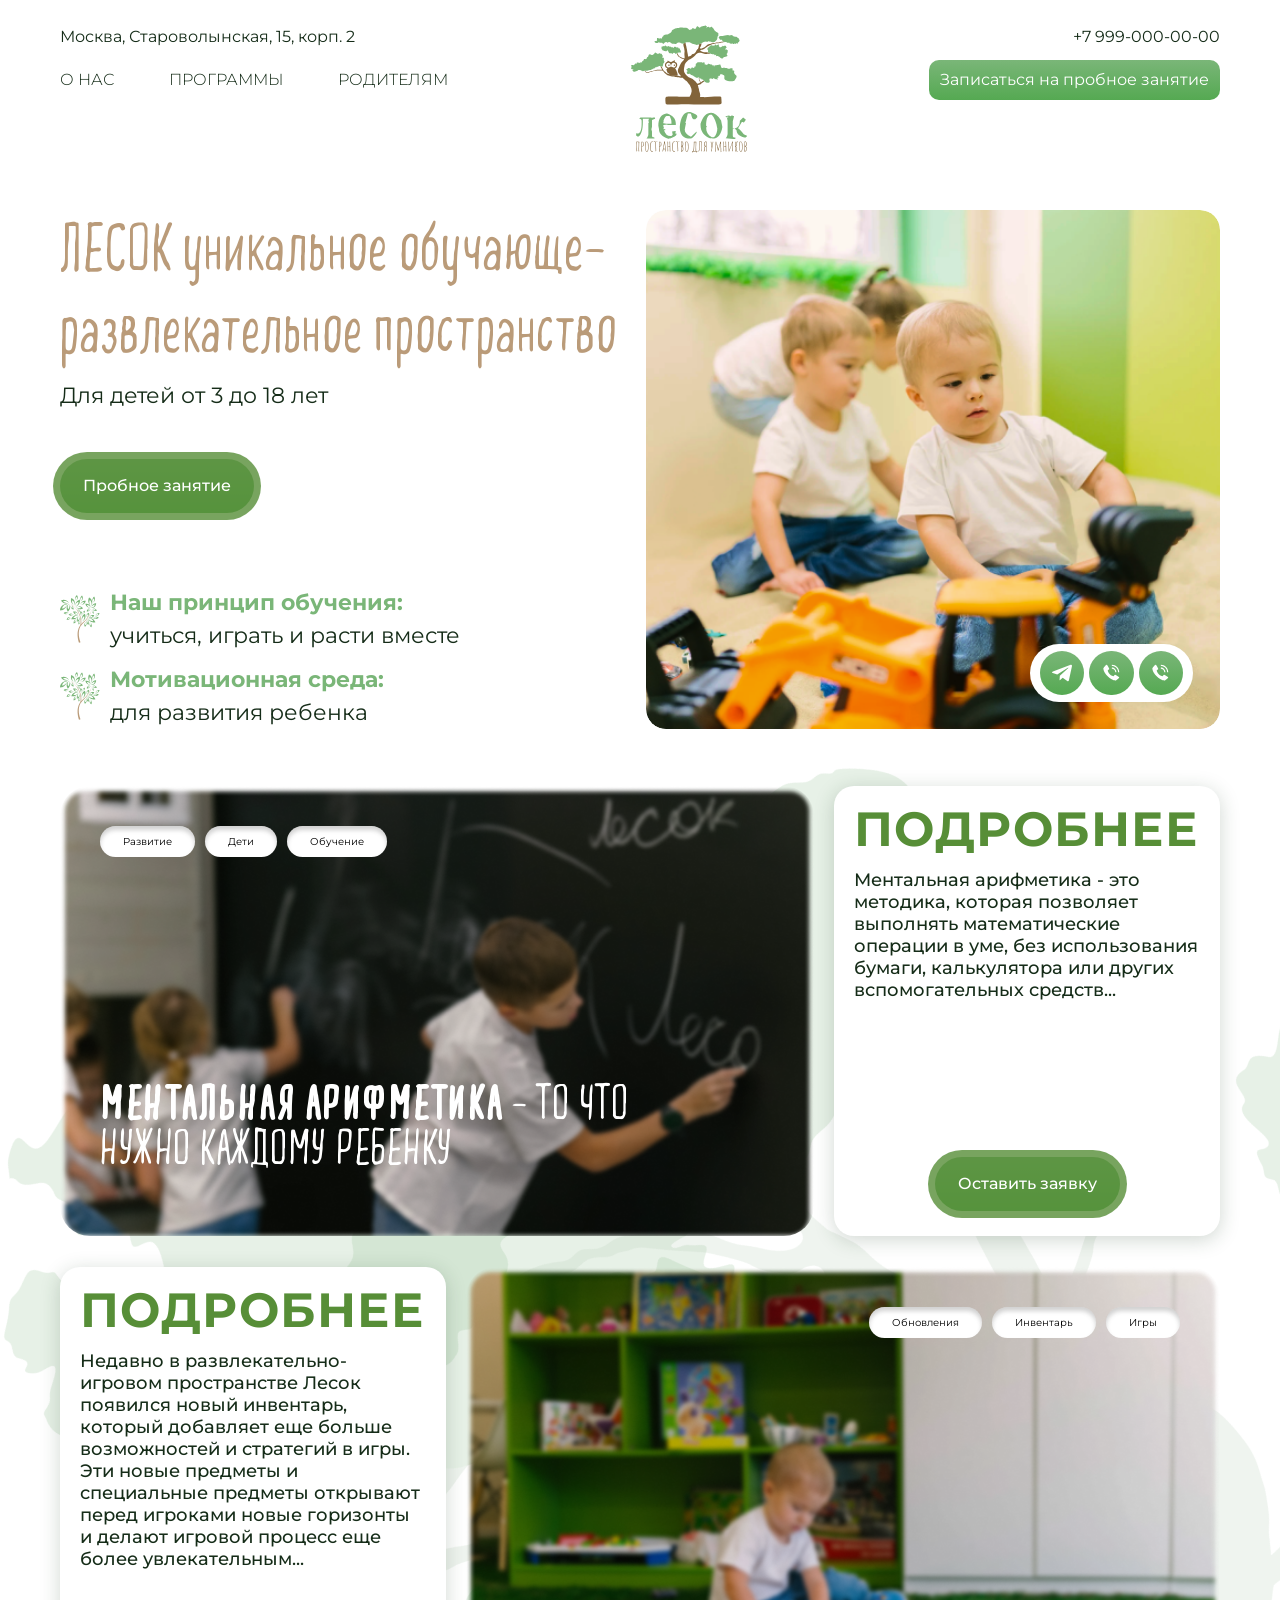
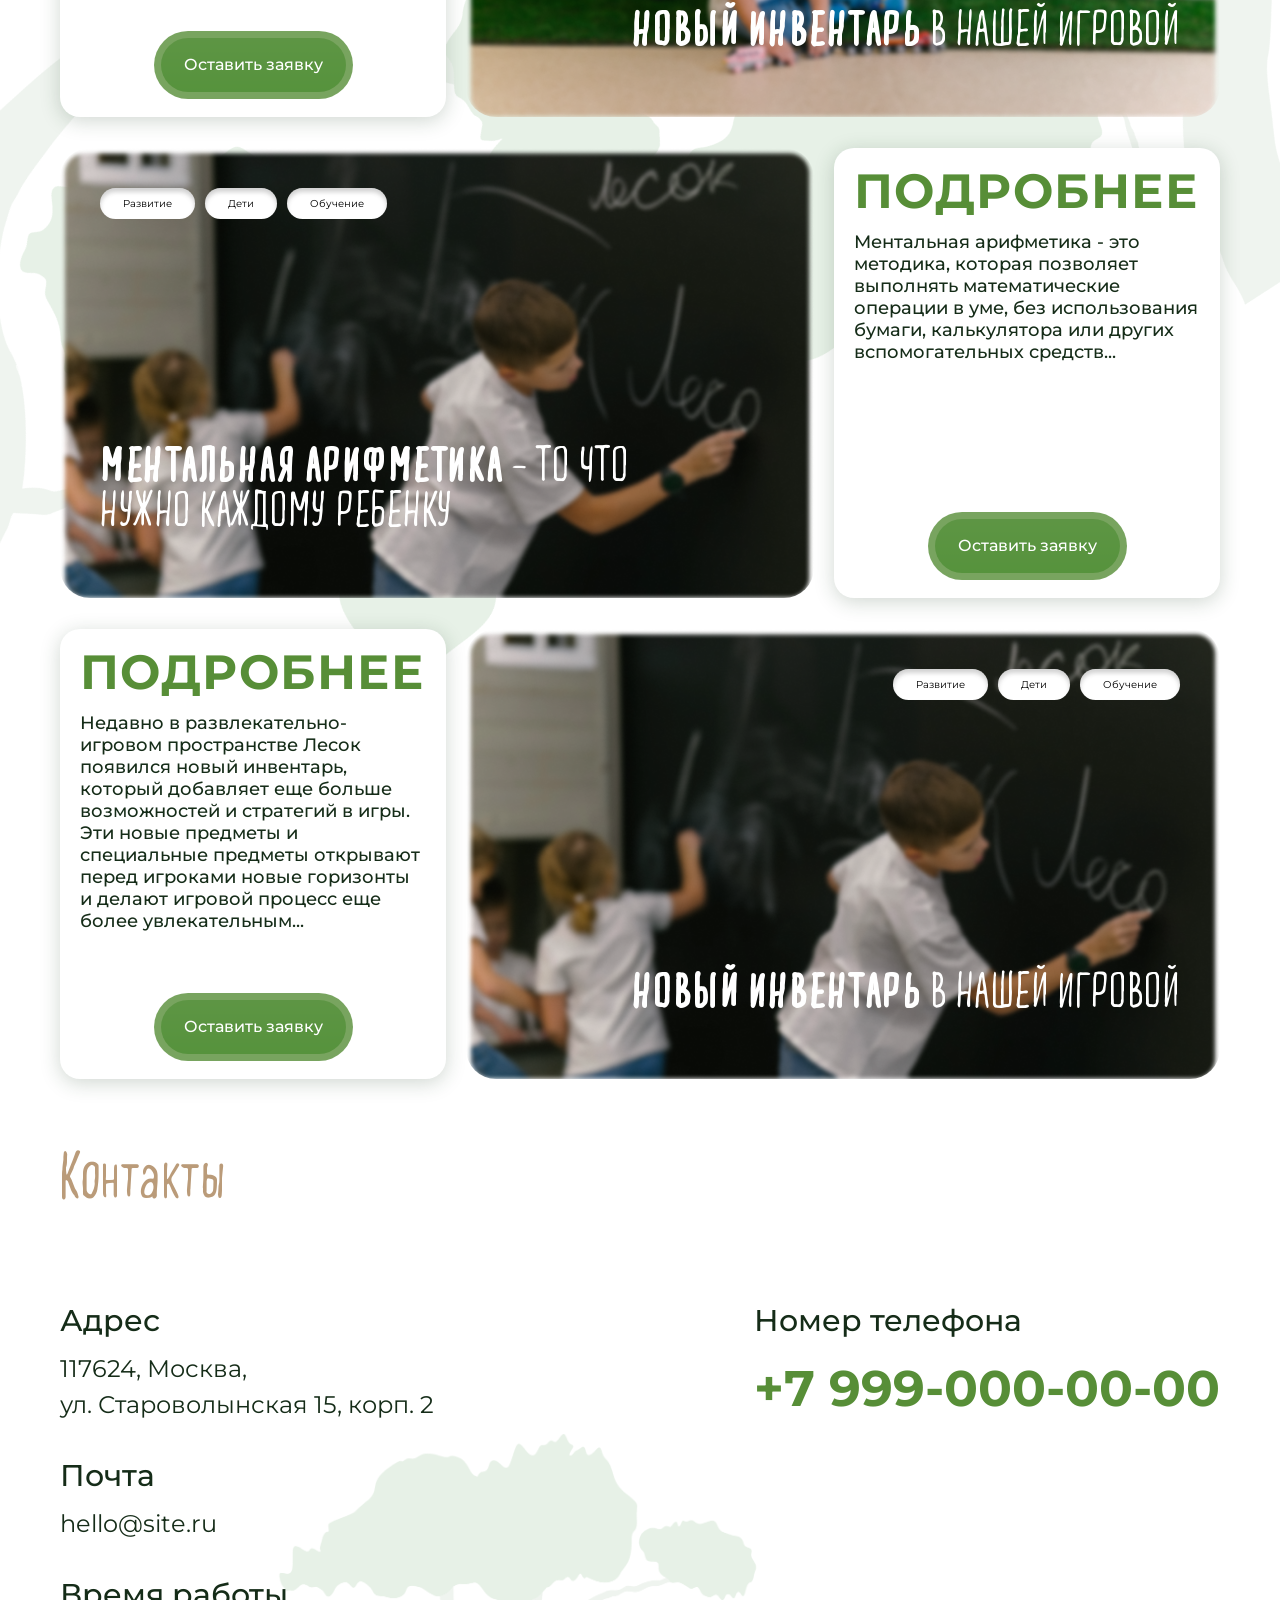
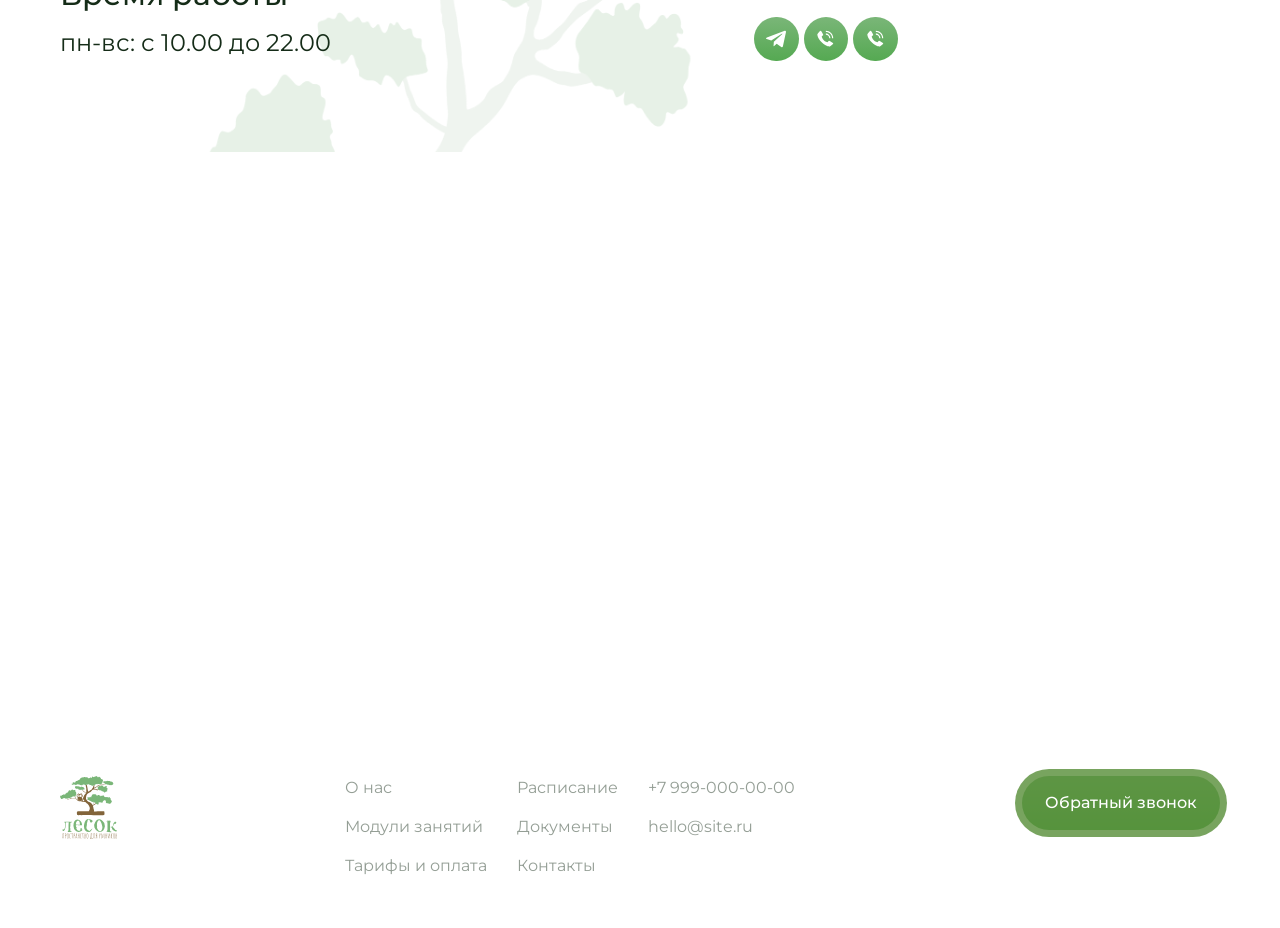
<file: archive-news.html>
<!DOCTYPE html>
<html lang="en">

<head>
	<meta charset="UTF-8">
	<meta name="viewport" content="width=device-width, initial-scale=1.0">
	<title>Лесок - пространство для детей и подростков</title>
	<link rel="preconnect" href="https://fonts.gstatic.com" crossorigin>
	<link href="https://fonts.googleapis.com/css2?family=Montserrat:wght@300;400;500;600;700;800&display=swap"
		rel="stylesheet">
	<link rel="stylesheet" href="assets/dist/magnific-popup/magnific-popup.css">
	<link rel="stylesheet" type="text/css" href="assets/dist/slick/slick.css" />
	<link rel="stylesheet" type="text/css" href="assets/dist/slick/slick-theme.css" />
	<link rel="stylesheet" href="assets/css/standart.css">
	<link rel="stylesheet" href="assets/css/style.css">
	<link rel="stylesheet" href="assets/css/category.css">
	<!-- добавить нижние -->
	<link rel="stylesheet" href="assets/css/rent.css">
	<link rel="stylesheet" href="assets/css/tarif.css">
	<link rel="stylesheet" href="assets/css/news.css">


	<link rel="apple-touch-icon" sizes="180x180" href="assets/favicon/apple-touch-icon.png">

	<link rel="manifest" href="assets/favicon/site.webmanifest">
	<link rel="mask-icon" href="assets/favicon/safari-pinned-tab.svg" color="#5bbad5">
	<meta name="msapplication-TileColor" content="#ffffff">
	<meta name="theme-color" content="#ffffff">
</head>

<body class="categories arenda news">
	<div class="home-page category ">
		<header class="header">
			<div class="container">
				<div class="header-content">
					<div class="nav-menu_left">
						<a href="#" class="adress-link_ya link-info-nav">Москва, Староволынская, 15, корп. 2</a>
						<div class="nav-menu_left_links">
							<a href="#" class="nav-menu_left_link">О НАС</a>
							<a href="#" class="nav-menu_left_link">ПРОГРАММЫ</a>
							<a href="#" class="nav-menu_left_link">РОДИТЕЛЯМ</a>
						</div>
					</div>
					<div class="nav-menu_center">
						<a href="/" class="logo-link">
							<svg xmlns="http://www.w3.org/2000/svg" width="116" height="128" viewBox="0 0 116 128"
								fill="none">
								<g clip-path="url(#clip0_68_464)">
									<path fill-rule="evenodd" clip-rule="evenodd"
										d="M55.7086 36.7875C55.9055 36.6465 56.0354 36.5118 56.1945 36.3328C56.515 35.9581 56.8354 35.6087 57.2271 35.3013C57.625 34.9982 57.9308 34.7834 58.3706 34.5477C60.4064 33.4593 62.6285 32.2699 64.1176 30.4594C62.6264 32.2699 60.4064 33.4593 58.3706 34.5477C57.9308 34.7834 57.6229 34.996 57.2271 35.3013C56.8354 35.6087 56.515 35.9581 56.1945 36.3328C56.0375 36.5118 55.9055 36.6465 55.7086 36.7875ZM55.7086 36.7875C55.9055 36.6465 56.0354 36.5118 56.1945 36.3328C56.515 35.9581 56.8354 35.6087 57.2271 35.3013C57.625 34.9982 57.9308 34.7834 58.3706 34.5477C57.9308 34.7834 57.6229 34.996 57.2271 35.3013C56.8354 35.6087 56.515 35.9581 56.1945 36.3328C56.0375 36.5118 55.9055 36.6465 55.7086 36.7875ZM58.3727 34.5477C58.8921 34.2698 59.4241 33.9856 59.9519 33.6866C61.4933 32.813 63.0097 31.8088 64.1197 30.4615C62.6306 32.272 60.4084 33.4593 58.3727 34.5477ZM67.8687 20.6873C67.5817 21.3799 67.632 21.8556 67.4959 22.5335C67.4226 22.8977 67.1838 23.3335 67.0205 23.6829C66.9178 23.904 66.6225 24.1187 66.4424 24.3124C66.2351 24.5334 66.0549 24.725 65.8413 24.9397C65.5418 25.2407 65.3805 25.5397 65.2297 25.9354C64.6831 27.468 63.9187 27.8448 63.6757 28.1901C63.4307 28.5374 62.3835 28.7837 61.6777 29.1016C60.9718 29.4195 60.6996 29.6784 60.354 30.171C59.9226 30.7331 58.534 31.3183 57.8428 31.472C57.6878 31.5078 57.1747 31.6931 57.0742 31.5583C56.9674 31.4131 56.982 30.9773 56.9862 30.7984C56.9925 30.3373 56.8647 29.6447 56.7977 29.1669C56.7181 28.6153 56.5652 27.9417 56.4438 27.3901C56.3118 26.7943 56.1212 26.3691 56.1024 25.7355C56.0982 25.607 56.0982 25.4786 56.0961 25.3502C56.0898 24.7229 55.9076 24.0408 55.7107 23.4514C55.562 23.0072 55.5076 22.7882 55.451 22.3167C55.3966 21.8135 55.3631 21.5567 55.2332 21.0578L55.1934 20.8978C55.1159 20.601 55.03 20.3547 54.9295 20.0663C54.6091 19.0453 54.6845 18.7884 54.6468 17.8074C54.6447 17.7253 54.6363 17.6516 54.6237 17.5843C53.9514 17.9569 53.9891 18.2748 52.2277 18.6621C52.2592 18.9379 52.2969 19.2095 52.3471 19.4852C52.3785 19.6452 52.3786 19.7905 52.3765 19.9505C52.3723 20.1484 52.3848 20.241 52.4079 20.4304C52.4246 20.5589 52.6299 20.7378 52.632 20.8683C52.6383 21.2094 52.5775 21.4072 52.6822 21.7272C52.8351 22.1967 53.0027 22.3609 53.1032 22.9019C53.1975 23.4661 53.2268 24.0219 53.3252 24.5966C53.3818 24.9881 53.4216 25.2639 53.5095 25.6555C53.7315 26.6322 53.5011 26.9859 53.4299 27.9185C53.3755 28.5964 53.3985 29.2742 53.4425 29.9521C53.4697 30.2994 53.5032 30.6257 53.5263 30.9773C53.5619 31.5288 53.719 31.8067 53.6394 32.4109L53.6331 32.453C53.5828 32.813 53.4949 33.2046 53.4027 33.5561C52.7116 33.4088 52.4435 33.3098 51.7984 33.0298C51.2162 32.7835 50.747 32.573 50.1836 32.2825C49.6873 32.0299 49.1783 31.7709 48.6882 31.5141C47.7814 31.0257 47.9007 30.7289 47.3646 29.9647C47.0672 29.5416 46.952 29.409 46.7258 28.9248C46.5687 28.5837 46.4137 28.2511 46.2483 27.9206C45.9048 28.0869 45.8063 28.1206 45.6199 28.2911C45.7749 28.5058 45.8608 28.7521 45.9446 29.03L45.9634 29.0911C46.2085 29.891 46.2755 29.8405 46.6986 30.5142C47.0923 31.1394 47.0567 31.5688 47.8672 31.8615C48.284 32.0109 48.4935 32.0909 48.839 32.3899C49.2621 32.7667 50.7261 33.3835 51.3146 33.6424L51.3837 33.674C51.9618 33.9308 52.5231 34.1182 53.12 34.3119C52.8435 34.9076 52.4288 35.5097 51.8152 36.0718C49.9847 37.7664 49.1637 39.76 48.1562 41.9662C47.9468 42.4273 47.7499 42.8967 47.4777 43.3241C47.0881 43.9872 46.9185 44.9135 46.8535 45.6797C46.82 46.3513 46.9876 46.8334 47.285 47.4249C47.3813 47.6186 47.5552 48.0944 47.7102 48.3259C48.0055 48.7638 48.2149 49.0669 48.5563 49.4901C48.839 49.8416 49.2391 50.09 49.5134 50.4479C49.7543 50.7616 50.0056 51.0626 50.2569 51.3679C49.4548 51.2942 48.6778 51.17 47.8861 51.0205C47.6201 50.97 47.3562 50.9132 47.0986 50.829C45.576 50.3195 45.2409 50.3111 43.6345 50.309C41.9883 50.3069 40.8657 50.6227 39.3284 49.9216C39.2258 49.8753 39.1504 49.7974 38.9702 49.6522C38.6372 49.3764 37.9838 49.0206 36.9743 48.6922C35.9208 48.3491 35.5354 47.9975 34.9595 47.4186C34.3856 46.8418 33.1206 46.4944 32.3143 45.0503C31.908 44.3219 31.2126 42.8209 30.6199 41.5073L29.491 41.2821C29.6628 41.7578 29.8596 42.2841 29.9832 42.5325C30.2429 43.0525 30.5864 43.2567 30.645 43.6293C30.7016 44.0061 31.2482 44.7008 31.2482 44.7008C31.2482 44.7008 29.868 44.844 29.38 44.844C28.8899 44.844 27.4511 44.6714 27.0511 44.6714C26.6489 44.6714 25.2394 44.7871 24.7786 44.9324C24.32 45.0777 22.3617 45.5955 21.6706 45.886C21.3941 46.0018 20.4642 46.1744 19.4128 46.4439C18.8243 46.5955 18.2127 46.8649 17.6179 46.9576C17.0461 47.046 16.4911 47.3828 16.0743 47.3554C15.7769 47.3365 15.5466 46.9681 15.4314 46.9281C15.0816 46.806 14.4407 46.3008 14.0302 45.745C13.8417 45.6987 13.649 45.7071 13.4773 45.7239C13.5485 45.8355 13.6218 45.9513 13.6909 46.0692C13.9129 46.4397 14.3486 46.6649 14.5789 46.9955C14.8638 47.3996 15.1591 47.6186 15.4879 47.8228C16.1141 48.2101 17.6493 47.6165 19.4798 47.0312C20.0348 46.8544 20.6904 46.7702 21.2705 46.5934C21.8088 46.4292 22.2528 46.1976 22.7659 46.0418C24.232 45.5997 25.6269 45.3176 26.4206 45.3934C27.361 45.4861 27.5642 45.4145 27.648 45.4145C27.7736 45.4145 27.5788 45.4503 28.892 45.4503C31.0786 45.4503 31.1372 45.4503 31.6524 45.7408C32.1718 46.0292 33.4955 47.7344 33.4955 47.7344C33.4955 47.7344 34.1552 48.4585 35.481 49.6143C36.8025 50.77 38.1555 50.6858 39.852 51.2626C40.2562 51.3995 40.5222 51.37 40.7798 51.4079C41.0584 51.45 41.3306 51.5531 41.7977 51.4773C42.4448 51.3742 43.0271 51.5552 43.6512 51.7089C44.1476 51.831 44.6335 51.9889 45.1299 52.1047C46.0116 52.3047 46.6546 52.3615 47.4253 52.3678C47.6787 52.3699 47.974 52.4541 48.2673 52.4457C48.6694 52.4352 49.0631 52.5594 49.4715 52.6289C49.6077 52.652 50.215 52.7362 50.3198 52.7341C50.4706 52.732 51.3858 52.7678 51.4591 52.7973C51.5178 52.8183 52.2278 53.3551 52.3178 53.433C52.965 54.0098 53.5661 54.5803 54.2426 55.1382C54.4939 55.3445 54.7955 55.595 55.0698 55.7698L55.0971 55.7845C55.9914 56.3466 56.8522 57.6223 57.4972 58.4644C57.8617 58.938 58.247 59.3991 58.6073 59.8706C59.0597 60.5085 59.133 60.7969 59.5456 61.74C59.8011 62.3252 59.8765 62.1568 60.0524 62.7273C60.2325 63.3083 60.3959 63.6389 60.509 64.5146C60.6221 65.8598 60.8169 66.2935 60.3603 67.5902C60.2304 67.9502 60.2765 68.4512 60.0859 68.7839L59.9246 69.1481C59.6419 69.6722 59.577 69.7754 59.3801 70.3059C59.1581 70.8469 58.8544 71.2343 58.5403 71.6595C58.247 71.6427 57.9517 71.6321 57.6606 71.6342C56.2092 71.6427 54.6887 71.6279 53.2393 71.6342C51.7921 71.6427 50.2611 71.6258 48.816 71.71C47.1342 71.8069 45.5592 71.5606 43.8732 71.5921C43.1863 71.6048 42.5705 71.4258 41.8919 71.4279C41.1044 71.43 40.3169 71.4364 39.5294 71.4364C35.5878 71.4364 34.3814 71.529 34.3898 73.9289C34.394 74.7625 34.2914 75.4088 34.4212 76.2888C34.5113 76.8887 34.4526 77.434 34.5804 78.0171C34.6579 78.3771 34.6809 78.636 34.9595 78.9118C35.5522 79.497 36.5554 79.5286 37.3282 79.5286C37.7513 79.5286 38.1723 79.5475 38.5933 79.5539C39.2949 79.5623 40.0028 79.4149 40.7212 79.4276C43.9444 79.4865 47.1656 79.4065 50.3826 79.2234C51.2874 79.1728 52.1963 79.1139 53.0969 79.2107C53.8132 79.2907 54.4646 79.1055 55.185 79.1707C55.8804 79.2339 56.848 79.1349 57.5475 79.1349C61.1624 79.1349 64.5805 79.5286 68.1954 79.5286C68.6708 79.5286 66.057 79.5286 87.7382 79.5286H87.7612C89.8347 79.5286 90.4588 78.9244 90.6033 77.8508C90.6389 76.6424 90.4023 75.2572 90.4148 73.9331C90.2787 73.8531 90.4337 72.3942 90.1405 72.1058C89.642 71.6153 88.9152 71.6048 88.2785 71.5816C85.5495 71.489 83.0677 71.6343 80.1439 71.6721C77.6558 71.7037 75.2095 72.1984 72.7235 72.1248C71.6889 72.0932 70.6437 71.8974 69.5903 71.9395C69.385 71.9479 69.1798 71.9521 68.9745 71.9542C69.008 71.8574 69.0394 71.75 69.0667 71.6342C69.3054 70.6259 69.2594 69.4323 68.9913 68.4197C68.7274 67.4176 68.3462 66.6387 68.1912 66.085C67.9566 65.2409 68.1703 64.6093 67.8854 63.9062C67.6257 63.262 67.3032 62.5715 67.1273 61.0537C67.1 60.8137 66.8927 60.538 66.8697 60.298C66.8529 60.1064 66.9136 60.159 67.1189 60.0896C67.7116 59.8811 68.3315 59.6517 68.9284 59.4748C69.5274 59.298 69.6657 59.077 69.829 58.938C70.0448 58.757 70.2165 58.6454 70.6249 58.2033C71.3433 57.4223 72.2732 57.3002 72.8114 56.7276C72.979 56.5487 73.1905 56.3676 73.4 56.2034C73.023 55.8813 72.8827 55.6077 72.6125 55.3424C72.6188 55.3487 72.623 55.355 72.6292 55.3614C72.5413 55.4561 72.4407 55.5508 72.3318 55.6371C71.959 55.9319 71.4459 56.0582 71.2595 56.3529C70.8532 56.9908 70.6396 57.0034 70.1201 57.2876C69.8563 57.1213 69.3683 56.8687 69.3012 56.3803C69.2782 56.2097 69.1756 56.1487 69.1484 56.0813C69.0813 55.8961 69.0646 55.8919 68.8112 55.2814C68.4656 54.4435 68.3232 54.673 68.3232 54.1235C68.3232 53.8288 68.254 53.1931 68.1912 52.6668C68.0656 52.5215 67.9629 52.4331 67.7849 52.3678C67.8017 52.5089 67.8163 52.6562 67.8205 52.7952C67.8352 53.2436 67.8058 53.1994 67.8792 53.7193C67.9525 54.2414 67.8645 54.0667 68.009 54.4435C68.0907 54.6561 68.0865 54.7319 68.1263 54.8182C68.1577 54.8835 68.2415 54.9488 68.2415 55.1382C68.2415 55.3403 68.3399 55.4856 68.386 55.635C68.4404 55.8077 68.4467 55.9719 68.5159 56.0245C68.6457 56.1276 68.6143 56.3087 68.8007 56.5381C68.9892 56.7697 69.2175 57.0287 69.2615 57.1318C69.3054 57.2329 69.5358 57.4055 69.5358 57.4055L69.6594 57.5634L69.5651 57.6244C68.6436 58.2307 68.9326 58.0286 67.9545 58.2307C67.433 58.3381 66.8466 58.6012 66.411 58.8265C65.5355 57.4665 62.3981 53.9425 59.5267 53.0099C57.2082 52.2563 54.1923 49.3911 53.3064 47.1281C53.1702 46.7807 52.9629 46.4397 52.9796 46.065C52.9943 45.7429 52.9147 45.4019 52.9126 45.0545C52.9084 44.3156 53.0215 43.7219 53.1095 42.9999L53.1262 42.8567C53.1618 42.543 53.2184 42.2357 53.277 41.922C53.3545 41.4947 53.4739 41.0715 53.5598 40.64C53.7441 39.68 53.6687 39.6421 54.1797 38.7664C54.3829 38.4211 54.5798 37.9959 54.7808 37.6738C55.0154 37.2991 55.3631 37.0423 55.7191 36.7896C55.916 36.6486 56.0458 36.5139 56.205 36.3349C56.5254 35.9602 56.8459 35.6108 57.2375 35.3034C57.6355 35.0003 57.9413 34.7855 58.3811 34.5498C60.4168 33.4614 62.639 32.272 64.1281 30.4615C65.634 28.5711 66.2204 28.2764 67.1315 27.9859C68.2143 27.6385 68.8195 27.5796 69.9777 27.769C71.1066 27.9669 72.1056 28.348 73.1989 28.6553C73.7665 28.8027 74.3362 28.7732 74.9226 28.8974C75.6996 29.0553 76.3279 28.9458 77.1049 28.8448C77.5741 28.7858 78.0516 28.7121 78.5229 28.649C78.837 28.6069 79.0946 28.5522 79.3648 28.4785C78.9103 28.0174 78.571 27.5733 77.528 27.4133C76.7426 27.569 76.1583 27.4869 75.264 27.3375C74.8933 27.2764 74.5896 27.2491 74.2126 27.247C73.2994 27.247 72.8659 27.1585 71.9883 26.9249C71.4878 26.7922 71.2113 26.6638 70.7443 26.4554C70.2751 26.2491 69.3829 26.1039 69.2007 25.5965C69.1148 25.3123 69.4311 25.0534 69.674 24.9734C70.3945 24.7313 70.5914 24.8408 71.293 24.765C71.7559 24.7144 72.0512 24.485 72.4826 24.2913C73.113 24.0071 73.7916 23.5566 74.0974 23.1482C74.4032 22.7377 76.5876 21.3336 76.9437 21.1673C77.5552 20.8831 78.1501 20.6073 78.7679 20.3273C79.5554 19.9631 80.301 19.5547 81.0969 19.1863C81.5849 18.961 81.9053 18.9695 82.2739 18.9021C82.5839 18.8474 82.9336 18.7021 83.4091 18.6874C84.117 18.6663 84.5149 18.3316 85.1977 18.1927C86.0606 18.0179 86.6889 18.3337 87.5581 18.1842C88.2597 18.0664 88.8419 17.7758 89.5435 17.6285C90.1425 17.5022 90.5782 17.5759 91.1625 17.5169C91.8474 17.4516 92.4192 17.1653 93.0998 17.1085C93.2066 17.1022 93.3093 17.0917 93.4098 17.0811C93.3093 17.0917 93.1941 16.7296 92.637 16.5864C92.3731 16.6369 92.1448 16.7022 91.7908 16.8096C91.4138 16.9275 91.0389 16.8412 90.6473 16.8643C89.6797 16.9233 88.7309 17.0875 87.8052 17.3801C87.1853 17.5737 87.0093 17.6222 86.3538 17.5422C85.5098 17.4348 85.4574 17.5253 84.6867 17.8222C83.7442 18.1821 82.963 17.8622 81.9933 18.1042L81.9053 18.1253C81.6309 18.199 81.3608 18.2853 81.0843 18.3611C80.5816 18.4937 80.1879 18.5842 79.6873 18.7547C79.3501 18.8726 79.015 18.9968 78.6778 19.1126C78.4035 19.2073 78.1521 19.2705 77.8694 19.3316C77.5238 19.4052 77.1992 19.4263 76.8934 19.6073C76.2798 19.9757 75.2388 20.9083 75.0797 21.0557C74.6734 21.4325 74.2063 21.7862 73.7811 22.003C73.2408 22.2788 72.8722 22.4998 72.3695 22.8324C71.5506 23.3419 70.2668 23.885 69.3054 23.5335C68.8886 23.3798 68.9536 22.9187 69.0436 22.5651C69.0834 22.443 69.1253 22.3588 69.1881 22.2514C69.4814 21.8283 69.6133 21.763 69.8227 21.2409C69.9526 20.9167 70.0468 20.6641 70.1955 20.3357C70.4511 19.7863 70.3861 19.1905 70.5055 18.5947C70.5307 18.4684 70.5453 18.3527 70.5537 18.239C69.1588 19.2789 68.4656 18.9105 67.4079 19.4326C67.9106 19.2389 67.7116 19.9568 68.1912 19.8894C68.1179 20.1126 68.0383 20.3147 67.8687 20.6873Z"
										fill="#82643A" />
									<path fill-rule="evenodd" clip-rule="evenodd"
										d="M29.4869 41.2805L30.6158 41.5058C31.3844 41.6194 32.0023 41.6384 31.8892 40.6763C31.8473 40.3079 32.0735 40.1395 32.1259 39.8953C32.1719 39.6743 32.0379 39.369 32.0923 39.1648C32.1824 38.8238 32.2829 38.4512 32.5091 38.2491C32.7269 38.0533 33.0704 38.028 33.1312 37.7586C33.1626 37.6196 33.1144 37.3586 33.194 37.1523C33.2945 36.8913 33.5207 36.6765 33.4788 36.4513C33.3992 36.0197 32.8945 35.7692 32.9071 35.4155C32.9175 35.1335 32.5678 34.9145 32.639 34.6008C32.6683 34.464 33.1333 34.3124 33.1479 34.1272C33.1626 33.9335 32.8673 33.744 32.8484 33.4641C32.8338 33.243 32.7542 32.8725 32.6055 32.7715C32.3751 32.6136 31.9834 32.9293 31.5436 32.8157C30.5739 32.5652 32.7919 30.5484 31.3174 30.2116C30.442 30.0116 31.7866 28.6664 29.7885 28.6917C28.9947 28.7022 28.9235 27.8728 27.3925 28.8138C26.6469 29.2706 25.5809 27.8012 24.6887 27.6265L24.6363 27.6201C24.0583 27.6012 23.6771 28.1191 23.3503 28.5296C23.0278 28.9317 22.9671 28.9527 22.5524 29.2306C21.9492 29.6348 22.3031 29.6811 21.4361 29.9042C20.8769 30.0495 20.6025 30.18 20.1585 29.74C19.6454 29.2306 18.9144 28.9927 18.2568 29.3885C18.0662 29.5021 17.6452 29.8832 17.6117 30.1126C17.6033 30.46 17.4756 30.9526 17.3332 31.2621C17.0609 31.8389 16.996 31.7799 16.4891 32.0536C15.3183 32.7167 16.2483 33.4514 15.4461 33.8704C14.6293 34.2935 14.5099 34.2556 13.6366 34.083C13.0438 33.9651 12.8197 34.5672 12.6396 35.024C12.5517 35.2513 12.3946 35.8282 12.116 35.8639C11.628 35.8639 11.3683 36.0955 11.0227 36.8176C10.9159 37.0407 10.7442 37.4302 10.5054 37.5228C10.0551 37.6954 10.0635 37.0976 9.6949 37.0976C8.92417 37.0028 10.2415 39.4385 7.95656 37.5691L7.91676 37.5396C7.60051 37.3039 7.7157 37.8912 7.13974 37.7186C6.83396 37.6281 6.73762 37.5333 6.36901 37.4912C5.76163 37.4218 5.69252 38.028 5.65482 38.4933C5.59199 39.2659 5.08305 38.2154 4.50709 38.4891C4.26205 38.6049 4.28299 38.5922 4.19503 38.8259C4.05889 39.1922 3.54158 38.8743 3.77406 39.3964C4.06308 39.9816 3.87668 39.6869 3.57718 39.6259C2.91326 39.4932 3.19391 40.5921 2.28704 40.3058C1.87235 40.1753 1.72783 40.1143 1.27963 40.0553C-1.10169 39.8069 0.992701 41.7205 0.647126 42.1689C0.452348 42.4068 0.213587 42.6194 0.0900176 42.9057C-0.125705 43.4046 0.0502242 43.7099 0.510991 43.9057C0.931964 44.0867 1.19795 44.2846 1.67757 44.3393C1.76972 44.3477 2.39385 44.3625 2.38338 44.4677C2.36034 44.6867 1.41158 44.7393 1.48279 45.2929C1.57494 46.0424 2.32264 46.5624 2.97819 46.796C3.60441 46.9687 4.616 46.6066 5.1773 46.335C5.65901 46.1013 5.76792 45.9161 6.33131 45.8508C6.80255 45.7961 6.80045 45.7519 6.96172 45.3456L6.98685 45.2866C7.23609 44.7372 8.92207 44.7519 9.82685 45.3498C10.1745 45.5708 10.2855 45.6003 10.6939 45.6382C11.0437 45.6824 11.2008 45.775 11.4709 45.9898C11.6071 46.0929 11.7788 46.2171 11.9506 46.2466C12.2605 46.2971 12.7988 45.9687 13.1171 45.8382C13.2428 45.7898 13.358 45.7498 13.4711 45.7224C13.6428 45.7056 13.8355 45.6971 14.024 45.7435C14.5476 45.8698 14.6188 45.8698 15.1843 45.8319C15.9739 45.775 16.1561 45.8487 16.9645 45.5898C17.5237 45.4066 18.3154 45.0151 18.8767 45.0045C19.9072 44.9877 21.1491 44.2677 21.9827 43.712C22.5964 43.3015 23.0592 43.7099 23.5912 43.2131C23.8593 42.9646 24.0289 42.9099 24.2698 42.6215C24.7347 42.0678 24.5902 42.5099 25.095 42.2299C25.3861 42.051 25.407 42.3331 25.5641 42.1689C25.7798 41.9436 25.583 41.6784 25.8238 41.7794C26.1275 41.91 26.4396 41.9163 26.7495 41.7963C27.1349 41.6216 27.3276 41.331 27.8135 41.1521C28.2554 40.9921 28.9424 41.15 29.4869 41.2805ZM45.6158 28.2854C45.8022 28.1149 45.9007 28.0812 46.2442 27.9149C46.4117 27.8517 46.6086 27.8033 46.839 27.7717C47.4065 27.7107 47.9867 27.658 48.5564 27.5991C48.7826 27.5759 50.0769 27.4412 50.0895 27.1486C50.0811 27.0538 50.0434 27.0054 49.9952 26.9254C49.8004 26.5844 49.7837 26.397 49.7606 26.016C49.6999 24.9424 48.8873 25.1234 48.9752 24.0351C48.9941 23.7193 49.0088 23.5024 48.6443 23.5088C48.2862 23.5151 48.2024 23.5109 47.861 23.4098C46.9248 23.1256 47.7249 22.1594 46.5164 22.3951C46.4452 22.4141 46.3803 22.4309 46.3091 22.4583L46.2651 22.473C45.6096 22.6562 45.3938 22.2836 44.9456 21.8794C44.7906 21.7383 44.5833 21.5089 44.4137 21.7131C44.1414 22.0351 44.1644 22.113 43.7351 21.8667C43.3057 21.6183 43.2157 21.8267 43.0418 22.2141C42.9308 22.4562 42.7633 22.772 42.4868 22.8498C41.8564 23.0267 41.5904 22.0457 41.2951 21.8899C40.9412 21.7699 40.5788 22.6056 40.005 22.1699C39.5253 21.8099 39.7117 21.4015 38.9075 21.6625C38.0928 21.9257 38.1556 21.1447 37.6069 21.0626C37.2445 21.0878 36.9471 21.3236 36.6246 21.471C35.6423 21.8899 35.5041 20.972 34.7355 20.6626C34.6328 20.6226 34.5281 20.5847 34.4171 20.57C33.9605 20.5047 33.8872 20.8731 33.6736 21.1173C33.3364 21.391 33.0746 21.2773 32.6851 21.1826C32.4358 21.1236 32.3311 21.0647 32.107 21.2015C31.7426 21.4268 31.4912 21.4183 31.0912 21.4962C30.2702 21.6541 30.4022 21.9425 30.532 22.6035C30.599 23.0077 30.5488 23.0435 30.4336 23.4098C30.3456 23.6856 30.6095 23.9087 30.7771 24.1214C31.0598 24.4813 31.1624 24.7255 31.3823 25.1024C31.5331 25.3529 31.6295 25.5445 31.9415 25.5318C32.3667 25.515 32.4798 25.5823 32.8233 25.8118C33.4118 26.2034 33.6443 25.8897 34.2412 25.915C34.8569 25.9423 34.1616 26.6244 35.1271 26.3297C35.2381 26.2897 35.3575 26.2434 35.4622 26.1928C35.8497 25.9844 35.9104 25.7697 36.1994 25.5045C36.8236 24.9255 37.0958 26.216 37.3053 26.5549C37.5734 26.9865 37.8582 26.9275 37.8163 27.538C37.7954 27.8517 38.0237 27.8349 38.2938 27.9654C38.5158 28.0706 38.719 28.1548 38.9599 28.2117C39.9463 28.4496 40.2207 28.0538 41.2595 28.6306C41.8166 28.9401 41.7936 28.8664 42.0135 28.3822L42.0344 28.338C42.2418 27.8896 42.4889 27.5822 43.0314 27.7443C43.5445 27.9001 43.9278 28.1717 44.2964 28.5506C44.4325 28.6917 44.7173 29.0769 44.9226 29.0032C45.1593 28.9106 45.287 28.5885 45.6158 28.2854ZM67.7787 52.3684C67.9546 52.4337 68.0573 52.52 68.185 52.6673C68.5055 53.0652 68.6437 53.6652 69.0919 53.621C69.6218 53.5683 69.9988 53.1241 70.2794 53.8546C70.3967 54.1536 70.4428 54.4336 70.7674 54.5514C71.2198 54.6735 71.6806 54.3957 72.1581 54.8462C72.3173 54.9977 72.468 55.1662 72.6021 55.3388C72.8723 55.6061 73.0126 55.8798 73.3917 56.2019C75.0065 57.7092 77.1804 58.3702 78.3554 57.1892C79.7356 55.8019 76.7448 53.8357 79.7356 53.6062C80.3849 53.5557 80.5 53.7578 81.0404 53.8967C81.3985 53.9578 81.6038 53.9536 81.7965 53.6378C82.0457 53.2568 82.1986 53.3157 82.6321 53.3473C83.5139 53.4147 83.4867 53.9431 84.0794 54.2609C84.7349 54.5578 84.6281 53.7578 85.5308 54.3346C85.9622 54.6104 86.0963 54.6925 86.6115 54.4925C87.1225 54.2672 86.513 53.8483 86.3602 53.4673C86.1151 52.8105 86.645 52.5894 87.2084 52.6526C87.6629 52.7031 87.6273 52.6863 87.2984 52.3158C87.1958 52.1958 87.0764 52.1221 86.9508 52.08C86.9633 52 86.9487 51.901 86.8963 51.7726C86.8335 51.6169 86.8921 51.3474 87.1644 51.2232C87.4157 51.1074 87.51 51.4695 87.7257 51.499C87.9309 51.4905 87.8786 51.3053 87.8367 51.1453C87.7655 50.8548 87.5435 50.4211 87.977 50.8169C88.3394 51.1474 88.3058 50.7453 88.5446 50.8485C88.8169 50.9643 88.8776 51.0042 88.9132 50.7622C88.9823 50.2864 88.8378 49.1875 89.5206 49.1454C89.8138 49.1286 90.1657 49.2591 90.4924 49.2717C91.1123 49.297 91.1375 49.4296 91.6527 49.6906C92.0171 49.8717 91.9417 49.6696 92.2663 50.0253C92.6056 50.3959 92.9135 49.9854 93.1858 50.5159C93.2654 50.6716 93.2989 50.8422 93.3303 51.0106C93.4895 51.88 93.3115 52.4926 93.2821 53.3178C93.2696 54.143 93.6759 54.6735 94.3586 55.0714C96.2247 56.1577 102.763 57.345 103.899 54.9935C104.877 52.9705 106.546 51.5832 104.99 50.1938C103.438 48.8065 102.805 47.476 103.151 46.6676C103.494 45.8592 103.553 45.514 101.942 45.3961C100.332 45.2803 102.632 43.9499 101.423 43.4888C100.217 43.0257 100.332 43.6046 98.4343 43.7204C96.5347 43.8362 96.4761 42.6805 95.2697 42.9099C94.943 42.9731 94.2078 43.1562 93.9209 43.051C93.301 42.8278 93.4224 42.251 92.5575 42.7057C91.8956 43.0531 91.6338 43.3099 90.8924 42.9036C90.5699 42.7289 90.3772 42.5057 90.2662 42.1563C90.1091 41.6384 89.8641 41.3458 89.7091 40.8363C89.6211 40.5458 89.4641 39.7922 89.263 39.609C89.0159 39.3859 88.4148 39.6595 88.0755 39.7038C87.7257 39.748 87.4074 39.6806 87.1016 39.8995C86.5905 40.1522 86.4356 40.0322 85.9413 40.0174C85.3611 40.0195 85.1978 40.6511 84.781 40.489C84.4668 40.3648 84.3831 40.4385 84.36 40.1037C84.3516 40.0111 84.1296 40.1058 84.0982 40.1774C83.8259 40.8132 83.4636 39.8553 83.4406 40.6974C83.4364 40.8237 83.4385 41.5247 83.2772 41.5016C83.1306 41.4805 82.7452 41.0595 82.6719 40.9269C82.519 40.6427 82.5463 40.1879 82.4876 40.0869C82.3473 39.849 81.4928 40.4974 81.2729 40.3648C80.9503 40.1732 81.4321 39.3017 80.6781 39.4238C80.3493 39.4764 80.2529 39.5206 79.9052 39.4596L79.7754 39.4238C79.2644 39.249 79.0591 38.9417 78.4203 38.8954L78.3554 38.8891C77.8862 38.8554 77.2621 38.607 76.8746 38.9859C76.6003 39.2785 75.9552 40.5058 75.4798 39.8722C75.1991 39.4974 74.8368 39.5374 74.7342 39.4596C74.4996 39.2785 74.3006 39.8785 73.777 39.3753C73.5529 39.1627 73.7498 38.6322 73.6975 38.3122C73.6346 37.9186 73.3163 37.2176 72.8178 37.3249C72.4345 37.4091 72.179 37.7081 71.735 37.6996C71.6575 37.6933 71.6052 37.6765 71.5319 37.6554C71.2156 37.5565 71.1067 37.447 70.8428 37.3249C70.7423 37.2786 70.6815 37.266 70.5747 37.247L70.5035 37.2386C70.1935 37.2239 69.7642 37.2702 69.4479 37.2976C68.7191 37.3586 68.1033 37.3081 67.385 37.3081C66.8404 37.306 66.4278 37.287 66.122 37.7986C65.8519 38.2512 65.8288 38.3333 65.3199 38.4764C64.8172 38.6175 64.7942 38.9227 64.7418 39.4217C64.6601 40.2069 64.6308 40.1374 64.7293 40.7205C64.7649 40.9226 64.6329 41.0384 64.5094 41.19C64.3271 41.4174 64.3125 41.5942 64.0276 41.6405C63.5732 41.7142 63.1166 41.6994 62.8171 42.1163C62.6495 42.3478 63.0202 42.5289 63.1857 42.6194C63.2967 42.6783 63.8769 42.9141 63.881 42.9941C63.8936 43.2088 62.7647 43.0636 62.593 43.0741C61.9458 43.1436 61.8683 42.8846 61.5018 42.4636C60.9091 41.7879 60.44 43.0173 60.1635 43.3794C59.5226 44.2151 58.8754 43.2236 58.0565 43.1036L57.979 43.0931C57.0303 42.9836 56.9758 43.4552 56.2742 43.9035C55.9496 44.1099 55.5286 44.0972 55.3338 44.2888C55.1097 44.5498 55.47 44.813 55.6647 44.9772C56.1506 45.3835 56.8187 45.8487 56.381 46.5582C56.1339 46.9581 55.3925 46.9245 55.6124 47.3244C55.7967 47.657 55.9328 47.6549 55.981 48.0823C56.0313 48.556 56.3266 49.0612 56.869 49.0086C57.3905 48.9559 57.5874 48.6759 58.2597 48.6844C58.7142 48.6907 58.8922 48.6928 59.131 49.097C59.3132 49.4001 59.4723 49.5054 59.7949 49.6254C60.6934 49.9411 61.6317 50.2211 62.3626 50.8737L62.4108 50.9137C62.8359 51.3053 62.9846 51.2695 63.4307 51.5221C63.8308 51.8063 63.8643 52.0779 64.0926 52.2589C64.4779 52.5621 64.9806 52.0189 65.4414 52.7515C65.6717 53.1178 65.7723 53.1894 66.1765 52.9052C66.7106 52.5284 67.0813 52.1052 67.7787 52.3684ZM70.5475 18.2395C70.8805 17.9996 71.1276 17.8311 71.2826 17.6775C71.4963 17.7175 71.779 17.6269 72.1748 17.3554C72.6691 17.0164 72.9623 16.8375 73.5655 16.8522C74.2336 16.8733 74.154 16.907 74.7279 16.5849C75.6117 16.1828 75.4588 17.4585 76.5458 16.7196C76.7595 16.5765 77.0673 16.1849 77.1951 16.1302C77.5763 15.9723 77.6936 16.9028 78.2423 16.5744C78.414 16.4502 78.5942 16.5554 78.7847 16.6144C79.0905 16.7007 79.4005 16.7807 79.7084 16.8607C81.8949 17.4375 83.6772 17.0333 84.3684 16.166C85.0574 15.2986 86.4879 14.9723 86.4397 12.2925C86.4146 10.8462 87.533 11.6567 87.3613 9.86312C87.1874 8.07163 88.2807 8.41687 85.4051 6.97273C82.5295 5.52649 83.6207 4.31181 81.897 3.09713C81.3148 2.68873 81.386 2.69294 81.0551 2.07613C80.7618 1.52458 80.4456 1.75615 80.033 2.03613C79.6874 2.27191 79.1094 2.66768 78.6716 2.60242C78.0454 2.45085 78.3868 1.34985 77.438 1.75404C77.1113 1.89509 76.9312 1.98771 76.5772 2.09087C76.0746 2.23612 75.884 2.73084 75.4023 2.63821C75.1342 2.58768 75.8798 1.84667 75.9091 1.81509C76.2107 1.44879 75.7311 1.44879 75.4693 1.32038C74.9876 1.06986 74.8242 0.450948 74.4787 0.248852C73.976 -0.0416596 73.2534 1.21302 72.6963 1.10355C72.5895 1.0825 72.4283 1.01934 72.3193 0.985658C71.6617 0.777247 71.5842 1.47616 70.7192 1.47406C70.2606 1.47406 70.1516 1.48458 69.8417 1.85509C69.3307 2.49716 69.0165 2.87188 68.1515 2.4698C67.8248 2.29507 67.4876 1.99403 67.1839 1.76246C66.3189 1.09513 66.0341 1.15407 65.5126 2.12244C65.2717 2.57084 64.7586 3.80447 64.3125 3.99814C63.7302 4.17708 63.2925 3.74973 62.7899 3.48869C62.35 3.26134 61.8725 3.0845 61.3929 3.30975C60.8253 3.575 61.0243 4.34339 60.1614 4.4697L60.019 4.49075C59.5268 4.55601 59.7739 4.44654 59.3006 4.69284C59.1121 4.80442 59.0137 4.92652 58.9718 5.06125C58.4398 5.0023 57.9853 4.7981 57.6272 4.35181C57.1727 3.79394 56.67 3.25923 55.9852 3.00872C55.5349 2.84662 54.5505 2.61716 54.1044 2.72452C53.7965 2.7982 53.7965 2.84241 53.4405 2.8382C52.7095 2.83188 51.9514 2.60453 51.2288 2.50348C50.9817 2.4719 50.7429 2.45295 50.4937 2.44453C49.457 2.40875 49.1972 2.43822 48.2527 2.81504C47.771 3.0024 47.4882 3.04029 46.9751 2.99609C46.3719 2.94977 46.2777 3.03608 45.7499 3.26134C45.3917 3.41712 45.3624 3.19608 44.9079 3.3266C44.5184 3.43817 44.089 3.61079 43.7141 3.76868C43.4335 3.89078 43.1591 4.0234 42.8847 4.15603L42.8408 4.17708C39.3327 5.91173 41.8061 6.54749 39.1588 7.87795C36.5136 9.20841 37.7786 8.97474 35.303 9.6105C34.3669 9.84417 33.4097 10.0315 32.5091 10.3894C32.0882 10.5536 32.6599 11.3451 32.2515 11.3367C31.8641 11.3283 31.4954 11.5662 31.2336 12.1977C31.1771 12.3346 30.8315 13.1093 30.8231 13.1808C30.8022 13.3472 31.0912 13.585 30.8462 13.6229C30.6828 13.6482 30.3351 13.4882 30.176 13.4229C28.7036 12.8356 29.3215 13.7787 28.312 13.5408C27.6941 13.3956 27.2333 13.0251 26.5506 12.9872C26.3809 12.983 26.2699 13.004 26.1443 13.1177C26.027 13.2503 26.0018 13.4356 25.9851 13.6019C25.9516 14.1513 25.9977 14.726 25.9537 15.2481C25.828 16.4207 24.9526 16.107 24.0918 16.0312C23.4174 15.9723 23.5786 16.467 23.7629 16.8986C24.0457 17.5554 24.2886 17.5996 24.7955 18.0248C25.0363 18.229 24.8122 18.109 25.1829 18.0332C25.5913 17.9469 25.8029 18.189 26.4291 17.9469C26.4815 17.9259 26.5338 17.9027 26.5841 17.8817C27.2375 17.5722 27.491 17.2143 28.3036 17.3912C28.9947 17.5617 28.8963 17.7533 29.732 17.6606C30.222 17.6059 30.3624 17.6333 30.8169 17.8248C31.3844 18.0669 31.3467 18.0332 31.7656 18.4564C32.1677 18.8606 32.5384 18.7995 32.9636 18.4669C33.5563 18.0059 33.4307 17.6859 34.325 17.328C34.6915 17.187 35.3428 17.0164 35.7282 17.1533C36.078 17.2775 36.5534 17.7301 36.8215 17.728C37.276 17.7259 37.4812 16.9175 38.2226 17.0143C38.7902 17.088 39.2824 17.3933 39.7662 17.6817C40.4008 18.0564 40.2856 18.5785 41.3558 18.6564C41.7894 18.6901 42.0889 18.669 42.5434 18.7595C43.4419 18.9342 44.4932 19.0016 45.3708 18.6922C46.6379 18.2311 45.8316 17.3617 47.6725 17.5385C49.5114 17.7112 49.1093 17.9427 51.1241 18.5785C51.5346 18.709 51.8969 18.7279 52.2299 18.6753C53.9913 18.288 53.9536 17.9722 54.6259 17.5975C55.0888 17.4038 55.6103 17.2733 56.2449 17.3049C58.5445 17.4206 58.3162 16.4965 60.042 18.0564C61.7657 19.6184 63.3218 18.7511 64.4151 19.5595C65.5084 20.37 66.6582 19.7342 67.4059 19.4437C68.4594 18.909 69.1526 19.2795 70.5475 18.2395ZM92.6245 16.587C93.1816 16.7301 93.2968 17.0922 93.3973 17.0817C93.5125 17.1617 93.7806 17.1996 94.455 17.1175C94.943 17.0607 95.4142 17.2585 95.8708 17.427C96.1116 17.5175 96.3483 17.6101 96.585 17.709C97.2301 17.9848 97.3013 17.7785 97.8982 17.6585C98.5809 17.5175 98.6124 18.3911 99.3622 18.6016C99.7266 18.7048 100.154 18.8353 100.531 18.7827C101.046 18.6879 101.413 18.3132 101.871 18.669C102.192 18.9174 102.611 19.3974 103.013 18.9132C103.071 18.8269 103.126 18.7322 103.184 18.6479C103.272 18.549 103.325 18.509 103.455 18.4774C103.932 18.3659 104.104 18.6564 104.428 18.8669C104.965 19.2184 104.981 18.1174 105.549 18.2101C105.754 18.2648 105.817 18.3532 105.962 18.4985C106.466 19.01 106.657 18.3048 106.824 17.9132C107.321 16.747 107.75 17.3975 108.079 16.7533C108.238 16.4438 108.251 16.1828 108.466 15.8186C108.638 15.5365 108.712 15.3092 108.5 15.0187C108.337 14.7955 108.085 14.5829 107.903 14.3261C107.637 13.9577 107.836 13.8419 107.844 13.545C107.851 13.2124 107.252 13.1745 107.002 13.0966C106.586 12.9682 106.533 12.9009 106.355 12.5409C106.148 12.1177 105.706 11.9156 105.264 11.8504C104.475 11.7914 103.848 11.6546 103.086 11.4567C102.608 11.3304 102.317 11.3052 101.963 10.9283C101.681 10.6147 101.639 10.3241 101.203 10.1494C100.958 10.0694 100.872 10.0336 100.273 10.1473C99.9988 10.1999 99.7349 10.2715 99.4354 10.3263C98.9684 10.4126 98.6605 10.5178 98.1872 10.3936L98.1076 10.3726C97.6301 10.2463 97.3767 9.94522 96.8719 10.0421C96.7881 10.0631 96.7253 10.0778 96.6415 10.1052C96.5619 10.1305 96.3986 10.1831 96.3253 10.1894C96.0656 10.2105 96.0719 10.162 95.6655 10.101C95.3535 10.0547 95.3367 10.4147 95.0582 10.6568C94.9911 10.7157 94.9283 10.7241 94.8697 10.722C94.8299 10.722 94.7105 10.6968 94.6812 10.6083C94.5786 10.2715 94.4696 10.0989 94.055 10.2947C93.7785 10.4273 93.4748 10.8125 93.2528 10.7936C92.6789 10.6989 92.6517 10.562 92.0402 10.8778C91.1814 11.3388 90.8401 10.7178 89.6567 10.9536C88.2074 11.3199 87.9917 11.7367 87.7948 12.2525C87.6461 12.6419 87.8786 13.1808 88.2954 13.4524C88.8315 13.804 88.7059 13.9829 88.9761 14.4229C89.263 14.8544 90.1929 14.6839 90.6809 14.7555C91.2401 14.8376 91.2359 15.0208 91.2401 15.4965C91.261 16.107 92.0045 16.4038 92.6245 16.587ZM77.5197 27.4138C78.5627 27.5738 78.902 28.0159 79.3565 28.479C79.9492 29.0811 80.0539 28.898 80.6446 28.9359C81.1744 28.9674 81.5221 29.1758 81.9954 29.2769C82.3075 29.3464 82.4604 29.2558 82.7683 29.3274C83.1285 29.4116 83.1222 29.4074 83.3317 29.7442C83.7191 30.3674 83.694 30.2663 84.3998 30.0369C84.7244 29.9337 84.9171 29.8158 85.1789 29.599C85.2941 29.5021 85.2124 29.6748 85.1873 29.7548C85.0595 30.1569 84.9318 30.6474 85.1684 31.0347C85.47 31.3757 86.1738 30.8116 86.6638 30.9421C87.1477 31.0705 87.2335 31.4957 87.8325 31.4431C88.243 31.4242 88.3708 31.6599 88.6347 31.9378C89.1792 32.5041 90.0819 33.3441 90.8547 33.502C91.0851 33.5504 91.2652 33.5462 91.4998 33.5104C91.6715 33.4725 91.7888 33.4135 91.9354 33.3146C92.7564 32.6767 92.4234 32.1694 92.6685 31.9736C92.9763 31.7252 93.59 32.3315 94.0801 32.0347C94.4173 31.8262 94.4676 31.6368 94.9409 31.6052C95.4687 31.5757 95.5378 31.5778 96.0195 31.3042C96.5599 30.9968 96.4363 30.601 96.208 30.0979C96.0593 29.7695 95.8017 29.4958 95.6886 29.2327C95.5629 28.9359 95.7849 28.7632 95.9776 28.538C96.4949 27.9317 96.518 28.1338 96.5515 27.2791C96.5703 26.8265 96.585 26.7318 96.7714 26.317C96.895 26.035 96.9557 25.7697 96.8321 25.4771C96.6876 25.2792 96.3944 25.075 96.2017 24.875C95.9252 24.5887 95.6656 24.7108 95.2823 24.5761C94.8236 24.414 94.6037 24.4919 94.1492 24.5087C93.391 24.5361 94.5702 24.1298 94.765 23.7698C94.9639 23.4014 94.5262 23.414 94.4843 23.1109C94.4089 22.5488 95.4435 23.2646 95.6027 22.8877C95.7933 22.433 95.1147 22.4183 95.2173 22.0015C95.4058 21.2352 94.4948 20.2837 93.3031 20.8626C93.0936 20.9657 92.7627 21.3552 92.5826 21.191C92.436 21.0605 92.1721 20.6394 91.594 20.9089C91.1584 21.111 91.0181 21.5552 90.5887 21.7867C90.3605 21.9109 89.3719 22.4962 89.1541 22.4814C88.6095 22.4414 88.5676 21.8394 88.2325 21.4983L88.176 21.4436C87.843 21.1362 87.7362 21.1299 87.8199 20.6184C87.866 20.3342 88.1278 19.6879 87.7885 19.5279C87.2398 19.2669 86.5843 19.7026 86.1591 20.0142C85.9894 20.1363 85.8952 20.2037 85.6941 20.2752C84.936 20.4542 85.2774 19.4016 84.5422 19.4584C84.0542 19.4984 83.5704 19.6605 83.4238 20.1889C83.3023 20.631 83.5893 21.1952 82.6698 20.7973C82.429 20.6921 82.3222 20.65 82.0625 20.591C81.4844 20.4689 81.5033 20.9131 80.7577 20.3531C80.2718 19.9868 79.9471 20.2079 79.5639 20.5952C78.5355 21.6836 77.0359 22.8498 77.0317 22.8498C77.0317 22.8498 75.8254 23.833 76.8014 25.0455C77.3187 25.6876 76.9312 26.0897 76.9794 26.7591C77.0129 27.1865 77.1867 27.3612 77.5197 27.4138Z"
										fill="#7AB678" />
									<path
										d="M42.1936 37.8591C41.7475 37.9391 41.4019 38.1265 41.0082 38.5075C40.6459 38.857 40.4888 39.1412 40.3945 39.6085C40.3652 39.7538 40.3505 39.9032 40.3254 40.3032L40.317 40.4506L40.227 40.3832C40.1788 40.3474 40.1306 40.318 40.1244 40.318C40.116 40.318 40.0113 40.379 39.8919 40.4548C39.7725 40.5285 39.672 40.5895 39.6699 40.5874C39.6678 40.5853 39.6741 40.5116 39.6866 40.4232C39.7118 40.2064 39.7013 39.8506 39.6657 39.6401C39.5442 38.9475 39.14 38.417 38.4928 38.1012C38.1095 37.9139 37.6111 37.8065 37.2131 37.8254C36.1052 37.8781 35.1544 38.897 35.102 40.0843C35.0538 41.1832 35.8664 42.2189 36.9472 42.4421C37.2027 42.4947 37.632 42.501 37.8519 42.4568C38.2603 42.3726 38.6918 42.1284 39.0353 41.781C39.1128 41.7032 39.2007 41.6042 39.23 41.5642C39.2594 41.5242 39.2866 41.4905 39.2929 41.4884C39.2971 41.4884 39.385 41.5663 39.4877 41.661C39.8437 42 40.0154 42.1515 40.0469 42.1663C40.0908 42.1831 40.0992 42.1747 40.4678 41.8147L40.7736 41.5137L40.8029 41.5705C40.8867 41.7347 41.0585 41.9326 41.2407 42.0694C41.5967 42.3389 42.2041 42.5136 42.6837 42.4842C43.1591 42.4547 43.4838 42.3557 43.8293 42.1284C44.265 41.8442 44.6524 41.3411 44.8116 40.8548C44.8849 40.6295 44.8975 40.5369 44.8954 40.2211C44.8933 39.9117 44.8744 39.7475 44.8053 39.5159C44.5498 38.6191 43.8272 37.9686 42.9497 37.8423C42.7738 37.8149 42.3947 37.8233 42.1936 37.8591ZM43.9717 35.3666C43.9717 35.5456 43.9508 35.6971 43.8922 35.9224C43.844 36.1118 43.8084 36.2087 43.6681 36.5539C43.6366 36.6318 43.6094 36.7076 43.6094 36.7181C43.6094 36.7497 43.6743 36.7813 43.7372 36.7813C43.8063 36.7813 44.0094 36.8339 44.1351 36.8844C44.4618 37.015 44.8702 37.2886 45.2053 37.6023C45.6933 38.0591 46.0599 38.7833 46.1792 39.5369C46.2128 39.7496 46.2128 40.3748 46.1792 40.5895C46.0871 41.1769 45.8525 41.741 45.5384 42.1305C45.2682 42.4652 44.9142 42.7305 44.1288 43.1831C44.0702 43.2168 44.022 43.2504 44.022 43.2525C44.022 43.2568 44.1498 43.4273 44.3048 43.6315C44.4618 43.8357 44.6105 44.042 44.6378 44.0925C44.6629 44.143 44.8158 44.4167 44.9729 44.6988C45.5028 45.6461 45.6535 45.9871 46.0326 47.1113C46.3426 48.0292 46.3615 48.0965 46.5688 49.0291C46.6337 49.3196 46.7196 49.688 46.7573 49.848C46.8097 50.0564 46.8285 50.1638 46.8285 50.2269C46.8285 50.2775 46.8243 50.3175 46.8159 50.3175C46.8097 50.3175 46.3447 50.3701 45.7855 50.4354L44.7655 50.5532L44.3194 50.5596C43.9382 50.5638 43.7623 50.5596 43.1361 50.5259C42.7319 50.5027 42.3989 50.488 42.3968 50.4901C42.3947 50.4922 42.4072 50.528 42.4261 50.5701C42.4764 50.6964 42.4659 50.7659 42.3884 50.8059C42.3549 50.8248 42.3172 50.829 42.1852 50.829C41.9821 50.8269 41.7747 50.7911 41.4082 50.6985C41.1485 50.6332 41.1234 50.6269 41.0208 50.6332C40.96 50.6375 40.8574 50.6564 40.7946 50.6732C40.4804 50.7595 40.4238 50.7722 40.3296 50.7848C40.2751 50.7932 40.1725 50.7995 40.1034 50.7995C39.9882 50.7995 39.9694 50.7953 39.8961 50.7595C39.8081 50.7153 39.7557 50.6564 39.7201 50.5596C39.7034 50.5154 39.6992 50.4732 39.7055 50.3575C39.7097 50.2754 39.7159 50.1933 39.7201 50.1764C39.7285 50.1448 39.7264 50.1427 39.6531 50.1343C39.6112 50.1301 39.5191 50.1091 39.4479 50.0859C39.2845 50.0333 39.184 50.0333 39.0206 50.0775C38.9557 50.0943 38.8237 50.1322 38.7232 50.1596C38.5494 50.208 38.5326 50.208 38.342 50.2101C38.1703 50.2101 38.1347 50.2059 38.097 50.1848C38.009 50.1364 37.9567 50.0838 37.9169 50.0059C37.8813 49.9343 37.8771 49.9154 37.8771 49.808C37.8771 49.7217 37.8833 49.6754 37.9022 49.6375C37.9315 49.5743 38.03 49.4817 38.1033 49.448C38.2373 49.3891 38.298 49.3807 38.652 49.3744L38.9934 49.368L38.9033 49.3091C38.719 49.1849 38.5221 49.0838 38.4153 49.0565C37.9923 48.9554 37.3241 48.4186 37.1796 48.0628C37.1566 48.006 37.144 47.9934 37.1231 47.9955C37.1 47.9997 37.0959 48.0144 37.0791 48.1681C37.0707 48.2607 37.0603 48.3386 37.0582 48.3407C37.0477 48.3533 36.9723 48.2986 36.9136 48.2355C36.7147 48.0228 36.4592 47.4776 36.4005 47.1366C36.3921 47.0776 36.3796 47.0271 36.3754 47.0229C36.3733 47.0208 36.3544 47.0524 36.3356 47.0966C36.3042 47.1639 36.2958 47.1745 36.2665 47.1745C36.233 47.1745 36.2309 47.1702 36.2141 47.086C36.2057 47.0376 36.1576 46.8566 36.1073 46.684C35.9942 46.2861 35.967 46.1535 35.9565 45.964C35.9523 45.8798 35.9439 45.8061 35.9398 45.7977C35.9335 45.7872 35.8874 45.804 35.7931 45.8503C35.7177 45.8882 35.6528 45.9156 35.6486 45.9135C35.6465 45.9093 35.634 45.8272 35.6214 45.7324C35.6047 45.6019 35.6005 45.503 35.6067 45.3493C35.6109 45.1682 35.6193 45.124 35.6528 45.004C35.6738 44.9283 35.6926 44.863 35.6884 44.8567C35.6863 44.8504 35.6214 44.8925 35.5481 44.9493C35.4727 45.0083 35.4057 45.0546 35.4015 45.0546C35.3889 45.0546 35.3952 44.8041 35.4099 44.7177C35.4392 44.5388 35.5502 44.2883 35.7073 44.0462C35.8246 43.8673 35.9335 43.762 36.1262 43.6357C36.4529 43.4231 36.5136 43.3831 36.5178 43.3683C36.5199 43.362 36.3733 43.3052 36.189 43.2462C36.0047 43.1873 35.8099 43.1157 35.7534 43.0883C35.5188 42.9726 35.257 42.7726 34.9763 42.4884C34.6768 42.1873 34.5575 42.0252 34.3794 41.68C34.2056 41.3453 34.0799 40.9369 34.015 40.4969C33.9836 40.2716 33.9836 39.7496 34.0171 39.5348C34.0716 39.1791 34.1574 38.9117 34.3292 38.5601C34.5407 38.1307 34.6601 37.956 34.9219 37.6991C35.4957 37.1392 36.0256 36.8192 36.4319 36.7897C36.5325 36.7813 36.5995 36.7581 36.5995 36.7308C36.5995 36.7223 36.5639 36.476 36.522 36.1834C36.4801 35.8908 36.4466 35.6487 36.4487 35.6445C36.4592 35.6361 36.656 35.6971 36.8843 35.7792C37.1796 35.8866 37.5294 36.0276 38.43 36.4003C39.4395 36.8171 39.873 36.9792 39.9945 36.9834C40.0196 36.9855 40.2898 36.8739 40.7129 36.6929C41.8753 36.1918 43.4984 35.474 43.8189 35.3182C43.8943 35.2824 43.9592 35.2529 43.9655 35.2529C43.9676 35.2466 43.9717 35.3014 43.9717 35.3666Z"
										fill="#82643A" />
									<path
										d="M43.4921 39.3876C43.6219 39.4339 43.823 39.6212 43.8921 39.756C43.9591 39.8907 43.9717 39.9517 43.9717 40.1728C43.9717 40.4043 43.9591 40.4633 43.8858 40.6043C43.8502 40.6717 43.8062 40.7328 43.7308 40.8043C43.5591 40.977 43.4271 41.0275 43.2386 40.9938C42.9852 40.9496 42.7925 40.7538 42.713 40.4633C42.6732 40.3159 42.6732 40.0507 42.713 39.9096C42.7967 39.617 42.9747 39.4233 43.2051 39.3812C43.3015 39.3623 43.4355 39.3665 43.4921 39.3876Z"
										fill="#82643A" />
									<path
										d="M38.1577 39.3878C38.3651 39.4552 38.5829 39.7225 38.629 39.9646C38.652 40.0867 38.6374 40.3814 38.6038 40.4888C38.5578 40.6298 38.4593 40.7751 38.3525 40.8614C38.2331 40.9582 38.1515 40.994 38.0405 41.0046C37.741 41.0319 37.4645 40.7919 37.3598 40.4172C37.3242 40.2888 37.32 40.0846 37.3535 39.952C37.4142 39.6973 37.5964 39.4888 37.8247 39.4109C37.9294 39.3731 38.0865 39.3625 38.1577 39.3878Z"
										fill="#82643A" />
									<path
										d="M8.19103 93.8414L9.40996 92.6099H20.393L21.0213 93.2077L21.614 92.6099H24.0498V93.8414L21.0213 95.0645V101.788L20.393 104.241L21.0213 106.695V111.013C21.0213 111.828 21.6266 112.236 22.8329 112.236L23.4633 112.834V113.424H15.513C16.7424 111.946 17.3603 110.521 17.3603 109.154V98.1106L17.9551 97.5212L17.3603 95.6645L17.9551 93.8435H11.8562V96.8897C11.8562 104.445 10.4383 109.352 7.59831 111.605H6.37938L5.15625 110.382V107.929L5.74896 108.556H6.37938C9.21518 108.556 10.631 105.285 10.631 98.7464V95.6666C10.631 94.6456 9.82046 94.0372 8.19103 93.8414Z"
										fill="#7AB678" />
									<path
										d="M32.3314 96.2248H32.9555L32.3314 96.8879V98.1826L35.4667 98.8099H40.4451V96.89C40.4451 95.2564 39.8335 93.3113 38.5978 91.0524H35.4667C34.497 91.2524 33.4519 92.9786 32.3314 96.2248ZM35.4667 88.4673H36.0908C41.9132 90.324 44.8244 93.7702 44.8244 98.8078V100.098H36.717L36.0887 99.471L32.3293 100.098V101.393L32.9534 102.062V102.69H32.3293L32.9534 104.641L33.5817 103.984H34.208V105.275H32.9534C34.342 109.165 36.4301 111.11 39.2261 111.11H40.443L41.6954 109.816L41.0713 106.57L44.2066 105.938L44.8244 106.57V107.233L44.2066 107.866V108.527H45.4527V109.816C45.2999 110.921 43.017 112.205 38.5936 113.664V113.032L37.9695 113.664H37.3391C31.0915 111.742 27.9729 108.513 27.9729 103.984L27.3425 100.768C27.3509 93.4039 30.0569 89.3072 35.4667 88.4673Z"
										fill="#7AB678" />
									<path
										d="M58.1214 87.1074H59.3738C63.9522 88.8337 66.2393 90.122 66.2393 90.9851V92.2819L64.3564 94.2018H62.4735C61.6379 94.2018 60.8148 92.4756 60.0022 89.0273L59.3738 88.4H56.8669L54.362 98.0795H54.9861L53.7336 104.542C53.7336 107.57 55.8218 109.946 60.0043 111.666L65.6109 106.492V107.789C63.282 111.654 61.2043 113.588 59.3759 113.588C52.2927 113.588 48.7532 109.708 48.7532 101.951C49.7438 92.0567 52.8687 87.1074 58.1214 87.1074Z"
										fill="#7AB678" />
									<path
										d="M75.1385 100.666L75.7627 101.3V101.955L75.1385 102.588C75.1385 107.077 77.0151 110.31 80.7787 112.297H81.9977C83.958 112.297 85.4157 109.714 86.3854 104.546H85.755L86.3854 103.885C85.3487 97.2097 83.4784 92.4668 80.7787 89.6648H78.8959C76.3931 90.8079 75.1385 94.4751 75.1385 100.666ZM80.1504 87.7407C83.5161 87.7407 86.8336 90.3238 90.1113 95.4982L91.3701 101.955C90.1344 109.689 86.8106 113.563 81.405 113.563L80.7808 112.929L80.1504 113.563L79.5221 112.929V113.563C72.8619 110.843 69.5339 106.325 69.5339 100.005V98.7107C71.8859 91.3932 75.4234 87.7407 80.1504 87.7407Z"
										fill="#7AB678" />
									<path
										d="M94.658 91.1514L97.8938 90.4883L99.8416 91.1514L100.466 90.4883H101.123L103.077 91.1514L101.789 96.3533V103.483C106.512 103.483 108.877 100.888 108.877 95.6901L112.111 92.4377L114.712 94.4018V95.0291L112.768 97.65L112.111 96.9806H110.823L106.963 103.486C107.951 103.486 109.886 105.437 112.768 109.351L115.998 110.641V111.302L114.71 112.597H113.42C108.232 110.965 105.637 108.576 105.637 105.443L103.727 103.486L101.785 104.147V110.641C101.785 111.946 102.638 112.597 104.355 112.597V113.893H102.407L94.6538 113.266C95.9523 111.668 96.6016 110.144 96.6016 108.689V95.6943L95.944 92.4419H97.232V91.7851H95.944L95.3198 92.4419L94.6538 91.7851V91.1514H94.658Z"
										fill="#7AB678" />
									<path
										d="M7.86228 126.461C7.66541 126.461 7.56488 126.335 7.56488 126.076C7.55231 125.956 7.54812 125.842 7.5565 125.726C7.56069 125.613 7.56488 125.512 7.56488 125.421V124.988C7.56488 124.697 7.5565 124.512 7.54812 124.423C7.52927 124.063 7.52089 123.8 7.52089 123.63C7.52089 123.181 7.56069 122.522 7.64027 121.649C7.66122 121.362 7.6696 120.918 7.6696 120.322C7.68007 120.144 7.68426 119.683 7.68426 118.937V117.866C7.7052 117.735 7.72405 117.643 7.7429 117.588C7.76175 117.531 7.76594 117.405 7.75547 117.207C7.78688 117.198 7.55022 117.182 7.04337 117.163C6.54281 117.142 6.17839 117.131 5.96057 117.118C5.9857 117.118 5.99199 117.234 5.99199 117.464C5.99199 117.75 5.98152 118.142 5.95219 118.645C5.92916 119.148 5.90821 119.51 5.88936 119.729C5.88098 120.087 5.87261 120.63 5.87261 121.354V122.04C5.87261 122.249 5.88517 122.482 5.89983 122.739C5.91868 122.998 5.93544 123.181 5.94591 123.291C5.96685 123.43 5.9857 123.64 6.00455 123.918C6.0255 124.129 6.04854 124.478 6.07576 124.966C6.10718 125.459 6.12812 125.825 6.13859 126.065C6.11346 126.293 6.01293 126.406 5.82653 126.406C5.72809 126.406 5.6527 126.379 5.60243 126.322C5.55426 126.267 5.53122 126.175 5.53122 126.049L5.49981 124.87L5.44116 122.59C5.44116 122.015 5.44954 121.141 5.47258 119.965V116.939C5.47258 116.82 5.49562 116.729 5.54798 116.662C5.59615 116.598 5.69458 116.567 5.84329 116.567C6.11556 116.586 6.325 116.607 6.46323 116.63L6.89467 116.67C6.99311 116.683 7.13553 116.691 7.32612 116.693C7.51042 116.697 7.67378 116.708 7.80783 116.729C7.94187 116.752 8.05706 116.784 8.1555 116.832C8.28535 116.885 8.33352 117.003 8.30629 117.194C8.24346 117.651 8.19948 118.11 8.17225 118.579C8.14084 119.085 8.12827 119.489 8.12827 119.788V120.116C8.12827 120.196 8.12827 120.301 8.13246 120.438C8.13874 120.569 8.13665 120.737 8.12827 120.935C8.12827 121.074 8.1157 121.293 8.09685 121.59C8.078 121.868 8.06544 122.078 8.06544 122.217C8.06544 122.369 8.06125 122.476 8.05078 122.543L8.03821 123.771C8.03821 124.263 8.06544 124.851 8.12827 125.524C8.13665 125.604 8.15131 125.695 8.17225 125.798C8.1911 125.905 8.19948 125.983 8.19948 126.049C8.19948 126.129 8.18272 126.202 8.1555 126.282C8.09895 126.4 8.00051 126.461 7.86228 126.461Z"
										fill="#82643A" />
									<path
										d="M11.0773 121.303C11.3663 121.303 11.6072 121.173 11.8082 120.906C11.8753 120.807 11.9381 120.672 11.9988 120.501C12.0596 120.335 12.0973 120.169 12.1182 120.009C12.1768 119.722 12.2104 119.39 12.2104 119.013V118.611C12.2104 118.472 12.202 118.337 12.1936 118.207C12.1831 118.076 12.1622 117.952 12.135 117.834C12.0952 117.708 12.0428 117.598 11.98 117.512C11.913 117.428 11.8271 117.358 11.7203 117.297C11.6009 117.238 11.4564 117.207 11.2888 117.207C11.1715 117.207 11.0878 117.238 11.0354 117.297C10.9872 117.356 10.9642 117.462 10.9642 117.611C10.9642 117.849 10.9747 118.207 11.004 118.683L11.0354 119.758C11.0354 120.013 11.0228 120.247 11.004 120.457L10.9789 121.156L11.0773 121.303ZM10.8281 126.758L10.6019 126.64C10.495 126.017 10.4406 125.301 10.4406 124.495C10.4406 124.177 10.4574 123.718 10.4888 123.11L10.5118 121.724C10.4448 121.586 10.4092 121.47 10.4092 121.383C10.5076 121.221 10.5579 120.765 10.5579 120.009C10.5579 118.203 10.5348 117.238 10.4867 117.118C10.5725 116.872 10.6396 116.744 10.6919 116.744H11.3433C11.4501 116.744 11.6072 116.796 11.8124 116.904C12.0135 117.007 12.1831 117.118 12.3172 117.236C12.5664 117.466 12.6879 118.051 12.6879 118.994C12.6879 119.501 12.6774 119.887 12.6439 120.154C12.625 120.343 12.5936 120.495 12.5496 120.607C12.5015 120.714 12.4345 120.838 12.3486 120.977C12.202 121.202 11.9507 121.404 11.5946 121.575C11.4459 121.651 11.2407 121.731 10.9747 121.811V123.585C10.9747 123.836 10.9998 124.32 11.0459 125.046L11.0752 125.522L11.1066 126.491C11.1087 126.669 11.0145 126.758 10.8281 126.758Z"
										fill="#82643A" />
									<path
										d="M15.7773 126.314C16.1647 126.314 16.4496 126.04 16.6381 125.491C16.8266 124.935 16.9418 124.371 16.9774 123.792C17.0172 123.2 17.0402 122.724 17.0402 122.362C17.0402 121.964 17.0088 121.381 16.948 120.607C16.8978 119.741 16.8726 119.154 16.8726 118.845L16.814 118.725L16.8454 118.649C16.8454 118.213 16.7239 117.836 16.4789 117.518C16.236 117.2 15.9448 117.04 15.6014 117.04C15.1469 117.04 14.8746 117.259 14.7845 117.695C14.7636 117.845 14.7447 118.059 14.7259 118.339C14.7259 119.074 14.6945 119.577 14.6337 119.845C14.6337 119.996 14.6191 120.226 14.5898 120.543L14.5646 121.247C14.5646 121.466 14.5688 121.659 14.5814 121.825L14.5919 122.425C14.5919 122.891 14.6316 123.428 14.7112 124.034C14.7699 124.478 14.8369 124.857 14.9207 125.166C15.0003 125.472 15.1134 125.737 15.26 125.956C15.4066 126.194 15.5804 126.314 15.7773 126.314ZM15.8359 126.745C14.6819 126.745 14.106 124.918 14.106 121.263V120.739C14.106 117.969 14.4578 116.582 15.1678 116.582C15.2181 116.582 15.2893 116.598 15.3773 116.63C15.6935 116.737 16.0056 116.805 16.3093 116.832C16.4978 116.876 16.6883 117.07 16.8726 117.417C17.0821 117.773 17.2371 118.247 17.3397 118.83C17.4465 119.417 17.4968 120.021 17.4968 120.634L17.4654 120.714C17.4654 121.04 17.4696 121.333 17.4821 121.592L17.4968 122.484C17.4968 122.992 17.4779 123.449 17.4339 123.859C17.3774 124.474 17.2811 125.002 17.1386 125.451C17.0507 125.722 16.948 125.943 16.8391 126.122C16.7239 126.301 16.5815 126.451 16.4161 126.573C16.259 126.686 16.0663 126.745 15.8359 126.745Z"
										fill="#82643A" />
									<path
										d="M20.8809 126.701L20.5249 126.568C20.3343 126.509 20.173 126.421 20.0432 126.313C19.9091 126.202 19.7814 126.04 19.6641 125.821C19.4546 125.423 19.3332 124.857 19.2934 124.109C19.2724 123.773 19.262 123.474 19.262 123.213V121.514C19.262 120.87 19.2808 120.242 19.3206 119.64C19.352 119.192 19.396 118.815 19.4546 118.505C19.5133 118.196 19.6075 117.889 19.7353 117.585C19.8735 117.268 20.0264 117.04 20.1982 116.914C20.2694 116.855 20.4013 116.783 20.5982 116.703C20.728 116.657 20.8516 116.6 20.9689 116.537H21.6056C21.6182 116.55 21.6328 116.554 21.6538 116.554L21.725 116.571L21.7878 116.619C21.815 116.647 21.8318 116.666 21.8318 116.674C21.8423 116.695 21.8464 116.727 21.8464 116.764L21.6538 116.992H21.0296C20.839 116.992 20.6694 117.082 20.5207 117.265C20.3657 117.449 20.2484 117.68 20.173 117.96C20.0934 118.207 20.0264 118.495 19.9803 118.834C19.928 119.175 19.8966 119.465 19.8945 119.716C19.8693 120.034 19.8631 120.253 19.8631 120.371L19.8316 120.446C19.8316 121.006 19.8233 121.507 19.8002 121.956L19.773 123.457C19.773 123.899 19.8002 124.299 19.8631 124.665C19.9112 125.065 20.0536 125.423 20.2903 125.741C20.5207 126.059 20.8705 126.219 21.3459 126.219C21.4925 126.219 21.614 126.175 21.7124 126.084C21.8632 126.084 21.9386 126.141 21.9386 126.25C21.9386 126.318 21.8758 126.398 21.7543 126.492C21.6307 126.587 21.5051 126.661 21.3773 126.711H20.8809V126.701Z"
										fill="#82643A" />
									<path
										d="M24.7955 126.373L24.63 126.255L24.6175 125.703C24.607 125.545 24.6028 125.366 24.6028 125.168C24.6028 125.069 24.607 124.985 24.6175 124.918L24.63 124.644C24.63 124.545 24.6112 124.425 24.5714 124.286C24.5714 123.619 24.5232 122.385 24.4248 120.579C24.3264 118.832 24.2719 117.645 24.2593 117.013C23.6499 117.013 23.2394 117 23.0257 116.973C22.8289 116.923 22.7346 116.843 22.7346 116.731C22.7828 116.624 22.877 116.569 23.0195 116.569C23.3127 116.569 23.742 116.588 24.3075 116.632C24.8206 116.68 25.25 116.704 25.5956 116.704H25.9076L26.2197 116.689C26.3977 116.689 26.4878 116.752 26.4878 116.883C26.4878 116.941 26.4564 116.99 26.3893 117.021C26.3265 117.057 26.2469 117.078 26.1569 117.078C25.96 117.078 25.7526 117.066 25.5369 117.047L24.9002 117.015C24.8562 117.015 24.8374 117.032 24.8374 117.064C24.829 117.095 24.8269 117.186 24.8269 117.346C24.8269 118.312 24.8856 119.771 25.007 121.729C25.1138 123.758 25.1683 125.211 25.1683 126.097C25.1683 126.164 25.1243 126.227 25.0385 126.286C24.9526 126.345 24.873 126.373 24.7955 126.373Z"
										fill="#82643A" />
									<path
										d="M28.7371 121.303C29.0219 121.303 29.2669 121.173 29.4638 120.906C29.5308 120.807 29.5979 120.672 29.6544 120.501C29.7172 120.335 29.757 120.169 29.7759 120.009C29.8345 119.722 29.8618 119.39 29.8618 119.013V118.611C29.8618 118.472 29.8576 118.337 29.845 118.207C29.8366 118.076 29.8178 117.952 29.7864 117.834C29.7466 117.708 29.6963 117.598 29.6314 117.512C29.5685 117.428 29.4827 117.358 29.3717 117.297C29.2523 117.238 29.1099 117.207 28.9444 117.207C28.825 117.207 28.7392 117.238 28.691 117.297C28.6386 117.356 28.6156 117.462 28.6156 117.611C28.6156 117.849 28.6323 118.207 28.6596 118.683L28.691 119.758C28.691 120.013 28.6784 120.247 28.6596 120.457L28.6282 121.156L28.7371 121.303ZM28.4857 126.758L28.2637 126.64C28.1569 126.017 28.1025 125.301 28.1025 124.495C28.1025 124.177 28.1129 123.718 28.1423 123.11L28.1737 121.724C28.1067 121.586 28.071 121.47 28.071 121.383C28.1695 121.221 28.2218 120.765 28.2218 120.009C28.2218 118.203 28.1946 117.238 28.1423 117.118C28.2344 116.872 28.3035 116.744 28.3517 116.744H29.003C29.1141 116.744 29.2669 116.796 29.4701 116.904C29.6754 117.007 29.845 117.118 29.9832 117.236C30.2325 117.466 30.3539 118.051 30.3539 118.994C30.3539 119.501 30.3393 119.887 30.31 120.154C30.2869 120.343 30.2555 120.495 30.2157 120.607C30.1675 120.714 30.1005 120.838 30.0125 120.977C29.8638 121.202 29.6104 121.404 29.2586 121.575C29.1078 121.651 28.9004 121.731 28.6302 121.811V123.585C28.6302 123.836 28.6596 124.32 28.7056 125.046L28.7371 125.522L28.7685 126.491C28.7685 126.669 28.6742 126.758 28.4857 126.758Z"
										fill="#82643A" />
									<path
										d="M34.0465 123.914H34.1952C34.0968 122.484 33.9062 120.373 33.6297 117.581L32.8276 121.56C32.5993 122.703 32.4883 123.423 32.4883 123.72C32.4883 123.768 32.6726 123.813 33.0517 123.855C33.4266 123.895 33.7575 123.914 34.0465 123.914ZM34.8759 126.596C34.7293 126.596 34.635 126.579 34.591 126.543C34.5554 126.507 34.524 126.417 34.5052 126.265C34.4172 125.543 34.3628 125.088 34.3439 124.914L34.2685 124.316C34.0528 124.267 33.8015 124.244 33.5292 124.244L32.993 124.213C32.7564 124.181 32.5804 124.164 32.4757 124.164C32.4171 124.164 32.3815 124.194 32.3731 124.244C32.3731 124.274 32.3689 124.284 32.3584 124.284L32.327 124.585C32.3207 124.764 32.2642 125.122 32.1657 125.657C32.1155 125.928 32.0547 126.135 31.9877 126.28C31.9081 126.45 31.8327 126.539 31.7615 126.539C31.705 126.539 31.6421 126.507 31.5709 126.453C31.4997 126.4 31.4641 126.345 31.4641 126.282L31.4809 126.242L31.4955 126.194C31.6736 125.488 31.8202 124.789 31.9395 124.095L32.1197 123.171L32.2977 122.038C32.2977 122.038 32.35 121.71 32.4589 121.055C32.5113 120.785 32.5972 120.352 32.7291 119.76C32.8674 119.08 32.9511 118.621 32.9784 118.371C32.9909 118.343 33.0098 118.156 33.0412 117.819C33.0768 117.442 33.1124 117.169 33.1438 116.99C33.171 116.727 33.2025 116.579 33.236 116.537H33.3386C33.3679 116.55 33.4014 116.554 33.4412 116.554C33.5606 116.554 33.6465 116.527 33.7093 116.468C33.7763 116.468 33.8392 116.491 33.8936 116.535C33.946 116.579 33.9732 116.63 33.9732 116.691C33.9732 117.169 34.0088 117.716 34.0758 118.331C34.1156 118.649 34.147 118.914 34.1659 119.12C34.2727 120.402 34.5533 122.804 34.9953 126.335V126.379C34.9932 126.471 34.9555 126.547 34.8759 126.596Z"
										fill="#82643A" />
									<path
										d="M38.3316 121.112V121.085L38.3588 121.112H38.3316ZM39.0709 126.539C38.9515 126.539 38.8824 126.531 38.8552 126.516C38.8342 126.499 38.8238 126.463 38.8238 126.404C38.8238 126.314 38.8196 126.234 38.8091 126.162C38.7693 124.375 38.7505 123.148 38.7505 122.482L38.7023 122.426L38.7609 122.287C38.7609 122.108 38.74 121.925 38.7023 121.739L38.4803 121.68C38.3944 121.708 38.296 121.725 38.185 121.725C38.1054 121.725 37.9399 121.699 37.6949 121.649C37.5252 121.6 37.3744 121.577 37.2362 121.577L37.0708 121.634C37.0708 121.983 37.0666 122.297 37.054 122.575C37.0456 122.853 37.0435 123.167 37.0435 123.512L37.0708 123.575C37.0708 123.849 37.0875 124.265 37.1189 124.825C37.1462 125.369 37.1629 125.781 37.1629 126.063C37.1629 126.171 37.142 126.263 37.1043 126.337C37.0645 126.408 37.0058 126.444 36.9262 126.444C36.7105 126.444 36.5995 126.152 36.5995 125.556C36.5995 125.049 36.6079 124.592 36.6163 124.183L36.6309 122.826C36.6309 121.925 36.6163 121.436 36.5849 121.369C36.6351 121.27 36.6644 120.939 36.6644 120.386C36.6644 119.908 36.6435 119.329 36.6016 118.643L36.5744 118.062L36.543 116.899C36.543 116.828 36.566 116.765 36.6184 116.704C36.6686 116.645 36.7294 116.617 36.7964 116.617C36.9933 116.617 37.0938 116.904 37.0938 117.483C37.0938 118.154 37.0896 118.765 37.077 119.31C37.0561 119.861 37.0498 120.461 37.0498 121.116C37.0498 121.238 37.4247 121.299 38.1787 121.299H38.2331C38.4237 121.299 38.562 121.259 38.6457 121.183C38.7295 121.108 38.7672 120.981 38.7672 120.802C38.7672 120.274 38.7358 119.592 38.6688 118.746C38.6059 117.832 38.5745 117.146 38.5745 116.689C38.5745 116.63 38.6018 116.577 38.6541 116.533C38.7023 116.491 38.7609 116.466 38.8321 116.466L38.962 116.51C39.0332 116.518 39.0751 116.533 39.096 116.554C39.096 117.333 39.1233 118.487 39.1819 120.028C39.2426 121.575 39.2741 122.739 39.2741 123.514C39.2741 124.286 39.3264 125.244 39.4228 126.377V126.465C39.3222 126.512 39.2091 126.539 39.0709 126.539Z"
										fill="#82643A" />
									<path
										d="M42.8994 126.701L42.5434 126.566C42.3528 126.507 42.1957 126.419 42.0617 126.312C41.9276 126.2 41.802 126.038 41.6826 125.819C41.4732 125.421 41.3517 124.855 41.3161 124.107C41.293 123.771 41.2847 123.472 41.2847 123.211V121.512C41.2847 120.868 41.3035 120.24 41.3412 119.638C41.3726 119.19 41.4166 118.813 41.4794 118.503C41.5381 118.194 41.6302 117.887 41.7601 117.584C41.8983 117.266 42.0512 117.038 42.2188 116.912C42.2858 116.853 42.4198 116.781 42.6209 116.701C42.7466 116.655 42.8701 116.598 42.9874 116.535H43.6241C43.6367 116.548 43.6513 116.552 43.6723 116.552L43.7477 116.569L43.8042 116.617C43.8356 116.645 43.8524 116.664 43.8524 116.672C43.8608 116.693 43.8692 116.725 43.8692 116.763L43.6744 116.99H43.0502C42.8638 116.99 42.6942 117.08 42.5413 117.264C42.3884 117.447 42.269 117.678 42.1894 117.958C42.1099 118.205 42.047 118.493 41.9968 118.832C41.9486 119.173 41.9214 119.463 41.9109 119.714C41.892 120.032 41.8837 120.251 41.8837 120.369L41.8522 120.444C41.8522 121.004 41.8397 121.505 41.8208 121.954L41.7978 123.455C41.7978 123.897 41.825 124.297 41.8858 124.663C41.9339 125.063 42.0784 125.421 42.313 125.739C42.5413 126.057 42.8932 126.217 43.3686 126.217C43.5173 126.217 43.6409 126.173 43.7393 126.082C43.8859 126.082 43.9613 126.139 43.9613 126.248C43.9613 126.316 43.8985 126.396 43.7791 126.49C43.6534 126.585 43.5257 126.659 43.4 126.709H42.8994V126.701Z"
										fill="#82643A" />
									<path
										d="M46.8139 126.373L46.6485 126.255L46.6317 125.703C46.6233 125.545 46.6191 125.366 46.6191 125.168C46.6191 125.069 46.6233 124.985 46.6317 124.918L46.6485 124.644C46.6485 124.545 46.6275 124.425 46.5898 124.286C46.5898 123.619 46.5375 122.385 46.4411 120.579C46.3427 118.832 46.2903 117.645 46.2778 117.013C45.6662 117.013 45.2599 117 45.0504 116.973C44.8515 116.923 44.7551 116.843 44.7551 116.731C44.8012 116.624 44.8975 116.569 45.0358 116.569C45.3311 116.569 45.7625 116.588 46.328 116.632C46.8411 116.68 47.2684 116.704 47.6161 116.704H47.9281L48.2402 116.689C48.4182 116.689 48.5083 116.752 48.5083 116.883C48.5083 116.941 48.4727 116.99 48.4098 117.021C48.3449 117.057 48.2716 117.078 48.1795 117.078C47.9826 117.078 47.7773 117.066 47.5595 117.047L46.9144 117.015C46.8788 117.015 46.86 117.032 46.86 117.064C46.8474 117.095 46.8432 117.186 46.8432 117.346C46.8432 118.312 46.9019 119.771 47.0213 121.729C47.1323 123.758 47.1867 125.211 47.1867 126.097C47.1867 126.164 47.1427 126.227 47.0611 126.286C46.971 126.345 46.8872 126.373 46.8139 126.373Z"
										fill="#82643A" />
									<path
										d="M50.546 126.047C50.7827 126.047 51.0047 125.967 51.2057 125.805C51.4131 125.649 51.5743 125.442 51.6916 125.188C51.8047 124.933 51.8655 124.682 51.8655 124.438L51.8801 124.375V124.093C51.8801 123.676 51.8445 123.274 51.7775 122.901C51.6707 122.394 51.478 122.024 51.1974 121.794C51.0424 121.668 50.8539 121.605 50.6361 121.605C50.5837 122.43 50.5607 123.106 50.5607 123.63V123.971C50.5607 124.261 50.5753 124.491 50.6046 124.657C50.5565 124.748 50.5334 124.986 50.5334 125.375V125.762L50.546 126.047ZM50.6528 121.085H50.7722C51.4235 121.085 51.7482 120.422 51.7482 119.104C51.7482 118.992 51.7398 118.777 51.7189 118.46L51.7042 118.173L51.6749 118.148C51.6351 117.815 51.5806 117.556 51.5136 117.371C51.4612 117.232 51.3838 117.117 51.2727 117.034C51.1659 116.95 51.0466 116.912 50.9167 116.912C50.6989 116.912 50.5921 117.559 50.5921 118.862C50.5921 119.112 50.5963 119.279 50.6046 119.369V120.171C50.5963 120.333 50.5921 120.512 50.5921 120.71V120.889C50.5921 120.889 50.6004 120.916 50.6193 120.975L50.6528 121.085ZM50.3114 126.628C50.2318 126.628 50.1648 126.596 50.1104 126.541C50.0559 126.478 50.0308 126.402 50.0308 126.316L50.0161 125.855C50.0161 125.495 50.0433 124.969 50.102 124.276C50.1522 123.501 50.1774 122.981 50.1774 122.712L50.1606 122.04C50.1522 121.843 50.146 121.624 50.146 121.386C50.146 120.988 50.1606 120.396 50.192 119.611C50.2214 118.805 50.2318 118.209 50.2318 117.82L50.2214 116.959L50.1627 116.883V116.797C50.1627 116.538 50.2653 116.409 50.4748 116.409C50.6319 116.409 50.8895 116.472 51.2518 116.594C51.612 116.717 51.7922 116.822 51.7922 116.9V116.944C51.9702 117.234 52.0896 117.519 52.1566 117.809C52.2194 118.095 52.2508 118.464 52.2508 118.912C52.2508 119.634 52.1712 120.226 52.0163 120.685H52.0246C51.989 120.765 51.9094 120.891 51.7901 121.074L51.5806 121.388C51.7628 121.527 51.9136 121.729 52.0309 121.996C52.1566 122.266 52.232 122.525 52.2634 122.773C52.276 122.861 52.2843 122.973 52.2948 123.101C52.3032 123.228 52.3158 123.379 52.3241 123.563L52.3388 123.946V124.156C52.3388 125.11 52.0414 125.815 51.4508 126.27C51.145 126.508 50.7659 126.628 50.3114 126.628Z"
										fill="#82643A" />
									<path
										d="M55.7508 126.314C56.1341 126.314 56.4231 126.04 56.6116 125.491C56.798 124.935 56.9111 124.371 56.9551 123.792C56.9907 123.2 57.0116 122.724 57.0116 122.362C57.0116 121.964 56.9823 121.381 56.9258 120.607C56.8734 119.741 56.8504 119.154 56.8504 118.845L56.7917 118.725L56.819 118.649C56.819 118.213 56.6996 117.836 56.4608 117.518C56.2158 117.2 55.9226 117.04 55.5749 117.04C55.1204 117.04 54.8481 117.259 54.7602 117.695C54.7392 117.845 54.7162 118.059 54.6973 118.339C54.6973 119.074 54.668 119.577 54.6094 119.845C54.6094 119.996 54.5926 120.226 54.5654 120.543L54.534 121.247C54.534 121.466 54.5382 121.659 54.5507 121.825L54.5675 122.425C54.5675 122.891 54.6073 123.428 54.6806 124.034C54.7434 124.478 54.8104 124.857 54.89 125.166C54.9696 125.472 55.0827 125.737 55.2335 125.956C55.3801 126.194 55.5539 126.314 55.7508 126.314ZM55.8115 126.745C54.6554 126.745 54.0774 124.918 54.0774 121.263V120.739C54.0774 117.969 54.4334 116.582 55.1476 116.582C55.1958 116.582 55.2607 116.598 55.3487 116.63C55.6649 116.737 55.977 116.805 56.2891 116.832C56.4734 116.876 56.6598 117.07 56.8483 117.417C57.0556 117.773 57.2085 118.247 57.3153 118.83C57.4179 119.417 57.4703 120.021 57.4703 120.634L57.441 120.714C57.441 121.04 57.4452 121.333 57.4536 121.592L57.4703 122.484C57.4703 122.992 57.4494 123.449 57.4138 123.859C57.3509 124.474 57.2525 125.002 57.1164 125.451C57.0263 125.722 56.9237 125.943 56.8085 126.122C56.6954 126.301 56.5551 126.451 56.3854 126.573C56.2283 126.686 56.0356 126.745 55.8115 126.745Z"
										fill="#82643A" />
									<path
										d="M62.5699 126.104C63.4496 126.064 64.1219 126.032 64.5889 126C64.6287 124.186 64.6643 122.78 64.6957 121.784L64.7355 120.34C64.7607 119.681 64.7669 119.201 64.7669 118.893C64.7669 118.424 64.7628 118.028 64.7502 117.698C64.7502 117.559 64.7293 117.462 64.6936 117.416C64.6539 117.363 64.5722 117.336 64.4528 117.323C64.346 117.315 64.1763 117.31 63.9501 117.31H63.4286C63.37 118.144 63.3072 119.359 63.2359 120.959C63.1689 122.506 63.1166 123.413 63.0893 123.674C63.0223 124.281 62.9553 124.737 62.8925 125.043C62.8254 125.356 62.7186 125.706 62.5699 126.104ZM65.6738 127.788C65.5251 127.758 65.4644 127.668 65.4916 127.506L65.567 127.118C65.6131 126.899 65.6424 126.702 65.6424 126.527C65.3073 126.495 64.9701 126.478 64.635 126.478C64.2077 126.478 63.7491 126.502 63.259 126.546C62.7689 126.59 62.2956 126.638 61.8285 126.689C61.7489 126.769 61.7091 126.87 61.7091 127.003C61.7091 127.011 61.7259 127.106 61.7531 127.285C61.7741 127.365 61.7845 127.419 61.7845 127.447C61.7845 127.539 61.7301 127.596 61.6191 127.626L61.5625 127.64C61.4788 127.64 61.4075 127.617 61.3384 127.569C61.2714 127.516 61.2316 127.457 61.2211 127.39C61.1813 126.969 61.1604 126.655 61.1604 126.445C61.1604 126.358 61.196 126.291 61.2714 126.251C61.3468 126.203 61.4264 126.188 61.506 126.194C61.7112 126.207 61.8578 126.154 61.9479 126.047C62.0338 125.935 62.1134 125.777 62.1846 125.571C62.3814 124.832 62.5071 124.276 62.5553 123.9C62.6537 123.013 62.7165 122.329 62.7438 121.834C62.7752 121.342 62.7961 120.769 62.8066 120.117C62.8066 119.946 62.8108 119.656 62.8233 119.251C62.8296 118.847 62.8464 118.418 62.8673 117.969C62.8778 117.87 62.8715 117.719 62.8506 117.521C62.8296 117.363 62.8233 117.243 62.8233 117.165C62.8108 117.005 62.838 116.898 62.9029 116.835C62.9658 116.78 63.0789 116.748 63.2339 116.748L64.9115 116.704C65.0308 116.704 65.1251 116.74 65.2005 116.811C65.2759 116.879 65.3073 116.974 65.2947 117.094L65.1649 120.119C65.1062 121.07 65.0748 121.794 65.0748 122.291C65.0748 122.811 65.0958 123.403 65.1335 124.066C65.1335 124.645 65.1481 125.304 65.1816 126.051C65.5251 125.971 65.7848 125.933 65.9628 125.933C66.0843 125.933 66.1807 125.96 66.2519 126.019C66.3273 126.078 66.3629 126.154 66.3629 126.245C66.3629 126.312 66.3419 126.371 66.3063 126.424C66.1555 126.643 66.0697 126.88 66.0445 127.141C66.0215 127.409 66.0047 127.563 65.9922 127.611C65.9587 127.771 65.8477 127.83 65.6738 127.788Z"
										fill="#82643A" />
									<path
										d="M67.63 126.373C67.5107 126.444 67.4122 126.476 67.3326 126.476C67.2133 126.476 67.1379 126.417 67.1064 126.297V126.253C67.1064 126.185 67.1462 126.122 67.2258 126.065C67.3054 126.011 67.3599 125.973 67.3871 125.954C67.5777 125.796 67.7222 125.6 67.829 125.375C67.9316 125.143 68.0384 124.834 68.1453 124.447C68.3442 123.684 68.4427 122.811 68.4427 121.826C68.4427 121.579 68.4343 121.207 68.4154 120.71C68.384 120.093 68.3589 119.384 68.3359 118.577C68.3191 117.771 68.3149 117.259 68.3275 117.041C68.3149 117.041 68.3003 117.045 68.2793 117.049C68.2605 117.053 68.2353 117.057 68.2039 117.057C67.9861 117.057 67.8772 117.009 67.8772 116.91C67.8772 116.798 67.9568 116.714 68.118 116.655C68.2646 116.596 68.4301 116.569 68.6207 116.571C68.8113 116.575 68.9328 116.58 68.9914 116.58H69.7014C70.0365 116.58 70.2271 116.575 70.2669 116.565C70.5119 116.544 70.69 116.569 70.7968 116.641C70.912 116.712 70.9664 116.843 70.9664 117.041C70.9664 117.133 70.9601 117.201 70.9517 117.251C70.912 117.537 70.8931 117.872 70.8931 118.249L70.9057 119.306C70.9057 119.914 70.9015 120.367 70.8931 120.664L70.8784 122.036V122.48C70.8784 123.055 70.9057 123.933 70.9685 125.105C70.9685 125.253 70.9769 125.419 70.9936 125.602C71.0167 125.79 71.0292 125.92 71.0418 126V126.063C71.0418 126.158 71.0209 126.23 70.9895 126.267C70.9538 126.312 70.891 126.335 70.7926 126.347H70.7612C70.6753 126.347 70.5999 126.318 70.5433 126.267C70.4931 126.219 70.4638 126.147 70.4638 126.049L70.4763 125.108C70.4847 124.739 70.4931 124.19 70.4931 123.451L70.4491 119.533L70.4638 118.611C70.4638 118.211 70.4491 117.83 70.4198 117.464C70.4198 117.401 70.3884 117.283 70.3255 117.108H68.7128L68.7715 118.283L68.8155 119.144C68.8553 120.556 68.8741 121.617 68.8741 122.32C68.8553 123.396 68.7003 124.381 68.4154 125.286C68.2458 125.794 67.984 126.154 67.63 126.373Z"
										fill="#82643A" />
									<path
										d="M74.2085 120.874C74.3509 120.954 74.4808 120.994 74.6085 120.994C74.7384 120.994 74.8578 120.954 74.9667 120.874L74.9793 116.988L74.6986 117.108C74.5206 117.175 74.3991 117.238 74.3279 117.297C73.9719 117.615 73.7498 117.988 73.6598 118.417C73.6053 118.695 73.5739 119.032 73.5739 119.43C73.5739 119.68 73.5781 119.864 73.5907 119.977C73.6577 120.409 73.8671 120.708 74.2085 120.874ZM75.3395 126.611H75.3081C75.2222 126.611 75.1468 126.588 75.084 126.539C75.0274 126.486 75.0002 126.417 75.0128 126.329C75.0337 125.554 75.0526 124.979 75.0735 124.602L75.1007 123.769L74.9709 121.497C74.9206 121.51 74.8599 121.52 74.7824 121.529C74.7112 121.541 74.6609 121.554 74.6295 121.577C74.5939 121.607 74.5269 121.649 74.4347 121.699C74.3488 121.756 74.2776 121.802 74.2211 121.842C74.1666 121.882 74.1268 121.941 74.0996 122.021C74.0682 122.101 74.0242 122.207 73.9614 122.348C73.9027 122.491 73.8588 122.617 73.8231 122.729C73.7875 122.842 73.7666 122.967 73.7666 123.097L73.754 123.916L73.7666 124.735C73.7582 125.084 73.6954 125.434 73.5697 125.783C73.4482 126.137 73.2807 126.352 73.0754 126.423C73.044 126.432 73 126.436 72.9414 126.436C72.8576 126.436 72.7739 126.404 72.688 126.348C72.6084 126.289 72.5686 126.217 72.5686 126.137C72.5686 126.057 72.6168 125.99 72.7152 125.931C72.7948 125.878 72.8576 125.823 72.9016 125.76C72.9435 125.693 72.9812 125.609 73.0126 125.51C73.1425 125.124 73.2053 124.727 73.2053 124.318C73.2053 123.821 73.2262 123.417 73.2618 123.106C73.2933 122.788 73.3729 122.455 73.5027 122.097C73.5425 121.99 73.6326 121.824 73.7666 121.605L73.9446 121.318C73.6284 121.08 73.3917 120.849 73.2388 120.624C73.0754 120.392 72.998 120.112 72.998 119.773C72.998 119.702 73.0105 119.594 73.0294 119.459C73.0503 119.276 73.0608 119.123 73.0692 118.988C73.0734 118.853 73.0754 118.742 73.0754 118.651C73.1236 117.878 73.4441 117.27 74.0368 116.832C74.3719 116.599 74.7237 116.479 75.0882 116.479C75.2683 116.479 75.3877 116.519 75.4505 116.599C75.5175 116.679 75.5426 116.805 75.5217 116.988C75.4589 117.384 75.4316 117.881 75.4316 118.476V119.889C75.4316 120.525 75.4337 121 75.4463 121.318C75.4463 121.775 75.4589 122.223 75.4903 122.661C75.5112 123.118 75.5217 123.451 75.5217 123.661V125.777C75.5217 125.884 75.5259 125.979 75.5385 126.063C75.5468 126.139 75.5573 126.211 75.5657 126.268V126.316C75.5657 126.396 75.5468 126.463 75.507 126.518C75.4631 126.569 75.4065 126.6 75.3395 126.611Z"
										fill="#82643A" />
									<path
										d="M80.1735 126.421C80.075 126.381 80.0227 126.295 80.0227 126.162C80.0227 126.122 80.0311 126.076 80.0499 126.015C80.207 125.617 80.3306 125.259 80.4122 124.939C80.496 124.621 80.563 124.261 80.6133 123.855C80.6342 123.735 80.6531 123.577 80.6719 123.379C80.6908 123.16 80.7117 123.007 80.7306 122.918V122.87C80.7306 122.802 80.718 122.748 80.6992 122.708C80.6007 122.47 80.5253 122.203 80.4793 121.91C80.4311 121.615 80.3955 121.417 80.3724 121.318C80.3557 121.08 80.3368 120.914 80.3159 120.813C80.297 120.554 80.2572 120.211 80.1944 119.773C80.1274 119.253 80.0164 118.487 79.8593 117.479C79.8467 117.407 79.8279 117.331 79.8007 117.26C79.7693 117.184 79.7483 117.133 79.7357 117.106C79.7001 117.026 79.6792 116.967 79.6792 116.923C79.6792 116.855 79.7106 116.801 79.7818 116.761C79.8216 116.729 79.8761 116.716 79.9431 116.716C80.0729 116.716 80.1609 116.756 80.207 116.83C80.2698 116.923 80.3138 117.072 80.3494 117.274C80.385 117.476 80.406 117.668 80.4164 117.845C80.4751 118.262 80.5107 118.575 80.5191 118.786C80.6384 119.798 80.7327 120.552 80.8039 121.049L80.9337 121.821L81.0364 121.167C81.0615 120.988 81.0887 120.817 81.1264 120.659L81.1851 120.318L81.4846 118.634C81.5642 118.188 81.6228 117.742 81.6605 117.291C81.6772 117.184 81.6961 117.036 81.717 116.86C81.7485 116.721 81.8113 116.653 81.9097 116.653L82.0605 116.681C82.1988 116.74 82.2658 116.843 82.2658 116.982C82.2658 117.036 82.2574 117.104 82.2385 117.18C82.2176 117.255 82.2029 117.306 82.1904 117.333L82.0123 118.23C81.7945 119.232 81.6563 119.925 81.5977 120.314C81.5223 120.771 81.4238 121.457 81.3045 122.371L81.095 123.863C81.0552 124.129 80.9882 124.518 80.9002 125.023C80.8081 125.531 80.7431 125.87 80.6908 126.04C80.6112 126.327 80.4981 126.47 80.3515 126.47C80.3368 126.476 80.2719 126.457 80.1735 126.421Z"
										fill="#82643A" />
									<path
										d="M89.5124 118.135V118.104H89.4977L89.4684 118.121L89.5124 118.135ZM90.0025 127.238C89.8035 127.238 89.7051 126.92 89.7051 126.28V125.299C89.7051 123.866 89.6737 122.75 89.615 121.95L89.5711 121.394C89.5313 121.148 89.5124 120.929 89.5124 120.739C89.5124 120.403 89.525 120.091 89.5438 119.815L89.5731 118.893C89.5731 118.584 89.5522 118.35 89.5145 118.19C89.3176 118.329 88.7207 120.422 87.7217 124.463L87.7049 124.691C87.6735 124.941 87.6379 125.139 87.5856 125.287C87.5583 125.394 87.5144 125.48 87.4599 125.541C87.4034 125.6 87.3447 125.628 87.2777 125.628C87.1164 125.628 87.0054 125.588 86.9342 125.508C86.863 125.428 86.8274 125.306 86.8274 125.133C86.8274 124.868 86.7017 124.173 86.4483 123.049C86.1991 121.925 85.9268 120.849 85.6336 119.813C85.3425 118.78 85.1435 118.213 85.0346 118.102C85.0262 118.451 84.9864 119.27 84.9194 120.558C84.777 122.845 84.71 124.64 84.71 125.954L84.7267 126.55C84.6827 126.68 84.5801 126.743 84.4147 126.743C84.3832 126.743 84.3351 126.716 84.266 126.659C84.1989 126.607 84.1633 126.564 84.1633 126.537C84.1633 125.64 84.2429 124.072 84.4 121.824C84.5487 119.74 84.6241 118.175 84.6241 117.131C84.6241 117.079 84.6136 117.032 84.5927 116.984C84.5613 116.921 84.5445 116.876 84.5445 116.845C84.5445 116.698 84.6744 116.626 84.932 116.626C85.1016 116.626 85.2021 116.698 85.2294 116.845C85.2734 117.047 85.2922 117.199 85.2922 117.293L85.3048 117.476C85.3529 117.731 85.4995 118.129 85.7362 118.664C85.9205 119.093 86.0629 119.466 86.1635 119.784C86.2263 120.022 86.2808 120.215 86.3289 120.363C86.486 120.942 86.5907 121.367 86.6368 121.645L86.8295 122.034C86.8609 122.186 86.9196 122.428 87.0117 122.765C87.0976 123.141 87.1604 123.447 87.2002 123.687C87.2442 123.929 87.263 124.156 87.263 124.373C87.3698 124.202 87.6777 123.186 88.1867 121.325C88.6956 119.462 88.9951 118.276 89.0872 117.759C89.0956 117.74 89.0998 117.708 89.104 117.674C89.1124 117.639 89.1208 117.59 89.127 117.531C89.148 117.401 89.1899 117.209 89.2611 116.95C89.3407 116.752 89.458 116.653 89.6171 116.653C89.6883 116.653 89.7658 116.685 89.8538 116.74C89.9459 116.799 89.9878 116.86 89.9878 116.919C89.9878 121.064 90.0507 123.251 90.1805 123.489V124.268C90.17 124.493 90.1659 124.756 90.1659 125.057C90.1659 125.693 90.2015 126.169 90.2685 126.487C90.2811 126.499 90.2894 126.512 90.2936 126.535C90.2978 126.556 90.3041 126.579 90.3167 126.607C90.325 126.647 90.3292 126.693 90.3292 126.741C90.3292 126.853 90.2978 126.96 90.235 127.072C90.168 127.183 90.0884 127.238 90.0025 127.238Z"
										fill="#82643A" />
									<path
										d="M94.2874 121.112V121.085L94.3147 121.112H94.2874ZM95.0267 126.539C94.9074 126.539 94.8424 126.531 94.8131 126.516C94.7901 126.499 94.7775 126.463 94.7775 126.404C94.7775 126.314 94.7691 126.234 94.7629 126.162C94.7189 124.375 94.7 123.148 94.7 122.482L94.6602 122.426L94.7168 122.287C94.7168 122.108 94.6958 121.925 94.6602 121.739L94.434 121.68C94.3482 121.708 94.2497 121.725 94.1387 121.725C94.0591 121.725 93.8979 121.699 93.6486 121.649C93.4832 121.6 93.3303 121.577 93.19 121.577L93.0287 121.634C93.0287 121.983 93.0245 122.297 93.0119 122.575C93.0036 122.853 92.9952 123.167 92.9952 123.512L93.0266 123.575C93.0266 123.849 93.0413 124.265 93.0706 124.825C93.0978 125.369 93.1146 125.781 93.1146 126.063C93.1146 126.171 93.0936 126.263 93.0559 126.337C93.0161 126.408 92.9575 126.444 92.8779 126.444C92.6601 126.444 92.5512 126.152 92.5512 125.556C92.5512 125.049 92.5554 124.592 92.5679 124.183L92.5826 122.826C92.5826 121.925 92.5679 121.436 92.5386 121.369C92.5868 121.27 92.6098 120.939 92.6098 120.386C92.6098 119.908 92.5889 119.329 92.5512 118.643L92.5239 118.062L92.4946 116.899C92.4946 116.828 92.5198 116.765 92.5658 116.704C92.6182 116.645 92.6768 116.617 92.7418 116.617C92.9407 116.617 93.0392 116.904 93.0392 117.483C93.0392 118.154 93.0371 118.765 93.0287 119.31C93.0078 119.861 92.9973 120.461 92.9973 121.116C92.9973 121.238 93.3743 121.299 94.1241 121.299H94.1869C94.3733 121.299 94.5073 121.259 94.5932 121.183C94.677 121.108 94.7147 120.981 94.7147 120.802C94.7147 120.274 94.6833 119.592 94.6121 118.746C94.5534 117.832 94.522 117.146 94.522 116.689C94.522 116.63 94.5513 116.577 94.5974 116.533C94.6477 116.491 94.7084 116.466 94.7796 116.466L94.9095 116.51C94.9807 116.518 95.0247 116.533 95.0435 116.554C95.0435 117.333 95.0707 118.487 95.1357 120.028C95.1943 121.575 95.2215 122.739 95.2215 123.514C95.2215 124.286 95.2697 125.244 95.3681 126.377V126.465C95.2781 126.512 95.165 126.539 95.0267 126.539Z"
										fill="#82643A" />
									<path
										d="M98.2144 126.444L98.0364 126.461C97.9107 126.461 97.8186 126.438 97.7725 126.381C97.7201 126.324 97.6971 126.234 97.6971 126.103C97.6049 121.375 97.5233 118.64 97.4437 117.893C97.4164 117.708 97.3787 117.424 97.341 117.042C97.3306 116.916 97.3578 116.813 97.4248 116.737C97.4877 116.666 97.5714 116.63 97.6824 116.63C97.873 116.63 97.9673 116.756 97.9673 117.011C97.9547 117.36 97.9735 118.289 98.0217 119.802C98.0427 120.358 98.0531 120.878 98.0531 121.366C98.0531 122.03 98.0699 122.867 98.1013 123.872L98.1997 125.301L98.3191 125.149C98.5998 124.427 98.9433 123.482 99.3579 122.318C99.7726 121.154 100.022 120.453 100.099 120.202L100.288 119.724C100.451 119.327 100.577 118.975 100.675 118.663C100.738 118.484 100.818 118.198 100.916 117.802C100.996 117.512 101.069 117.247 101.149 117.005C101.232 116.762 101.299 116.615 101.358 116.565C101.398 116.533 101.452 116.512 101.519 116.497C101.591 116.487 101.649 116.482 101.702 116.489C101.729 116.501 101.76 116.533 101.79 116.588C101.817 116.638 101.834 116.691 101.834 116.741C101.844 116.912 101.844 117.099 101.842 117.301C101.838 117.508 101.834 117.691 101.834 117.861V118.484C101.834 118.874 101.852 119.453 101.892 120.232C101.915 120.478 101.932 120.863 101.951 121.379C101.959 121.554 101.968 121.821 101.968 122.164C101.968 122.701 101.959 123.101 101.951 123.36L101.934 124.568C101.934 125.044 101.951 125.52 101.982 125.998V126.029C101.982 126.097 101.951 126.16 101.888 126.217C101.821 126.269 101.741 126.301 101.655 126.311C101.57 126.311 101.49 126.282 101.425 126.231C101.362 126.177 101.335 126.109 101.341 126.029L101.39 124.926L101.475 122.619V122.166C101.457 121.404 101.44 120.514 101.431 119.505C101.423 118.497 101.423 117.986 101.431 117.965L101.325 117.952L100.3 120.794C99.4145 123.324 98.7192 125.206 98.2144 126.444Z"
										fill="#82643A" />
									<path
										d="M105.999 126.569C105.794 126.51 105.633 126.404 105.518 126.263C105.405 126.12 105.317 125.933 105.258 125.703C105.191 125.426 105.147 125.143 105.13 124.861C105.116 124.579 105.111 124.221 105.111 123.794C105.111 123.476 105.103 123.238 105.095 123.082C105.095 122.824 105.063 122.558 105.007 122.289C104.988 122.154 104.94 122.053 104.866 121.992C104.791 121.935 104.653 121.897 104.456 121.872L104.443 122.323C104.418 122.718 104.412 123.013 104.412 123.205C104.412 123.432 104.418 123.765 104.443 124.2L104.456 124.693L104.563 126.034L104.575 126.181C104.575 126.293 104.531 126.367 104.445 126.407C104.387 126.436 104.33 126.447 104.28 126.447C104.2 126.447 104.138 126.428 104.085 126.383C104.037 126.339 104.01 126.272 103.999 126.181C103.993 126.074 103.993 125.945 104.008 125.809C104.024 125.674 104.033 125.577 104.033 125.527L104.048 124.931C104.068 124.396 104.077 124.002 104.077 123.756L104.064 122.828C104.043 122.017 104.033 121.407 104.033 120.998V120.55C104.033 120.085 104.052 119.443 104.087 118.632L104.119 117.794L104.102 117.167C104.102 116.948 104.129 116.813 104.177 116.765C104.209 116.733 104.244 116.721 104.28 116.721C104.332 116.721 104.383 116.733 104.437 116.765C104.494 116.796 104.536 116.828 104.563 116.868C104.603 116.919 104.621 116.994 104.621 117.093L104.605 117.272L104.546 119.06C104.5 120.182 104.471 120.883 104.471 121.158C104.59 121.19 104.68 121.179 104.743 121.131C104.81 121.078 104.873 121 104.927 120.893C105.158 120.455 105.296 119.923 105.346 119.3L105.509 117.417C105.528 117.209 105.62 117.02 105.782 116.849C105.947 116.683 106.134 116.578 106.343 116.535C106.37 116.529 106.414 116.525 106.473 116.525C106.603 116.525 106.705 116.565 106.785 116.643C106.915 116.754 106.946 116.853 106.888 116.942C106.867 116.982 106.825 117.028 106.753 117.091C106.686 117.148 106.634 117.18 106.607 117.18C106.33 117.22 106.148 117.283 106.062 117.367C105.979 117.451 105.924 117.636 105.893 117.927C105.865 118.177 105.834 118.582 105.79 119.146C105.763 119.666 105.671 120.167 105.526 120.651C105.495 120.763 105.463 120.87 105.428 120.973C105.396 121.08 105.344 121.167 105.275 121.236C105.128 121.386 104.948 121.47 104.73 121.491C104.739 121.51 104.793 121.541 104.9 121.59C105.003 121.63 105.061 121.657 105.082 121.67C105.231 121.769 105.327 121.876 105.373 121.996C105.417 122.114 105.453 122.293 105.484 122.535C105.514 122.71 105.528 122.908 105.528 123.127C105.528 123.346 105.528 123.48 105.528 123.531C105.541 124 105.581 124.52 105.646 125.099C105.646 125.167 105.654 125.278 105.677 125.436C105.744 125.857 105.958 126.059 106.312 126.051H106.441C106.563 126.051 106.642 126.078 106.682 126.139C106.701 126.179 106.714 126.215 106.714 126.247C106.714 126.322 106.682 126.402 106.624 126.482C106.531 126.575 106.414 126.617 106.265 126.617C106.165 126.611 106.079 126.596 105.999 126.569Z"
										fill="#82643A" />
									<path
										d="M109.794 126.314C110.177 126.314 110.466 126.04 110.655 125.491C110.841 124.935 110.954 124.371 110.994 123.792C111.034 123.2 111.053 122.724 111.053 122.362C111.053 121.964 111.021 121.381 110.967 120.607C110.915 119.741 110.892 119.154 110.892 118.845L110.829 118.725L110.86 118.649C110.86 118.213 110.739 117.836 110.5 117.518C110.255 117.2 109.964 117.04 109.616 117.04C109.162 117.04 108.889 117.259 108.801 117.695C108.778 117.845 108.757 118.059 108.739 118.339C108.739 119.074 108.709 119.577 108.653 119.845C108.653 119.996 108.636 120.226 108.609 120.543L108.577 121.247C108.577 121.466 108.582 121.659 108.592 121.825L108.609 122.425C108.609 122.891 108.649 123.428 108.724 124.034C108.787 124.478 108.854 124.857 108.933 125.166C109.013 125.472 109.128 125.737 109.277 125.956C109.423 126.194 109.597 126.314 109.794 126.314ZM109.853 126.745C108.697 126.745 108.119 124.918 108.119 121.263V120.739C108.119 117.969 108.475 116.582 109.185 116.582C109.233 116.582 109.302 116.598 109.39 116.63C109.706 116.737 110.018 116.805 110.326 116.832C110.517 116.876 110.701 117.07 110.892 117.417C111.097 117.773 111.25 118.247 111.359 118.83C111.461 119.417 111.512 120.021 111.512 120.634L111.484 120.714C111.484 121.04 111.489 121.333 111.495 121.592L111.512 122.484C111.512 122.992 111.491 123.449 111.455 123.859C111.392 124.474 111.294 125.002 111.158 125.451C111.068 125.722 110.965 125.943 110.85 126.122C110.735 126.301 110.596 126.451 110.427 126.573C110.272 126.686 110.079 126.745 109.853 126.745Z"
										fill="#82643A" />
									<path
										d="M113.918 126.047C114.155 126.047 114.373 125.967 114.578 125.805C114.779 125.649 114.942 125.442 115.06 125.188C115.177 124.933 115.238 124.682 115.238 124.438L115.252 124.375V124.093C115.252 123.676 115.217 123.274 115.145 122.901C115.034 122.394 114.846 122.024 114.567 121.794C114.406 121.668 114.22 121.605 114.004 121.605C113.956 122.43 113.929 123.106 113.929 123.63V123.971C113.929 124.261 113.943 124.491 113.973 124.657C113.924 124.748 113.901 124.986 113.901 125.375V125.762L113.918 126.047ZM114.021 121.085H114.136C114.787 121.085 115.116 120.422 115.116 119.104C115.116 118.992 115.108 118.777 115.087 118.46L115.072 118.173L115.043 118.148C115.003 117.815 114.949 117.556 114.877 117.371C114.829 117.232 114.752 117.117 114.641 117.034C114.53 116.95 114.415 116.912 114.289 116.912C114.071 116.912 113.962 117.559 113.962 118.862C113.962 119.112 113.966 119.279 113.975 119.369V120.171C113.966 120.333 113.962 120.512 113.962 120.71V120.889C113.962 120.889 113.971 120.916 113.989 120.975L114.021 121.085ZM113.677 126.628C113.598 126.628 113.531 126.596 113.474 126.541C113.424 126.478 113.395 126.402 113.395 126.316L113.38 125.855C113.38 125.495 113.411 124.969 113.468 124.276C113.518 123.501 113.547 122.981 113.547 122.712L113.531 122.04C113.518 121.843 113.514 121.624 113.514 121.386C113.514 120.988 113.531 120.396 113.558 119.611C113.589 118.805 113.606 118.209 113.606 117.82L113.591 116.959L113.533 116.883V116.797C113.533 116.538 113.635 116.409 113.841 116.409C114.002 116.409 114.264 116.472 114.622 116.594C114.982 116.717 115.162 116.822 115.162 116.9V116.944C115.34 117.234 115.462 117.519 115.527 117.809C115.589 118.095 115.621 118.464 115.621 118.912C115.621 119.634 115.541 120.226 115.382 120.685H115.401C115.361 120.765 115.282 120.891 115.164 121.074L114.955 121.388C115.133 121.527 115.286 121.729 115.409 121.996C115.531 122.266 115.606 122.525 115.638 122.773C115.646 122.861 115.659 122.973 115.665 123.101C115.677 123.228 115.686 123.379 115.696 123.563L115.711 123.946V124.156C115.711 125.11 115.416 125.815 114.819 126.27C114.515 126.508 114.132 126.628 113.677 126.628Z"
										fill="#82643A" />
								</g>
								<defs>
									<clipPath id="clip0_68_464">
										<rect width="116" height="127.6" fill="white"
											transform="translate(0 0.200195)" />
									</clipPath>
								</defs>
							</svg>
						</a>
					</div>
					<div class="nav-menu_right">
						<div class="offline-info">

							<a href="tel:+79990000000" class="link-info-nav">+7 999-000-00-00</a>
						</div>
						<div class="social-links_nav">

							<a href="#" class="form-link popap-modal btn">Записаться на пробное занятие</a>
						</div>
					</div>
				</div>
			</div>
		</header>
		<header class="mobile-header">
			<div class="container">
				<div class="mobile-header__content">
					<div class="nav-menu_center">
						<a href="/" class="logo-link">
							<svg xmlns="http://www.w3.org/2000/svg" width="116" height="128" viewBox="0 0 116 128"
								fill="none">
								<g clip-path="url(#clip0_68_464)">
									<path fill-rule="evenodd" clip-rule="evenodd"
										d="M55.7086 36.7875C55.9055 36.6465 56.0354 36.5118 56.1945 36.3328C56.515 35.9581 56.8354 35.6087 57.2271 35.3013C57.625 34.9982 57.9308 34.7834 58.3706 34.5477C60.4064 33.4593 62.6285 32.2699 64.1176 30.4594C62.6264 32.2699 60.4064 33.4593 58.3706 34.5477C57.9308 34.7834 57.6229 34.996 57.2271 35.3013C56.8354 35.6087 56.515 35.9581 56.1945 36.3328C56.0375 36.5118 55.9055 36.6465 55.7086 36.7875ZM55.7086 36.7875C55.9055 36.6465 56.0354 36.5118 56.1945 36.3328C56.515 35.9581 56.8354 35.6087 57.2271 35.3013C57.625 34.9982 57.9308 34.7834 58.3706 34.5477C57.9308 34.7834 57.6229 34.996 57.2271 35.3013C56.8354 35.6087 56.515 35.9581 56.1945 36.3328C56.0375 36.5118 55.9055 36.6465 55.7086 36.7875ZM58.3727 34.5477C58.8921 34.2698 59.4241 33.9856 59.9519 33.6866C61.4933 32.813 63.0097 31.8088 64.1197 30.4615C62.6306 32.272 60.4084 33.4593 58.3727 34.5477ZM67.8687 20.6873C67.5817 21.3799 67.632 21.8556 67.4959 22.5335C67.4226 22.8977 67.1838 23.3335 67.0205 23.6829C66.9178 23.904 66.6225 24.1187 66.4424 24.3124C66.2351 24.5334 66.0549 24.725 65.8413 24.9397C65.5418 25.2407 65.3805 25.5397 65.2297 25.9354C64.6831 27.468 63.9187 27.8448 63.6757 28.1901C63.4307 28.5374 62.3835 28.7837 61.6777 29.1016C60.9718 29.4195 60.6996 29.6784 60.354 30.171C59.9226 30.7331 58.534 31.3183 57.8428 31.472C57.6878 31.5078 57.1747 31.6931 57.0742 31.5583C56.9674 31.4131 56.982 30.9773 56.9862 30.7984C56.9925 30.3373 56.8647 29.6447 56.7977 29.1669C56.7181 28.6153 56.5652 27.9417 56.4438 27.3901C56.3118 26.7943 56.1212 26.3691 56.1024 25.7355C56.0982 25.607 56.0982 25.4786 56.0961 25.3502C56.0898 24.7229 55.9076 24.0408 55.7107 23.4514C55.562 23.0072 55.5076 22.7882 55.451 22.3167C55.3966 21.8135 55.3631 21.5567 55.2332 21.0578L55.1934 20.8978C55.1159 20.601 55.03 20.3547 54.9295 20.0663C54.6091 19.0453 54.6845 18.7884 54.6468 17.8074C54.6447 17.7253 54.6363 17.6516 54.6237 17.5843C53.9514 17.9569 53.9891 18.2748 52.2277 18.6621C52.2592 18.9379 52.2969 19.2095 52.3471 19.4852C52.3785 19.6452 52.3786 19.7905 52.3765 19.9505C52.3723 20.1484 52.3848 20.241 52.4079 20.4304C52.4246 20.5589 52.6299 20.7378 52.632 20.8683C52.6383 21.2094 52.5775 21.4072 52.6822 21.7272C52.8351 22.1967 53.0027 22.3609 53.1032 22.9019C53.1975 23.4661 53.2268 24.0219 53.3252 24.5966C53.3818 24.9881 53.4216 25.2639 53.5095 25.6555C53.7315 26.6322 53.5011 26.9859 53.4299 27.9185C53.3755 28.5964 53.3985 29.2742 53.4425 29.9521C53.4697 30.2994 53.5032 30.6257 53.5263 30.9773C53.5619 31.5288 53.719 31.8067 53.6394 32.4109L53.6331 32.453C53.5828 32.813 53.4949 33.2046 53.4027 33.5561C52.7116 33.4088 52.4435 33.3098 51.7984 33.0298C51.2162 32.7835 50.747 32.573 50.1836 32.2825C49.6873 32.0299 49.1783 31.7709 48.6882 31.5141C47.7814 31.0257 47.9007 30.7289 47.3646 29.9647C47.0672 29.5416 46.952 29.409 46.7258 28.9248C46.5687 28.5837 46.4137 28.2511 46.2483 27.9206C45.9048 28.0869 45.8063 28.1206 45.6199 28.2911C45.7749 28.5058 45.8608 28.7521 45.9446 29.03L45.9634 29.0911C46.2085 29.891 46.2755 29.8405 46.6986 30.5142C47.0923 31.1394 47.0567 31.5688 47.8672 31.8615C48.284 32.0109 48.4935 32.0909 48.839 32.3899C49.2621 32.7667 50.7261 33.3835 51.3146 33.6424L51.3837 33.674C51.9618 33.9308 52.5231 34.1182 53.12 34.3119C52.8435 34.9076 52.4288 35.5097 51.8152 36.0718C49.9847 37.7664 49.1637 39.76 48.1562 41.9662C47.9468 42.4273 47.7499 42.8967 47.4777 43.3241C47.0881 43.9872 46.9185 44.9135 46.8535 45.6797C46.82 46.3513 46.9876 46.8334 47.285 47.4249C47.3813 47.6186 47.5552 48.0944 47.7102 48.3259C48.0055 48.7638 48.2149 49.0669 48.5563 49.4901C48.839 49.8416 49.2391 50.09 49.5134 50.4479C49.7543 50.7616 50.0056 51.0626 50.2569 51.3679C49.4548 51.2942 48.6778 51.17 47.8861 51.0205C47.6201 50.97 47.3562 50.9132 47.0986 50.829C45.576 50.3195 45.2409 50.3111 43.6345 50.309C41.9883 50.3069 40.8657 50.6227 39.3284 49.9216C39.2258 49.8753 39.1504 49.7974 38.9702 49.6522C38.6372 49.3764 37.9838 49.0206 36.9743 48.6922C35.9208 48.3491 35.5354 47.9975 34.9595 47.4186C34.3856 46.8418 33.1206 46.4944 32.3143 45.0503C31.908 44.3219 31.2126 42.8209 30.6199 41.5073L29.491 41.2821C29.6628 41.7578 29.8596 42.2841 29.9832 42.5325C30.2429 43.0525 30.5864 43.2567 30.645 43.6293C30.7016 44.0061 31.2482 44.7008 31.2482 44.7008C31.2482 44.7008 29.868 44.844 29.38 44.844C28.8899 44.844 27.4511 44.6714 27.0511 44.6714C26.6489 44.6714 25.2394 44.7871 24.7786 44.9324C24.32 45.0777 22.3617 45.5955 21.6706 45.886C21.3941 46.0018 20.4642 46.1744 19.4128 46.4439C18.8243 46.5955 18.2127 46.8649 17.6179 46.9576C17.0461 47.046 16.4911 47.3828 16.0743 47.3554C15.7769 47.3365 15.5466 46.9681 15.4314 46.9281C15.0816 46.806 14.4407 46.3008 14.0302 45.745C13.8417 45.6987 13.649 45.7071 13.4773 45.7239C13.5485 45.8355 13.6218 45.9513 13.6909 46.0692C13.9129 46.4397 14.3486 46.6649 14.5789 46.9955C14.8638 47.3996 15.1591 47.6186 15.4879 47.8228C16.1141 48.2101 17.6493 47.6165 19.4798 47.0312C20.0348 46.8544 20.6904 46.7702 21.2705 46.5934C21.8088 46.4292 22.2528 46.1976 22.7659 46.0418C24.232 45.5997 25.6269 45.3176 26.4206 45.3934C27.361 45.4861 27.5642 45.4145 27.648 45.4145C27.7736 45.4145 27.5788 45.4503 28.892 45.4503C31.0786 45.4503 31.1372 45.4503 31.6524 45.7408C32.1718 46.0292 33.4955 47.7344 33.4955 47.7344C33.4955 47.7344 34.1552 48.4585 35.481 49.6143C36.8025 50.77 38.1555 50.6858 39.852 51.2626C40.2562 51.3995 40.5222 51.37 40.7798 51.4079C41.0584 51.45 41.3306 51.5531 41.7977 51.4773C42.4448 51.3742 43.0271 51.5552 43.6512 51.7089C44.1476 51.831 44.6335 51.9889 45.1299 52.1047C46.0116 52.3047 46.6546 52.3615 47.4253 52.3678C47.6787 52.3699 47.974 52.4541 48.2673 52.4457C48.6694 52.4352 49.0631 52.5594 49.4715 52.6289C49.6077 52.652 50.215 52.7362 50.3198 52.7341C50.4706 52.732 51.3858 52.7678 51.4591 52.7973C51.5178 52.8183 52.2278 53.3551 52.3178 53.433C52.965 54.0098 53.5661 54.5803 54.2426 55.1382C54.4939 55.3445 54.7955 55.595 55.0698 55.7698L55.0971 55.7845C55.9914 56.3466 56.8522 57.6223 57.4972 58.4644C57.8617 58.938 58.247 59.3991 58.6073 59.8706C59.0597 60.5085 59.133 60.7969 59.5456 61.74C59.8011 62.3252 59.8765 62.1568 60.0524 62.7273C60.2325 63.3083 60.3959 63.6389 60.509 64.5146C60.6221 65.8598 60.8169 66.2935 60.3603 67.5902C60.2304 67.9502 60.2765 68.4512 60.0859 68.7839L59.9246 69.1481C59.6419 69.6722 59.577 69.7754 59.3801 70.3059C59.1581 70.8469 58.8544 71.2343 58.5403 71.6595C58.247 71.6427 57.9517 71.6321 57.6606 71.6342C56.2092 71.6427 54.6887 71.6279 53.2393 71.6342C51.7921 71.6427 50.2611 71.6258 48.816 71.71C47.1342 71.8069 45.5592 71.5606 43.8732 71.5921C43.1863 71.6048 42.5705 71.4258 41.8919 71.4279C41.1044 71.43 40.3169 71.4364 39.5294 71.4364C35.5878 71.4364 34.3814 71.529 34.3898 73.9289C34.394 74.7625 34.2914 75.4088 34.4212 76.2888C34.5113 76.8887 34.4526 77.434 34.5804 78.0171C34.6579 78.3771 34.6809 78.636 34.9595 78.9118C35.5522 79.497 36.5554 79.5286 37.3282 79.5286C37.7513 79.5286 38.1723 79.5475 38.5933 79.5539C39.2949 79.5623 40.0028 79.4149 40.7212 79.4276C43.9444 79.4865 47.1656 79.4065 50.3826 79.2234C51.2874 79.1728 52.1963 79.1139 53.0969 79.2107C53.8132 79.2907 54.4646 79.1055 55.185 79.1707C55.8804 79.2339 56.848 79.1349 57.5475 79.1349C61.1624 79.1349 64.5805 79.5286 68.1954 79.5286C68.6708 79.5286 66.057 79.5286 87.7382 79.5286H87.7612C89.8347 79.5286 90.4588 78.9244 90.6033 77.8508C90.6389 76.6424 90.4023 75.2572 90.4148 73.9331C90.2787 73.8531 90.4337 72.3942 90.1405 72.1058C89.642 71.6153 88.9152 71.6048 88.2785 71.5816C85.5495 71.489 83.0677 71.6343 80.1439 71.6721C77.6558 71.7037 75.2095 72.1984 72.7235 72.1248C71.6889 72.0932 70.6437 71.8974 69.5903 71.9395C69.385 71.9479 69.1798 71.9521 68.9745 71.9542C69.008 71.8574 69.0394 71.75 69.0667 71.6342C69.3054 70.6259 69.2594 69.4323 68.9913 68.4197C68.7274 67.4176 68.3462 66.6387 68.1912 66.085C67.9566 65.2409 68.1703 64.6093 67.8854 63.9062C67.6257 63.262 67.3032 62.5715 67.1273 61.0537C67.1 60.8137 66.8927 60.538 66.8697 60.298C66.8529 60.1064 66.9136 60.159 67.1189 60.0896C67.7116 59.8811 68.3315 59.6517 68.9284 59.4748C69.5274 59.298 69.6657 59.077 69.829 58.938C70.0448 58.757 70.2165 58.6454 70.6249 58.2033C71.3433 57.4223 72.2732 57.3002 72.8114 56.7276C72.979 56.5487 73.1905 56.3676 73.4 56.2034C73.023 55.8813 72.8827 55.6077 72.6125 55.3424C72.6188 55.3487 72.623 55.355 72.6292 55.3614C72.5413 55.4561 72.4407 55.5508 72.3318 55.6371C71.959 55.9319 71.4459 56.0582 71.2595 56.3529C70.8532 56.9908 70.6396 57.0034 70.1201 57.2876C69.8563 57.1213 69.3683 56.8687 69.3012 56.3803C69.2782 56.2097 69.1756 56.1487 69.1484 56.0813C69.0813 55.8961 69.0646 55.8919 68.8112 55.2814C68.4656 54.4435 68.3232 54.673 68.3232 54.1235C68.3232 53.8288 68.254 53.1931 68.1912 52.6668C68.0656 52.5215 67.9629 52.4331 67.7849 52.3678C67.8017 52.5089 67.8163 52.6562 67.8205 52.7952C67.8352 53.2436 67.8058 53.1994 67.8792 53.7193C67.9525 54.2414 67.8645 54.0667 68.009 54.4435C68.0907 54.6561 68.0865 54.7319 68.1263 54.8182C68.1577 54.8835 68.2415 54.9488 68.2415 55.1382C68.2415 55.3403 68.3399 55.4856 68.386 55.635C68.4404 55.8077 68.4467 55.9719 68.5159 56.0245C68.6457 56.1276 68.6143 56.3087 68.8007 56.5381C68.9892 56.7697 69.2175 57.0287 69.2615 57.1318C69.3054 57.2329 69.5358 57.4055 69.5358 57.4055L69.6594 57.5634L69.5651 57.6244C68.6436 58.2307 68.9326 58.0286 67.9545 58.2307C67.433 58.3381 66.8466 58.6012 66.411 58.8265C65.5355 57.4665 62.3981 53.9425 59.5267 53.0099C57.2082 52.2563 54.1923 49.3911 53.3064 47.1281C53.1702 46.7807 52.9629 46.4397 52.9796 46.065C52.9943 45.7429 52.9147 45.4019 52.9126 45.0545C52.9084 44.3156 53.0215 43.7219 53.1095 42.9999L53.1262 42.8567C53.1618 42.543 53.2184 42.2357 53.277 41.922C53.3545 41.4947 53.4739 41.0715 53.5598 40.64C53.7441 39.68 53.6687 39.6421 54.1797 38.7664C54.3829 38.4211 54.5798 37.9959 54.7808 37.6738C55.0154 37.2991 55.3631 37.0423 55.7191 36.7896C55.916 36.6486 56.0458 36.5139 56.205 36.3349C56.5254 35.9602 56.8459 35.6108 57.2375 35.3034C57.6355 35.0003 57.9413 34.7855 58.3811 34.5498C60.4168 33.4614 62.639 32.272 64.1281 30.4615C65.634 28.5711 66.2204 28.2764 67.1315 27.9859C68.2143 27.6385 68.8195 27.5796 69.9777 27.769C71.1066 27.9669 72.1056 28.348 73.1989 28.6553C73.7665 28.8027 74.3362 28.7732 74.9226 28.8974C75.6996 29.0553 76.3279 28.9458 77.1049 28.8448C77.5741 28.7858 78.0516 28.7121 78.5229 28.649C78.837 28.6069 79.0946 28.5522 79.3648 28.4785C78.9103 28.0174 78.571 27.5733 77.528 27.4133C76.7426 27.569 76.1583 27.4869 75.264 27.3375C74.8933 27.2764 74.5896 27.2491 74.2126 27.247C73.2994 27.247 72.8659 27.1585 71.9883 26.9249C71.4878 26.7922 71.2113 26.6638 70.7443 26.4554C70.2751 26.2491 69.3829 26.1039 69.2007 25.5965C69.1148 25.3123 69.4311 25.0534 69.674 24.9734C70.3945 24.7313 70.5914 24.8408 71.293 24.765C71.7559 24.7144 72.0512 24.485 72.4826 24.2913C73.113 24.0071 73.7916 23.5566 74.0974 23.1482C74.4032 22.7377 76.5876 21.3336 76.9437 21.1673C77.5552 20.8831 78.1501 20.6073 78.7679 20.3273C79.5554 19.9631 80.301 19.5547 81.0969 19.1863C81.5849 18.961 81.9053 18.9695 82.2739 18.9021C82.5839 18.8474 82.9336 18.7021 83.4091 18.6874C84.117 18.6663 84.5149 18.3316 85.1977 18.1927C86.0606 18.0179 86.6889 18.3337 87.5581 18.1842C88.2597 18.0664 88.8419 17.7758 89.5435 17.6285C90.1425 17.5022 90.5782 17.5759 91.1625 17.5169C91.8474 17.4516 92.4192 17.1653 93.0998 17.1085C93.2066 17.1022 93.3093 17.0917 93.4098 17.0811C93.3093 17.0917 93.1941 16.7296 92.637 16.5864C92.3731 16.6369 92.1448 16.7022 91.7908 16.8096C91.4138 16.9275 91.0389 16.8412 90.6473 16.8643C89.6797 16.9233 88.7309 17.0875 87.8052 17.3801C87.1853 17.5737 87.0093 17.6222 86.3538 17.5422C85.5098 17.4348 85.4574 17.5253 84.6867 17.8222C83.7442 18.1821 82.963 17.8622 81.9933 18.1042L81.9053 18.1253C81.6309 18.199 81.3608 18.2853 81.0843 18.3611C80.5816 18.4937 80.1879 18.5842 79.6873 18.7547C79.3501 18.8726 79.015 18.9968 78.6778 19.1126C78.4035 19.2073 78.1521 19.2705 77.8694 19.3316C77.5238 19.4052 77.1992 19.4263 76.8934 19.6073C76.2798 19.9757 75.2388 20.9083 75.0797 21.0557C74.6734 21.4325 74.2063 21.7862 73.7811 22.003C73.2408 22.2788 72.8722 22.4998 72.3695 22.8324C71.5506 23.3419 70.2668 23.885 69.3054 23.5335C68.8886 23.3798 68.9536 22.9187 69.0436 22.5651C69.0834 22.443 69.1253 22.3588 69.1881 22.2514C69.4814 21.8283 69.6133 21.763 69.8227 21.2409C69.9526 20.9167 70.0468 20.6641 70.1955 20.3357C70.4511 19.7863 70.3861 19.1905 70.5055 18.5947C70.5307 18.4684 70.5453 18.3527 70.5537 18.239C69.1588 19.2789 68.4656 18.9105 67.4079 19.4326C67.9106 19.2389 67.7116 19.9568 68.1912 19.8894C68.1179 20.1126 68.0383 20.3147 67.8687 20.6873Z"
										fill="#82643A" />
									<path fill-rule="evenodd" clip-rule="evenodd"
										d="M29.4869 41.2805L30.6158 41.5058C31.3844 41.6194 32.0023 41.6384 31.8892 40.6763C31.8473 40.3079 32.0735 40.1395 32.1259 39.8953C32.1719 39.6743 32.0379 39.369 32.0923 39.1648C32.1824 38.8238 32.2829 38.4512 32.5091 38.2491C32.7269 38.0533 33.0704 38.028 33.1312 37.7586C33.1626 37.6196 33.1144 37.3586 33.194 37.1523C33.2945 36.8913 33.5207 36.6765 33.4788 36.4513C33.3992 36.0197 32.8945 35.7692 32.9071 35.4155C32.9175 35.1335 32.5678 34.9145 32.639 34.6008C32.6683 34.464 33.1333 34.3124 33.1479 34.1272C33.1626 33.9335 32.8673 33.744 32.8484 33.4641C32.8338 33.243 32.7542 32.8725 32.6055 32.7715C32.3751 32.6136 31.9834 32.9293 31.5436 32.8157C30.5739 32.5652 32.7919 30.5484 31.3174 30.2116C30.442 30.0116 31.7866 28.6664 29.7885 28.6917C28.9947 28.7022 28.9235 27.8728 27.3925 28.8138C26.6469 29.2706 25.5809 27.8012 24.6887 27.6265L24.6363 27.6201C24.0583 27.6012 23.6771 28.1191 23.3503 28.5296C23.0278 28.9317 22.9671 28.9527 22.5524 29.2306C21.9492 29.6348 22.3031 29.6811 21.4361 29.9042C20.8769 30.0495 20.6025 30.18 20.1585 29.74C19.6454 29.2306 18.9144 28.9927 18.2568 29.3885C18.0662 29.5021 17.6452 29.8832 17.6117 30.1126C17.6033 30.46 17.4756 30.9526 17.3332 31.2621C17.0609 31.8389 16.996 31.7799 16.4891 32.0536C15.3183 32.7167 16.2483 33.4514 15.4461 33.8704C14.6293 34.2935 14.5099 34.2556 13.6366 34.083C13.0438 33.9651 12.8197 34.5672 12.6396 35.024C12.5517 35.2513 12.3946 35.8282 12.116 35.8639C11.628 35.8639 11.3683 36.0955 11.0227 36.8176C10.9159 37.0407 10.7442 37.4302 10.5054 37.5228C10.0551 37.6954 10.0635 37.0976 9.6949 37.0976C8.92417 37.0028 10.2415 39.4385 7.95656 37.5691L7.91676 37.5396C7.60051 37.3039 7.7157 37.8912 7.13974 37.7186C6.83396 37.6281 6.73762 37.5333 6.36901 37.4912C5.76163 37.4218 5.69252 38.028 5.65482 38.4933C5.59199 39.2659 5.08305 38.2154 4.50709 38.4891C4.26205 38.6049 4.28299 38.5922 4.19503 38.8259C4.05889 39.1922 3.54158 38.8743 3.77406 39.3964C4.06308 39.9816 3.87668 39.6869 3.57718 39.6259C2.91326 39.4932 3.19391 40.5921 2.28704 40.3058C1.87235 40.1753 1.72783 40.1143 1.27963 40.0553C-1.10169 39.8069 0.992701 41.7205 0.647126 42.1689C0.452348 42.4068 0.213587 42.6194 0.0900176 42.9057C-0.125705 43.4046 0.0502242 43.7099 0.510991 43.9057C0.931964 44.0867 1.19795 44.2846 1.67757 44.3393C1.76972 44.3477 2.39385 44.3625 2.38338 44.4677C2.36034 44.6867 1.41158 44.7393 1.48279 45.2929C1.57494 46.0424 2.32264 46.5624 2.97819 46.796C3.60441 46.9687 4.616 46.6066 5.1773 46.335C5.65901 46.1013 5.76792 45.9161 6.33131 45.8508C6.80255 45.7961 6.80045 45.7519 6.96172 45.3456L6.98685 45.2866C7.23609 44.7372 8.92207 44.7519 9.82685 45.3498C10.1745 45.5708 10.2855 45.6003 10.6939 45.6382C11.0437 45.6824 11.2008 45.775 11.4709 45.9898C11.6071 46.0929 11.7788 46.2171 11.9506 46.2466C12.2605 46.2971 12.7988 45.9687 13.1171 45.8382C13.2428 45.7898 13.358 45.7498 13.4711 45.7224C13.6428 45.7056 13.8355 45.6971 14.024 45.7435C14.5476 45.8698 14.6188 45.8698 15.1843 45.8319C15.9739 45.775 16.1561 45.8487 16.9645 45.5898C17.5237 45.4066 18.3154 45.0151 18.8767 45.0045C19.9072 44.9877 21.1491 44.2677 21.9827 43.712C22.5964 43.3015 23.0592 43.7099 23.5912 43.2131C23.8593 42.9646 24.0289 42.9099 24.2698 42.6215C24.7347 42.0678 24.5902 42.5099 25.095 42.2299C25.3861 42.051 25.407 42.3331 25.5641 42.1689C25.7798 41.9436 25.583 41.6784 25.8238 41.7794C26.1275 41.91 26.4396 41.9163 26.7495 41.7963C27.1349 41.6216 27.3276 41.331 27.8135 41.1521C28.2554 40.9921 28.9424 41.15 29.4869 41.2805ZM45.6158 28.2854C45.8022 28.1149 45.9007 28.0812 46.2442 27.9149C46.4117 27.8517 46.6086 27.8033 46.839 27.7717C47.4065 27.7107 47.9867 27.658 48.5564 27.5991C48.7826 27.5759 50.0769 27.4412 50.0895 27.1486C50.0811 27.0538 50.0434 27.0054 49.9952 26.9254C49.8004 26.5844 49.7837 26.397 49.7606 26.016C49.6999 24.9424 48.8873 25.1234 48.9752 24.0351C48.9941 23.7193 49.0088 23.5024 48.6443 23.5088C48.2862 23.5151 48.2024 23.5109 47.861 23.4098C46.9248 23.1256 47.7249 22.1594 46.5164 22.3951C46.4452 22.4141 46.3803 22.4309 46.3091 22.4583L46.2651 22.473C45.6096 22.6562 45.3938 22.2836 44.9456 21.8794C44.7906 21.7383 44.5833 21.5089 44.4137 21.7131C44.1414 22.0351 44.1644 22.113 43.7351 21.8667C43.3057 21.6183 43.2157 21.8267 43.0418 22.2141C42.9308 22.4562 42.7633 22.772 42.4868 22.8498C41.8564 23.0267 41.5904 22.0457 41.2951 21.8899C40.9412 21.7699 40.5788 22.6056 40.005 22.1699C39.5253 21.8099 39.7117 21.4015 38.9075 21.6625C38.0928 21.9257 38.1556 21.1447 37.6069 21.0626C37.2445 21.0878 36.9471 21.3236 36.6246 21.471C35.6423 21.8899 35.5041 20.972 34.7355 20.6626C34.6328 20.6226 34.5281 20.5847 34.4171 20.57C33.9605 20.5047 33.8872 20.8731 33.6736 21.1173C33.3364 21.391 33.0746 21.2773 32.6851 21.1826C32.4358 21.1236 32.3311 21.0647 32.107 21.2015C31.7426 21.4268 31.4912 21.4183 31.0912 21.4962C30.2702 21.6541 30.4022 21.9425 30.532 22.6035C30.599 23.0077 30.5488 23.0435 30.4336 23.4098C30.3456 23.6856 30.6095 23.9087 30.7771 24.1214C31.0598 24.4813 31.1624 24.7255 31.3823 25.1024C31.5331 25.3529 31.6295 25.5445 31.9415 25.5318C32.3667 25.515 32.4798 25.5823 32.8233 25.8118C33.4118 26.2034 33.6443 25.8897 34.2412 25.915C34.8569 25.9423 34.1616 26.6244 35.1271 26.3297C35.2381 26.2897 35.3575 26.2434 35.4622 26.1928C35.8497 25.9844 35.9104 25.7697 36.1994 25.5045C36.8236 24.9255 37.0958 26.216 37.3053 26.5549C37.5734 26.9865 37.8582 26.9275 37.8163 27.538C37.7954 27.8517 38.0237 27.8349 38.2938 27.9654C38.5158 28.0706 38.719 28.1548 38.9599 28.2117C39.9463 28.4496 40.2207 28.0538 41.2595 28.6306C41.8166 28.9401 41.7936 28.8664 42.0135 28.3822L42.0344 28.338C42.2418 27.8896 42.4889 27.5822 43.0314 27.7443C43.5445 27.9001 43.9278 28.1717 44.2964 28.5506C44.4325 28.6917 44.7173 29.0769 44.9226 29.0032C45.1593 28.9106 45.287 28.5885 45.6158 28.2854ZM67.7787 52.3684C67.9546 52.4337 68.0573 52.52 68.185 52.6673C68.5055 53.0652 68.6437 53.6652 69.0919 53.621C69.6218 53.5683 69.9988 53.1241 70.2794 53.8546C70.3967 54.1536 70.4428 54.4336 70.7674 54.5514C71.2198 54.6735 71.6806 54.3957 72.1581 54.8462C72.3173 54.9977 72.468 55.1662 72.6021 55.3388C72.8723 55.6061 73.0126 55.8798 73.3917 56.2019C75.0065 57.7092 77.1804 58.3702 78.3554 57.1892C79.7356 55.8019 76.7448 53.8357 79.7356 53.6062C80.3849 53.5557 80.5 53.7578 81.0404 53.8967C81.3985 53.9578 81.6038 53.9536 81.7965 53.6378C82.0457 53.2568 82.1986 53.3157 82.6321 53.3473C83.5139 53.4147 83.4867 53.9431 84.0794 54.2609C84.7349 54.5578 84.6281 53.7578 85.5308 54.3346C85.9622 54.6104 86.0963 54.6925 86.6115 54.4925C87.1225 54.2672 86.513 53.8483 86.3602 53.4673C86.1151 52.8105 86.645 52.5894 87.2084 52.6526C87.6629 52.7031 87.6273 52.6863 87.2984 52.3158C87.1958 52.1958 87.0764 52.1221 86.9508 52.08C86.9633 52 86.9487 51.901 86.8963 51.7726C86.8335 51.6169 86.8921 51.3474 87.1644 51.2232C87.4157 51.1074 87.51 51.4695 87.7257 51.499C87.9309 51.4905 87.8786 51.3053 87.8367 51.1453C87.7655 50.8548 87.5435 50.4211 87.977 50.8169C88.3394 51.1474 88.3058 50.7453 88.5446 50.8485C88.8169 50.9643 88.8776 51.0042 88.9132 50.7622C88.9823 50.2864 88.8378 49.1875 89.5206 49.1454C89.8138 49.1286 90.1657 49.2591 90.4924 49.2717C91.1123 49.297 91.1375 49.4296 91.6527 49.6906C92.0171 49.8717 91.9417 49.6696 92.2663 50.0253C92.6056 50.3959 92.9135 49.9854 93.1858 50.5159C93.2654 50.6716 93.2989 50.8422 93.3303 51.0106C93.4895 51.88 93.3115 52.4926 93.2821 53.3178C93.2696 54.143 93.6759 54.6735 94.3586 55.0714C96.2247 56.1577 102.763 57.345 103.899 54.9935C104.877 52.9705 106.546 51.5832 104.99 50.1938C103.438 48.8065 102.805 47.476 103.151 46.6676C103.494 45.8592 103.553 45.514 101.942 45.3961C100.332 45.2803 102.632 43.9499 101.423 43.4888C100.217 43.0257 100.332 43.6046 98.4343 43.7204C96.5347 43.8362 96.4761 42.6805 95.2697 42.9099C94.943 42.9731 94.2078 43.1562 93.9209 43.051C93.301 42.8278 93.4224 42.251 92.5575 42.7057C91.8956 43.0531 91.6338 43.3099 90.8924 42.9036C90.5699 42.7289 90.3772 42.5057 90.2662 42.1563C90.1091 41.6384 89.8641 41.3458 89.7091 40.8363C89.6211 40.5458 89.4641 39.7922 89.263 39.609C89.0159 39.3859 88.4148 39.6595 88.0755 39.7038C87.7257 39.748 87.4074 39.6806 87.1016 39.8995C86.5905 40.1522 86.4356 40.0322 85.9413 40.0174C85.3611 40.0195 85.1978 40.6511 84.781 40.489C84.4668 40.3648 84.3831 40.4385 84.36 40.1037C84.3516 40.0111 84.1296 40.1058 84.0982 40.1774C83.8259 40.8132 83.4636 39.8553 83.4406 40.6974C83.4364 40.8237 83.4385 41.5247 83.2772 41.5016C83.1306 41.4805 82.7452 41.0595 82.6719 40.9269C82.519 40.6427 82.5463 40.1879 82.4876 40.0869C82.3473 39.849 81.4928 40.4974 81.2729 40.3648C80.9503 40.1732 81.4321 39.3017 80.6781 39.4238C80.3493 39.4764 80.2529 39.5206 79.9052 39.4596L79.7754 39.4238C79.2644 39.249 79.0591 38.9417 78.4203 38.8954L78.3554 38.8891C77.8862 38.8554 77.2621 38.607 76.8746 38.9859C76.6003 39.2785 75.9552 40.5058 75.4798 39.8722C75.1991 39.4974 74.8368 39.5374 74.7342 39.4596C74.4996 39.2785 74.3006 39.8785 73.777 39.3753C73.5529 39.1627 73.7498 38.6322 73.6975 38.3122C73.6346 37.9186 73.3163 37.2176 72.8178 37.3249C72.4345 37.4091 72.179 37.7081 71.735 37.6996C71.6575 37.6933 71.6052 37.6765 71.5319 37.6554C71.2156 37.5565 71.1067 37.447 70.8428 37.3249C70.7423 37.2786 70.6815 37.266 70.5747 37.247L70.5035 37.2386C70.1935 37.2239 69.7642 37.2702 69.4479 37.2976C68.7191 37.3586 68.1033 37.3081 67.385 37.3081C66.8404 37.306 66.4278 37.287 66.122 37.7986C65.8519 38.2512 65.8288 38.3333 65.3199 38.4764C64.8172 38.6175 64.7942 38.9227 64.7418 39.4217C64.6601 40.2069 64.6308 40.1374 64.7293 40.7205C64.7649 40.9226 64.6329 41.0384 64.5094 41.19C64.3271 41.4174 64.3125 41.5942 64.0276 41.6405C63.5732 41.7142 63.1166 41.6994 62.8171 42.1163C62.6495 42.3478 63.0202 42.5289 63.1857 42.6194C63.2967 42.6783 63.8769 42.9141 63.881 42.9941C63.8936 43.2088 62.7647 43.0636 62.593 43.0741C61.9458 43.1436 61.8683 42.8846 61.5018 42.4636C60.9091 41.7879 60.44 43.0173 60.1635 43.3794C59.5226 44.2151 58.8754 43.2236 58.0565 43.1036L57.979 43.0931C57.0303 42.9836 56.9758 43.4552 56.2742 43.9035C55.9496 44.1099 55.5286 44.0972 55.3338 44.2888C55.1097 44.5498 55.47 44.813 55.6647 44.9772C56.1506 45.3835 56.8187 45.8487 56.381 46.5582C56.1339 46.9581 55.3925 46.9245 55.6124 47.3244C55.7967 47.657 55.9328 47.6549 55.981 48.0823C56.0313 48.556 56.3266 49.0612 56.869 49.0086C57.3905 48.9559 57.5874 48.6759 58.2597 48.6844C58.7142 48.6907 58.8922 48.6928 59.131 49.097C59.3132 49.4001 59.4723 49.5054 59.7949 49.6254C60.6934 49.9411 61.6317 50.2211 62.3626 50.8737L62.4108 50.9137C62.8359 51.3053 62.9846 51.2695 63.4307 51.5221C63.8308 51.8063 63.8643 52.0779 64.0926 52.2589C64.4779 52.5621 64.9806 52.0189 65.4414 52.7515C65.6717 53.1178 65.7723 53.1894 66.1765 52.9052C66.7106 52.5284 67.0813 52.1052 67.7787 52.3684ZM70.5475 18.2395C70.8805 17.9996 71.1276 17.8311 71.2826 17.6775C71.4963 17.7175 71.779 17.6269 72.1748 17.3554C72.6691 17.0164 72.9623 16.8375 73.5655 16.8522C74.2336 16.8733 74.154 16.907 74.7279 16.5849C75.6117 16.1828 75.4588 17.4585 76.5458 16.7196C76.7595 16.5765 77.0673 16.1849 77.1951 16.1302C77.5763 15.9723 77.6936 16.9028 78.2423 16.5744C78.414 16.4502 78.5942 16.5554 78.7847 16.6144C79.0905 16.7007 79.4005 16.7807 79.7084 16.8607C81.8949 17.4375 83.6772 17.0333 84.3684 16.166C85.0574 15.2986 86.4879 14.9723 86.4397 12.2925C86.4146 10.8462 87.533 11.6567 87.3613 9.86312C87.1874 8.07163 88.2807 8.41687 85.4051 6.97273C82.5295 5.52649 83.6207 4.31181 81.897 3.09713C81.3148 2.68873 81.386 2.69294 81.0551 2.07613C80.7618 1.52458 80.4456 1.75615 80.033 2.03613C79.6874 2.27191 79.1094 2.66768 78.6716 2.60242C78.0454 2.45085 78.3868 1.34985 77.438 1.75404C77.1113 1.89509 76.9312 1.98771 76.5772 2.09087C76.0746 2.23612 75.884 2.73084 75.4023 2.63821C75.1342 2.58768 75.8798 1.84667 75.9091 1.81509C76.2107 1.44879 75.7311 1.44879 75.4693 1.32038C74.9876 1.06986 74.8242 0.450948 74.4787 0.248852C73.976 -0.0416596 73.2534 1.21302 72.6963 1.10355C72.5895 1.0825 72.4283 1.01934 72.3193 0.985658C71.6617 0.777247 71.5842 1.47616 70.7192 1.47406C70.2606 1.47406 70.1516 1.48458 69.8417 1.85509C69.3307 2.49716 69.0165 2.87188 68.1515 2.4698C67.8248 2.29507 67.4876 1.99403 67.1839 1.76246C66.3189 1.09513 66.0341 1.15407 65.5126 2.12244C65.2717 2.57084 64.7586 3.80447 64.3125 3.99814C63.7302 4.17708 63.2925 3.74973 62.7899 3.48869C62.35 3.26134 61.8725 3.0845 61.3929 3.30975C60.8253 3.575 61.0243 4.34339 60.1614 4.4697L60.019 4.49075C59.5268 4.55601 59.7739 4.44654 59.3006 4.69284C59.1121 4.80442 59.0137 4.92652 58.9718 5.06125C58.4398 5.0023 57.9853 4.7981 57.6272 4.35181C57.1727 3.79394 56.67 3.25923 55.9852 3.00872C55.5349 2.84662 54.5505 2.61716 54.1044 2.72452C53.7965 2.7982 53.7965 2.84241 53.4405 2.8382C52.7095 2.83188 51.9514 2.60453 51.2288 2.50348C50.9817 2.4719 50.7429 2.45295 50.4937 2.44453C49.457 2.40875 49.1972 2.43822 48.2527 2.81504C47.771 3.0024 47.4882 3.04029 46.9751 2.99609C46.3719 2.94977 46.2777 3.03608 45.7499 3.26134C45.3917 3.41712 45.3624 3.19608 44.9079 3.3266C44.5184 3.43817 44.089 3.61079 43.7141 3.76868C43.4335 3.89078 43.1591 4.0234 42.8847 4.15603L42.8408 4.17708C39.3327 5.91173 41.8061 6.54749 39.1588 7.87795C36.5136 9.20841 37.7786 8.97474 35.303 9.6105C34.3669 9.84417 33.4097 10.0315 32.5091 10.3894C32.0882 10.5536 32.6599 11.3451 32.2515 11.3367C31.8641 11.3283 31.4954 11.5662 31.2336 12.1977C31.1771 12.3346 30.8315 13.1093 30.8231 13.1808C30.8022 13.3472 31.0912 13.585 30.8462 13.6229C30.6828 13.6482 30.3351 13.4882 30.176 13.4229C28.7036 12.8356 29.3215 13.7787 28.312 13.5408C27.6941 13.3956 27.2333 13.0251 26.5506 12.9872C26.3809 12.983 26.2699 13.004 26.1443 13.1177C26.027 13.2503 26.0018 13.4356 25.9851 13.6019C25.9516 14.1513 25.9977 14.726 25.9537 15.2481C25.828 16.4207 24.9526 16.107 24.0918 16.0312C23.4174 15.9723 23.5786 16.467 23.7629 16.8986C24.0457 17.5554 24.2886 17.5996 24.7955 18.0248C25.0363 18.229 24.8122 18.109 25.1829 18.0332C25.5913 17.9469 25.8029 18.189 26.4291 17.9469C26.4815 17.9259 26.5338 17.9027 26.5841 17.8817C27.2375 17.5722 27.491 17.2143 28.3036 17.3912C28.9947 17.5617 28.8963 17.7533 29.732 17.6606C30.222 17.6059 30.3624 17.6333 30.8169 17.8248C31.3844 18.0669 31.3467 18.0332 31.7656 18.4564C32.1677 18.8606 32.5384 18.7995 32.9636 18.4669C33.5563 18.0059 33.4307 17.6859 34.325 17.328C34.6915 17.187 35.3428 17.0164 35.7282 17.1533C36.078 17.2775 36.5534 17.7301 36.8215 17.728C37.276 17.7259 37.4812 16.9175 38.2226 17.0143C38.7902 17.088 39.2824 17.3933 39.7662 17.6817C40.4008 18.0564 40.2856 18.5785 41.3558 18.6564C41.7894 18.6901 42.0889 18.669 42.5434 18.7595C43.4419 18.9342 44.4932 19.0016 45.3708 18.6922C46.6379 18.2311 45.8316 17.3617 47.6725 17.5385C49.5114 17.7112 49.1093 17.9427 51.1241 18.5785C51.5346 18.709 51.8969 18.7279 52.2299 18.6753C53.9913 18.288 53.9536 17.9722 54.6259 17.5975C55.0888 17.4038 55.6103 17.2733 56.2449 17.3049C58.5445 17.4206 58.3162 16.4965 60.042 18.0564C61.7657 19.6184 63.3218 18.7511 64.4151 19.5595C65.5084 20.37 66.6582 19.7342 67.4059 19.4437C68.4594 18.909 69.1526 19.2795 70.5475 18.2395ZM92.6245 16.587C93.1816 16.7301 93.2968 17.0922 93.3973 17.0817C93.5125 17.1617 93.7806 17.1996 94.455 17.1175C94.943 17.0607 95.4142 17.2585 95.8708 17.427C96.1116 17.5175 96.3483 17.6101 96.585 17.709C97.2301 17.9848 97.3013 17.7785 97.8982 17.6585C98.5809 17.5175 98.6124 18.3911 99.3622 18.6016C99.7266 18.7048 100.154 18.8353 100.531 18.7827C101.046 18.6879 101.413 18.3132 101.871 18.669C102.192 18.9174 102.611 19.3974 103.013 18.9132C103.071 18.8269 103.126 18.7322 103.184 18.6479C103.272 18.549 103.325 18.509 103.455 18.4774C103.932 18.3659 104.104 18.6564 104.428 18.8669C104.965 19.2184 104.981 18.1174 105.549 18.2101C105.754 18.2648 105.817 18.3532 105.962 18.4985C106.466 19.01 106.657 18.3048 106.824 17.9132C107.321 16.747 107.75 17.3975 108.079 16.7533C108.238 16.4438 108.251 16.1828 108.466 15.8186C108.638 15.5365 108.712 15.3092 108.5 15.0187C108.337 14.7955 108.085 14.5829 107.903 14.3261C107.637 13.9577 107.836 13.8419 107.844 13.545C107.851 13.2124 107.252 13.1745 107.002 13.0966C106.586 12.9682 106.533 12.9009 106.355 12.5409C106.148 12.1177 105.706 11.9156 105.264 11.8504C104.475 11.7914 103.848 11.6546 103.086 11.4567C102.608 11.3304 102.317 11.3052 101.963 10.9283C101.681 10.6147 101.639 10.3241 101.203 10.1494C100.958 10.0694 100.872 10.0336 100.273 10.1473C99.9988 10.1999 99.7349 10.2715 99.4354 10.3263C98.9684 10.4126 98.6605 10.5178 98.1872 10.3936L98.1076 10.3726C97.6301 10.2463 97.3767 9.94522 96.8719 10.0421C96.7881 10.0631 96.7253 10.0778 96.6415 10.1052C96.5619 10.1305 96.3986 10.1831 96.3253 10.1894C96.0656 10.2105 96.0719 10.162 95.6655 10.101C95.3535 10.0547 95.3367 10.4147 95.0582 10.6568C94.9911 10.7157 94.9283 10.7241 94.8697 10.722C94.8299 10.722 94.7105 10.6968 94.6812 10.6083C94.5786 10.2715 94.4696 10.0989 94.055 10.2947C93.7785 10.4273 93.4748 10.8125 93.2528 10.7936C92.6789 10.6989 92.6517 10.562 92.0402 10.8778C91.1814 11.3388 90.8401 10.7178 89.6567 10.9536C88.2074 11.3199 87.9917 11.7367 87.7948 12.2525C87.6461 12.6419 87.8786 13.1808 88.2954 13.4524C88.8315 13.804 88.7059 13.9829 88.9761 14.4229C89.263 14.8544 90.1929 14.6839 90.6809 14.7555C91.2401 14.8376 91.2359 15.0208 91.2401 15.4965C91.261 16.107 92.0045 16.4038 92.6245 16.587ZM77.5197 27.4138C78.5627 27.5738 78.902 28.0159 79.3565 28.479C79.9492 29.0811 80.0539 28.898 80.6446 28.9359C81.1744 28.9674 81.5221 29.1758 81.9954 29.2769C82.3075 29.3464 82.4604 29.2558 82.7683 29.3274C83.1285 29.4116 83.1222 29.4074 83.3317 29.7442C83.7191 30.3674 83.694 30.2663 84.3998 30.0369C84.7244 29.9337 84.9171 29.8158 85.1789 29.599C85.2941 29.5021 85.2124 29.6748 85.1873 29.7548C85.0595 30.1569 84.9318 30.6474 85.1684 31.0347C85.47 31.3757 86.1738 30.8116 86.6638 30.9421C87.1477 31.0705 87.2335 31.4957 87.8325 31.4431C88.243 31.4242 88.3708 31.6599 88.6347 31.9378C89.1792 32.5041 90.0819 33.3441 90.8547 33.502C91.0851 33.5504 91.2652 33.5462 91.4998 33.5104C91.6715 33.4725 91.7888 33.4135 91.9354 33.3146C92.7564 32.6767 92.4234 32.1694 92.6685 31.9736C92.9763 31.7252 93.59 32.3315 94.0801 32.0347C94.4173 31.8262 94.4676 31.6368 94.9409 31.6052C95.4687 31.5757 95.5378 31.5778 96.0195 31.3042C96.5599 30.9968 96.4363 30.601 96.208 30.0979C96.0593 29.7695 95.8017 29.4958 95.6886 29.2327C95.5629 28.9359 95.7849 28.7632 95.9776 28.538C96.4949 27.9317 96.518 28.1338 96.5515 27.2791C96.5703 26.8265 96.585 26.7318 96.7714 26.317C96.895 26.035 96.9557 25.7697 96.8321 25.4771C96.6876 25.2792 96.3944 25.075 96.2017 24.875C95.9252 24.5887 95.6656 24.7108 95.2823 24.5761C94.8236 24.414 94.6037 24.4919 94.1492 24.5087C93.391 24.5361 94.5702 24.1298 94.765 23.7698C94.9639 23.4014 94.5262 23.414 94.4843 23.1109C94.4089 22.5488 95.4435 23.2646 95.6027 22.8877C95.7933 22.433 95.1147 22.4183 95.2173 22.0015C95.4058 21.2352 94.4948 20.2837 93.3031 20.8626C93.0936 20.9657 92.7627 21.3552 92.5826 21.191C92.436 21.0605 92.1721 20.6394 91.594 20.9089C91.1584 21.111 91.0181 21.5552 90.5887 21.7867C90.3605 21.9109 89.3719 22.4962 89.1541 22.4814C88.6095 22.4414 88.5676 21.8394 88.2325 21.4983L88.176 21.4436C87.843 21.1362 87.7362 21.1299 87.8199 20.6184C87.866 20.3342 88.1278 19.6879 87.7885 19.5279C87.2398 19.2669 86.5843 19.7026 86.1591 20.0142C85.9894 20.1363 85.8952 20.2037 85.6941 20.2752C84.936 20.4542 85.2774 19.4016 84.5422 19.4584C84.0542 19.4984 83.5704 19.6605 83.4238 20.1889C83.3023 20.631 83.5893 21.1952 82.6698 20.7973C82.429 20.6921 82.3222 20.65 82.0625 20.591C81.4844 20.4689 81.5033 20.9131 80.7577 20.3531C80.2718 19.9868 79.9471 20.2079 79.5639 20.5952C78.5355 21.6836 77.0359 22.8498 77.0317 22.8498C77.0317 22.8498 75.8254 23.833 76.8014 25.0455C77.3187 25.6876 76.9312 26.0897 76.9794 26.7591C77.0129 27.1865 77.1867 27.3612 77.5197 27.4138Z"
										fill="#7AB678" />
									<path
										d="M42.1936 37.8591C41.7475 37.9391 41.4019 38.1265 41.0082 38.5075C40.6459 38.857 40.4888 39.1412 40.3945 39.6085C40.3652 39.7538 40.3505 39.9032 40.3254 40.3032L40.317 40.4506L40.227 40.3832C40.1788 40.3474 40.1306 40.318 40.1244 40.318C40.116 40.318 40.0113 40.379 39.8919 40.4548C39.7725 40.5285 39.672 40.5895 39.6699 40.5874C39.6678 40.5853 39.6741 40.5116 39.6866 40.4232C39.7118 40.2064 39.7013 39.8506 39.6657 39.6401C39.5442 38.9475 39.14 38.417 38.4928 38.1012C38.1095 37.9139 37.6111 37.8065 37.2131 37.8254C36.1052 37.8781 35.1544 38.897 35.102 40.0843C35.0538 41.1832 35.8664 42.2189 36.9472 42.4421C37.2027 42.4947 37.632 42.501 37.8519 42.4568C38.2603 42.3726 38.6918 42.1284 39.0353 41.781C39.1128 41.7032 39.2007 41.6042 39.23 41.5642C39.2594 41.5242 39.2866 41.4905 39.2929 41.4884C39.2971 41.4884 39.385 41.5663 39.4877 41.661C39.8437 42 40.0154 42.1515 40.0469 42.1663C40.0908 42.1831 40.0992 42.1747 40.4678 41.8147L40.7736 41.5137L40.8029 41.5705C40.8867 41.7347 41.0585 41.9326 41.2407 42.0694C41.5967 42.3389 42.2041 42.5136 42.6837 42.4842C43.1591 42.4547 43.4838 42.3557 43.8293 42.1284C44.265 41.8442 44.6524 41.3411 44.8116 40.8548C44.8849 40.6295 44.8975 40.5369 44.8954 40.2211C44.8933 39.9117 44.8744 39.7475 44.8053 39.5159C44.5498 38.6191 43.8272 37.9686 42.9497 37.8423C42.7738 37.8149 42.3947 37.8233 42.1936 37.8591ZM43.9717 35.3666C43.9717 35.5456 43.9508 35.6971 43.8922 35.9224C43.844 36.1118 43.8084 36.2087 43.6681 36.5539C43.6366 36.6318 43.6094 36.7076 43.6094 36.7181C43.6094 36.7497 43.6743 36.7813 43.7372 36.7813C43.8063 36.7813 44.0094 36.8339 44.1351 36.8844C44.4618 37.015 44.8702 37.2886 45.2053 37.6023C45.6933 38.0591 46.0599 38.7833 46.1792 39.5369C46.2128 39.7496 46.2128 40.3748 46.1792 40.5895C46.0871 41.1769 45.8525 41.741 45.5384 42.1305C45.2682 42.4652 44.9142 42.7305 44.1288 43.1831C44.0702 43.2168 44.022 43.2504 44.022 43.2525C44.022 43.2568 44.1498 43.4273 44.3048 43.6315C44.4618 43.8357 44.6105 44.042 44.6378 44.0925C44.6629 44.143 44.8158 44.4167 44.9729 44.6988C45.5028 45.6461 45.6535 45.9871 46.0326 47.1113C46.3426 48.0292 46.3615 48.0965 46.5688 49.0291C46.6337 49.3196 46.7196 49.688 46.7573 49.848C46.8097 50.0564 46.8285 50.1638 46.8285 50.2269C46.8285 50.2775 46.8243 50.3175 46.8159 50.3175C46.8097 50.3175 46.3447 50.3701 45.7855 50.4354L44.7655 50.5532L44.3194 50.5596C43.9382 50.5638 43.7623 50.5596 43.1361 50.5259C42.7319 50.5027 42.3989 50.488 42.3968 50.4901C42.3947 50.4922 42.4072 50.528 42.4261 50.5701C42.4764 50.6964 42.4659 50.7659 42.3884 50.8059C42.3549 50.8248 42.3172 50.829 42.1852 50.829C41.9821 50.8269 41.7747 50.7911 41.4082 50.6985C41.1485 50.6332 41.1234 50.6269 41.0208 50.6332C40.96 50.6375 40.8574 50.6564 40.7946 50.6732C40.4804 50.7595 40.4238 50.7722 40.3296 50.7848C40.2751 50.7932 40.1725 50.7995 40.1034 50.7995C39.9882 50.7995 39.9694 50.7953 39.8961 50.7595C39.8081 50.7153 39.7557 50.6564 39.7201 50.5596C39.7034 50.5154 39.6992 50.4732 39.7055 50.3575C39.7097 50.2754 39.7159 50.1933 39.7201 50.1764C39.7285 50.1448 39.7264 50.1427 39.6531 50.1343C39.6112 50.1301 39.5191 50.1091 39.4479 50.0859C39.2845 50.0333 39.184 50.0333 39.0206 50.0775C38.9557 50.0943 38.8237 50.1322 38.7232 50.1596C38.5494 50.208 38.5326 50.208 38.342 50.2101C38.1703 50.2101 38.1347 50.2059 38.097 50.1848C38.009 50.1364 37.9567 50.0838 37.9169 50.0059C37.8813 49.9343 37.8771 49.9154 37.8771 49.808C37.8771 49.7217 37.8833 49.6754 37.9022 49.6375C37.9315 49.5743 38.03 49.4817 38.1033 49.448C38.2373 49.3891 38.298 49.3807 38.652 49.3744L38.9934 49.368L38.9033 49.3091C38.719 49.1849 38.5221 49.0838 38.4153 49.0565C37.9923 48.9554 37.3241 48.4186 37.1796 48.0628C37.1566 48.006 37.144 47.9934 37.1231 47.9955C37.1 47.9997 37.0959 48.0144 37.0791 48.1681C37.0707 48.2607 37.0603 48.3386 37.0582 48.3407C37.0477 48.3533 36.9723 48.2986 36.9136 48.2355C36.7147 48.0228 36.4592 47.4776 36.4005 47.1366C36.3921 47.0776 36.3796 47.0271 36.3754 47.0229C36.3733 47.0208 36.3544 47.0524 36.3356 47.0966C36.3042 47.1639 36.2958 47.1745 36.2665 47.1745C36.233 47.1745 36.2309 47.1702 36.2141 47.086C36.2057 47.0376 36.1576 46.8566 36.1073 46.684C35.9942 46.2861 35.967 46.1535 35.9565 45.964C35.9523 45.8798 35.9439 45.8061 35.9398 45.7977C35.9335 45.7872 35.8874 45.804 35.7931 45.8503C35.7177 45.8882 35.6528 45.9156 35.6486 45.9135C35.6465 45.9093 35.634 45.8272 35.6214 45.7324C35.6047 45.6019 35.6005 45.503 35.6067 45.3493C35.6109 45.1682 35.6193 45.124 35.6528 45.004C35.6738 44.9283 35.6926 44.863 35.6884 44.8567C35.6863 44.8504 35.6214 44.8925 35.5481 44.9493C35.4727 45.0083 35.4057 45.0546 35.4015 45.0546C35.3889 45.0546 35.3952 44.8041 35.4099 44.7177C35.4392 44.5388 35.5502 44.2883 35.7073 44.0462C35.8246 43.8673 35.9335 43.762 36.1262 43.6357C36.4529 43.4231 36.5136 43.3831 36.5178 43.3683C36.5199 43.362 36.3733 43.3052 36.189 43.2462C36.0047 43.1873 35.8099 43.1157 35.7534 43.0883C35.5188 42.9726 35.257 42.7726 34.9763 42.4884C34.6768 42.1873 34.5575 42.0252 34.3794 41.68C34.2056 41.3453 34.0799 40.9369 34.015 40.4969C33.9836 40.2716 33.9836 39.7496 34.0171 39.5348C34.0716 39.1791 34.1574 38.9117 34.3292 38.5601C34.5407 38.1307 34.6601 37.956 34.9219 37.6991C35.4957 37.1392 36.0256 36.8192 36.4319 36.7897C36.5325 36.7813 36.5995 36.7581 36.5995 36.7308C36.5995 36.7223 36.5639 36.476 36.522 36.1834C36.4801 35.8908 36.4466 35.6487 36.4487 35.6445C36.4592 35.6361 36.656 35.6971 36.8843 35.7792C37.1796 35.8866 37.5294 36.0276 38.43 36.4003C39.4395 36.8171 39.873 36.9792 39.9945 36.9834C40.0196 36.9855 40.2898 36.8739 40.7129 36.6929C41.8753 36.1918 43.4984 35.474 43.8189 35.3182C43.8943 35.2824 43.9592 35.2529 43.9655 35.2529C43.9676 35.2466 43.9717 35.3014 43.9717 35.3666Z"
										fill="#82643A" />
									<path
										d="M43.4921 39.3876C43.6219 39.4339 43.823 39.6212 43.8921 39.756C43.9591 39.8907 43.9717 39.9517 43.9717 40.1728C43.9717 40.4043 43.9591 40.4633 43.8858 40.6043C43.8502 40.6717 43.8062 40.7328 43.7308 40.8043C43.5591 40.977 43.4271 41.0275 43.2386 40.9938C42.9852 40.9496 42.7925 40.7538 42.713 40.4633C42.6732 40.3159 42.6732 40.0507 42.713 39.9096C42.7967 39.617 42.9747 39.4233 43.2051 39.3812C43.3015 39.3623 43.4355 39.3665 43.4921 39.3876Z"
										fill="#82643A" />
									<path
										d="M38.1577 39.3878C38.3651 39.4552 38.5829 39.7225 38.629 39.9646C38.652 40.0867 38.6374 40.3814 38.6038 40.4888C38.5578 40.6298 38.4593 40.7751 38.3525 40.8614C38.2331 40.9582 38.1515 40.994 38.0405 41.0046C37.741 41.0319 37.4645 40.7919 37.3598 40.4172C37.3242 40.2888 37.32 40.0846 37.3535 39.952C37.4142 39.6973 37.5964 39.4888 37.8247 39.4109C37.9294 39.3731 38.0865 39.3625 38.1577 39.3878Z"
										fill="#82643A" />
									<path
										d="M8.19103 93.8414L9.40996 92.6099H20.393L21.0213 93.2077L21.614 92.6099H24.0498V93.8414L21.0213 95.0645V101.788L20.393 104.241L21.0213 106.695V111.013C21.0213 111.828 21.6266 112.236 22.8329 112.236L23.4633 112.834V113.424H15.513C16.7424 111.946 17.3603 110.521 17.3603 109.154V98.1106L17.9551 97.5212L17.3603 95.6645L17.9551 93.8435H11.8562V96.8897C11.8562 104.445 10.4383 109.352 7.59831 111.605H6.37938L5.15625 110.382V107.929L5.74896 108.556H6.37938C9.21518 108.556 10.631 105.285 10.631 98.7464V95.6666C10.631 94.6456 9.82046 94.0372 8.19103 93.8414Z"
										fill="#7AB678" />
									<path
										d="M32.3314 96.2248H32.9555L32.3314 96.8879V98.1826L35.4667 98.8099H40.4451V96.89C40.4451 95.2564 39.8335 93.3113 38.5978 91.0524H35.4667C34.497 91.2524 33.4519 92.9786 32.3314 96.2248ZM35.4667 88.4673H36.0908C41.9132 90.324 44.8244 93.7702 44.8244 98.8078V100.098H36.717L36.0887 99.471L32.3293 100.098V101.393L32.9534 102.062V102.69H32.3293L32.9534 104.641L33.5817 103.984H34.208V105.275H32.9534C34.342 109.165 36.4301 111.11 39.2261 111.11H40.443L41.6954 109.816L41.0713 106.57L44.2066 105.938L44.8244 106.57V107.233L44.2066 107.866V108.527H45.4527V109.816C45.2999 110.921 43.017 112.205 38.5936 113.664V113.032L37.9695 113.664H37.3391C31.0915 111.742 27.9729 108.513 27.9729 103.984L27.3425 100.768C27.3509 93.4039 30.0569 89.3072 35.4667 88.4673Z"
										fill="#7AB678" />
									<path
										d="M58.1214 87.1074H59.3738C63.9522 88.8337 66.2393 90.122 66.2393 90.9851V92.2819L64.3564 94.2018H62.4735C61.6379 94.2018 60.8148 92.4756 60.0022 89.0273L59.3738 88.4H56.8669L54.362 98.0795H54.9861L53.7336 104.542C53.7336 107.57 55.8218 109.946 60.0043 111.666L65.6109 106.492V107.789C63.282 111.654 61.2043 113.588 59.3759 113.588C52.2927 113.588 48.7532 109.708 48.7532 101.951C49.7438 92.0567 52.8687 87.1074 58.1214 87.1074Z"
										fill="#7AB678" />
									<path
										d="M75.1385 100.666L75.7627 101.3V101.955L75.1385 102.588C75.1385 107.077 77.0151 110.31 80.7787 112.297H81.9977C83.958 112.297 85.4157 109.714 86.3854 104.546H85.755L86.3854 103.885C85.3487 97.2097 83.4784 92.4668 80.7787 89.6648H78.8959C76.3931 90.8079 75.1385 94.4751 75.1385 100.666ZM80.1504 87.7407C83.5161 87.7407 86.8336 90.3238 90.1113 95.4982L91.3701 101.955C90.1344 109.689 86.8106 113.563 81.405 113.563L80.7808 112.929L80.1504 113.563L79.5221 112.929V113.563C72.8619 110.843 69.5339 106.325 69.5339 100.005V98.7107C71.8859 91.3932 75.4234 87.7407 80.1504 87.7407Z"
										fill="#7AB678" />
									<path
										d="M94.658 91.1514L97.8938 90.4883L99.8416 91.1514L100.466 90.4883H101.123L103.077 91.1514L101.789 96.3533V103.483C106.512 103.483 108.877 100.888 108.877 95.6901L112.111 92.4377L114.712 94.4018V95.0291L112.768 97.65L112.111 96.9806H110.823L106.963 103.486C107.951 103.486 109.886 105.437 112.768 109.351L115.998 110.641V111.302L114.71 112.597H113.42C108.232 110.965 105.637 108.576 105.637 105.443L103.727 103.486L101.785 104.147V110.641C101.785 111.946 102.638 112.597 104.355 112.597V113.893H102.407L94.6538 113.266C95.9523 111.668 96.6016 110.144 96.6016 108.689V95.6943L95.944 92.4419H97.232V91.7851H95.944L95.3198 92.4419L94.6538 91.7851V91.1514H94.658Z"
										fill="#7AB678" />
									<path
										d="M7.86228 126.461C7.66541 126.461 7.56488 126.335 7.56488 126.076C7.55231 125.956 7.54812 125.842 7.5565 125.726C7.56069 125.613 7.56488 125.512 7.56488 125.421V124.988C7.56488 124.697 7.5565 124.512 7.54812 124.423C7.52927 124.063 7.52089 123.8 7.52089 123.63C7.52089 123.181 7.56069 122.522 7.64027 121.649C7.66122 121.362 7.6696 120.918 7.6696 120.322C7.68007 120.144 7.68426 119.683 7.68426 118.937V117.866C7.7052 117.735 7.72405 117.643 7.7429 117.588C7.76175 117.531 7.76594 117.405 7.75547 117.207C7.78688 117.198 7.55022 117.182 7.04337 117.163C6.54281 117.142 6.17839 117.131 5.96057 117.118C5.9857 117.118 5.99199 117.234 5.99199 117.464C5.99199 117.75 5.98152 118.142 5.95219 118.645C5.92916 119.148 5.90821 119.51 5.88936 119.729C5.88098 120.087 5.87261 120.63 5.87261 121.354V122.04C5.87261 122.249 5.88517 122.482 5.89983 122.739C5.91868 122.998 5.93544 123.181 5.94591 123.291C5.96685 123.43 5.9857 123.64 6.00455 123.918C6.0255 124.129 6.04854 124.478 6.07576 124.966C6.10718 125.459 6.12812 125.825 6.13859 126.065C6.11346 126.293 6.01293 126.406 5.82653 126.406C5.72809 126.406 5.6527 126.379 5.60243 126.322C5.55426 126.267 5.53122 126.175 5.53122 126.049L5.49981 124.87L5.44116 122.59C5.44116 122.015 5.44954 121.141 5.47258 119.965V116.939C5.47258 116.82 5.49562 116.729 5.54798 116.662C5.59615 116.598 5.69458 116.567 5.84329 116.567C6.11556 116.586 6.325 116.607 6.46323 116.63L6.89467 116.67C6.99311 116.683 7.13553 116.691 7.32612 116.693C7.51042 116.697 7.67378 116.708 7.80783 116.729C7.94187 116.752 8.05706 116.784 8.1555 116.832C8.28535 116.885 8.33352 117.003 8.30629 117.194C8.24346 117.651 8.19948 118.11 8.17225 118.579C8.14084 119.085 8.12827 119.489 8.12827 119.788V120.116C8.12827 120.196 8.12827 120.301 8.13246 120.438C8.13874 120.569 8.13665 120.737 8.12827 120.935C8.12827 121.074 8.1157 121.293 8.09685 121.59C8.078 121.868 8.06544 122.078 8.06544 122.217C8.06544 122.369 8.06125 122.476 8.05078 122.543L8.03821 123.771C8.03821 124.263 8.06544 124.851 8.12827 125.524C8.13665 125.604 8.15131 125.695 8.17225 125.798C8.1911 125.905 8.19948 125.983 8.19948 126.049C8.19948 126.129 8.18272 126.202 8.1555 126.282C8.09895 126.4 8.00051 126.461 7.86228 126.461Z"
										fill="#82643A" />
									<path
										d="M11.0773 121.303C11.3663 121.303 11.6072 121.173 11.8082 120.906C11.8753 120.807 11.9381 120.672 11.9988 120.501C12.0596 120.335 12.0973 120.169 12.1182 120.009C12.1768 119.722 12.2104 119.39 12.2104 119.013V118.611C12.2104 118.472 12.202 118.337 12.1936 118.207C12.1831 118.076 12.1622 117.952 12.135 117.834C12.0952 117.708 12.0428 117.598 11.98 117.512C11.913 117.428 11.8271 117.358 11.7203 117.297C11.6009 117.238 11.4564 117.207 11.2888 117.207C11.1715 117.207 11.0878 117.238 11.0354 117.297C10.9872 117.356 10.9642 117.462 10.9642 117.611C10.9642 117.849 10.9747 118.207 11.004 118.683L11.0354 119.758C11.0354 120.013 11.0228 120.247 11.004 120.457L10.9789 121.156L11.0773 121.303ZM10.8281 126.758L10.6019 126.64C10.495 126.017 10.4406 125.301 10.4406 124.495C10.4406 124.177 10.4574 123.718 10.4888 123.11L10.5118 121.724C10.4448 121.586 10.4092 121.47 10.4092 121.383C10.5076 121.221 10.5579 120.765 10.5579 120.009C10.5579 118.203 10.5348 117.238 10.4867 117.118C10.5725 116.872 10.6396 116.744 10.6919 116.744H11.3433C11.4501 116.744 11.6072 116.796 11.8124 116.904C12.0135 117.007 12.1831 117.118 12.3172 117.236C12.5664 117.466 12.6879 118.051 12.6879 118.994C12.6879 119.501 12.6774 119.887 12.6439 120.154C12.625 120.343 12.5936 120.495 12.5496 120.607C12.5015 120.714 12.4345 120.838 12.3486 120.977C12.202 121.202 11.9507 121.404 11.5946 121.575C11.4459 121.651 11.2407 121.731 10.9747 121.811V123.585C10.9747 123.836 10.9998 124.32 11.0459 125.046L11.0752 125.522L11.1066 126.491C11.1087 126.669 11.0145 126.758 10.8281 126.758Z"
										fill="#82643A" />
									<path
										d="M15.7773 126.314C16.1647 126.314 16.4496 126.04 16.6381 125.491C16.8266 124.935 16.9418 124.371 16.9774 123.792C17.0172 123.2 17.0402 122.724 17.0402 122.362C17.0402 121.964 17.0088 121.381 16.948 120.607C16.8978 119.741 16.8726 119.154 16.8726 118.845L16.814 118.725L16.8454 118.649C16.8454 118.213 16.7239 117.836 16.4789 117.518C16.236 117.2 15.9448 117.04 15.6014 117.04C15.1469 117.04 14.8746 117.259 14.7845 117.695C14.7636 117.845 14.7447 118.059 14.7259 118.339C14.7259 119.074 14.6945 119.577 14.6337 119.845C14.6337 119.996 14.6191 120.226 14.5898 120.543L14.5646 121.247C14.5646 121.466 14.5688 121.659 14.5814 121.825L14.5919 122.425C14.5919 122.891 14.6316 123.428 14.7112 124.034C14.7699 124.478 14.8369 124.857 14.9207 125.166C15.0003 125.472 15.1134 125.737 15.26 125.956C15.4066 126.194 15.5804 126.314 15.7773 126.314ZM15.8359 126.745C14.6819 126.745 14.106 124.918 14.106 121.263V120.739C14.106 117.969 14.4578 116.582 15.1678 116.582C15.2181 116.582 15.2893 116.598 15.3773 116.63C15.6935 116.737 16.0056 116.805 16.3093 116.832C16.4978 116.876 16.6883 117.07 16.8726 117.417C17.0821 117.773 17.2371 118.247 17.3397 118.83C17.4465 119.417 17.4968 120.021 17.4968 120.634L17.4654 120.714C17.4654 121.04 17.4696 121.333 17.4821 121.592L17.4968 122.484C17.4968 122.992 17.4779 123.449 17.4339 123.859C17.3774 124.474 17.2811 125.002 17.1386 125.451C17.0507 125.722 16.948 125.943 16.8391 126.122C16.7239 126.301 16.5815 126.451 16.4161 126.573C16.259 126.686 16.0663 126.745 15.8359 126.745Z"
										fill="#82643A" />
									<path
										d="M20.8809 126.701L20.5249 126.568C20.3343 126.509 20.173 126.421 20.0432 126.313C19.9091 126.202 19.7814 126.04 19.6641 125.821C19.4546 125.423 19.3332 124.857 19.2934 124.109C19.2724 123.773 19.262 123.474 19.262 123.213V121.514C19.262 120.87 19.2808 120.242 19.3206 119.64C19.352 119.192 19.396 118.815 19.4546 118.505C19.5133 118.196 19.6075 117.889 19.7353 117.585C19.8735 117.268 20.0264 117.04 20.1982 116.914C20.2694 116.855 20.4013 116.783 20.5982 116.703C20.728 116.657 20.8516 116.6 20.9689 116.537H21.6056C21.6182 116.55 21.6328 116.554 21.6538 116.554L21.725 116.571L21.7878 116.619C21.815 116.647 21.8318 116.666 21.8318 116.674C21.8423 116.695 21.8464 116.727 21.8464 116.764L21.6538 116.992H21.0296C20.839 116.992 20.6694 117.082 20.5207 117.265C20.3657 117.449 20.2484 117.68 20.173 117.96C20.0934 118.207 20.0264 118.495 19.9803 118.834C19.928 119.175 19.8966 119.465 19.8945 119.716C19.8693 120.034 19.8631 120.253 19.8631 120.371L19.8316 120.446C19.8316 121.006 19.8233 121.507 19.8002 121.956L19.773 123.457C19.773 123.899 19.8002 124.299 19.8631 124.665C19.9112 125.065 20.0536 125.423 20.2903 125.741C20.5207 126.059 20.8705 126.219 21.3459 126.219C21.4925 126.219 21.614 126.175 21.7124 126.084C21.8632 126.084 21.9386 126.141 21.9386 126.25C21.9386 126.318 21.8758 126.398 21.7543 126.492C21.6307 126.587 21.5051 126.661 21.3773 126.711H20.8809V126.701Z"
										fill="#82643A" />
									<path
										d="M24.7955 126.373L24.63 126.255L24.6175 125.703C24.607 125.545 24.6028 125.366 24.6028 125.168C24.6028 125.069 24.607 124.985 24.6175 124.918L24.63 124.644C24.63 124.545 24.6112 124.425 24.5714 124.286C24.5714 123.619 24.5232 122.385 24.4248 120.579C24.3264 118.832 24.2719 117.645 24.2593 117.013C23.6499 117.013 23.2394 117 23.0257 116.973C22.8289 116.923 22.7346 116.843 22.7346 116.731C22.7828 116.624 22.877 116.569 23.0195 116.569C23.3127 116.569 23.742 116.588 24.3075 116.632C24.8206 116.68 25.25 116.704 25.5956 116.704H25.9076L26.2197 116.689C26.3977 116.689 26.4878 116.752 26.4878 116.883C26.4878 116.941 26.4564 116.99 26.3893 117.021C26.3265 117.057 26.2469 117.078 26.1569 117.078C25.96 117.078 25.7526 117.066 25.5369 117.047L24.9002 117.015C24.8562 117.015 24.8374 117.032 24.8374 117.064C24.829 117.095 24.8269 117.186 24.8269 117.346C24.8269 118.312 24.8856 119.771 25.007 121.729C25.1138 123.758 25.1683 125.211 25.1683 126.097C25.1683 126.164 25.1243 126.227 25.0385 126.286C24.9526 126.345 24.873 126.373 24.7955 126.373Z"
										fill="#82643A" />
									<path
										d="M28.7371 121.303C29.0219 121.303 29.2669 121.173 29.4638 120.906C29.5308 120.807 29.5979 120.672 29.6544 120.501C29.7172 120.335 29.757 120.169 29.7759 120.009C29.8345 119.722 29.8618 119.39 29.8618 119.013V118.611C29.8618 118.472 29.8576 118.337 29.845 118.207C29.8366 118.076 29.8178 117.952 29.7864 117.834C29.7466 117.708 29.6963 117.598 29.6314 117.512C29.5685 117.428 29.4827 117.358 29.3717 117.297C29.2523 117.238 29.1099 117.207 28.9444 117.207C28.825 117.207 28.7392 117.238 28.691 117.297C28.6386 117.356 28.6156 117.462 28.6156 117.611C28.6156 117.849 28.6323 118.207 28.6596 118.683L28.691 119.758C28.691 120.013 28.6784 120.247 28.6596 120.457L28.6282 121.156L28.7371 121.303ZM28.4857 126.758L28.2637 126.64C28.1569 126.017 28.1025 125.301 28.1025 124.495C28.1025 124.177 28.1129 123.718 28.1423 123.11L28.1737 121.724C28.1067 121.586 28.071 121.47 28.071 121.383C28.1695 121.221 28.2218 120.765 28.2218 120.009C28.2218 118.203 28.1946 117.238 28.1423 117.118C28.2344 116.872 28.3035 116.744 28.3517 116.744H29.003C29.1141 116.744 29.2669 116.796 29.4701 116.904C29.6754 117.007 29.845 117.118 29.9832 117.236C30.2325 117.466 30.3539 118.051 30.3539 118.994C30.3539 119.501 30.3393 119.887 30.31 120.154C30.2869 120.343 30.2555 120.495 30.2157 120.607C30.1675 120.714 30.1005 120.838 30.0125 120.977C29.8638 121.202 29.6104 121.404 29.2586 121.575C29.1078 121.651 28.9004 121.731 28.6302 121.811V123.585C28.6302 123.836 28.6596 124.32 28.7056 125.046L28.7371 125.522L28.7685 126.491C28.7685 126.669 28.6742 126.758 28.4857 126.758Z"
										fill="#82643A" />
									<path
										d="M34.0465 123.914H34.1952C34.0968 122.484 33.9062 120.373 33.6297 117.581L32.8276 121.56C32.5993 122.703 32.4883 123.423 32.4883 123.72C32.4883 123.768 32.6726 123.813 33.0517 123.855C33.4266 123.895 33.7575 123.914 34.0465 123.914ZM34.8759 126.596C34.7293 126.596 34.635 126.579 34.591 126.543C34.5554 126.507 34.524 126.417 34.5052 126.265C34.4172 125.543 34.3628 125.088 34.3439 124.914L34.2685 124.316C34.0528 124.267 33.8015 124.244 33.5292 124.244L32.993 124.213C32.7564 124.181 32.5804 124.164 32.4757 124.164C32.4171 124.164 32.3815 124.194 32.3731 124.244C32.3731 124.274 32.3689 124.284 32.3584 124.284L32.327 124.585C32.3207 124.764 32.2642 125.122 32.1657 125.657C32.1155 125.928 32.0547 126.135 31.9877 126.28C31.9081 126.45 31.8327 126.539 31.7615 126.539C31.705 126.539 31.6421 126.507 31.5709 126.453C31.4997 126.4 31.4641 126.345 31.4641 126.282L31.4809 126.242L31.4955 126.194C31.6736 125.488 31.8202 124.789 31.9395 124.095L32.1197 123.171L32.2977 122.038C32.2977 122.038 32.35 121.71 32.4589 121.055C32.5113 120.785 32.5972 120.352 32.7291 119.76C32.8674 119.08 32.9511 118.621 32.9784 118.371C32.9909 118.343 33.0098 118.156 33.0412 117.819C33.0768 117.442 33.1124 117.169 33.1438 116.99C33.171 116.727 33.2025 116.579 33.236 116.537H33.3386C33.3679 116.55 33.4014 116.554 33.4412 116.554C33.5606 116.554 33.6465 116.527 33.7093 116.468C33.7763 116.468 33.8392 116.491 33.8936 116.535C33.946 116.579 33.9732 116.63 33.9732 116.691C33.9732 117.169 34.0088 117.716 34.0758 118.331C34.1156 118.649 34.147 118.914 34.1659 119.12C34.2727 120.402 34.5533 122.804 34.9953 126.335V126.379C34.9932 126.471 34.9555 126.547 34.8759 126.596Z"
										fill="#82643A" />
									<path
										d="M38.3316 121.112V121.085L38.3588 121.112H38.3316ZM39.0709 126.539C38.9515 126.539 38.8824 126.531 38.8552 126.516C38.8342 126.499 38.8238 126.463 38.8238 126.404C38.8238 126.314 38.8196 126.234 38.8091 126.162C38.7693 124.375 38.7505 123.148 38.7505 122.482L38.7023 122.426L38.7609 122.287C38.7609 122.108 38.74 121.925 38.7023 121.739L38.4803 121.68C38.3944 121.708 38.296 121.725 38.185 121.725C38.1054 121.725 37.9399 121.699 37.6949 121.649C37.5252 121.6 37.3744 121.577 37.2362 121.577L37.0708 121.634C37.0708 121.983 37.0666 122.297 37.054 122.575C37.0456 122.853 37.0435 123.167 37.0435 123.512L37.0708 123.575C37.0708 123.849 37.0875 124.265 37.1189 124.825C37.1462 125.369 37.1629 125.781 37.1629 126.063C37.1629 126.171 37.142 126.263 37.1043 126.337C37.0645 126.408 37.0058 126.444 36.9262 126.444C36.7105 126.444 36.5995 126.152 36.5995 125.556C36.5995 125.049 36.6079 124.592 36.6163 124.183L36.6309 122.826C36.6309 121.925 36.6163 121.436 36.5849 121.369C36.6351 121.27 36.6644 120.939 36.6644 120.386C36.6644 119.908 36.6435 119.329 36.6016 118.643L36.5744 118.062L36.543 116.899C36.543 116.828 36.566 116.765 36.6184 116.704C36.6686 116.645 36.7294 116.617 36.7964 116.617C36.9933 116.617 37.0938 116.904 37.0938 117.483C37.0938 118.154 37.0896 118.765 37.077 119.31C37.0561 119.861 37.0498 120.461 37.0498 121.116C37.0498 121.238 37.4247 121.299 38.1787 121.299H38.2331C38.4237 121.299 38.562 121.259 38.6457 121.183C38.7295 121.108 38.7672 120.981 38.7672 120.802C38.7672 120.274 38.7358 119.592 38.6688 118.746C38.6059 117.832 38.5745 117.146 38.5745 116.689C38.5745 116.63 38.6018 116.577 38.6541 116.533C38.7023 116.491 38.7609 116.466 38.8321 116.466L38.962 116.51C39.0332 116.518 39.0751 116.533 39.096 116.554C39.096 117.333 39.1233 118.487 39.1819 120.028C39.2426 121.575 39.2741 122.739 39.2741 123.514C39.2741 124.286 39.3264 125.244 39.4228 126.377V126.465C39.3222 126.512 39.2091 126.539 39.0709 126.539Z"
										fill="#82643A" />
									<path
										d="M42.8994 126.701L42.5434 126.566C42.3528 126.507 42.1957 126.419 42.0617 126.312C41.9276 126.2 41.802 126.038 41.6826 125.819C41.4732 125.421 41.3517 124.855 41.3161 124.107C41.293 123.771 41.2847 123.472 41.2847 123.211V121.512C41.2847 120.868 41.3035 120.24 41.3412 119.638C41.3726 119.19 41.4166 118.813 41.4794 118.503C41.5381 118.194 41.6302 117.887 41.7601 117.584C41.8983 117.266 42.0512 117.038 42.2188 116.912C42.2858 116.853 42.4198 116.781 42.6209 116.701C42.7466 116.655 42.8701 116.598 42.9874 116.535H43.6241C43.6367 116.548 43.6513 116.552 43.6723 116.552L43.7477 116.569L43.8042 116.617C43.8356 116.645 43.8524 116.664 43.8524 116.672C43.8608 116.693 43.8692 116.725 43.8692 116.763L43.6744 116.99H43.0502C42.8638 116.99 42.6942 117.08 42.5413 117.264C42.3884 117.447 42.269 117.678 42.1894 117.958C42.1099 118.205 42.047 118.493 41.9968 118.832C41.9486 119.173 41.9214 119.463 41.9109 119.714C41.892 120.032 41.8837 120.251 41.8837 120.369L41.8522 120.444C41.8522 121.004 41.8397 121.505 41.8208 121.954L41.7978 123.455C41.7978 123.897 41.825 124.297 41.8858 124.663C41.9339 125.063 42.0784 125.421 42.313 125.739C42.5413 126.057 42.8932 126.217 43.3686 126.217C43.5173 126.217 43.6409 126.173 43.7393 126.082C43.8859 126.082 43.9613 126.139 43.9613 126.248C43.9613 126.316 43.8985 126.396 43.7791 126.49C43.6534 126.585 43.5257 126.659 43.4 126.709H42.8994V126.701Z"
										fill="#82643A" />
									<path
										d="M46.8139 126.373L46.6485 126.255L46.6317 125.703C46.6233 125.545 46.6191 125.366 46.6191 125.168C46.6191 125.069 46.6233 124.985 46.6317 124.918L46.6485 124.644C46.6485 124.545 46.6275 124.425 46.5898 124.286C46.5898 123.619 46.5375 122.385 46.4411 120.579C46.3427 118.832 46.2903 117.645 46.2778 117.013C45.6662 117.013 45.2599 117 45.0504 116.973C44.8515 116.923 44.7551 116.843 44.7551 116.731C44.8012 116.624 44.8975 116.569 45.0358 116.569C45.3311 116.569 45.7625 116.588 46.328 116.632C46.8411 116.68 47.2684 116.704 47.6161 116.704H47.9281L48.2402 116.689C48.4182 116.689 48.5083 116.752 48.5083 116.883C48.5083 116.941 48.4727 116.99 48.4098 117.021C48.3449 117.057 48.2716 117.078 48.1795 117.078C47.9826 117.078 47.7773 117.066 47.5595 117.047L46.9144 117.015C46.8788 117.015 46.86 117.032 46.86 117.064C46.8474 117.095 46.8432 117.186 46.8432 117.346C46.8432 118.312 46.9019 119.771 47.0213 121.729C47.1323 123.758 47.1867 125.211 47.1867 126.097C47.1867 126.164 47.1427 126.227 47.0611 126.286C46.971 126.345 46.8872 126.373 46.8139 126.373Z"
										fill="#82643A" />
									<path
										d="M50.546 126.047C50.7827 126.047 51.0047 125.967 51.2057 125.805C51.4131 125.649 51.5743 125.442 51.6916 125.188C51.8047 124.933 51.8655 124.682 51.8655 124.438L51.8801 124.375V124.093C51.8801 123.676 51.8445 123.274 51.7775 122.901C51.6707 122.394 51.478 122.024 51.1974 121.794C51.0424 121.668 50.8539 121.605 50.6361 121.605C50.5837 122.43 50.5607 123.106 50.5607 123.63V123.971C50.5607 124.261 50.5753 124.491 50.6046 124.657C50.5565 124.748 50.5334 124.986 50.5334 125.375V125.762L50.546 126.047ZM50.6528 121.085H50.7722C51.4235 121.085 51.7482 120.422 51.7482 119.104C51.7482 118.992 51.7398 118.777 51.7189 118.46L51.7042 118.173L51.6749 118.148C51.6351 117.815 51.5806 117.556 51.5136 117.371C51.4612 117.232 51.3838 117.117 51.2727 117.034C51.1659 116.95 51.0466 116.912 50.9167 116.912C50.6989 116.912 50.5921 117.559 50.5921 118.862C50.5921 119.112 50.5963 119.279 50.6046 119.369V120.171C50.5963 120.333 50.5921 120.512 50.5921 120.71V120.889C50.5921 120.889 50.6004 120.916 50.6193 120.975L50.6528 121.085ZM50.3114 126.628C50.2318 126.628 50.1648 126.596 50.1104 126.541C50.0559 126.478 50.0308 126.402 50.0308 126.316L50.0161 125.855C50.0161 125.495 50.0433 124.969 50.102 124.276C50.1522 123.501 50.1774 122.981 50.1774 122.712L50.1606 122.04C50.1522 121.843 50.146 121.624 50.146 121.386C50.146 120.988 50.1606 120.396 50.192 119.611C50.2214 118.805 50.2318 118.209 50.2318 117.82L50.2214 116.959L50.1627 116.883V116.797C50.1627 116.538 50.2653 116.409 50.4748 116.409C50.6319 116.409 50.8895 116.472 51.2518 116.594C51.612 116.717 51.7922 116.822 51.7922 116.9V116.944C51.9702 117.234 52.0896 117.519 52.1566 117.809C52.2194 118.095 52.2508 118.464 52.2508 118.912C52.2508 119.634 52.1712 120.226 52.0163 120.685H52.0246C51.989 120.765 51.9094 120.891 51.7901 121.074L51.5806 121.388C51.7628 121.527 51.9136 121.729 52.0309 121.996C52.1566 122.266 52.232 122.525 52.2634 122.773C52.276 122.861 52.2843 122.973 52.2948 123.101C52.3032 123.228 52.3158 123.379 52.3241 123.563L52.3388 123.946V124.156C52.3388 125.11 52.0414 125.815 51.4508 126.27C51.145 126.508 50.7659 126.628 50.3114 126.628Z"
										fill="#82643A" />
									<path
										d="M55.7508 126.314C56.1341 126.314 56.4231 126.04 56.6116 125.491C56.798 124.935 56.9111 124.371 56.9551 123.792C56.9907 123.2 57.0116 122.724 57.0116 122.362C57.0116 121.964 56.9823 121.381 56.9258 120.607C56.8734 119.741 56.8504 119.154 56.8504 118.845L56.7917 118.725L56.819 118.649C56.819 118.213 56.6996 117.836 56.4608 117.518C56.2158 117.2 55.9226 117.04 55.5749 117.04C55.1204 117.04 54.8481 117.259 54.7602 117.695C54.7392 117.845 54.7162 118.059 54.6973 118.339C54.6973 119.074 54.668 119.577 54.6094 119.845C54.6094 119.996 54.5926 120.226 54.5654 120.543L54.534 121.247C54.534 121.466 54.5382 121.659 54.5507 121.825L54.5675 122.425C54.5675 122.891 54.6073 123.428 54.6806 124.034C54.7434 124.478 54.8104 124.857 54.89 125.166C54.9696 125.472 55.0827 125.737 55.2335 125.956C55.3801 126.194 55.5539 126.314 55.7508 126.314ZM55.8115 126.745C54.6554 126.745 54.0774 124.918 54.0774 121.263V120.739C54.0774 117.969 54.4334 116.582 55.1476 116.582C55.1958 116.582 55.2607 116.598 55.3487 116.63C55.6649 116.737 55.977 116.805 56.2891 116.832C56.4734 116.876 56.6598 117.07 56.8483 117.417C57.0556 117.773 57.2085 118.247 57.3153 118.83C57.4179 119.417 57.4703 120.021 57.4703 120.634L57.441 120.714C57.441 121.04 57.4452 121.333 57.4536 121.592L57.4703 122.484C57.4703 122.992 57.4494 123.449 57.4138 123.859C57.3509 124.474 57.2525 125.002 57.1164 125.451C57.0263 125.722 56.9237 125.943 56.8085 126.122C56.6954 126.301 56.5551 126.451 56.3854 126.573C56.2283 126.686 56.0356 126.745 55.8115 126.745Z"
										fill="#82643A" />
									<path
										d="M62.5699 126.104C63.4496 126.064 64.1219 126.032 64.5889 126C64.6287 124.186 64.6643 122.78 64.6957 121.784L64.7355 120.34C64.7607 119.681 64.7669 119.201 64.7669 118.893C64.7669 118.424 64.7628 118.028 64.7502 117.698C64.7502 117.559 64.7293 117.462 64.6936 117.416C64.6539 117.363 64.5722 117.336 64.4528 117.323C64.346 117.315 64.1763 117.31 63.9501 117.31H63.4286C63.37 118.144 63.3072 119.359 63.2359 120.959C63.1689 122.506 63.1166 123.413 63.0893 123.674C63.0223 124.281 62.9553 124.737 62.8925 125.043C62.8254 125.356 62.7186 125.706 62.5699 126.104ZM65.6738 127.788C65.5251 127.758 65.4644 127.668 65.4916 127.506L65.567 127.118C65.6131 126.899 65.6424 126.702 65.6424 126.527C65.3073 126.495 64.9701 126.478 64.635 126.478C64.2077 126.478 63.7491 126.502 63.259 126.546C62.7689 126.59 62.2956 126.638 61.8285 126.689C61.7489 126.769 61.7091 126.87 61.7091 127.003C61.7091 127.011 61.7259 127.106 61.7531 127.285C61.7741 127.365 61.7845 127.419 61.7845 127.447C61.7845 127.539 61.7301 127.596 61.6191 127.626L61.5625 127.64C61.4788 127.64 61.4075 127.617 61.3384 127.569C61.2714 127.516 61.2316 127.457 61.2211 127.39C61.1813 126.969 61.1604 126.655 61.1604 126.445C61.1604 126.358 61.196 126.291 61.2714 126.251C61.3468 126.203 61.4264 126.188 61.506 126.194C61.7112 126.207 61.8578 126.154 61.9479 126.047C62.0338 125.935 62.1134 125.777 62.1846 125.571C62.3814 124.832 62.5071 124.276 62.5553 123.9C62.6537 123.013 62.7165 122.329 62.7438 121.834C62.7752 121.342 62.7961 120.769 62.8066 120.117C62.8066 119.946 62.8108 119.656 62.8233 119.251C62.8296 118.847 62.8464 118.418 62.8673 117.969C62.8778 117.87 62.8715 117.719 62.8506 117.521C62.8296 117.363 62.8233 117.243 62.8233 117.165C62.8108 117.005 62.838 116.898 62.9029 116.835C62.9658 116.78 63.0789 116.748 63.2339 116.748L64.9115 116.704C65.0308 116.704 65.1251 116.74 65.2005 116.811C65.2759 116.879 65.3073 116.974 65.2947 117.094L65.1649 120.119C65.1062 121.07 65.0748 121.794 65.0748 122.291C65.0748 122.811 65.0958 123.403 65.1335 124.066C65.1335 124.645 65.1481 125.304 65.1816 126.051C65.5251 125.971 65.7848 125.933 65.9628 125.933C66.0843 125.933 66.1807 125.96 66.2519 126.019C66.3273 126.078 66.3629 126.154 66.3629 126.245C66.3629 126.312 66.3419 126.371 66.3063 126.424C66.1555 126.643 66.0697 126.88 66.0445 127.141C66.0215 127.409 66.0047 127.563 65.9922 127.611C65.9587 127.771 65.8477 127.83 65.6738 127.788Z"
										fill="#82643A" />
									<path
										d="M67.63 126.373C67.5107 126.444 67.4122 126.476 67.3326 126.476C67.2133 126.476 67.1379 126.417 67.1064 126.297V126.253C67.1064 126.185 67.1462 126.122 67.2258 126.065C67.3054 126.011 67.3599 125.973 67.3871 125.954C67.5777 125.796 67.7222 125.6 67.829 125.375C67.9316 125.143 68.0384 124.834 68.1453 124.447C68.3442 123.684 68.4427 122.811 68.4427 121.826C68.4427 121.579 68.4343 121.207 68.4154 120.71C68.384 120.093 68.3589 119.384 68.3359 118.577C68.3191 117.771 68.3149 117.259 68.3275 117.041C68.3149 117.041 68.3003 117.045 68.2793 117.049C68.2605 117.053 68.2353 117.057 68.2039 117.057C67.9861 117.057 67.8772 117.009 67.8772 116.91C67.8772 116.798 67.9568 116.714 68.118 116.655C68.2646 116.596 68.4301 116.569 68.6207 116.571C68.8113 116.575 68.9328 116.58 68.9914 116.58H69.7014C70.0365 116.58 70.2271 116.575 70.2669 116.565C70.5119 116.544 70.69 116.569 70.7968 116.641C70.912 116.712 70.9664 116.843 70.9664 117.041C70.9664 117.133 70.9601 117.201 70.9517 117.251C70.912 117.537 70.8931 117.872 70.8931 118.249L70.9057 119.306C70.9057 119.914 70.9015 120.367 70.8931 120.664L70.8784 122.036V122.48C70.8784 123.055 70.9057 123.933 70.9685 125.105C70.9685 125.253 70.9769 125.419 70.9936 125.602C71.0167 125.79 71.0292 125.92 71.0418 126V126.063C71.0418 126.158 71.0209 126.23 70.9895 126.267C70.9538 126.312 70.891 126.335 70.7926 126.347H70.7612C70.6753 126.347 70.5999 126.318 70.5433 126.267C70.4931 126.219 70.4638 126.147 70.4638 126.049L70.4763 125.108C70.4847 124.739 70.4931 124.19 70.4931 123.451L70.4491 119.533L70.4638 118.611C70.4638 118.211 70.4491 117.83 70.4198 117.464C70.4198 117.401 70.3884 117.283 70.3255 117.108H68.7128L68.7715 118.283L68.8155 119.144C68.8553 120.556 68.8741 121.617 68.8741 122.32C68.8553 123.396 68.7003 124.381 68.4154 125.286C68.2458 125.794 67.984 126.154 67.63 126.373Z"
										fill="#82643A" />
									<path
										d="M74.2085 120.874C74.3509 120.954 74.4808 120.994 74.6085 120.994C74.7384 120.994 74.8578 120.954 74.9667 120.874L74.9793 116.988L74.6986 117.108C74.5206 117.175 74.3991 117.238 74.3279 117.297C73.9719 117.615 73.7498 117.988 73.6598 118.417C73.6053 118.695 73.5739 119.032 73.5739 119.43C73.5739 119.68 73.5781 119.864 73.5907 119.977C73.6577 120.409 73.8671 120.708 74.2085 120.874ZM75.3395 126.611H75.3081C75.2222 126.611 75.1468 126.588 75.084 126.539C75.0274 126.486 75.0002 126.417 75.0128 126.329C75.0337 125.554 75.0526 124.979 75.0735 124.602L75.1007 123.769L74.9709 121.497C74.9206 121.51 74.8599 121.52 74.7824 121.529C74.7112 121.541 74.6609 121.554 74.6295 121.577C74.5939 121.607 74.5269 121.649 74.4347 121.699C74.3488 121.756 74.2776 121.802 74.2211 121.842C74.1666 121.882 74.1268 121.941 74.0996 122.021C74.0682 122.101 74.0242 122.207 73.9614 122.348C73.9027 122.491 73.8588 122.617 73.8231 122.729C73.7875 122.842 73.7666 122.967 73.7666 123.097L73.754 123.916L73.7666 124.735C73.7582 125.084 73.6954 125.434 73.5697 125.783C73.4482 126.137 73.2807 126.352 73.0754 126.423C73.044 126.432 73 126.436 72.9414 126.436C72.8576 126.436 72.7739 126.404 72.688 126.348C72.6084 126.289 72.5686 126.217 72.5686 126.137C72.5686 126.057 72.6168 125.99 72.7152 125.931C72.7948 125.878 72.8576 125.823 72.9016 125.76C72.9435 125.693 72.9812 125.609 73.0126 125.51C73.1425 125.124 73.2053 124.727 73.2053 124.318C73.2053 123.821 73.2262 123.417 73.2618 123.106C73.2933 122.788 73.3729 122.455 73.5027 122.097C73.5425 121.99 73.6326 121.824 73.7666 121.605L73.9446 121.318C73.6284 121.08 73.3917 120.849 73.2388 120.624C73.0754 120.392 72.998 120.112 72.998 119.773C72.998 119.702 73.0105 119.594 73.0294 119.459C73.0503 119.276 73.0608 119.123 73.0692 118.988C73.0734 118.853 73.0754 118.742 73.0754 118.651C73.1236 117.878 73.4441 117.27 74.0368 116.832C74.3719 116.599 74.7237 116.479 75.0882 116.479C75.2683 116.479 75.3877 116.519 75.4505 116.599C75.5175 116.679 75.5426 116.805 75.5217 116.988C75.4589 117.384 75.4316 117.881 75.4316 118.476V119.889C75.4316 120.525 75.4337 121 75.4463 121.318C75.4463 121.775 75.4589 122.223 75.4903 122.661C75.5112 123.118 75.5217 123.451 75.5217 123.661V125.777C75.5217 125.884 75.5259 125.979 75.5385 126.063C75.5468 126.139 75.5573 126.211 75.5657 126.268V126.316C75.5657 126.396 75.5468 126.463 75.507 126.518C75.4631 126.569 75.4065 126.6 75.3395 126.611Z"
										fill="#82643A" />
									<path
										d="M80.1735 126.421C80.075 126.381 80.0227 126.295 80.0227 126.162C80.0227 126.122 80.0311 126.076 80.0499 126.015C80.207 125.617 80.3306 125.259 80.4122 124.939C80.496 124.621 80.563 124.261 80.6133 123.855C80.6342 123.735 80.6531 123.577 80.6719 123.379C80.6908 123.16 80.7117 123.007 80.7306 122.918V122.87C80.7306 122.802 80.718 122.748 80.6992 122.708C80.6007 122.47 80.5253 122.203 80.4793 121.91C80.4311 121.615 80.3955 121.417 80.3724 121.318C80.3557 121.08 80.3368 120.914 80.3159 120.813C80.297 120.554 80.2572 120.211 80.1944 119.773C80.1274 119.253 80.0164 118.487 79.8593 117.479C79.8467 117.407 79.8279 117.331 79.8007 117.26C79.7693 117.184 79.7483 117.133 79.7357 117.106C79.7001 117.026 79.6792 116.967 79.6792 116.923C79.6792 116.855 79.7106 116.801 79.7818 116.761C79.8216 116.729 79.8761 116.716 79.9431 116.716C80.0729 116.716 80.1609 116.756 80.207 116.83C80.2698 116.923 80.3138 117.072 80.3494 117.274C80.385 117.476 80.406 117.668 80.4164 117.845C80.4751 118.262 80.5107 118.575 80.5191 118.786C80.6384 119.798 80.7327 120.552 80.8039 121.049L80.9337 121.821L81.0364 121.167C81.0615 120.988 81.0887 120.817 81.1264 120.659L81.1851 120.318L81.4846 118.634C81.5642 118.188 81.6228 117.742 81.6605 117.291C81.6772 117.184 81.6961 117.036 81.717 116.86C81.7485 116.721 81.8113 116.653 81.9097 116.653L82.0605 116.681C82.1988 116.74 82.2658 116.843 82.2658 116.982C82.2658 117.036 82.2574 117.104 82.2385 117.18C82.2176 117.255 82.2029 117.306 82.1904 117.333L82.0123 118.23C81.7945 119.232 81.6563 119.925 81.5977 120.314C81.5223 120.771 81.4238 121.457 81.3045 122.371L81.095 123.863C81.0552 124.129 80.9882 124.518 80.9002 125.023C80.8081 125.531 80.7431 125.87 80.6908 126.04C80.6112 126.327 80.4981 126.47 80.3515 126.47C80.3368 126.476 80.2719 126.457 80.1735 126.421Z"
										fill="#82643A" />
									<path
										d="M89.5124 118.135V118.104H89.4977L89.4684 118.121L89.5124 118.135ZM90.0025 127.238C89.8035 127.238 89.7051 126.92 89.7051 126.28V125.299C89.7051 123.866 89.6737 122.75 89.615 121.95L89.5711 121.394C89.5313 121.148 89.5124 120.929 89.5124 120.739C89.5124 120.403 89.525 120.091 89.5438 119.815L89.5731 118.893C89.5731 118.584 89.5522 118.35 89.5145 118.19C89.3176 118.329 88.7207 120.422 87.7217 124.463L87.7049 124.691C87.6735 124.941 87.6379 125.139 87.5856 125.287C87.5583 125.394 87.5144 125.48 87.4599 125.541C87.4034 125.6 87.3447 125.628 87.2777 125.628C87.1164 125.628 87.0054 125.588 86.9342 125.508C86.863 125.428 86.8274 125.306 86.8274 125.133C86.8274 124.868 86.7017 124.173 86.4483 123.049C86.1991 121.925 85.9268 120.849 85.6336 119.813C85.3425 118.78 85.1435 118.213 85.0346 118.102C85.0262 118.451 84.9864 119.27 84.9194 120.558C84.777 122.845 84.71 124.64 84.71 125.954L84.7267 126.55C84.6827 126.68 84.5801 126.743 84.4147 126.743C84.3832 126.743 84.3351 126.716 84.266 126.659C84.1989 126.607 84.1633 126.564 84.1633 126.537C84.1633 125.64 84.2429 124.072 84.4 121.824C84.5487 119.74 84.6241 118.175 84.6241 117.131C84.6241 117.079 84.6136 117.032 84.5927 116.984C84.5613 116.921 84.5445 116.876 84.5445 116.845C84.5445 116.698 84.6744 116.626 84.932 116.626C85.1016 116.626 85.2021 116.698 85.2294 116.845C85.2734 117.047 85.2922 117.199 85.2922 117.293L85.3048 117.476C85.3529 117.731 85.4995 118.129 85.7362 118.664C85.9205 119.093 86.0629 119.466 86.1635 119.784C86.2263 120.022 86.2808 120.215 86.3289 120.363C86.486 120.942 86.5907 121.367 86.6368 121.645L86.8295 122.034C86.8609 122.186 86.9196 122.428 87.0117 122.765C87.0976 123.141 87.1604 123.447 87.2002 123.687C87.2442 123.929 87.263 124.156 87.263 124.373C87.3698 124.202 87.6777 123.186 88.1867 121.325C88.6956 119.462 88.9951 118.276 89.0872 117.759C89.0956 117.74 89.0998 117.708 89.104 117.674C89.1124 117.639 89.1208 117.59 89.127 117.531C89.148 117.401 89.1899 117.209 89.2611 116.95C89.3407 116.752 89.458 116.653 89.6171 116.653C89.6883 116.653 89.7658 116.685 89.8538 116.74C89.9459 116.799 89.9878 116.86 89.9878 116.919C89.9878 121.064 90.0507 123.251 90.1805 123.489V124.268C90.17 124.493 90.1659 124.756 90.1659 125.057C90.1659 125.693 90.2015 126.169 90.2685 126.487C90.2811 126.499 90.2894 126.512 90.2936 126.535C90.2978 126.556 90.3041 126.579 90.3167 126.607C90.325 126.647 90.3292 126.693 90.3292 126.741C90.3292 126.853 90.2978 126.96 90.235 127.072C90.168 127.183 90.0884 127.238 90.0025 127.238Z"
										fill="#82643A" />
									<path
										d="M94.2874 121.112V121.085L94.3147 121.112H94.2874ZM95.0267 126.539C94.9074 126.539 94.8424 126.531 94.8131 126.516C94.7901 126.499 94.7775 126.463 94.7775 126.404C94.7775 126.314 94.7691 126.234 94.7629 126.162C94.7189 124.375 94.7 123.148 94.7 122.482L94.6602 122.426L94.7168 122.287C94.7168 122.108 94.6958 121.925 94.6602 121.739L94.434 121.68C94.3482 121.708 94.2497 121.725 94.1387 121.725C94.0591 121.725 93.8979 121.699 93.6486 121.649C93.4832 121.6 93.3303 121.577 93.19 121.577L93.0287 121.634C93.0287 121.983 93.0245 122.297 93.0119 122.575C93.0036 122.853 92.9952 123.167 92.9952 123.512L93.0266 123.575C93.0266 123.849 93.0413 124.265 93.0706 124.825C93.0978 125.369 93.1146 125.781 93.1146 126.063C93.1146 126.171 93.0936 126.263 93.0559 126.337C93.0161 126.408 92.9575 126.444 92.8779 126.444C92.6601 126.444 92.5512 126.152 92.5512 125.556C92.5512 125.049 92.5554 124.592 92.5679 124.183L92.5826 122.826C92.5826 121.925 92.5679 121.436 92.5386 121.369C92.5868 121.27 92.6098 120.939 92.6098 120.386C92.6098 119.908 92.5889 119.329 92.5512 118.643L92.5239 118.062L92.4946 116.899C92.4946 116.828 92.5198 116.765 92.5658 116.704C92.6182 116.645 92.6768 116.617 92.7418 116.617C92.9407 116.617 93.0392 116.904 93.0392 117.483C93.0392 118.154 93.0371 118.765 93.0287 119.31C93.0078 119.861 92.9973 120.461 92.9973 121.116C92.9973 121.238 93.3743 121.299 94.1241 121.299H94.1869C94.3733 121.299 94.5073 121.259 94.5932 121.183C94.677 121.108 94.7147 120.981 94.7147 120.802C94.7147 120.274 94.6833 119.592 94.6121 118.746C94.5534 117.832 94.522 117.146 94.522 116.689C94.522 116.63 94.5513 116.577 94.5974 116.533C94.6477 116.491 94.7084 116.466 94.7796 116.466L94.9095 116.51C94.9807 116.518 95.0247 116.533 95.0435 116.554C95.0435 117.333 95.0707 118.487 95.1357 120.028C95.1943 121.575 95.2215 122.739 95.2215 123.514C95.2215 124.286 95.2697 125.244 95.3681 126.377V126.465C95.2781 126.512 95.165 126.539 95.0267 126.539Z"
										fill="#82643A" />
									<path
										d="M98.2144 126.444L98.0364 126.461C97.9107 126.461 97.8186 126.438 97.7725 126.381C97.7201 126.324 97.6971 126.234 97.6971 126.103C97.6049 121.375 97.5233 118.64 97.4437 117.893C97.4164 117.708 97.3787 117.424 97.341 117.042C97.3306 116.916 97.3578 116.813 97.4248 116.737C97.4877 116.666 97.5714 116.63 97.6824 116.63C97.873 116.63 97.9673 116.756 97.9673 117.011C97.9547 117.36 97.9735 118.289 98.0217 119.802C98.0427 120.358 98.0531 120.878 98.0531 121.366C98.0531 122.03 98.0699 122.867 98.1013 123.872L98.1997 125.301L98.3191 125.149C98.5998 124.427 98.9433 123.482 99.3579 122.318C99.7726 121.154 100.022 120.453 100.099 120.202L100.288 119.724C100.451 119.327 100.577 118.975 100.675 118.663C100.738 118.484 100.818 118.198 100.916 117.802C100.996 117.512 101.069 117.247 101.149 117.005C101.232 116.762 101.299 116.615 101.358 116.565C101.398 116.533 101.452 116.512 101.519 116.497C101.591 116.487 101.649 116.482 101.702 116.489C101.729 116.501 101.76 116.533 101.79 116.588C101.817 116.638 101.834 116.691 101.834 116.741C101.844 116.912 101.844 117.099 101.842 117.301C101.838 117.508 101.834 117.691 101.834 117.861V118.484C101.834 118.874 101.852 119.453 101.892 120.232C101.915 120.478 101.932 120.863 101.951 121.379C101.959 121.554 101.968 121.821 101.968 122.164C101.968 122.701 101.959 123.101 101.951 123.36L101.934 124.568C101.934 125.044 101.951 125.52 101.982 125.998V126.029C101.982 126.097 101.951 126.16 101.888 126.217C101.821 126.269 101.741 126.301 101.655 126.311C101.57 126.311 101.49 126.282 101.425 126.231C101.362 126.177 101.335 126.109 101.341 126.029L101.39 124.926L101.475 122.619V122.166C101.457 121.404 101.44 120.514 101.431 119.505C101.423 118.497 101.423 117.986 101.431 117.965L101.325 117.952L100.3 120.794C99.4145 123.324 98.7192 125.206 98.2144 126.444Z"
										fill="#82643A" />
									<path
										d="M105.999 126.569C105.794 126.51 105.633 126.404 105.518 126.263C105.405 126.12 105.317 125.933 105.258 125.703C105.191 125.426 105.147 125.143 105.13 124.861C105.116 124.579 105.111 124.221 105.111 123.794C105.111 123.476 105.103 123.238 105.095 123.082C105.095 122.824 105.063 122.558 105.007 122.289C104.988 122.154 104.94 122.053 104.866 121.992C104.791 121.935 104.653 121.897 104.456 121.872L104.443 122.323C104.418 122.718 104.412 123.013 104.412 123.205C104.412 123.432 104.418 123.765 104.443 124.2L104.456 124.693L104.563 126.034L104.575 126.181C104.575 126.293 104.531 126.367 104.445 126.407C104.387 126.436 104.33 126.447 104.28 126.447C104.2 126.447 104.138 126.428 104.085 126.383C104.037 126.339 104.01 126.272 103.999 126.181C103.993 126.074 103.993 125.945 104.008 125.809C104.024 125.674 104.033 125.577 104.033 125.527L104.048 124.931C104.068 124.396 104.077 124.002 104.077 123.756L104.064 122.828C104.043 122.017 104.033 121.407 104.033 120.998V120.55C104.033 120.085 104.052 119.443 104.087 118.632L104.119 117.794L104.102 117.167C104.102 116.948 104.129 116.813 104.177 116.765C104.209 116.733 104.244 116.721 104.28 116.721C104.332 116.721 104.383 116.733 104.437 116.765C104.494 116.796 104.536 116.828 104.563 116.868C104.603 116.919 104.621 116.994 104.621 117.093L104.605 117.272L104.546 119.06C104.5 120.182 104.471 120.883 104.471 121.158C104.59 121.19 104.68 121.179 104.743 121.131C104.81 121.078 104.873 121 104.927 120.893C105.158 120.455 105.296 119.923 105.346 119.3L105.509 117.417C105.528 117.209 105.62 117.02 105.782 116.849C105.947 116.683 106.134 116.578 106.343 116.535C106.37 116.529 106.414 116.525 106.473 116.525C106.603 116.525 106.705 116.565 106.785 116.643C106.915 116.754 106.946 116.853 106.888 116.942C106.867 116.982 106.825 117.028 106.753 117.091C106.686 117.148 106.634 117.18 106.607 117.18C106.33 117.22 106.148 117.283 106.062 117.367C105.979 117.451 105.924 117.636 105.893 117.927C105.865 118.177 105.834 118.582 105.79 119.146C105.763 119.666 105.671 120.167 105.526 120.651C105.495 120.763 105.463 120.87 105.428 120.973C105.396 121.08 105.344 121.167 105.275 121.236C105.128 121.386 104.948 121.47 104.73 121.491C104.739 121.51 104.793 121.541 104.9 121.59C105.003 121.63 105.061 121.657 105.082 121.67C105.231 121.769 105.327 121.876 105.373 121.996C105.417 122.114 105.453 122.293 105.484 122.535C105.514 122.71 105.528 122.908 105.528 123.127C105.528 123.346 105.528 123.48 105.528 123.531C105.541 124 105.581 124.52 105.646 125.099C105.646 125.167 105.654 125.278 105.677 125.436C105.744 125.857 105.958 126.059 106.312 126.051H106.441C106.563 126.051 106.642 126.078 106.682 126.139C106.701 126.179 106.714 126.215 106.714 126.247C106.714 126.322 106.682 126.402 106.624 126.482C106.531 126.575 106.414 126.617 106.265 126.617C106.165 126.611 106.079 126.596 105.999 126.569Z"
										fill="#82643A" />
									<path
										d="M109.794 126.314C110.177 126.314 110.466 126.04 110.655 125.491C110.841 124.935 110.954 124.371 110.994 123.792C111.034 123.2 111.053 122.724 111.053 122.362C111.053 121.964 111.021 121.381 110.967 120.607C110.915 119.741 110.892 119.154 110.892 118.845L110.829 118.725L110.86 118.649C110.86 118.213 110.739 117.836 110.5 117.518C110.255 117.2 109.964 117.04 109.616 117.04C109.162 117.04 108.889 117.259 108.801 117.695C108.778 117.845 108.757 118.059 108.739 118.339C108.739 119.074 108.709 119.577 108.653 119.845C108.653 119.996 108.636 120.226 108.609 120.543L108.577 121.247C108.577 121.466 108.582 121.659 108.592 121.825L108.609 122.425C108.609 122.891 108.649 123.428 108.724 124.034C108.787 124.478 108.854 124.857 108.933 125.166C109.013 125.472 109.128 125.737 109.277 125.956C109.423 126.194 109.597 126.314 109.794 126.314ZM109.853 126.745C108.697 126.745 108.119 124.918 108.119 121.263V120.739C108.119 117.969 108.475 116.582 109.185 116.582C109.233 116.582 109.302 116.598 109.39 116.63C109.706 116.737 110.018 116.805 110.326 116.832C110.517 116.876 110.701 117.07 110.892 117.417C111.097 117.773 111.25 118.247 111.359 118.83C111.461 119.417 111.512 120.021 111.512 120.634L111.484 120.714C111.484 121.04 111.489 121.333 111.495 121.592L111.512 122.484C111.512 122.992 111.491 123.449 111.455 123.859C111.392 124.474 111.294 125.002 111.158 125.451C111.068 125.722 110.965 125.943 110.85 126.122C110.735 126.301 110.596 126.451 110.427 126.573C110.272 126.686 110.079 126.745 109.853 126.745Z"
										fill="#82643A" />
									<path
										d="M113.918 126.047C114.155 126.047 114.373 125.967 114.578 125.805C114.779 125.649 114.942 125.442 115.06 125.188C115.177 124.933 115.238 124.682 115.238 124.438L115.252 124.375V124.093C115.252 123.676 115.217 123.274 115.145 122.901C115.034 122.394 114.846 122.024 114.567 121.794C114.406 121.668 114.22 121.605 114.004 121.605C113.956 122.43 113.929 123.106 113.929 123.63V123.971C113.929 124.261 113.943 124.491 113.973 124.657C113.924 124.748 113.901 124.986 113.901 125.375V125.762L113.918 126.047ZM114.021 121.085H114.136C114.787 121.085 115.116 120.422 115.116 119.104C115.116 118.992 115.108 118.777 115.087 118.46L115.072 118.173L115.043 118.148C115.003 117.815 114.949 117.556 114.877 117.371C114.829 117.232 114.752 117.117 114.641 117.034C114.53 116.95 114.415 116.912 114.289 116.912C114.071 116.912 113.962 117.559 113.962 118.862C113.962 119.112 113.966 119.279 113.975 119.369V120.171C113.966 120.333 113.962 120.512 113.962 120.71V120.889C113.962 120.889 113.971 120.916 113.989 120.975L114.021 121.085ZM113.677 126.628C113.598 126.628 113.531 126.596 113.474 126.541C113.424 126.478 113.395 126.402 113.395 126.316L113.38 125.855C113.38 125.495 113.411 124.969 113.468 124.276C113.518 123.501 113.547 122.981 113.547 122.712L113.531 122.04C113.518 121.843 113.514 121.624 113.514 121.386C113.514 120.988 113.531 120.396 113.558 119.611C113.589 118.805 113.606 118.209 113.606 117.82L113.591 116.959L113.533 116.883V116.797C113.533 116.538 113.635 116.409 113.841 116.409C114.002 116.409 114.264 116.472 114.622 116.594C114.982 116.717 115.162 116.822 115.162 116.9V116.944C115.34 117.234 115.462 117.519 115.527 117.809C115.589 118.095 115.621 118.464 115.621 118.912C115.621 119.634 115.541 120.226 115.382 120.685H115.401C115.361 120.765 115.282 120.891 115.164 121.074L114.955 121.388C115.133 121.527 115.286 121.729 115.409 121.996C115.531 122.266 115.606 122.525 115.638 122.773C115.646 122.861 115.659 122.973 115.665 123.101C115.677 123.228 115.686 123.379 115.696 123.563L115.711 123.946V124.156C115.711 125.11 115.416 125.815 114.819 126.27C114.515 126.508 114.132 126.628 113.677 126.628Z"
										fill="#82643A" />
								</g>
								<defs>
									<clipPath id="clip0_68_464">
										<rect width="116" height="127.6" fill="white"
											transform="translate(0 0.200195)" />
									</clipPath>
								</defs>
							</svg>
						</a>
					</div>
					<div class="social-links_nav">

						<a href="#" class="form-link popap-modal btn">Записаться на пробное занятие</a>
						<a class="burger"><svg xmlns="http://www.w3.org/2000/svg" width="40" height="25"
								viewBox="0 0 40 25" fill="none">
								<rect width="40" height="5" fill="#578E37" />
								<rect y="10" width="40" height="5" fill="#578E37" />
								<rect y="20" width="40" height="5" fill="#578E37" />
							</svg></a>
					</div>

				</div>
				<div class="menu-mobile">
					<a class="close-burger"><svg xmlns="http://www.w3.org/2000/svg" width="21" height="21"
							viewBox="0 0 21 21" fill="none">
							<path d="M1.0769 19.6934L19.7702 1.00004" stroke="white" stroke-width="1.38469"
								stroke-linecap="round" />
							<path d="M1.36353 1L20.0568 19.6933" stroke="white" stroke-width="1.38469"
								stroke-linecap="round" />
						</svg></a>
					<a href="#" class="nav-menu_left_link">О нас <img src="assets/img/strela.svg" alt=""></a>
					<a href="#" class="nav-menu_left_link">Расписание занятий <img src="assets/img/strela.svg"
							alt=""></a>
					<a href="#" class="nav-menu_left_link">Образовательные программы <img src="assets/img/strela.svg"
							alt=""></a>
					<a href="#" class="nav-menu_left_link">Развлекательные программы <img src="assets/img/strela.svg"
							alt=""></a>
					<a href="#" class="nav-menu_left_link">Тарифы и оплата <img src="assets/img/strela.svg" alt=""></a>
					<a href="#" class="nav-menu_left_link">Аренда под мероприятие <img src="assets/img/strela.svg"
							alt=""></a>
					<a href="#" class="nav-menu_left_link">Контакты <img src="assets/img/strela.svg" alt=""></a>
					<a href="#" class="btn">Записаться на экскурсию</a>
					<a href="tel:+79990000000" class="link-info-nav">+7 999-000-00-00</a>
				</div>
			</div>
		</header>
		<section class="main ">
			<div class="container">
				<div class="main-content">
					<div class="main-head">
						<div class="main-head__left-item">
							<h1 class="title"> ЛЕСОК уникальное обучающе-развлекательное пространство</h1>
							<p class='text'>Для детей от 3 до 18 лет</p>
							<a href="#" class="btn-opacity">Пробное занятие</a>
							<div class="advantages-main">
								<div class="advantage-main__item">
									<img src="assets/img/derevo.svg" alt="">
									<p class="advantage-main__item__text"><span class="green">Наш принцип
											обучения:</span><br>
										учиться, играть и расти вместе</p>
								</div>
								<div class="advantage-main__item">
									<img src="assets/img/derevo.svg" alt="">
									<p class="advantage-main__item__text"><span class="green">Мотивационная
											среда:</span><br>
										для развития ребенка</p>
								</div>
							</div>
						</div>
						<div class="main-head__right-item">
							<div class="main-head__wrapper" style="background-image: url(assets/img/news/news-main.png);
							background-position: center center;
							background-size: cover;
							background-repeat: no-repeat;">
								<div class="social__btns">
									<a href="#" class="social__link"><svg xmlns="http://www.w3.org/2000/svg" width="20"
											height="18" viewBox="0 0 20 18" fill="none">
											<path
												d="M7.8474 11.6508L7.51657 16.3041C7.98991 16.3041 8.1949 16.1008 8.44074 15.8566L10.6599 13.7358L15.2582 17.1033C16.1016 17.5733 16.6957 17.3258 16.9232 16.3274L19.9416 2.1841L19.9424 2.18326C20.2099 0.936598 19.4916 0.449098 18.6699 0.754931L0.928237 7.54743C-0.282596 8.01743 -0.264263 8.69243 0.722404 8.99826L5.25824 10.4091L15.7941 3.8166C16.2899 3.48826 16.7407 3.66993 16.3699 3.99826L7.8474 11.6508Z"
												fill="white" />
										</svg></a>
									<a href="#" class="social__link"><img src="assets/img/tel.svg" alt=""></a>
									<a href="#" class="social__link"><img src="assets/img/tel.svg" alt=""></a>
								</div>
							</div>
						</div>
					</div>
					<!-- <div class="main-image">
						<img src="assets/img/main-top-bg.png" alt="">
					</div> -->
				</div>
			</div>
		</section>
	</div>
	<section class=" news-block">
		<img src="/assets/img/news/news-tree-bg-lft.png" class="news-tree-left" alt="" >
		<img src="/assets/img/news/news-tree-bg-rght.png" class="news-tree-right" alt="" >
		<div class="container">
			<div class="news-content">
				<div class="growth-head">
					<div class="growth-head__left-item"  style="background: url(/assets/img/news/news-img1.png); background-repeat: no-repeat; background-size: cover;">
						<div class="growth_tabs">
							<div class="growth-tabs__items">
								<a href="#" class="growth-tabs__item">
									Развитие
								</a>
								<a href="#" class="growth-tabs__item">
									Дети
								</a>
								<a href="#" class="growth-tabs__item">
									Обучение
								</a>
							</div>
						</div>
						<div class="growth-description">
							<h2 class="title">Ментальная арифметика <span>- то что нужно каждому ребенку</span></h2>
						</div>
					</div>
					<div class="growth-head__right-item">
						<div class="growth-head__wrapper">
							<h2 class="title">Подробнее</h2>
							<p class="detailed-text">
								Ментальная арифметика - это методика, которая позволяет выполнять математические операции в уме, без использования бумаги, калькулятора или других вспомогательных средств...
							</p>
						</div>
						<a href="#" class="btn-opacity">Оставить заявку</a>
					</div>
				</div>

				<!-- <div class="main-image">
					<img src="assets/img/main-top-bg.png" alt="">
				</div> -->
			</div>
			<div class="news-content">
				<div class="growth-head">
					<div class="growth-head__left-item"  style="background: url(/assets/img/news/news-img2.png); background-repeat: no-repeat; background-size: cover;">
						<div class="growth_tabs">
							<div class="growth-tabs__items">
								<a href="#" class="growth-tabs__item">
									Обновления
								</a>
								<a href="#" class="growth-tabs__item">
									Инвентарь
								</a>
								<a href="#" class="growth-tabs__item">
									Игры
								</a>
							</div>
						</div>
						<div class="growth-description">
							<h2 class="title">новый инвентарь <span>в нашей игровой</span></h2>
						</div>
					</div>
					<div class="growth-head__right-item">
						<div class="growth-head__wrapper">
							<h2 class="title">Подробнее</h2>
							<p class="detailed-text">
								Недавно в развлекательно-игровом пространстве Лесок появился новый инвентарь, который добавляет еще больше возможностей и стратегий в игры. Эти новые предметы и специальные предметы открывают перед игроками новые горизонты и делают игровой процесс еще более увлекательным...
							</p>
						</div>
						<a href="#" class="btn-opacity">Оставить заявку</a>
					</div>
				</div>

				<!-- <div class="main-image">
					<img src="assets/img/main-top-bg.png" alt="">
				</div> -->
			</div>
			<div class="news-content">
				<div class="growth-head">
					<div class="growth-head__left-item"  style="background: url(/assets/img/news/news-img1.png); background-repeat: no-repeat; background-size: cover;">
						<div class="growth_tabs">
							<div class="growth-tabs__items">
								<a href="#" class="growth-tabs__item">
									Развитие
								</a>
								<a href="#" class="growth-tabs__item">
									Дети
								</a>
								<a href="#" class="growth-tabs__item">
									Обучение
								</a>
							</div>
						</div>
						<div class="growth-description">
							<h2 class="title">Ментальная арифметика <span>- то что нужно каждому ребенку</span></h2>
						</div>
					</div>
					<div class="growth-head__right-item">
						<div class="growth-head__wrapper">
							<h2 class="title">Подробнее</h2>
							<p class="detailed-text">
								Ментальная арифметика - это методика, которая позволяет выполнять математические операции в уме, без использования бумаги, калькулятора или других вспомогательных средств...
							</p>
						</div>
						<a href="#" class="btn-opacity">Оставить заявку</a>
					</div>
				</div>

				<!-- <div class="main-image">
					<img src="assets/img/main-top-bg.png" alt="">
				</div> -->
			</div>
			<div class="news-content">
				<div class="growth-head">
					<div class="growth-head__left-item"  style="background: url(/assets/img/news/news-img1.png); background-repeat: no-repeat; background-size: cover;">
						<div class="growth_tabs">
							<div class="growth-tabs__items">
								<a href="#" class="growth-tabs__item">
									Развитие
								</a>
								<a href="#" class="growth-tabs__item">
									Дети
								</a>
								<a href="#" class="growth-tabs__item">
									Обучение
								</a>
							</div>
						</div>
						<div class="growth-description">
							<h2 class="title">новый инвентарь <span>в нашей игровой</span></h2>
						</div>
					</div>
					<div class="growth-head__right-item">
						<div class="growth-head__wrapper">
							<h2 class="title">Подробнее</h2>
							<p class="detailed-text">
								Недавно в развлекательно-игровом пространстве Лесок появился новый инвентарь, который добавляет еще больше возможностей и стратегий в игры. Эти новые предметы и специальные предметы открывают перед игроками новые горизонты и делают игровой процесс еще более увлекательным...
							</p>
						</div>
						<a href="#" class="btn-opacity">Оставить заявку</a>
					</div>
				</div>

				<!-- <div class="main-image">
					<img src="assets/img/main-top-bg.png" alt="">
				</div> -->
			</div>
		</div>
		<!-- <img class="growth-tree-right" src="./assets/img/growth-tree.png" alt="tree-background"> -->
	</section>
	<section class="contacts">
		<div class="container">
			<div class="contacts-content">
				<h2 class="title">Контакты</h2>
				<div class="contacts__info">
					<div class="contacts__items">
						<div class="contacts__item">
							<div class="article-contact">Адрес</div>
							<a href="#" class="contact-link">117624, Москва, <br>
								ул. Староволынская 15, корп. 2</a>
						</div>
						<div class="contacts__item">
							<div class="article-contact">Почта</div>
							<a href="#" class="contact-link">hello@site.ru</a>
						</div>
						<div class="contacts__item">
							<div class="article-contact">Время работы</div>
							<a href="#" class="contact-link">пн-вс: с 10.00 до 22.00</a>
						</div>
					</div>
					<div class="contacts__items between">
						<div class="contacts__item">
							<div class="article-contact">Номер телефона</div>
							<a href="#" class="contact-link__tel">+7 999-000-00-00</a>
						</div>
						<div class="social__btns">
							<a href="#" class="social__link"><svg xmlns="http://www.w3.org/2000/svg" width="20"
									height="18" viewBox="0 0 20 18" fill="none">
									<path
										d="M7.8474 11.6508L7.51657 16.3041C7.98991 16.3041 8.1949 16.1008 8.44074 15.8566L10.6599 13.7358L15.2582 17.1033C16.1016 17.5733 16.6957 17.3258 16.9232 16.3274L19.9416 2.1841L19.9424 2.18326C20.2099 0.936598 19.4916 0.449098 18.6699 0.754931L0.928237 7.54743C-0.282596 8.01743 -0.264263 8.69243 0.722404 8.99826L5.25824 10.4091L15.7941 3.8166C16.2899 3.48826 16.7407 3.66993 16.3699 3.99826L7.8474 11.6508Z"
										fill="white" />
								</svg></a>
							<a href="#" class="social__link"><img src="assets/img/tel.svg" alt=""></a>
							<a href="#" class="social__link"><img src="assets/img/tel.svg" alt=""></a>
						</div>
					</div>
				</div>
			</div>
		</div>
	</section>
	<section class="map">
		<iframe
			src="https://yandex.ru/map-widget/v1/?um=constructor%3A3e3bb2d25c6e1bdea0f282e352b61c649146fbd1266d77ad3e5ac1c62576fa60&amp;source=constructor"
			width="100%" height="571" frameborder="0"></iframe>
	</section>
	<footer>
		<div class="container">
			<div class="footer-content">
				<a href="/" class="logo-footer"><img src="assets/img/Logo-footer.svg" alt=""></a>
				<div class="footer-navs">
					<div class="navs__links">
						<a href="#" class="nav__link">О нас</a>
						<a href="#" class="nav__link">Модули занятий</a>
						<a href="#" class="nav__link">Тарифы и оплата</a>
					</div>
					<div class="navs__links">
						<a href="#" class="nav__link">Расписание</a>
						<a href="#" class="nav__link">Документы</a>
						<a href="#" class="nav__link">Контакты</a>
					</div>
					<div class="navs__links">
						<a href="tel:+79990000000" class="nav__link">+7 999-000-00-00</a>
						<a href="mailto:hello@site.ru" class="nav__link">hello@site.ru</a>
					</div>
				</div>
				<a href="#" class="btn-opacity">Обратный звонок</a>
			</div>
		</div>
	</footer>




	<script src="https://code.jquery.com/jquery-3.4.1.min.js"></script>
	<script src="https://cdnjs.cloudflare.com/ajax/libs/gsap/3.12.2/gsap.min.js"
		integrity="sha512-16esztaSRplJROstbIIdwX3N97V1+pZvV33ABoG1H2OyTttBxEGkTsoIVsiP1iaTtM8b3+hu2kB6pQ4Clr5yug=="
		crossorigin="anonymous" referrerpolicy="no-referrer"></script>
	<script src="assets/dist/magnific-popup/jquery.magnific-popup.min.js"></script>
	<script type="text/javascript" src="assets/dist/slick/slick.min.js"></script>
	<script type="text/javascript" src="assets/js/jquery.maskedinput.min.js"></script>
	<script src="assets/js/main.js"></script>
</body>

</html>
</file>
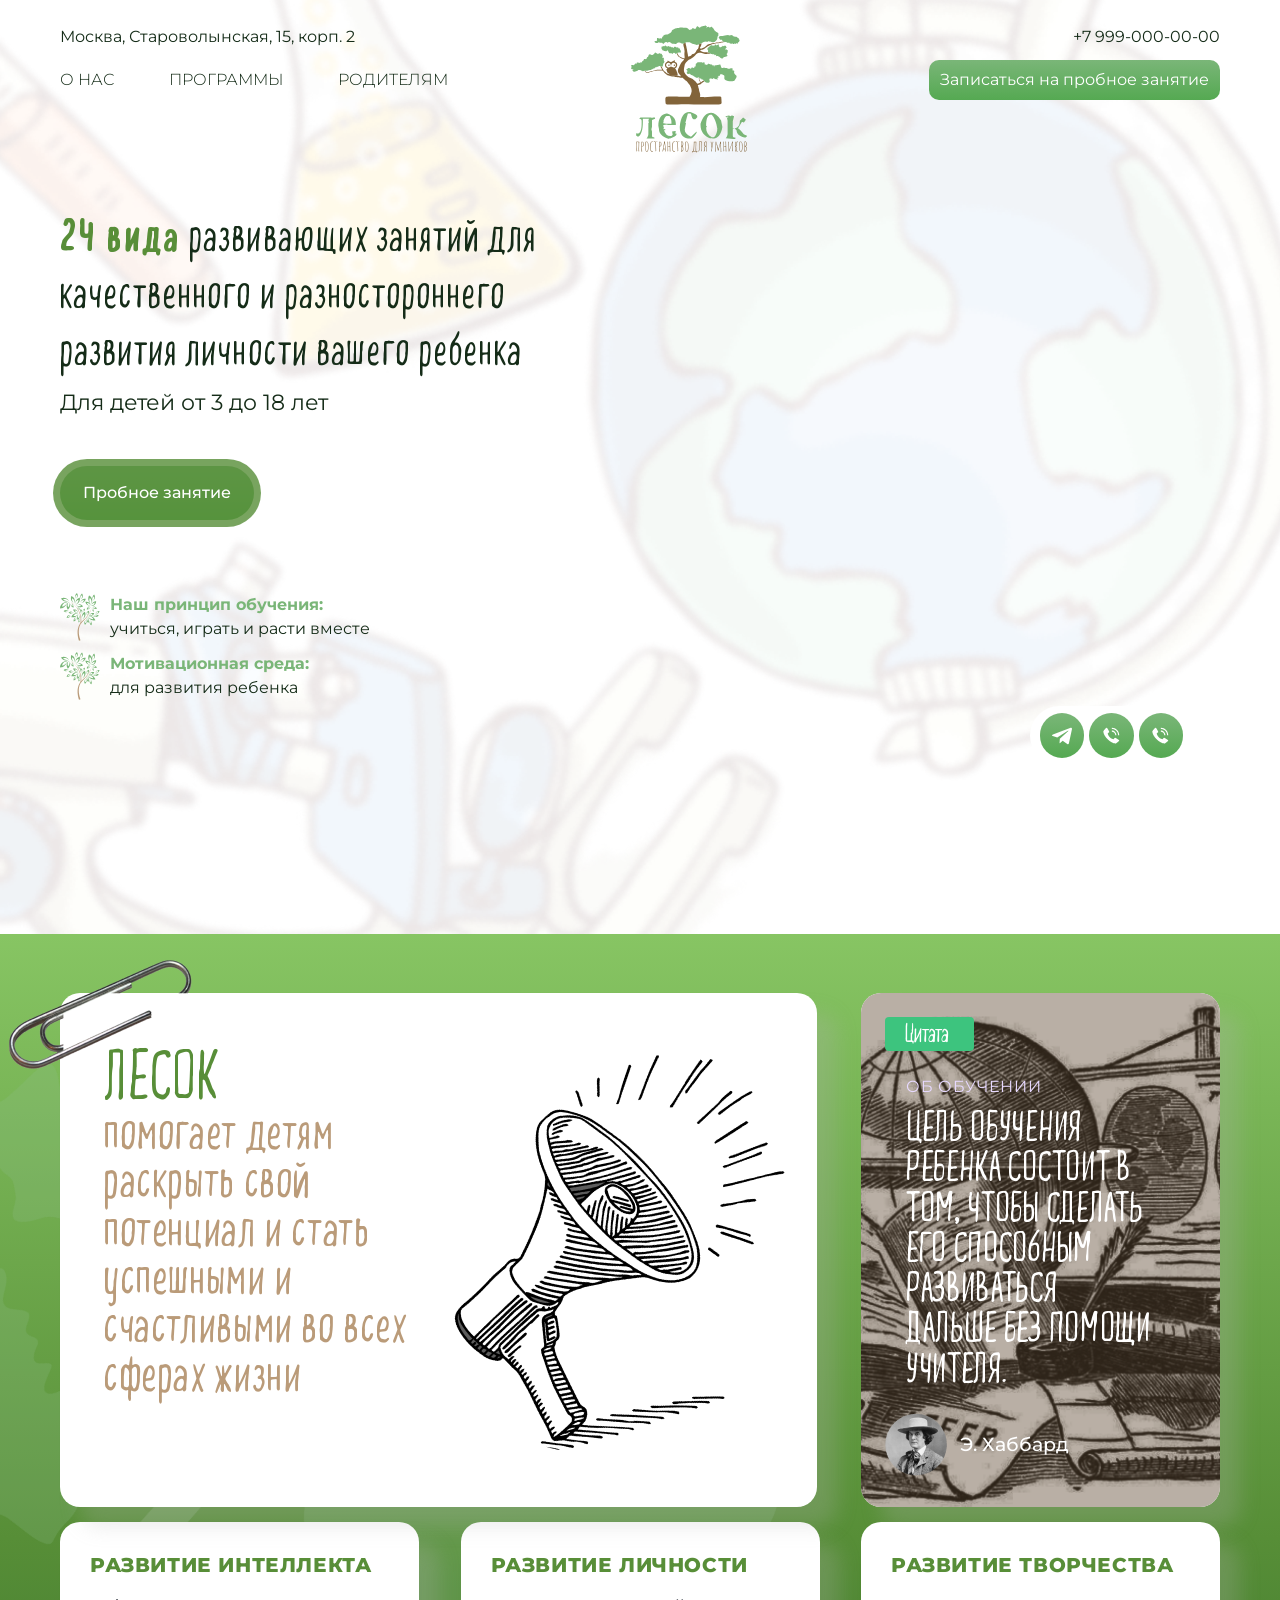
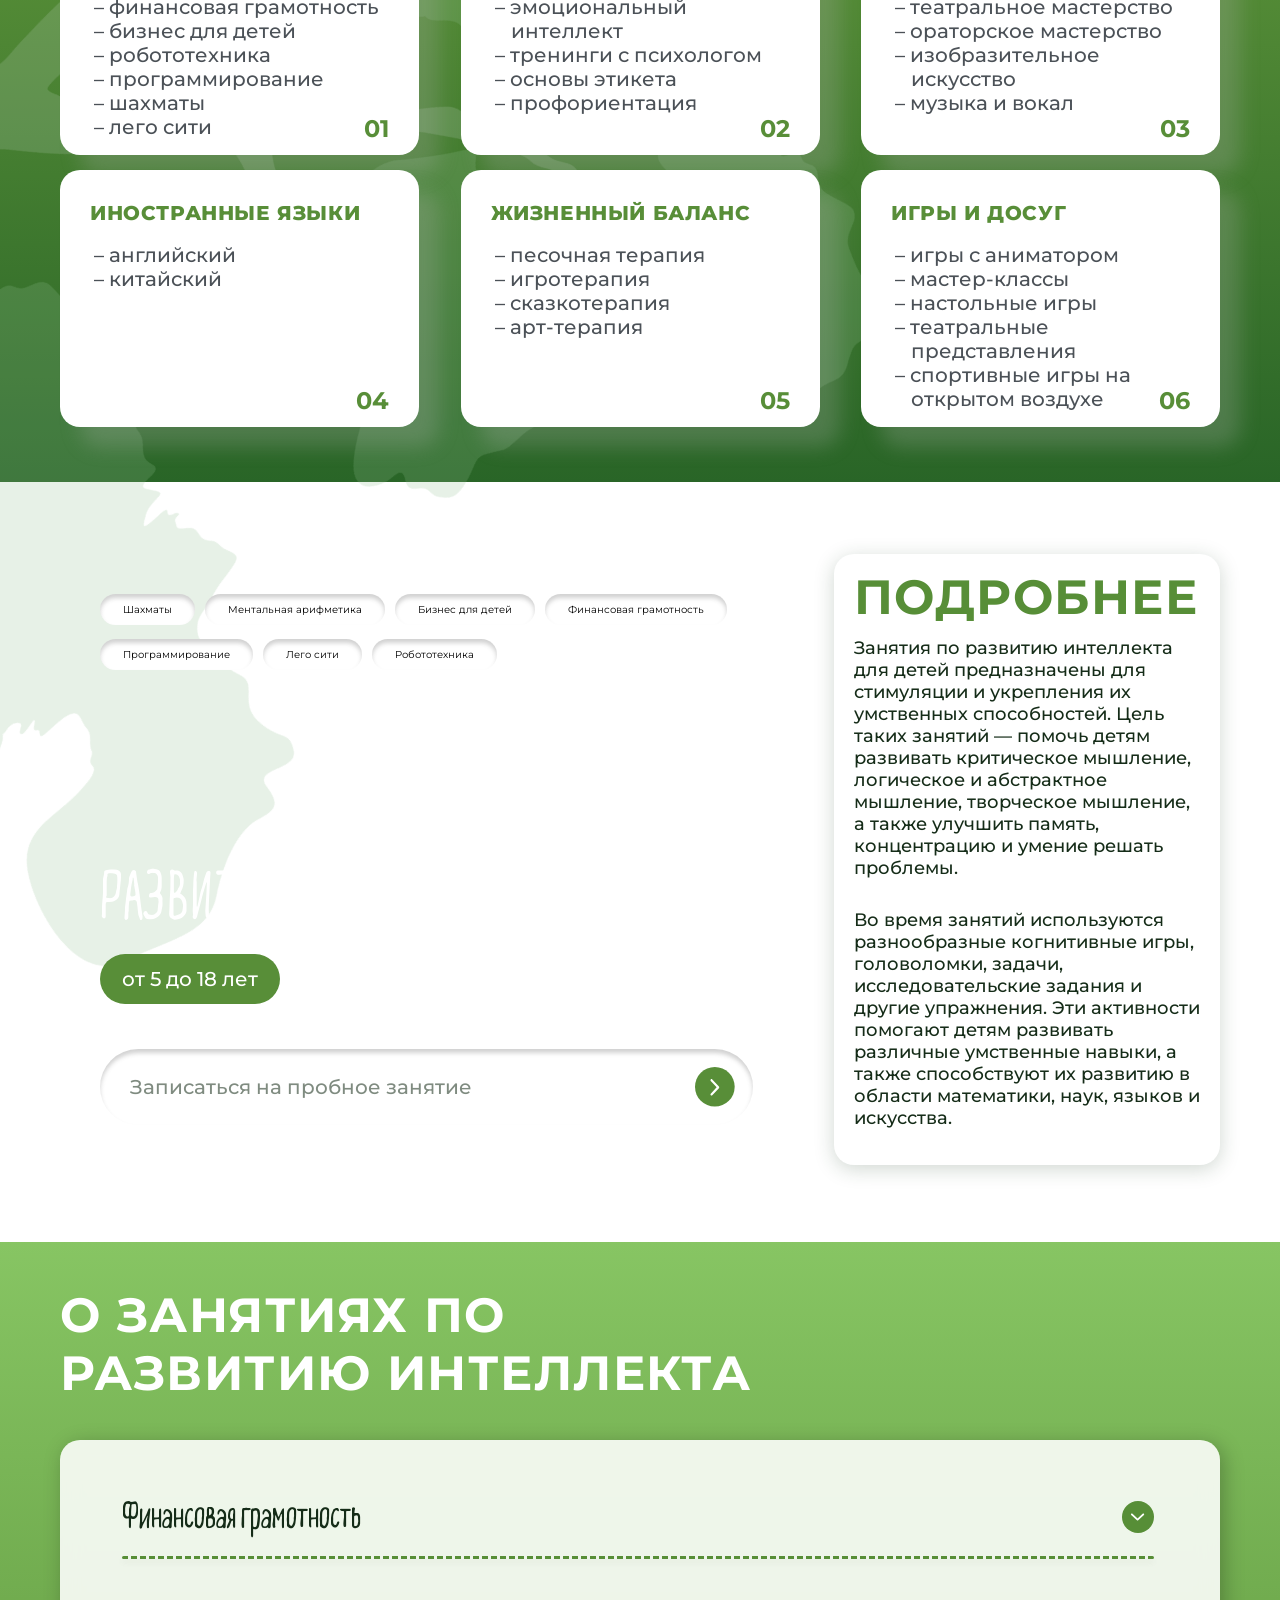
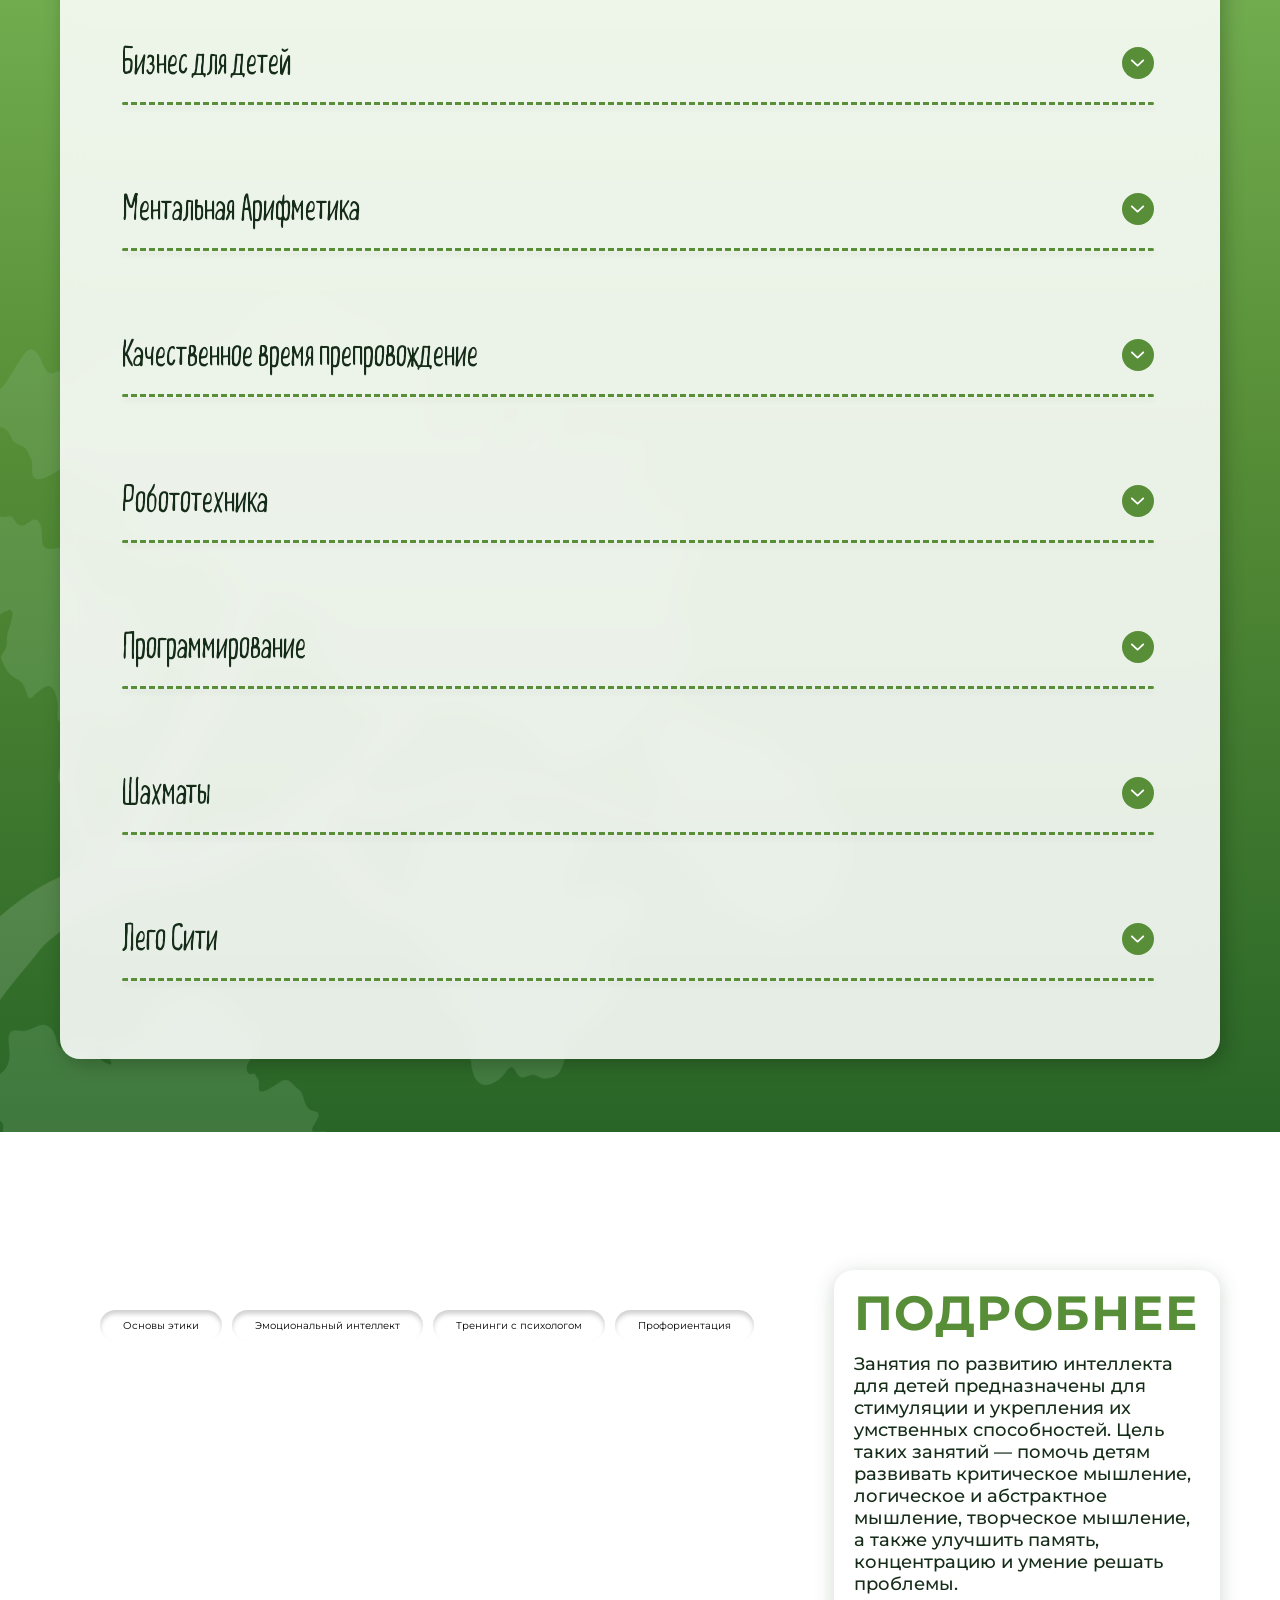
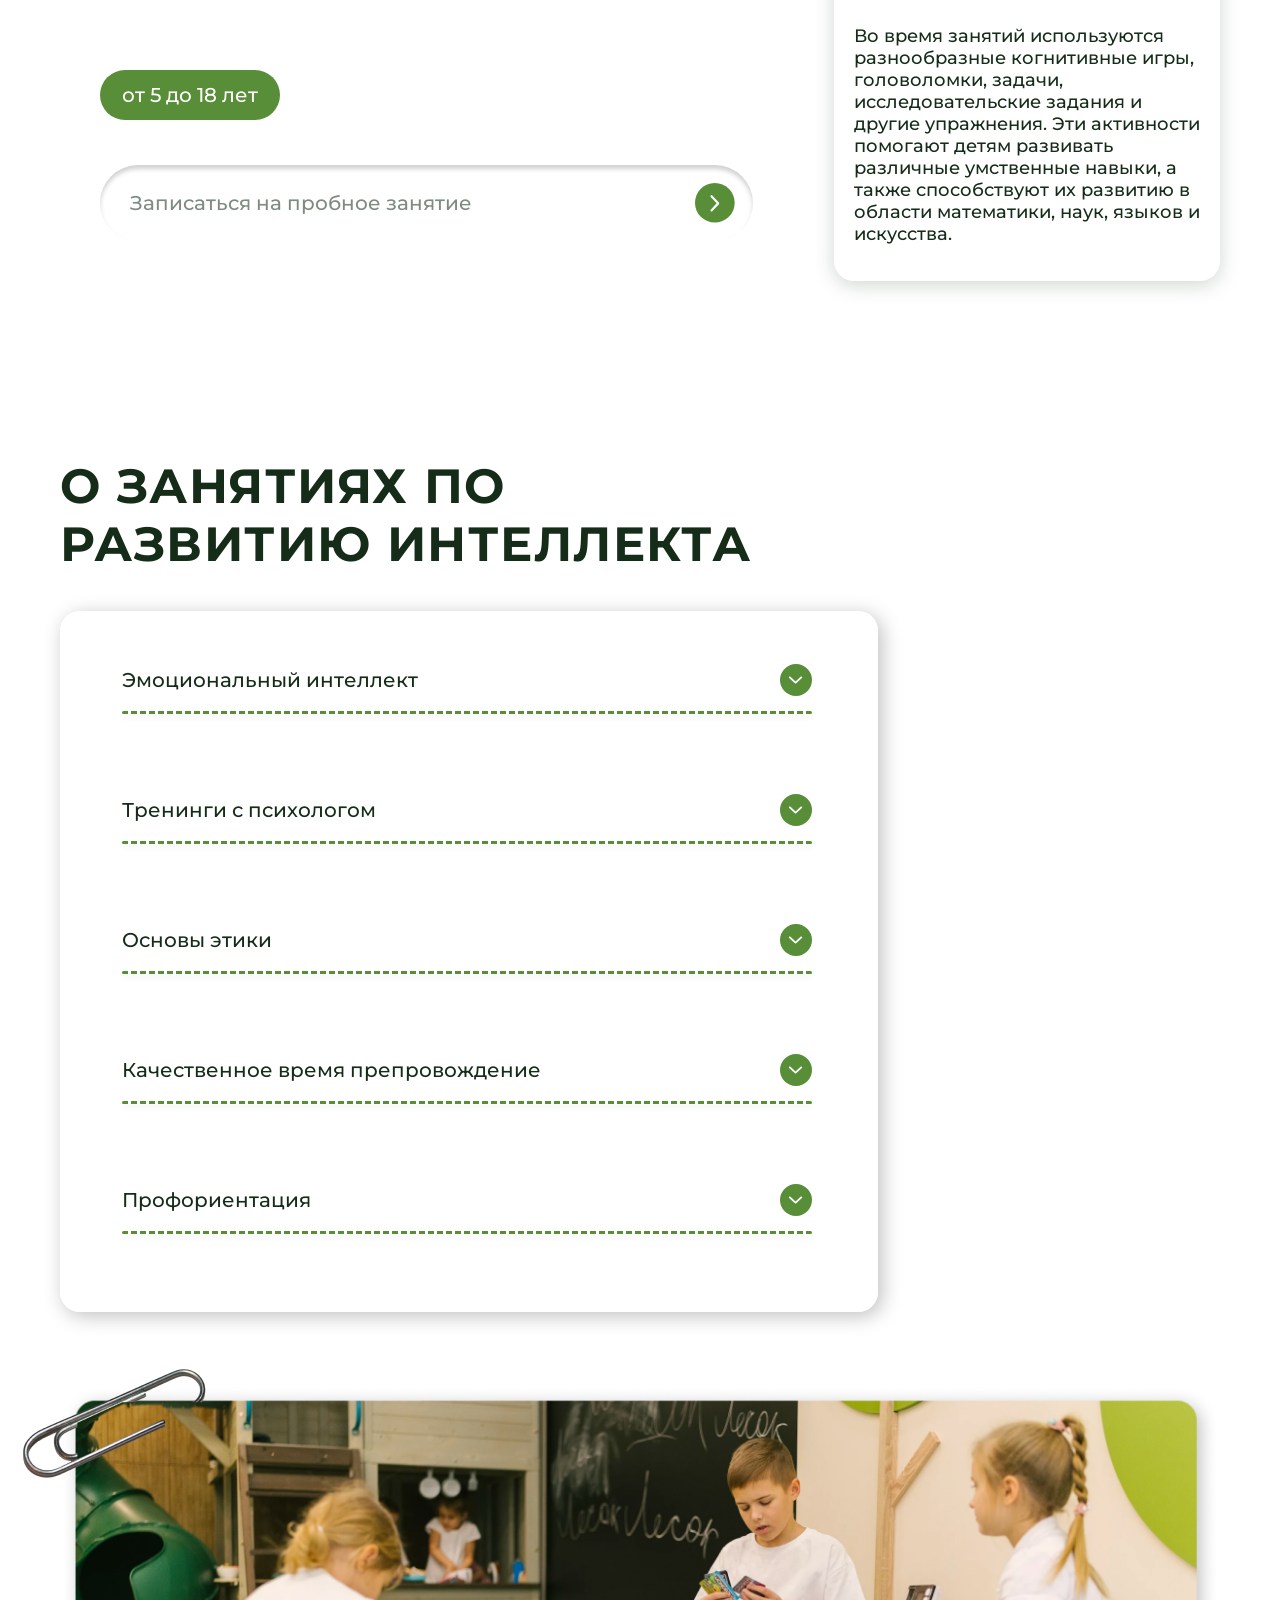
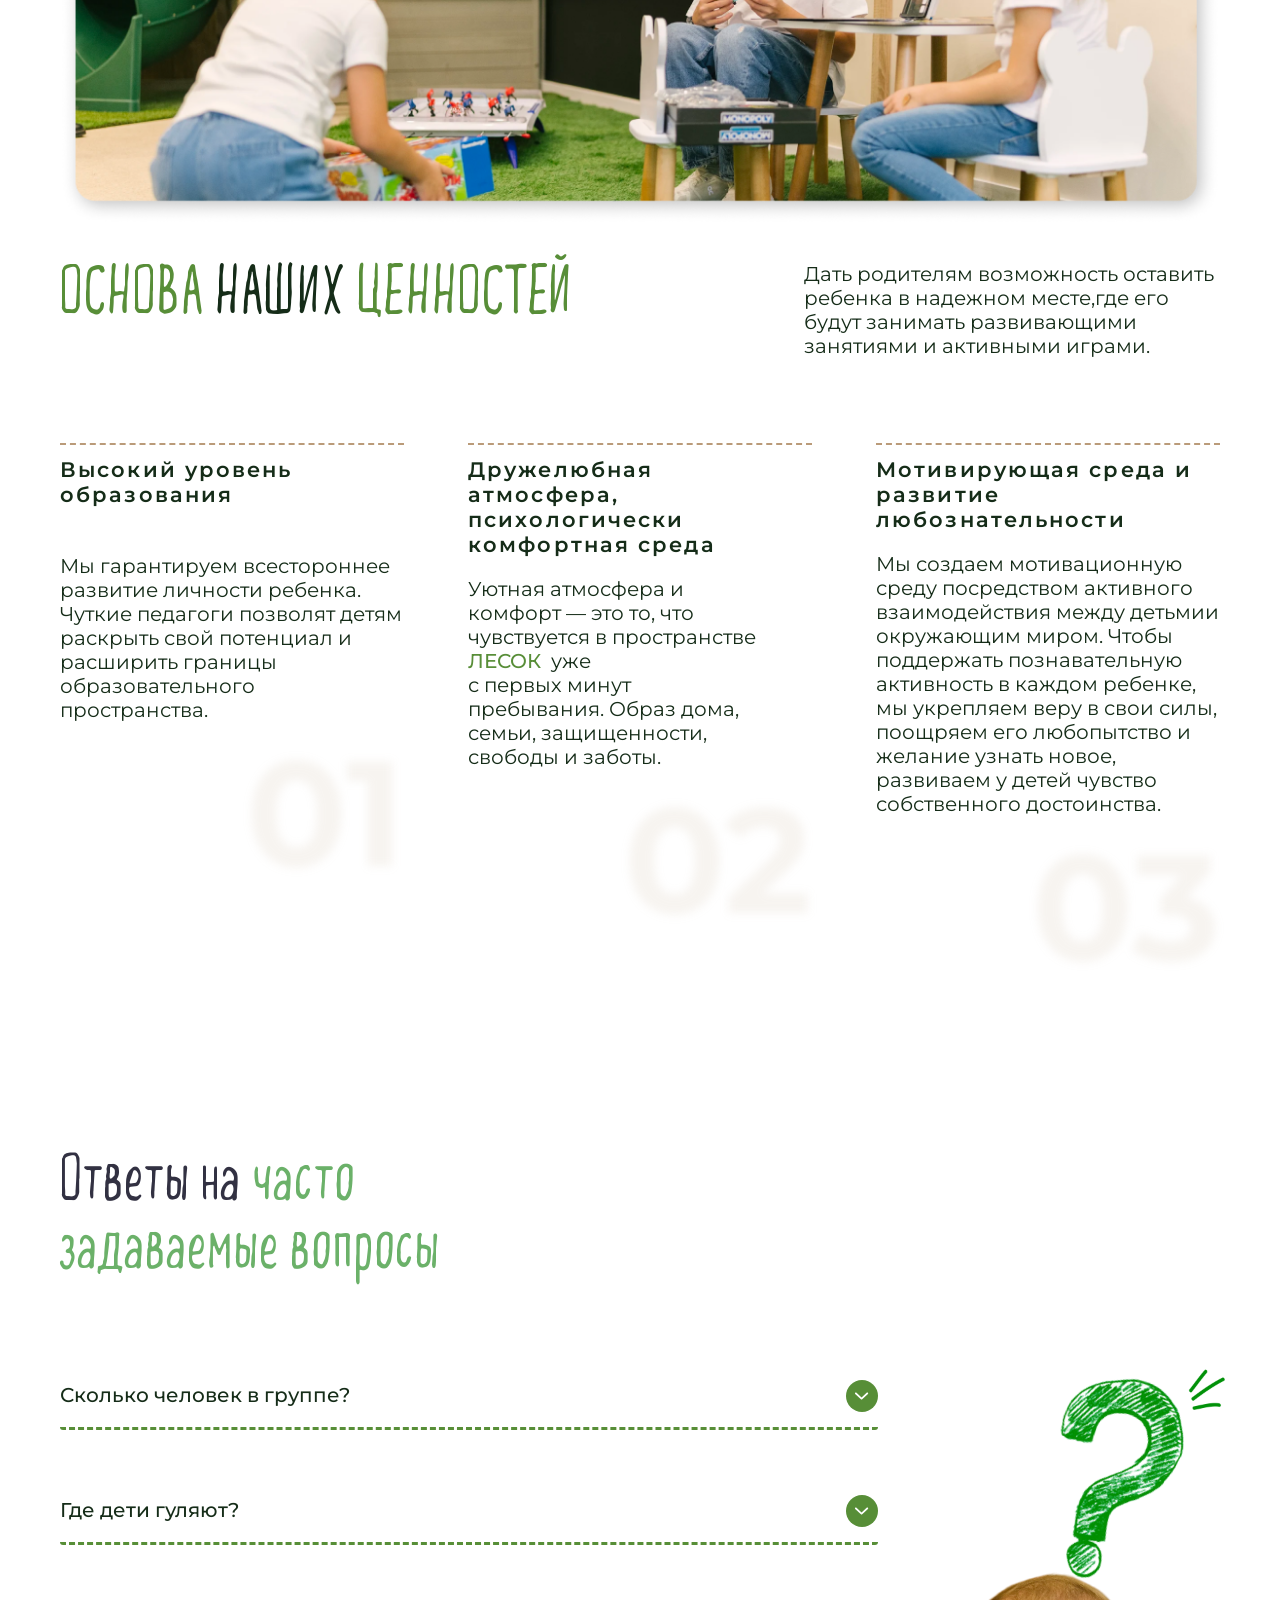
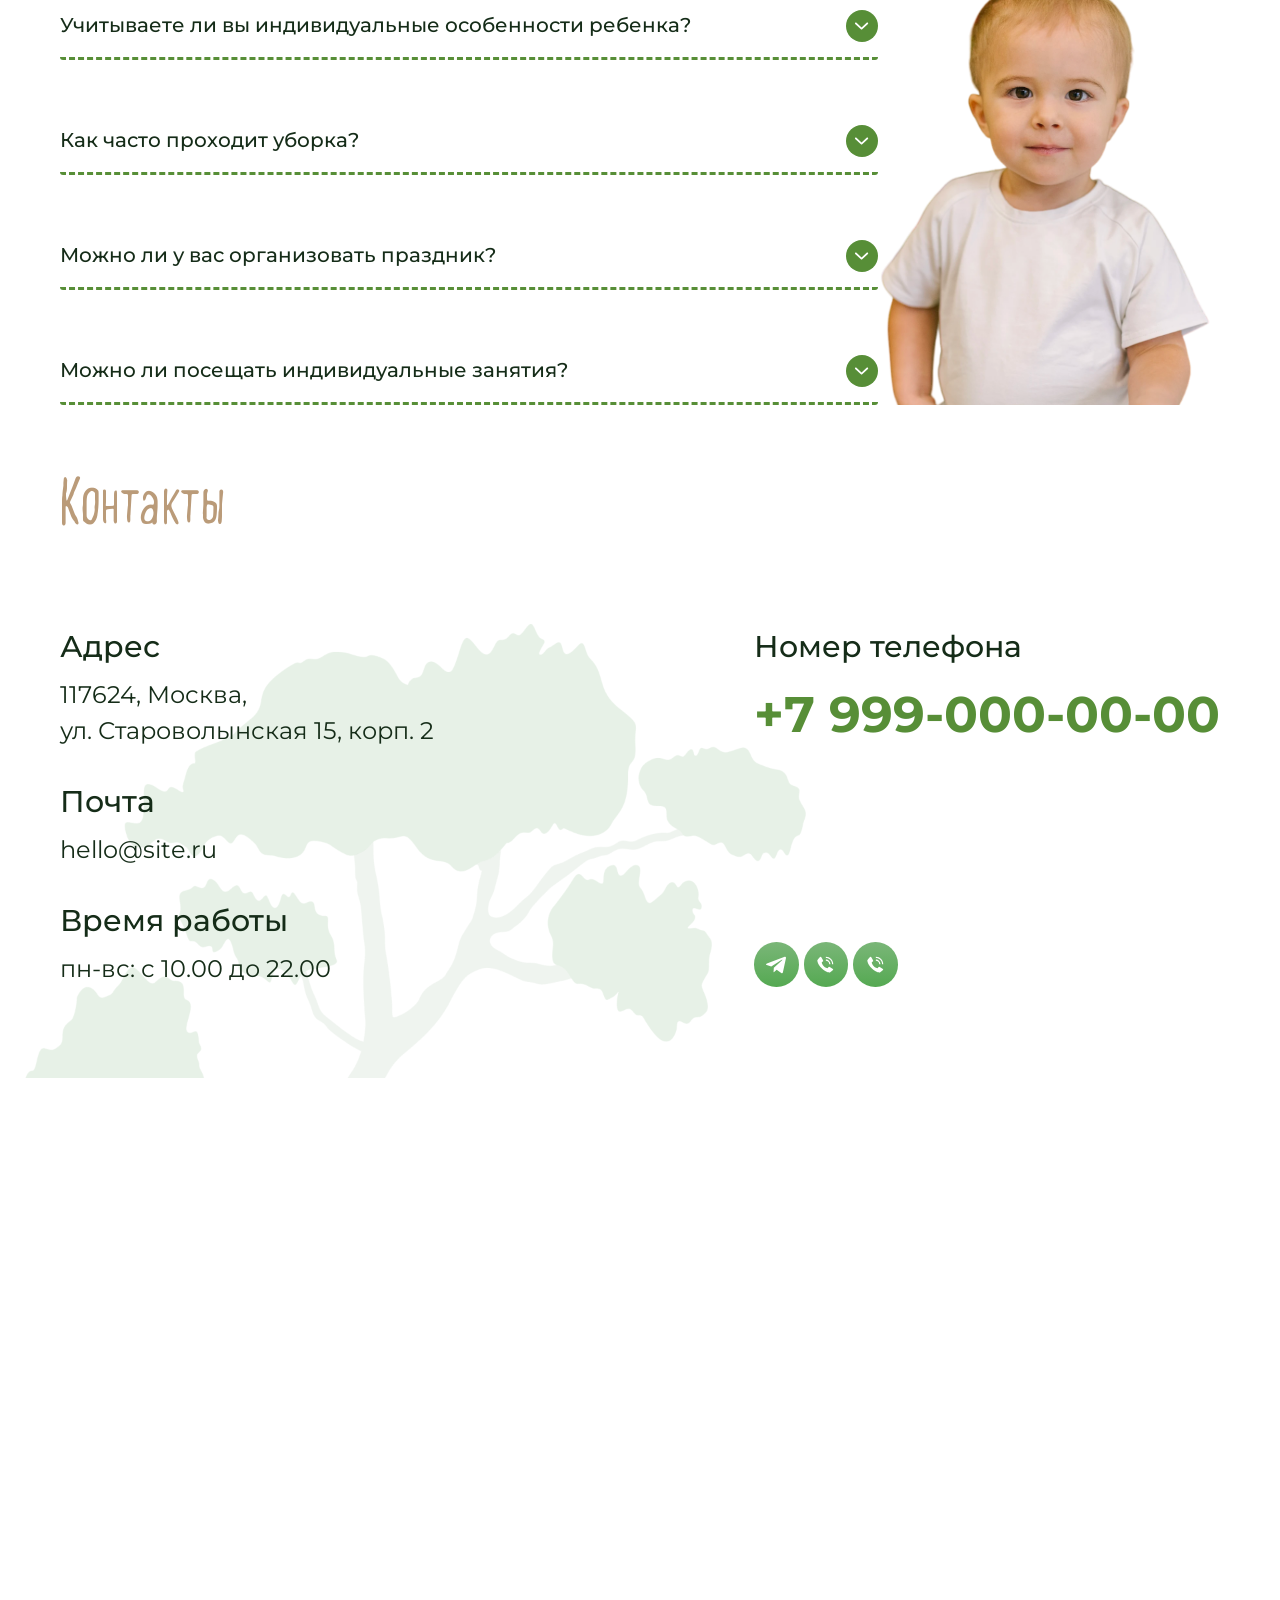
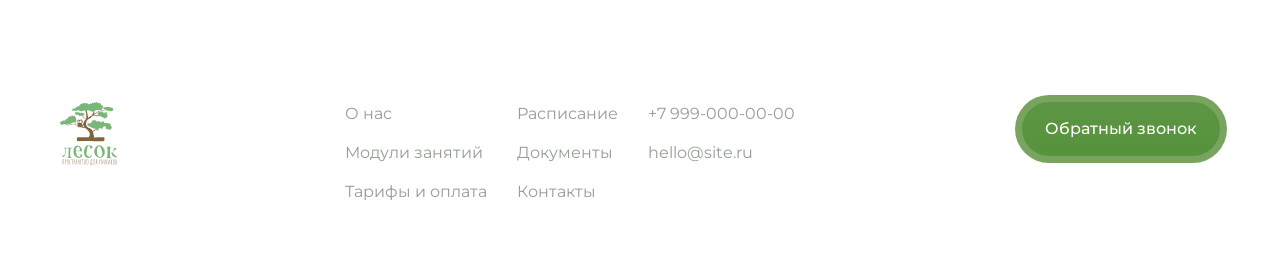
<file: category.html>
<!DOCTYPE html>
<html lang="en">

<head>
	<meta charset="UTF-8">
	<meta name="viewport" content="width=device-width, initial-scale=1.0">
	<title>Лесок - пространство для детей и подростков</title>
	<link rel="preconnect" href="https://fonts.gstatic.com" crossorigin>
	<link href="https://fonts.googleapis.com/css2?family=Montserrat:wght@300;400;500;600;700;800&display=swap"
		rel="stylesheet">
	<link rel="stylesheet" href="assets/dist/magnific-popup/magnific-popup.css">
	<link rel="stylesheet" type="text/css" href="assets/dist/slick/slick.css" />
	<link rel="stylesheet" type="text/css" href="assets/dist/slick/slick-theme.css" />
	<link rel="stylesheet" href="assets/css/standart.css">
	<link rel="stylesheet" href="assets/css/style.css">
	<link rel="stylesheet" href="assets/css/category.css">

	<link rel="apple-touch-icon" sizes="180x180" href="assets/favicon/apple-touch-icon.png">

	<link rel="manifest" href="assets/favicon/site.webmanifest">
	<link rel="mask-icon" href="assets/favicon/safari-pinned-tab.svg" color="#5bbad5">
	<meta name="msapplication-TileColor" content="#ffffff">
	<meta name="theme-color" content="#ffffff">
</head>

<body class="categories">
	<div class="home-page category">
		<img src="./assets/img/main-background-image.png" alt="" class="background-image">
		<header class="header">
			<div class="container">
				<div class="header-content">
					<div class="nav-menu_left">
						<a href="" class="adress-link_ya link-info-nav">Москва, Староволынская, 15, корп. 2</a>
						<div class="nav-menu_left_links">
							<a href="" class="nav-menu_left_link">О НАС</a>
							<a href="" class="nav-menu_left_link">ПРОГРАММЫ</a>
							<a href="" class="nav-menu_left_link">РОДИТЕЛЯМ</a>
						</div>
					</div>
					<div class="nav-menu_center">
						<a href="/" class="logo-link">
							<svg xmlns="http://www.w3.org/2000/svg" width="116" height="128" viewBox="0 0 116 128"
								fill="none">
								<g clip-path="url(#clip0_68_464)">
									<path fill-rule="evenodd" clip-rule="evenodd"
										d="M55.7086 36.7875C55.9055 36.6465 56.0354 36.5118 56.1945 36.3328C56.515 35.9581 56.8354 35.6087 57.2271 35.3013C57.625 34.9982 57.9308 34.7834 58.3706 34.5477C60.4064 33.4593 62.6285 32.2699 64.1176 30.4594C62.6264 32.2699 60.4064 33.4593 58.3706 34.5477C57.9308 34.7834 57.6229 34.996 57.2271 35.3013C56.8354 35.6087 56.515 35.9581 56.1945 36.3328C56.0375 36.5118 55.9055 36.6465 55.7086 36.7875ZM55.7086 36.7875C55.9055 36.6465 56.0354 36.5118 56.1945 36.3328C56.515 35.9581 56.8354 35.6087 57.2271 35.3013C57.625 34.9982 57.9308 34.7834 58.3706 34.5477C57.9308 34.7834 57.6229 34.996 57.2271 35.3013C56.8354 35.6087 56.515 35.9581 56.1945 36.3328C56.0375 36.5118 55.9055 36.6465 55.7086 36.7875ZM58.3727 34.5477C58.8921 34.2698 59.4241 33.9856 59.9519 33.6866C61.4933 32.813 63.0097 31.8088 64.1197 30.4615C62.6306 32.272 60.4084 33.4593 58.3727 34.5477ZM67.8687 20.6873C67.5817 21.3799 67.632 21.8556 67.4959 22.5335C67.4226 22.8977 67.1838 23.3335 67.0205 23.6829C66.9178 23.904 66.6225 24.1187 66.4424 24.3124C66.2351 24.5334 66.0549 24.725 65.8413 24.9397C65.5418 25.2407 65.3805 25.5397 65.2297 25.9354C64.6831 27.468 63.9187 27.8448 63.6757 28.1901C63.4307 28.5374 62.3835 28.7837 61.6777 29.1016C60.9718 29.4195 60.6996 29.6784 60.354 30.171C59.9226 30.7331 58.534 31.3183 57.8428 31.472C57.6878 31.5078 57.1747 31.6931 57.0742 31.5583C56.9674 31.4131 56.982 30.9773 56.9862 30.7984C56.9925 30.3373 56.8647 29.6447 56.7977 29.1669C56.7181 28.6153 56.5652 27.9417 56.4438 27.3901C56.3118 26.7943 56.1212 26.3691 56.1024 25.7355C56.0982 25.607 56.0982 25.4786 56.0961 25.3502C56.0898 24.7229 55.9076 24.0408 55.7107 23.4514C55.562 23.0072 55.5076 22.7882 55.451 22.3167C55.3966 21.8135 55.3631 21.5567 55.2332 21.0578L55.1934 20.8978C55.1159 20.601 55.03 20.3547 54.9295 20.0663C54.6091 19.0453 54.6845 18.7884 54.6468 17.8074C54.6447 17.7253 54.6363 17.6516 54.6237 17.5843C53.9514 17.9569 53.9891 18.2748 52.2277 18.6621C52.2592 18.9379 52.2969 19.2095 52.3471 19.4852C52.3785 19.6452 52.3786 19.7905 52.3765 19.9505C52.3723 20.1484 52.3848 20.241 52.4079 20.4304C52.4246 20.5589 52.6299 20.7378 52.632 20.8683C52.6383 21.2094 52.5775 21.4072 52.6822 21.7272C52.8351 22.1967 53.0027 22.3609 53.1032 22.9019C53.1975 23.4661 53.2268 24.0219 53.3252 24.5966C53.3818 24.9881 53.4216 25.2639 53.5095 25.6555C53.7315 26.6322 53.5011 26.9859 53.4299 27.9185C53.3755 28.5964 53.3985 29.2742 53.4425 29.9521C53.4697 30.2994 53.5032 30.6257 53.5263 30.9773C53.5619 31.5288 53.719 31.8067 53.6394 32.4109L53.6331 32.453C53.5828 32.813 53.4949 33.2046 53.4027 33.5561C52.7116 33.4088 52.4435 33.3098 51.7984 33.0298C51.2162 32.7835 50.747 32.573 50.1836 32.2825C49.6873 32.0299 49.1783 31.7709 48.6882 31.5141C47.7814 31.0257 47.9007 30.7289 47.3646 29.9647C47.0672 29.5416 46.952 29.409 46.7258 28.9248C46.5687 28.5837 46.4137 28.2511 46.2483 27.9206C45.9048 28.0869 45.8063 28.1206 45.6199 28.2911C45.7749 28.5058 45.8608 28.7521 45.9446 29.03L45.9634 29.0911C46.2085 29.891 46.2755 29.8405 46.6986 30.5142C47.0923 31.1394 47.0567 31.5688 47.8672 31.8615C48.284 32.0109 48.4935 32.0909 48.839 32.3899C49.2621 32.7667 50.7261 33.3835 51.3146 33.6424L51.3837 33.674C51.9618 33.9308 52.5231 34.1182 53.12 34.3119C52.8435 34.9076 52.4288 35.5097 51.8152 36.0718C49.9847 37.7664 49.1637 39.76 48.1562 41.9662C47.9468 42.4273 47.7499 42.8967 47.4777 43.3241C47.0881 43.9872 46.9185 44.9135 46.8535 45.6797C46.82 46.3513 46.9876 46.8334 47.285 47.4249C47.3813 47.6186 47.5552 48.0944 47.7102 48.3259C48.0055 48.7638 48.2149 49.0669 48.5563 49.4901C48.839 49.8416 49.2391 50.09 49.5134 50.4479C49.7543 50.7616 50.0056 51.0626 50.2569 51.3679C49.4548 51.2942 48.6778 51.17 47.8861 51.0205C47.6201 50.97 47.3562 50.9132 47.0986 50.829C45.576 50.3195 45.2409 50.3111 43.6345 50.309C41.9883 50.3069 40.8657 50.6227 39.3284 49.9216C39.2258 49.8753 39.1504 49.7974 38.9702 49.6522C38.6372 49.3764 37.9838 49.0206 36.9743 48.6922C35.9208 48.3491 35.5354 47.9975 34.9595 47.4186C34.3856 46.8418 33.1206 46.4944 32.3143 45.0503C31.908 44.3219 31.2126 42.8209 30.6199 41.5073L29.491 41.2821C29.6628 41.7578 29.8596 42.2841 29.9832 42.5325C30.2429 43.0525 30.5864 43.2567 30.645 43.6293C30.7016 44.0061 31.2482 44.7008 31.2482 44.7008C31.2482 44.7008 29.868 44.844 29.38 44.844C28.8899 44.844 27.4511 44.6714 27.0511 44.6714C26.6489 44.6714 25.2394 44.7871 24.7786 44.9324C24.32 45.0777 22.3617 45.5955 21.6706 45.886C21.3941 46.0018 20.4642 46.1744 19.4128 46.4439C18.8243 46.5955 18.2127 46.8649 17.6179 46.9576C17.0461 47.046 16.4911 47.3828 16.0743 47.3554C15.7769 47.3365 15.5466 46.9681 15.4314 46.9281C15.0816 46.806 14.4407 46.3008 14.0302 45.745C13.8417 45.6987 13.649 45.7071 13.4773 45.7239C13.5485 45.8355 13.6218 45.9513 13.6909 46.0692C13.9129 46.4397 14.3486 46.6649 14.5789 46.9955C14.8638 47.3996 15.1591 47.6186 15.4879 47.8228C16.1141 48.2101 17.6493 47.6165 19.4798 47.0312C20.0348 46.8544 20.6904 46.7702 21.2705 46.5934C21.8088 46.4292 22.2528 46.1976 22.7659 46.0418C24.232 45.5997 25.6269 45.3176 26.4206 45.3934C27.361 45.4861 27.5642 45.4145 27.648 45.4145C27.7736 45.4145 27.5788 45.4503 28.892 45.4503C31.0786 45.4503 31.1372 45.4503 31.6524 45.7408C32.1718 46.0292 33.4955 47.7344 33.4955 47.7344C33.4955 47.7344 34.1552 48.4585 35.481 49.6143C36.8025 50.77 38.1555 50.6858 39.852 51.2626C40.2562 51.3995 40.5222 51.37 40.7798 51.4079C41.0584 51.45 41.3306 51.5531 41.7977 51.4773C42.4448 51.3742 43.0271 51.5552 43.6512 51.7089C44.1476 51.831 44.6335 51.9889 45.1299 52.1047C46.0116 52.3047 46.6546 52.3615 47.4253 52.3678C47.6787 52.3699 47.974 52.4541 48.2673 52.4457C48.6694 52.4352 49.0631 52.5594 49.4715 52.6289C49.6077 52.652 50.215 52.7362 50.3198 52.7341C50.4706 52.732 51.3858 52.7678 51.4591 52.7973C51.5178 52.8183 52.2278 53.3551 52.3178 53.433C52.965 54.0098 53.5661 54.5803 54.2426 55.1382C54.4939 55.3445 54.7955 55.595 55.0698 55.7698L55.0971 55.7845C55.9914 56.3466 56.8522 57.6223 57.4972 58.4644C57.8617 58.938 58.247 59.3991 58.6073 59.8706C59.0597 60.5085 59.133 60.7969 59.5456 61.74C59.8011 62.3252 59.8765 62.1568 60.0524 62.7273C60.2325 63.3083 60.3959 63.6389 60.509 64.5146C60.6221 65.8598 60.8169 66.2935 60.3603 67.5902C60.2304 67.9502 60.2765 68.4512 60.0859 68.7839L59.9246 69.1481C59.6419 69.6722 59.577 69.7754 59.3801 70.3059C59.1581 70.8469 58.8544 71.2343 58.5403 71.6595C58.247 71.6427 57.9517 71.6321 57.6606 71.6342C56.2092 71.6427 54.6887 71.6279 53.2393 71.6342C51.7921 71.6427 50.2611 71.6258 48.816 71.71C47.1342 71.8069 45.5592 71.5606 43.8732 71.5921C43.1863 71.6048 42.5705 71.4258 41.8919 71.4279C41.1044 71.43 40.3169 71.4364 39.5294 71.4364C35.5878 71.4364 34.3814 71.529 34.3898 73.9289C34.394 74.7625 34.2914 75.4088 34.4212 76.2888C34.5113 76.8887 34.4526 77.434 34.5804 78.0171C34.6579 78.3771 34.6809 78.636 34.9595 78.9118C35.5522 79.497 36.5554 79.5286 37.3282 79.5286C37.7513 79.5286 38.1723 79.5475 38.5933 79.5539C39.2949 79.5623 40.0028 79.4149 40.7212 79.4276C43.9444 79.4865 47.1656 79.4065 50.3826 79.2234C51.2874 79.1728 52.1963 79.1139 53.0969 79.2107C53.8132 79.2907 54.4646 79.1055 55.185 79.1707C55.8804 79.2339 56.848 79.1349 57.5475 79.1349C61.1624 79.1349 64.5805 79.5286 68.1954 79.5286C68.6708 79.5286 66.057 79.5286 87.7382 79.5286H87.7612C89.8347 79.5286 90.4588 78.9244 90.6033 77.8508C90.6389 76.6424 90.4023 75.2572 90.4148 73.9331C90.2787 73.8531 90.4337 72.3942 90.1405 72.1058C89.642 71.6153 88.9152 71.6048 88.2785 71.5816C85.5495 71.489 83.0677 71.6343 80.1439 71.6721C77.6558 71.7037 75.2095 72.1984 72.7235 72.1248C71.6889 72.0932 70.6437 71.8974 69.5903 71.9395C69.385 71.9479 69.1798 71.9521 68.9745 71.9542C69.008 71.8574 69.0394 71.75 69.0667 71.6342C69.3054 70.6259 69.2594 69.4323 68.9913 68.4197C68.7274 67.4176 68.3462 66.6387 68.1912 66.085C67.9566 65.2409 68.1703 64.6093 67.8854 63.9062C67.6257 63.262 67.3032 62.5715 67.1273 61.0537C67.1 60.8137 66.8927 60.538 66.8697 60.298C66.8529 60.1064 66.9136 60.159 67.1189 60.0896C67.7116 59.8811 68.3315 59.6517 68.9284 59.4748C69.5274 59.298 69.6657 59.077 69.829 58.938C70.0448 58.757 70.2165 58.6454 70.6249 58.2033C71.3433 57.4223 72.2732 57.3002 72.8114 56.7276C72.979 56.5487 73.1905 56.3676 73.4 56.2034C73.023 55.8813 72.8827 55.6077 72.6125 55.3424C72.6188 55.3487 72.623 55.355 72.6292 55.3614C72.5413 55.4561 72.4407 55.5508 72.3318 55.6371C71.959 55.9319 71.4459 56.0582 71.2595 56.3529C70.8532 56.9908 70.6396 57.0034 70.1201 57.2876C69.8563 57.1213 69.3683 56.8687 69.3012 56.3803C69.2782 56.2097 69.1756 56.1487 69.1484 56.0813C69.0813 55.8961 69.0646 55.8919 68.8112 55.2814C68.4656 54.4435 68.3232 54.673 68.3232 54.1235C68.3232 53.8288 68.254 53.1931 68.1912 52.6668C68.0656 52.5215 67.9629 52.4331 67.7849 52.3678C67.8017 52.5089 67.8163 52.6562 67.8205 52.7952C67.8352 53.2436 67.8058 53.1994 67.8792 53.7193C67.9525 54.2414 67.8645 54.0667 68.009 54.4435C68.0907 54.6561 68.0865 54.7319 68.1263 54.8182C68.1577 54.8835 68.2415 54.9488 68.2415 55.1382C68.2415 55.3403 68.3399 55.4856 68.386 55.635C68.4404 55.8077 68.4467 55.9719 68.5159 56.0245C68.6457 56.1276 68.6143 56.3087 68.8007 56.5381C68.9892 56.7697 69.2175 57.0287 69.2615 57.1318C69.3054 57.2329 69.5358 57.4055 69.5358 57.4055L69.6594 57.5634L69.5651 57.6244C68.6436 58.2307 68.9326 58.0286 67.9545 58.2307C67.433 58.3381 66.8466 58.6012 66.411 58.8265C65.5355 57.4665 62.3981 53.9425 59.5267 53.0099C57.2082 52.2563 54.1923 49.3911 53.3064 47.1281C53.1702 46.7807 52.9629 46.4397 52.9796 46.065C52.9943 45.7429 52.9147 45.4019 52.9126 45.0545C52.9084 44.3156 53.0215 43.7219 53.1095 42.9999L53.1262 42.8567C53.1618 42.543 53.2184 42.2357 53.277 41.922C53.3545 41.4947 53.4739 41.0715 53.5598 40.64C53.7441 39.68 53.6687 39.6421 54.1797 38.7664C54.3829 38.4211 54.5798 37.9959 54.7808 37.6738C55.0154 37.2991 55.3631 37.0423 55.7191 36.7896C55.916 36.6486 56.0458 36.5139 56.205 36.3349C56.5254 35.9602 56.8459 35.6108 57.2375 35.3034C57.6355 35.0003 57.9413 34.7855 58.3811 34.5498C60.4168 33.4614 62.639 32.272 64.1281 30.4615C65.634 28.5711 66.2204 28.2764 67.1315 27.9859C68.2143 27.6385 68.8195 27.5796 69.9777 27.769C71.1066 27.9669 72.1056 28.348 73.1989 28.6553C73.7665 28.8027 74.3362 28.7732 74.9226 28.8974C75.6996 29.0553 76.3279 28.9458 77.1049 28.8448C77.5741 28.7858 78.0516 28.7121 78.5229 28.649C78.837 28.6069 79.0946 28.5522 79.3648 28.4785C78.9103 28.0174 78.571 27.5733 77.528 27.4133C76.7426 27.569 76.1583 27.4869 75.264 27.3375C74.8933 27.2764 74.5896 27.2491 74.2126 27.247C73.2994 27.247 72.8659 27.1585 71.9883 26.9249C71.4878 26.7922 71.2113 26.6638 70.7443 26.4554C70.2751 26.2491 69.3829 26.1039 69.2007 25.5965C69.1148 25.3123 69.4311 25.0534 69.674 24.9734C70.3945 24.7313 70.5914 24.8408 71.293 24.765C71.7559 24.7144 72.0512 24.485 72.4826 24.2913C73.113 24.0071 73.7916 23.5566 74.0974 23.1482C74.4032 22.7377 76.5876 21.3336 76.9437 21.1673C77.5552 20.8831 78.1501 20.6073 78.7679 20.3273C79.5554 19.9631 80.301 19.5547 81.0969 19.1863C81.5849 18.961 81.9053 18.9695 82.2739 18.9021C82.5839 18.8474 82.9336 18.7021 83.4091 18.6874C84.117 18.6663 84.5149 18.3316 85.1977 18.1927C86.0606 18.0179 86.6889 18.3337 87.5581 18.1842C88.2597 18.0664 88.8419 17.7758 89.5435 17.6285C90.1425 17.5022 90.5782 17.5759 91.1625 17.5169C91.8474 17.4516 92.4192 17.1653 93.0998 17.1085C93.2066 17.1022 93.3093 17.0917 93.4098 17.0811C93.3093 17.0917 93.1941 16.7296 92.637 16.5864C92.3731 16.6369 92.1448 16.7022 91.7908 16.8096C91.4138 16.9275 91.0389 16.8412 90.6473 16.8643C89.6797 16.9233 88.7309 17.0875 87.8052 17.3801C87.1853 17.5737 87.0093 17.6222 86.3538 17.5422C85.5098 17.4348 85.4574 17.5253 84.6867 17.8222C83.7442 18.1821 82.963 17.8622 81.9933 18.1042L81.9053 18.1253C81.6309 18.199 81.3608 18.2853 81.0843 18.3611C80.5816 18.4937 80.1879 18.5842 79.6873 18.7547C79.3501 18.8726 79.015 18.9968 78.6778 19.1126C78.4035 19.2073 78.1521 19.2705 77.8694 19.3316C77.5238 19.4052 77.1992 19.4263 76.8934 19.6073C76.2798 19.9757 75.2388 20.9083 75.0797 21.0557C74.6734 21.4325 74.2063 21.7862 73.7811 22.003C73.2408 22.2788 72.8722 22.4998 72.3695 22.8324C71.5506 23.3419 70.2668 23.885 69.3054 23.5335C68.8886 23.3798 68.9536 22.9187 69.0436 22.5651C69.0834 22.443 69.1253 22.3588 69.1881 22.2514C69.4814 21.8283 69.6133 21.763 69.8227 21.2409C69.9526 20.9167 70.0468 20.6641 70.1955 20.3357C70.4511 19.7863 70.3861 19.1905 70.5055 18.5947C70.5307 18.4684 70.5453 18.3527 70.5537 18.239C69.1588 19.2789 68.4656 18.9105 67.4079 19.4326C67.9106 19.2389 67.7116 19.9568 68.1912 19.8894C68.1179 20.1126 68.0383 20.3147 67.8687 20.6873Z"
										fill="#82643A" />
									<path fill-rule="evenodd" clip-rule="evenodd"
										d="M29.4869 41.2805L30.6158 41.5058C31.3844 41.6194 32.0023 41.6384 31.8892 40.6763C31.8473 40.3079 32.0735 40.1395 32.1259 39.8953C32.1719 39.6743 32.0379 39.369 32.0923 39.1648C32.1824 38.8238 32.2829 38.4512 32.5091 38.2491C32.7269 38.0533 33.0704 38.028 33.1312 37.7586C33.1626 37.6196 33.1144 37.3586 33.194 37.1523C33.2945 36.8913 33.5207 36.6765 33.4788 36.4513C33.3992 36.0197 32.8945 35.7692 32.9071 35.4155C32.9175 35.1335 32.5678 34.9145 32.639 34.6008C32.6683 34.464 33.1333 34.3124 33.1479 34.1272C33.1626 33.9335 32.8673 33.744 32.8484 33.4641C32.8338 33.243 32.7542 32.8725 32.6055 32.7715C32.3751 32.6136 31.9834 32.9293 31.5436 32.8157C30.5739 32.5652 32.7919 30.5484 31.3174 30.2116C30.442 30.0116 31.7866 28.6664 29.7885 28.6917C28.9947 28.7022 28.9235 27.8728 27.3925 28.8138C26.6469 29.2706 25.5809 27.8012 24.6887 27.6265L24.6363 27.6201C24.0583 27.6012 23.6771 28.1191 23.3503 28.5296C23.0278 28.9317 22.9671 28.9527 22.5524 29.2306C21.9492 29.6348 22.3031 29.6811 21.4361 29.9042C20.8769 30.0495 20.6025 30.18 20.1585 29.74C19.6454 29.2306 18.9144 28.9927 18.2568 29.3885C18.0662 29.5021 17.6452 29.8832 17.6117 30.1126C17.6033 30.46 17.4756 30.9526 17.3332 31.2621C17.0609 31.8389 16.996 31.7799 16.4891 32.0536C15.3183 32.7167 16.2483 33.4514 15.4461 33.8704C14.6293 34.2935 14.5099 34.2556 13.6366 34.083C13.0438 33.9651 12.8197 34.5672 12.6396 35.024C12.5517 35.2513 12.3946 35.8282 12.116 35.8639C11.628 35.8639 11.3683 36.0955 11.0227 36.8176C10.9159 37.0407 10.7442 37.4302 10.5054 37.5228C10.0551 37.6954 10.0635 37.0976 9.6949 37.0976C8.92417 37.0028 10.2415 39.4385 7.95656 37.5691L7.91676 37.5396C7.60051 37.3039 7.7157 37.8912 7.13974 37.7186C6.83396 37.6281 6.73762 37.5333 6.36901 37.4912C5.76163 37.4218 5.69252 38.028 5.65482 38.4933C5.59199 39.2659 5.08305 38.2154 4.50709 38.4891C4.26205 38.6049 4.28299 38.5922 4.19503 38.8259C4.05889 39.1922 3.54158 38.8743 3.77406 39.3964C4.06308 39.9816 3.87668 39.6869 3.57718 39.6259C2.91326 39.4932 3.19391 40.5921 2.28704 40.3058C1.87235 40.1753 1.72783 40.1143 1.27963 40.0553C-1.10169 39.8069 0.992701 41.7205 0.647126 42.1689C0.452348 42.4068 0.213587 42.6194 0.0900176 42.9057C-0.125705 43.4046 0.0502242 43.7099 0.510991 43.9057C0.931964 44.0867 1.19795 44.2846 1.67757 44.3393C1.76972 44.3477 2.39385 44.3625 2.38338 44.4677C2.36034 44.6867 1.41158 44.7393 1.48279 45.2929C1.57494 46.0424 2.32264 46.5624 2.97819 46.796C3.60441 46.9687 4.616 46.6066 5.1773 46.335C5.65901 46.1013 5.76792 45.9161 6.33131 45.8508C6.80255 45.7961 6.80045 45.7519 6.96172 45.3456L6.98685 45.2866C7.23609 44.7372 8.92207 44.7519 9.82685 45.3498C10.1745 45.5708 10.2855 45.6003 10.6939 45.6382C11.0437 45.6824 11.2008 45.775 11.4709 45.9898C11.6071 46.0929 11.7788 46.2171 11.9506 46.2466C12.2605 46.2971 12.7988 45.9687 13.1171 45.8382C13.2428 45.7898 13.358 45.7498 13.4711 45.7224C13.6428 45.7056 13.8355 45.6971 14.024 45.7435C14.5476 45.8698 14.6188 45.8698 15.1843 45.8319C15.9739 45.775 16.1561 45.8487 16.9645 45.5898C17.5237 45.4066 18.3154 45.0151 18.8767 45.0045C19.9072 44.9877 21.1491 44.2677 21.9827 43.712C22.5964 43.3015 23.0592 43.7099 23.5912 43.2131C23.8593 42.9646 24.0289 42.9099 24.2698 42.6215C24.7347 42.0678 24.5902 42.5099 25.095 42.2299C25.3861 42.051 25.407 42.3331 25.5641 42.1689C25.7798 41.9436 25.583 41.6784 25.8238 41.7794C26.1275 41.91 26.4396 41.9163 26.7495 41.7963C27.1349 41.6216 27.3276 41.331 27.8135 41.1521C28.2554 40.9921 28.9424 41.15 29.4869 41.2805ZM45.6158 28.2854C45.8022 28.1149 45.9007 28.0812 46.2442 27.9149C46.4117 27.8517 46.6086 27.8033 46.839 27.7717C47.4065 27.7107 47.9867 27.658 48.5564 27.5991C48.7826 27.5759 50.0769 27.4412 50.0895 27.1486C50.0811 27.0538 50.0434 27.0054 49.9952 26.9254C49.8004 26.5844 49.7837 26.397 49.7606 26.016C49.6999 24.9424 48.8873 25.1234 48.9752 24.0351C48.9941 23.7193 49.0088 23.5024 48.6443 23.5088C48.2862 23.5151 48.2024 23.5109 47.861 23.4098C46.9248 23.1256 47.7249 22.1594 46.5164 22.3951C46.4452 22.4141 46.3803 22.4309 46.3091 22.4583L46.2651 22.473C45.6096 22.6562 45.3938 22.2836 44.9456 21.8794C44.7906 21.7383 44.5833 21.5089 44.4137 21.7131C44.1414 22.0351 44.1644 22.113 43.7351 21.8667C43.3057 21.6183 43.2157 21.8267 43.0418 22.2141C42.9308 22.4562 42.7633 22.772 42.4868 22.8498C41.8564 23.0267 41.5904 22.0457 41.2951 21.8899C40.9412 21.7699 40.5788 22.6056 40.005 22.1699C39.5253 21.8099 39.7117 21.4015 38.9075 21.6625C38.0928 21.9257 38.1556 21.1447 37.6069 21.0626C37.2445 21.0878 36.9471 21.3236 36.6246 21.471C35.6423 21.8899 35.5041 20.972 34.7355 20.6626C34.6328 20.6226 34.5281 20.5847 34.4171 20.57C33.9605 20.5047 33.8872 20.8731 33.6736 21.1173C33.3364 21.391 33.0746 21.2773 32.6851 21.1826C32.4358 21.1236 32.3311 21.0647 32.107 21.2015C31.7426 21.4268 31.4912 21.4183 31.0912 21.4962C30.2702 21.6541 30.4022 21.9425 30.532 22.6035C30.599 23.0077 30.5488 23.0435 30.4336 23.4098C30.3456 23.6856 30.6095 23.9087 30.7771 24.1214C31.0598 24.4813 31.1624 24.7255 31.3823 25.1024C31.5331 25.3529 31.6295 25.5445 31.9415 25.5318C32.3667 25.515 32.4798 25.5823 32.8233 25.8118C33.4118 26.2034 33.6443 25.8897 34.2412 25.915C34.8569 25.9423 34.1616 26.6244 35.1271 26.3297C35.2381 26.2897 35.3575 26.2434 35.4622 26.1928C35.8497 25.9844 35.9104 25.7697 36.1994 25.5045C36.8236 24.9255 37.0958 26.216 37.3053 26.5549C37.5734 26.9865 37.8582 26.9275 37.8163 27.538C37.7954 27.8517 38.0237 27.8349 38.2938 27.9654C38.5158 28.0706 38.719 28.1548 38.9599 28.2117C39.9463 28.4496 40.2207 28.0538 41.2595 28.6306C41.8166 28.9401 41.7936 28.8664 42.0135 28.3822L42.0344 28.338C42.2418 27.8896 42.4889 27.5822 43.0314 27.7443C43.5445 27.9001 43.9278 28.1717 44.2964 28.5506C44.4325 28.6917 44.7173 29.0769 44.9226 29.0032C45.1593 28.9106 45.287 28.5885 45.6158 28.2854ZM67.7787 52.3684C67.9546 52.4337 68.0573 52.52 68.185 52.6673C68.5055 53.0652 68.6437 53.6652 69.0919 53.621C69.6218 53.5683 69.9988 53.1241 70.2794 53.8546C70.3967 54.1536 70.4428 54.4336 70.7674 54.5514C71.2198 54.6735 71.6806 54.3957 72.1581 54.8462C72.3173 54.9977 72.468 55.1662 72.6021 55.3388C72.8723 55.6061 73.0126 55.8798 73.3917 56.2019C75.0065 57.7092 77.1804 58.3702 78.3554 57.1892C79.7356 55.8019 76.7448 53.8357 79.7356 53.6062C80.3849 53.5557 80.5 53.7578 81.0404 53.8967C81.3985 53.9578 81.6038 53.9536 81.7965 53.6378C82.0457 53.2568 82.1986 53.3157 82.6321 53.3473C83.5139 53.4147 83.4867 53.9431 84.0794 54.2609C84.7349 54.5578 84.6281 53.7578 85.5308 54.3346C85.9622 54.6104 86.0963 54.6925 86.6115 54.4925C87.1225 54.2672 86.513 53.8483 86.3602 53.4673C86.1151 52.8105 86.645 52.5894 87.2084 52.6526C87.6629 52.7031 87.6273 52.6863 87.2984 52.3158C87.1958 52.1958 87.0764 52.1221 86.9508 52.08C86.9633 52 86.9487 51.901 86.8963 51.7726C86.8335 51.6169 86.8921 51.3474 87.1644 51.2232C87.4157 51.1074 87.51 51.4695 87.7257 51.499C87.9309 51.4905 87.8786 51.3053 87.8367 51.1453C87.7655 50.8548 87.5435 50.4211 87.977 50.8169C88.3394 51.1474 88.3058 50.7453 88.5446 50.8485C88.8169 50.9643 88.8776 51.0042 88.9132 50.7622C88.9823 50.2864 88.8378 49.1875 89.5206 49.1454C89.8138 49.1286 90.1657 49.2591 90.4924 49.2717C91.1123 49.297 91.1375 49.4296 91.6527 49.6906C92.0171 49.8717 91.9417 49.6696 92.2663 50.0253C92.6056 50.3959 92.9135 49.9854 93.1858 50.5159C93.2654 50.6716 93.2989 50.8422 93.3303 51.0106C93.4895 51.88 93.3115 52.4926 93.2821 53.3178C93.2696 54.143 93.6759 54.6735 94.3586 55.0714C96.2247 56.1577 102.763 57.345 103.899 54.9935C104.877 52.9705 106.546 51.5832 104.99 50.1938C103.438 48.8065 102.805 47.476 103.151 46.6676C103.494 45.8592 103.553 45.514 101.942 45.3961C100.332 45.2803 102.632 43.9499 101.423 43.4888C100.217 43.0257 100.332 43.6046 98.4343 43.7204C96.5347 43.8362 96.4761 42.6805 95.2697 42.9099C94.943 42.9731 94.2078 43.1562 93.9209 43.051C93.301 42.8278 93.4224 42.251 92.5575 42.7057C91.8956 43.0531 91.6338 43.3099 90.8924 42.9036C90.5699 42.7289 90.3772 42.5057 90.2662 42.1563C90.1091 41.6384 89.8641 41.3458 89.7091 40.8363C89.6211 40.5458 89.4641 39.7922 89.263 39.609C89.0159 39.3859 88.4148 39.6595 88.0755 39.7038C87.7257 39.748 87.4074 39.6806 87.1016 39.8995C86.5905 40.1522 86.4356 40.0322 85.9413 40.0174C85.3611 40.0195 85.1978 40.6511 84.781 40.489C84.4668 40.3648 84.3831 40.4385 84.36 40.1037C84.3516 40.0111 84.1296 40.1058 84.0982 40.1774C83.8259 40.8132 83.4636 39.8553 83.4406 40.6974C83.4364 40.8237 83.4385 41.5247 83.2772 41.5016C83.1306 41.4805 82.7452 41.0595 82.6719 40.9269C82.519 40.6427 82.5463 40.1879 82.4876 40.0869C82.3473 39.849 81.4928 40.4974 81.2729 40.3648C80.9503 40.1732 81.4321 39.3017 80.6781 39.4238C80.3493 39.4764 80.2529 39.5206 79.9052 39.4596L79.7754 39.4238C79.2644 39.249 79.0591 38.9417 78.4203 38.8954L78.3554 38.8891C77.8862 38.8554 77.2621 38.607 76.8746 38.9859C76.6003 39.2785 75.9552 40.5058 75.4798 39.8722C75.1991 39.4974 74.8368 39.5374 74.7342 39.4596C74.4996 39.2785 74.3006 39.8785 73.777 39.3753C73.5529 39.1627 73.7498 38.6322 73.6975 38.3122C73.6346 37.9186 73.3163 37.2176 72.8178 37.3249C72.4345 37.4091 72.179 37.7081 71.735 37.6996C71.6575 37.6933 71.6052 37.6765 71.5319 37.6554C71.2156 37.5565 71.1067 37.447 70.8428 37.3249C70.7423 37.2786 70.6815 37.266 70.5747 37.247L70.5035 37.2386C70.1935 37.2239 69.7642 37.2702 69.4479 37.2976C68.7191 37.3586 68.1033 37.3081 67.385 37.3081C66.8404 37.306 66.4278 37.287 66.122 37.7986C65.8519 38.2512 65.8288 38.3333 65.3199 38.4764C64.8172 38.6175 64.7942 38.9227 64.7418 39.4217C64.6601 40.2069 64.6308 40.1374 64.7293 40.7205C64.7649 40.9226 64.6329 41.0384 64.5094 41.19C64.3271 41.4174 64.3125 41.5942 64.0276 41.6405C63.5732 41.7142 63.1166 41.6994 62.8171 42.1163C62.6495 42.3478 63.0202 42.5289 63.1857 42.6194C63.2967 42.6783 63.8769 42.9141 63.881 42.9941C63.8936 43.2088 62.7647 43.0636 62.593 43.0741C61.9458 43.1436 61.8683 42.8846 61.5018 42.4636C60.9091 41.7879 60.44 43.0173 60.1635 43.3794C59.5226 44.2151 58.8754 43.2236 58.0565 43.1036L57.979 43.0931C57.0303 42.9836 56.9758 43.4552 56.2742 43.9035C55.9496 44.1099 55.5286 44.0972 55.3338 44.2888C55.1097 44.5498 55.47 44.813 55.6647 44.9772C56.1506 45.3835 56.8187 45.8487 56.381 46.5582C56.1339 46.9581 55.3925 46.9245 55.6124 47.3244C55.7967 47.657 55.9328 47.6549 55.981 48.0823C56.0313 48.556 56.3266 49.0612 56.869 49.0086C57.3905 48.9559 57.5874 48.6759 58.2597 48.6844C58.7142 48.6907 58.8922 48.6928 59.131 49.097C59.3132 49.4001 59.4723 49.5054 59.7949 49.6254C60.6934 49.9411 61.6317 50.2211 62.3626 50.8737L62.4108 50.9137C62.8359 51.3053 62.9846 51.2695 63.4307 51.5221C63.8308 51.8063 63.8643 52.0779 64.0926 52.2589C64.4779 52.5621 64.9806 52.0189 65.4414 52.7515C65.6717 53.1178 65.7723 53.1894 66.1765 52.9052C66.7106 52.5284 67.0813 52.1052 67.7787 52.3684ZM70.5475 18.2395C70.8805 17.9996 71.1276 17.8311 71.2826 17.6775C71.4963 17.7175 71.779 17.6269 72.1748 17.3554C72.6691 17.0164 72.9623 16.8375 73.5655 16.8522C74.2336 16.8733 74.154 16.907 74.7279 16.5849C75.6117 16.1828 75.4588 17.4585 76.5458 16.7196C76.7595 16.5765 77.0673 16.1849 77.1951 16.1302C77.5763 15.9723 77.6936 16.9028 78.2423 16.5744C78.414 16.4502 78.5942 16.5554 78.7847 16.6144C79.0905 16.7007 79.4005 16.7807 79.7084 16.8607C81.8949 17.4375 83.6772 17.0333 84.3684 16.166C85.0574 15.2986 86.4879 14.9723 86.4397 12.2925C86.4146 10.8462 87.533 11.6567 87.3613 9.86312C87.1874 8.07163 88.2807 8.41687 85.4051 6.97273C82.5295 5.52649 83.6207 4.31181 81.897 3.09713C81.3148 2.68873 81.386 2.69294 81.0551 2.07613C80.7618 1.52458 80.4456 1.75615 80.033 2.03613C79.6874 2.27191 79.1094 2.66768 78.6716 2.60242C78.0454 2.45085 78.3868 1.34985 77.438 1.75404C77.1113 1.89509 76.9312 1.98771 76.5772 2.09087C76.0746 2.23612 75.884 2.73084 75.4023 2.63821C75.1342 2.58768 75.8798 1.84667 75.9091 1.81509C76.2107 1.44879 75.7311 1.44879 75.4693 1.32038C74.9876 1.06986 74.8242 0.450948 74.4787 0.248852C73.976 -0.0416596 73.2534 1.21302 72.6963 1.10355C72.5895 1.0825 72.4283 1.01934 72.3193 0.985658C71.6617 0.777247 71.5842 1.47616 70.7192 1.47406C70.2606 1.47406 70.1516 1.48458 69.8417 1.85509C69.3307 2.49716 69.0165 2.87188 68.1515 2.4698C67.8248 2.29507 67.4876 1.99403 67.1839 1.76246C66.3189 1.09513 66.0341 1.15407 65.5126 2.12244C65.2717 2.57084 64.7586 3.80447 64.3125 3.99814C63.7302 4.17708 63.2925 3.74973 62.7899 3.48869C62.35 3.26134 61.8725 3.0845 61.3929 3.30975C60.8253 3.575 61.0243 4.34339 60.1614 4.4697L60.019 4.49075C59.5268 4.55601 59.7739 4.44654 59.3006 4.69284C59.1121 4.80442 59.0137 4.92652 58.9718 5.06125C58.4398 5.0023 57.9853 4.7981 57.6272 4.35181C57.1727 3.79394 56.67 3.25923 55.9852 3.00872C55.5349 2.84662 54.5505 2.61716 54.1044 2.72452C53.7965 2.7982 53.7965 2.84241 53.4405 2.8382C52.7095 2.83188 51.9514 2.60453 51.2288 2.50348C50.9817 2.4719 50.7429 2.45295 50.4937 2.44453C49.457 2.40875 49.1972 2.43822 48.2527 2.81504C47.771 3.0024 47.4882 3.04029 46.9751 2.99609C46.3719 2.94977 46.2777 3.03608 45.7499 3.26134C45.3917 3.41712 45.3624 3.19608 44.9079 3.3266C44.5184 3.43817 44.089 3.61079 43.7141 3.76868C43.4335 3.89078 43.1591 4.0234 42.8847 4.15603L42.8408 4.17708C39.3327 5.91173 41.8061 6.54749 39.1588 7.87795C36.5136 9.20841 37.7786 8.97474 35.303 9.6105C34.3669 9.84417 33.4097 10.0315 32.5091 10.3894C32.0882 10.5536 32.6599 11.3451 32.2515 11.3367C31.8641 11.3283 31.4954 11.5662 31.2336 12.1977C31.1771 12.3346 30.8315 13.1093 30.8231 13.1808C30.8022 13.3472 31.0912 13.585 30.8462 13.6229C30.6828 13.6482 30.3351 13.4882 30.176 13.4229C28.7036 12.8356 29.3215 13.7787 28.312 13.5408C27.6941 13.3956 27.2333 13.0251 26.5506 12.9872C26.3809 12.983 26.2699 13.004 26.1443 13.1177C26.027 13.2503 26.0018 13.4356 25.9851 13.6019C25.9516 14.1513 25.9977 14.726 25.9537 15.2481C25.828 16.4207 24.9526 16.107 24.0918 16.0312C23.4174 15.9723 23.5786 16.467 23.7629 16.8986C24.0457 17.5554 24.2886 17.5996 24.7955 18.0248C25.0363 18.229 24.8122 18.109 25.1829 18.0332C25.5913 17.9469 25.8029 18.189 26.4291 17.9469C26.4815 17.9259 26.5338 17.9027 26.5841 17.8817C27.2375 17.5722 27.491 17.2143 28.3036 17.3912C28.9947 17.5617 28.8963 17.7533 29.732 17.6606C30.222 17.6059 30.3624 17.6333 30.8169 17.8248C31.3844 18.0669 31.3467 18.0332 31.7656 18.4564C32.1677 18.8606 32.5384 18.7995 32.9636 18.4669C33.5563 18.0059 33.4307 17.6859 34.325 17.328C34.6915 17.187 35.3428 17.0164 35.7282 17.1533C36.078 17.2775 36.5534 17.7301 36.8215 17.728C37.276 17.7259 37.4812 16.9175 38.2226 17.0143C38.7902 17.088 39.2824 17.3933 39.7662 17.6817C40.4008 18.0564 40.2856 18.5785 41.3558 18.6564C41.7894 18.6901 42.0889 18.669 42.5434 18.7595C43.4419 18.9342 44.4932 19.0016 45.3708 18.6922C46.6379 18.2311 45.8316 17.3617 47.6725 17.5385C49.5114 17.7112 49.1093 17.9427 51.1241 18.5785C51.5346 18.709 51.8969 18.7279 52.2299 18.6753C53.9913 18.288 53.9536 17.9722 54.6259 17.5975C55.0888 17.4038 55.6103 17.2733 56.2449 17.3049C58.5445 17.4206 58.3162 16.4965 60.042 18.0564C61.7657 19.6184 63.3218 18.7511 64.4151 19.5595C65.5084 20.37 66.6582 19.7342 67.4059 19.4437C68.4594 18.909 69.1526 19.2795 70.5475 18.2395ZM92.6245 16.587C93.1816 16.7301 93.2968 17.0922 93.3973 17.0817C93.5125 17.1617 93.7806 17.1996 94.455 17.1175C94.943 17.0607 95.4142 17.2585 95.8708 17.427C96.1116 17.5175 96.3483 17.6101 96.585 17.709C97.2301 17.9848 97.3013 17.7785 97.8982 17.6585C98.5809 17.5175 98.6124 18.3911 99.3622 18.6016C99.7266 18.7048 100.154 18.8353 100.531 18.7827C101.046 18.6879 101.413 18.3132 101.871 18.669C102.192 18.9174 102.611 19.3974 103.013 18.9132C103.071 18.8269 103.126 18.7322 103.184 18.6479C103.272 18.549 103.325 18.509 103.455 18.4774C103.932 18.3659 104.104 18.6564 104.428 18.8669C104.965 19.2184 104.981 18.1174 105.549 18.2101C105.754 18.2648 105.817 18.3532 105.962 18.4985C106.466 19.01 106.657 18.3048 106.824 17.9132C107.321 16.747 107.75 17.3975 108.079 16.7533C108.238 16.4438 108.251 16.1828 108.466 15.8186C108.638 15.5365 108.712 15.3092 108.5 15.0187C108.337 14.7955 108.085 14.5829 107.903 14.3261C107.637 13.9577 107.836 13.8419 107.844 13.545C107.851 13.2124 107.252 13.1745 107.002 13.0966C106.586 12.9682 106.533 12.9009 106.355 12.5409C106.148 12.1177 105.706 11.9156 105.264 11.8504C104.475 11.7914 103.848 11.6546 103.086 11.4567C102.608 11.3304 102.317 11.3052 101.963 10.9283C101.681 10.6147 101.639 10.3241 101.203 10.1494C100.958 10.0694 100.872 10.0336 100.273 10.1473C99.9988 10.1999 99.7349 10.2715 99.4354 10.3263C98.9684 10.4126 98.6605 10.5178 98.1872 10.3936L98.1076 10.3726C97.6301 10.2463 97.3767 9.94522 96.8719 10.0421C96.7881 10.0631 96.7253 10.0778 96.6415 10.1052C96.5619 10.1305 96.3986 10.1831 96.3253 10.1894C96.0656 10.2105 96.0719 10.162 95.6655 10.101C95.3535 10.0547 95.3367 10.4147 95.0582 10.6568C94.9911 10.7157 94.9283 10.7241 94.8697 10.722C94.8299 10.722 94.7105 10.6968 94.6812 10.6083C94.5786 10.2715 94.4696 10.0989 94.055 10.2947C93.7785 10.4273 93.4748 10.8125 93.2528 10.7936C92.6789 10.6989 92.6517 10.562 92.0402 10.8778C91.1814 11.3388 90.8401 10.7178 89.6567 10.9536C88.2074 11.3199 87.9917 11.7367 87.7948 12.2525C87.6461 12.6419 87.8786 13.1808 88.2954 13.4524C88.8315 13.804 88.7059 13.9829 88.9761 14.4229C89.263 14.8544 90.1929 14.6839 90.6809 14.7555C91.2401 14.8376 91.2359 15.0208 91.2401 15.4965C91.261 16.107 92.0045 16.4038 92.6245 16.587ZM77.5197 27.4138C78.5627 27.5738 78.902 28.0159 79.3565 28.479C79.9492 29.0811 80.0539 28.898 80.6446 28.9359C81.1744 28.9674 81.5221 29.1758 81.9954 29.2769C82.3075 29.3464 82.4604 29.2558 82.7683 29.3274C83.1285 29.4116 83.1222 29.4074 83.3317 29.7442C83.7191 30.3674 83.694 30.2663 84.3998 30.0369C84.7244 29.9337 84.9171 29.8158 85.1789 29.599C85.2941 29.5021 85.2124 29.6748 85.1873 29.7548C85.0595 30.1569 84.9318 30.6474 85.1684 31.0347C85.47 31.3757 86.1738 30.8116 86.6638 30.9421C87.1477 31.0705 87.2335 31.4957 87.8325 31.4431C88.243 31.4242 88.3708 31.6599 88.6347 31.9378C89.1792 32.5041 90.0819 33.3441 90.8547 33.502C91.0851 33.5504 91.2652 33.5462 91.4998 33.5104C91.6715 33.4725 91.7888 33.4135 91.9354 33.3146C92.7564 32.6767 92.4234 32.1694 92.6685 31.9736C92.9763 31.7252 93.59 32.3315 94.0801 32.0347C94.4173 31.8262 94.4676 31.6368 94.9409 31.6052C95.4687 31.5757 95.5378 31.5778 96.0195 31.3042C96.5599 30.9968 96.4363 30.601 96.208 30.0979C96.0593 29.7695 95.8017 29.4958 95.6886 29.2327C95.5629 28.9359 95.7849 28.7632 95.9776 28.538C96.4949 27.9317 96.518 28.1338 96.5515 27.2791C96.5703 26.8265 96.585 26.7318 96.7714 26.317C96.895 26.035 96.9557 25.7697 96.8321 25.4771C96.6876 25.2792 96.3944 25.075 96.2017 24.875C95.9252 24.5887 95.6656 24.7108 95.2823 24.5761C94.8236 24.414 94.6037 24.4919 94.1492 24.5087C93.391 24.5361 94.5702 24.1298 94.765 23.7698C94.9639 23.4014 94.5262 23.414 94.4843 23.1109C94.4089 22.5488 95.4435 23.2646 95.6027 22.8877C95.7933 22.433 95.1147 22.4183 95.2173 22.0015C95.4058 21.2352 94.4948 20.2837 93.3031 20.8626C93.0936 20.9657 92.7627 21.3552 92.5826 21.191C92.436 21.0605 92.1721 20.6394 91.594 20.9089C91.1584 21.111 91.0181 21.5552 90.5887 21.7867C90.3605 21.9109 89.3719 22.4962 89.1541 22.4814C88.6095 22.4414 88.5676 21.8394 88.2325 21.4983L88.176 21.4436C87.843 21.1362 87.7362 21.1299 87.8199 20.6184C87.866 20.3342 88.1278 19.6879 87.7885 19.5279C87.2398 19.2669 86.5843 19.7026 86.1591 20.0142C85.9894 20.1363 85.8952 20.2037 85.6941 20.2752C84.936 20.4542 85.2774 19.4016 84.5422 19.4584C84.0542 19.4984 83.5704 19.6605 83.4238 20.1889C83.3023 20.631 83.5893 21.1952 82.6698 20.7973C82.429 20.6921 82.3222 20.65 82.0625 20.591C81.4844 20.4689 81.5033 20.9131 80.7577 20.3531C80.2718 19.9868 79.9471 20.2079 79.5639 20.5952C78.5355 21.6836 77.0359 22.8498 77.0317 22.8498C77.0317 22.8498 75.8254 23.833 76.8014 25.0455C77.3187 25.6876 76.9312 26.0897 76.9794 26.7591C77.0129 27.1865 77.1867 27.3612 77.5197 27.4138Z"
										fill="#7AB678" />
									<path
										d="M42.1936 37.8591C41.7475 37.9391 41.4019 38.1265 41.0082 38.5075C40.6459 38.857 40.4888 39.1412 40.3945 39.6085C40.3652 39.7538 40.3505 39.9032 40.3254 40.3032L40.317 40.4506L40.227 40.3832C40.1788 40.3474 40.1306 40.318 40.1244 40.318C40.116 40.318 40.0113 40.379 39.8919 40.4548C39.7725 40.5285 39.672 40.5895 39.6699 40.5874C39.6678 40.5853 39.6741 40.5116 39.6866 40.4232C39.7118 40.2064 39.7013 39.8506 39.6657 39.6401C39.5442 38.9475 39.14 38.417 38.4928 38.1012C38.1095 37.9139 37.6111 37.8065 37.2131 37.8254C36.1052 37.8781 35.1544 38.897 35.102 40.0843C35.0538 41.1832 35.8664 42.2189 36.9472 42.4421C37.2027 42.4947 37.632 42.501 37.8519 42.4568C38.2603 42.3726 38.6918 42.1284 39.0353 41.781C39.1128 41.7032 39.2007 41.6042 39.23 41.5642C39.2594 41.5242 39.2866 41.4905 39.2929 41.4884C39.2971 41.4884 39.385 41.5663 39.4877 41.661C39.8437 42 40.0154 42.1515 40.0469 42.1663C40.0908 42.1831 40.0992 42.1747 40.4678 41.8147L40.7736 41.5137L40.8029 41.5705C40.8867 41.7347 41.0585 41.9326 41.2407 42.0694C41.5967 42.3389 42.2041 42.5136 42.6837 42.4842C43.1591 42.4547 43.4838 42.3557 43.8293 42.1284C44.265 41.8442 44.6524 41.3411 44.8116 40.8548C44.8849 40.6295 44.8975 40.5369 44.8954 40.2211C44.8933 39.9117 44.8744 39.7475 44.8053 39.5159C44.5498 38.6191 43.8272 37.9686 42.9497 37.8423C42.7738 37.8149 42.3947 37.8233 42.1936 37.8591ZM43.9717 35.3666C43.9717 35.5456 43.9508 35.6971 43.8922 35.9224C43.844 36.1118 43.8084 36.2087 43.6681 36.5539C43.6366 36.6318 43.6094 36.7076 43.6094 36.7181C43.6094 36.7497 43.6743 36.7813 43.7372 36.7813C43.8063 36.7813 44.0094 36.8339 44.1351 36.8844C44.4618 37.015 44.8702 37.2886 45.2053 37.6023C45.6933 38.0591 46.0599 38.7833 46.1792 39.5369C46.2128 39.7496 46.2128 40.3748 46.1792 40.5895C46.0871 41.1769 45.8525 41.741 45.5384 42.1305C45.2682 42.4652 44.9142 42.7305 44.1288 43.1831C44.0702 43.2168 44.022 43.2504 44.022 43.2525C44.022 43.2568 44.1498 43.4273 44.3048 43.6315C44.4618 43.8357 44.6105 44.042 44.6378 44.0925C44.6629 44.143 44.8158 44.4167 44.9729 44.6988C45.5028 45.6461 45.6535 45.9871 46.0326 47.1113C46.3426 48.0292 46.3615 48.0965 46.5688 49.0291C46.6337 49.3196 46.7196 49.688 46.7573 49.848C46.8097 50.0564 46.8285 50.1638 46.8285 50.2269C46.8285 50.2775 46.8243 50.3175 46.8159 50.3175C46.8097 50.3175 46.3447 50.3701 45.7855 50.4354L44.7655 50.5532L44.3194 50.5596C43.9382 50.5638 43.7623 50.5596 43.1361 50.5259C42.7319 50.5027 42.3989 50.488 42.3968 50.4901C42.3947 50.4922 42.4072 50.528 42.4261 50.5701C42.4764 50.6964 42.4659 50.7659 42.3884 50.8059C42.3549 50.8248 42.3172 50.829 42.1852 50.829C41.9821 50.8269 41.7747 50.7911 41.4082 50.6985C41.1485 50.6332 41.1234 50.6269 41.0208 50.6332C40.96 50.6375 40.8574 50.6564 40.7946 50.6732C40.4804 50.7595 40.4238 50.7722 40.3296 50.7848C40.2751 50.7932 40.1725 50.7995 40.1034 50.7995C39.9882 50.7995 39.9694 50.7953 39.8961 50.7595C39.8081 50.7153 39.7557 50.6564 39.7201 50.5596C39.7034 50.5154 39.6992 50.4732 39.7055 50.3575C39.7097 50.2754 39.7159 50.1933 39.7201 50.1764C39.7285 50.1448 39.7264 50.1427 39.6531 50.1343C39.6112 50.1301 39.5191 50.1091 39.4479 50.0859C39.2845 50.0333 39.184 50.0333 39.0206 50.0775C38.9557 50.0943 38.8237 50.1322 38.7232 50.1596C38.5494 50.208 38.5326 50.208 38.342 50.2101C38.1703 50.2101 38.1347 50.2059 38.097 50.1848C38.009 50.1364 37.9567 50.0838 37.9169 50.0059C37.8813 49.9343 37.8771 49.9154 37.8771 49.808C37.8771 49.7217 37.8833 49.6754 37.9022 49.6375C37.9315 49.5743 38.03 49.4817 38.1033 49.448C38.2373 49.3891 38.298 49.3807 38.652 49.3744L38.9934 49.368L38.9033 49.3091C38.719 49.1849 38.5221 49.0838 38.4153 49.0565C37.9923 48.9554 37.3241 48.4186 37.1796 48.0628C37.1566 48.006 37.144 47.9934 37.1231 47.9955C37.1 47.9997 37.0959 48.0144 37.0791 48.1681C37.0707 48.2607 37.0603 48.3386 37.0582 48.3407C37.0477 48.3533 36.9723 48.2986 36.9136 48.2355C36.7147 48.0228 36.4592 47.4776 36.4005 47.1366C36.3921 47.0776 36.3796 47.0271 36.3754 47.0229C36.3733 47.0208 36.3544 47.0524 36.3356 47.0966C36.3042 47.1639 36.2958 47.1745 36.2665 47.1745C36.233 47.1745 36.2309 47.1702 36.2141 47.086C36.2057 47.0376 36.1576 46.8566 36.1073 46.684C35.9942 46.2861 35.967 46.1535 35.9565 45.964C35.9523 45.8798 35.9439 45.8061 35.9398 45.7977C35.9335 45.7872 35.8874 45.804 35.7931 45.8503C35.7177 45.8882 35.6528 45.9156 35.6486 45.9135C35.6465 45.9093 35.634 45.8272 35.6214 45.7324C35.6047 45.6019 35.6005 45.503 35.6067 45.3493C35.6109 45.1682 35.6193 45.124 35.6528 45.004C35.6738 44.9283 35.6926 44.863 35.6884 44.8567C35.6863 44.8504 35.6214 44.8925 35.5481 44.9493C35.4727 45.0083 35.4057 45.0546 35.4015 45.0546C35.3889 45.0546 35.3952 44.8041 35.4099 44.7177C35.4392 44.5388 35.5502 44.2883 35.7073 44.0462C35.8246 43.8673 35.9335 43.762 36.1262 43.6357C36.4529 43.4231 36.5136 43.3831 36.5178 43.3683C36.5199 43.362 36.3733 43.3052 36.189 43.2462C36.0047 43.1873 35.8099 43.1157 35.7534 43.0883C35.5188 42.9726 35.257 42.7726 34.9763 42.4884C34.6768 42.1873 34.5575 42.0252 34.3794 41.68C34.2056 41.3453 34.0799 40.9369 34.015 40.4969C33.9836 40.2716 33.9836 39.7496 34.0171 39.5348C34.0716 39.1791 34.1574 38.9117 34.3292 38.5601C34.5407 38.1307 34.6601 37.956 34.9219 37.6991C35.4957 37.1392 36.0256 36.8192 36.4319 36.7897C36.5325 36.7813 36.5995 36.7581 36.5995 36.7308C36.5995 36.7223 36.5639 36.476 36.522 36.1834C36.4801 35.8908 36.4466 35.6487 36.4487 35.6445C36.4592 35.6361 36.656 35.6971 36.8843 35.7792C37.1796 35.8866 37.5294 36.0276 38.43 36.4003C39.4395 36.8171 39.873 36.9792 39.9945 36.9834C40.0196 36.9855 40.2898 36.8739 40.7129 36.6929C41.8753 36.1918 43.4984 35.474 43.8189 35.3182C43.8943 35.2824 43.9592 35.2529 43.9655 35.2529C43.9676 35.2466 43.9717 35.3014 43.9717 35.3666Z"
										fill="#82643A" />
									<path
										d="M43.4921 39.3876C43.6219 39.4339 43.823 39.6212 43.8921 39.756C43.9591 39.8907 43.9717 39.9517 43.9717 40.1728C43.9717 40.4043 43.9591 40.4633 43.8858 40.6043C43.8502 40.6717 43.8062 40.7328 43.7308 40.8043C43.5591 40.977 43.4271 41.0275 43.2386 40.9938C42.9852 40.9496 42.7925 40.7538 42.713 40.4633C42.6732 40.3159 42.6732 40.0507 42.713 39.9096C42.7967 39.617 42.9747 39.4233 43.2051 39.3812C43.3015 39.3623 43.4355 39.3665 43.4921 39.3876Z"
										fill="#82643A" />
									<path
										d="M38.1577 39.3878C38.3651 39.4552 38.5829 39.7225 38.629 39.9646C38.652 40.0867 38.6374 40.3814 38.6038 40.4888C38.5578 40.6298 38.4593 40.7751 38.3525 40.8614C38.2331 40.9582 38.1515 40.994 38.0405 41.0046C37.741 41.0319 37.4645 40.7919 37.3598 40.4172C37.3242 40.2888 37.32 40.0846 37.3535 39.952C37.4142 39.6973 37.5964 39.4888 37.8247 39.4109C37.9294 39.3731 38.0865 39.3625 38.1577 39.3878Z"
										fill="#82643A" />
									<path
										d="M8.19103 93.8414L9.40996 92.6099H20.393L21.0213 93.2077L21.614 92.6099H24.0498V93.8414L21.0213 95.0645V101.788L20.393 104.241L21.0213 106.695V111.013C21.0213 111.828 21.6266 112.236 22.8329 112.236L23.4633 112.834V113.424H15.513C16.7424 111.946 17.3603 110.521 17.3603 109.154V98.1106L17.9551 97.5212L17.3603 95.6645L17.9551 93.8435H11.8562V96.8897C11.8562 104.445 10.4383 109.352 7.59831 111.605H6.37938L5.15625 110.382V107.929L5.74896 108.556H6.37938C9.21518 108.556 10.631 105.285 10.631 98.7464V95.6666C10.631 94.6456 9.82046 94.0372 8.19103 93.8414Z"
										fill="#7AB678" />
									<path
										d="M32.3314 96.2248H32.9555L32.3314 96.8879V98.1826L35.4667 98.8099H40.4451V96.89C40.4451 95.2564 39.8335 93.3113 38.5978 91.0524H35.4667C34.497 91.2524 33.4519 92.9786 32.3314 96.2248ZM35.4667 88.4673H36.0908C41.9132 90.324 44.8244 93.7702 44.8244 98.8078V100.098H36.717L36.0887 99.471L32.3293 100.098V101.393L32.9534 102.062V102.69H32.3293L32.9534 104.641L33.5817 103.984H34.208V105.275H32.9534C34.342 109.165 36.4301 111.11 39.2261 111.11H40.443L41.6954 109.816L41.0713 106.57L44.2066 105.938L44.8244 106.57V107.233L44.2066 107.866V108.527H45.4527V109.816C45.2999 110.921 43.017 112.205 38.5936 113.664V113.032L37.9695 113.664H37.3391C31.0915 111.742 27.9729 108.513 27.9729 103.984L27.3425 100.768C27.3509 93.4039 30.0569 89.3072 35.4667 88.4673Z"
										fill="#7AB678" />
									<path
										d="M58.1214 87.1074H59.3738C63.9522 88.8337 66.2393 90.122 66.2393 90.9851V92.2819L64.3564 94.2018H62.4735C61.6379 94.2018 60.8148 92.4756 60.0022 89.0273L59.3738 88.4H56.8669L54.362 98.0795H54.9861L53.7336 104.542C53.7336 107.57 55.8218 109.946 60.0043 111.666L65.6109 106.492V107.789C63.282 111.654 61.2043 113.588 59.3759 113.588C52.2927 113.588 48.7532 109.708 48.7532 101.951C49.7438 92.0567 52.8687 87.1074 58.1214 87.1074Z"
										fill="#7AB678" />
									<path
										d="M75.1385 100.666L75.7627 101.3V101.955L75.1385 102.588C75.1385 107.077 77.0151 110.31 80.7787 112.297H81.9977C83.958 112.297 85.4157 109.714 86.3854 104.546H85.755L86.3854 103.885C85.3487 97.2097 83.4784 92.4668 80.7787 89.6648H78.8959C76.3931 90.8079 75.1385 94.4751 75.1385 100.666ZM80.1504 87.7407C83.5161 87.7407 86.8336 90.3238 90.1113 95.4982L91.3701 101.955C90.1344 109.689 86.8106 113.563 81.405 113.563L80.7808 112.929L80.1504 113.563L79.5221 112.929V113.563C72.8619 110.843 69.5339 106.325 69.5339 100.005V98.7107C71.8859 91.3932 75.4234 87.7407 80.1504 87.7407Z"
										fill="#7AB678" />
									<path
										d="M94.658 91.1514L97.8938 90.4883L99.8416 91.1514L100.466 90.4883H101.123L103.077 91.1514L101.789 96.3533V103.483C106.512 103.483 108.877 100.888 108.877 95.6901L112.111 92.4377L114.712 94.4018V95.0291L112.768 97.65L112.111 96.9806H110.823L106.963 103.486C107.951 103.486 109.886 105.437 112.768 109.351L115.998 110.641V111.302L114.71 112.597H113.42C108.232 110.965 105.637 108.576 105.637 105.443L103.727 103.486L101.785 104.147V110.641C101.785 111.946 102.638 112.597 104.355 112.597V113.893H102.407L94.6538 113.266C95.9523 111.668 96.6016 110.144 96.6016 108.689V95.6943L95.944 92.4419H97.232V91.7851H95.944L95.3198 92.4419L94.6538 91.7851V91.1514H94.658Z"
										fill="#7AB678" />
									<path
										d="M7.86228 126.461C7.66541 126.461 7.56488 126.335 7.56488 126.076C7.55231 125.956 7.54812 125.842 7.5565 125.726C7.56069 125.613 7.56488 125.512 7.56488 125.421V124.988C7.56488 124.697 7.5565 124.512 7.54812 124.423C7.52927 124.063 7.52089 123.8 7.52089 123.63C7.52089 123.181 7.56069 122.522 7.64027 121.649C7.66122 121.362 7.6696 120.918 7.6696 120.322C7.68007 120.144 7.68426 119.683 7.68426 118.937V117.866C7.7052 117.735 7.72405 117.643 7.7429 117.588C7.76175 117.531 7.76594 117.405 7.75547 117.207C7.78688 117.198 7.55022 117.182 7.04337 117.163C6.54281 117.142 6.17839 117.131 5.96057 117.118C5.9857 117.118 5.99199 117.234 5.99199 117.464C5.99199 117.75 5.98152 118.142 5.95219 118.645C5.92916 119.148 5.90821 119.51 5.88936 119.729C5.88098 120.087 5.87261 120.63 5.87261 121.354V122.04C5.87261 122.249 5.88517 122.482 5.89983 122.739C5.91868 122.998 5.93544 123.181 5.94591 123.291C5.96685 123.43 5.9857 123.64 6.00455 123.918C6.0255 124.129 6.04854 124.478 6.07576 124.966C6.10718 125.459 6.12812 125.825 6.13859 126.065C6.11346 126.293 6.01293 126.406 5.82653 126.406C5.72809 126.406 5.6527 126.379 5.60243 126.322C5.55426 126.267 5.53122 126.175 5.53122 126.049L5.49981 124.87L5.44116 122.59C5.44116 122.015 5.44954 121.141 5.47258 119.965V116.939C5.47258 116.82 5.49562 116.729 5.54798 116.662C5.59615 116.598 5.69458 116.567 5.84329 116.567C6.11556 116.586 6.325 116.607 6.46323 116.63L6.89467 116.67C6.99311 116.683 7.13553 116.691 7.32612 116.693C7.51042 116.697 7.67378 116.708 7.80783 116.729C7.94187 116.752 8.05706 116.784 8.1555 116.832C8.28535 116.885 8.33352 117.003 8.30629 117.194C8.24346 117.651 8.19948 118.11 8.17225 118.579C8.14084 119.085 8.12827 119.489 8.12827 119.788V120.116C8.12827 120.196 8.12827 120.301 8.13246 120.438C8.13874 120.569 8.13665 120.737 8.12827 120.935C8.12827 121.074 8.1157 121.293 8.09685 121.59C8.078 121.868 8.06544 122.078 8.06544 122.217C8.06544 122.369 8.06125 122.476 8.05078 122.543L8.03821 123.771C8.03821 124.263 8.06544 124.851 8.12827 125.524C8.13665 125.604 8.15131 125.695 8.17225 125.798C8.1911 125.905 8.19948 125.983 8.19948 126.049C8.19948 126.129 8.18272 126.202 8.1555 126.282C8.09895 126.4 8.00051 126.461 7.86228 126.461Z"
										fill="#82643A" />
									<path
										d="M11.0773 121.303C11.3663 121.303 11.6072 121.173 11.8082 120.906C11.8753 120.807 11.9381 120.672 11.9988 120.501C12.0596 120.335 12.0973 120.169 12.1182 120.009C12.1768 119.722 12.2104 119.39 12.2104 119.013V118.611C12.2104 118.472 12.202 118.337 12.1936 118.207C12.1831 118.076 12.1622 117.952 12.135 117.834C12.0952 117.708 12.0428 117.598 11.98 117.512C11.913 117.428 11.8271 117.358 11.7203 117.297C11.6009 117.238 11.4564 117.207 11.2888 117.207C11.1715 117.207 11.0878 117.238 11.0354 117.297C10.9872 117.356 10.9642 117.462 10.9642 117.611C10.9642 117.849 10.9747 118.207 11.004 118.683L11.0354 119.758C11.0354 120.013 11.0228 120.247 11.004 120.457L10.9789 121.156L11.0773 121.303ZM10.8281 126.758L10.6019 126.64C10.495 126.017 10.4406 125.301 10.4406 124.495C10.4406 124.177 10.4574 123.718 10.4888 123.11L10.5118 121.724C10.4448 121.586 10.4092 121.47 10.4092 121.383C10.5076 121.221 10.5579 120.765 10.5579 120.009C10.5579 118.203 10.5348 117.238 10.4867 117.118C10.5725 116.872 10.6396 116.744 10.6919 116.744H11.3433C11.4501 116.744 11.6072 116.796 11.8124 116.904C12.0135 117.007 12.1831 117.118 12.3172 117.236C12.5664 117.466 12.6879 118.051 12.6879 118.994C12.6879 119.501 12.6774 119.887 12.6439 120.154C12.625 120.343 12.5936 120.495 12.5496 120.607C12.5015 120.714 12.4345 120.838 12.3486 120.977C12.202 121.202 11.9507 121.404 11.5946 121.575C11.4459 121.651 11.2407 121.731 10.9747 121.811V123.585C10.9747 123.836 10.9998 124.32 11.0459 125.046L11.0752 125.522L11.1066 126.491C11.1087 126.669 11.0145 126.758 10.8281 126.758Z"
										fill="#82643A" />
									<path
										d="M15.7773 126.314C16.1647 126.314 16.4496 126.04 16.6381 125.491C16.8266 124.935 16.9418 124.371 16.9774 123.792C17.0172 123.2 17.0402 122.724 17.0402 122.362C17.0402 121.964 17.0088 121.381 16.948 120.607C16.8978 119.741 16.8726 119.154 16.8726 118.845L16.814 118.725L16.8454 118.649C16.8454 118.213 16.7239 117.836 16.4789 117.518C16.236 117.2 15.9448 117.04 15.6014 117.04C15.1469 117.04 14.8746 117.259 14.7845 117.695C14.7636 117.845 14.7447 118.059 14.7259 118.339C14.7259 119.074 14.6945 119.577 14.6337 119.845C14.6337 119.996 14.6191 120.226 14.5898 120.543L14.5646 121.247C14.5646 121.466 14.5688 121.659 14.5814 121.825L14.5919 122.425C14.5919 122.891 14.6316 123.428 14.7112 124.034C14.7699 124.478 14.8369 124.857 14.9207 125.166C15.0003 125.472 15.1134 125.737 15.26 125.956C15.4066 126.194 15.5804 126.314 15.7773 126.314ZM15.8359 126.745C14.6819 126.745 14.106 124.918 14.106 121.263V120.739C14.106 117.969 14.4578 116.582 15.1678 116.582C15.2181 116.582 15.2893 116.598 15.3773 116.63C15.6935 116.737 16.0056 116.805 16.3093 116.832C16.4978 116.876 16.6883 117.07 16.8726 117.417C17.0821 117.773 17.2371 118.247 17.3397 118.83C17.4465 119.417 17.4968 120.021 17.4968 120.634L17.4654 120.714C17.4654 121.04 17.4696 121.333 17.4821 121.592L17.4968 122.484C17.4968 122.992 17.4779 123.449 17.4339 123.859C17.3774 124.474 17.2811 125.002 17.1386 125.451C17.0507 125.722 16.948 125.943 16.8391 126.122C16.7239 126.301 16.5815 126.451 16.4161 126.573C16.259 126.686 16.0663 126.745 15.8359 126.745Z"
										fill="#82643A" />
									<path
										d="M20.8809 126.701L20.5249 126.568C20.3343 126.509 20.173 126.421 20.0432 126.313C19.9091 126.202 19.7814 126.04 19.6641 125.821C19.4546 125.423 19.3332 124.857 19.2934 124.109C19.2724 123.773 19.262 123.474 19.262 123.213V121.514C19.262 120.87 19.2808 120.242 19.3206 119.64C19.352 119.192 19.396 118.815 19.4546 118.505C19.5133 118.196 19.6075 117.889 19.7353 117.585C19.8735 117.268 20.0264 117.04 20.1982 116.914C20.2694 116.855 20.4013 116.783 20.5982 116.703C20.728 116.657 20.8516 116.6 20.9689 116.537H21.6056C21.6182 116.55 21.6328 116.554 21.6538 116.554L21.725 116.571L21.7878 116.619C21.815 116.647 21.8318 116.666 21.8318 116.674C21.8423 116.695 21.8464 116.727 21.8464 116.764L21.6538 116.992H21.0296C20.839 116.992 20.6694 117.082 20.5207 117.265C20.3657 117.449 20.2484 117.68 20.173 117.96C20.0934 118.207 20.0264 118.495 19.9803 118.834C19.928 119.175 19.8966 119.465 19.8945 119.716C19.8693 120.034 19.8631 120.253 19.8631 120.371L19.8316 120.446C19.8316 121.006 19.8233 121.507 19.8002 121.956L19.773 123.457C19.773 123.899 19.8002 124.299 19.8631 124.665C19.9112 125.065 20.0536 125.423 20.2903 125.741C20.5207 126.059 20.8705 126.219 21.3459 126.219C21.4925 126.219 21.614 126.175 21.7124 126.084C21.8632 126.084 21.9386 126.141 21.9386 126.25C21.9386 126.318 21.8758 126.398 21.7543 126.492C21.6307 126.587 21.5051 126.661 21.3773 126.711H20.8809V126.701Z"
										fill="#82643A" />
									<path
										d="M24.7955 126.373L24.63 126.255L24.6175 125.703C24.607 125.545 24.6028 125.366 24.6028 125.168C24.6028 125.069 24.607 124.985 24.6175 124.918L24.63 124.644C24.63 124.545 24.6112 124.425 24.5714 124.286C24.5714 123.619 24.5232 122.385 24.4248 120.579C24.3264 118.832 24.2719 117.645 24.2593 117.013C23.6499 117.013 23.2394 117 23.0257 116.973C22.8289 116.923 22.7346 116.843 22.7346 116.731C22.7828 116.624 22.877 116.569 23.0195 116.569C23.3127 116.569 23.742 116.588 24.3075 116.632C24.8206 116.68 25.25 116.704 25.5956 116.704H25.9076L26.2197 116.689C26.3977 116.689 26.4878 116.752 26.4878 116.883C26.4878 116.941 26.4564 116.99 26.3893 117.021C26.3265 117.057 26.2469 117.078 26.1569 117.078C25.96 117.078 25.7526 117.066 25.5369 117.047L24.9002 117.015C24.8562 117.015 24.8374 117.032 24.8374 117.064C24.829 117.095 24.8269 117.186 24.8269 117.346C24.8269 118.312 24.8856 119.771 25.007 121.729C25.1138 123.758 25.1683 125.211 25.1683 126.097C25.1683 126.164 25.1243 126.227 25.0385 126.286C24.9526 126.345 24.873 126.373 24.7955 126.373Z"
										fill="#82643A" />
									<path
										d="M28.7371 121.303C29.0219 121.303 29.2669 121.173 29.4638 120.906C29.5308 120.807 29.5979 120.672 29.6544 120.501C29.7172 120.335 29.757 120.169 29.7759 120.009C29.8345 119.722 29.8618 119.39 29.8618 119.013V118.611C29.8618 118.472 29.8576 118.337 29.845 118.207C29.8366 118.076 29.8178 117.952 29.7864 117.834C29.7466 117.708 29.6963 117.598 29.6314 117.512C29.5685 117.428 29.4827 117.358 29.3717 117.297C29.2523 117.238 29.1099 117.207 28.9444 117.207C28.825 117.207 28.7392 117.238 28.691 117.297C28.6386 117.356 28.6156 117.462 28.6156 117.611C28.6156 117.849 28.6323 118.207 28.6596 118.683L28.691 119.758C28.691 120.013 28.6784 120.247 28.6596 120.457L28.6282 121.156L28.7371 121.303ZM28.4857 126.758L28.2637 126.64C28.1569 126.017 28.1025 125.301 28.1025 124.495C28.1025 124.177 28.1129 123.718 28.1423 123.11L28.1737 121.724C28.1067 121.586 28.071 121.47 28.071 121.383C28.1695 121.221 28.2218 120.765 28.2218 120.009C28.2218 118.203 28.1946 117.238 28.1423 117.118C28.2344 116.872 28.3035 116.744 28.3517 116.744H29.003C29.1141 116.744 29.2669 116.796 29.4701 116.904C29.6754 117.007 29.845 117.118 29.9832 117.236C30.2325 117.466 30.3539 118.051 30.3539 118.994C30.3539 119.501 30.3393 119.887 30.31 120.154C30.2869 120.343 30.2555 120.495 30.2157 120.607C30.1675 120.714 30.1005 120.838 30.0125 120.977C29.8638 121.202 29.6104 121.404 29.2586 121.575C29.1078 121.651 28.9004 121.731 28.6302 121.811V123.585C28.6302 123.836 28.6596 124.32 28.7056 125.046L28.7371 125.522L28.7685 126.491C28.7685 126.669 28.6742 126.758 28.4857 126.758Z"
										fill="#82643A" />
									<path
										d="M34.0465 123.914H34.1952C34.0968 122.484 33.9062 120.373 33.6297 117.581L32.8276 121.56C32.5993 122.703 32.4883 123.423 32.4883 123.72C32.4883 123.768 32.6726 123.813 33.0517 123.855C33.4266 123.895 33.7575 123.914 34.0465 123.914ZM34.8759 126.596C34.7293 126.596 34.635 126.579 34.591 126.543C34.5554 126.507 34.524 126.417 34.5052 126.265C34.4172 125.543 34.3628 125.088 34.3439 124.914L34.2685 124.316C34.0528 124.267 33.8015 124.244 33.5292 124.244L32.993 124.213C32.7564 124.181 32.5804 124.164 32.4757 124.164C32.4171 124.164 32.3815 124.194 32.3731 124.244C32.3731 124.274 32.3689 124.284 32.3584 124.284L32.327 124.585C32.3207 124.764 32.2642 125.122 32.1657 125.657C32.1155 125.928 32.0547 126.135 31.9877 126.28C31.9081 126.45 31.8327 126.539 31.7615 126.539C31.705 126.539 31.6421 126.507 31.5709 126.453C31.4997 126.4 31.4641 126.345 31.4641 126.282L31.4809 126.242L31.4955 126.194C31.6736 125.488 31.8202 124.789 31.9395 124.095L32.1197 123.171L32.2977 122.038C32.2977 122.038 32.35 121.71 32.4589 121.055C32.5113 120.785 32.5972 120.352 32.7291 119.76C32.8674 119.08 32.9511 118.621 32.9784 118.371C32.9909 118.343 33.0098 118.156 33.0412 117.819C33.0768 117.442 33.1124 117.169 33.1438 116.99C33.171 116.727 33.2025 116.579 33.236 116.537H33.3386C33.3679 116.55 33.4014 116.554 33.4412 116.554C33.5606 116.554 33.6465 116.527 33.7093 116.468C33.7763 116.468 33.8392 116.491 33.8936 116.535C33.946 116.579 33.9732 116.63 33.9732 116.691C33.9732 117.169 34.0088 117.716 34.0758 118.331C34.1156 118.649 34.147 118.914 34.1659 119.12C34.2727 120.402 34.5533 122.804 34.9953 126.335V126.379C34.9932 126.471 34.9555 126.547 34.8759 126.596Z"
										fill="#82643A" />
									<path
										d="M38.3316 121.112V121.085L38.3588 121.112H38.3316ZM39.0709 126.539C38.9515 126.539 38.8824 126.531 38.8552 126.516C38.8342 126.499 38.8238 126.463 38.8238 126.404C38.8238 126.314 38.8196 126.234 38.8091 126.162C38.7693 124.375 38.7505 123.148 38.7505 122.482L38.7023 122.426L38.7609 122.287C38.7609 122.108 38.74 121.925 38.7023 121.739L38.4803 121.68C38.3944 121.708 38.296 121.725 38.185 121.725C38.1054 121.725 37.9399 121.699 37.6949 121.649C37.5252 121.6 37.3744 121.577 37.2362 121.577L37.0708 121.634C37.0708 121.983 37.0666 122.297 37.054 122.575C37.0456 122.853 37.0435 123.167 37.0435 123.512L37.0708 123.575C37.0708 123.849 37.0875 124.265 37.1189 124.825C37.1462 125.369 37.1629 125.781 37.1629 126.063C37.1629 126.171 37.142 126.263 37.1043 126.337C37.0645 126.408 37.0058 126.444 36.9262 126.444C36.7105 126.444 36.5995 126.152 36.5995 125.556C36.5995 125.049 36.6079 124.592 36.6163 124.183L36.6309 122.826C36.6309 121.925 36.6163 121.436 36.5849 121.369C36.6351 121.27 36.6644 120.939 36.6644 120.386C36.6644 119.908 36.6435 119.329 36.6016 118.643L36.5744 118.062L36.543 116.899C36.543 116.828 36.566 116.765 36.6184 116.704C36.6686 116.645 36.7294 116.617 36.7964 116.617C36.9933 116.617 37.0938 116.904 37.0938 117.483C37.0938 118.154 37.0896 118.765 37.077 119.31C37.0561 119.861 37.0498 120.461 37.0498 121.116C37.0498 121.238 37.4247 121.299 38.1787 121.299H38.2331C38.4237 121.299 38.562 121.259 38.6457 121.183C38.7295 121.108 38.7672 120.981 38.7672 120.802C38.7672 120.274 38.7358 119.592 38.6688 118.746C38.6059 117.832 38.5745 117.146 38.5745 116.689C38.5745 116.63 38.6018 116.577 38.6541 116.533C38.7023 116.491 38.7609 116.466 38.8321 116.466L38.962 116.51C39.0332 116.518 39.0751 116.533 39.096 116.554C39.096 117.333 39.1233 118.487 39.1819 120.028C39.2426 121.575 39.2741 122.739 39.2741 123.514C39.2741 124.286 39.3264 125.244 39.4228 126.377V126.465C39.3222 126.512 39.2091 126.539 39.0709 126.539Z"
										fill="#82643A" />
									<path
										d="M42.8994 126.701L42.5434 126.566C42.3528 126.507 42.1957 126.419 42.0617 126.312C41.9276 126.2 41.802 126.038 41.6826 125.819C41.4732 125.421 41.3517 124.855 41.3161 124.107C41.293 123.771 41.2847 123.472 41.2847 123.211V121.512C41.2847 120.868 41.3035 120.24 41.3412 119.638C41.3726 119.19 41.4166 118.813 41.4794 118.503C41.5381 118.194 41.6302 117.887 41.7601 117.584C41.8983 117.266 42.0512 117.038 42.2188 116.912C42.2858 116.853 42.4198 116.781 42.6209 116.701C42.7466 116.655 42.8701 116.598 42.9874 116.535H43.6241C43.6367 116.548 43.6513 116.552 43.6723 116.552L43.7477 116.569L43.8042 116.617C43.8356 116.645 43.8524 116.664 43.8524 116.672C43.8608 116.693 43.8692 116.725 43.8692 116.763L43.6744 116.99H43.0502C42.8638 116.99 42.6942 117.08 42.5413 117.264C42.3884 117.447 42.269 117.678 42.1894 117.958C42.1099 118.205 42.047 118.493 41.9968 118.832C41.9486 119.173 41.9214 119.463 41.9109 119.714C41.892 120.032 41.8837 120.251 41.8837 120.369L41.8522 120.444C41.8522 121.004 41.8397 121.505 41.8208 121.954L41.7978 123.455C41.7978 123.897 41.825 124.297 41.8858 124.663C41.9339 125.063 42.0784 125.421 42.313 125.739C42.5413 126.057 42.8932 126.217 43.3686 126.217C43.5173 126.217 43.6409 126.173 43.7393 126.082C43.8859 126.082 43.9613 126.139 43.9613 126.248C43.9613 126.316 43.8985 126.396 43.7791 126.49C43.6534 126.585 43.5257 126.659 43.4 126.709H42.8994V126.701Z"
										fill="#82643A" />
									<path
										d="M46.8139 126.373L46.6485 126.255L46.6317 125.703C46.6233 125.545 46.6191 125.366 46.6191 125.168C46.6191 125.069 46.6233 124.985 46.6317 124.918L46.6485 124.644C46.6485 124.545 46.6275 124.425 46.5898 124.286C46.5898 123.619 46.5375 122.385 46.4411 120.579C46.3427 118.832 46.2903 117.645 46.2778 117.013C45.6662 117.013 45.2599 117 45.0504 116.973C44.8515 116.923 44.7551 116.843 44.7551 116.731C44.8012 116.624 44.8975 116.569 45.0358 116.569C45.3311 116.569 45.7625 116.588 46.328 116.632C46.8411 116.68 47.2684 116.704 47.6161 116.704H47.9281L48.2402 116.689C48.4182 116.689 48.5083 116.752 48.5083 116.883C48.5083 116.941 48.4727 116.99 48.4098 117.021C48.3449 117.057 48.2716 117.078 48.1795 117.078C47.9826 117.078 47.7773 117.066 47.5595 117.047L46.9144 117.015C46.8788 117.015 46.86 117.032 46.86 117.064C46.8474 117.095 46.8432 117.186 46.8432 117.346C46.8432 118.312 46.9019 119.771 47.0213 121.729C47.1323 123.758 47.1867 125.211 47.1867 126.097C47.1867 126.164 47.1427 126.227 47.0611 126.286C46.971 126.345 46.8872 126.373 46.8139 126.373Z"
										fill="#82643A" />
									<path
										d="M50.546 126.047C50.7827 126.047 51.0047 125.967 51.2057 125.805C51.4131 125.649 51.5743 125.442 51.6916 125.188C51.8047 124.933 51.8655 124.682 51.8655 124.438L51.8801 124.375V124.093C51.8801 123.676 51.8445 123.274 51.7775 122.901C51.6707 122.394 51.478 122.024 51.1974 121.794C51.0424 121.668 50.8539 121.605 50.6361 121.605C50.5837 122.43 50.5607 123.106 50.5607 123.63V123.971C50.5607 124.261 50.5753 124.491 50.6046 124.657C50.5565 124.748 50.5334 124.986 50.5334 125.375V125.762L50.546 126.047ZM50.6528 121.085H50.7722C51.4235 121.085 51.7482 120.422 51.7482 119.104C51.7482 118.992 51.7398 118.777 51.7189 118.46L51.7042 118.173L51.6749 118.148C51.6351 117.815 51.5806 117.556 51.5136 117.371C51.4612 117.232 51.3838 117.117 51.2727 117.034C51.1659 116.95 51.0466 116.912 50.9167 116.912C50.6989 116.912 50.5921 117.559 50.5921 118.862C50.5921 119.112 50.5963 119.279 50.6046 119.369V120.171C50.5963 120.333 50.5921 120.512 50.5921 120.71V120.889C50.5921 120.889 50.6004 120.916 50.6193 120.975L50.6528 121.085ZM50.3114 126.628C50.2318 126.628 50.1648 126.596 50.1104 126.541C50.0559 126.478 50.0308 126.402 50.0308 126.316L50.0161 125.855C50.0161 125.495 50.0433 124.969 50.102 124.276C50.1522 123.501 50.1774 122.981 50.1774 122.712L50.1606 122.04C50.1522 121.843 50.146 121.624 50.146 121.386C50.146 120.988 50.1606 120.396 50.192 119.611C50.2214 118.805 50.2318 118.209 50.2318 117.82L50.2214 116.959L50.1627 116.883V116.797C50.1627 116.538 50.2653 116.409 50.4748 116.409C50.6319 116.409 50.8895 116.472 51.2518 116.594C51.612 116.717 51.7922 116.822 51.7922 116.9V116.944C51.9702 117.234 52.0896 117.519 52.1566 117.809C52.2194 118.095 52.2508 118.464 52.2508 118.912C52.2508 119.634 52.1712 120.226 52.0163 120.685H52.0246C51.989 120.765 51.9094 120.891 51.7901 121.074L51.5806 121.388C51.7628 121.527 51.9136 121.729 52.0309 121.996C52.1566 122.266 52.232 122.525 52.2634 122.773C52.276 122.861 52.2843 122.973 52.2948 123.101C52.3032 123.228 52.3158 123.379 52.3241 123.563L52.3388 123.946V124.156C52.3388 125.11 52.0414 125.815 51.4508 126.27C51.145 126.508 50.7659 126.628 50.3114 126.628Z"
										fill="#82643A" />
									<path
										d="M55.7508 126.314C56.1341 126.314 56.4231 126.04 56.6116 125.491C56.798 124.935 56.9111 124.371 56.9551 123.792C56.9907 123.2 57.0116 122.724 57.0116 122.362C57.0116 121.964 56.9823 121.381 56.9258 120.607C56.8734 119.741 56.8504 119.154 56.8504 118.845L56.7917 118.725L56.819 118.649C56.819 118.213 56.6996 117.836 56.4608 117.518C56.2158 117.2 55.9226 117.04 55.5749 117.04C55.1204 117.04 54.8481 117.259 54.7602 117.695C54.7392 117.845 54.7162 118.059 54.6973 118.339C54.6973 119.074 54.668 119.577 54.6094 119.845C54.6094 119.996 54.5926 120.226 54.5654 120.543L54.534 121.247C54.534 121.466 54.5382 121.659 54.5507 121.825L54.5675 122.425C54.5675 122.891 54.6073 123.428 54.6806 124.034C54.7434 124.478 54.8104 124.857 54.89 125.166C54.9696 125.472 55.0827 125.737 55.2335 125.956C55.3801 126.194 55.5539 126.314 55.7508 126.314ZM55.8115 126.745C54.6554 126.745 54.0774 124.918 54.0774 121.263V120.739C54.0774 117.969 54.4334 116.582 55.1476 116.582C55.1958 116.582 55.2607 116.598 55.3487 116.63C55.6649 116.737 55.977 116.805 56.2891 116.832C56.4734 116.876 56.6598 117.07 56.8483 117.417C57.0556 117.773 57.2085 118.247 57.3153 118.83C57.4179 119.417 57.4703 120.021 57.4703 120.634L57.441 120.714C57.441 121.04 57.4452 121.333 57.4536 121.592L57.4703 122.484C57.4703 122.992 57.4494 123.449 57.4138 123.859C57.3509 124.474 57.2525 125.002 57.1164 125.451C57.0263 125.722 56.9237 125.943 56.8085 126.122C56.6954 126.301 56.5551 126.451 56.3854 126.573C56.2283 126.686 56.0356 126.745 55.8115 126.745Z"
										fill="#82643A" />
									<path
										d="M62.5699 126.104C63.4496 126.064 64.1219 126.032 64.5889 126C64.6287 124.186 64.6643 122.78 64.6957 121.784L64.7355 120.34C64.7607 119.681 64.7669 119.201 64.7669 118.893C64.7669 118.424 64.7628 118.028 64.7502 117.698C64.7502 117.559 64.7293 117.462 64.6936 117.416C64.6539 117.363 64.5722 117.336 64.4528 117.323C64.346 117.315 64.1763 117.31 63.9501 117.31H63.4286C63.37 118.144 63.3072 119.359 63.2359 120.959C63.1689 122.506 63.1166 123.413 63.0893 123.674C63.0223 124.281 62.9553 124.737 62.8925 125.043C62.8254 125.356 62.7186 125.706 62.5699 126.104ZM65.6738 127.788C65.5251 127.758 65.4644 127.668 65.4916 127.506L65.567 127.118C65.6131 126.899 65.6424 126.702 65.6424 126.527C65.3073 126.495 64.9701 126.478 64.635 126.478C64.2077 126.478 63.7491 126.502 63.259 126.546C62.7689 126.59 62.2956 126.638 61.8285 126.689C61.7489 126.769 61.7091 126.87 61.7091 127.003C61.7091 127.011 61.7259 127.106 61.7531 127.285C61.7741 127.365 61.7845 127.419 61.7845 127.447C61.7845 127.539 61.7301 127.596 61.6191 127.626L61.5625 127.64C61.4788 127.64 61.4075 127.617 61.3384 127.569C61.2714 127.516 61.2316 127.457 61.2211 127.39C61.1813 126.969 61.1604 126.655 61.1604 126.445C61.1604 126.358 61.196 126.291 61.2714 126.251C61.3468 126.203 61.4264 126.188 61.506 126.194C61.7112 126.207 61.8578 126.154 61.9479 126.047C62.0338 125.935 62.1134 125.777 62.1846 125.571C62.3814 124.832 62.5071 124.276 62.5553 123.9C62.6537 123.013 62.7165 122.329 62.7438 121.834C62.7752 121.342 62.7961 120.769 62.8066 120.117C62.8066 119.946 62.8108 119.656 62.8233 119.251C62.8296 118.847 62.8464 118.418 62.8673 117.969C62.8778 117.87 62.8715 117.719 62.8506 117.521C62.8296 117.363 62.8233 117.243 62.8233 117.165C62.8108 117.005 62.838 116.898 62.9029 116.835C62.9658 116.78 63.0789 116.748 63.2339 116.748L64.9115 116.704C65.0308 116.704 65.1251 116.74 65.2005 116.811C65.2759 116.879 65.3073 116.974 65.2947 117.094L65.1649 120.119C65.1062 121.07 65.0748 121.794 65.0748 122.291C65.0748 122.811 65.0958 123.403 65.1335 124.066C65.1335 124.645 65.1481 125.304 65.1816 126.051C65.5251 125.971 65.7848 125.933 65.9628 125.933C66.0843 125.933 66.1807 125.96 66.2519 126.019C66.3273 126.078 66.3629 126.154 66.3629 126.245C66.3629 126.312 66.3419 126.371 66.3063 126.424C66.1555 126.643 66.0697 126.88 66.0445 127.141C66.0215 127.409 66.0047 127.563 65.9922 127.611C65.9587 127.771 65.8477 127.83 65.6738 127.788Z"
										fill="#82643A" />
									<path
										d="M67.63 126.373C67.5107 126.444 67.4122 126.476 67.3326 126.476C67.2133 126.476 67.1379 126.417 67.1064 126.297V126.253C67.1064 126.185 67.1462 126.122 67.2258 126.065C67.3054 126.011 67.3599 125.973 67.3871 125.954C67.5777 125.796 67.7222 125.6 67.829 125.375C67.9316 125.143 68.0384 124.834 68.1453 124.447C68.3442 123.684 68.4427 122.811 68.4427 121.826C68.4427 121.579 68.4343 121.207 68.4154 120.71C68.384 120.093 68.3589 119.384 68.3359 118.577C68.3191 117.771 68.3149 117.259 68.3275 117.041C68.3149 117.041 68.3003 117.045 68.2793 117.049C68.2605 117.053 68.2353 117.057 68.2039 117.057C67.9861 117.057 67.8772 117.009 67.8772 116.91C67.8772 116.798 67.9568 116.714 68.118 116.655C68.2646 116.596 68.4301 116.569 68.6207 116.571C68.8113 116.575 68.9328 116.58 68.9914 116.58H69.7014C70.0365 116.58 70.2271 116.575 70.2669 116.565C70.5119 116.544 70.69 116.569 70.7968 116.641C70.912 116.712 70.9664 116.843 70.9664 117.041C70.9664 117.133 70.9601 117.201 70.9517 117.251C70.912 117.537 70.8931 117.872 70.8931 118.249L70.9057 119.306C70.9057 119.914 70.9015 120.367 70.8931 120.664L70.8784 122.036V122.48C70.8784 123.055 70.9057 123.933 70.9685 125.105C70.9685 125.253 70.9769 125.419 70.9936 125.602C71.0167 125.79 71.0292 125.92 71.0418 126V126.063C71.0418 126.158 71.0209 126.23 70.9895 126.267C70.9538 126.312 70.891 126.335 70.7926 126.347H70.7612C70.6753 126.347 70.5999 126.318 70.5433 126.267C70.4931 126.219 70.4638 126.147 70.4638 126.049L70.4763 125.108C70.4847 124.739 70.4931 124.19 70.4931 123.451L70.4491 119.533L70.4638 118.611C70.4638 118.211 70.4491 117.83 70.4198 117.464C70.4198 117.401 70.3884 117.283 70.3255 117.108H68.7128L68.7715 118.283L68.8155 119.144C68.8553 120.556 68.8741 121.617 68.8741 122.32C68.8553 123.396 68.7003 124.381 68.4154 125.286C68.2458 125.794 67.984 126.154 67.63 126.373Z"
										fill="#82643A" />
									<path
										d="M74.2085 120.874C74.3509 120.954 74.4808 120.994 74.6085 120.994C74.7384 120.994 74.8578 120.954 74.9667 120.874L74.9793 116.988L74.6986 117.108C74.5206 117.175 74.3991 117.238 74.3279 117.297C73.9719 117.615 73.7498 117.988 73.6598 118.417C73.6053 118.695 73.5739 119.032 73.5739 119.43C73.5739 119.68 73.5781 119.864 73.5907 119.977C73.6577 120.409 73.8671 120.708 74.2085 120.874ZM75.3395 126.611H75.3081C75.2222 126.611 75.1468 126.588 75.084 126.539C75.0274 126.486 75.0002 126.417 75.0128 126.329C75.0337 125.554 75.0526 124.979 75.0735 124.602L75.1007 123.769L74.9709 121.497C74.9206 121.51 74.8599 121.52 74.7824 121.529C74.7112 121.541 74.6609 121.554 74.6295 121.577C74.5939 121.607 74.5269 121.649 74.4347 121.699C74.3488 121.756 74.2776 121.802 74.2211 121.842C74.1666 121.882 74.1268 121.941 74.0996 122.021C74.0682 122.101 74.0242 122.207 73.9614 122.348C73.9027 122.491 73.8588 122.617 73.8231 122.729C73.7875 122.842 73.7666 122.967 73.7666 123.097L73.754 123.916L73.7666 124.735C73.7582 125.084 73.6954 125.434 73.5697 125.783C73.4482 126.137 73.2807 126.352 73.0754 126.423C73.044 126.432 73 126.436 72.9414 126.436C72.8576 126.436 72.7739 126.404 72.688 126.348C72.6084 126.289 72.5686 126.217 72.5686 126.137C72.5686 126.057 72.6168 125.99 72.7152 125.931C72.7948 125.878 72.8576 125.823 72.9016 125.76C72.9435 125.693 72.9812 125.609 73.0126 125.51C73.1425 125.124 73.2053 124.727 73.2053 124.318C73.2053 123.821 73.2262 123.417 73.2618 123.106C73.2933 122.788 73.3729 122.455 73.5027 122.097C73.5425 121.99 73.6326 121.824 73.7666 121.605L73.9446 121.318C73.6284 121.08 73.3917 120.849 73.2388 120.624C73.0754 120.392 72.998 120.112 72.998 119.773C72.998 119.702 73.0105 119.594 73.0294 119.459C73.0503 119.276 73.0608 119.123 73.0692 118.988C73.0734 118.853 73.0754 118.742 73.0754 118.651C73.1236 117.878 73.4441 117.27 74.0368 116.832C74.3719 116.599 74.7237 116.479 75.0882 116.479C75.2683 116.479 75.3877 116.519 75.4505 116.599C75.5175 116.679 75.5426 116.805 75.5217 116.988C75.4589 117.384 75.4316 117.881 75.4316 118.476V119.889C75.4316 120.525 75.4337 121 75.4463 121.318C75.4463 121.775 75.4589 122.223 75.4903 122.661C75.5112 123.118 75.5217 123.451 75.5217 123.661V125.777C75.5217 125.884 75.5259 125.979 75.5385 126.063C75.5468 126.139 75.5573 126.211 75.5657 126.268V126.316C75.5657 126.396 75.5468 126.463 75.507 126.518C75.4631 126.569 75.4065 126.6 75.3395 126.611Z"
										fill="#82643A" />
									<path
										d="M80.1735 126.421C80.075 126.381 80.0227 126.295 80.0227 126.162C80.0227 126.122 80.0311 126.076 80.0499 126.015C80.207 125.617 80.3306 125.259 80.4122 124.939C80.496 124.621 80.563 124.261 80.6133 123.855C80.6342 123.735 80.6531 123.577 80.6719 123.379C80.6908 123.16 80.7117 123.007 80.7306 122.918V122.87C80.7306 122.802 80.718 122.748 80.6992 122.708C80.6007 122.47 80.5253 122.203 80.4793 121.91C80.4311 121.615 80.3955 121.417 80.3724 121.318C80.3557 121.08 80.3368 120.914 80.3159 120.813C80.297 120.554 80.2572 120.211 80.1944 119.773C80.1274 119.253 80.0164 118.487 79.8593 117.479C79.8467 117.407 79.8279 117.331 79.8007 117.26C79.7693 117.184 79.7483 117.133 79.7357 117.106C79.7001 117.026 79.6792 116.967 79.6792 116.923C79.6792 116.855 79.7106 116.801 79.7818 116.761C79.8216 116.729 79.8761 116.716 79.9431 116.716C80.0729 116.716 80.1609 116.756 80.207 116.83C80.2698 116.923 80.3138 117.072 80.3494 117.274C80.385 117.476 80.406 117.668 80.4164 117.845C80.4751 118.262 80.5107 118.575 80.5191 118.786C80.6384 119.798 80.7327 120.552 80.8039 121.049L80.9337 121.821L81.0364 121.167C81.0615 120.988 81.0887 120.817 81.1264 120.659L81.1851 120.318L81.4846 118.634C81.5642 118.188 81.6228 117.742 81.6605 117.291C81.6772 117.184 81.6961 117.036 81.717 116.86C81.7485 116.721 81.8113 116.653 81.9097 116.653L82.0605 116.681C82.1988 116.74 82.2658 116.843 82.2658 116.982C82.2658 117.036 82.2574 117.104 82.2385 117.18C82.2176 117.255 82.2029 117.306 82.1904 117.333L82.0123 118.23C81.7945 119.232 81.6563 119.925 81.5977 120.314C81.5223 120.771 81.4238 121.457 81.3045 122.371L81.095 123.863C81.0552 124.129 80.9882 124.518 80.9002 125.023C80.8081 125.531 80.7431 125.87 80.6908 126.04C80.6112 126.327 80.4981 126.47 80.3515 126.47C80.3368 126.476 80.2719 126.457 80.1735 126.421Z"
										fill="#82643A" />
									<path
										d="M89.5124 118.135V118.104H89.4977L89.4684 118.121L89.5124 118.135ZM90.0025 127.238C89.8035 127.238 89.7051 126.92 89.7051 126.28V125.299C89.7051 123.866 89.6737 122.75 89.615 121.95L89.5711 121.394C89.5313 121.148 89.5124 120.929 89.5124 120.739C89.5124 120.403 89.525 120.091 89.5438 119.815L89.5731 118.893C89.5731 118.584 89.5522 118.35 89.5145 118.19C89.3176 118.329 88.7207 120.422 87.7217 124.463L87.7049 124.691C87.6735 124.941 87.6379 125.139 87.5856 125.287C87.5583 125.394 87.5144 125.48 87.4599 125.541C87.4034 125.6 87.3447 125.628 87.2777 125.628C87.1164 125.628 87.0054 125.588 86.9342 125.508C86.863 125.428 86.8274 125.306 86.8274 125.133C86.8274 124.868 86.7017 124.173 86.4483 123.049C86.1991 121.925 85.9268 120.849 85.6336 119.813C85.3425 118.78 85.1435 118.213 85.0346 118.102C85.0262 118.451 84.9864 119.27 84.9194 120.558C84.777 122.845 84.71 124.64 84.71 125.954L84.7267 126.55C84.6827 126.68 84.5801 126.743 84.4147 126.743C84.3832 126.743 84.3351 126.716 84.266 126.659C84.1989 126.607 84.1633 126.564 84.1633 126.537C84.1633 125.64 84.2429 124.072 84.4 121.824C84.5487 119.74 84.6241 118.175 84.6241 117.131C84.6241 117.079 84.6136 117.032 84.5927 116.984C84.5613 116.921 84.5445 116.876 84.5445 116.845C84.5445 116.698 84.6744 116.626 84.932 116.626C85.1016 116.626 85.2021 116.698 85.2294 116.845C85.2734 117.047 85.2922 117.199 85.2922 117.293L85.3048 117.476C85.3529 117.731 85.4995 118.129 85.7362 118.664C85.9205 119.093 86.0629 119.466 86.1635 119.784C86.2263 120.022 86.2808 120.215 86.3289 120.363C86.486 120.942 86.5907 121.367 86.6368 121.645L86.8295 122.034C86.8609 122.186 86.9196 122.428 87.0117 122.765C87.0976 123.141 87.1604 123.447 87.2002 123.687C87.2442 123.929 87.263 124.156 87.263 124.373C87.3698 124.202 87.6777 123.186 88.1867 121.325C88.6956 119.462 88.9951 118.276 89.0872 117.759C89.0956 117.74 89.0998 117.708 89.104 117.674C89.1124 117.639 89.1208 117.59 89.127 117.531C89.148 117.401 89.1899 117.209 89.2611 116.95C89.3407 116.752 89.458 116.653 89.6171 116.653C89.6883 116.653 89.7658 116.685 89.8538 116.74C89.9459 116.799 89.9878 116.86 89.9878 116.919C89.9878 121.064 90.0507 123.251 90.1805 123.489V124.268C90.17 124.493 90.1659 124.756 90.1659 125.057C90.1659 125.693 90.2015 126.169 90.2685 126.487C90.2811 126.499 90.2894 126.512 90.2936 126.535C90.2978 126.556 90.3041 126.579 90.3167 126.607C90.325 126.647 90.3292 126.693 90.3292 126.741C90.3292 126.853 90.2978 126.96 90.235 127.072C90.168 127.183 90.0884 127.238 90.0025 127.238Z"
										fill="#82643A" />
									<path
										d="M94.2874 121.112V121.085L94.3147 121.112H94.2874ZM95.0267 126.539C94.9074 126.539 94.8424 126.531 94.8131 126.516C94.7901 126.499 94.7775 126.463 94.7775 126.404C94.7775 126.314 94.7691 126.234 94.7629 126.162C94.7189 124.375 94.7 123.148 94.7 122.482L94.6602 122.426L94.7168 122.287C94.7168 122.108 94.6958 121.925 94.6602 121.739L94.434 121.68C94.3482 121.708 94.2497 121.725 94.1387 121.725C94.0591 121.725 93.8979 121.699 93.6486 121.649C93.4832 121.6 93.3303 121.577 93.19 121.577L93.0287 121.634C93.0287 121.983 93.0245 122.297 93.0119 122.575C93.0036 122.853 92.9952 123.167 92.9952 123.512L93.0266 123.575C93.0266 123.849 93.0413 124.265 93.0706 124.825C93.0978 125.369 93.1146 125.781 93.1146 126.063C93.1146 126.171 93.0936 126.263 93.0559 126.337C93.0161 126.408 92.9575 126.444 92.8779 126.444C92.6601 126.444 92.5512 126.152 92.5512 125.556C92.5512 125.049 92.5554 124.592 92.5679 124.183L92.5826 122.826C92.5826 121.925 92.5679 121.436 92.5386 121.369C92.5868 121.27 92.6098 120.939 92.6098 120.386C92.6098 119.908 92.5889 119.329 92.5512 118.643L92.5239 118.062L92.4946 116.899C92.4946 116.828 92.5198 116.765 92.5658 116.704C92.6182 116.645 92.6768 116.617 92.7418 116.617C92.9407 116.617 93.0392 116.904 93.0392 117.483C93.0392 118.154 93.0371 118.765 93.0287 119.31C93.0078 119.861 92.9973 120.461 92.9973 121.116C92.9973 121.238 93.3743 121.299 94.1241 121.299H94.1869C94.3733 121.299 94.5073 121.259 94.5932 121.183C94.677 121.108 94.7147 120.981 94.7147 120.802C94.7147 120.274 94.6833 119.592 94.6121 118.746C94.5534 117.832 94.522 117.146 94.522 116.689C94.522 116.63 94.5513 116.577 94.5974 116.533C94.6477 116.491 94.7084 116.466 94.7796 116.466L94.9095 116.51C94.9807 116.518 95.0247 116.533 95.0435 116.554C95.0435 117.333 95.0707 118.487 95.1357 120.028C95.1943 121.575 95.2215 122.739 95.2215 123.514C95.2215 124.286 95.2697 125.244 95.3681 126.377V126.465C95.2781 126.512 95.165 126.539 95.0267 126.539Z"
										fill="#82643A" />
									<path
										d="M98.2144 126.444L98.0364 126.461C97.9107 126.461 97.8186 126.438 97.7725 126.381C97.7201 126.324 97.6971 126.234 97.6971 126.103C97.6049 121.375 97.5233 118.64 97.4437 117.893C97.4164 117.708 97.3787 117.424 97.341 117.042C97.3306 116.916 97.3578 116.813 97.4248 116.737C97.4877 116.666 97.5714 116.63 97.6824 116.63C97.873 116.63 97.9673 116.756 97.9673 117.011C97.9547 117.36 97.9735 118.289 98.0217 119.802C98.0427 120.358 98.0531 120.878 98.0531 121.366C98.0531 122.03 98.0699 122.867 98.1013 123.872L98.1997 125.301L98.3191 125.149C98.5998 124.427 98.9433 123.482 99.3579 122.318C99.7726 121.154 100.022 120.453 100.099 120.202L100.288 119.724C100.451 119.327 100.577 118.975 100.675 118.663C100.738 118.484 100.818 118.198 100.916 117.802C100.996 117.512 101.069 117.247 101.149 117.005C101.232 116.762 101.299 116.615 101.358 116.565C101.398 116.533 101.452 116.512 101.519 116.497C101.591 116.487 101.649 116.482 101.702 116.489C101.729 116.501 101.76 116.533 101.79 116.588C101.817 116.638 101.834 116.691 101.834 116.741C101.844 116.912 101.844 117.099 101.842 117.301C101.838 117.508 101.834 117.691 101.834 117.861V118.484C101.834 118.874 101.852 119.453 101.892 120.232C101.915 120.478 101.932 120.863 101.951 121.379C101.959 121.554 101.968 121.821 101.968 122.164C101.968 122.701 101.959 123.101 101.951 123.36L101.934 124.568C101.934 125.044 101.951 125.52 101.982 125.998V126.029C101.982 126.097 101.951 126.16 101.888 126.217C101.821 126.269 101.741 126.301 101.655 126.311C101.57 126.311 101.49 126.282 101.425 126.231C101.362 126.177 101.335 126.109 101.341 126.029L101.39 124.926L101.475 122.619V122.166C101.457 121.404 101.44 120.514 101.431 119.505C101.423 118.497 101.423 117.986 101.431 117.965L101.325 117.952L100.3 120.794C99.4145 123.324 98.7192 125.206 98.2144 126.444Z"
										fill="#82643A" />
									<path
										d="M105.999 126.569C105.794 126.51 105.633 126.404 105.518 126.263C105.405 126.12 105.317 125.933 105.258 125.703C105.191 125.426 105.147 125.143 105.13 124.861C105.116 124.579 105.111 124.221 105.111 123.794C105.111 123.476 105.103 123.238 105.095 123.082C105.095 122.824 105.063 122.558 105.007 122.289C104.988 122.154 104.94 122.053 104.866 121.992C104.791 121.935 104.653 121.897 104.456 121.872L104.443 122.323C104.418 122.718 104.412 123.013 104.412 123.205C104.412 123.432 104.418 123.765 104.443 124.2L104.456 124.693L104.563 126.034L104.575 126.181C104.575 126.293 104.531 126.367 104.445 126.407C104.387 126.436 104.33 126.447 104.28 126.447C104.2 126.447 104.138 126.428 104.085 126.383C104.037 126.339 104.01 126.272 103.999 126.181C103.993 126.074 103.993 125.945 104.008 125.809C104.024 125.674 104.033 125.577 104.033 125.527L104.048 124.931C104.068 124.396 104.077 124.002 104.077 123.756L104.064 122.828C104.043 122.017 104.033 121.407 104.033 120.998V120.55C104.033 120.085 104.052 119.443 104.087 118.632L104.119 117.794L104.102 117.167C104.102 116.948 104.129 116.813 104.177 116.765C104.209 116.733 104.244 116.721 104.28 116.721C104.332 116.721 104.383 116.733 104.437 116.765C104.494 116.796 104.536 116.828 104.563 116.868C104.603 116.919 104.621 116.994 104.621 117.093L104.605 117.272L104.546 119.06C104.5 120.182 104.471 120.883 104.471 121.158C104.59 121.19 104.68 121.179 104.743 121.131C104.81 121.078 104.873 121 104.927 120.893C105.158 120.455 105.296 119.923 105.346 119.3L105.509 117.417C105.528 117.209 105.62 117.02 105.782 116.849C105.947 116.683 106.134 116.578 106.343 116.535C106.37 116.529 106.414 116.525 106.473 116.525C106.603 116.525 106.705 116.565 106.785 116.643C106.915 116.754 106.946 116.853 106.888 116.942C106.867 116.982 106.825 117.028 106.753 117.091C106.686 117.148 106.634 117.18 106.607 117.18C106.33 117.22 106.148 117.283 106.062 117.367C105.979 117.451 105.924 117.636 105.893 117.927C105.865 118.177 105.834 118.582 105.79 119.146C105.763 119.666 105.671 120.167 105.526 120.651C105.495 120.763 105.463 120.87 105.428 120.973C105.396 121.08 105.344 121.167 105.275 121.236C105.128 121.386 104.948 121.47 104.73 121.491C104.739 121.51 104.793 121.541 104.9 121.59C105.003 121.63 105.061 121.657 105.082 121.67C105.231 121.769 105.327 121.876 105.373 121.996C105.417 122.114 105.453 122.293 105.484 122.535C105.514 122.71 105.528 122.908 105.528 123.127C105.528 123.346 105.528 123.48 105.528 123.531C105.541 124 105.581 124.52 105.646 125.099C105.646 125.167 105.654 125.278 105.677 125.436C105.744 125.857 105.958 126.059 106.312 126.051H106.441C106.563 126.051 106.642 126.078 106.682 126.139C106.701 126.179 106.714 126.215 106.714 126.247C106.714 126.322 106.682 126.402 106.624 126.482C106.531 126.575 106.414 126.617 106.265 126.617C106.165 126.611 106.079 126.596 105.999 126.569Z"
										fill="#82643A" />
									<path
										d="M109.794 126.314C110.177 126.314 110.466 126.04 110.655 125.491C110.841 124.935 110.954 124.371 110.994 123.792C111.034 123.2 111.053 122.724 111.053 122.362C111.053 121.964 111.021 121.381 110.967 120.607C110.915 119.741 110.892 119.154 110.892 118.845L110.829 118.725L110.86 118.649C110.86 118.213 110.739 117.836 110.5 117.518C110.255 117.2 109.964 117.04 109.616 117.04C109.162 117.04 108.889 117.259 108.801 117.695C108.778 117.845 108.757 118.059 108.739 118.339C108.739 119.074 108.709 119.577 108.653 119.845C108.653 119.996 108.636 120.226 108.609 120.543L108.577 121.247C108.577 121.466 108.582 121.659 108.592 121.825L108.609 122.425C108.609 122.891 108.649 123.428 108.724 124.034C108.787 124.478 108.854 124.857 108.933 125.166C109.013 125.472 109.128 125.737 109.277 125.956C109.423 126.194 109.597 126.314 109.794 126.314ZM109.853 126.745C108.697 126.745 108.119 124.918 108.119 121.263V120.739C108.119 117.969 108.475 116.582 109.185 116.582C109.233 116.582 109.302 116.598 109.39 116.63C109.706 116.737 110.018 116.805 110.326 116.832C110.517 116.876 110.701 117.07 110.892 117.417C111.097 117.773 111.25 118.247 111.359 118.83C111.461 119.417 111.512 120.021 111.512 120.634L111.484 120.714C111.484 121.04 111.489 121.333 111.495 121.592L111.512 122.484C111.512 122.992 111.491 123.449 111.455 123.859C111.392 124.474 111.294 125.002 111.158 125.451C111.068 125.722 110.965 125.943 110.85 126.122C110.735 126.301 110.596 126.451 110.427 126.573C110.272 126.686 110.079 126.745 109.853 126.745Z"
										fill="#82643A" />
									<path
										d="M113.918 126.047C114.155 126.047 114.373 125.967 114.578 125.805C114.779 125.649 114.942 125.442 115.06 125.188C115.177 124.933 115.238 124.682 115.238 124.438L115.252 124.375V124.093C115.252 123.676 115.217 123.274 115.145 122.901C115.034 122.394 114.846 122.024 114.567 121.794C114.406 121.668 114.22 121.605 114.004 121.605C113.956 122.43 113.929 123.106 113.929 123.63V123.971C113.929 124.261 113.943 124.491 113.973 124.657C113.924 124.748 113.901 124.986 113.901 125.375V125.762L113.918 126.047ZM114.021 121.085H114.136C114.787 121.085 115.116 120.422 115.116 119.104C115.116 118.992 115.108 118.777 115.087 118.46L115.072 118.173L115.043 118.148C115.003 117.815 114.949 117.556 114.877 117.371C114.829 117.232 114.752 117.117 114.641 117.034C114.53 116.95 114.415 116.912 114.289 116.912C114.071 116.912 113.962 117.559 113.962 118.862C113.962 119.112 113.966 119.279 113.975 119.369V120.171C113.966 120.333 113.962 120.512 113.962 120.71V120.889C113.962 120.889 113.971 120.916 113.989 120.975L114.021 121.085ZM113.677 126.628C113.598 126.628 113.531 126.596 113.474 126.541C113.424 126.478 113.395 126.402 113.395 126.316L113.38 125.855C113.38 125.495 113.411 124.969 113.468 124.276C113.518 123.501 113.547 122.981 113.547 122.712L113.531 122.04C113.518 121.843 113.514 121.624 113.514 121.386C113.514 120.988 113.531 120.396 113.558 119.611C113.589 118.805 113.606 118.209 113.606 117.82L113.591 116.959L113.533 116.883V116.797C113.533 116.538 113.635 116.409 113.841 116.409C114.002 116.409 114.264 116.472 114.622 116.594C114.982 116.717 115.162 116.822 115.162 116.9V116.944C115.34 117.234 115.462 117.519 115.527 117.809C115.589 118.095 115.621 118.464 115.621 118.912C115.621 119.634 115.541 120.226 115.382 120.685H115.401C115.361 120.765 115.282 120.891 115.164 121.074L114.955 121.388C115.133 121.527 115.286 121.729 115.409 121.996C115.531 122.266 115.606 122.525 115.638 122.773C115.646 122.861 115.659 122.973 115.665 123.101C115.677 123.228 115.686 123.379 115.696 123.563L115.711 123.946V124.156C115.711 125.11 115.416 125.815 114.819 126.27C114.515 126.508 114.132 126.628 113.677 126.628Z"
										fill="#82643A" />
								</g>
								<defs>
									<clipPath id="clip0_68_464">
										<rect width="116" height="127.6" fill="white"
											transform="translate(0 0.200195)" />
									</clipPath>
								</defs>
							</svg>
						</a>
					</div>
					<div class="nav-menu_right">
						<div class="offline-info">

							<a href="tel:+79990000000" class="link-info-nav">+7 999-000-00-00</a>
						</div>
						<div class="social-links_nav">

							<a href="" class="form-link popap-modal btn">Записаться на пробное занятие</a>
						</div>
					</div>
				</div>
			</div>
		</header>
		<header class="mobile-header">
			<div class="container">
				<div class="mobile-header__content">
					<div class="nav-menu_center">
						<a href="/" class="logo-link">
							<svg xmlns="http://www.w3.org/2000/svg" width="116" height="128" viewBox="0 0 116 128"
								fill="none">
								<g clip-path="url(#clip0_68_464)">
									<path fill-rule="evenodd" clip-rule="evenodd"
										d="M55.7086 36.7875C55.9055 36.6465 56.0354 36.5118 56.1945 36.3328C56.515 35.9581 56.8354 35.6087 57.2271 35.3013C57.625 34.9982 57.9308 34.7834 58.3706 34.5477C60.4064 33.4593 62.6285 32.2699 64.1176 30.4594C62.6264 32.2699 60.4064 33.4593 58.3706 34.5477C57.9308 34.7834 57.6229 34.996 57.2271 35.3013C56.8354 35.6087 56.515 35.9581 56.1945 36.3328C56.0375 36.5118 55.9055 36.6465 55.7086 36.7875ZM55.7086 36.7875C55.9055 36.6465 56.0354 36.5118 56.1945 36.3328C56.515 35.9581 56.8354 35.6087 57.2271 35.3013C57.625 34.9982 57.9308 34.7834 58.3706 34.5477C57.9308 34.7834 57.6229 34.996 57.2271 35.3013C56.8354 35.6087 56.515 35.9581 56.1945 36.3328C56.0375 36.5118 55.9055 36.6465 55.7086 36.7875ZM58.3727 34.5477C58.8921 34.2698 59.4241 33.9856 59.9519 33.6866C61.4933 32.813 63.0097 31.8088 64.1197 30.4615C62.6306 32.272 60.4084 33.4593 58.3727 34.5477ZM67.8687 20.6873C67.5817 21.3799 67.632 21.8556 67.4959 22.5335C67.4226 22.8977 67.1838 23.3335 67.0205 23.6829C66.9178 23.904 66.6225 24.1187 66.4424 24.3124C66.2351 24.5334 66.0549 24.725 65.8413 24.9397C65.5418 25.2407 65.3805 25.5397 65.2297 25.9354C64.6831 27.468 63.9187 27.8448 63.6757 28.1901C63.4307 28.5374 62.3835 28.7837 61.6777 29.1016C60.9718 29.4195 60.6996 29.6784 60.354 30.171C59.9226 30.7331 58.534 31.3183 57.8428 31.472C57.6878 31.5078 57.1747 31.6931 57.0742 31.5583C56.9674 31.4131 56.982 30.9773 56.9862 30.7984C56.9925 30.3373 56.8647 29.6447 56.7977 29.1669C56.7181 28.6153 56.5652 27.9417 56.4438 27.3901C56.3118 26.7943 56.1212 26.3691 56.1024 25.7355C56.0982 25.607 56.0982 25.4786 56.0961 25.3502C56.0898 24.7229 55.9076 24.0408 55.7107 23.4514C55.562 23.0072 55.5076 22.7882 55.451 22.3167C55.3966 21.8135 55.3631 21.5567 55.2332 21.0578L55.1934 20.8978C55.1159 20.601 55.03 20.3547 54.9295 20.0663C54.6091 19.0453 54.6845 18.7884 54.6468 17.8074C54.6447 17.7253 54.6363 17.6516 54.6237 17.5843C53.9514 17.9569 53.9891 18.2748 52.2277 18.6621C52.2592 18.9379 52.2969 19.2095 52.3471 19.4852C52.3785 19.6452 52.3786 19.7905 52.3765 19.9505C52.3723 20.1484 52.3848 20.241 52.4079 20.4304C52.4246 20.5589 52.6299 20.7378 52.632 20.8683C52.6383 21.2094 52.5775 21.4072 52.6822 21.7272C52.8351 22.1967 53.0027 22.3609 53.1032 22.9019C53.1975 23.4661 53.2268 24.0219 53.3252 24.5966C53.3818 24.9881 53.4216 25.2639 53.5095 25.6555C53.7315 26.6322 53.5011 26.9859 53.4299 27.9185C53.3755 28.5964 53.3985 29.2742 53.4425 29.9521C53.4697 30.2994 53.5032 30.6257 53.5263 30.9773C53.5619 31.5288 53.719 31.8067 53.6394 32.4109L53.6331 32.453C53.5828 32.813 53.4949 33.2046 53.4027 33.5561C52.7116 33.4088 52.4435 33.3098 51.7984 33.0298C51.2162 32.7835 50.747 32.573 50.1836 32.2825C49.6873 32.0299 49.1783 31.7709 48.6882 31.5141C47.7814 31.0257 47.9007 30.7289 47.3646 29.9647C47.0672 29.5416 46.952 29.409 46.7258 28.9248C46.5687 28.5837 46.4137 28.2511 46.2483 27.9206C45.9048 28.0869 45.8063 28.1206 45.6199 28.2911C45.7749 28.5058 45.8608 28.7521 45.9446 29.03L45.9634 29.0911C46.2085 29.891 46.2755 29.8405 46.6986 30.5142C47.0923 31.1394 47.0567 31.5688 47.8672 31.8615C48.284 32.0109 48.4935 32.0909 48.839 32.3899C49.2621 32.7667 50.7261 33.3835 51.3146 33.6424L51.3837 33.674C51.9618 33.9308 52.5231 34.1182 53.12 34.3119C52.8435 34.9076 52.4288 35.5097 51.8152 36.0718C49.9847 37.7664 49.1637 39.76 48.1562 41.9662C47.9468 42.4273 47.7499 42.8967 47.4777 43.3241C47.0881 43.9872 46.9185 44.9135 46.8535 45.6797C46.82 46.3513 46.9876 46.8334 47.285 47.4249C47.3813 47.6186 47.5552 48.0944 47.7102 48.3259C48.0055 48.7638 48.2149 49.0669 48.5563 49.4901C48.839 49.8416 49.2391 50.09 49.5134 50.4479C49.7543 50.7616 50.0056 51.0626 50.2569 51.3679C49.4548 51.2942 48.6778 51.17 47.8861 51.0205C47.6201 50.97 47.3562 50.9132 47.0986 50.829C45.576 50.3195 45.2409 50.3111 43.6345 50.309C41.9883 50.3069 40.8657 50.6227 39.3284 49.9216C39.2258 49.8753 39.1504 49.7974 38.9702 49.6522C38.6372 49.3764 37.9838 49.0206 36.9743 48.6922C35.9208 48.3491 35.5354 47.9975 34.9595 47.4186C34.3856 46.8418 33.1206 46.4944 32.3143 45.0503C31.908 44.3219 31.2126 42.8209 30.6199 41.5073L29.491 41.2821C29.6628 41.7578 29.8596 42.2841 29.9832 42.5325C30.2429 43.0525 30.5864 43.2567 30.645 43.6293C30.7016 44.0061 31.2482 44.7008 31.2482 44.7008C31.2482 44.7008 29.868 44.844 29.38 44.844C28.8899 44.844 27.4511 44.6714 27.0511 44.6714C26.6489 44.6714 25.2394 44.7871 24.7786 44.9324C24.32 45.0777 22.3617 45.5955 21.6706 45.886C21.3941 46.0018 20.4642 46.1744 19.4128 46.4439C18.8243 46.5955 18.2127 46.8649 17.6179 46.9576C17.0461 47.046 16.4911 47.3828 16.0743 47.3554C15.7769 47.3365 15.5466 46.9681 15.4314 46.9281C15.0816 46.806 14.4407 46.3008 14.0302 45.745C13.8417 45.6987 13.649 45.7071 13.4773 45.7239C13.5485 45.8355 13.6218 45.9513 13.6909 46.0692C13.9129 46.4397 14.3486 46.6649 14.5789 46.9955C14.8638 47.3996 15.1591 47.6186 15.4879 47.8228C16.1141 48.2101 17.6493 47.6165 19.4798 47.0312C20.0348 46.8544 20.6904 46.7702 21.2705 46.5934C21.8088 46.4292 22.2528 46.1976 22.7659 46.0418C24.232 45.5997 25.6269 45.3176 26.4206 45.3934C27.361 45.4861 27.5642 45.4145 27.648 45.4145C27.7736 45.4145 27.5788 45.4503 28.892 45.4503C31.0786 45.4503 31.1372 45.4503 31.6524 45.7408C32.1718 46.0292 33.4955 47.7344 33.4955 47.7344C33.4955 47.7344 34.1552 48.4585 35.481 49.6143C36.8025 50.77 38.1555 50.6858 39.852 51.2626C40.2562 51.3995 40.5222 51.37 40.7798 51.4079C41.0584 51.45 41.3306 51.5531 41.7977 51.4773C42.4448 51.3742 43.0271 51.5552 43.6512 51.7089C44.1476 51.831 44.6335 51.9889 45.1299 52.1047C46.0116 52.3047 46.6546 52.3615 47.4253 52.3678C47.6787 52.3699 47.974 52.4541 48.2673 52.4457C48.6694 52.4352 49.0631 52.5594 49.4715 52.6289C49.6077 52.652 50.215 52.7362 50.3198 52.7341C50.4706 52.732 51.3858 52.7678 51.4591 52.7973C51.5178 52.8183 52.2278 53.3551 52.3178 53.433C52.965 54.0098 53.5661 54.5803 54.2426 55.1382C54.4939 55.3445 54.7955 55.595 55.0698 55.7698L55.0971 55.7845C55.9914 56.3466 56.8522 57.6223 57.4972 58.4644C57.8617 58.938 58.247 59.3991 58.6073 59.8706C59.0597 60.5085 59.133 60.7969 59.5456 61.74C59.8011 62.3252 59.8765 62.1568 60.0524 62.7273C60.2325 63.3083 60.3959 63.6389 60.509 64.5146C60.6221 65.8598 60.8169 66.2935 60.3603 67.5902C60.2304 67.9502 60.2765 68.4512 60.0859 68.7839L59.9246 69.1481C59.6419 69.6722 59.577 69.7754 59.3801 70.3059C59.1581 70.8469 58.8544 71.2343 58.5403 71.6595C58.247 71.6427 57.9517 71.6321 57.6606 71.6342C56.2092 71.6427 54.6887 71.6279 53.2393 71.6342C51.7921 71.6427 50.2611 71.6258 48.816 71.71C47.1342 71.8069 45.5592 71.5606 43.8732 71.5921C43.1863 71.6048 42.5705 71.4258 41.8919 71.4279C41.1044 71.43 40.3169 71.4364 39.5294 71.4364C35.5878 71.4364 34.3814 71.529 34.3898 73.9289C34.394 74.7625 34.2914 75.4088 34.4212 76.2888C34.5113 76.8887 34.4526 77.434 34.5804 78.0171C34.6579 78.3771 34.6809 78.636 34.9595 78.9118C35.5522 79.497 36.5554 79.5286 37.3282 79.5286C37.7513 79.5286 38.1723 79.5475 38.5933 79.5539C39.2949 79.5623 40.0028 79.4149 40.7212 79.4276C43.9444 79.4865 47.1656 79.4065 50.3826 79.2234C51.2874 79.1728 52.1963 79.1139 53.0969 79.2107C53.8132 79.2907 54.4646 79.1055 55.185 79.1707C55.8804 79.2339 56.848 79.1349 57.5475 79.1349C61.1624 79.1349 64.5805 79.5286 68.1954 79.5286C68.6708 79.5286 66.057 79.5286 87.7382 79.5286H87.7612C89.8347 79.5286 90.4588 78.9244 90.6033 77.8508C90.6389 76.6424 90.4023 75.2572 90.4148 73.9331C90.2787 73.8531 90.4337 72.3942 90.1405 72.1058C89.642 71.6153 88.9152 71.6048 88.2785 71.5816C85.5495 71.489 83.0677 71.6343 80.1439 71.6721C77.6558 71.7037 75.2095 72.1984 72.7235 72.1248C71.6889 72.0932 70.6437 71.8974 69.5903 71.9395C69.385 71.9479 69.1798 71.9521 68.9745 71.9542C69.008 71.8574 69.0394 71.75 69.0667 71.6342C69.3054 70.6259 69.2594 69.4323 68.9913 68.4197C68.7274 67.4176 68.3462 66.6387 68.1912 66.085C67.9566 65.2409 68.1703 64.6093 67.8854 63.9062C67.6257 63.262 67.3032 62.5715 67.1273 61.0537C67.1 60.8137 66.8927 60.538 66.8697 60.298C66.8529 60.1064 66.9136 60.159 67.1189 60.0896C67.7116 59.8811 68.3315 59.6517 68.9284 59.4748C69.5274 59.298 69.6657 59.077 69.829 58.938C70.0448 58.757 70.2165 58.6454 70.6249 58.2033C71.3433 57.4223 72.2732 57.3002 72.8114 56.7276C72.979 56.5487 73.1905 56.3676 73.4 56.2034C73.023 55.8813 72.8827 55.6077 72.6125 55.3424C72.6188 55.3487 72.623 55.355 72.6292 55.3614C72.5413 55.4561 72.4407 55.5508 72.3318 55.6371C71.959 55.9319 71.4459 56.0582 71.2595 56.3529C70.8532 56.9908 70.6396 57.0034 70.1201 57.2876C69.8563 57.1213 69.3683 56.8687 69.3012 56.3803C69.2782 56.2097 69.1756 56.1487 69.1484 56.0813C69.0813 55.8961 69.0646 55.8919 68.8112 55.2814C68.4656 54.4435 68.3232 54.673 68.3232 54.1235C68.3232 53.8288 68.254 53.1931 68.1912 52.6668C68.0656 52.5215 67.9629 52.4331 67.7849 52.3678C67.8017 52.5089 67.8163 52.6562 67.8205 52.7952C67.8352 53.2436 67.8058 53.1994 67.8792 53.7193C67.9525 54.2414 67.8645 54.0667 68.009 54.4435C68.0907 54.6561 68.0865 54.7319 68.1263 54.8182C68.1577 54.8835 68.2415 54.9488 68.2415 55.1382C68.2415 55.3403 68.3399 55.4856 68.386 55.635C68.4404 55.8077 68.4467 55.9719 68.5159 56.0245C68.6457 56.1276 68.6143 56.3087 68.8007 56.5381C68.9892 56.7697 69.2175 57.0287 69.2615 57.1318C69.3054 57.2329 69.5358 57.4055 69.5358 57.4055L69.6594 57.5634L69.5651 57.6244C68.6436 58.2307 68.9326 58.0286 67.9545 58.2307C67.433 58.3381 66.8466 58.6012 66.411 58.8265C65.5355 57.4665 62.3981 53.9425 59.5267 53.0099C57.2082 52.2563 54.1923 49.3911 53.3064 47.1281C53.1702 46.7807 52.9629 46.4397 52.9796 46.065C52.9943 45.7429 52.9147 45.4019 52.9126 45.0545C52.9084 44.3156 53.0215 43.7219 53.1095 42.9999L53.1262 42.8567C53.1618 42.543 53.2184 42.2357 53.277 41.922C53.3545 41.4947 53.4739 41.0715 53.5598 40.64C53.7441 39.68 53.6687 39.6421 54.1797 38.7664C54.3829 38.4211 54.5798 37.9959 54.7808 37.6738C55.0154 37.2991 55.3631 37.0423 55.7191 36.7896C55.916 36.6486 56.0458 36.5139 56.205 36.3349C56.5254 35.9602 56.8459 35.6108 57.2375 35.3034C57.6355 35.0003 57.9413 34.7855 58.3811 34.5498C60.4168 33.4614 62.639 32.272 64.1281 30.4615C65.634 28.5711 66.2204 28.2764 67.1315 27.9859C68.2143 27.6385 68.8195 27.5796 69.9777 27.769C71.1066 27.9669 72.1056 28.348 73.1989 28.6553C73.7665 28.8027 74.3362 28.7732 74.9226 28.8974C75.6996 29.0553 76.3279 28.9458 77.1049 28.8448C77.5741 28.7858 78.0516 28.7121 78.5229 28.649C78.837 28.6069 79.0946 28.5522 79.3648 28.4785C78.9103 28.0174 78.571 27.5733 77.528 27.4133C76.7426 27.569 76.1583 27.4869 75.264 27.3375C74.8933 27.2764 74.5896 27.2491 74.2126 27.247C73.2994 27.247 72.8659 27.1585 71.9883 26.9249C71.4878 26.7922 71.2113 26.6638 70.7443 26.4554C70.2751 26.2491 69.3829 26.1039 69.2007 25.5965C69.1148 25.3123 69.4311 25.0534 69.674 24.9734C70.3945 24.7313 70.5914 24.8408 71.293 24.765C71.7559 24.7144 72.0512 24.485 72.4826 24.2913C73.113 24.0071 73.7916 23.5566 74.0974 23.1482C74.4032 22.7377 76.5876 21.3336 76.9437 21.1673C77.5552 20.8831 78.1501 20.6073 78.7679 20.3273C79.5554 19.9631 80.301 19.5547 81.0969 19.1863C81.5849 18.961 81.9053 18.9695 82.2739 18.9021C82.5839 18.8474 82.9336 18.7021 83.4091 18.6874C84.117 18.6663 84.5149 18.3316 85.1977 18.1927C86.0606 18.0179 86.6889 18.3337 87.5581 18.1842C88.2597 18.0664 88.8419 17.7758 89.5435 17.6285C90.1425 17.5022 90.5782 17.5759 91.1625 17.5169C91.8474 17.4516 92.4192 17.1653 93.0998 17.1085C93.2066 17.1022 93.3093 17.0917 93.4098 17.0811C93.3093 17.0917 93.1941 16.7296 92.637 16.5864C92.3731 16.6369 92.1448 16.7022 91.7908 16.8096C91.4138 16.9275 91.0389 16.8412 90.6473 16.8643C89.6797 16.9233 88.7309 17.0875 87.8052 17.3801C87.1853 17.5737 87.0093 17.6222 86.3538 17.5422C85.5098 17.4348 85.4574 17.5253 84.6867 17.8222C83.7442 18.1821 82.963 17.8622 81.9933 18.1042L81.9053 18.1253C81.6309 18.199 81.3608 18.2853 81.0843 18.3611C80.5816 18.4937 80.1879 18.5842 79.6873 18.7547C79.3501 18.8726 79.015 18.9968 78.6778 19.1126C78.4035 19.2073 78.1521 19.2705 77.8694 19.3316C77.5238 19.4052 77.1992 19.4263 76.8934 19.6073C76.2798 19.9757 75.2388 20.9083 75.0797 21.0557C74.6734 21.4325 74.2063 21.7862 73.7811 22.003C73.2408 22.2788 72.8722 22.4998 72.3695 22.8324C71.5506 23.3419 70.2668 23.885 69.3054 23.5335C68.8886 23.3798 68.9536 22.9187 69.0436 22.5651C69.0834 22.443 69.1253 22.3588 69.1881 22.2514C69.4814 21.8283 69.6133 21.763 69.8227 21.2409C69.9526 20.9167 70.0468 20.6641 70.1955 20.3357C70.4511 19.7863 70.3861 19.1905 70.5055 18.5947C70.5307 18.4684 70.5453 18.3527 70.5537 18.239C69.1588 19.2789 68.4656 18.9105 67.4079 19.4326C67.9106 19.2389 67.7116 19.9568 68.1912 19.8894C68.1179 20.1126 68.0383 20.3147 67.8687 20.6873Z"
										fill="#82643A" />
									<path fill-rule="evenodd" clip-rule="evenodd"
										d="M29.4869 41.2805L30.6158 41.5058C31.3844 41.6194 32.0023 41.6384 31.8892 40.6763C31.8473 40.3079 32.0735 40.1395 32.1259 39.8953C32.1719 39.6743 32.0379 39.369 32.0923 39.1648C32.1824 38.8238 32.2829 38.4512 32.5091 38.2491C32.7269 38.0533 33.0704 38.028 33.1312 37.7586C33.1626 37.6196 33.1144 37.3586 33.194 37.1523C33.2945 36.8913 33.5207 36.6765 33.4788 36.4513C33.3992 36.0197 32.8945 35.7692 32.9071 35.4155C32.9175 35.1335 32.5678 34.9145 32.639 34.6008C32.6683 34.464 33.1333 34.3124 33.1479 34.1272C33.1626 33.9335 32.8673 33.744 32.8484 33.4641C32.8338 33.243 32.7542 32.8725 32.6055 32.7715C32.3751 32.6136 31.9834 32.9293 31.5436 32.8157C30.5739 32.5652 32.7919 30.5484 31.3174 30.2116C30.442 30.0116 31.7866 28.6664 29.7885 28.6917C28.9947 28.7022 28.9235 27.8728 27.3925 28.8138C26.6469 29.2706 25.5809 27.8012 24.6887 27.6265L24.6363 27.6201C24.0583 27.6012 23.6771 28.1191 23.3503 28.5296C23.0278 28.9317 22.9671 28.9527 22.5524 29.2306C21.9492 29.6348 22.3031 29.6811 21.4361 29.9042C20.8769 30.0495 20.6025 30.18 20.1585 29.74C19.6454 29.2306 18.9144 28.9927 18.2568 29.3885C18.0662 29.5021 17.6452 29.8832 17.6117 30.1126C17.6033 30.46 17.4756 30.9526 17.3332 31.2621C17.0609 31.8389 16.996 31.7799 16.4891 32.0536C15.3183 32.7167 16.2483 33.4514 15.4461 33.8704C14.6293 34.2935 14.5099 34.2556 13.6366 34.083C13.0438 33.9651 12.8197 34.5672 12.6396 35.024C12.5517 35.2513 12.3946 35.8282 12.116 35.8639C11.628 35.8639 11.3683 36.0955 11.0227 36.8176C10.9159 37.0407 10.7442 37.4302 10.5054 37.5228C10.0551 37.6954 10.0635 37.0976 9.6949 37.0976C8.92417 37.0028 10.2415 39.4385 7.95656 37.5691L7.91676 37.5396C7.60051 37.3039 7.7157 37.8912 7.13974 37.7186C6.83396 37.6281 6.73762 37.5333 6.36901 37.4912C5.76163 37.4218 5.69252 38.028 5.65482 38.4933C5.59199 39.2659 5.08305 38.2154 4.50709 38.4891C4.26205 38.6049 4.28299 38.5922 4.19503 38.8259C4.05889 39.1922 3.54158 38.8743 3.77406 39.3964C4.06308 39.9816 3.87668 39.6869 3.57718 39.6259C2.91326 39.4932 3.19391 40.5921 2.28704 40.3058C1.87235 40.1753 1.72783 40.1143 1.27963 40.0553C-1.10169 39.8069 0.992701 41.7205 0.647126 42.1689C0.452348 42.4068 0.213587 42.6194 0.0900176 42.9057C-0.125705 43.4046 0.0502242 43.7099 0.510991 43.9057C0.931964 44.0867 1.19795 44.2846 1.67757 44.3393C1.76972 44.3477 2.39385 44.3625 2.38338 44.4677C2.36034 44.6867 1.41158 44.7393 1.48279 45.2929C1.57494 46.0424 2.32264 46.5624 2.97819 46.796C3.60441 46.9687 4.616 46.6066 5.1773 46.335C5.65901 46.1013 5.76792 45.9161 6.33131 45.8508C6.80255 45.7961 6.80045 45.7519 6.96172 45.3456L6.98685 45.2866C7.23609 44.7372 8.92207 44.7519 9.82685 45.3498C10.1745 45.5708 10.2855 45.6003 10.6939 45.6382C11.0437 45.6824 11.2008 45.775 11.4709 45.9898C11.6071 46.0929 11.7788 46.2171 11.9506 46.2466C12.2605 46.2971 12.7988 45.9687 13.1171 45.8382C13.2428 45.7898 13.358 45.7498 13.4711 45.7224C13.6428 45.7056 13.8355 45.6971 14.024 45.7435C14.5476 45.8698 14.6188 45.8698 15.1843 45.8319C15.9739 45.775 16.1561 45.8487 16.9645 45.5898C17.5237 45.4066 18.3154 45.0151 18.8767 45.0045C19.9072 44.9877 21.1491 44.2677 21.9827 43.712C22.5964 43.3015 23.0592 43.7099 23.5912 43.2131C23.8593 42.9646 24.0289 42.9099 24.2698 42.6215C24.7347 42.0678 24.5902 42.5099 25.095 42.2299C25.3861 42.051 25.407 42.3331 25.5641 42.1689C25.7798 41.9436 25.583 41.6784 25.8238 41.7794C26.1275 41.91 26.4396 41.9163 26.7495 41.7963C27.1349 41.6216 27.3276 41.331 27.8135 41.1521C28.2554 40.9921 28.9424 41.15 29.4869 41.2805ZM45.6158 28.2854C45.8022 28.1149 45.9007 28.0812 46.2442 27.9149C46.4117 27.8517 46.6086 27.8033 46.839 27.7717C47.4065 27.7107 47.9867 27.658 48.5564 27.5991C48.7826 27.5759 50.0769 27.4412 50.0895 27.1486C50.0811 27.0538 50.0434 27.0054 49.9952 26.9254C49.8004 26.5844 49.7837 26.397 49.7606 26.016C49.6999 24.9424 48.8873 25.1234 48.9752 24.0351C48.9941 23.7193 49.0088 23.5024 48.6443 23.5088C48.2862 23.5151 48.2024 23.5109 47.861 23.4098C46.9248 23.1256 47.7249 22.1594 46.5164 22.3951C46.4452 22.4141 46.3803 22.4309 46.3091 22.4583L46.2651 22.473C45.6096 22.6562 45.3938 22.2836 44.9456 21.8794C44.7906 21.7383 44.5833 21.5089 44.4137 21.7131C44.1414 22.0351 44.1644 22.113 43.7351 21.8667C43.3057 21.6183 43.2157 21.8267 43.0418 22.2141C42.9308 22.4562 42.7633 22.772 42.4868 22.8498C41.8564 23.0267 41.5904 22.0457 41.2951 21.8899C40.9412 21.7699 40.5788 22.6056 40.005 22.1699C39.5253 21.8099 39.7117 21.4015 38.9075 21.6625C38.0928 21.9257 38.1556 21.1447 37.6069 21.0626C37.2445 21.0878 36.9471 21.3236 36.6246 21.471C35.6423 21.8899 35.5041 20.972 34.7355 20.6626C34.6328 20.6226 34.5281 20.5847 34.4171 20.57C33.9605 20.5047 33.8872 20.8731 33.6736 21.1173C33.3364 21.391 33.0746 21.2773 32.6851 21.1826C32.4358 21.1236 32.3311 21.0647 32.107 21.2015C31.7426 21.4268 31.4912 21.4183 31.0912 21.4962C30.2702 21.6541 30.4022 21.9425 30.532 22.6035C30.599 23.0077 30.5488 23.0435 30.4336 23.4098C30.3456 23.6856 30.6095 23.9087 30.7771 24.1214C31.0598 24.4813 31.1624 24.7255 31.3823 25.1024C31.5331 25.3529 31.6295 25.5445 31.9415 25.5318C32.3667 25.515 32.4798 25.5823 32.8233 25.8118C33.4118 26.2034 33.6443 25.8897 34.2412 25.915C34.8569 25.9423 34.1616 26.6244 35.1271 26.3297C35.2381 26.2897 35.3575 26.2434 35.4622 26.1928C35.8497 25.9844 35.9104 25.7697 36.1994 25.5045C36.8236 24.9255 37.0958 26.216 37.3053 26.5549C37.5734 26.9865 37.8582 26.9275 37.8163 27.538C37.7954 27.8517 38.0237 27.8349 38.2938 27.9654C38.5158 28.0706 38.719 28.1548 38.9599 28.2117C39.9463 28.4496 40.2207 28.0538 41.2595 28.6306C41.8166 28.9401 41.7936 28.8664 42.0135 28.3822L42.0344 28.338C42.2418 27.8896 42.4889 27.5822 43.0314 27.7443C43.5445 27.9001 43.9278 28.1717 44.2964 28.5506C44.4325 28.6917 44.7173 29.0769 44.9226 29.0032C45.1593 28.9106 45.287 28.5885 45.6158 28.2854ZM67.7787 52.3684C67.9546 52.4337 68.0573 52.52 68.185 52.6673C68.5055 53.0652 68.6437 53.6652 69.0919 53.621C69.6218 53.5683 69.9988 53.1241 70.2794 53.8546C70.3967 54.1536 70.4428 54.4336 70.7674 54.5514C71.2198 54.6735 71.6806 54.3957 72.1581 54.8462C72.3173 54.9977 72.468 55.1662 72.6021 55.3388C72.8723 55.6061 73.0126 55.8798 73.3917 56.2019C75.0065 57.7092 77.1804 58.3702 78.3554 57.1892C79.7356 55.8019 76.7448 53.8357 79.7356 53.6062C80.3849 53.5557 80.5 53.7578 81.0404 53.8967C81.3985 53.9578 81.6038 53.9536 81.7965 53.6378C82.0457 53.2568 82.1986 53.3157 82.6321 53.3473C83.5139 53.4147 83.4867 53.9431 84.0794 54.2609C84.7349 54.5578 84.6281 53.7578 85.5308 54.3346C85.9622 54.6104 86.0963 54.6925 86.6115 54.4925C87.1225 54.2672 86.513 53.8483 86.3602 53.4673C86.1151 52.8105 86.645 52.5894 87.2084 52.6526C87.6629 52.7031 87.6273 52.6863 87.2984 52.3158C87.1958 52.1958 87.0764 52.1221 86.9508 52.08C86.9633 52 86.9487 51.901 86.8963 51.7726C86.8335 51.6169 86.8921 51.3474 87.1644 51.2232C87.4157 51.1074 87.51 51.4695 87.7257 51.499C87.9309 51.4905 87.8786 51.3053 87.8367 51.1453C87.7655 50.8548 87.5435 50.4211 87.977 50.8169C88.3394 51.1474 88.3058 50.7453 88.5446 50.8485C88.8169 50.9643 88.8776 51.0042 88.9132 50.7622C88.9823 50.2864 88.8378 49.1875 89.5206 49.1454C89.8138 49.1286 90.1657 49.2591 90.4924 49.2717C91.1123 49.297 91.1375 49.4296 91.6527 49.6906C92.0171 49.8717 91.9417 49.6696 92.2663 50.0253C92.6056 50.3959 92.9135 49.9854 93.1858 50.5159C93.2654 50.6716 93.2989 50.8422 93.3303 51.0106C93.4895 51.88 93.3115 52.4926 93.2821 53.3178C93.2696 54.143 93.6759 54.6735 94.3586 55.0714C96.2247 56.1577 102.763 57.345 103.899 54.9935C104.877 52.9705 106.546 51.5832 104.99 50.1938C103.438 48.8065 102.805 47.476 103.151 46.6676C103.494 45.8592 103.553 45.514 101.942 45.3961C100.332 45.2803 102.632 43.9499 101.423 43.4888C100.217 43.0257 100.332 43.6046 98.4343 43.7204C96.5347 43.8362 96.4761 42.6805 95.2697 42.9099C94.943 42.9731 94.2078 43.1562 93.9209 43.051C93.301 42.8278 93.4224 42.251 92.5575 42.7057C91.8956 43.0531 91.6338 43.3099 90.8924 42.9036C90.5699 42.7289 90.3772 42.5057 90.2662 42.1563C90.1091 41.6384 89.8641 41.3458 89.7091 40.8363C89.6211 40.5458 89.4641 39.7922 89.263 39.609C89.0159 39.3859 88.4148 39.6595 88.0755 39.7038C87.7257 39.748 87.4074 39.6806 87.1016 39.8995C86.5905 40.1522 86.4356 40.0322 85.9413 40.0174C85.3611 40.0195 85.1978 40.6511 84.781 40.489C84.4668 40.3648 84.3831 40.4385 84.36 40.1037C84.3516 40.0111 84.1296 40.1058 84.0982 40.1774C83.8259 40.8132 83.4636 39.8553 83.4406 40.6974C83.4364 40.8237 83.4385 41.5247 83.2772 41.5016C83.1306 41.4805 82.7452 41.0595 82.6719 40.9269C82.519 40.6427 82.5463 40.1879 82.4876 40.0869C82.3473 39.849 81.4928 40.4974 81.2729 40.3648C80.9503 40.1732 81.4321 39.3017 80.6781 39.4238C80.3493 39.4764 80.2529 39.5206 79.9052 39.4596L79.7754 39.4238C79.2644 39.249 79.0591 38.9417 78.4203 38.8954L78.3554 38.8891C77.8862 38.8554 77.2621 38.607 76.8746 38.9859C76.6003 39.2785 75.9552 40.5058 75.4798 39.8722C75.1991 39.4974 74.8368 39.5374 74.7342 39.4596C74.4996 39.2785 74.3006 39.8785 73.777 39.3753C73.5529 39.1627 73.7498 38.6322 73.6975 38.3122C73.6346 37.9186 73.3163 37.2176 72.8178 37.3249C72.4345 37.4091 72.179 37.7081 71.735 37.6996C71.6575 37.6933 71.6052 37.6765 71.5319 37.6554C71.2156 37.5565 71.1067 37.447 70.8428 37.3249C70.7423 37.2786 70.6815 37.266 70.5747 37.247L70.5035 37.2386C70.1935 37.2239 69.7642 37.2702 69.4479 37.2976C68.7191 37.3586 68.1033 37.3081 67.385 37.3081C66.8404 37.306 66.4278 37.287 66.122 37.7986C65.8519 38.2512 65.8288 38.3333 65.3199 38.4764C64.8172 38.6175 64.7942 38.9227 64.7418 39.4217C64.6601 40.2069 64.6308 40.1374 64.7293 40.7205C64.7649 40.9226 64.6329 41.0384 64.5094 41.19C64.3271 41.4174 64.3125 41.5942 64.0276 41.6405C63.5732 41.7142 63.1166 41.6994 62.8171 42.1163C62.6495 42.3478 63.0202 42.5289 63.1857 42.6194C63.2967 42.6783 63.8769 42.9141 63.881 42.9941C63.8936 43.2088 62.7647 43.0636 62.593 43.0741C61.9458 43.1436 61.8683 42.8846 61.5018 42.4636C60.9091 41.7879 60.44 43.0173 60.1635 43.3794C59.5226 44.2151 58.8754 43.2236 58.0565 43.1036L57.979 43.0931C57.0303 42.9836 56.9758 43.4552 56.2742 43.9035C55.9496 44.1099 55.5286 44.0972 55.3338 44.2888C55.1097 44.5498 55.47 44.813 55.6647 44.9772C56.1506 45.3835 56.8187 45.8487 56.381 46.5582C56.1339 46.9581 55.3925 46.9245 55.6124 47.3244C55.7967 47.657 55.9328 47.6549 55.981 48.0823C56.0313 48.556 56.3266 49.0612 56.869 49.0086C57.3905 48.9559 57.5874 48.6759 58.2597 48.6844C58.7142 48.6907 58.8922 48.6928 59.131 49.097C59.3132 49.4001 59.4723 49.5054 59.7949 49.6254C60.6934 49.9411 61.6317 50.2211 62.3626 50.8737L62.4108 50.9137C62.8359 51.3053 62.9846 51.2695 63.4307 51.5221C63.8308 51.8063 63.8643 52.0779 64.0926 52.2589C64.4779 52.5621 64.9806 52.0189 65.4414 52.7515C65.6717 53.1178 65.7723 53.1894 66.1765 52.9052C66.7106 52.5284 67.0813 52.1052 67.7787 52.3684ZM70.5475 18.2395C70.8805 17.9996 71.1276 17.8311 71.2826 17.6775C71.4963 17.7175 71.779 17.6269 72.1748 17.3554C72.6691 17.0164 72.9623 16.8375 73.5655 16.8522C74.2336 16.8733 74.154 16.907 74.7279 16.5849C75.6117 16.1828 75.4588 17.4585 76.5458 16.7196C76.7595 16.5765 77.0673 16.1849 77.1951 16.1302C77.5763 15.9723 77.6936 16.9028 78.2423 16.5744C78.414 16.4502 78.5942 16.5554 78.7847 16.6144C79.0905 16.7007 79.4005 16.7807 79.7084 16.8607C81.8949 17.4375 83.6772 17.0333 84.3684 16.166C85.0574 15.2986 86.4879 14.9723 86.4397 12.2925C86.4146 10.8462 87.533 11.6567 87.3613 9.86312C87.1874 8.07163 88.2807 8.41687 85.4051 6.97273C82.5295 5.52649 83.6207 4.31181 81.897 3.09713C81.3148 2.68873 81.386 2.69294 81.0551 2.07613C80.7618 1.52458 80.4456 1.75615 80.033 2.03613C79.6874 2.27191 79.1094 2.66768 78.6716 2.60242C78.0454 2.45085 78.3868 1.34985 77.438 1.75404C77.1113 1.89509 76.9312 1.98771 76.5772 2.09087C76.0746 2.23612 75.884 2.73084 75.4023 2.63821C75.1342 2.58768 75.8798 1.84667 75.9091 1.81509C76.2107 1.44879 75.7311 1.44879 75.4693 1.32038C74.9876 1.06986 74.8242 0.450948 74.4787 0.248852C73.976 -0.0416596 73.2534 1.21302 72.6963 1.10355C72.5895 1.0825 72.4283 1.01934 72.3193 0.985658C71.6617 0.777247 71.5842 1.47616 70.7192 1.47406C70.2606 1.47406 70.1516 1.48458 69.8417 1.85509C69.3307 2.49716 69.0165 2.87188 68.1515 2.4698C67.8248 2.29507 67.4876 1.99403 67.1839 1.76246C66.3189 1.09513 66.0341 1.15407 65.5126 2.12244C65.2717 2.57084 64.7586 3.80447 64.3125 3.99814C63.7302 4.17708 63.2925 3.74973 62.7899 3.48869C62.35 3.26134 61.8725 3.0845 61.3929 3.30975C60.8253 3.575 61.0243 4.34339 60.1614 4.4697L60.019 4.49075C59.5268 4.55601 59.7739 4.44654 59.3006 4.69284C59.1121 4.80442 59.0137 4.92652 58.9718 5.06125C58.4398 5.0023 57.9853 4.7981 57.6272 4.35181C57.1727 3.79394 56.67 3.25923 55.9852 3.00872C55.5349 2.84662 54.5505 2.61716 54.1044 2.72452C53.7965 2.7982 53.7965 2.84241 53.4405 2.8382C52.7095 2.83188 51.9514 2.60453 51.2288 2.50348C50.9817 2.4719 50.7429 2.45295 50.4937 2.44453C49.457 2.40875 49.1972 2.43822 48.2527 2.81504C47.771 3.0024 47.4882 3.04029 46.9751 2.99609C46.3719 2.94977 46.2777 3.03608 45.7499 3.26134C45.3917 3.41712 45.3624 3.19608 44.9079 3.3266C44.5184 3.43817 44.089 3.61079 43.7141 3.76868C43.4335 3.89078 43.1591 4.0234 42.8847 4.15603L42.8408 4.17708C39.3327 5.91173 41.8061 6.54749 39.1588 7.87795C36.5136 9.20841 37.7786 8.97474 35.303 9.6105C34.3669 9.84417 33.4097 10.0315 32.5091 10.3894C32.0882 10.5536 32.6599 11.3451 32.2515 11.3367C31.8641 11.3283 31.4954 11.5662 31.2336 12.1977C31.1771 12.3346 30.8315 13.1093 30.8231 13.1808C30.8022 13.3472 31.0912 13.585 30.8462 13.6229C30.6828 13.6482 30.3351 13.4882 30.176 13.4229C28.7036 12.8356 29.3215 13.7787 28.312 13.5408C27.6941 13.3956 27.2333 13.0251 26.5506 12.9872C26.3809 12.983 26.2699 13.004 26.1443 13.1177C26.027 13.2503 26.0018 13.4356 25.9851 13.6019C25.9516 14.1513 25.9977 14.726 25.9537 15.2481C25.828 16.4207 24.9526 16.107 24.0918 16.0312C23.4174 15.9723 23.5786 16.467 23.7629 16.8986C24.0457 17.5554 24.2886 17.5996 24.7955 18.0248C25.0363 18.229 24.8122 18.109 25.1829 18.0332C25.5913 17.9469 25.8029 18.189 26.4291 17.9469C26.4815 17.9259 26.5338 17.9027 26.5841 17.8817C27.2375 17.5722 27.491 17.2143 28.3036 17.3912C28.9947 17.5617 28.8963 17.7533 29.732 17.6606C30.222 17.6059 30.3624 17.6333 30.8169 17.8248C31.3844 18.0669 31.3467 18.0332 31.7656 18.4564C32.1677 18.8606 32.5384 18.7995 32.9636 18.4669C33.5563 18.0059 33.4307 17.6859 34.325 17.328C34.6915 17.187 35.3428 17.0164 35.7282 17.1533C36.078 17.2775 36.5534 17.7301 36.8215 17.728C37.276 17.7259 37.4812 16.9175 38.2226 17.0143C38.7902 17.088 39.2824 17.3933 39.7662 17.6817C40.4008 18.0564 40.2856 18.5785 41.3558 18.6564C41.7894 18.6901 42.0889 18.669 42.5434 18.7595C43.4419 18.9342 44.4932 19.0016 45.3708 18.6922C46.6379 18.2311 45.8316 17.3617 47.6725 17.5385C49.5114 17.7112 49.1093 17.9427 51.1241 18.5785C51.5346 18.709 51.8969 18.7279 52.2299 18.6753C53.9913 18.288 53.9536 17.9722 54.6259 17.5975C55.0888 17.4038 55.6103 17.2733 56.2449 17.3049C58.5445 17.4206 58.3162 16.4965 60.042 18.0564C61.7657 19.6184 63.3218 18.7511 64.4151 19.5595C65.5084 20.37 66.6582 19.7342 67.4059 19.4437C68.4594 18.909 69.1526 19.2795 70.5475 18.2395ZM92.6245 16.587C93.1816 16.7301 93.2968 17.0922 93.3973 17.0817C93.5125 17.1617 93.7806 17.1996 94.455 17.1175C94.943 17.0607 95.4142 17.2585 95.8708 17.427C96.1116 17.5175 96.3483 17.6101 96.585 17.709C97.2301 17.9848 97.3013 17.7785 97.8982 17.6585C98.5809 17.5175 98.6124 18.3911 99.3622 18.6016C99.7266 18.7048 100.154 18.8353 100.531 18.7827C101.046 18.6879 101.413 18.3132 101.871 18.669C102.192 18.9174 102.611 19.3974 103.013 18.9132C103.071 18.8269 103.126 18.7322 103.184 18.6479C103.272 18.549 103.325 18.509 103.455 18.4774C103.932 18.3659 104.104 18.6564 104.428 18.8669C104.965 19.2184 104.981 18.1174 105.549 18.2101C105.754 18.2648 105.817 18.3532 105.962 18.4985C106.466 19.01 106.657 18.3048 106.824 17.9132C107.321 16.747 107.75 17.3975 108.079 16.7533C108.238 16.4438 108.251 16.1828 108.466 15.8186C108.638 15.5365 108.712 15.3092 108.5 15.0187C108.337 14.7955 108.085 14.5829 107.903 14.3261C107.637 13.9577 107.836 13.8419 107.844 13.545C107.851 13.2124 107.252 13.1745 107.002 13.0966C106.586 12.9682 106.533 12.9009 106.355 12.5409C106.148 12.1177 105.706 11.9156 105.264 11.8504C104.475 11.7914 103.848 11.6546 103.086 11.4567C102.608 11.3304 102.317 11.3052 101.963 10.9283C101.681 10.6147 101.639 10.3241 101.203 10.1494C100.958 10.0694 100.872 10.0336 100.273 10.1473C99.9988 10.1999 99.7349 10.2715 99.4354 10.3263C98.9684 10.4126 98.6605 10.5178 98.1872 10.3936L98.1076 10.3726C97.6301 10.2463 97.3767 9.94522 96.8719 10.0421C96.7881 10.0631 96.7253 10.0778 96.6415 10.1052C96.5619 10.1305 96.3986 10.1831 96.3253 10.1894C96.0656 10.2105 96.0719 10.162 95.6655 10.101C95.3535 10.0547 95.3367 10.4147 95.0582 10.6568C94.9911 10.7157 94.9283 10.7241 94.8697 10.722C94.8299 10.722 94.7105 10.6968 94.6812 10.6083C94.5786 10.2715 94.4696 10.0989 94.055 10.2947C93.7785 10.4273 93.4748 10.8125 93.2528 10.7936C92.6789 10.6989 92.6517 10.562 92.0402 10.8778C91.1814 11.3388 90.8401 10.7178 89.6567 10.9536C88.2074 11.3199 87.9917 11.7367 87.7948 12.2525C87.6461 12.6419 87.8786 13.1808 88.2954 13.4524C88.8315 13.804 88.7059 13.9829 88.9761 14.4229C89.263 14.8544 90.1929 14.6839 90.6809 14.7555C91.2401 14.8376 91.2359 15.0208 91.2401 15.4965C91.261 16.107 92.0045 16.4038 92.6245 16.587ZM77.5197 27.4138C78.5627 27.5738 78.902 28.0159 79.3565 28.479C79.9492 29.0811 80.0539 28.898 80.6446 28.9359C81.1744 28.9674 81.5221 29.1758 81.9954 29.2769C82.3075 29.3464 82.4604 29.2558 82.7683 29.3274C83.1285 29.4116 83.1222 29.4074 83.3317 29.7442C83.7191 30.3674 83.694 30.2663 84.3998 30.0369C84.7244 29.9337 84.9171 29.8158 85.1789 29.599C85.2941 29.5021 85.2124 29.6748 85.1873 29.7548C85.0595 30.1569 84.9318 30.6474 85.1684 31.0347C85.47 31.3757 86.1738 30.8116 86.6638 30.9421C87.1477 31.0705 87.2335 31.4957 87.8325 31.4431C88.243 31.4242 88.3708 31.6599 88.6347 31.9378C89.1792 32.5041 90.0819 33.3441 90.8547 33.502C91.0851 33.5504 91.2652 33.5462 91.4998 33.5104C91.6715 33.4725 91.7888 33.4135 91.9354 33.3146C92.7564 32.6767 92.4234 32.1694 92.6685 31.9736C92.9763 31.7252 93.59 32.3315 94.0801 32.0347C94.4173 31.8262 94.4676 31.6368 94.9409 31.6052C95.4687 31.5757 95.5378 31.5778 96.0195 31.3042C96.5599 30.9968 96.4363 30.601 96.208 30.0979C96.0593 29.7695 95.8017 29.4958 95.6886 29.2327C95.5629 28.9359 95.7849 28.7632 95.9776 28.538C96.4949 27.9317 96.518 28.1338 96.5515 27.2791C96.5703 26.8265 96.585 26.7318 96.7714 26.317C96.895 26.035 96.9557 25.7697 96.8321 25.4771C96.6876 25.2792 96.3944 25.075 96.2017 24.875C95.9252 24.5887 95.6656 24.7108 95.2823 24.5761C94.8236 24.414 94.6037 24.4919 94.1492 24.5087C93.391 24.5361 94.5702 24.1298 94.765 23.7698C94.9639 23.4014 94.5262 23.414 94.4843 23.1109C94.4089 22.5488 95.4435 23.2646 95.6027 22.8877C95.7933 22.433 95.1147 22.4183 95.2173 22.0015C95.4058 21.2352 94.4948 20.2837 93.3031 20.8626C93.0936 20.9657 92.7627 21.3552 92.5826 21.191C92.436 21.0605 92.1721 20.6394 91.594 20.9089C91.1584 21.111 91.0181 21.5552 90.5887 21.7867C90.3605 21.9109 89.3719 22.4962 89.1541 22.4814C88.6095 22.4414 88.5676 21.8394 88.2325 21.4983L88.176 21.4436C87.843 21.1362 87.7362 21.1299 87.8199 20.6184C87.866 20.3342 88.1278 19.6879 87.7885 19.5279C87.2398 19.2669 86.5843 19.7026 86.1591 20.0142C85.9894 20.1363 85.8952 20.2037 85.6941 20.2752C84.936 20.4542 85.2774 19.4016 84.5422 19.4584C84.0542 19.4984 83.5704 19.6605 83.4238 20.1889C83.3023 20.631 83.5893 21.1952 82.6698 20.7973C82.429 20.6921 82.3222 20.65 82.0625 20.591C81.4844 20.4689 81.5033 20.9131 80.7577 20.3531C80.2718 19.9868 79.9471 20.2079 79.5639 20.5952C78.5355 21.6836 77.0359 22.8498 77.0317 22.8498C77.0317 22.8498 75.8254 23.833 76.8014 25.0455C77.3187 25.6876 76.9312 26.0897 76.9794 26.7591C77.0129 27.1865 77.1867 27.3612 77.5197 27.4138Z"
										fill="#7AB678" />
									<path
										d="M42.1936 37.8591C41.7475 37.9391 41.4019 38.1265 41.0082 38.5075C40.6459 38.857 40.4888 39.1412 40.3945 39.6085C40.3652 39.7538 40.3505 39.9032 40.3254 40.3032L40.317 40.4506L40.227 40.3832C40.1788 40.3474 40.1306 40.318 40.1244 40.318C40.116 40.318 40.0113 40.379 39.8919 40.4548C39.7725 40.5285 39.672 40.5895 39.6699 40.5874C39.6678 40.5853 39.6741 40.5116 39.6866 40.4232C39.7118 40.2064 39.7013 39.8506 39.6657 39.6401C39.5442 38.9475 39.14 38.417 38.4928 38.1012C38.1095 37.9139 37.6111 37.8065 37.2131 37.8254C36.1052 37.8781 35.1544 38.897 35.102 40.0843C35.0538 41.1832 35.8664 42.2189 36.9472 42.4421C37.2027 42.4947 37.632 42.501 37.8519 42.4568C38.2603 42.3726 38.6918 42.1284 39.0353 41.781C39.1128 41.7032 39.2007 41.6042 39.23 41.5642C39.2594 41.5242 39.2866 41.4905 39.2929 41.4884C39.2971 41.4884 39.385 41.5663 39.4877 41.661C39.8437 42 40.0154 42.1515 40.0469 42.1663C40.0908 42.1831 40.0992 42.1747 40.4678 41.8147L40.7736 41.5137L40.8029 41.5705C40.8867 41.7347 41.0585 41.9326 41.2407 42.0694C41.5967 42.3389 42.2041 42.5136 42.6837 42.4842C43.1591 42.4547 43.4838 42.3557 43.8293 42.1284C44.265 41.8442 44.6524 41.3411 44.8116 40.8548C44.8849 40.6295 44.8975 40.5369 44.8954 40.2211C44.8933 39.9117 44.8744 39.7475 44.8053 39.5159C44.5498 38.6191 43.8272 37.9686 42.9497 37.8423C42.7738 37.8149 42.3947 37.8233 42.1936 37.8591ZM43.9717 35.3666C43.9717 35.5456 43.9508 35.6971 43.8922 35.9224C43.844 36.1118 43.8084 36.2087 43.6681 36.5539C43.6366 36.6318 43.6094 36.7076 43.6094 36.7181C43.6094 36.7497 43.6743 36.7813 43.7372 36.7813C43.8063 36.7813 44.0094 36.8339 44.1351 36.8844C44.4618 37.015 44.8702 37.2886 45.2053 37.6023C45.6933 38.0591 46.0599 38.7833 46.1792 39.5369C46.2128 39.7496 46.2128 40.3748 46.1792 40.5895C46.0871 41.1769 45.8525 41.741 45.5384 42.1305C45.2682 42.4652 44.9142 42.7305 44.1288 43.1831C44.0702 43.2168 44.022 43.2504 44.022 43.2525C44.022 43.2568 44.1498 43.4273 44.3048 43.6315C44.4618 43.8357 44.6105 44.042 44.6378 44.0925C44.6629 44.143 44.8158 44.4167 44.9729 44.6988C45.5028 45.6461 45.6535 45.9871 46.0326 47.1113C46.3426 48.0292 46.3615 48.0965 46.5688 49.0291C46.6337 49.3196 46.7196 49.688 46.7573 49.848C46.8097 50.0564 46.8285 50.1638 46.8285 50.2269C46.8285 50.2775 46.8243 50.3175 46.8159 50.3175C46.8097 50.3175 46.3447 50.3701 45.7855 50.4354L44.7655 50.5532L44.3194 50.5596C43.9382 50.5638 43.7623 50.5596 43.1361 50.5259C42.7319 50.5027 42.3989 50.488 42.3968 50.4901C42.3947 50.4922 42.4072 50.528 42.4261 50.5701C42.4764 50.6964 42.4659 50.7659 42.3884 50.8059C42.3549 50.8248 42.3172 50.829 42.1852 50.829C41.9821 50.8269 41.7747 50.7911 41.4082 50.6985C41.1485 50.6332 41.1234 50.6269 41.0208 50.6332C40.96 50.6375 40.8574 50.6564 40.7946 50.6732C40.4804 50.7595 40.4238 50.7722 40.3296 50.7848C40.2751 50.7932 40.1725 50.7995 40.1034 50.7995C39.9882 50.7995 39.9694 50.7953 39.8961 50.7595C39.8081 50.7153 39.7557 50.6564 39.7201 50.5596C39.7034 50.5154 39.6992 50.4732 39.7055 50.3575C39.7097 50.2754 39.7159 50.1933 39.7201 50.1764C39.7285 50.1448 39.7264 50.1427 39.6531 50.1343C39.6112 50.1301 39.5191 50.1091 39.4479 50.0859C39.2845 50.0333 39.184 50.0333 39.0206 50.0775C38.9557 50.0943 38.8237 50.1322 38.7232 50.1596C38.5494 50.208 38.5326 50.208 38.342 50.2101C38.1703 50.2101 38.1347 50.2059 38.097 50.1848C38.009 50.1364 37.9567 50.0838 37.9169 50.0059C37.8813 49.9343 37.8771 49.9154 37.8771 49.808C37.8771 49.7217 37.8833 49.6754 37.9022 49.6375C37.9315 49.5743 38.03 49.4817 38.1033 49.448C38.2373 49.3891 38.298 49.3807 38.652 49.3744L38.9934 49.368L38.9033 49.3091C38.719 49.1849 38.5221 49.0838 38.4153 49.0565C37.9923 48.9554 37.3241 48.4186 37.1796 48.0628C37.1566 48.006 37.144 47.9934 37.1231 47.9955C37.1 47.9997 37.0959 48.0144 37.0791 48.1681C37.0707 48.2607 37.0603 48.3386 37.0582 48.3407C37.0477 48.3533 36.9723 48.2986 36.9136 48.2355C36.7147 48.0228 36.4592 47.4776 36.4005 47.1366C36.3921 47.0776 36.3796 47.0271 36.3754 47.0229C36.3733 47.0208 36.3544 47.0524 36.3356 47.0966C36.3042 47.1639 36.2958 47.1745 36.2665 47.1745C36.233 47.1745 36.2309 47.1702 36.2141 47.086C36.2057 47.0376 36.1576 46.8566 36.1073 46.684C35.9942 46.2861 35.967 46.1535 35.9565 45.964C35.9523 45.8798 35.9439 45.8061 35.9398 45.7977C35.9335 45.7872 35.8874 45.804 35.7931 45.8503C35.7177 45.8882 35.6528 45.9156 35.6486 45.9135C35.6465 45.9093 35.634 45.8272 35.6214 45.7324C35.6047 45.6019 35.6005 45.503 35.6067 45.3493C35.6109 45.1682 35.6193 45.124 35.6528 45.004C35.6738 44.9283 35.6926 44.863 35.6884 44.8567C35.6863 44.8504 35.6214 44.8925 35.5481 44.9493C35.4727 45.0083 35.4057 45.0546 35.4015 45.0546C35.3889 45.0546 35.3952 44.8041 35.4099 44.7177C35.4392 44.5388 35.5502 44.2883 35.7073 44.0462C35.8246 43.8673 35.9335 43.762 36.1262 43.6357C36.4529 43.4231 36.5136 43.3831 36.5178 43.3683C36.5199 43.362 36.3733 43.3052 36.189 43.2462C36.0047 43.1873 35.8099 43.1157 35.7534 43.0883C35.5188 42.9726 35.257 42.7726 34.9763 42.4884C34.6768 42.1873 34.5575 42.0252 34.3794 41.68C34.2056 41.3453 34.0799 40.9369 34.015 40.4969C33.9836 40.2716 33.9836 39.7496 34.0171 39.5348C34.0716 39.1791 34.1574 38.9117 34.3292 38.5601C34.5407 38.1307 34.6601 37.956 34.9219 37.6991C35.4957 37.1392 36.0256 36.8192 36.4319 36.7897C36.5325 36.7813 36.5995 36.7581 36.5995 36.7308C36.5995 36.7223 36.5639 36.476 36.522 36.1834C36.4801 35.8908 36.4466 35.6487 36.4487 35.6445C36.4592 35.6361 36.656 35.6971 36.8843 35.7792C37.1796 35.8866 37.5294 36.0276 38.43 36.4003C39.4395 36.8171 39.873 36.9792 39.9945 36.9834C40.0196 36.9855 40.2898 36.8739 40.7129 36.6929C41.8753 36.1918 43.4984 35.474 43.8189 35.3182C43.8943 35.2824 43.9592 35.2529 43.9655 35.2529C43.9676 35.2466 43.9717 35.3014 43.9717 35.3666Z"
										fill="#82643A" />
									<path
										d="M43.4921 39.3876C43.6219 39.4339 43.823 39.6212 43.8921 39.756C43.9591 39.8907 43.9717 39.9517 43.9717 40.1728C43.9717 40.4043 43.9591 40.4633 43.8858 40.6043C43.8502 40.6717 43.8062 40.7328 43.7308 40.8043C43.5591 40.977 43.4271 41.0275 43.2386 40.9938C42.9852 40.9496 42.7925 40.7538 42.713 40.4633C42.6732 40.3159 42.6732 40.0507 42.713 39.9096C42.7967 39.617 42.9747 39.4233 43.2051 39.3812C43.3015 39.3623 43.4355 39.3665 43.4921 39.3876Z"
										fill="#82643A" />
									<path
										d="M38.1577 39.3878C38.3651 39.4552 38.5829 39.7225 38.629 39.9646C38.652 40.0867 38.6374 40.3814 38.6038 40.4888C38.5578 40.6298 38.4593 40.7751 38.3525 40.8614C38.2331 40.9582 38.1515 40.994 38.0405 41.0046C37.741 41.0319 37.4645 40.7919 37.3598 40.4172C37.3242 40.2888 37.32 40.0846 37.3535 39.952C37.4142 39.6973 37.5964 39.4888 37.8247 39.4109C37.9294 39.3731 38.0865 39.3625 38.1577 39.3878Z"
										fill="#82643A" />
									<path
										d="M8.19103 93.8414L9.40996 92.6099H20.393L21.0213 93.2077L21.614 92.6099H24.0498V93.8414L21.0213 95.0645V101.788L20.393 104.241L21.0213 106.695V111.013C21.0213 111.828 21.6266 112.236 22.8329 112.236L23.4633 112.834V113.424H15.513C16.7424 111.946 17.3603 110.521 17.3603 109.154V98.1106L17.9551 97.5212L17.3603 95.6645L17.9551 93.8435H11.8562V96.8897C11.8562 104.445 10.4383 109.352 7.59831 111.605H6.37938L5.15625 110.382V107.929L5.74896 108.556H6.37938C9.21518 108.556 10.631 105.285 10.631 98.7464V95.6666C10.631 94.6456 9.82046 94.0372 8.19103 93.8414Z"
										fill="#7AB678" />
									<path
										d="M32.3314 96.2248H32.9555L32.3314 96.8879V98.1826L35.4667 98.8099H40.4451V96.89C40.4451 95.2564 39.8335 93.3113 38.5978 91.0524H35.4667C34.497 91.2524 33.4519 92.9786 32.3314 96.2248ZM35.4667 88.4673H36.0908C41.9132 90.324 44.8244 93.7702 44.8244 98.8078V100.098H36.717L36.0887 99.471L32.3293 100.098V101.393L32.9534 102.062V102.69H32.3293L32.9534 104.641L33.5817 103.984H34.208V105.275H32.9534C34.342 109.165 36.4301 111.11 39.2261 111.11H40.443L41.6954 109.816L41.0713 106.57L44.2066 105.938L44.8244 106.57V107.233L44.2066 107.866V108.527H45.4527V109.816C45.2999 110.921 43.017 112.205 38.5936 113.664V113.032L37.9695 113.664H37.3391C31.0915 111.742 27.9729 108.513 27.9729 103.984L27.3425 100.768C27.3509 93.4039 30.0569 89.3072 35.4667 88.4673Z"
										fill="#7AB678" />
									<path
										d="M58.1214 87.1074H59.3738C63.9522 88.8337 66.2393 90.122 66.2393 90.9851V92.2819L64.3564 94.2018H62.4735C61.6379 94.2018 60.8148 92.4756 60.0022 89.0273L59.3738 88.4H56.8669L54.362 98.0795H54.9861L53.7336 104.542C53.7336 107.57 55.8218 109.946 60.0043 111.666L65.6109 106.492V107.789C63.282 111.654 61.2043 113.588 59.3759 113.588C52.2927 113.588 48.7532 109.708 48.7532 101.951C49.7438 92.0567 52.8687 87.1074 58.1214 87.1074Z"
										fill="#7AB678" />
									<path
										d="M75.1385 100.666L75.7627 101.3V101.955L75.1385 102.588C75.1385 107.077 77.0151 110.31 80.7787 112.297H81.9977C83.958 112.297 85.4157 109.714 86.3854 104.546H85.755L86.3854 103.885C85.3487 97.2097 83.4784 92.4668 80.7787 89.6648H78.8959C76.3931 90.8079 75.1385 94.4751 75.1385 100.666ZM80.1504 87.7407C83.5161 87.7407 86.8336 90.3238 90.1113 95.4982L91.3701 101.955C90.1344 109.689 86.8106 113.563 81.405 113.563L80.7808 112.929L80.1504 113.563L79.5221 112.929V113.563C72.8619 110.843 69.5339 106.325 69.5339 100.005V98.7107C71.8859 91.3932 75.4234 87.7407 80.1504 87.7407Z"
										fill="#7AB678" />
									<path
										d="M94.658 91.1514L97.8938 90.4883L99.8416 91.1514L100.466 90.4883H101.123L103.077 91.1514L101.789 96.3533V103.483C106.512 103.483 108.877 100.888 108.877 95.6901L112.111 92.4377L114.712 94.4018V95.0291L112.768 97.65L112.111 96.9806H110.823L106.963 103.486C107.951 103.486 109.886 105.437 112.768 109.351L115.998 110.641V111.302L114.71 112.597H113.42C108.232 110.965 105.637 108.576 105.637 105.443L103.727 103.486L101.785 104.147V110.641C101.785 111.946 102.638 112.597 104.355 112.597V113.893H102.407L94.6538 113.266C95.9523 111.668 96.6016 110.144 96.6016 108.689V95.6943L95.944 92.4419H97.232V91.7851H95.944L95.3198 92.4419L94.6538 91.7851V91.1514H94.658Z"
										fill="#7AB678" />
									<path
										d="M7.86228 126.461C7.66541 126.461 7.56488 126.335 7.56488 126.076C7.55231 125.956 7.54812 125.842 7.5565 125.726C7.56069 125.613 7.56488 125.512 7.56488 125.421V124.988C7.56488 124.697 7.5565 124.512 7.54812 124.423C7.52927 124.063 7.52089 123.8 7.52089 123.63C7.52089 123.181 7.56069 122.522 7.64027 121.649C7.66122 121.362 7.6696 120.918 7.6696 120.322C7.68007 120.144 7.68426 119.683 7.68426 118.937V117.866C7.7052 117.735 7.72405 117.643 7.7429 117.588C7.76175 117.531 7.76594 117.405 7.75547 117.207C7.78688 117.198 7.55022 117.182 7.04337 117.163C6.54281 117.142 6.17839 117.131 5.96057 117.118C5.9857 117.118 5.99199 117.234 5.99199 117.464C5.99199 117.75 5.98152 118.142 5.95219 118.645C5.92916 119.148 5.90821 119.51 5.88936 119.729C5.88098 120.087 5.87261 120.63 5.87261 121.354V122.04C5.87261 122.249 5.88517 122.482 5.89983 122.739C5.91868 122.998 5.93544 123.181 5.94591 123.291C5.96685 123.43 5.9857 123.64 6.00455 123.918C6.0255 124.129 6.04854 124.478 6.07576 124.966C6.10718 125.459 6.12812 125.825 6.13859 126.065C6.11346 126.293 6.01293 126.406 5.82653 126.406C5.72809 126.406 5.6527 126.379 5.60243 126.322C5.55426 126.267 5.53122 126.175 5.53122 126.049L5.49981 124.87L5.44116 122.59C5.44116 122.015 5.44954 121.141 5.47258 119.965V116.939C5.47258 116.82 5.49562 116.729 5.54798 116.662C5.59615 116.598 5.69458 116.567 5.84329 116.567C6.11556 116.586 6.325 116.607 6.46323 116.63L6.89467 116.67C6.99311 116.683 7.13553 116.691 7.32612 116.693C7.51042 116.697 7.67378 116.708 7.80783 116.729C7.94187 116.752 8.05706 116.784 8.1555 116.832C8.28535 116.885 8.33352 117.003 8.30629 117.194C8.24346 117.651 8.19948 118.11 8.17225 118.579C8.14084 119.085 8.12827 119.489 8.12827 119.788V120.116C8.12827 120.196 8.12827 120.301 8.13246 120.438C8.13874 120.569 8.13665 120.737 8.12827 120.935C8.12827 121.074 8.1157 121.293 8.09685 121.59C8.078 121.868 8.06544 122.078 8.06544 122.217C8.06544 122.369 8.06125 122.476 8.05078 122.543L8.03821 123.771C8.03821 124.263 8.06544 124.851 8.12827 125.524C8.13665 125.604 8.15131 125.695 8.17225 125.798C8.1911 125.905 8.19948 125.983 8.19948 126.049C8.19948 126.129 8.18272 126.202 8.1555 126.282C8.09895 126.4 8.00051 126.461 7.86228 126.461Z"
										fill="#82643A" />
									<path
										d="M11.0773 121.303C11.3663 121.303 11.6072 121.173 11.8082 120.906C11.8753 120.807 11.9381 120.672 11.9988 120.501C12.0596 120.335 12.0973 120.169 12.1182 120.009C12.1768 119.722 12.2104 119.39 12.2104 119.013V118.611C12.2104 118.472 12.202 118.337 12.1936 118.207C12.1831 118.076 12.1622 117.952 12.135 117.834C12.0952 117.708 12.0428 117.598 11.98 117.512C11.913 117.428 11.8271 117.358 11.7203 117.297C11.6009 117.238 11.4564 117.207 11.2888 117.207C11.1715 117.207 11.0878 117.238 11.0354 117.297C10.9872 117.356 10.9642 117.462 10.9642 117.611C10.9642 117.849 10.9747 118.207 11.004 118.683L11.0354 119.758C11.0354 120.013 11.0228 120.247 11.004 120.457L10.9789 121.156L11.0773 121.303ZM10.8281 126.758L10.6019 126.64C10.495 126.017 10.4406 125.301 10.4406 124.495C10.4406 124.177 10.4574 123.718 10.4888 123.11L10.5118 121.724C10.4448 121.586 10.4092 121.47 10.4092 121.383C10.5076 121.221 10.5579 120.765 10.5579 120.009C10.5579 118.203 10.5348 117.238 10.4867 117.118C10.5725 116.872 10.6396 116.744 10.6919 116.744H11.3433C11.4501 116.744 11.6072 116.796 11.8124 116.904C12.0135 117.007 12.1831 117.118 12.3172 117.236C12.5664 117.466 12.6879 118.051 12.6879 118.994C12.6879 119.501 12.6774 119.887 12.6439 120.154C12.625 120.343 12.5936 120.495 12.5496 120.607C12.5015 120.714 12.4345 120.838 12.3486 120.977C12.202 121.202 11.9507 121.404 11.5946 121.575C11.4459 121.651 11.2407 121.731 10.9747 121.811V123.585C10.9747 123.836 10.9998 124.32 11.0459 125.046L11.0752 125.522L11.1066 126.491C11.1087 126.669 11.0145 126.758 10.8281 126.758Z"
										fill="#82643A" />
									<path
										d="M15.7773 126.314C16.1647 126.314 16.4496 126.04 16.6381 125.491C16.8266 124.935 16.9418 124.371 16.9774 123.792C17.0172 123.2 17.0402 122.724 17.0402 122.362C17.0402 121.964 17.0088 121.381 16.948 120.607C16.8978 119.741 16.8726 119.154 16.8726 118.845L16.814 118.725L16.8454 118.649C16.8454 118.213 16.7239 117.836 16.4789 117.518C16.236 117.2 15.9448 117.04 15.6014 117.04C15.1469 117.04 14.8746 117.259 14.7845 117.695C14.7636 117.845 14.7447 118.059 14.7259 118.339C14.7259 119.074 14.6945 119.577 14.6337 119.845C14.6337 119.996 14.6191 120.226 14.5898 120.543L14.5646 121.247C14.5646 121.466 14.5688 121.659 14.5814 121.825L14.5919 122.425C14.5919 122.891 14.6316 123.428 14.7112 124.034C14.7699 124.478 14.8369 124.857 14.9207 125.166C15.0003 125.472 15.1134 125.737 15.26 125.956C15.4066 126.194 15.5804 126.314 15.7773 126.314ZM15.8359 126.745C14.6819 126.745 14.106 124.918 14.106 121.263V120.739C14.106 117.969 14.4578 116.582 15.1678 116.582C15.2181 116.582 15.2893 116.598 15.3773 116.63C15.6935 116.737 16.0056 116.805 16.3093 116.832C16.4978 116.876 16.6883 117.07 16.8726 117.417C17.0821 117.773 17.2371 118.247 17.3397 118.83C17.4465 119.417 17.4968 120.021 17.4968 120.634L17.4654 120.714C17.4654 121.04 17.4696 121.333 17.4821 121.592L17.4968 122.484C17.4968 122.992 17.4779 123.449 17.4339 123.859C17.3774 124.474 17.2811 125.002 17.1386 125.451C17.0507 125.722 16.948 125.943 16.8391 126.122C16.7239 126.301 16.5815 126.451 16.4161 126.573C16.259 126.686 16.0663 126.745 15.8359 126.745Z"
										fill="#82643A" />
									<path
										d="M20.8809 126.701L20.5249 126.568C20.3343 126.509 20.173 126.421 20.0432 126.313C19.9091 126.202 19.7814 126.04 19.6641 125.821C19.4546 125.423 19.3332 124.857 19.2934 124.109C19.2724 123.773 19.262 123.474 19.262 123.213V121.514C19.262 120.87 19.2808 120.242 19.3206 119.64C19.352 119.192 19.396 118.815 19.4546 118.505C19.5133 118.196 19.6075 117.889 19.7353 117.585C19.8735 117.268 20.0264 117.04 20.1982 116.914C20.2694 116.855 20.4013 116.783 20.5982 116.703C20.728 116.657 20.8516 116.6 20.9689 116.537H21.6056C21.6182 116.55 21.6328 116.554 21.6538 116.554L21.725 116.571L21.7878 116.619C21.815 116.647 21.8318 116.666 21.8318 116.674C21.8423 116.695 21.8464 116.727 21.8464 116.764L21.6538 116.992H21.0296C20.839 116.992 20.6694 117.082 20.5207 117.265C20.3657 117.449 20.2484 117.68 20.173 117.96C20.0934 118.207 20.0264 118.495 19.9803 118.834C19.928 119.175 19.8966 119.465 19.8945 119.716C19.8693 120.034 19.8631 120.253 19.8631 120.371L19.8316 120.446C19.8316 121.006 19.8233 121.507 19.8002 121.956L19.773 123.457C19.773 123.899 19.8002 124.299 19.8631 124.665C19.9112 125.065 20.0536 125.423 20.2903 125.741C20.5207 126.059 20.8705 126.219 21.3459 126.219C21.4925 126.219 21.614 126.175 21.7124 126.084C21.8632 126.084 21.9386 126.141 21.9386 126.25C21.9386 126.318 21.8758 126.398 21.7543 126.492C21.6307 126.587 21.5051 126.661 21.3773 126.711H20.8809V126.701Z"
										fill="#82643A" />
									<path
										d="M24.7955 126.373L24.63 126.255L24.6175 125.703C24.607 125.545 24.6028 125.366 24.6028 125.168C24.6028 125.069 24.607 124.985 24.6175 124.918L24.63 124.644C24.63 124.545 24.6112 124.425 24.5714 124.286C24.5714 123.619 24.5232 122.385 24.4248 120.579C24.3264 118.832 24.2719 117.645 24.2593 117.013C23.6499 117.013 23.2394 117 23.0257 116.973C22.8289 116.923 22.7346 116.843 22.7346 116.731C22.7828 116.624 22.877 116.569 23.0195 116.569C23.3127 116.569 23.742 116.588 24.3075 116.632C24.8206 116.68 25.25 116.704 25.5956 116.704H25.9076L26.2197 116.689C26.3977 116.689 26.4878 116.752 26.4878 116.883C26.4878 116.941 26.4564 116.99 26.3893 117.021C26.3265 117.057 26.2469 117.078 26.1569 117.078C25.96 117.078 25.7526 117.066 25.5369 117.047L24.9002 117.015C24.8562 117.015 24.8374 117.032 24.8374 117.064C24.829 117.095 24.8269 117.186 24.8269 117.346C24.8269 118.312 24.8856 119.771 25.007 121.729C25.1138 123.758 25.1683 125.211 25.1683 126.097C25.1683 126.164 25.1243 126.227 25.0385 126.286C24.9526 126.345 24.873 126.373 24.7955 126.373Z"
										fill="#82643A" />
									<path
										d="M28.7371 121.303C29.0219 121.303 29.2669 121.173 29.4638 120.906C29.5308 120.807 29.5979 120.672 29.6544 120.501C29.7172 120.335 29.757 120.169 29.7759 120.009C29.8345 119.722 29.8618 119.39 29.8618 119.013V118.611C29.8618 118.472 29.8576 118.337 29.845 118.207C29.8366 118.076 29.8178 117.952 29.7864 117.834C29.7466 117.708 29.6963 117.598 29.6314 117.512C29.5685 117.428 29.4827 117.358 29.3717 117.297C29.2523 117.238 29.1099 117.207 28.9444 117.207C28.825 117.207 28.7392 117.238 28.691 117.297C28.6386 117.356 28.6156 117.462 28.6156 117.611C28.6156 117.849 28.6323 118.207 28.6596 118.683L28.691 119.758C28.691 120.013 28.6784 120.247 28.6596 120.457L28.6282 121.156L28.7371 121.303ZM28.4857 126.758L28.2637 126.64C28.1569 126.017 28.1025 125.301 28.1025 124.495C28.1025 124.177 28.1129 123.718 28.1423 123.11L28.1737 121.724C28.1067 121.586 28.071 121.47 28.071 121.383C28.1695 121.221 28.2218 120.765 28.2218 120.009C28.2218 118.203 28.1946 117.238 28.1423 117.118C28.2344 116.872 28.3035 116.744 28.3517 116.744H29.003C29.1141 116.744 29.2669 116.796 29.4701 116.904C29.6754 117.007 29.845 117.118 29.9832 117.236C30.2325 117.466 30.3539 118.051 30.3539 118.994C30.3539 119.501 30.3393 119.887 30.31 120.154C30.2869 120.343 30.2555 120.495 30.2157 120.607C30.1675 120.714 30.1005 120.838 30.0125 120.977C29.8638 121.202 29.6104 121.404 29.2586 121.575C29.1078 121.651 28.9004 121.731 28.6302 121.811V123.585C28.6302 123.836 28.6596 124.32 28.7056 125.046L28.7371 125.522L28.7685 126.491C28.7685 126.669 28.6742 126.758 28.4857 126.758Z"
										fill="#82643A" />
									<path
										d="M34.0465 123.914H34.1952C34.0968 122.484 33.9062 120.373 33.6297 117.581L32.8276 121.56C32.5993 122.703 32.4883 123.423 32.4883 123.72C32.4883 123.768 32.6726 123.813 33.0517 123.855C33.4266 123.895 33.7575 123.914 34.0465 123.914ZM34.8759 126.596C34.7293 126.596 34.635 126.579 34.591 126.543C34.5554 126.507 34.524 126.417 34.5052 126.265C34.4172 125.543 34.3628 125.088 34.3439 124.914L34.2685 124.316C34.0528 124.267 33.8015 124.244 33.5292 124.244L32.993 124.213C32.7564 124.181 32.5804 124.164 32.4757 124.164C32.4171 124.164 32.3815 124.194 32.3731 124.244C32.3731 124.274 32.3689 124.284 32.3584 124.284L32.327 124.585C32.3207 124.764 32.2642 125.122 32.1657 125.657C32.1155 125.928 32.0547 126.135 31.9877 126.28C31.9081 126.45 31.8327 126.539 31.7615 126.539C31.705 126.539 31.6421 126.507 31.5709 126.453C31.4997 126.4 31.4641 126.345 31.4641 126.282L31.4809 126.242L31.4955 126.194C31.6736 125.488 31.8202 124.789 31.9395 124.095L32.1197 123.171L32.2977 122.038C32.2977 122.038 32.35 121.71 32.4589 121.055C32.5113 120.785 32.5972 120.352 32.7291 119.76C32.8674 119.08 32.9511 118.621 32.9784 118.371C32.9909 118.343 33.0098 118.156 33.0412 117.819C33.0768 117.442 33.1124 117.169 33.1438 116.99C33.171 116.727 33.2025 116.579 33.236 116.537H33.3386C33.3679 116.55 33.4014 116.554 33.4412 116.554C33.5606 116.554 33.6465 116.527 33.7093 116.468C33.7763 116.468 33.8392 116.491 33.8936 116.535C33.946 116.579 33.9732 116.63 33.9732 116.691C33.9732 117.169 34.0088 117.716 34.0758 118.331C34.1156 118.649 34.147 118.914 34.1659 119.12C34.2727 120.402 34.5533 122.804 34.9953 126.335V126.379C34.9932 126.471 34.9555 126.547 34.8759 126.596Z"
										fill="#82643A" />
									<path
										d="M38.3316 121.112V121.085L38.3588 121.112H38.3316ZM39.0709 126.539C38.9515 126.539 38.8824 126.531 38.8552 126.516C38.8342 126.499 38.8238 126.463 38.8238 126.404C38.8238 126.314 38.8196 126.234 38.8091 126.162C38.7693 124.375 38.7505 123.148 38.7505 122.482L38.7023 122.426L38.7609 122.287C38.7609 122.108 38.74 121.925 38.7023 121.739L38.4803 121.68C38.3944 121.708 38.296 121.725 38.185 121.725C38.1054 121.725 37.9399 121.699 37.6949 121.649C37.5252 121.6 37.3744 121.577 37.2362 121.577L37.0708 121.634C37.0708 121.983 37.0666 122.297 37.054 122.575C37.0456 122.853 37.0435 123.167 37.0435 123.512L37.0708 123.575C37.0708 123.849 37.0875 124.265 37.1189 124.825C37.1462 125.369 37.1629 125.781 37.1629 126.063C37.1629 126.171 37.142 126.263 37.1043 126.337C37.0645 126.408 37.0058 126.444 36.9262 126.444C36.7105 126.444 36.5995 126.152 36.5995 125.556C36.5995 125.049 36.6079 124.592 36.6163 124.183L36.6309 122.826C36.6309 121.925 36.6163 121.436 36.5849 121.369C36.6351 121.27 36.6644 120.939 36.6644 120.386C36.6644 119.908 36.6435 119.329 36.6016 118.643L36.5744 118.062L36.543 116.899C36.543 116.828 36.566 116.765 36.6184 116.704C36.6686 116.645 36.7294 116.617 36.7964 116.617C36.9933 116.617 37.0938 116.904 37.0938 117.483C37.0938 118.154 37.0896 118.765 37.077 119.31C37.0561 119.861 37.0498 120.461 37.0498 121.116C37.0498 121.238 37.4247 121.299 38.1787 121.299H38.2331C38.4237 121.299 38.562 121.259 38.6457 121.183C38.7295 121.108 38.7672 120.981 38.7672 120.802C38.7672 120.274 38.7358 119.592 38.6688 118.746C38.6059 117.832 38.5745 117.146 38.5745 116.689C38.5745 116.63 38.6018 116.577 38.6541 116.533C38.7023 116.491 38.7609 116.466 38.8321 116.466L38.962 116.51C39.0332 116.518 39.0751 116.533 39.096 116.554C39.096 117.333 39.1233 118.487 39.1819 120.028C39.2426 121.575 39.2741 122.739 39.2741 123.514C39.2741 124.286 39.3264 125.244 39.4228 126.377V126.465C39.3222 126.512 39.2091 126.539 39.0709 126.539Z"
										fill="#82643A" />
									<path
										d="M42.8994 126.701L42.5434 126.566C42.3528 126.507 42.1957 126.419 42.0617 126.312C41.9276 126.2 41.802 126.038 41.6826 125.819C41.4732 125.421 41.3517 124.855 41.3161 124.107C41.293 123.771 41.2847 123.472 41.2847 123.211V121.512C41.2847 120.868 41.3035 120.24 41.3412 119.638C41.3726 119.19 41.4166 118.813 41.4794 118.503C41.5381 118.194 41.6302 117.887 41.7601 117.584C41.8983 117.266 42.0512 117.038 42.2188 116.912C42.2858 116.853 42.4198 116.781 42.6209 116.701C42.7466 116.655 42.8701 116.598 42.9874 116.535H43.6241C43.6367 116.548 43.6513 116.552 43.6723 116.552L43.7477 116.569L43.8042 116.617C43.8356 116.645 43.8524 116.664 43.8524 116.672C43.8608 116.693 43.8692 116.725 43.8692 116.763L43.6744 116.99H43.0502C42.8638 116.99 42.6942 117.08 42.5413 117.264C42.3884 117.447 42.269 117.678 42.1894 117.958C42.1099 118.205 42.047 118.493 41.9968 118.832C41.9486 119.173 41.9214 119.463 41.9109 119.714C41.892 120.032 41.8837 120.251 41.8837 120.369L41.8522 120.444C41.8522 121.004 41.8397 121.505 41.8208 121.954L41.7978 123.455C41.7978 123.897 41.825 124.297 41.8858 124.663C41.9339 125.063 42.0784 125.421 42.313 125.739C42.5413 126.057 42.8932 126.217 43.3686 126.217C43.5173 126.217 43.6409 126.173 43.7393 126.082C43.8859 126.082 43.9613 126.139 43.9613 126.248C43.9613 126.316 43.8985 126.396 43.7791 126.49C43.6534 126.585 43.5257 126.659 43.4 126.709H42.8994V126.701Z"
										fill="#82643A" />
									<path
										d="M46.8139 126.373L46.6485 126.255L46.6317 125.703C46.6233 125.545 46.6191 125.366 46.6191 125.168C46.6191 125.069 46.6233 124.985 46.6317 124.918L46.6485 124.644C46.6485 124.545 46.6275 124.425 46.5898 124.286C46.5898 123.619 46.5375 122.385 46.4411 120.579C46.3427 118.832 46.2903 117.645 46.2778 117.013C45.6662 117.013 45.2599 117 45.0504 116.973C44.8515 116.923 44.7551 116.843 44.7551 116.731C44.8012 116.624 44.8975 116.569 45.0358 116.569C45.3311 116.569 45.7625 116.588 46.328 116.632C46.8411 116.68 47.2684 116.704 47.6161 116.704H47.9281L48.2402 116.689C48.4182 116.689 48.5083 116.752 48.5083 116.883C48.5083 116.941 48.4727 116.99 48.4098 117.021C48.3449 117.057 48.2716 117.078 48.1795 117.078C47.9826 117.078 47.7773 117.066 47.5595 117.047L46.9144 117.015C46.8788 117.015 46.86 117.032 46.86 117.064C46.8474 117.095 46.8432 117.186 46.8432 117.346C46.8432 118.312 46.9019 119.771 47.0213 121.729C47.1323 123.758 47.1867 125.211 47.1867 126.097C47.1867 126.164 47.1427 126.227 47.0611 126.286C46.971 126.345 46.8872 126.373 46.8139 126.373Z"
										fill="#82643A" />
									<path
										d="M50.546 126.047C50.7827 126.047 51.0047 125.967 51.2057 125.805C51.4131 125.649 51.5743 125.442 51.6916 125.188C51.8047 124.933 51.8655 124.682 51.8655 124.438L51.8801 124.375V124.093C51.8801 123.676 51.8445 123.274 51.7775 122.901C51.6707 122.394 51.478 122.024 51.1974 121.794C51.0424 121.668 50.8539 121.605 50.6361 121.605C50.5837 122.43 50.5607 123.106 50.5607 123.63V123.971C50.5607 124.261 50.5753 124.491 50.6046 124.657C50.5565 124.748 50.5334 124.986 50.5334 125.375V125.762L50.546 126.047ZM50.6528 121.085H50.7722C51.4235 121.085 51.7482 120.422 51.7482 119.104C51.7482 118.992 51.7398 118.777 51.7189 118.46L51.7042 118.173L51.6749 118.148C51.6351 117.815 51.5806 117.556 51.5136 117.371C51.4612 117.232 51.3838 117.117 51.2727 117.034C51.1659 116.95 51.0466 116.912 50.9167 116.912C50.6989 116.912 50.5921 117.559 50.5921 118.862C50.5921 119.112 50.5963 119.279 50.6046 119.369V120.171C50.5963 120.333 50.5921 120.512 50.5921 120.71V120.889C50.5921 120.889 50.6004 120.916 50.6193 120.975L50.6528 121.085ZM50.3114 126.628C50.2318 126.628 50.1648 126.596 50.1104 126.541C50.0559 126.478 50.0308 126.402 50.0308 126.316L50.0161 125.855C50.0161 125.495 50.0433 124.969 50.102 124.276C50.1522 123.501 50.1774 122.981 50.1774 122.712L50.1606 122.04C50.1522 121.843 50.146 121.624 50.146 121.386C50.146 120.988 50.1606 120.396 50.192 119.611C50.2214 118.805 50.2318 118.209 50.2318 117.82L50.2214 116.959L50.1627 116.883V116.797C50.1627 116.538 50.2653 116.409 50.4748 116.409C50.6319 116.409 50.8895 116.472 51.2518 116.594C51.612 116.717 51.7922 116.822 51.7922 116.9V116.944C51.9702 117.234 52.0896 117.519 52.1566 117.809C52.2194 118.095 52.2508 118.464 52.2508 118.912C52.2508 119.634 52.1712 120.226 52.0163 120.685H52.0246C51.989 120.765 51.9094 120.891 51.7901 121.074L51.5806 121.388C51.7628 121.527 51.9136 121.729 52.0309 121.996C52.1566 122.266 52.232 122.525 52.2634 122.773C52.276 122.861 52.2843 122.973 52.2948 123.101C52.3032 123.228 52.3158 123.379 52.3241 123.563L52.3388 123.946V124.156C52.3388 125.11 52.0414 125.815 51.4508 126.27C51.145 126.508 50.7659 126.628 50.3114 126.628Z"
										fill="#82643A" />
									<path
										d="M55.7508 126.314C56.1341 126.314 56.4231 126.04 56.6116 125.491C56.798 124.935 56.9111 124.371 56.9551 123.792C56.9907 123.2 57.0116 122.724 57.0116 122.362C57.0116 121.964 56.9823 121.381 56.9258 120.607C56.8734 119.741 56.8504 119.154 56.8504 118.845L56.7917 118.725L56.819 118.649C56.819 118.213 56.6996 117.836 56.4608 117.518C56.2158 117.2 55.9226 117.04 55.5749 117.04C55.1204 117.04 54.8481 117.259 54.7602 117.695C54.7392 117.845 54.7162 118.059 54.6973 118.339C54.6973 119.074 54.668 119.577 54.6094 119.845C54.6094 119.996 54.5926 120.226 54.5654 120.543L54.534 121.247C54.534 121.466 54.5382 121.659 54.5507 121.825L54.5675 122.425C54.5675 122.891 54.6073 123.428 54.6806 124.034C54.7434 124.478 54.8104 124.857 54.89 125.166C54.9696 125.472 55.0827 125.737 55.2335 125.956C55.3801 126.194 55.5539 126.314 55.7508 126.314ZM55.8115 126.745C54.6554 126.745 54.0774 124.918 54.0774 121.263V120.739C54.0774 117.969 54.4334 116.582 55.1476 116.582C55.1958 116.582 55.2607 116.598 55.3487 116.63C55.6649 116.737 55.977 116.805 56.2891 116.832C56.4734 116.876 56.6598 117.07 56.8483 117.417C57.0556 117.773 57.2085 118.247 57.3153 118.83C57.4179 119.417 57.4703 120.021 57.4703 120.634L57.441 120.714C57.441 121.04 57.4452 121.333 57.4536 121.592L57.4703 122.484C57.4703 122.992 57.4494 123.449 57.4138 123.859C57.3509 124.474 57.2525 125.002 57.1164 125.451C57.0263 125.722 56.9237 125.943 56.8085 126.122C56.6954 126.301 56.5551 126.451 56.3854 126.573C56.2283 126.686 56.0356 126.745 55.8115 126.745Z"
										fill="#82643A" />
									<path
										d="M62.5699 126.104C63.4496 126.064 64.1219 126.032 64.5889 126C64.6287 124.186 64.6643 122.78 64.6957 121.784L64.7355 120.34C64.7607 119.681 64.7669 119.201 64.7669 118.893C64.7669 118.424 64.7628 118.028 64.7502 117.698C64.7502 117.559 64.7293 117.462 64.6936 117.416C64.6539 117.363 64.5722 117.336 64.4528 117.323C64.346 117.315 64.1763 117.31 63.9501 117.31H63.4286C63.37 118.144 63.3072 119.359 63.2359 120.959C63.1689 122.506 63.1166 123.413 63.0893 123.674C63.0223 124.281 62.9553 124.737 62.8925 125.043C62.8254 125.356 62.7186 125.706 62.5699 126.104ZM65.6738 127.788C65.5251 127.758 65.4644 127.668 65.4916 127.506L65.567 127.118C65.6131 126.899 65.6424 126.702 65.6424 126.527C65.3073 126.495 64.9701 126.478 64.635 126.478C64.2077 126.478 63.7491 126.502 63.259 126.546C62.7689 126.59 62.2956 126.638 61.8285 126.689C61.7489 126.769 61.7091 126.87 61.7091 127.003C61.7091 127.011 61.7259 127.106 61.7531 127.285C61.7741 127.365 61.7845 127.419 61.7845 127.447C61.7845 127.539 61.7301 127.596 61.6191 127.626L61.5625 127.64C61.4788 127.64 61.4075 127.617 61.3384 127.569C61.2714 127.516 61.2316 127.457 61.2211 127.39C61.1813 126.969 61.1604 126.655 61.1604 126.445C61.1604 126.358 61.196 126.291 61.2714 126.251C61.3468 126.203 61.4264 126.188 61.506 126.194C61.7112 126.207 61.8578 126.154 61.9479 126.047C62.0338 125.935 62.1134 125.777 62.1846 125.571C62.3814 124.832 62.5071 124.276 62.5553 123.9C62.6537 123.013 62.7165 122.329 62.7438 121.834C62.7752 121.342 62.7961 120.769 62.8066 120.117C62.8066 119.946 62.8108 119.656 62.8233 119.251C62.8296 118.847 62.8464 118.418 62.8673 117.969C62.8778 117.87 62.8715 117.719 62.8506 117.521C62.8296 117.363 62.8233 117.243 62.8233 117.165C62.8108 117.005 62.838 116.898 62.9029 116.835C62.9658 116.78 63.0789 116.748 63.2339 116.748L64.9115 116.704C65.0308 116.704 65.1251 116.74 65.2005 116.811C65.2759 116.879 65.3073 116.974 65.2947 117.094L65.1649 120.119C65.1062 121.07 65.0748 121.794 65.0748 122.291C65.0748 122.811 65.0958 123.403 65.1335 124.066C65.1335 124.645 65.1481 125.304 65.1816 126.051C65.5251 125.971 65.7848 125.933 65.9628 125.933C66.0843 125.933 66.1807 125.96 66.2519 126.019C66.3273 126.078 66.3629 126.154 66.3629 126.245C66.3629 126.312 66.3419 126.371 66.3063 126.424C66.1555 126.643 66.0697 126.88 66.0445 127.141C66.0215 127.409 66.0047 127.563 65.9922 127.611C65.9587 127.771 65.8477 127.83 65.6738 127.788Z"
										fill="#82643A" />
									<path
										d="M67.63 126.373C67.5107 126.444 67.4122 126.476 67.3326 126.476C67.2133 126.476 67.1379 126.417 67.1064 126.297V126.253C67.1064 126.185 67.1462 126.122 67.2258 126.065C67.3054 126.011 67.3599 125.973 67.3871 125.954C67.5777 125.796 67.7222 125.6 67.829 125.375C67.9316 125.143 68.0384 124.834 68.1453 124.447C68.3442 123.684 68.4427 122.811 68.4427 121.826C68.4427 121.579 68.4343 121.207 68.4154 120.71C68.384 120.093 68.3589 119.384 68.3359 118.577C68.3191 117.771 68.3149 117.259 68.3275 117.041C68.3149 117.041 68.3003 117.045 68.2793 117.049C68.2605 117.053 68.2353 117.057 68.2039 117.057C67.9861 117.057 67.8772 117.009 67.8772 116.91C67.8772 116.798 67.9568 116.714 68.118 116.655C68.2646 116.596 68.4301 116.569 68.6207 116.571C68.8113 116.575 68.9328 116.58 68.9914 116.58H69.7014C70.0365 116.58 70.2271 116.575 70.2669 116.565C70.5119 116.544 70.69 116.569 70.7968 116.641C70.912 116.712 70.9664 116.843 70.9664 117.041C70.9664 117.133 70.9601 117.201 70.9517 117.251C70.912 117.537 70.8931 117.872 70.8931 118.249L70.9057 119.306C70.9057 119.914 70.9015 120.367 70.8931 120.664L70.8784 122.036V122.48C70.8784 123.055 70.9057 123.933 70.9685 125.105C70.9685 125.253 70.9769 125.419 70.9936 125.602C71.0167 125.79 71.0292 125.92 71.0418 126V126.063C71.0418 126.158 71.0209 126.23 70.9895 126.267C70.9538 126.312 70.891 126.335 70.7926 126.347H70.7612C70.6753 126.347 70.5999 126.318 70.5433 126.267C70.4931 126.219 70.4638 126.147 70.4638 126.049L70.4763 125.108C70.4847 124.739 70.4931 124.19 70.4931 123.451L70.4491 119.533L70.4638 118.611C70.4638 118.211 70.4491 117.83 70.4198 117.464C70.4198 117.401 70.3884 117.283 70.3255 117.108H68.7128L68.7715 118.283L68.8155 119.144C68.8553 120.556 68.8741 121.617 68.8741 122.32C68.8553 123.396 68.7003 124.381 68.4154 125.286C68.2458 125.794 67.984 126.154 67.63 126.373Z"
										fill="#82643A" />
									<path
										d="M74.2085 120.874C74.3509 120.954 74.4808 120.994 74.6085 120.994C74.7384 120.994 74.8578 120.954 74.9667 120.874L74.9793 116.988L74.6986 117.108C74.5206 117.175 74.3991 117.238 74.3279 117.297C73.9719 117.615 73.7498 117.988 73.6598 118.417C73.6053 118.695 73.5739 119.032 73.5739 119.43C73.5739 119.68 73.5781 119.864 73.5907 119.977C73.6577 120.409 73.8671 120.708 74.2085 120.874ZM75.3395 126.611H75.3081C75.2222 126.611 75.1468 126.588 75.084 126.539C75.0274 126.486 75.0002 126.417 75.0128 126.329C75.0337 125.554 75.0526 124.979 75.0735 124.602L75.1007 123.769L74.9709 121.497C74.9206 121.51 74.8599 121.52 74.7824 121.529C74.7112 121.541 74.6609 121.554 74.6295 121.577C74.5939 121.607 74.5269 121.649 74.4347 121.699C74.3488 121.756 74.2776 121.802 74.2211 121.842C74.1666 121.882 74.1268 121.941 74.0996 122.021C74.0682 122.101 74.0242 122.207 73.9614 122.348C73.9027 122.491 73.8588 122.617 73.8231 122.729C73.7875 122.842 73.7666 122.967 73.7666 123.097L73.754 123.916L73.7666 124.735C73.7582 125.084 73.6954 125.434 73.5697 125.783C73.4482 126.137 73.2807 126.352 73.0754 126.423C73.044 126.432 73 126.436 72.9414 126.436C72.8576 126.436 72.7739 126.404 72.688 126.348C72.6084 126.289 72.5686 126.217 72.5686 126.137C72.5686 126.057 72.6168 125.99 72.7152 125.931C72.7948 125.878 72.8576 125.823 72.9016 125.76C72.9435 125.693 72.9812 125.609 73.0126 125.51C73.1425 125.124 73.2053 124.727 73.2053 124.318C73.2053 123.821 73.2262 123.417 73.2618 123.106C73.2933 122.788 73.3729 122.455 73.5027 122.097C73.5425 121.99 73.6326 121.824 73.7666 121.605L73.9446 121.318C73.6284 121.08 73.3917 120.849 73.2388 120.624C73.0754 120.392 72.998 120.112 72.998 119.773C72.998 119.702 73.0105 119.594 73.0294 119.459C73.0503 119.276 73.0608 119.123 73.0692 118.988C73.0734 118.853 73.0754 118.742 73.0754 118.651C73.1236 117.878 73.4441 117.27 74.0368 116.832C74.3719 116.599 74.7237 116.479 75.0882 116.479C75.2683 116.479 75.3877 116.519 75.4505 116.599C75.5175 116.679 75.5426 116.805 75.5217 116.988C75.4589 117.384 75.4316 117.881 75.4316 118.476V119.889C75.4316 120.525 75.4337 121 75.4463 121.318C75.4463 121.775 75.4589 122.223 75.4903 122.661C75.5112 123.118 75.5217 123.451 75.5217 123.661V125.777C75.5217 125.884 75.5259 125.979 75.5385 126.063C75.5468 126.139 75.5573 126.211 75.5657 126.268V126.316C75.5657 126.396 75.5468 126.463 75.507 126.518C75.4631 126.569 75.4065 126.6 75.3395 126.611Z"
										fill="#82643A" />
									<path
										d="M80.1735 126.421C80.075 126.381 80.0227 126.295 80.0227 126.162C80.0227 126.122 80.0311 126.076 80.0499 126.015C80.207 125.617 80.3306 125.259 80.4122 124.939C80.496 124.621 80.563 124.261 80.6133 123.855C80.6342 123.735 80.6531 123.577 80.6719 123.379C80.6908 123.16 80.7117 123.007 80.7306 122.918V122.87C80.7306 122.802 80.718 122.748 80.6992 122.708C80.6007 122.47 80.5253 122.203 80.4793 121.91C80.4311 121.615 80.3955 121.417 80.3724 121.318C80.3557 121.08 80.3368 120.914 80.3159 120.813C80.297 120.554 80.2572 120.211 80.1944 119.773C80.1274 119.253 80.0164 118.487 79.8593 117.479C79.8467 117.407 79.8279 117.331 79.8007 117.26C79.7693 117.184 79.7483 117.133 79.7357 117.106C79.7001 117.026 79.6792 116.967 79.6792 116.923C79.6792 116.855 79.7106 116.801 79.7818 116.761C79.8216 116.729 79.8761 116.716 79.9431 116.716C80.0729 116.716 80.1609 116.756 80.207 116.83C80.2698 116.923 80.3138 117.072 80.3494 117.274C80.385 117.476 80.406 117.668 80.4164 117.845C80.4751 118.262 80.5107 118.575 80.5191 118.786C80.6384 119.798 80.7327 120.552 80.8039 121.049L80.9337 121.821L81.0364 121.167C81.0615 120.988 81.0887 120.817 81.1264 120.659L81.1851 120.318L81.4846 118.634C81.5642 118.188 81.6228 117.742 81.6605 117.291C81.6772 117.184 81.6961 117.036 81.717 116.86C81.7485 116.721 81.8113 116.653 81.9097 116.653L82.0605 116.681C82.1988 116.74 82.2658 116.843 82.2658 116.982C82.2658 117.036 82.2574 117.104 82.2385 117.18C82.2176 117.255 82.2029 117.306 82.1904 117.333L82.0123 118.23C81.7945 119.232 81.6563 119.925 81.5977 120.314C81.5223 120.771 81.4238 121.457 81.3045 122.371L81.095 123.863C81.0552 124.129 80.9882 124.518 80.9002 125.023C80.8081 125.531 80.7431 125.87 80.6908 126.04C80.6112 126.327 80.4981 126.47 80.3515 126.47C80.3368 126.476 80.2719 126.457 80.1735 126.421Z"
										fill="#82643A" />
									<path
										d="M89.5124 118.135V118.104H89.4977L89.4684 118.121L89.5124 118.135ZM90.0025 127.238C89.8035 127.238 89.7051 126.92 89.7051 126.28V125.299C89.7051 123.866 89.6737 122.75 89.615 121.95L89.5711 121.394C89.5313 121.148 89.5124 120.929 89.5124 120.739C89.5124 120.403 89.525 120.091 89.5438 119.815L89.5731 118.893C89.5731 118.584 89.5522 118.35 89.5145 118.19C89.3176 118.329 88.7207 120.422 87.7217 124.463L87.7049 124.691C87.6735 124.941 87.6379 125.139 87.5856 125.287C87.5583 125.394 87.5144 125.48 87.4599 125.541C87.4034 125.6 87.3447 125.628 87.2777 125.628C87.1164 125.628 87.0054 125.588 86.9342 125.508C86.863 125.428 86.8274 125.306 86.8274 125.133C86.8274 124.868 86.7017 124.173 86.4483 123.049C86.1991 121.925 85.9268 120.849 85.6336 119.813C85.3425 118.78 85.1435 118.213 85.0346 118.102C85.0262 118.451 84.9864 119.27 84.9194 120.558C84.777 122.845 84.71 124.64 84.71 125.954L84.7267 126.55C84.6827 126.68 84.5801 126.743 84.4147 126.743C84.3832 126.743 84.3351 126.716 84.266 126.659C84.1989 126.607 84.1633 126.564 84.1633 126.537C84.1633 125.64 84.2429 124.072 84.4 121.824C84.5487 119.74 84.6241 118.175 84.6241 117.131C84.6241 117.079 84.6136 117.032 84.5927 116.984C84.5613 116.921 84.5445 116.876 84.5445 116.845C84.5445 116.698 84.6744 116.626 84.932 116.626C85.1016 116.626 85.2021 116.698 85.2294 116.845C85.2734 117.047 85.2922 117.199 85.2922 117.293L85.3048 117.476C85.3529 117.731 85.4995 118.129 85.7362 118.664C85.9205 119.093 86.0629 119.466 86.1635 119.784C86.2263 120.022 86.2808 120.215 86.3289 120.363C86.486 120.942 86.5907 121.367 86.6368 121.645L86.8295 122.034C86.8609 122.186 86.9196 122.428 87.0117 122.765C87.0976 123.141 87.1604 123.447 87.2002 123.687C87.2442 123.929 87.263 124.156 87.263 124.373C87.3698 124.202 87.6777 123.186 88.1867 121.325C88.6956 119.462 88.9951 118.276 89.0872 117.759C89.0956 117.74 89.0998 117.708 89.104 117.674C89.1124 117.639 89.1208 117.59 89.127 117.531C89.148 117.401 89.1899 117.209 89.2611 116.95C89.3407 116.752 89.458 116.653 89.6171 116.653C89.6883 116.653 89.7658 116.685 89.8538 116.74C89.9459 116.799 89.9878 116.86 89.9878 116.919C89.9878 121.064 90.0507 123.251 90.1805 123.489V124.268C90.17 124.493 90.1659 124.756 90.1659 125.057C90.1659 125.693 90.2015 126.169 90.2685 126.487C90.2811 126.499 90.2894 126.512 90.2936 126.535C90.2978 126.556 90.3041 126.579 90.3167 126.607C90.325 126.647 90.3292 126.693 90.3292 126.741C90.3292 126.853 90.2978 126.96 90.235 127.072C90.168 127.183 90.0884 127.238 90.0025 127.238Z"
										fill="#82643A" />
									<path
										d="M94.2874 121.112V121.085L94.3147 121.112H94.2874ZM95.0267 126.539C94.9074 126.539 94.8424 126.531 94.8131 126.516C94.7901 126.499 94.7775 126.463 94.7775 126.404C94.7775 126.314 94.7691 126.234 94.7629 126.162C94.7189 124.375 94.7 123.148 94.7 122.482L94.6602 122.426L94.7168 122.287C94.7168 122.108 94.6958 121.925 94.6602 121.739L94.434 121.68C94.3482 121.708 94.2497 121.725 94.1387 121.725C94.0591 121.725 93.8979 121.699 93.6486 121.649C93.4832 121.6 93.3303 121.577 93.19 121.577L93.0287 121.634C93.0287 121.983 93.0245 122.297 93.0119 122.575C93.0036 122.853 92.9952 123.167 92.9952 123.512L93.0266 123.575C93.0266 123.849 93.0413 124.265 93.0706 124.825C93.0978 125.369 93.1146 125.781 93.1146 126.063C93.1146 126.171 93.0936 126.263 93.0559 126.337C93.0161 126.408 92.9575 126.444 92.8779 126.444C92.6601 126.444 92.5512 126.152 92.5512 125.556C92.5512 125.049 92.5554 124.592 92.5679 124.183L92.5826 122.826C92.5826 121.925 92.5679 121.436 92.5386 121.369C92.5868 121.27 92.6098 120.939 92.6098 120.386C92.6098 119.908 92.5889 119.329 92.5512 118.643L92.5239 118.062L92.4946 116.899C92.4946 116.828 92.5198 116.765 92.5658 116.704C92.6182 116.645 92.6768 116.617 92.7418 116.617C92.9407 116.617 93.0392 116.904 93.0392 117.483C93.0392 118.154 93.0371 118.765 93.0287 119.31C93.0078 119.861 92.9973 120.461 92.9973 121.116C92.9973 121.238 93.3743 121.299 94.1241 121.299H94.1869C94.3733 121.299 94.5073 121.259 94.5932 121.183C94.677 121.108 94.7147 120.981 94.7147 120.802C94.7147 120.274 94.6833 119.592 94.6121 118.746C94.5534 117.832 94.522 117.146 94.522 116.689C94.522 116.63 94.5513 116.577 94.5974 116.533C94.6477 116.491 94.7084 116.466 94.7796 116.466L94.9095 116.51C94.9807 116.518 95.0247 116.533 95.0435 116.554C95.0435 117.333 95.0707 118.487 95.1357 120.028C95.1943 121.575 95.2215 122.739 95.2215 123.514C95.2215 124.286 95.2697 125.244 95.3681 126.377V126.465C95.2781 126.512 95.165 126.539 95.0267 126.539Z"
										fill="#82643A" />
									<path
										d="M98.2144 126.444L98.0364 126.461C97.9107 126.461 97.8186 126.438 97.7725 126.381C97.7201 126.324 97.6971 126.234 97.6971 126.103C97.6049 121.375 97.5233 118.64 97.4437 117.893C97.4164 117.708 97.3787 117.424 97.341 117.042C97.3306 116.916 97.3578 116.813 97.4248 116.737C97.4877 116.666 97.5714 116.63 97.6824 116.63C97.873 116.63 97.9673 116.756 97.9673 117.011C97.9547 117.36 97.9735 118.289 98.0217 119.802C98.0427 120.358 98.0531 120.878 98.0531 121.366C98.0531 122.03 98.0699 122.867 98.1013 123.872L98.1997 125.301L98.3191 125.149C98.5998 124.427 98.9433 123.482 99.3579 122.318C99.7726 121.154 100.022 120.453 100.099 120.202L100.288 119.724C100.451 119.327 100.577 118.975 100.675 118.663C100.738 118.484 100.818 118.198 100.916 117.802C100.996 117.512 101.069 117.247 101.149 117.005C101.232 116.762 101.299 116.615 101.358 116.565C101.398 116.533 101.452 116.512 101.519 116.497C101.591 116.487 101.649 116.482 101.702 116.489C101.729 116.501 101.76 116.533 101.79 116.588C101.817 116.638 101.834 116.691 101.834 116.741C101.844 116.912 101.844 117.099 101.842 117.301C101.838 117.508 101.834 117.691 101.834 117.861V118.484C101.834 118.874 101.852 119.453 101.892 120.232C101.915 120.478 101.932 120.863 101.951 121.379C101.959 121.554 101.968 121.821 101.968 122.164C101.968 122.701 101.959 123.101 101.951 123.36L101.934 124.568C101.934 125.044 101.951 125.52 101.982 125.998V126.029C101.982 126.097 101.951 126.16 101.888 126.217C101.821 126.269 101.741 126.301 101.655 126.311C101.57 126.311 101.49 126.282 101.425 126.231C101.362 126.177 101.335 126.109 101.341 126.029L101.39 124.926L101.475 122.619V122.166C101.457 121.404 101.44 120.514 101.431 119.505C101.423 118.497 101.423 117.986 101.431 117.965L101.325 117.952L100.3 120.794C99.4145 123.324 98.7192 125.206 98.2144 126.444Z"
										fill="#82643A" />
									<path
										d="M105.999 126.569C105.794 126.51 105.633 126.404 105.518 126.263C105.405 126.12 105.317 125.933 105.258 125.703C105.191 125.426 105.147 125.143 105.13 124.861C105.116 124.579 105.111 124.221 105.111 123.794C105.111 123.476 105.103 123.238 105.095 123.082C105.095 122.824 105.063 122.558 105.007 122.289C104.988 122.154 104.94 122.053 104.866 121.992C104.791 121.935 104.653 121.897 104.456 121.872L104.443 122.323C104.418 122.718 104.412 123.013 104.412 123.205C104.412 123.432 104.418 123.765 104.443 124.2L104.456 124.693L104.563 126.034L104.575 126.181C104.575 126.293 104.531 126.367 104.445 126.407C104.387 126.436 104.33 126.447 104.28 126.447C104.2 126.447 104.138 126.428 104.085 126.383C104.037 126.339 104.01 126.272 103.999 126.181C103.993 126.074 103.993 125.945 104.008 125.809C104.024 125.674 104.033 125.577 104.033 125.527L104.048 124.931C104.068 124.396 104.077 124.002 104.077 123.756L104.064 122.828C104.043 122.017 104.033 121.407 104.033 120.998V120.55C104.033 120.085 104.052 119.443 104.087 118.632L104.119 117.794L104.102 117.167C104.102 116.948 104.129 116.813 104.177 116.765C104.209 116.733 104.244 116.721 104.28 116.721C104.332 116.721 104.383 116.733 104.437 116.765C104.494 116.796 104.536 116.828 104.563 116.868C104.603 116.919 104.621 116.994 104.621 117.093L104.605 117.272L104.546 119.06C104.5 120.182 104.471 120.883 104.471 121.158C104.59 121.19 104.68 121.179 104.743 121.131C104.81 121.078 104.873 121 104.927 120.893C105.158 120.455 105.296 119.923 105.346 119.3L105.509 117.417C105.528 117.209 105.62 117.02 105.782 116.849C105.947 116.683 106.134 116.578 106.343 116.535C106.37 116.529 106.414 116.525 106.473 116.525C106.603 116.525 106.705 116.565 106.785 116.643C106.915 116.754 106.946 116.853 106.888 116.942C106.867 116.982 106.825 117.028 106.753 117.091C106.686 117.148 106.634 117.18 106.607 117.18C106.33 117.22 106.148 117.283 106.062 117.367C105.979 117.451 105.924 117.636 105.893 117.927C105.865 118.177 105.834 118.582 105.79 119.146C105.763 119.666 105.671 120.167 105.526 120.651C105.495 120.763 105.463 120.87 105.428 120.973C105.396 121.08 105.344 121.167 105.275 121.236C105.128 121.386 104.948 121.47 104.73 121.491C104.739 121.51 104.793 121.541 104.9 121.59C105.003 121.63 105.061 121.657 105.082 121.67C105.231 121.769 105.327 121.876 105.373 121.996C105.417 122.114 105.453 122.293 105.484 122.535C105.514 122.71 105.528 122.908 105.528 123.127C105.528 123.346 105.528 123.48 105.528 123.531C105.541 124 105.581 124.52 105.646 125.099C105.646 125.167 105.654 125.278 105.677 125.436C105.744 125.857 105.958 126.059 106.312 126.051H106.441C106.563 126.051 106.642 126.078 106.682 126.139C106.701 126.179 106.714 126.215 106.714 126.247C106.714 126.322 106.682 126.402 106.624 126.482C106.531 126.575 106.414 126.617 106.265 126.617C106.165 126.611 106.079 126.596 105.999 126.569Z"
										fill="#82643A" />
									<path
										d="M109.794 126.314C110.177 126.314 110.466 126.04 110.655 125.491C110.841 124.935 110.954 124.371 110.994 123.792C111.034 123.2 111.053 122.724 111.053 122.362C111.053 121.964 111.021 121.381 110.967 120.607C110.915 119.741 110.892 119.154 110.892 118.845L110.829 118.725L110.86 118.649C110.86 118.213 110.739 117.836 110.5 117.518C110.255 117.2 109.964 117.04 109.616 117.04C109.162 117.04 108.889 117.259 108.801 117.695C108.778 117.845 108.757 118.059 108.739 118.339C108.739 119.074 108.709 119.577 108.653 119.845C108.653 119.996 108.636 120.226 108.609 120.543L108.577 121.247C108.577 121.466 108.582 121.659 108.592 121.825L108.609 122.425C108.609 122.891 108.649 123.428 108.724 124.034C108.787 124.478 108.854 124.857 108.933 125.166C109.013 125.472 109.128 125.737 109.277 125.956C109.423 126.194 109.597 126.314 109.794 126.314ZM109.853 126.745C108.697 126.745 108.119 124.918 108.119 121.263V120.739C108.119 117.969 108.475 116.582 109.185 116.582C109.233 116.582 109.302 116.598 109.39 116.63C109.706 116.737 110.018 116.805 110.326 116.832C110.517 116.876 110.701 117.07 110.892 117.417C111.097 117.773 111.25 118.247 111.359 118.83C111.461 119.417 111.512 120.021 111.512 120.634L111.484 120.714C111.484 121.04 111.489 121.333 111.495 121.592L111.512 122.484C111.512 122.992 111.491 123.449 111.455 123.859C111.392 124.474 111.294 125.002 111.158 125.451C111.068 125.722 110.965 125.943 110.85 126.122C110.735 126.301 110.596 126.451 110.427 126.573C110.272 126.686 110.079 126.745 109.853 126.745Z"
										fill="#82643A" />
									<path
										d="M113.918 126.047C114.155 126.047 114.373 125.967 114.578 125.805C114.779 125.649 114.942 125.442 115.06 125.188C115.177 124.933 115.238 124.682 115.238 124.438L115.252 124.375V124.093C115.252 123.676 115.217 123.274 115.145 122.901C115.034 122.394 114.846 122.024 114.567 121.794C114.406 121.668 114.22 121.605 114.004 121.605C113.956 122.43 113.929 123.106 113.929 123.63V123.971C113.929 124.261 113.943 124.491 113.973 124.657C113.924 124.748 113.901 124.986 113.901 125.375V125.762L113.918 126.047ZM114.021 121.085H114.136C114.787 121.085 115.116 120.422 115.116 119.104C115.116 118.992 115.108 118.777 115.087 118.46L115.072 118.173L115.043 118.148C115.003 117.815 114.949 117.556 114.877 117.371C114.829 117.232 114.752 117.117 114.641 117.034C114.53 116.95 114.415 116.912 114.289 116.912C114.071 116.912 113.962 117.559 113.962 118.862C113.962 119.112 113.966 119.279 113.975 119.369V120.171C113.966 120.333 113.962 120.512 113.962 120.71V120.889C113.962 120.889 113.971 120.916 113.989 120.975L114.021 121.085ZM113.677 126.628C113.598 126.628 113.531 126.596 113.474 126.541C113.424 126.478 113.395 126.402 113.395 126.316L113.38 125.855C113.38 125.495 113.411 124.969 113.468 124.276C113.518 123.501 113.547 122.981 113.547 122.712L113.531 122.04C113.518 121.843 113.514 121.624 113.514 121.386C113.514 120.988 113.531 120.396 113.558 119.611C113.589 118.805 113.606 118.209 113.606 117.82L113.591 116.959L113.533 116.883V116.797C113.533 116.538 113.635 116.409 113.841 116.409C114.002 116.409 114.264 116.472 114.622 116.594C114.982 116.717 115.162 116.822 115.162 116.9V116.944C115.34 117.234 115.462 117.519 115.527 117.809C115.589 118.095 115.621 118.464 115.621 118.912C115.621 119.634 115.541 120.226 115.382 120.685H115.401C115.361 120.765 115.282 120.891 115.164 121.074L114.955 121.388C115.133 121.527 115.286 121.729 115.409 121.996C115.531 122.266 115.606 122.525 115.638 122.773C115.646 122.861 115.659 122.973 115.665 123.101C115.677 123.228 115.686 123.379 115.696 123.563L115.711 123.946V124.156C115.711 125.11 115.416 125.815 114.819 126.27C114.515 126.508 114.132 126.628 113.677 126.628Z"
										fill="#82643A" />
								</g>
								<defs>
									<clipPath id="clip0_68_464">
										<rect width="116" height="127.6" fill="white"
											transform="translate(0 0.200195)" />
									</clipPath>
								</defs>
							</svg>
						</a>
					</div>
					<div class="social-links_nav">

						<a href="" class="form-link popap-modal btn">Записаться на пробное занятие</a>
						<a class="burger"><svg xmlns="http://www.w3.org/2000/svg" width="40" height="25"
								viewBox="0 0 40 25" fill="none">
								<rect width="40" height="5" fill="#578E37" />
								<rect y="10" width="40" height="5" fill="#578E37" />
								<rect y="20" width="40" height="5" fill="#578E37" />
							</svg></a>
					</div>

				</div>
				<div class="menu-mobile">
					<a class="close-burger"><svg xmlns="http://www.w3.org/2000/svg" width="21" height="21"
							viewBox="0 0 21 21" fill="none">
							<path d="M1.0769 19.6934L19.7702 1.00004" stroke="white" stroke-width="1.38469"
								stroke-linecap="round" />
							<path d="M1.36353 1L20.0568 19.6933" stroke="white" stroke-width="1.38469"
								stroke-linecap="round" />
						</svg></a>
					<a href="" class="nav-menu_left_link">О нас <img src="assets/img/strela.svg" alt=""></a>
					<a href="" class="nav-menu_left_link">Расписание занятий <img src="assets/img/strela.svg"
							alt=""></a>
					<a href="" class="nav-menu_left_link">Образовательные программы <img src="assets/img/strela.svg"
							alt=""></a>
					<a href="" class="nav-menu_left_link">Развлекательные программы <img src="assets/img/strela.svg"
							alt=""></a>
					<a href="" class="nav-menu_left_link">Тарифы и оплата <img src="assets/img/strela.svg" alt=""></a>
					<a href="" class="nav-menu_left_link">Аренда под мероприятие <img src="assets/img/strela.svg"
							alt=""></a>
					<a href="" class="nav-menu_left_link">Контакты <img src="assets/img/strela.svg" alt=""></a>
					<a href="" class="btn">Записаться на экскурсию</a>
					<a href="tel:+79990000000" class="link-info-nav">+7 999-000-00-00</a>
				</div>
			</div>
		</header>
		<section class="main ">
			
			<div class="container">
				<div class="main-content">
					<div class="main-head">
						<div class="main-head__left-item">
							<h1 class="title"><span class="title-weght">24 вида</span> развивающих занятий для
								качественного и разностороннего развития личности вашего ребенка</h1>
							<h3 class="subtitle">
								Для детей от 3 до 18 лет
							</h3>
							<a href="" class="btn-opacity">Пробное занятие</a>
							<div class="advantages-main">
								<div class="advantage-main__item">
									<img src="assets/img/derevo.svg" alt="">
									<p class="advantage-main__item__text"><span class="green">Наш принцип
											обучения:</span><br>
										учиться, играть и расти вместе</p>
								</div>
								<div class="advantage-main__item">
									<img src="assets/img/derevo.svg" alt="">
									<p class="advantage-main__item__text"><span class="green">Мотивационная
											среда:</span><br>
										для развития ребенка</p>
								</div>
							</div>
						</div>
						<div class="main-head__right-item">
							<div class="main-head__wrapper">
								<div class="social__btns">
									<a href="" class="social__link"><svg xmlns="http://www.w3.org/2000/svg" width="20"
											height="18" viewBox="0 0 20 18" fill="none">
											<path
												d="M7.8474 11.6508L7.51657 16.3041C7.98991 16.3041 8.1949 16.1008 8.44074 15.8566L10.6599 13.7358L15.2582 17.1033C16.1016 17.5733 16.6957 17.3258 16.9232 16.3274L19.9416 2.1841L19.9424 2.18326C20.2099 0.936598 19.4916 0.449098 18.6699 0.754931L0.928237 7.54743C-0.282596 8.01743 -0.264263 8.69243 0.722404 8.99826L5.25824 10.4091L15.7941 3.8166C16.2899 3.48826 16.7407 3.66993 16.3699 3.99826L7.8474 11.6508Z"
												fill="white" />
										</svg></a>
									<a href="" class="social__link"><img src="assets/img/tel.svg" alt=""></a>
									<a href="" class="social__link"><img src="assets/img/tel.svg" alt=""></a>
								</div>
							</div>
						</div>
					</div>
					<!-- <div class="main-image">
						<img src="assets/img/main-top-bg.png" alt="">
					</div> -->
				</div>
			</div>
		</section>
	</div>
	<section class="kind-activities">
		<img class="kind-activities__image" src="./assets/img/kind-tree-left.png" alt="tree-background">
		<div class="container">
			<div class="kind-items">
				<div class="kind__item kind-activities__title">
					<img class="kind-clip" src="./assets/img/kind-clip.png" alt="clip" srcset="">
					<div class="kind__content">
						<h2 class="kind-activities-title__name">ЛЕСОК</h2>
						<p class="kind-activities-title__text">помогает детям раскрыть свой потенциал и стать успешными
							и счастливыми во всех сферах жизни</p>
					</div>
					<div class="kind-activities-title__img">
						<img src="./assets/img/loudspeaker.png" alt="loudspeaker">
					</div>
				</div>
				<div class="kind__item kind-activities__quote">
					<div class="kind-activities-quote__wrapper">
						<div class="kind-activities-quote__lable">Цитата</div>
						<div class="kind-activities-quote__content">
							<div class="kind-activities-quote__title">ОБ ОБУЧЕНИИ</div>
							<div class="kind-activities-quote__text">Цель обучения ребенка состоит в том, чтобы сделать
								его спосо6ным развиваться дальше без помощи учителя.</div>
							<div class="kind-activities-quote-athor-wrapper">
								<img src="./assets/img/quote-athore.png" alt="athor foto" class="quote-athor__portret">
								<div class="quote-athor-name">Э. Хаббард</div>
							</div>
						</div>
					</div>
				</div>
				<div class="kind__item">
					<div class="kind-item__wrapper">
						<a href="#" class="kind-item__link"></a>
						<div class="kind-item__title">
							<a href="#">РАЗВИТИЕ интеллекта</a>
						</div>
						<ul class="kind-item__list">
							<li><a href="#">финансовая грамотность</a></li>
							<li><a href="#">бизнес для детей</a></li>
							<li><a href="#">робототехника</a></li>
							<li><a href="#">программирование</a></li>
							<li><a href="#">шахматы</a></li>
							<li><a href="#">лего сити</a></li>
						</ul>
						<div class="kind-item-list__number">01</div>

					</div>
				</div>
				<div class="kind__item">
					<div class="kind-item__wrapper">
						
						<div class="kind-item__title">
							<a href="#">РАЗВИТИЕ ЛИЧНОСТИ</a>
						</div>
						<ul class="kind-item__list">
							<li><a href="#">эмоциональный интеллект </a></li>
							<li><a href="#">тренинги с психологом</a></li>
							<li><a href="#">основы этикета</a></li>
							<li><a href="#">профориентация</a></li>
						</ul>
						<div class="kind-item-list__number">02</div>

					</div>
				</div>
				<div class="kind__item">
					<div class="kind-item__wrapper">
						
						<div class="kind-item__title">
							<a href="#">РАЗВИТИЕ ТВОРЧЕСТВА</a>
						</div>
						<ul class="kind-item__list">
							<li><a href="#">театральное мастерство</a></li>
							<li><a href="#">ораторское мастерство</a></li>
							<li><a href="#">изобразительное искусство</a></li>
							<li><a href="#">музыка и вокал</a></li>
						</ul>
						<div class="kind-item-list__number">03</div>

					</div>
				</div>
				<div class="kind__item">
					<div class="kind-item__wrapper">
						
						<div class="kind-item__title">
							<a href="#">ИНОСТРАННЫЕ ЯЗЫКИ</a>
						</div>
						<ul class="kind-item__list">
							<li><a href="#">английский</a></li>
							<li><a href="#">китайский</a></li>

						</ul>
						<div class="kind-item-list__number">04</div>

					</div>
				</div>
				<div class="kind__item">
					<div class="kind-item__wrapper">
						<a href="#" class="kind-item__link"></a>
						<div class="kind-item__title">
							<a href="#">ЖИЗНЕННЫЙ БАЛАНС</a>
						</div>
						<ul class="kind-item__list">
							<li><a href="#">песочная терапия</a></li>
							<li><a href="#">игротерапия</a></li>
							<li><a href="#">сказкотерапия</a></li>
							<li><a href="#">арт-терапия</a></li>
						</ul>
						<div class="kind-item-list__number">05</div>

					</div>
				</div>
				<div class="kind__item">
					<div class="kind-item__wrapper">
						
						<div class="kind-item__title">
							<a href="#">ИГРЫ И ДОСУГ</a>
						</div>
						<ul class="kind-item__list">
							<li><a href="#">игры с аниматором</a></li>
							<li><a href="#">мастер-классы</a></li>
							<li><a href="#">настольные игры</a></li>
							<li><a href="#">театральные представления</a></li>
							<li><a href="#">спортивные игры на открытом воздухе</a></li>
						</ul>
						<div class="kind-item-list__number">06</div>
					</div>
				</div>
			</div>
		</div>
	</section>
	<section class=" growth personal">
		<div class="container">
			<div class="growth-content">
				<div class="growth-head">
					<div class="growth-head__left-item">
						<div class="growth_tabs">
							<div class="growth-tabs__items">
								<a href="#" class="growth-tabs__item">
									Шахматы
								</a>
								<a href="#" class="growth-tabs__item">
									Ментальная арифметика
								</a>
								<a href="#" class="growth-tabs__item">
									Бизнес для детей
								</a>
								<a href="#" class="growth-tabs__item">
									Финансовая грамотность
								</a>
								<a href="#" class="growth-tabs__item">
									Программирование
								</a>
								<a href="#" class="growth-tabs__item">
									Лего сити
								</a>
								<a href="#" class="growth-tabs__item">
									Робототехника
								</a>
							</div>
						</div>
						<div class="growth-description">
							<h2 class="title">Развитие интеллекта</h2>

							<div class="growth-head__range">от 5 до 18 лет</div>
							<a href="#" class="sign-trial">
								<div class="sign-trial__wrapper">
									<p class="sign-trial__text">
										Записаться на пробное занятие
									</p>
									<svg xmlns="http://www.w3.org/2000/svg" width="40" height="40" viewBox="0 0 40 40"
										fill="none">
										<ellipse cx="19.8375" cy="19.8003" rx="19.8375" ry="19.8003"
											transform="matrix(-1 4.37114e-08 4.37114e-08 1 39.6749 0)" fill="#588E38" />
										<path
											d="M24.2456 20.3502C24.2456 20.0545 24.1398 19.7588 23.9285 19.5333L17.278 12.4386C16.8549 11.9873 16.169 11.9873 15.7461 12.4386C15.3232 12.8897 15.3232 13.6213 15.7461 14.0727L21.6309 20.3502L15.7463 26.6278C15.3234 27.0791 15.3234 27.8106 15.7463 28.2617C16.1692 28.7132 16.8551 28.7132 17.2782 28.2617L23.9288 21.167C24.14 20.9415 24.2456 20.6458 24.2456 20.3502Z"
											fill="white" />
									</svg>
								</div>
							</a>
						</div>
					</div>
					<div class="growth-head__right-item">
						<div class="growth-head__wrapper">
							<h2 class="title">Подробнее</h2>
							<p class="detailed-text">
								Занятия по развитию интеллекта для детей предназначены для стимуляции и укрепления их
								умственных способностей. Цель таких занятий — помочь детям развивать критическое
								мышление, логическое и абстрактное мышление, творческое мышление, а также улучшить
								память, концентрацию и умение решать проблемы.
							</p>
							<p class="detailed-text">
								Во время занятий используются разнообразные когнитивные игры, головоломки, задачи,
								исследовательские задания и другие упражнения. Эти активности помогают детям развивать
								различные умственные навыки, а также способствуют их развитию в области математики,
								наук, языков и искусства.
							</p>
						</div>
					</div>
				</div>

				<!-- <div class="main-image">
					<img src="assets/img/main-top-bg.png" alt="">
				</div> -->
			</div>
		</div>
		<img class="growth-tree-right" src="./assets/img/growth-tree.png" alt="tree-background">
	</section>

	<section class="growth-about-classes personal">
		<img class="tree-left" src="./assets/img/growth-about-classes-left.png" alt="tree-background">
		<div class="container">
			<div class="growth-about-classes__wrapper">
				<div class="title">О занятиях по развитию интеллекта</div>
				<div class="growth-about-classes__types-classes">
					<div class="accordion__items">
						<div class="accordion__item">
							<div class="accordion">Финансовая грамотность <img class="accord-svg"
									src="assets/img/accord-arrow.svg" alt=""></div>
							<div class="panel">
								<p>Занятия по финансовой грамотности для детей представляют собой увлекательный
									и практический курс, который помогает детям развить навыки управления финансами
									и принятия ответственных финансовых решений.</p>
								<p>Во время занятий дети изучают основы финансов, такие как понятия доходов и расходов,
									бюджетирование, сбережения, инвестиции и планирование целей. Учитель использует
									интерактивные методы, такие как игры, ролевые игры и задания, чтобы помочь детям
									понять эти концепции и применить их на практике.</p>
								<a href="#" class="accordion-ditalied">подробнее</a>
							</div>
						</div>

						<div class="accordion__item">
							<div class="accordion ">Бизнес для детей<img class="accord-svg"
									src="assets/img/accord-arrow.svg" alt=""></div>
							<div class="panel">
								<p>Занятия по финансовой грамотности для детей представляют собой увлекательный
									и практический курс, который помогает детям развить навыки управления финансами
									и принятия ответственных финансовых решений.</p>
								<p>Во время занятий дети изучают основы финансов, такие как понятия доходов и расходов,
									бюджетирование, сбережения, инвестиции и планирование целей. Учитель использует
									интерактивные методы, такие как игры, ролевые игры и задания, чтобы помочь детям
									понять эти концепции и применить их на практике.</p>
								<a href="#" class="accordion-ditalied">подробнее</a>
							</div>
						</div>

						<div class="accordion__item">
							<div class="accordion">Ментальная Арифметика<img class="accord-svg"
									src="assets/img/accord-arrow.svg" alt=""></div>
							<div class="panel">
								<p>Занятия по финансовой грамотности для детей представляют собой увлекательный
									и практический курс, который помогает детям развить навыки управления финансами
									и принятия ответственных финансовых решений.</p>
								<p>Во время занятий дети изучают основы финансов, такие как понятия доходов и расходов,
									бюджетирование, сбережения, инвестиции и планирование целей. Учитель использует
									интерактивные методы, такие как игры, ролевые игры и задания, чтобы помочь детям
									понять эти концепции и применить их на практике.</p>
								<a href="#" class="accordion-ditalied">подробнее</a>
							</div>
						</div>
						<div class="accordion__item">
							<div class="accordion">Качественное время препровождение <img class="accord-svg"
									src="assets/img/accord-arrow.svg" alt=""></div>
							<div class="panel">
								<p>Занятия по финансовой грамотности для детей представляют собой увлекательный
									и практический курс, который помогает детям развить навыки управления финансами
									и принятия ответственных финансовых решений.</p>
								<p>Во время занятий дети изучают основы финансов, такие как понятия доходов и расходов,
									бюджетирование, сбережения, инвестиции и планирование целей. Учитель использует
									интерактивные методы, такие как игры, ролевые игры и задания, чтобы помочь детям
									понять эти концепции и применить их на практике.</p>
								<a href="#" class="accordion-ditalied">подробнее</a>
							</div>
						</div>
						<div class="accordion__item">
							<div class="accordion">Робототехника<img class="accord-svg"
									src="assets/img/accord-arrow.svg" alt=""></div>
							<div class="panel">
								<p>Занятия по финансовой грамотности для детей представляют собой увлекательный
									и практический курс, который помогает детям развить навыки управления финансами
									и принятия ответственных финансовых решений.</p>
								<p>Во время занятий дети изучают основы финансов, такие как понятия доходов и расходов,
									бюджетирование, сбережения, инвестиции и планирование целей. Учитель использует
									интерактивные методы, такие как игры, ролевые игры и задания, чтобы помочь детям
									понять эти концепции и применить их на практике.</p>
								<a href="#" class="accordion-ditalied">подробнее</a>
							</div>
						</div>
						<div class="accordion__item">
							<div class="accordion">Программирование<img class="accord-svg"
									src="assets/img/accord-arrow.svg" alt=""></div>
							<div class="panel">
								<p>Занятия по финансовой грамотности для детей представляют собой увлекательный
									и практический курс, который помогает детям развить навыки управления финансами
									и принятия ответственных финансовых решений.</p>
								<p>Во время занятий дети изучают основы финансов, такие как понятия доходов и расходов,
									бюджетирование, сбережения, инвестиции и планирование целей. Учитель использует
									интерактивные методы, такие как игры, ролевые игры и задания, чтобы помочь детям
									понять эти концепции и применить их на практике.</p>
								<a href="#" class="accordion-ditalied">подробнее</a>
							</div>
						</div>
						<div class="accordion__item">
							<div class="accordion">Шахматы<img class="accord-svg" src="assets/img/accord-arrow.svg"
									alt=""></div>
							<div class="panel">
								<p>Занятия по финансовой грамотности для детей представляют собой увлекательный
									и практический курс, который помогает детям развить навыки управления финансами
									и принятия ответственных финансовых решений.</p>
								<p>Во время занятий дети изучают основы финансов, такие как понятия доходов и расходов,
									бюджетирование, сбережения, инвестиции и планирование целей. Учитель использует
									интерактивные методы, такие как игры, ролевые игры и задания, чтобы помочь детям
									понять эти концепции и применить их на практике.</p>
								<a href="#" class="accordion-ditalied">подробнее</a>
							</div>
						</div>
						<div class="accordion__item">
							<div class="accordion">Лего Сити<img class="accord-svg" src="assets/img/accord-arrow.svg"
									alt=""></div>
							<div class="panel">
								<p>Занятия по финансовой грамотности для детей представляют собой увлекательный
									и практический курс, который помогает детям развить навыки управления финансами
									и принятия ответственных финансовых решений.</p>
								<p>Во время занятий дети изучают основы финансов, такие как понятия доходов и расходов,
									бюджетирование, сбережения, инвестиции и планирование целей. Учитель использует
									интерактивные методы, такие как игры, ролевые игры и задания, чтобы помочь детям
									понять эти концепции и применить их на практике.</p>
								<a href="#" class="accordion-ditalied">подробнее</a>
							</div>
						</div>
					</div>
				</div>
			</div>
		</div>
	</section>

	<section class=" growth intelligence">
		<div class="container">
			<div class="growth-content">
				<div class="growth-head">
					<div class="growth-head__left-item">
						<div class="growth_tabs">
							<div class="growth-tabs__items">
								<a href="#" class="growth-tabs__item">
									Основы этики
								</a>
								<a href="#" class="growth-tabs__item">
									Эмоциональный интеллект
								</a>
								<a href="#" class="growth-tabs__item">
									Тренинги с психологом
								</a>
								<a href="#" class="growth-tabs__item">
									Профориентация
								</a>
							</div>
						</div>
						<div class="growth-description">
							<h2 class="title">Развитие личности</h2>

							<div class="growth-head__range">от 5 до 18 лет</div>
							<a href="#" class="sign-trial">
								<div class="sign-trial__wrapper">
									<p class="sign-trial__text">
										Записаться на пробное занятие
									</p>
									<svg xmlns="http://www.w3.org/2000/svg" width="40" height="40" viewBox="0 0 40 40"
										fill="none">
										<ellipse cx="19.8375" cy="19.8003" rx="19.8375" ry="19.8003"
											transform="matrix(-1 4.37114e-08 4.37114e-08 1 39.6749 0)" fill="#588E38" />
										<path
											d="M24.2456 20.3502C24.2456 20.0545 24.1398 19.7588 23.9285 19.5333L17.278 12.4386C16.8549 11.9873 16.169 11.9873 15.7461 12.4386C15.3232 12.8897 15.3232 13.6213 15.7461 14.0727L21.6309 20.3502L15.7463 26.6278C15.3234 27.0791 15.3234 27.8106 15.7463 28.2617C16.1692 28.7132 16.8551 28.7132 17.2782 28.2617L23.9288 21.167C24.14 20.9415 24.2456 20.6458 24.2456 20.3502Z"
											fill="white" />
									</svg>
								</div>
							</a>
						</div>
					</div>
					<div class="growth-head__right-item">
						<div class="growth-head__wrapper">
							<h2 class="title">Подробнее</h2>
							<p class="detailed-text">
								Занятия по развитию интеллекта для детей предназначены для стимуляции и укрепления их
								умственных способностей. Цель таких занятий — помочь детям развивать критическое
								мышление, логическое и абстрактное мышление, творческое мышление, а также улучшить
								память, концентрацию и умение решать проблемы.
							</p>
							<p class="detailed-text">
								Во время занятий используются разнообразные когнитивные игры, головоломки, задачи,
								исследовательские задания и другие упражнения. Эти активности помогают детям развивать
								различные умственные навыки, а также способствуют их развитию в области математики,
								наук, языков и искусства.
							</p>
						</div>
					</div>
				</div>

				<!-- <div class="main-image">
					<img src="assets/img/main-top-bg.png" alt="">
				</div> -->
			</div>
		</div>
		<!-- <img class="growth-tree-right" src="./assets/img/growth-tree.png" alt="tree-background"> -->
	</section>

	<section class="growth-about-classes intelligence">
		
		<div class="container">
			<div class="growth-about-classes__wrapper">
				<div class="title">О занятиях по развитию интеллекта</div>
				<div class="growth-about-classes__types-classes">


					<div class="accordion__items">
						<div class="accordion__item">
							<div class="accordion">Эмоциональный интеллект <img class="accord-svg"
									src="assets/img/accord-arrow.svg" alt=""></div>
							<div class="panel">
								<p>Занятия по финансовой грамотности для детей представляют собой увлекательный
									и практический курс, который помогает детям развить навыки управления финансами
									и принятия ответственных финансовых решений.</p>
								<p>Во время занятий дети изучают основы финансов, такие как понятия доходов и расходов,
									бюджетирование, сбережения, инвестиции и планирование целей. Учитель использует
									интерактивные методы, такие как игры, ролевые игры и задания, чтобы помочь детям
									понять эти концепции и применить их на практике.</p>
								<a href="#" class="accordion-ditalied">подробнее</a>
							</div>
						</div>

						<div class="accordion__item">
							<div class="accordion ">Тренинги с психологом<img class="accord-svg"
									src="assets/img/accord-arrow.svg" alt=""></div>
							<div class="panel">
								<p>Занятия по финансовой грамотности для детей представляют собой увлекательный
									и практический курс, который помогает детям развить навыки управления финансами
									и принятия ответственных финансовых решений.</p>
								<p>Во время занятий дети изучают основы финансов, такие как понятия доходов и расходов,
									бюджетирование, сбережения, инвестиции и планирование целей. Учитель использует
									интерактивные методы, такие как игры, ролевые игры и задания, чтобы помочь детям
									понять эти концепции и применить их на практике.</p>
								<a href="#" class="accordion-ditalied">подробнее</a>
							</div>
						</div>

						<div class="accordion__item">
							<div class="accordion">Основы этики<img class="accord-svg" src="assets/img/accord-arrow.svg"
									alt=""></div>
							<div class="panel">
								<p>Занятия по финансовой грамотности для детей представляют собой увлекательный
									и практический курс, который помогает детям развить навыки управления финансами
									и принятия ответственных финансовых решений.</p>
								<p>Во время занятий дети изучают основы финансов, такие как понятия доходов и расходов,
									бюджетирование, сбережения, инвестиции и планирование целей. Учитель использует
									интерактивные методы, такие как игры, ролевые игры и задания, чтобы помочь детям
									понять эти концепции и применить их на практике.</p>
								<a href="#" class="accordion-ditalied">подробнее</a>
							</div>
						</div>
						<div class="accordion__item">
							<div class="accordion">Качественное время препровождение <img class="accord-svg"
									src="assets/img/accord-arrow.svg" alt=""></div>
							<div class="panel">
								<p>Занятия по финансовой грамотности для детей представляют собой увлекательный
									и практический курс, который помогает детям развить навыки управления финансами
									и принятия ответственных финансовых решений.</p>
								<p>Во время занятий дети изучают основы финансов, такие как понятия доходов и расходов,
									бюджетирование, сбережения, инвестиции и планирование целей. Учитель использует
									интерактивные методы, такие как игры, ролевые игры и задания, чтобы помочь детям
									понять эти концепции и применить их на практике.</p>
								<a href="#" class="accordion-ditalied">подробнее</a>
							</div>
						</div>
						<div class="accordion__item">
							<div class="accordion">Профориентация<img class="accord-svg"
									src="assets/img/accord-arrow.svg" alt=""></div>
							<div class="panel">
								<p>Занятия по финансовой грамотности для детей представляют собой увлекательный
									и практический курс, который помогает детям развить навыки управления финансами
									и принятия ответственных финансовых решений.</p>
								<p>Во время занятий дети изучают основы финансов, такие как понятия доходов и расходов,
									бюджетирование, сбережения, инвестиции и планирование целей. Учитель использует
									интерактивные методы, такие как игры, ролевые игры и задания, чтобы помочь детям
									понять эти концепции и применить их на практике.</p>
								<a href="#" class="accordion-ditalied">подробнее</a>
							</div>
						</div>
					</div>
				</div>
			</div>
		</div>
	</section>
	<section class="our-worth">
		<div class="container">
			<div class="our-worth__wrapper">
				<div class="representation">
					<div class="representation-img__wrapper">
						<img class="kind-clip" src="./assets/img/kind-clip.png" alt="clip" srcset="">
						<img src="./assets/img/represent-img.png" alt="represent image" class="represent-image">
					</div>
					<dov class="content">
						<h2 class="title">основа <span>наших</span> ценностей</h2>
						<p class="description">Дать родителям возможность оставить ребенка в надежном месте,где его будут занимать развивающими занятиями и активными играми.</p>
					</dov>
				</div>
				<div class="varied">
					<div class="varied-item">
						<h3 class="title">Высокий уровень образования</h3>
						<div class="content speca">
							<p class="text">Мы гарантируем всестороннее развитие личности ребенка. Чуткие педагоги  позволят детям раскрыть свой потенциал и расширить границы образовательного пространства. </p>
							<div class="number">
								01
							</div>
						</div>
					</div>
					<div class="varied-item">
						<h3 class="title">Дружелюбная атмосфера, 
							психологически комфортная среда</h3>
						<div class="content">
							<p class="text speca-width">Уютная атмосфера и комфорт — это то, что чувствуется в пространстве <span>ЛЕСОК</span>  уже<br> с первых минут пребывания. Образ дома, семьи, защищенности, свободы и заботы.</p>
							<div class="number">
								02
							</div>
						</div>
					</div>
					<div class="varied-item">
						<h3 class="title">Мотивирующая среда и развитие любознательности</h3>
						<div class="content">
							<p class="text">Мы создаем мотивационную среду посредством активного взаимодействия между детьмии окружающим миром. Чтобы поддержать познавательную активность в каждом ребенке, мы укрепляем веру в свои силы, поощряем его любопытство и желание узнать новое, развиваем у детей чувство собственного достоинства.</p>
							<div class="number">
								03
							</div>
						</div>
					</div>
				</div>
			</div>

		</div>

	</section>
	<section class="faqs">
		<div class="container">
			<div class="faqs-content">
				<h2 class="title title-green">
					<span>Ответы на </span> часто<br> задаваемые вопросы
				</h2>
				<div class="faqs-items">
					<div class="accordion__item">
						<div class="accordion">Сколько человек в группе? <img class="accord-svg"
								src="assets/img/accord-arrow.svg" alt=""></div>
						<div class="panel">
							<p>В группах до 9 человек.</p>
						</div>
					</div>
					<div class="accordion__item">
						<div class="accordion">Где дети гуляют? <img class="accord-svg"
								src="assets/img/accord-arrow.svg" alt=""></div>
						<div class="panel">
							<p>В группах до 9 человек.</p>
						</div>
					</div>
					<div class="accordion__item">
						<div class="accordion">Учитываете ли вы индивидуальные особенности ребенка? <img
								class="accord-svg" src="assets/img/accord-arrow.svg" alt=""></div>
						<div class="panel">
							<p>В группах до 9 человек.</p>
						</div>
					</div>
					<div class="accordion__item">
						<div class="accordion">Как часто проходит уборка? <img class="accord-svg"
								src="assets/img/accord-arrow.svg" alt=""></div>
						<div class="panel">
							<p>В группах до 9 человек.</p>
						</div>
					</div>
					<div class="accordion__item">
						<div class="accordion">Можно ли у вас организовать праздник? <img class="accord-svg"
								src="assets/img/accord-arrow.svg" alt=""></div>
						<div class="panel">
							<p>В группах до 9 человек.</p>
						</div>
					</div>
					<div class="accordion__item">
						<div class="accordion">Можно ли посещать индивидуальные занятия? <img class="accord-svg"
								src="assets/img/accord-arrow.svg" alt=""></div>
						<div class="panel">
							<p>В группах до 9 человек.</p>
						</div>
					</div>
				</div>
			</div>
		</div>
	</section>
	<section class="contacts">
		<div class="container">
			<div class="contacts-content">
				<h2 class="title">Контакты</h2>
				<div class="contacts__info">
					<div class="contacts__items">
						<div class="contacts__item">
							<div class="article-contact">Адрес</div>
							<a href="" class="contact-link">117624, Москва, <br>
								ул. Староволынская 15, корп. 2</a>
						</div>
						<div class="contacts__item">
							<div class="article-contact">Почта</div>
							<a href="" class="contact-link">hello@site.ru</a>
						</div>
						<div class="contacts__item">
							<div class="article-contact">Время работы</div>
							<a href="" class="contact-link">пн-вс: с 10.00 до 22.00</a>
						</div>
					</div>
					<div class="contacts__items between">
						<div class="contacts__item">
							<div class="article-contact">Номер телефона</div>
							<a href="" class="contact-link__tel">+7 999-000-00-00</a>
						</div>
						<div class="social__btns">
							<a href="" class="social__link"><svg xmlns="http://www.w3.org/2000/svg" width="20"
									height="18" viewBox="0 0 20 18" fill="none">
									<path
										d="M7.8474 11.6508L7.51657 16.3041C7.98991 16.3041 8.1949 16.1008 8.44074 15.8566L10.6599 13.7358L15.2582 17.1033C16.1016 17.5733 16.6957 17.3258 16.9232 16.3274L19.9416 2.1841L19.9424 2.18326C20.2099 0.936598 19.4916 0.449098 18.6699 0.754931L0.928237 7.54743C-0.282596 8.01743 -0.264263 8.69243 0.722404 8.99826L5.25824 10.4091L15.7941 3.8166C16.2899 3.48826 16.7407 3.66993 16.3699 3.99826L7.8474 11.6508Z"
										fill="white" />
								</svg></a>
							<a href="" class="social__link"><img src="assets/img/tel.svg" alt=""></a>
							<a href="" class="social__link"><img src="assets/img/tel.svg" alt=""></a>
						</div>
					</div>
				</div>
			</div>
		</div>
	</section>
	<section class="map">
		<iframe
			src="https://yandex.ru/map-widget/v1/?um=constructor%3A3e3bb2d25c6e1bdea0f282e352b61c649146fbd1266d77ad3e5ac1c62576fa60&amp;source=constructor"
			width="100%" height="571" frameborder="0"></iframe>
	</section>
	<footer>
		<div class="container">
			<div class="footer-content">
				<a href="/" class="logo-footer"><img src="assets/img/Logo-footer.svg" alt=""></a>
				<div class="footer-navs">
					<div class="navs__links">
						<a href="" class="nav__link">О нас</a>
						<a href="" class="nav__link">Модули занятий</a>
						<a href="" class="nav__link">Тарифы и оплата</a>
					</div>
					<div class="navs__links">
						<a href="" class="nav__link">Расписание</a>
						<a href="" class="nav__link">Документы</a>
						<a href="" class="nav__link">Контакты</a>
					</div>
					<div class="navs__links">
						<a href="tel:+79990000000" class="nav__link">+7 999-000-00-00</a>
						<a href="mailto:hello@site.ru" class="nav__link">hello@site.ru</a>
					</div>
				</div>
				<a href="" class="btn-opacity">Обратный звонок</a>
			</div>
		</div>
	</footer>




	<script src="https://code.jquery.com/jquery-3.4.1.min.js"></script>
	<script src="https://cdnjs.cloudflare.com/ajax/libs/gsap/3.12.2/gsap.min.js"
		integrity="sha512-16esztaSRplJROstbIIdwX3N97V1+pZvV33ABoG1H2OyTttBxEGkTsoIVsiP1iaTtM8b3+hu2kB6pQ4Clr5yug=="
		crossorigin="anonymous" referrerpolicy="no-referrer"></script>
	<script src="assets/dist/magnific-popup/jquery.magnific-popup.min.js"></script>
	<script type="text/javascript" src="assets/dist/slick/slick.min.js"></script>
	<script type="text/javascript" src="assets/js/jquery.maskedinput.min.js"></script>
	<script src="assets/js/main.js"></script>
</body>

</html>
</file>
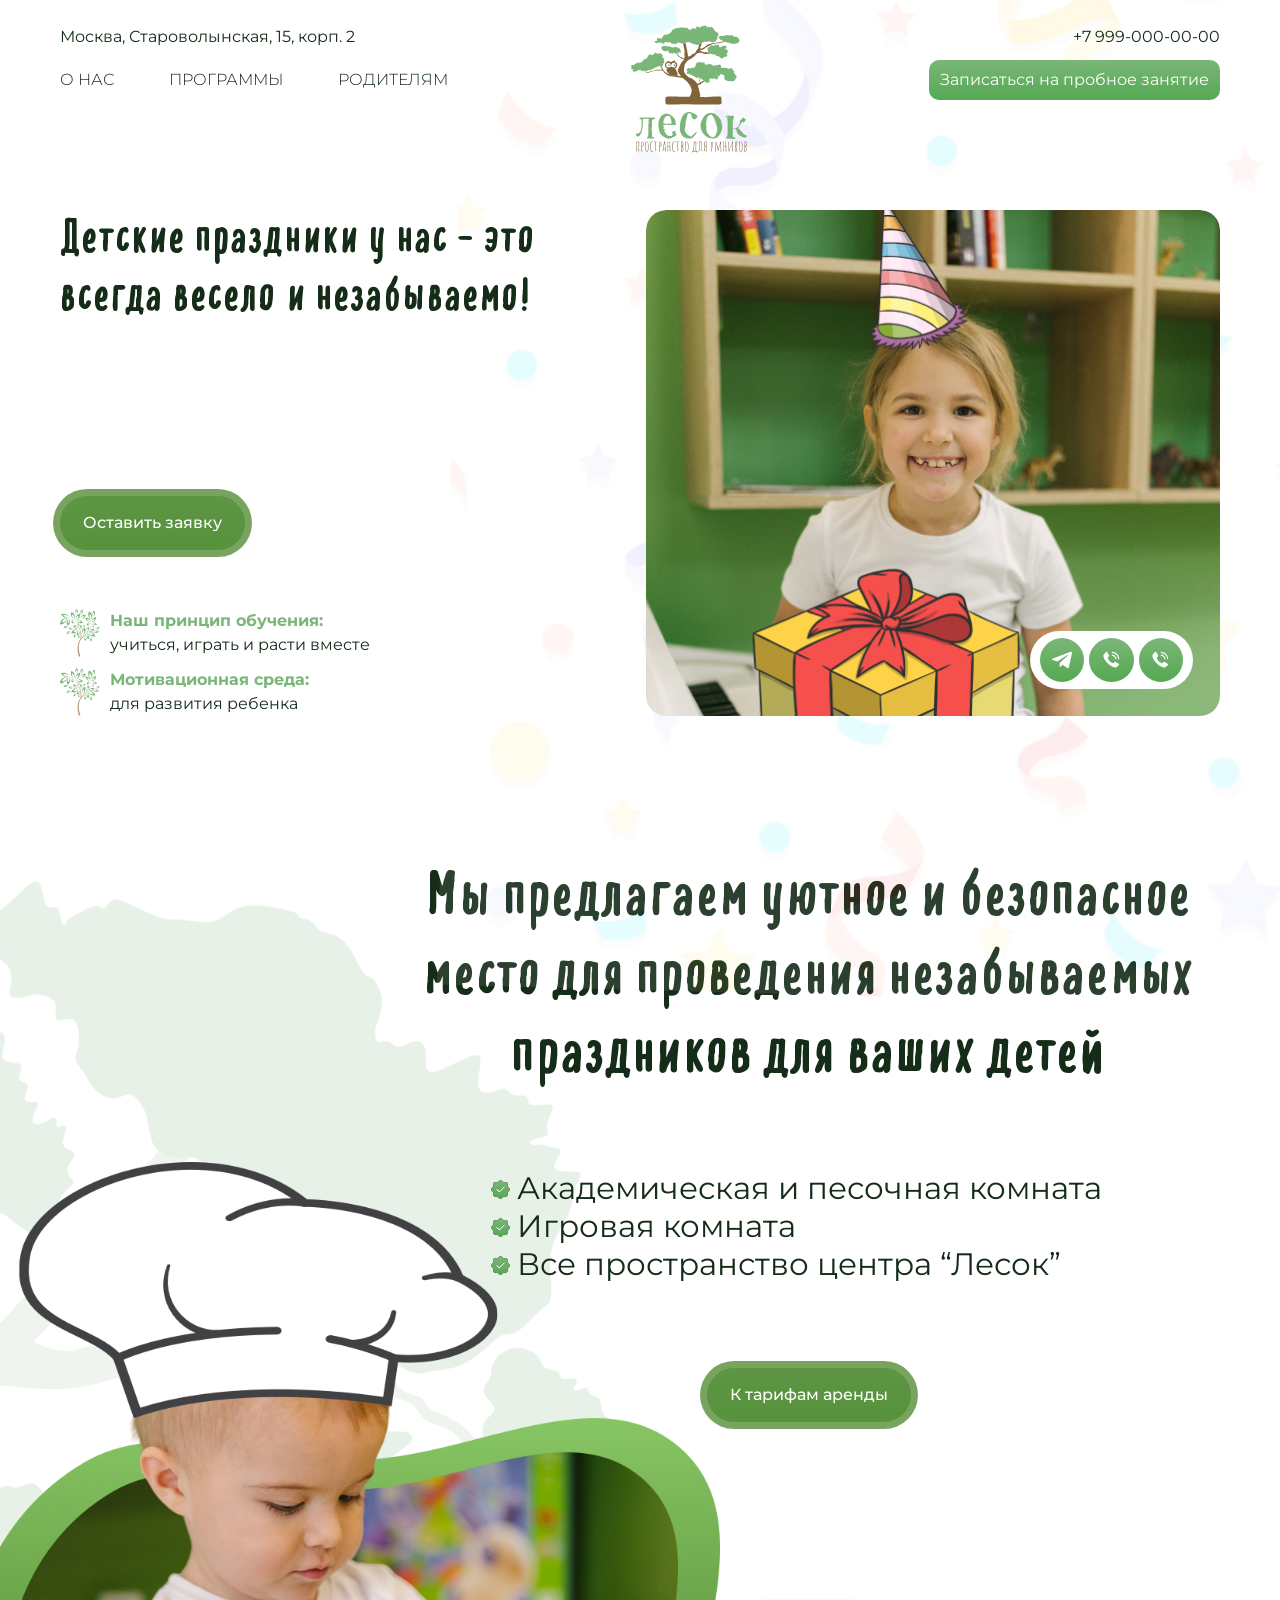
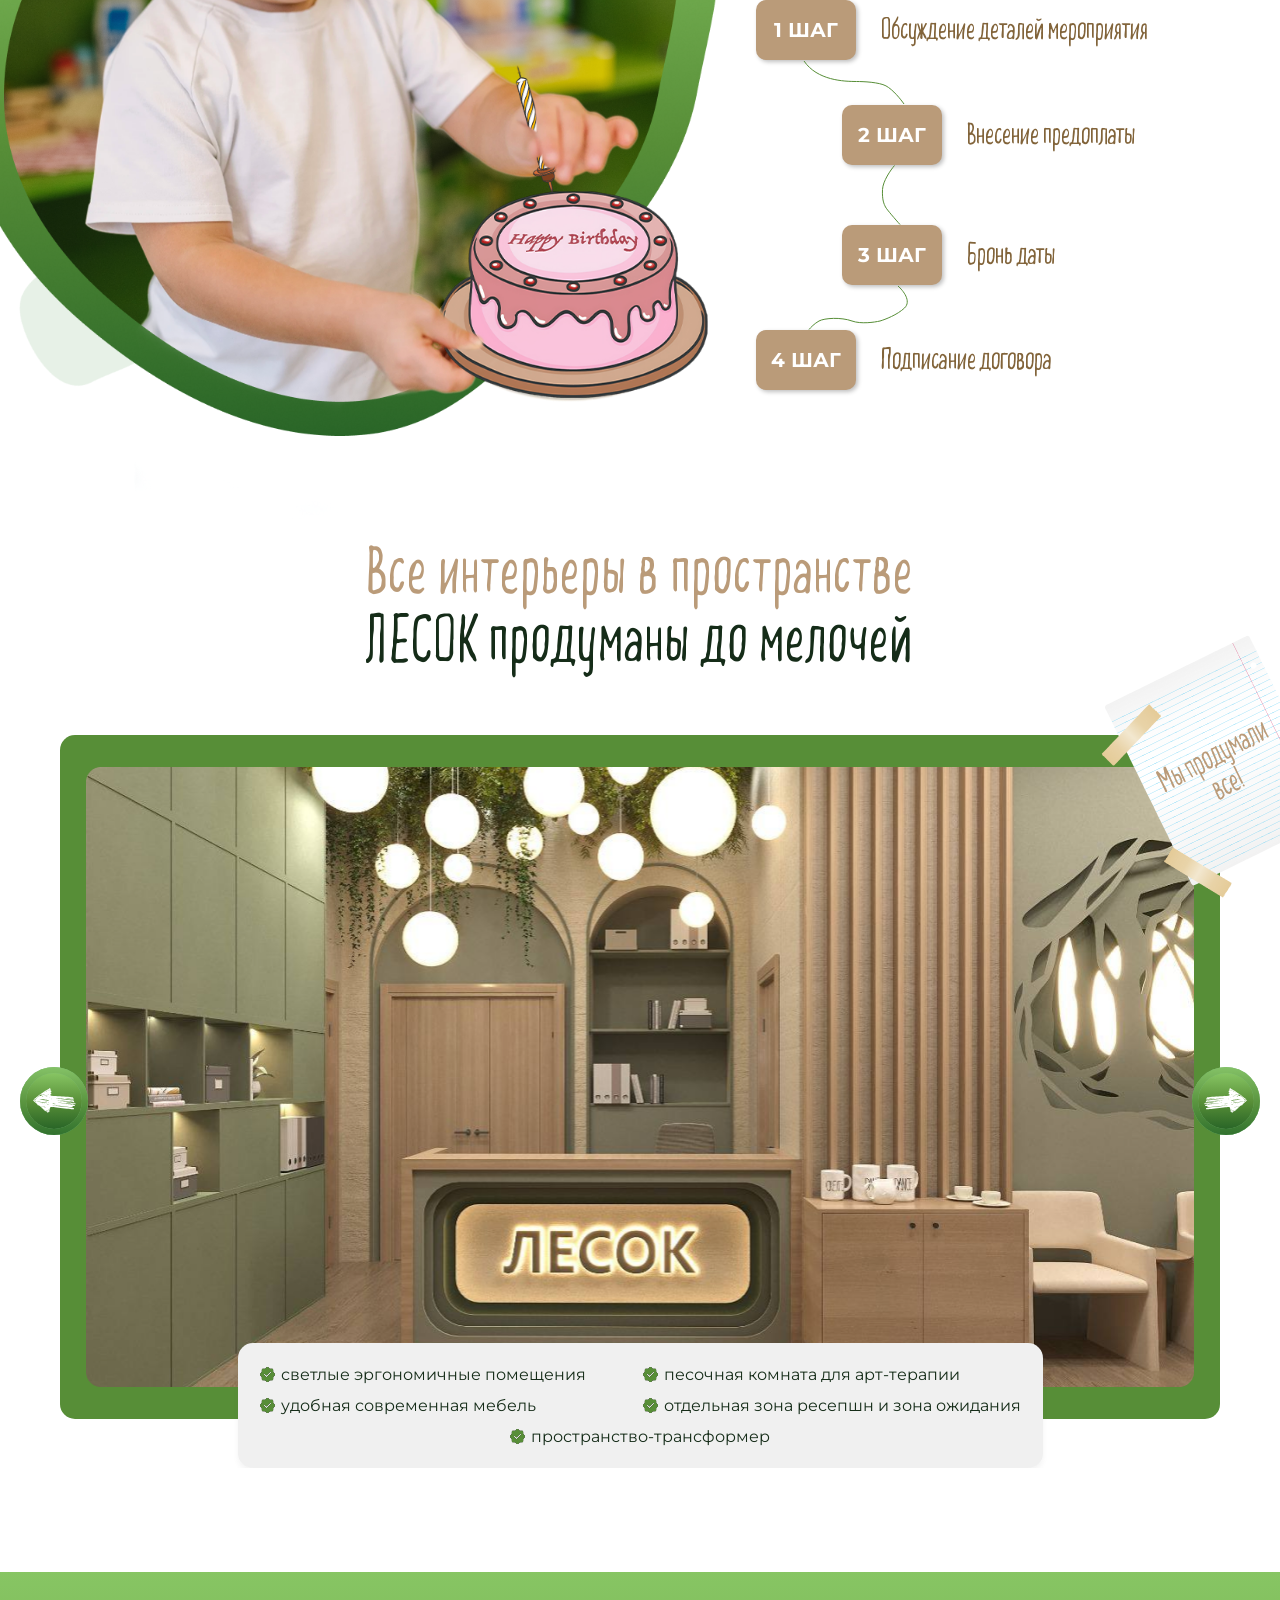
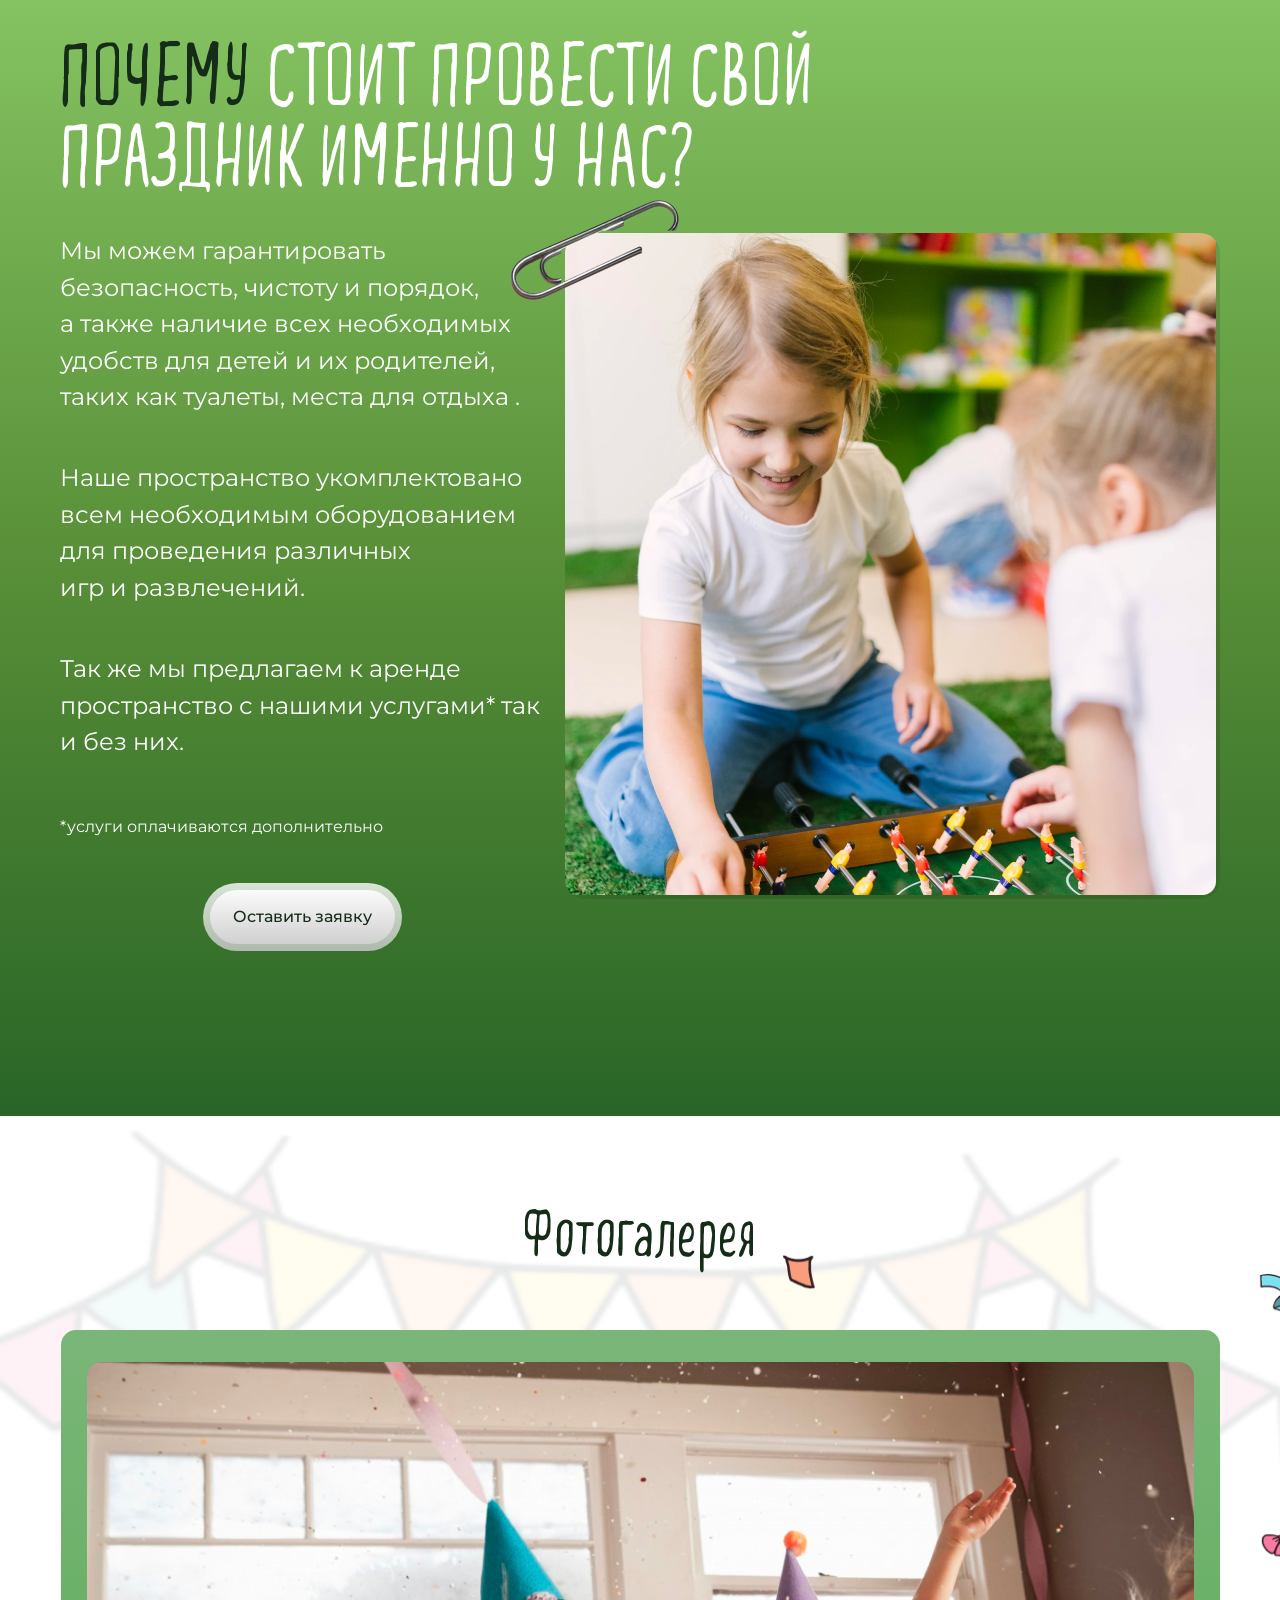
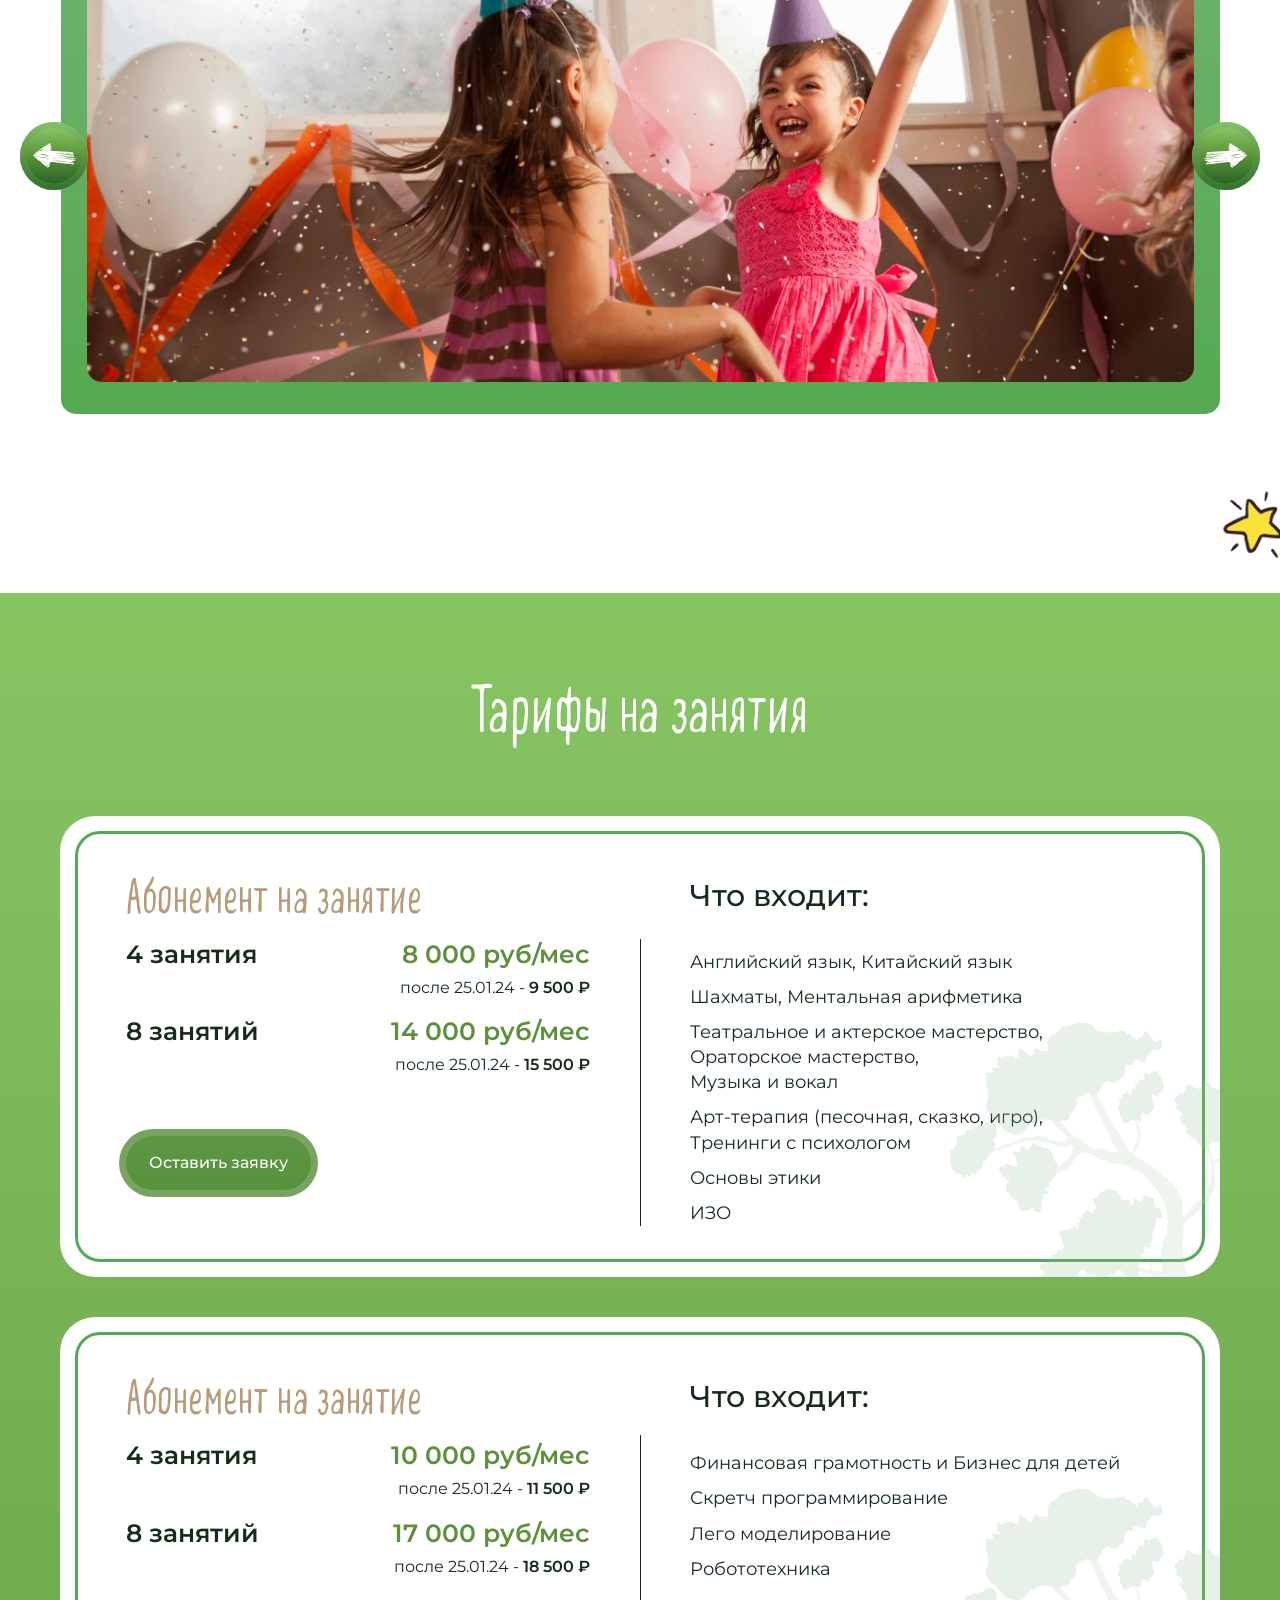
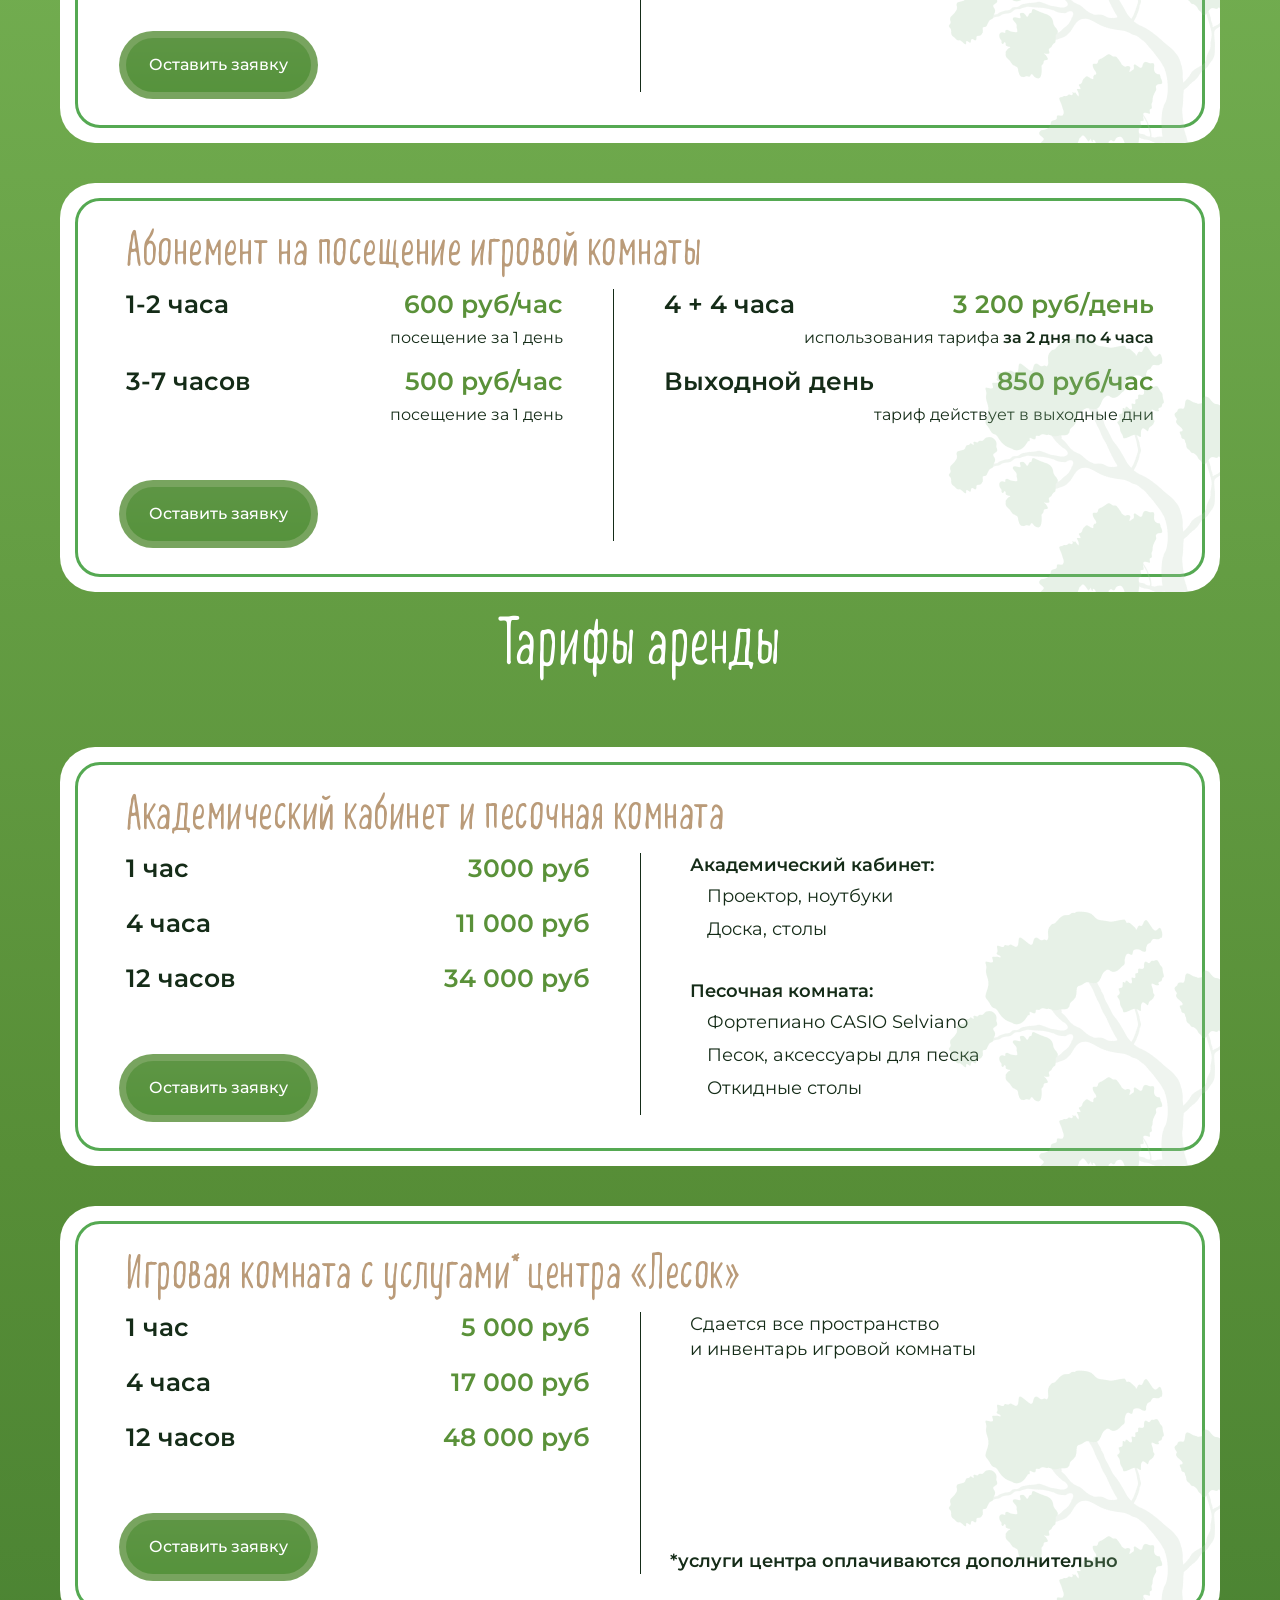
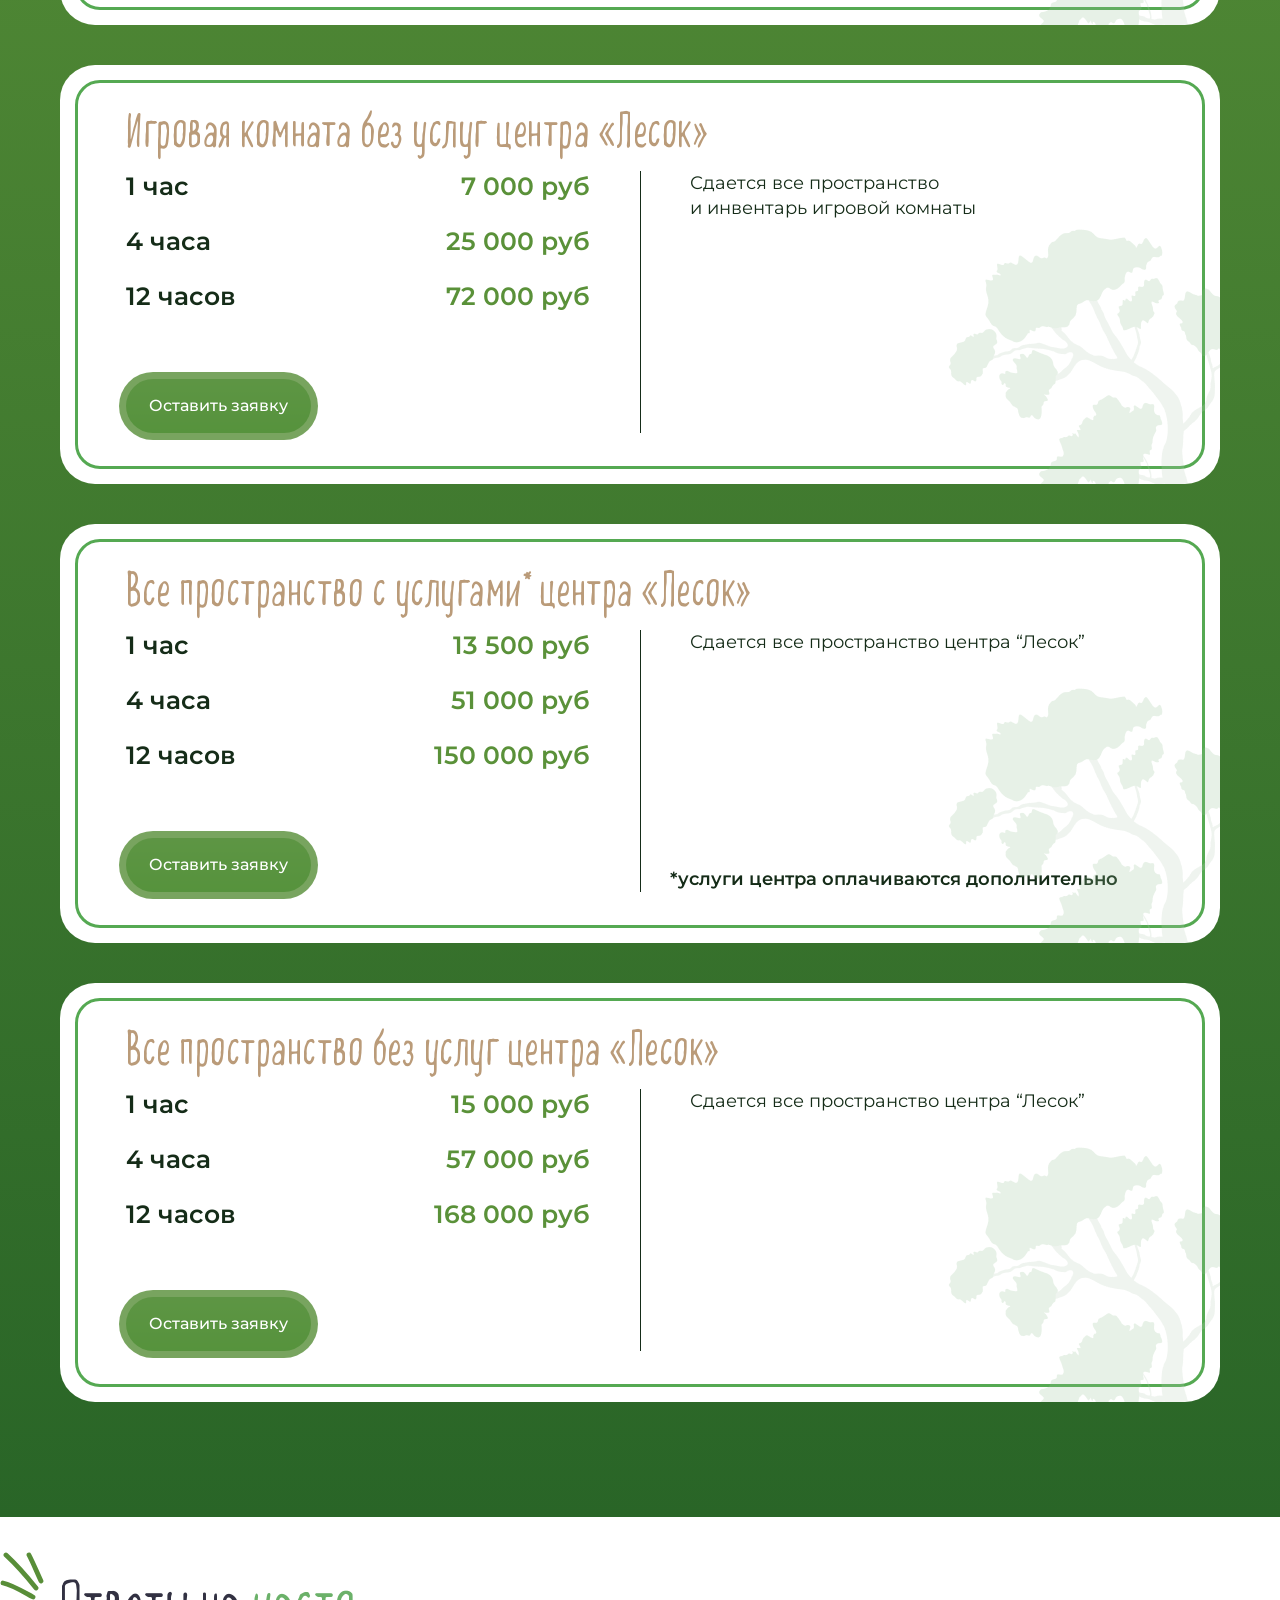
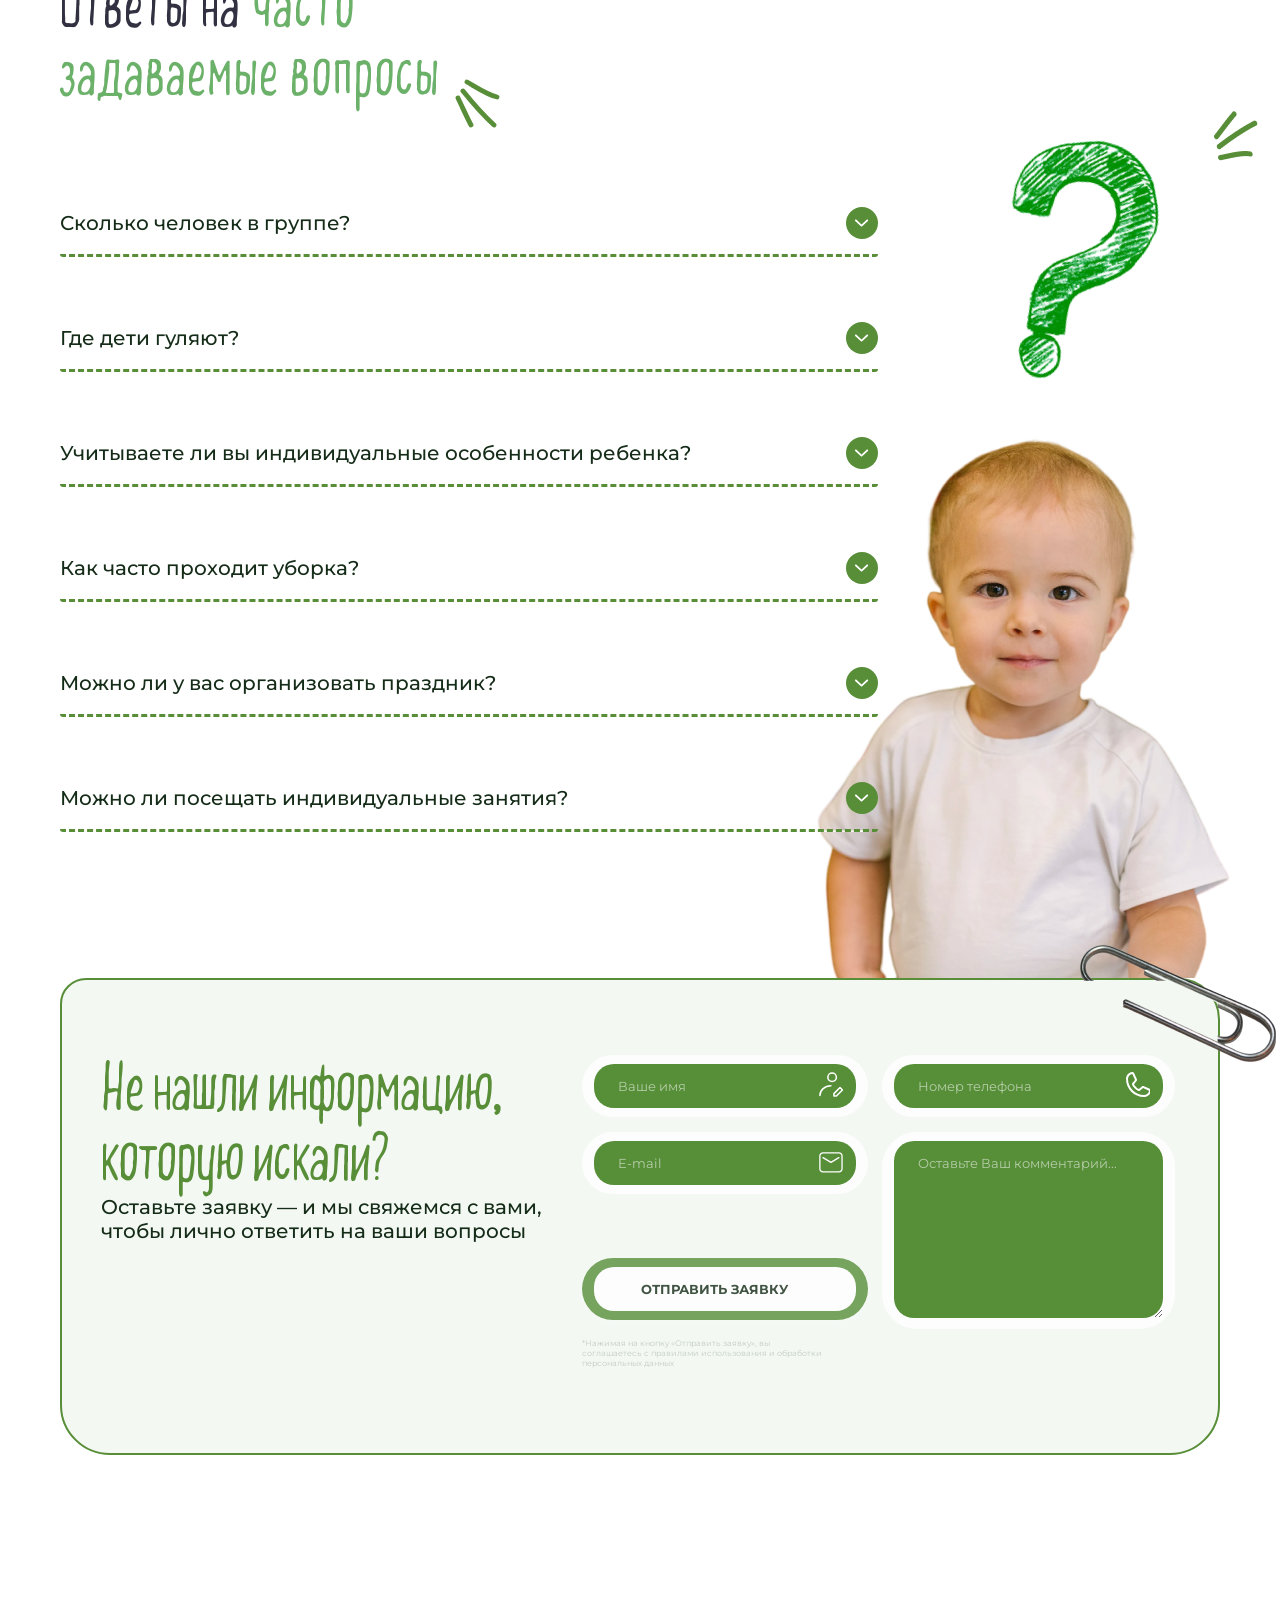
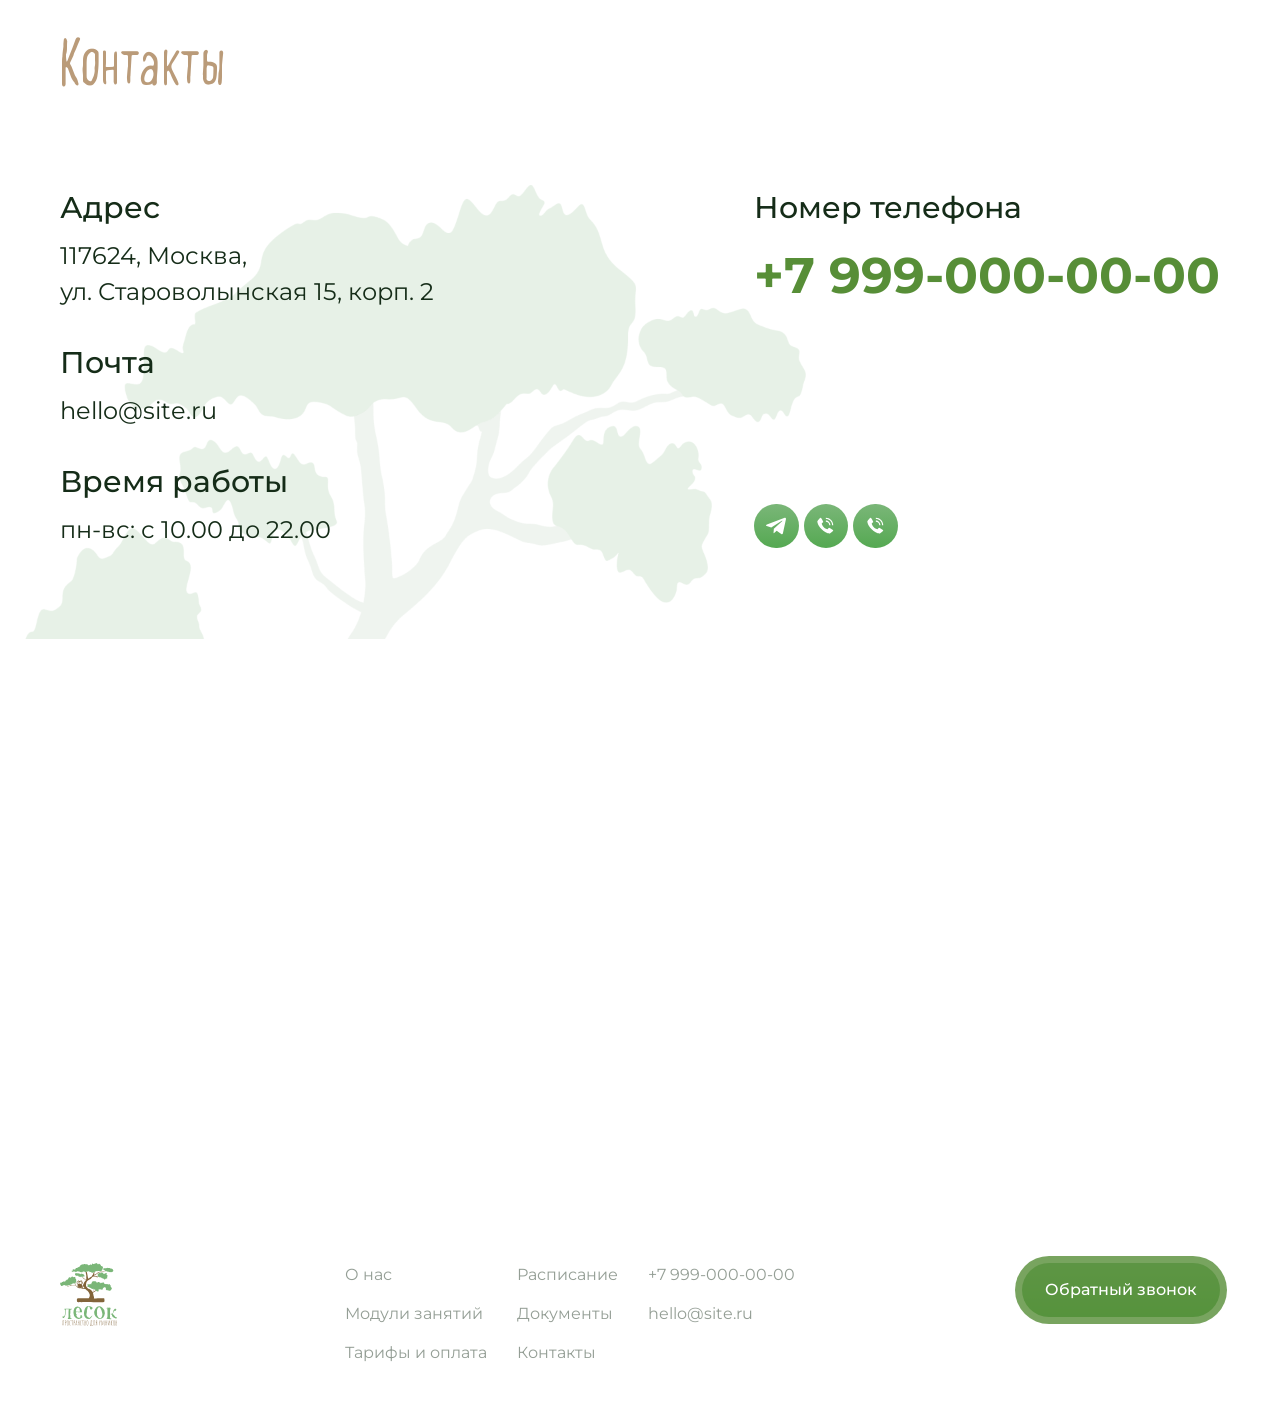
<file: rent.html>
<!DOCTYPE html>
<html lang="en">

<head>
	<meta charset="UTF-8">
	<meta name="viewport" content="width=device-width, initial-scale=1.0">
	<title>Лесок - пространство для детей и подростков</title>
	<link rel="preconnect" href="https://fonts.gstatic.com" crossorigin>
	<link href="https://fonts.googleapis.com/css2?family=Montserrat:wght@300;400;500;600;700;800&display=swap"
		rel="stylesheet">
	<link rel="stylesheet" href="assets/dist/magnific-popup/magnific-popup.css">
	<!-- <link rel="stylesheet" type="text/css" href="assets/dist/slick/slick.css" />
	<link rel="stylesheet" type="text/css" href="assets/dist/slick/slick-theme.css" /> -->
	<link rel="stylesheet" href="assets/css/standart.css">
	<link rel="stylesheet" href="assets/css/style.css">
	<link rel="stylesheet" href="assets/css/category.css">
	<link rel="stylesheet" href="assets/css/rent.css">
	<link rel="stylesheet" href="assets/css/tarif.css">


	<link rel="apple-touch-icon" sizes="180x180" href="assets/favicon/apple-touch-icon.png">

	<link rel="manifest" href="assets/favicon/site.webmanifest">
	<link rel="mask-icon" href="assets/favicon/safari-pinned-tab.svg" color="#5bbad5">
	<meta name="msapplication-TileColor" content="#ffffff">
	<meta name="theme-color" content="#ffffff">
</head>

<body class="categories arenda">
	<div class="home-page category rent">
		<img src="./assets/img/rent/lesok-rent-stars-bg.png" alt="" class="background-image">
		<header class="header">
			<div class="container">
				<div class="header-content">
					<div class="nav-menu_left">
						<a href="" class="adress-link_ya link-info-nav">Москва, Староволынская, 15, корп. 2</a>
						<div class="nav-menu_left_links">
							<a href="" class="nav-menu_left_link">О НАС</a>
							<a href="" class="nav-menu_left_link">ПРОГРАММЫ</a>
							<a href="" class="nav-menu_left_link">РОДИТЕЛЯМ</a>
						</div>
					</div>
					<div class="nav-menu_center">
						<a href="/" class="logo-link">
							<svg xmlns="http://www.w3.org/2000/svg" width="116" height="128" viewBox="0 0 116 128"
								fill="none">
								<g clip-path="url(#clip0_68_464)">
									<path fill-rule="evenodd" clip-rule="evenodd"
										d="M55.7086 36.7875C55.9055 36.6465 56.0354 36.5118 56.1945 36.3328C56.515 35.9581 56.8354 35.6087 57.2271 35.3013C57.625 34.9982 57.9308 34.7834 58.3706 34.5477C60.4064 33.4593 62.6285 32.2699 64.1176 30.4594C62.6264 32.2699 60.4064 33.4593 58.3706 34.5477C57.9308 34.7834 57.6229 34.996 57.2271 35.3013C56.8354 35.6087 56.515 35.9581 56.1945 36.3328C56.0375 36.5118 55.9055 36.6465 55.7086 36.7875ZM55.7086 36.7875C55.9055 36.6465 56.0354 36.5118 56.1945 36.3328C56.515 35.9581 56.8354 35.6087 57.2271 35.3013C57.625 34.9982 57.9308 34.7834 58.3706 34.5477C57.9308 34.7834 57.6229 34.996 57.2271 35.3013C56.8354 35.6087 56.515 35.9581 56.1945 36.3328C56.0375 36.5118 55.9055 36.6465 55.7086 36.7875ZM58.3727 34.5477C58.8921 34.2698 59.4241 33.9856 59.9519 33.6866C61.4933 32.813 63.0097 31.8088 64.1197 30.4615C62.6306 32.272 60.4084 33.4593 58.3727 34.5477ZM67.8687 20.6873C67.5817 21.3799 67.632 21.8556 67.4959 22.5335C67.4226 22.8977 67.1838 23.3335 67.0205 23.6829C66.9178 23.904 66.6225 24.1187 66.4424 24.3124C66.2351 24.5334 66.0549 24.725 65.8413 24.9397C65.5418 25.2407 65.3805 25.5397 65.2297 25.9354C64.6831 27.468 63.9187 27.8448 63.6757 28.1901C63.4307 28.5374 62.3835 28.7837 61.6777 29.1016C60.9718 29.4195 60.6996 29.6784 60.354 30.171C59.9226 30.7331 58.534 31.3183 57.8428 31.472C57.6878 31.5078 57.1747 31.6931 57.0742 31.5583C56.9674 31.4131 56.982 30.9773 56.9862 30.7984C56.9925 30.3373 56.8647 29.6447 56.7977 29.1669C56.7181 28.6153 56.5652 27.9417 56.4438 27.3901C56.3118 26.7943 56.1212 26.3691 56.1024 25.7355C56.0982 25.607 56.0982 25.4786 56.0961 25.3502C56.0898 24.7229 55.9076 24.0408 55.7107 23.4514C55.562 23.0072 55.5076 22.7882 55.451 22.3167C55.3966 21.8135 55.3631 21.5567 55.2332 21.0578L55.1934 20.8978C55.1159 20.601 55.03 20.3547 54.9295 20.0663C54.6091 19.0453 54.6845 18.7884 54.6468 17.8074C54.6447 17.7253 54.6363 17.6516 54.6237 17.5843C53.9514 17.9569 53.9891 18.2748 52.2277 18.6621C52.2592 18.9379 52.2969 19.2095 52.3471 19.4852C52.3785 19.6452 52.3786 19.7905 52.3765 19.9505C52.3723 20.1484 52.3848 20.241 52.4079 20.4304C52.4246 20.5589 52.6299 20.7378 52.632 20.8683C52.6383 21.2094 52.5775 21.4072 52.6822 21.7272C52.8351 22.1967 53.0027 22.3609 53.1032 22.9019C53.1975 23.4661 53.2268 24.0219 53.3252 24.5966C53.3818 24.9881 53.4216 25.2639 53.5095 25.6555C53.7315 26.6322 53.5011 26.9859 53.4299 27.9185C53.3755 28.5964 53.3985 29.2742 53.4425 29.9521C53.4697 30.2994 53.5032 30.6257 53.5263 30.9773C53.5619 31.5288 53.719 31.8067 53.6394 32.4109L53.6331 32.453C53.5828 32.813 53.4949 33.2046 53.4027 33.5561C52.7116 33.4088 52.4435 33.3098 51.7984 33.0298C51.2162 32.7835 50.747 32.573 50.1836 32.2825C49.6873 32.0299 49.1783 31.7709 48.6882 31.5141C47.7814 31.0257 47.9007 30.7289 47.3646 29.9647C47.0672 29.5416 46.952 29.409 46.7258 28.9248C46.5687 28.5837 46.4137 28.2511 46.2483 27.9206C45.9048 28.0869 45.8063 28.1206 45.6199 28.2911C45.7749 28.5058 45.8608 28.7521 45.9446 29.03L45.9634 29.0911C46.2085 29.891 46.2755 29.8405 46.6986 30.5142C47.0923 31.1394 47.0567 31.5688 47.8672 31.8615C48.284 32.0109 48.4935 32.0909 48.839 32.3899C49.2621 32.7667 50.7261 33.3835 51.3146 33.6424L51.3837 33.674C51.9618 33.9308 52.5231 34.1182 53.12 34.3119C52.8435 34.9076 52.4288 35.5097 51.8152 36.0718C49.9847 37.7664 49.1637 39.76 48.1562 41.9662C47.9468 42.4273 47.7499 42.8967 47.4777 43.3241C47.0881 43.9872 46.9185 44.9135 46.8535 45.6797C46.82 46.3513 46.9876 46.8334 47.285 47.4249C47.3813 47.6186 47.5552 48.0944 47.7102 48.3259C48.0055 48.7638 48.2149 49.0669 48.5563 49.4901C48.839 49.8416 49.2391 50.09 49.5134 50.4479C49.7543 50.7616 50.0056 51.0626 50.2569 51.3679C49.4548 51.2942 48.6778 51.17 47.8861 51.0205C47.6201 50.97 47.3562 50.9132 47.0986 50.829C45.576 50.3195 45.2409 50.3111 43.6345 50.309C41.9883 50.3069 40.8657 50.6227 39.3284 49.9216C39.2258 49.8753 39.1504 49.7974 38.9702 49.6522C38.6372 49.3764 37.9838 49.0206 36.9743 48.6922C35.9208 48.3491 35.5354 47.9975 34.9595 47.4186C34.3856 46.8418 33.1206 46.4944 32.3143 45.0503C31.908 44.3219 31.2126 42.8209 30.6199 41.5073L29.491 41.2821C29.6628 41.7578 29.8596 42.2841 29.9832 42.5325C30.2429 43.0525 30.5864 43.2567 30.645 43.6293C30.7016 44.0061 31.2482 44.7008 31.2482 44.7008C31.2482 44.7008 29.868 44.844 29.38 44.844C28.8899 44.844 27.4511 44.6714 27.0511 44.6714C26.6489 44.6714 25.2394 44.7871 24.7786 44.9324C24.32 45.0777 22.3617 45.5955 21.6706 45.886C21.3941 46.0018 20.4642 46.1744 19.4128 46.4439C18.8243 46.5955 18.2127 46.8649 17.6179 46.9576C17.0461 47.046 16.4911 47.3828 16.0743 47.3554C15.7769 47.3365 15.5466 46.9681 15.4314 46.9281C15.0816 46.806 14.4407 46.3008 14.0302 45.745C13.8417 45.6987 13.649 45.7071 13.4773 45.7239C13.5485 45.8355 13.6218 45.9513 13.6909 46.0692C13.9129 46.4397 14.3486 46.6649 14.5789 46.9955C14.8638 47.3996 15.1591 47.6186 15.4879 47.8228C16.1141 48.2101 17.6493 47.6165 19.4798 47.0312C20.0348 46.8544 20.6904 46.7702 21.2705 46.5934C21.8088 46.4292 22.2528 46.1976 22.7659 46.0418C24.232 45.5997 25.6269 45.3176 26.4206 45.3934C27.361 45.4861 27.5642 45.4145 27.648 45.4145C27.7736 45.4145 27.5788 45.4503 28.892 45.4503C31.0786 45.4503 31.1372 45.4503 31.6524 45.7408C32.1718 46.0292 33.4955 47.7344 33.4955 47.7344C33.4955 47.7344 34.1552 48.4585 35.481 49.6143C36.8025 50.77 38.1555 50.6858 39.852 51.2626C40.2562 51.3995 40.5222 51.37 40.7798 51.4079C41.0584 51.45 41.3306 51.5531 41.7977 51.4773C42.4448 51.3742 43.0271 51.5552 43.6512 51.7089C44.1476 51.831 44.6335 51.9889 45.1299 52.1047C46.0116 52.3047 46.6546 52.3615 47.4253 52.3678C47.6787 52.3699 47.974 52.4541 48.2673 52.4457C48.6694 52.4352 49.0631 52.5594 49.4715 52.6289C49.6077 52.652 50.215 52.7362 50.3198 52.7341C50.4706 52.732 51.3858 52.7678 51.4591 52.7973C51.5178 52.8183 52.2278 53.3551 52.3178 53.433C52.965 54.0098 53.5661 54.5803 54.2426 55.1382C54.4939 55.3445 54.7955 55.595 55.0698 55.7698L55.0971 55.7845C55.9914 56.3466 56.8522 57.6223 57.4972 58.4644C57.8617 58.938 58.247 59.3991 58.6073 59.8706C59.0597 60.5085 59.133 60.7969 59.5456 61.74C59.8011 62.3252 59.8765 62.1568 60.0524 62.7273C60.2325 63.3083 60.3959 63.6389 60.509 64.5146C60.6221 65.8598 60.8169 66.2935 60.3603 67.5902C60.2304 67.9502 60.2765 68.4512 60.0859 68.7839L59.9246 69.1481C59.6419 69.6722 59.577 69.7754 59.3801 70.3059C59.1581 70.8469 58.8544 71.2343 58.5403 71.6595C58.247 71.6427 57.9517 71.6321 57.6606 71.6342C56.2092 71.6427 54.6887 71.6279 53.2393 71.6342C51.7921 71.6427 50.2611 71.6258 48.816 71.71C47.1342 71.8069 45.5592 71.5606 43.8732 71.5921C43.1863 71.6048 42.5705 71.4258 41.8919 71.4279C41.1044 71.43 40.3169 71.4364 39.5294 71.4364C35.5878 71.4364 34.3814 71.529 34.3898 73.9289C34.394 74.7625 34.2914 75.4088 34.4212 76.2888C34.5113 76.8887 34.4526 77.434 34.5804 78.0171C34.6579 78.3771 34.6809 78.636 34.9595 78.9118C35.5522 79.497 36.5554 79.5286 37.3282 79.5286C37.7513 79.5286 38.1723 79.5475 38.5933 79.5539C39.2949 79.5623 40.0028 79.4149 40.7212 79.4276C43.9444 79.4865 47.1656 79.4065 50.3826 79.2234C51.2874 79.1728 52.1963 79.1139 53.0969 79.2107C53.8132 79.2907 54.4646 79.1055 55.185 79.1707C55.8804 79.2339 56.848 79.1349 57.5475 79.1349C61.1624 79.1349 64.5805 79.5286 68.1954 79.5286C68.6708 79.5286 66.057 79.5286 87.7382 79.5286H87.7612C89.8347 79.5286 90.4588 78.9244 90.6033 77.8508C90.6389 76.6424 90.4023 75.2572 90.4148 73.9331C90.2787 73.8531 90.4337 72.3942 90.1405 72.1058C89.642 71.6153 88.9152 71.6048 88.2785 71.5816C85.5495 71.489 83.0677 71.6343 80.1439 71.6721C77.6558 71.7037 75.2095 72.1984 72.7235 72.1248C71.6889 72.0932 70.6437 71.8974 69.5903 71.9395C69.385 71.9479 69.1798 71.9521 68.9745 71.9542C69.008 71.8574 69.0394 71.75 69.0667 71.6342C69.3054 70.6259 69.2594 69.4323 68.9913 68.4197C68.7274 67.4176 68.3462 66.6387 68.1912 66.085C67.9566 65.2409 68.1703 64.6093 67.8854 63.9062C67.6257 63.262 67.3032 62.5715 67.1273 61.0537C67.1 60.8137 66.8927 60.538 66.8697 60.298C66.8529 60.1064 66.9136 60.159 67.1189 60.0896C67.7116 59.8811 68.3315 59.6517 68.9284 59.4748C69.5274 59.298 69.6657 59.077 69.829 58.938C70.0448 58.757 70.2165 58.6454 70.6249 58.2033C71.3433 57.4223 72.2732 57.3002 72.8114 56.7276C72.979 56.5487 73.1905 56.3676 73.4 56.2034C73.023 55.8813 72.8827 55.6077 72.6125 55.3424C72.6188 55.3487 72.623 55.355 72.6292 55.3614C72.5413 55.4561 72.4407 55.5508 72.3318 55.6371C71.959 55.9319 71.4459 56.0582 71.2595 56.3529C70.8532 56.9908 70.6396 57.0034 70.1201 57.2876C69.8563 57.1213 69.3683 56.8687 69.3012 56.3803C69.2782 56.2097 69.1756 56.1487 69.1484 56.0813C69.0813 55.8961 69.0646 55.8919 68.8112 55.2814C68.4656 54.4435 68.3232 54.673 68.3232 54.1235C68.3232 53.8288 68.254 53.1931 68.1912 52.6668C68.0656 52.5215 67.9629 52.4331 67.7849 52.3678C67.8017 52.5089 67.8163 52.6562 67.8205 52.7952C67.8352 53.2436 67.8058 53.1994 67.8792 53.7193C67.9525 54.2414 67.8645 54.0667 68.009 54.4435C68.0907 54.6561 68.0865 54.7319 68.1263 54.8182C68.1577 54.8835 68.2415 54.9488 68.2415 55.1382C68.2415 55.3403 68.3399 55.4856 68.386 55.635C68.4404 55.8077 68.4467 55.9719 68.5159 56.0245C68.6457 56.1276 68.6143 56.3087 68.8007 56.5381C68.9892 56.7697 69.2175 57.0287 69.2615 57.1318C69.3054 57.2329 69.5358 57.4055 69.5358 57.4055L69.6594 57.5634L69.5651 57.6244C68.6436 58.2307 68.9326 58.0286 67.9545 58.2307C67.433 58.3381 66.8466 58.6012 66.411 58.8265C65.5355 57.4665 62.3981 53.9425 59.5267 53.0099C57.2082 52.2563 54.1923 49.3911 53.3064 47.1281C53.1702 46.7807 52.9629 46.4397 52.9796 46.065C52.9943 45.7429 52.9147 45.4019 52.9126 45.0545C52.9084 44.3156 53.0215 43.7219 53.1095 42.9999L53.1262 42.8567C53.1618 42.543 53.2184 42.2357 53.277 41.922C53.3545 41.4947 53.4739 41.0715 53.5598 40.64C53.7441 39.68 53.6687 39.6421 54.1797 38.7664C54.3829 38.4211 54.5798 37.9959 54.7808 37.6738C55.0154 37.2991 55.3631 37.0423 55.7191 36.7896C55.916 36.6486 56.0458 36.5139 56.205 36.3349C56.5254 35.9602 56.8459 35.6108 57.2375 35.3034C57.6355 35.0003 57.9413 34.7855 58.3811 34.5498C60.4168 33.4614 62.639 32.272 64.1281 30.4615C65.634 28.5711 66.2204 28.2764 67.1315 27.9859C68.2143 27.6385 68.8195 27.5796 69.9777 27.769C71.1066 27.9669 72.1056 28.348 73.1989 28.6553C73.7665 28.8027 74.3362 28.7732 74.9226 28.8974C75.6996 29.0553 76.3279 28.9458 77.1049 28.8448C77.5741 28.7858 78.0516 28.7121 78.5229 28.649C78.837 28.6069 79.0946 28.5522 79.3648 28.4785C78.9103 28.0174 78.571 27.5733 77.528 27.4133C76.7426 27.569 76.1583 27.4869 75.264 27.3375C74.8933 27.2764 74.5896 27.2491 74.2126 27.247C73.2994 27.247 72.8659 27.1585 71.9883 26.9249C71.4878 26.7922 71.2113 26.6638 70.7443 26.4554C70.2751 26.2491 69.3829 26.1039 69.2007 25.5965C69.1148 25.3123 69.4311 25.0534 69.674 24.9734C70.3945 24.7313 70.5914 24.8408 71.293 24.765C71.7559 24.7144 72.0512 24.485 72.4826 24.2913C73.113 24.0071 73.7916 23.5566 74.0974 23.1482C74.4032 22.7377 76.5876 21.3336 76.9437 21.1673C77.5552 20.8831 78.1501 20.6073 78.7679 20.3273C79.5554 19.9631 80.301 19.5547 81.0969 19.1863C81.5849 18.961 81.9053 18.9695 82.2739 18.9021C82.5839 18.8474 82.9336 18.7021 83.4091 18.6874C84.117 18.6663 84.5149 18.3316 85.1977 18.1927C86.0606 18.0179 86.6889 18.3337 87.5581 18.1842C88.2597 18.0664 88.8419 17.7758 89.5435 17.6285C90.1425 17.5022 90.5782 17.5759 91.1625 17.5169C91.8474 17.4516 92.4192 17.1653 93.0998 17.1085C93.2066 17.1022 93.3093 17.0917 93.4098 17.0811C93.3093 17.0917 93.1941 16.7296 92.637 16.5864C92.3731 16.6369 92.1448 16.7022 91.7908 16.8096C91.4138 16.9275 91.0389 16.8412 90.6473 16.8643C89.6797 16.9233 88.7309 17.0875 87.8052 17.3801C87.1853 17.5737 87.0093 17.6222 86.3538 17.5422C85.5098 17.4348 85.4574 17.5253 84.6867 17.8222C83.7442 18.1821 82.963 17.8622 81.9933 18.1042L81.9053 18.1253C81.6309 18.199 81.3608 18.2853 81.0843 18.3611C80.5816 18.4937 80.1879 18.5842 79.6873 18.7547C79.3501 18.8726 79.015 18.9968 78.6778 19.1126C78.4035 19.2073 78.1521 19.2705 77.8694 19.3316C77.5238 19.4052 77.1992 19.4263 76.8934 19.6073C76.2798 19.9757 75.2388 20.9083 75.0797 21.0557C74.6734 21.4325 74.2063 21.7862 73.7811 22.003C73.2408 22.2788 72.8722 22.4998 72.3695 22.8324C71.5506 23.3419 70.2668 23.885 69.3054 23.5335C68.8886 23.3798 68.9536 22.9187 69.0436 22.5651C69.0834 22.443 69.1253 22.3588 69.1881 22.2514C69.4814 21.8283 69.6133 21.763 69.8227 21.2409C69.9526 20.9167 70.0468 20.6641 70.1955 20.3357C70.4511 19.7863 70.3861 19.1905 70.5055 18.5947C70.5307 18.4684 70.5453 18.3527 70.5537 18.239C69.1588 19.2789 68.4656 18.9105 67.4079 19.4326C67.9106 19.2389 67.7116 19.9568 68.1912 19.8894C68.1179 20.1126 68.0383 20.3147 67.8687 20.6873Z"
										fill="#82643A" />
									<path fill-rule="evenodd" clip-rule="evenodd"
										d="M29.4869 41.2805L30.6158 41.5058C31.3844 41.6194 32.0023 41.6384 31.8892 40.6763C31.8473 40.3079 32.0735 40.1395 32.1259 39.8953C32.1719 39.6743 32.0379 39.369 32.0923 39.1648C32.1824 38.8238 32.2829 38.4512 32.5091 38.2491C32.7269 38.0533 33.0704 38.028 33.1312 37.7586C33.1626 37.6196 33.1144 37.3586 33.194 37.1523C33.2945 36.8913 33.5207 36.6765 33.4788 36.4513C33.3992 36.0197 32.8945 35.7692 32.9071 35.4155C32.9175 35.1335 32.5678 34.9145 32.639 34.6008C32.6683 34.464 33.1333 34.3124 33.1479 34.1272C33.1626 33.9335 32.8673 33.744 32.8484 33.4641C32.8338 33.243 32.7542 32.8725 32.6055 32.7715C32.3751 32.6136 31.9834 32.9293 31.5436 32.8157C30.5739 32.5652 32.7919 30.5484 31.3174 30.2116C30.442 30.0116 31.7866 28.6664 29.7885 28.6917C28.9947 28.7022 28.9235 27.8728 27.3925 28.8138C26.6469 29.2706 25.5809 27.8012 24.6887 27.6265L24.6363 27.6201C24.0583 27.6012 23.6771 28.1191 23.3503 28.5296C23.0278 28.9317 22.9671 28.9527 22.5524 29.2306C21.9492 29.6348 22.3031 29.6811 21.4361 29.9042C20.8769 30.0495 20.6025 30.18 20.1585 29.74C19.6454 29.2306 18.9144 28.9927 18.2568 29.3885C18.0662 29.5021 17.6452 29.8832 17.6117 30.1126C17.6033 30.46 17.4756 30.9526 17.3332 31.2621C17.0609 31.8389 16.996 31.7799 16.4891 32.0536C15.3183 32.7167 16.2483 33.4514 15.4461 33.8704C14.6293 34.2935 14.5099 34.2556 13.6366 34.083C13.0438 33.9651 12.8197 34.5672 12.6396 35.024C12.5517 35.2513 12.3946 35.8282 12.116 35.8639C11.628 35.8639 11.3683 36.0955 11.0227 36.8176C10.9159 37.0407 10.7442 37.4302 10.5054 37.5228C10.0551 37.6954 10.0635 37.0976 9.6949 37.0976C8.92417 37.0028 10.2415 39.4385 7.95656 37.5691L7.91676 37.5396C7.60051 37.3039 7.7157 37.8912 7.13974 37.7186C6.83396 37.6281 6.73762 37.5333 6.36901 37.4912C5.76163 37.4218 5.69252 38.028 5.65482 38.4933C5.59199 39.2659 5.08305 38.2154 4.50709 38.4891C4.26205 38.6049 4.28299 38.5922 4.19503 38.8259C4.05889 39.1922 3.54158 38.8743 3.77406 39.3964C4.06308 39.9816 3.87668 39.6869 3.57718 39.6259C2.91326 39.4932 3.19391 40.5921 2.28704 40.3058C1.87235 40.1753 1.72783 40.1143 1.27963 40.0553C-1.10169 39.8069 0.992701 41.7205 0.647126 42.1689C0.452348 42.4068 0.213587 42.6194 0.0900176 42.9057C-0.125705 43.4046 0.0502242 43.7099 0.510991 43.9057C0.931964 44.0867 1.19795 44.2846 1.67757 44.3393C1.76972 44.3477 2.39385 44.3625 2.38338 44.4677C2.36034 44.6867 1.41158 44.7393 1.48279 45.2929C1.57494 46.0424 2.32264 46.5624 2.97819 46.796C3.60441 46.9687 4.616 46.6066 5.1773 46.335C5.65901 46.1013 5.76792 45.9161 6.33131 45.8508C6.80255 45.7961 6.80045 45.7519 6.96172 45.3456L6.98685 45.2866C7.23609 44.7372 8.92207 44.7519 9.82685 45.3498C10.1745 45.5708 10.2855 45.6003 10.6939 45.6382C11.0437 45.6824 11.2008 45.775 11.4709 45.9898C11.6071 46.0929 11.7788 46.2171 11.9506 46.2466C12.2605 46.2971 12.7988 45.9687 13.1171 45.8382C13.2428 45.7898 13.358 45.7498 13.4711 45.7224C13.6428 45.7056 13.8355 45.6971 14.024 45.7435C14.5476 45.8698 14.6188 45.8698 15.1843 45.8319C15.9739 45.775 16.1561 45.8487 16.9645 45.5898C17.5237 45.4066 18.3154 45.0151 18.8767 45.0045C19.9072 44.9877 21.1491 44.2677 21.9827 43.712C22.5964 43.3015 23.0592 43.7099 23.5912 43.2131C23.8593 42.9646 24.0289 42.9099 24.2698 42.6215C24.7347 42.0678 24.5902 42.5099 25.095 42.2299C25.3861 42.051 25.407 42.3331 25.5641 42.1689C25.7798 41.9436 25.583 41.6784 25.8238 41.7794C26.1275 41.91 26.4396 41.9163 26.7495 41.7963C27.1349 41.6216 27.3276 41.331 27.8135 41.1521C28.2554 40.9921 28.9424 41.15 29.4869 41.2805ZM45.6158 28.2854C45.8022 28.1149 45.9007 28.0812 46.2442 27.9149C46.4117 27.8517 46.6086 27.8033 46.839 27.7717C47.4065 27.7107 47.9867 27.658 48.5564 27.5991C48.7826 27.5759 50.0769 27.4412 50.0895 27.1486C50.0811 27.0538 50.0434 27.0054 49.9952 26.9254C49.8004 26.5844 49.7837 26.397 49.7606 26.016C49.6999 24.9424 48.8873 25.1234 48.9752 24.0351C48.9941 23.7193 49.0088 23.5024 48.6443 23.5088C48.2862 23.5151 48.2024 23.5109 47.861 23.4098C46.9248 23.1256 47.7249 22.1594 46.5164 22.3951C46.4452 22.4141 46.3803 22.4309 46.3091 22.4583L46.2651 22.473C45.6096 22.6562 45.3938 22.2836 44.9456 21.8794C44.7906 21.7383 44.5833 21.5089 44.4137 21.7131C44.1414 22.0351 44.1644 22.113 43.7351 21.8667C43.3057 21.6183 43.2157 21.8267 43.0418 22.2141C42.9308 22.4562 42.7633 22.772 42.4868 22.8498C41.8564 23.0267 41.5904 22.0457 41.2951 21.8899C40.9412 21.7699 40.5788 22.6056 40.005 22.1699C39.5253 21.8099 39.7117 21.4015 38.9075 21.6625C38.0928 21.9257 38.1556 21.1447 37.6069 21.0626C37.2445 21.0878 36.9471 21.3236 36.6246 21.471C35.6423 21.8899 35.5041 20.972 34.7355 20.6626C34.6328 20.6226 34.5281 20.5847 34.4171 20.57C33.9605 20.5047 33.8872 20.8731 33.6736 21.1173C33.3364 21.391 33.0746 21.2773 32.6851 21.1826C32.4358 21.1236 32.3311 21.0647 32.107 21.2015C31.7426 21.4268 31.4912 21.4183 31.0912 21.4962C30.2702 21.6541 30.4022 21.9425 30.532 22.6035C30.599 23.0077 30.5488 23.0435 30.4336 23.4098C30.3456 23.6856 30.6095 23.9087 30.7771 24.1214C31.0598 24.4813 31.1624 24.7255 31.3823 25.1024C31.5331 25.3529 31.6295 25.5445 31.9415 25.5318C32.3667 25.515 32.4798 25.5823 32.8233 25.8118C33.4118 26.2034 33.6443 25.8897 34.2412 25.915C34.8569 25.9423 34.1616 26.6244 35.1271 26.3297C35.2381 26.2897 35.3575 26.2434 35.4622 26.1928C35.8497 25.9844 35.9104 25.7697 36.1994 25.5045C36.8236 24.9255 37.0958 26.216 37.3053 26.5549C37.5734 26.9865 37.8582 26.9275 37.8163 27.538C37.7954 27.8517 38.0237 27.8349 38.2938 27.9654C38.5158 28.0706 38.719 28.1548 38.9599 28.2117C39.9463 28.4496 40.2207 28.0538 41.2595 28.6306C41.8166 28.9401 41.7936 28.8664 42.0135 28.3822L42.0344 28.338C42.2418 27.8896 42.4889 27.5822 43.0314 27.7443C43.5445 27.9001 43.9278 28.1717 44.2964 28.5506C44.4325 28.6917 44.7173 29.0769 44.9226 29.0032C45.1593 28.9106 45.287 28.5885 45.6158 28.2854ZM67.7787 52.3684C67.9546 52.4337 68.0573 52.52 68.185 52.6673C68.5055 53.0652 68.6437 53.6652 69.0919 53.621C69.6218 53.5683 69.9988 53.1241 70.2794 53.8546C70.3967 54.1536 70.4428 54.4336 70.7674 54.5514C71.2198 54.6735 71.6806 54.3957 72.1581 54.8462C72.3173 54.9977 72.468 55.1662 72.6021 55.3388C72.8723 55.6061 73.0126 55.8798 73.3917 56.2019C75.0065 57.7092 77.1804 58.3702 78.3554 57.1892C79.7356 55.8019 76.7448 53.8357 79.7356 53.6062C80.3849 53.5557 80.5 53.7578 81.0404 53.8967C81.3985 53.9578 81.6038 53.9536 81.7965 53.6378C82.0457 53.2568 82.1986 53.3157 82.6321 53.3473C83.5139 53.4147 83.4867 53.9431 84.0794 54.2609C84.7349 54.5578 84.6281 53.7578 85.5308 54.3346C85.9622 54.6104 86.0963 54.6925 86.6115 54.4925C87.1225 54.2672 86.513 53.8483 86.3602 53.4673C86.1151 52.8105 86.645 52.5894 87.2084 52.6526C87.6629 52.7031 87.6273 52.6863 87.2984 52.3158C87.1958 52.1958 87.0764 52.1221 86.9508 52.08C86.9633 52 86.9487 51.901 86.8963 51.7726C86.8335 51.6169 86.8921 51.3474 87.1644 51.2232C87.4157 51.1074 87.51 51.4695 87.7257 51.499C87.9309 51.4905 87.8786 51.3053 87.8367 51.1453C87.7655 50.8548 87.5435 50.4211 87.977 50.8169C88.3394 51.1474 88.3058 50.7453 88.5446 50.8485C88.8169 50.9643 88.8776 51.0042 88.9132 50.7622C88.9823 50.2864 88.8378 49.1875 89.5206 49.1454C89.8138 49.1286 90.1657 49.2591 90.4924 49.2717C91.1123 49.297 91.1375 49.4296 91.6527 49.6906C92.0171 49.8717 91.9417 49.6696 92.2663 50.0253C92.6056 50.3959 92.9135 49.9854 93.1858 50.5159C93.2654 50.6716 93.2989 50.8422 93.3303 51.0106C93.4895 51.88 93.3115 52.4926 93.2821 53.3178C93.2696 54.143 93.6759 54.6735 94.3586 55.0714C96.2247 56.1577 102.763 57.345 103.899 54.9935C104.877 52.9705 106.546 51.5832 104.99 50.1938C103.438 48.8065 102.805 47.476 103.151 46.6676C103.494 45.8592 103.553 45.514 101.942 45.3961C100.332 45.2803 102.632 43.9499 101.423 43.4888C100.217 43.0257 100.332 43.6046 98.4343 43.7204C96.5347 43.8362 96.4761 42.6805 95.2697 42.9099C94.943 42.9731 94.2078 43.1562 93.9209 43.051C93.301 42.8278 93.4224 42.251 92.5575 42.7057C91.8956 43.0531 91.6338 43.3099 90.8924 42.9036C90.5699 42.7289 90.3772 42.5057 90.2662 42.1563C90.1091 41.6384 89.8641 41.3458 89.7091 40.8363C89.6211 40.5458 89.4641 39.7922 89.263 39.609C89.0159 39.3859 88.4148 39.6595 88.0755 39.7038C87.7257 39.748 87.4074 39.6806 87.1016 39.8995C86.5905 40.1522 86.4356 40.0322 85.9413 40.0174C85.3611 40.0195 85.1978 40.6511 84.781 40.489C84.4668 40.3648 84.3831 40.4385 84.36 40.1037C84.3516 40.0111 84.1296 40.1058 84.0982 40.1774C83.8259 40.8132 83.4636 39.8553 83.4406 40.6974C83.4364 40.8237 83.4385 41.5247 83.2772 41.5016C83.1306 41.4805 82.7452 41.0595 82.6719 40.9269C82.519 40.6427 82.5463 40.1879 82.4876 40.0869C82.3473 39.849 81.4928 40.4974 81.2729 40.3648C80.9503 40.1732 81.4321 39.3017 80.6781 39.4238C80.3493 39.4764 80.2529 39.5206 79.9052 39.4596L79.7754 39.4238C79.2644 39.249 79.0591 38.9417 78.4203 38.8954L78.3554 38.8891C77.8862 38.8554 77.2621 38.607 76.8746 38.9859C76.6003 39.2785 75.9552 40.5058 75.4798 39.8722C75.1991 39.4974 74.8368 39.5374 74.7342 39.4596C74.4996 39.2785 74.3006 39.8785 73.777 39.3753C73.5529 39.1627 73.7498 38.6322 73.6975 38.3122C73.6346 37.9186 73.3163 37.2176 72.8178 37.3249C72.4345 37.4091 72.179 37.7081 71.735 37.6996C71.6575 37.6933 71.6052 37.6765 71.5319 37.6554C71.2156 37.5565 71.1067 37.447 70.8428 37.3249C70.7423 37.2786 70.6815 37.266 70.5747 37.247L70.5035 37.2386C70.1935 37.2239 69.7642 37.2702 69.4479 37.2976C68.7191 37.3586 68.1033 37.3081 67.385 37.3081C66.8404 37.306 66.4278 37.287 66.122 37.7986C65.8519 38.2512 65.8288 38.3333 65.3199 38.4764C64.8172 38.6175 64.7942 38.9227 64.7418 39.4217C64.6601 40.2069 64.6308 40.1374 64.7293 40.7205C64.7649 40.9226 64.6329 41.0384 64.5094 41.19C64.3271 41.4174 64.3125 41.5942 64.0276 41.6405C63.5732 41.7142 63.1166 41.6994 62.8171 42.1163C62.6495 42.3478 63.0202 42.5289 63.1857 42.6194C63.2967 42.6783 63.8769 42.9141 63.881 42.9941C63.8936 43.2088 62.7647 43.0636 62.593 43.0741C61.9458 43.1436 61.8683 42.8846 61.5018 42.4636C60.9091 41.7879 60.44 43.0173 60.1635 43.3794C59.5226 44.2151 58.8754 43.2236 58.0565 43.1036L57.979 43.0931C57.0303 42.9836 56.9758 43.4552 56.2742 43.9035C55.9496 44.1099 55.5286 44.0972 55.3338 44.2888C55.1097 44.5498 55.47 44.813 55.6647 44.9772C56.1506 45.3835 56.8187 45.8487 56.381 46.5582C56.1339 46.9581 55.3925 46.9245 55.6124 47.3244C55.7967 47.657 55.9328 47.6549 55.981 48.0823C56.0313 48.556 56.3266 49.0612 56.869 49.0086C57.3905 48.9559 57.5874 48.6759 58.2597 48.6844C58.7142 48.6907 58.8922 48.6928 59.131 49.097C59.3132 49.4001 59.4723 49.5054 59.7949 49.6254C60.6934 49.9411 61.6317 50.2211 62.3626 50.8737L62.4108 50.9137C62.8359 51.3053 62.9846 51.2695 63.4307 51.5221C63.8308 51.8063 63.8643 52.0779 64.0926 52.2589C64.4779 52.5621 64.9806 52.0189 65.4414 52.7515C65.6717 53.1178 65.7723 53.1894 66.1765 52.9052C66.7106 52.5284 67.0813 52.1052 67.7787 52.3684ZM70.5475 18.2395C70.8805 17.9996 71.1276 17.8311 71.2826 17.6775C71.4963 17.7175 71.779 17.6269 72.1748 17.3554C72.6691 17.0164 72.9623 16.8375 73.5655 16.8522C74.2336 16.8733 74.154 16.907 74.7279 16.5849C75.6117 16.1828 75.4588 17.4585 76.5458 16.7196C76.7595 16.5765 77.0673 16.1849 77.1951 16.1302C77.5763 15.9723 77.6936 16.9028 78.2423 16.5744C78.414 16.4502 78.5942 16.5554 78.7847 16.6144C79.0905 16.7007 79.4005 16.7807 79.7084 16.8607C81.8949 17.4375 83.6772 17.0333 84.3684 16.166C85.0574 15.2986 86.4879 14.9723 86.4397 12.2925C86.4146 10.8462 87.533 11.6567 87.3613 9.86312C87.1874 8.07163 88.2807 8.41687 85.4051 6.97273C82.5295 5.52649 83.6207 4.31181 81.897 3.09713C81.3148 2.68873 81.386 2.69294 81.0551 2.07613C80.7618 1.52458 80.4456 1.75615 80.033 2.03613C79.6874 2.27191 79.1094 2.66768 78.6716 2.60242C78.0454 2.45085 78.3868 1.34985 77.438 1.75404C77.1113 1.89509 76.9312 1.98771 76.5772 2.09087C76.0746 2.23612 75.884 2.73084 75.4023 2.63821C75.1342 2.58768 75.8798 1.84667 75.9091 1.81509C76.2107 1.44879 75.7311 1.44879 75.4693 1.32038C74.9876 1.06986 74.8242 0.450948 74.4787 0.248852C73.976 -0.0416596 73.2534 1.21302 72.6963 1.10355C72.5895 1.0825 72.4283 1.01934 72.3193 0.985658C71.6617 0.777247 71.5842 1.47616 70.7192 1.47406C70.2606 1.47406 70.1516 1.48458 69.8417 1.85509C69.3307 2.49716 69.0165 2.87188 68.1515 2.4698C67.8248 2.29507 67.4876 1.99403 67.1839 1.76246C66.3189 1.09513 66.0341 1.15407 65.5126 2.12244C65.2717 2.57084 64.7586 3.80447 64.3125 3.99814C63.7302 4.17708 63.2925 3.74973 62.7899 3.48869C62.35 3.26134 61.8725 3.0845 61.3929 3.30975C60.8253 3.575 61.0243 4.34339 60.1614 4.4697L60.019 4.49075C59.5268 4.55601 59.7739 4.44654 59.3006 4.69284C59.1121 4.80442 59.0137 4.92652 58.9718 5.06125C58.4398 5.0023 57.9853 4.7981 57.6272 4.35181C57.1727 3.79394 56.67 3.25923 55.9852 3.00872C55.5349 2.84662 54.5505 2.61716 54.1044 2.72452C53.7965 2.7982 53.7965 2.84241 53.4405 2.8382C52.7095 2.83188 51.9514 2.60453 51.2288 2.50348C50.9817 2.4719 50.7429 2.45295 50.4937 2.44453C49.457 2.40875 49.1972 2.43822 48.2527 2.81504C47.771 3.0024 47.4882 3.04029 46.9751 2.99609C46.3719 2.94977 46.2777 3.03608 45.7499 3.26134C45.3917 3.41712 45.3624 3.19608 44.9079 3.3266C44.5184 3.43817 44.089 3.61079 43.7141 3.76868C43.4335 3.89078 43.1591 4.0234 42.8847 4.15603L42.8408 4.17708C39.3327 5.91173 41.8061 6.54749 39.1588 7.87795C36.5136 9.20841 37.7786 8.97474 35.303 9.6105C34.3669 9.84417 33.4097 10.0315 32.5091 10.3894C32.0882 10.5536 32.6599 11.3451 32.2515 11.3367C31.8641 11.3283 31.4954 11.5662 31.2336 12.1977C31.1771 12.3346 30.8315 13.1093 30.8231 13.1808C30.8022 13.3472 31.0912 13.585 30.8462 13.6229C30.6828 13.6482 30.3351 13.4882 30.176 13.4229C28.7036 12.8356 29.3215 13.7787 28.312 13.5408C27.6941 13.3956 27.2333 13.0251 26.5506 12.9872C26.3809 12.983 26.2699 13.004 26.1443 13.1177C26.027 13.2503 26.0018 13.4356 25.9851 13.6019C25.9516 14.1513 25.9977 14.726 25.9537 15.2481C25.828 16.4207 24.9526 16.107 24.0918 16.0312C23.4174 15.9723 23.5786 16.467 23.7629 16.8986C24.0457 17.5554 24.2886 17.5996 24.7955 18.0248C25.0363 18.229 24.8122 18.109 25.1829 18.0332C25.5913 17.9469 25.8029 18.189 26.4291 17.9469C26.4815 17.9259 26.5338 17.9027 26.5841 17.8817C27.2375 17.5722 27.491 17.2143 28.3036 17.3912C28.9947 17.5617 28.8963 17.7533 29.732 17.6606C30.222 17.6059 30.3624 17.6333 30.8169 17.8248C31.3844 18.0669 31.3467 18.0332 31.7656 18.4564C32.1677 18.8606 32.5384 18.7995 32.9636 18.4669C33.5563 18.0059 33.4307 17.6859 34.325 17.328C34.6915 17.187 35.3428 17.0164 35.7282 17.1533C36.078 17.2775 36.5534 17.7301 36.8215 17.728C37.276 17.7259 37.4812 16.9175 38.2226 17.0143C38.7902 17.088 39.2824 17.3933 39.7662 17.6817C40.4008 18.0564 40.2856 18.5785 41.3558 18.6564C41.7894 18.6901 42.0889 18.669 42.5434 18.7595C43.4419 18.9342 44.4932 19.0016 45.3708 18.6922C46.6379 18.2311 45.8316 17.3617 47.6725 17.5385C49.5114 17.7112 49.1093 17.9427 51.1241 18.5785C51.5346 18.709 51.8969 18.7279 52.2299 18.6753C53.9913 18.288 53.9536 17.9722 54.6259 17.5975C55.0888 17.4038 55.6103 17.2733 56.2449 17.3049C58.5445 17.4206 58.3162 16.4965 60.042 18.0564C61.7657 19.6184 63.3218 18.7511 64.4151 19.5595C65.5084 20.37 66.6582 19.7342 67.4059 19.4437C68.4594 18.909 69.1526 19.2795 70.5475 18.2395ZM92.6245 16.587C93.1816 16.7301 93.2968 17.0922 93.3973 17.0817C93.5125 17.1617 93.7806 17.1996 94.455 17.1175C94.943 17.0607 95.4142 17.2585 95.8708 17.427C96.1116 17.5175 96.3483 17.6101 96.585 17.709C97.2301 17.9848 97.3013 17.7785 97.8982 17.6585C98.5809 17.5175 98.6124 18.3911 99.3622 18.6016C99.7266 18.7048 100.154 18.8353 100.531 18.7827C101.046 18.6879 101.413 18.3132 101.871 18.669C102.192 18.9174 102.611 19.3974 103.013 18.9132C103.071 18.8269 103.126 18.7322 103.184 18.6479C103.272 18.549 103.325 18.509 103.455 18.4774C103.932 18.3659 104.104 18.6564 104.428 18.8669C104.965 19.2184 104.981 18.1174 105.549 18.2101C105.754 18.2648 105.817 18.3532 105.962 18.4985C106.466 19.01 106.657 18.3048 106.824 17.9132C107.321 16.747 107.75 17.3975 108.079 16.7533C108.238 16.4438 108.251 16.1828 108.466 15.8186C108.638 15.5365 108.712 15.3092 108.5 15.0187C108.337 14.7955 108.085 14.5829 107.903 14.3261C107.637 13.9577 107.836 13.8419 107.844 13.545C107.851 13.2124 107.252 13.1745 107.002 13.0966C106.586 12.9682 106.533 12.9009 106.355 12.5409C106.148 12.1177 105.706 11.9156 105.264 11.8504C104.475 11.7914 103.848 11.6546 103.086 11.4567C102.608 11.3304 102.317 11.3052 101.963 10.9283C101.681 10.6147 101.639 10.3241 101.203 10.1494C100.958 10.0694 100.872 10.0336 100.273 10.1473C99.9988 10.1999 99.7349 10.2715 99.4354 10.3263C98.9684 10.4126 98.6605 10.5178 98.1872 10.3936L98.1076 10.3726C97.6301 10.2463 97.3767 9.94522 96.8719 10.0421C96.7881 10.0631 96.7253 10.0778 96.6415 10.1052C96.5619 10.1305 96.3986 10.1831 96.3253 10.1894C96.0656 10.2105 96.0719 10.162 95.6655 10.101C95.3535 10.0547 95.3367 10.4147 95.0582 10.6568C94.9911 10.7157 94.9283 10.7241 94.8697 10.722C94.8299 10.722 94.7105 10.6968 94.6812 10.6083C94.5786 10.2715 94.4696 10.0989 94.055 10.2947C93.7785 10.4273 93.4748 10.8125 93.2528 10.7936C92.6789 10.6989 92.6517 10.562 92.0402 10.8778C91.1814 11.3388 90.8401 10.7178 89.6567 10.9536C88.2074 11.3199 87.9917 11.7367 87.7948 12.2525C87.6461 12.6419 87.8786 13.1808 88.2954 13.4524C88.8315 13.804 88.7059 13.9829 88.9761 14.4229C89.263 14.8544 90.1929 14.6839 90.6809 14.7555C91.2401 14.8376 91.2359 15.0208 91.2401 15.4965C91.261 16.107 92.0045 16.4038 92.6245 16.587ZM77.5197 27.4138C78.5627 27.5738 78.902 28.0159 79.3565 28.479C79.9492 29.0811 80.0539 28.898 80.6446 28.9359C81.1744 28.9674 81.5221 29.1758 81.9954 29.2769C82.3075 29.3464 82.4604 29.2558 82.7683 29.3274C83.1285 29.4116 83.1222 29.4074 83.3317 29.7442C83.7191 30.3674 83.694 30.2663 84.3998 30.0369C84.7244 29.9337 84.9171 29.8158 85.1789 29.599C85.2941 29.5021 85.2124 29.6748 85.1873 29.7548C85.0595 30.1569 84.9318 30.6474 85.1684 31.0347C85.47 31.3757 86.1738 30.8116 86.6638 30.9421C87.1477 31.0705 87.2335 31.4957 87.8325 31.4431C88.243 31.4242 88.3708 31.6599 88.6347 31.9378C89.1792 32.5041 90.0819 33.3441 90.8547 33.502C91.0851 33.5504 91.2652 33.5462 91.4998 33.5104C91.6715 33.4725 91.7888 33.4135 91.9354 33.3146C92.7564 32.6767 92.4234 32.1694 92.6685 31.9736C92.9763 31.7252 93.59 32.3315 94.0801 32.0347C94.4173 31.8262 94.4676 31.6368 94.9409 31.6052C95.4687 31.5757 95.5378 31.5778 96.0195 31.3042C96.5599 30.9968 96.4363 30.601 96.208 30.0979C96.0593 29.7695 95.8017 29.4958 95.6886 29.2327C95.5629 28.9359 95.7849 28.7632 95.9776 28.538C96.4949 27.9317 96.518 28.1338 96.5515 27.2791C96.5703 26.8265 96.585 26.7318 96.7714 26.317C96.895 26.035 96.9557 25.7697 96.8321 25.4771C96.6876 25.2792 96.3944 25.075 96.2017 24.875C95.9252 24.5887 95.6656 24.7108 95.2823 24.5761C94.8236 24.414 94.6037 24.4919 94.1492 24.5087C93.391 24.5361 94.5702 24.1298 94.765 23.7698C94.9639 23.4014 94.5262 23.414 94.4843 23.1109C94.4089 22.5488 95.4435 23.2646 95.6027 22.8877C95.7933 22.433 95.1147 22.4183 95.2173 22.0015C95.4058 21.2352 94.4948 20.2837 93.3031 20.8626C93.0936 20.9657 92.7627 21.3552 92.5826 21.191C92.436 21.0605 92.1721 20.6394 91.594 20.9089C91.1584 21.111 91.0181 21.5552 90.5887 21.7867C90.3605 21.9109 89.3719 22.4962 89.1541 22.4814C88.6095 22.4414 88.5676 21.8394 88.2325 21.4983L88.176 21.4436C87.843 21.1362 87.7362 21.1299 87.8199 20.6184C87.866 20.3342 88.1278 19.6879 87.7885 19.5279C87.2398 19.2669 86.5843 19.7026 86.1591 20.0142C85.9894 20.1363 85.8952 20.2037 85.6941 20.2752C84.936 20.4542 85.2774 19.4016 84.5422 19.4584C84.0542 19.4984 83.5704 19.6605 83.4238 20.1889C83.3023 20.631 83.5893 21.1952 82.6698 20.7973C82.429 20.6921 82.3222 20.65 82.0625 20.591C81.4844 20.4689 81.5033 20.9131 80.7577 20.3531C80.2718 19.9868 79.9471 20.2079 79.5639 20.5952C78.5355 21.6836 77.0359 22.8498 77.0317 22.8498C77.0317 22.8498 75.8254 23.833 76.8014 25.0455C77.3187 25.6876 76.9312 26.0897 76.9794 26.7591C77.0129 27.1865 77.1867 27.3612 77.5197 27.4138Z"
										fill="#7AB678" />
									<path
										d="M42.1936 37.8591C41.7475 37.9391 41.4019 38.1265 41.0082 38.5075C40.6459 38.857 40.4888 39.1412 40.3945 39.6085C40.3652 39.7538 40.3505 39.9032 40.3254 40.3032L40.317 40.4506L40.227 40.3832C40.1788 40.3474 40.1306 40.318 40.1244 40.318C40.116 40.318 40.0113 40.379 39.8919 40.4548C39.7725 40.5285 39.672 40.5895 39.6699 40.5874C39.6678 40.5853 39.6741 40.5116 39.6866 40.4232C39.7118 40.2064 39.7013 39.8506 39.6657 39.6401C39.5442 38.9475 39.14 38.417 38.4928 38.1012C38.1095 37.9139 37.6111 37.8065 37.2131 37.8254C36.1052 37.8781 35.1544 38.897 35.102 40.0843C35.0538 41.1832 35.8664 42.2189 36.9472 42.4421C37.2027 42.4947 37.632 42.501 37.8519 42.4568C38.2603 42.3726 38.6918 42.1284 39.0353 41.781C39.1128 41.7032 39.2007 41.6042 39.23 41.5642C39.2594 41.5242 39.2866 41.4905 39.2929 41.4884C39.2971 41.4884 39.385 41.5663 39.4877 41.661C39.8437 42 40.0154 42.1515 40.0469 42.1663C40.0908 42.1831 40.0992 42.1747 40.4678 41.8147L40.7736 41.5137L40.8029 41.5705C40.8867 41.7347 41.0585 41.9326 41.2407 42.0694C41.5967 42.3389 42.2041 42.5136 42.6837 42.4842C43.1591 42.4547 43.4838 42.3557 43.8293 42.1284C44.265 41.8442 44.6524 41.3411 44.8116 40.8548C44.8849 40.6295 44.8975 40.5369 44.8954 40.2211C44.8933 39.9117 44.8744 39.7475 44.8053 39.5159C44.5498 38.6191 43.8272 37.9686 42.9497 37.8423C42.7738 37.8149 42.3947 37.8233 42.1936 37.8591ZM43.9717 35.3666C43.9717 35.5456 43.9508 35.6971 43.8922 35.9224C43.844 36.1118 43.8084 36.2087 43.6681 36.5539C43.6366 36.6318 43.6094 36.7076 43.6094 36.7181C43.6094 36.7497 43.6743 36.7813 43.7372 36.7813C43.8063 36.7813 44.0094 36.8339 44.1351 36.8844C44.4618 37.015 44.8702 37.2886 45.2053 37.6023C45.6933 38.0591 46.0599 38.7833 46.1792 39.5369C46.2128 39.7496 46.2128 40.3748 46.1792 40.5895C46.0871 41.1769 45.8525 41.741 45.5384 42.1305C45.2682 42.4652 44.9142 42.7305 44.1288 43.1831C44.0702 43.2168 44.022 43.2504 44.022 43.2525C44.022 43.2568 44.1498 43.4273 44.3048 43.6315C44.4618 43.8357 44.6105 44.042 44.6378 44.0925C44.6629 44.143 44.8158 44.4167 44.9729 44.6988C45.5028 45.6461 45.6535 45.9871 46.0326 47.1113C46.3426 48.0292 46.3615 48.0965 46.5688 49.0291C46.6337 49.3196 46.7196 49.688 46.7573 49.848C46.8097 50.0564 46.8285 50.1638 46.8285 50.2269C46.8285 50.2775 46.8243 50.3175 46.8159 50.3175C46.8097 50.3175 46.3447 50.3701 45.7855 50.4354L44.7655 50.5532L44.3194 50.5596C43.9382 50.5638 43.7623 50.5596 43.1361 50.5259C42.7319 50.5027 42.3989 50.488 42.3968 50.4901C42.3947 50.4922 42.4072 50.528 42.4261 50.5701C42.4764 50.6964 42.4659 50.7659 42.3884 50.8059C42.3549 50.8248 42.3172 50.829 42.1852 50.829C41.9821 50.8269 41.7747 50.7911 41.4082 50.6985C41.1485 50.6332 41.1234 50.6269 41.0208 50.6332C40.96 50.6375 40.8574 50.6564 40.7946 50.6732C40.4804 50.7595 40.4238 50.7722 40.3296 50.7848C40.2751 50.7932 40.1725 50.7995 40.1034 50.7995C39.9882 50.7995 39.9694 50.7953 39.8961 50.7595C39.8081 50.7153 39.7557 50.6564 39.7201 50.5596C39.7034 50.5154 39.6992 50.4732 39.7055 50.3575C39.7097 50.2754 39.7159 50.1933 39.7201 50.1764C39.7285 50.1448 39.7264 50.1427 39.6531 50.1343C39.6112 50.1301 39.5191 50.1091 39.4479 50.0859C39.2845 50.0333 39.184 50.0333 39.0206 50.0775C38.9557 50.0943 38.8237 50.1322 38.7232 50.1596C38.5494 50.208 38.5326 50.208 38.342 50.2101C38.1703 50.2101 38.1347 50.2059 38.097 50.1848C38.009 50.1364 37.9567 50.0838 37.9169 50.0059C37.8813 49.9343 37.8771 49.9154 37.8771 49.808C37.8771 49.7217 37.8833 49.6754 37.9022 49.6375C37.9315 49.5743 38.03 49.4817 38.1033 49.448C38.2373 49.3891 38.298 49.3807 38.652 49.3744L38.9934 49.368L38.9033 49.3091C38.719 49.1849 38.5221 49.0838 38.4153 49.0565C37.9923 48.9554 37.3241 48.4186 37.1796 48.0628C37.1566 48.006 37.144 47.9934 37.1231 47.9955C37.1 47.9997 37.0959 48.0144 37.0791 48.1681C37.0707 48.2607 37.0603 48.3386 37.0582 48.3407C37.0477 48.3533 36.9723 48.2986 36.9136 48.2355C36.7147 48.0228 36.4592 47.4776 36.4005 47.1366C36.3921 47.0776 36.3796 47.0271 36.3754 47.0229C36.3733 47.0208 36.3544 47.0524 36.3356 47.0966C36.3042 47.1639 36.2958 47.1745 36.2665 47.1745C36.233 47.1745 36.2309 47.1702 36.2141 47.086C36.2057 47.0376 36.1576 46.8566 36.1073 46.684C35.9942 46.2861 35.967 46.1535 35.9565 45.964C35.9523 45.8798 35.9439 45.8061 35.9398 45.7977C35.9335 45.7872 35.8874 45.804 35.7931 45.8503C35.7177 45.8882 35.6528 45.9156 35.6486 45.9135C35.6465 45.9093 35.634 45.8272 35.6214 45.7324C35.6047 45.6019 35.6005 45.503 35.6067 45.3493C35.6109 45.1682 35.6193 45.124 35.6528 45.004C35.6738 44.9283 35.6926 44.863 35.6884 44.8567C35.6863 44.8504 35.6214 44.8925 35.5481 44.9493C35.4727 45.0083 35.4057 45.0546 35.4015 45.0546C35.3889 45.0546 35.3952 44.8041 35.4099 44.7177C35.4392 44.5388 35.5502 44.2883 35.7073 44.0462C35.8246 43.8673 35.9335 43.762 36.1262 43.6357C36.4529 43.4231 36.5136 43.3831 36.5178 43.3683C36.5199 43.362 36.3733 43.3052 36.189 43.2462C36.0047 43.1873 35.8099 43.1157 35.7534 43.0883C35.5188 42.9726 35.257 42.7726 34.9763 42.4884C34.6768 42.1873 34.5575 42.0252 34.3794 41.68C34.2056 41.3453 34.0799 40.9369 34.015 40.4969C33.9836 40.2716 33.9836 39.7496 34.0171 39.5348C34.0716 39.1791 34.1574 38.9117 34.3292 38.5601C34.5407 38.1307 34.6601 37.956 34.9219 37.6991C35.4957 37.1392 36.0256 36.8192 36.4319 36.7897C36.5325 36.7813 36.5995 36.7581 36.5995 36.7308C36.5995 36.7223 36.5639 36.476 36.522 36.1834C36.4801 35.8908 36.4466 35.6487 36.4487 35.6445C36.4592 35.6361 36.656 35.6971 36.8843 35.7792C37.1796 35.8866 37.5294 36.0276 38.43 36.4003C39.4395 36.8171 39.873 36.9792 39.9945 36.9834C40.0196 36.9855 40.2898 36.8739 40.7129 36.6929C41.8753 36.1918 43.4984 35.474 43.8189 35.3182C43.8943 35.2824 43.9592 35.2529 43.9655 35.2529C43.9676 35.2466 43.9717 35.3014 43.9717 35.3666Z"
										fill="#82643A" />
									<path
										d="M43.4921 39.3876C43.6219 39.4339 43.823 39.6212 43.8921 39.756C43.9591 39.8907 43.9717 39.9517 43.9717 40.1728C43.9717 40.4043 43.9591 40.4633 43.8858 40.6043C43.8502 40.6717 43.8062 40.7328 43.7308 40.8043C43.5591 40.977 43.4271 41.0275 43.2386 40.9938C42.9852 40.9496 42.7925 40.7538 42.713 40.4633C42.6732 40.3159 42.6732 40.0507 42.713 39.9096C42.7967 39.617 42.9747 39.4233 43.2051 39.3812C43.3015 39.3623 43.4355 39.3665 43.4921 39.3876Z"
										fill="#82643A" />
									<path
										d="M38.1577 39.3878C38.3651 39.4552 38.5829 39.7225 38.629 39.9646C38.652 40.0867 38.6374 40.3814 38.6038 40.4888C38.5578 40.6298 38.4593 40.7751 38.3525 40.8614C38.2331 40.9582 38.1515 40.994 38.0405 41.0046C37.741 41.0319 37.4645 40.7919 37.3598 40.4172C37.3242 40.2888 37.32 40.0846 37.3535 39.952C37.4142 39.6973 37.5964 39.4888 37.8247 39.4109C37.9294 39.3731 38.0865 39.3625 38.1577 39.3878Z"
										fill="#82643A" />
									<path
										d="M8.19103 93.8414L9.40996 92.6099H20.393L21.0213 93.2077L21.614 92.6099H24.0498V93.8414L21.0213 95.0645V101.788L20.393 104.241L21.0213 106.695V111.013C21.0213 111.828 21.6266 112.236 22.8329 112.236L23.4633 112.834V113.424H15.513C16.7424 111.946 17.3603 110.521 17.3603 109.154V98.1106L17.9551 97.5212L17.3603 95.6645L17.9551 93.8435H11.8562V96.8897C11.8562 104.445 10.4383 109.352 7.59831 111.605H6.37938L5.15625 110.382V107.929L5.74896 108.556H6.37938C9.21518 108.556 10.631 105.285 10.631 98.7464V95.6666C10.631 94.6456 9.82046 94.0372 8.19103 93.8414Z"
										fill="#7AB678" />
									<path
										d="M32.3314 96.2248H32.9555L32.3314 96.8879V98.1826L35.4667 98.8099H40.4451V96.89C40.4451 95.2564 39.8335 93.3113 38.5978 91.0524H35.4667C34.497 91.2524 33.4519 92.9786 32.3314 96.2248ZM35.4667 88.4673H36.0908C41.9132 90.324 44.8244 93.7702 44.8244 98.8078V100.098H36.717L36.0887 99.471L32.3293 100.098V101.393L32.9534 102.062V102.69H32.3293L32.9534 104.641L33.5817 103.984H34.208V105.275H32.9534C34.342 109.165 36.4301 111.11 39.2261 111.11H40.443L41.6954 109.816L41.0713 106.57L44.2066 105.938L44.8244 106.57V107.233L44.2066 107.866V108.527H45.4527V109.816C45.2999 110.921 43.017 112.205 38.5936 113.664V113.032L37.9695 113.664H37.3391C31.0915 111.742 27.9729 108.513 27.9729 103.984L27.3425 100.768C27.3509 93.4039 30.0569 89.3072 35.4667 88.4673Z"
										fill="#7AB678" />
									<path
										d="M58.1214 87.1074H59.3738C63.9522 88.8337 66.2393 90.122 66.2393 90.9851V92.2819L64.3564 94.2018H62.4735C61.6379 94.2018 60.8148 92.4756 60.0022 89.0273L59.3738 88.4H56.8669L54.362 98.0795H54.9861L53.7336 104.542C53.7336 107.57 55.8218 109.946 60.0043 111.666L65.6109 106.492V107.789C63.282 111.654 61.2043 113.588 59.3759 113.588C52.2927 113.588 48.7532 109.708 48.7532 101.951C49.7438 92.0567 52.8687 87.1074 58.1214 87.1074Z"
										fill="#7AB678" />
									<path
										d="M75.1385 100.666L75.7627 101.3V101.955L75.1385 102.588C75.1385 107.077 77.0151 110.31 80.7787 112.297H81.9977C83.958 112.297 85.4157 109.714 86.3854 104.546H85.755L86.3854 103.885C85.3487 97.2097 83.4784 92.4668 80.7787 89.6648H78.8959C76.3931 90.8079 75.1385 94.4751 75.1385 100.666ZM80.1504 87.7407C83.5161 87.7407 86.8336 90.3238 90.1113 95.4982L91.3701 101.955C90.1344 109.689 86.8106 113.563 81.405 113.563L80.7808 112.929L80.1504 113.563L79.5221 112.929V113.563C72.8619 110.843 69.5339 106.325 69.5339 100.005V98.7107C71.8859 91.3932 75.4234 87.7407 80.1504 87.7407Z"
										fill="#7AB678" />
									<path
										d="M94.658 91.1514L97.8938 90.4883L99.8416 91.1514L100.466 90.4883H101.123L103.077 91.1514L101.789 96.3533V103.483C106.512 103.483 108.877 100.888 108.877 95.6901L112.111 92.4377L114.712 94.4018V95.0291L112.768 97.65L112.111 96.9806H110.823L106.963 103.486C107.951 103.486 109.886 105.437 112.768 109.351L115.998 110.641V111.302L114.71 112.597H113.42C108.232 110.965 105.637 108.576 105.637 105.443L103.727 103.486L101.785 104.147V110.641C101.785 111.946 102.638 112.597 104.355 112.597V113.893H102.407L94.6538 113.266C95.9523 111.668 96.6016 110.144 96.6016 108.689V95.6943L95.944 92.4419H97.232V91.7851H95.944L95.3198 92.4419L94.6538 91.7851V91.1514H94.658Z"
										fill="#7AB678" />
									<path
										d="M7.86228 126.461C7.66541 126.461 7.56488 126.335 7.56488 126.076C7.55231 125.956 7.54812 125.842 7.5565 125.726C7.56069 125.613 7.56488 125.512 7.56488 125.421V124.988C7.56488 124.697 7.5565 124.512 7.54812 124.423C7.52927 124.063 7.52089 123.8 7.52089 123.63C7.52089 123.181 7.56069 122.522 7.64027 121.649C7.66122 121.362 7.6696 120.918 7.6696 120.322C7.68007 120.144 7.68426 119.683 7.68426 118.937V117.866C7.7052 117.735 7.72405 117.643 7.7429 117.588C7.76175 117.531 7.76594 117.405 7.75547 117.207C7.78688 117.198 7.55022 117.182 7.04337 117.163C6.54281 117.142 6.17839 117.131 5.96057 117.118C5.9857 117.118 5.99199 117.234 5.99199 117.464C5.99199 117.75 5.98152 118.142 5.95219 118.645C5.92916 119.148 5.90821 119.51 5.88936 119.729C5.88098 120.087 5.87261 120.63 5.87261 121.354V122.04C5.87261 122.249 5.88517 122.482 5.89983 122.739C5.91868 122.998 5.93544 123.181 5.94591 123.291C5.96685 123.43 5.9857 123.64 6.00455 123.918C6.0255 124.129 6.04854 124.478 6.07576 124.966C6.10718 125.459 6.12812 125.825 6.13859 126.065C6.11346 126.293 6.01293 126.406 5.82653 126.406C5.72809 126.406 5.6527 126.379 5.60243 126.322C5.55426 126.267 5.53122 126.175 5.53122 126.049L5.49981 124.87L5.44116 122.59C5.44116 122.015 5.44954 121.141 5.47258 119.965V116.939C5.47258 116.82 5.49562 116.729 5.54798 116.662C5.59615 116.598 5.69458 116.567 5.84329 116.567C6.11556 116.586 6.325 116.607 6.46323 116.63L6.89467 116.67C6.99311 116.683 7.13553 116.691 7.32612 116.693C7.51042 116.697 7.67378 116.708 7.80783 116.729C7.94187 116.752 8.05706 116.784 8.1555 116.832C8.28535 116.885 8.33352 117.003 8.30629 117.194C8.24346 117.651 8.19948 118.11 8.17225 118.579C8.14084 119.085 8.12827 119.489 8.12827 119.788V120.116C8.12827 120.196 8.12827 120.301 8.13246 120.438C8.13874 120.569 8.13665 120.737 8.12827 120.935C8.12827 121.074 8.1157 121.293 8.09685 121.59C8.078 121.868 8.06544 122.078 8.06544 122.217C8.06544 122.369 8.06125 122.476 8.05078 122.543L8.03821 123.771C8.03821 124.263 8.06544 124.851 8.12827 125.524C8.13665 125.604 8.15131 125.695 8.17225 125.798C8.1911 125.905 8.19948 125.983 8.19948 126.049C8.19948 126.129 8.18272 126.202 8.1555 126.282C8.09895 126.4 8.00051 126.461 7.86228 126.461Z"
										fill="#82643A" />
									<path
										d="M11.0773 121.303C11.3663 121.303 11.6072 121.173 11.8082 120.906C11.8753 120.807 11.9381 120.672 11.9988 120.501C12.0596 120.335 12.0973 120.169 12.1182 120.009C12.1768 119.722 12.2104 119.39 12.2104 119.013V118.611C12.2104 118.472 12.202 118.337 12.1936 118.207C12.1831 118.076 12.1622 117.952 12.135 117.834C12.0952 117.708 12.0428 117.598 11.98 117.512C11.913 117.428 11.8271 117.358 11.7203 117.297C11.6009 117.238 11.4564 117.207 11.2888 117.207C11.1715 117.207 11.0878 117.238 11.0354 117.297C10.9872 117.356 10.9642 117.462 10.9642 117.611C10.9642 117.849 10.9747 118.207 11.004 118.683L11.0354 119.758C11.0354 120.013 11.0228 120.247 11.004 120.457L10.9789 121.156L11.0773 121.303ZM10.8281 126.758L10.6019 126.64C10.495 126.017 10.4406 125.301 10.4406 124.495C10.4406 124.177 10.4574 123.718 10.4888 123.11L10.5118 121.724C10.4448 121.586 10.4092 121.47 10.4092 121.383C10.5076 121.221 10.5579 120.765 10.5579 120.009C10.5579 118.203 10.5348 117.238 10.4867 117.118C10.5725 116.872 10.6396 116.744 10.6919 116.744H11.3433C11.4501 116.744 11.6072 116.796 11.8124 116.904C12.0135 117.007 12.1831 117.118 12.3172 117.236C12.5664 117.466 12.6879 118.051 12.6879 118.994C12.6879 119.501 12.6774 119.887 12.6439 120.154C12.625 120.343 12.5936 120.495 12.5496 120.607C12.5015 120.714 12.4345 120.838 12.3486 120.977C12.202 121.202 11.9507 121.404 11.5946 121.575C11.4459 121.651 11.2407 121.731 10.9747 121.811V123.585C10.9747 123.836 10.9998 124.32 11.0459 125.046L11.0752 125.522L11.1066 126.491C11.1087 126.669 11.0145 126.758 10.8281 126.758Z"
										fill="#82643A" />
									<path
										d="M15.7773 126.314C16.1647 126.314 16.4496 126.04 16.6381 125.491C16.8266 124.935 16.9418 124.371 16.9774 123.792C17.0172 123.2 17.0402 122.724 17.0402 122.362C17.0402 121.964 17.0088 121.381 16.948 120.607C16.8978 119.741 16.8726 119.154 16.8726 118.845L16.814 118.725L16.8454 118.649C16.8454 118.213 16.7239 117.836 16.4789 117.518C16.236 117.2 15.9448 117.04 15.6014 117.04C15.1469 117.04 14.8746 117.259 14.7845 117.695C14.7636 117.845 14.7447 118.059 14.7259 118.339C14.7259 119.074 14.6945 119.577 14.6337 119.845C14.6337 119.996 14.6191 120.226 14.5898 120.543L14.5646 121.247C14.5646 121.466 14.5688 121.659 14.5814 121.825L14.5919 122.425C14.5919 122.891 14.6316 123.428 14.7112 124.034C14.7699 124.478 14.8369 124.857 14.9207 125.166C15.0003 125.472 15.1134 125.737 15.26 125.956C15.4066 126.194 15.5804 126.314 15.7773 126.314ZM15.8359 126.745C14.6819 126.745 14.106 124.918 14.106 121.263V120.739C14.106 117.969 14.4578 116.582 15.1678 116.582C15.2181 116.582 15.2893 116.598 15.3773 116.63C15.6935 116.737 16.0056 116.805 16.3093 116.832C16.4978 116.876 16.6883 117.07 16.8726 117.417C17.0821 117.773 17.2371 118.247 17.3397 118.83C17.4465 119.417 17.4968 120.021 17.4968 120.634L17.4654 120.714C17.4654 121.04 17.4696 121.333 17.4821 121.592L17.4968 122.484C17.4968 122.992 17.4779 123.449 17.4339 123.859C17.3774 124.474 17.2811 125.002 17.1386 125.451C17.0507 125.722 16.948 125.943 16.8391 126.122C16.7239 126.301 16.5815 126.451 16.4161 126.573C16.259 126.686 16.0663 126.745 15.8359 126.745Z"
										fill="#82643A" />
									<path
										d="M20.8809 126.701L20.5249 126.568C20.3343 126.509 20.173 126.421 20.0432 126.313C19.9091 126.202 19.7814 126.04 19.6641 125.821C19.4546 125.423 19.3332 124.857 19.2934 124.109C19.2724 123.773 19.262 123.474 19.262 123.213V121.514C19.262 120.87 19.2808 120.242 19.3206 119.64C19.352 119.192 19.396 118.815 19.4546 118.505C19.5133 118.196 19.6075 117.889 19.7353 117.585C19.8735 117.268 20.0264 117.04 20.1982 116.914C20.2694 116.855 20.4013 116.783 20.5982 116.703C20.728 116.657 20.8516 116.6 20.9689 116.537H21.6056C21.6182 116.55 21.6328 116.554 21.6538 116.554L21.725 116.571L21.7878 116.619C21.815 116.647 21.8318 116.666 21.8318 116.674C21.8423 116.695 21.8464 116.727 21.8464 116.764L21.6538 116.992H21.0296C20.839 116.992 20.6694 117.082 20.5207 117.265C20.3657 117.449 20.2484 117.68 20.173 117.96C20.0934 118.207 20.0264 118.495 19.9803 118.834C19.928 119.175 19.8966 119.465 19.8945 119.716C19.8693 120.034 19.8631 120.253 19.8631 120.371L19.8316 120.446C19.8316 121.006 19.8233 121.507 19.8002 121.956L19.773 123.457C19.773 123.899 19.8002 124.299 19.8631 124.665C19.9112 125.065 20.0536 125.423 20.2903 125.741C20.5207 126.059 20.8705 126.219 21.3459 126.219C21.4925 126.219 21.614 126.175 21.7124 126.084C21.8632 126.084 21.9386 126.141 21.9386 126.25C21.9386 126.318 21.8758 126.398 21.7543 126.492C21.6307 126.587 21.5051 126.661 21.3773 126.711H20.8809V126.701Z"
										fill="#82643A" />
									<path
										d="M24.7955 126.373L24.63 126.255L24.6175 125.703C24.607 125.545 24.6028 125.366 24.6028 125.168C24.6028 125.069 24.607 124.985 24.6175 124.918L24.63 124.644C24.63 124.545 24.6112 124.425 24.5714 124.286C24.5714 123.619 24.5232 122.385 24.4248 120.579C24.3264 118.832 24.2719 117.645 24.2593 117.013C23.6499 117.013 23.2394 117 23.0257 116.973C22.8289 116.923 22.7346 116.843 22.7346 116.731C22.7828 116.624 22.877 116.569 23.0195 116.569C23.3127 116.569 23.742 116.588 24.3075 116.632C24.8206 116.68 25.25 116.704 25.5956 116.704H25.9076L26.2197 116.689C26.3977 116.689 26.4878 116.752 26.4878 116.883C26.4878 116.941 26.4564 116.99 26.3893 117.021C26.3265 117.057 26.2469 117.078 26.1569 117.078C25.96 117.078 25.7526 117.066 25.5369 117.047L24.9002 117.015C24.8562 117.015 24.8374 117.032 24.8374 117.064C24.829 117.095 24.8269 117.186 24.8269 117.346C24.8269 118.312 24.8856 119.771 25.007 121.729C25.1138 123.758 25.1683 125.211 25.1683 126.097C25.1683 126.164 25.1243 126.227 25.0385 126.286C24.9526 126.345 24.873 126.373 24.7955 126.373Z"
										fill="#82643A" />
									<path
										d="M28.7371 121.303C29.0219 121.303 29.2669 121.173 29.4638 120.906C29.5308 120.807 29.5979 120.672 29.6544 120.501C29.7172 120.335 29.757 120.169 29.7759 120.009C29.8345 119.722 29.8618 119.39 29.8618 119.013V118.611C29.8618 118.472 29.8576 118.337 29.845 118.207C29.8366 118.076 29.8178 117.952 29.7864 117.834C29.7466 117.708 29.6963 117.598 29.6314 117.512C29.5685 117.428 29.4827 117.358 29.3717 117.297C29.2523 117.238 29.1099 117.207 28.9444 117.207C28.825 117.207 28.7392 117.238 28.691 117.297C28.6386 117.356 28.6156 117.462 28.6156 117.611C28.6156 117.849 28.6323 118.207 28.6596 118.683L28.691 119.758C28.691 120.013 28.6784 120.247 28.6596 120.457L28.6282 121.156L28.7371 121.303ZM28.4857 126.758L28.2637 126.64C28.1569 126.017 28.1025 125.301 28.1025 124.495C28.1025 124.177 28.1129 123.718 28.1423 123.11L28.1737 121.724C28.1067 121.586 28.071 121.47 28.071 121.383C28.1695 121.221 28.2218 120.765 28.2218 120.009C28.2218 118.203 28.1946 117.238 28.1423 117.118C28.2344 116.872 28.3035 116.744 28.3517 116.744H29.003C29.1141 116.744 29.2669 116.796 29.4701 116.904C29.6754 117.007 29.845 117.118 29.9832 117.236C30.2325 117.466 30.3539 118.051 30.3539 118.994C30.3539 119.501 30.3393 119.887 30.31 120.154C30.2869 120.343 30.2555 120.495 30.2157 120.607C30.1675 120.714 30.1005 120.838 30.0125 120.977C29.8638 121.202 29.6104 121.404 29.2586 121.575C29.1078 121.651 28.9004 121.731 28.6302 121.811V123.585C28.6302 123.836 28.6596 124.32 28.7056 125.046L28.7371 125.522L28.7685 126.491C28.7685 126.669 28.6742 126.758 28.4857 126.758Z"
										fill="#82643A" />
									<path
										d="M34.0465 123.914H34.1952C34.0968 122.484 33.9062 120.373 33.6297 117.581L32.8276 121.56C32.5993 122.703 32.4883 123.423 32.4883 123.72C32.4883 123.768 32.6726 123.813 33.0517 123.855C33.4266 123.895 33.7575 123.914 34.0465 123.914ZM34.8759 126.596C34.7293 126.596 34.635 126.579 34.591 126.543C34.5554 126.507 34.524 126.417 34.5052 126.265C34.4172 125.543 34.3628 125.088 34.3439 124.914L34.2685 124.316C34.0528 124.267 33.8015 124.244 33.5292 124.244L32.993 124.213C32.7564 124.181 32.5804 124.164 32.4757 124.164C32.4171 124.164 32.3815 124.194 32.3731 124.244C32.3731 124.274 32.3689 124.284 32.3584 124.284L32.327 124.585C32.3207 124.764 32.2642 125.122 32.1657 125.657C32.1155 125.928 32.0547 126.135 31.9877 126.28C31.9081 126.45 31.8327 126.539 31.7615 126.539C31.705 126.539 31.6421 126.507 31.5709 126.453C31.4997 126.4 31.4641 126.345 31.4641 126.282L31.4809 126.242L31.4955 126.194C31.6736 125.488 31.8202 124.789 31.9395 124.095L32.1197 123.171L32.2977 122.038C32.2977 122.038 32.35 121.71 32.4589 121.055C32.5113 120.785 32.5972 120.352 32.7291 119.76C32.8674 119.08 32.9511 118.621 32.9784 118.371C32.9909 118.343 33.0098 118.156 33.0412 117.819C33.0768 117.442 33.1124 117.169 33.1438 116.99C33.171 116.727 33.2025 116.579 33.236 116.537H33.3386C33.3679 116.55 33.4014 116.554 33.4412 116.554C33.5606 116.554 33.6465 116.527 33.7093 116.468C33.7763 116.468 33.8392 116.491 33.8936 116.535C33.946 116.579 33.9732 116.63 33.9732 116.691C33.9732 117.169 34.0088 117.716 34.0758 118.331C34.1156 118.649 34.147 118.914 34.1659 119.12C34.2727 120.402 34.5533 122.804 34.9953 126.335V126.379C34.9932 126.471 34.9555 126.547 34.8759 126.596Z"
										fill="#82643A" />
									<path
										d="M38.3316 121.112V121.085L38.3588 121.112H38.3316ZM39.0709 126.539C38.9515 126.539 38.8824 126.531 38.8552 126.516C38.8342 126.499 38.8238 126.463 38.8238 126.404C38.8238 126.314 38.8196 126.234 38.8091 126.162C38.7693 124.375 38.7505 123.148 38.7505 122.482L38.7023 122.426L38.7609 122.287C38.7609 122.108 38.74 121.925 38.7023 121.739L38.4803 121.68C38.3944 121.708 38.296 121.725 38.185 121.725C38.1054 121.725 37.9399 121.699 37.6949 121.649C37.5252 121.6 37.3744 121.577 37.2362 121.577L37.0708 121.634C37.0708 121.983 37.0666 122.297 37.054 122.575C37.0456 122.853 37.0435 123.167 37.0435 123.512L37.0708 123.575C37.0708 123.849 37.0875 124.265 37.1189 124.825C37.1462 125.369 37.1629 125.781 37.1629 126.063C37.1629 126.171 37.142 126.263 37.1043 126.337C37.0645 126.408 37.0058 126.444 36.9262 126.444C36.7105 126.444 36.5995 126.152 36.5995 125.556C36.5995 125.049 36.6079 124.592 36.6163 124.183L36.6309 122.826C36.6309 121.925 36.6163 121.436 36.5849 121.369C36.6351 121.27 36.6644 120.939 36.6644 120.386C36.6644 119.908 36.6435 119.329 36.6016 118.643L36.5744 118.062L36.543 116.899C36.543 116.828 36.566 116.765 36.6184 116.704C36.6686 116.645 36.7294 116.617 36.7964 116.617C36.9933 116.617 37.0938 116.904 37.0938 117.483C37.0938 118.154 37.0896 118.765 37.077 119.31C37.0561 119.861 37.0498 120.461 37.0498 121.116C37.0498 121.238 37.4247 121.299 38.1787 121.299H38.2331C38.4237 121.299 38.562 121.259 38.6457 121.183C38.7295 121.108 38.7672 120.981 38.7672 120.802C38.7672 120.274 38.7358 119.592 38.6688 118.746C38.6059 117.832 38.5745 117.146 38.5745 116.689C38.5745 116.63 38.6018 116.577 38.6541 116.533C38.7023 116.491 38.7609 116.466 38.8321 116.466L38.962 116.51C39.0332 116.518 39.0751 116.533 39.096 116.554C39.096 117.333 39.1233 118.487 39.1819 120.028C39.2426 121.575 39.2741 122.739 39.2741 123.514C39.2741 124.286 39.3264 125.244 39.4228 126.377V126.465C39.3222 126.512 39.2091 126.539 39.0709 126.539Z"
										fill="#82643A" />
									<path
										d="M42.8994 126.701L42.5434 126.566C42.3528 126.507 42.1957 126.419 42.0617 126.312C41.9276 126.2 41.802 126.038 41.6826 125.819C41.4732 125.421 41.3517 124.855 41.3161 124.107C41.293 123.771 41.2847 123.472 41.2847 123.211V121.512C41.2847 120.868 41.3035 120.24 41.3412 119.638C41.3726 119.19 41.4166 118.813 41.4794 118.503C41.5381 118.194 41.6302 117.887 41.7601 117.584C41.8983 117.266 42.0512 117.038 42.2188 116.912C42.2858 116.853 42.4198 116.781 42.6209 116.701C42.7466 116.655 42.8701 116.598 42.9874 116.535H43.6241C43.6367 116.548 43.6513 116.552 43.6723 116.552L43.7477 116.569L43.8042 116.617C43.8356 116.645 43.8524 116.664 43.8524 116.672C43.8608 116.693 43.8692 116.725 43.8692 116.763L43.6744 116.99H43.0502C42.8638 116.99 42.6942 117.08 42.5413 117.264C42.3884 117.447 42.269 117.678 42.1894 117.958C42.1099 118.205 42.047 118.493 41.9968 118.832C41.9486 119.173 41.9214 119.463 41.9109 119.714C41.892 120.032 41.8837 120.251 41.8837 120.369L41.8522 120.444C41.8522 121.004 41.8397 121.505 41.8208 121.954L41.7978 123.455C41.7978 123.897 41.825 124.297 41.8858 124.663C41.9339 125.063 42.0784 125.421 42.313 125.739C42.5413 126.057 42.8932 126.217 43.3686 126.217C43.5173 126.217 43.6409 126.173 43.7393 126.082C43.8859 126.082 43.9613 126.139 43.9613 126.248C43.9613 126.316 43.8985 126.396 43.7791 126.49C43.6534 126.585 43.5257 126.659 43.4 126.709H42.8994V126.701Z"
										fill="#82643A" />
									<path
										d="M46.8139 126.373L46.6485 126.255L46.6317 125.703C46.6233 125.545 46.6191 125.366 46.6191 125.168C46.6191 125.069 46.6233 124.985 46.6317 124.918L46.6485 124.644C46.6485 124.545 46.6275 124.425 46.5898 124.286C46.5898 123.619 46.5375 122.385 46.4411 120.579C46.3427 118.832 46.2903 117.645 46.2778 117.013C45.6662 117.013 45.2599 117 45.0504 116.973C44.8515 116.923 44.7551 116.843 44.7551 116.731C44.8012 116.624 44.8975 116.569 45.0358 116.569C45.3311 116.569 45.7625 116.588 46.328 116.632C46.8411 116.68 47.2684 116.704 47.6161 116.704H47.9281L48.2402 116.689C48.4182 116.689 48.5083 116.752 48.5083 116.883C48.5083 116.941 48.4727 116.99 48.4098 117.021C48.3449 117.057 48.2716 117.078 48.1795 117.078C47.9826 117.078 47.7773 117.066 47.5595 117.047L46.9144 117.015C46.8788 117.015 46.86 117.032 46.86 117.064C46.8474 117.095 46.8432 117.186 46.8432 117.346C46.8432 118.312 46.9019 119.771 47.0213 121.729C47.1323 123.758 47.1867 125.211 47.1867 126.097C47.1867 126.164 47.1427 126.227 47.0611 126.286C46.971 126.345 46.8872 126.373 46.8139 126.373Z"
										fill="#82643A" />
									<path
										d="M50.546 126.047C50.7827 126.047 51.0047 125.967 51.2057 125.805C51.4131 125.649 51.5743 125.442 51.6916 125.188C51.8047 124.933 51.8655 124.682 51.8655 124.438L51.8801 124.375V124.093C51.8801 123.676 51.8445 123.274 51.7775 122.901C51.6707 122.394 51.478 122.024 51.1974 121.794C51.0424 121.668 50.8539 121.605 50.6361 121.605C50.5837 122.43 50.5607 123.106 50.5607 123.63V123.971C50.5607 124.261 50.5753 124.491 50.6046 124.657C50.5565 124.748 50.5334 124.986 50.5334 125.375V125.762L50.546 126.047ZM50.6528 121.085H50.7722C51.4235 121.085 51.7482 120.422 51.7482 119.104C51.7482 118.992 51.7398 118.777 51.7189 118.46L51.7042 118.173L51.6749 118.148C51.6351 117.815 51.5806 117.556 51.5136 117.371C51.4612 117.232 51.3838 117.117 51.2727 117.034C51.1659 116.95 51.0466 116.912 50.9167 116.912C50.6989 116.912 50.5921 117.559 50.5921 118.862C50.5921 119.112 50.5963 119.279 50.6046 119.369V120.171C50.5963 120.333 50.5921 120.512 50.5921 120.71V120.889C50.5921 120.889 50.6004 120.916 50.6193 120.975L50.6528 121.085ZM50.3114 126.628C50.2318 126.628 50.1648 126.596 50.1104 126.541C50.0559 126.478 50.0308 126.402 50.0308 126.316L50.0161 125.855C50.0161 125.495 50.0433 124.969 50.102 124.276C50.1522 123.501 50.1774 122.981 50.1774 122.712L50.1606 122.04C50.1522 121.843 50.146 121.624 50.146 121.386C50.146 120.988 50.1606 120.396 50.192 119.611C50.2214 118.805 50.2318 118.209 50.2318 117.82L50.2214 116.959L50.1627 116.883V116.797C50.1627 116.538 50.2653 116.409 50.4748 116.409C50.6319 116.409 50.8895 116.472 51.2518 116.594C51.612 116.717 51.7922 116.822 51.7922 116.9V116.944C51.9702 117.234 52.0896 117.519 52.1566 117.809C52.2194 118.095 52.2508 118.464 52.2508 118.912C52.2508 119.634 52.1712 120.226 52.0163 120.685H52.0246C51.989 120.765 51.9094 120.891 51.7901 121.074L51.5806 121.388C51.7628 121.527 51.9136 121.729 52.0309 121.996C52.1566 122.266 52.232 122.525 52.2634 122.773C52.276 122.861 52.2843 122.973 52.2948 123.101C52.3032 123.228 52.3158 123.379 52.3241 123.563L52.3388 123.946V124.156C52.3388 125.11 52.0414 125.815 51.4508 126.27C51.145 126.508 50.7659 126.628 50.3114 126.628Z"
										fill="#82643A" />
									<path
										d="M55.7508 126.314C56.1341 126.314 56.4231 126.04 56.6116 125.491C56.798 124.935 56.9111 124.371 56.9551 123.792C56.9907 123.2 57.0116 122.724 57.0116 122.362C57.0116 121.964 56.9823 121.381 56.9258 120.607C56.8734 119.741 56.8504 119.154 56.8504 118.845L56.7917 118.725L56.819 118.649C56.819 118.213 56.6996 117.836 56.4608 117.518C56.2158 117.2 55.9226 117.04 55.5749 117.04C55.1204 117.04 54.8481 117.259 54.7602 117.695C54.7392 117.845 54.7162 118.059 54.6973 118.339C54.6973 119.074 54.668 119.577 54.6094 119.845C54.6094 119.996 54.5926 120.226 54.5654 120.543L54.534 121.247C54.534 121.466 54.5382 121.659 54.5507 121.825L54.5675 122.425C54.5675 122.891 54.6073 123.428 54.6806 124.034C54.7434 124.478 54.8104 124.857 54.89 125.166C54.9696 125.472 55.0827 125.737 55.2335 125.956C55.3801 126.194 55.5539 126.314 55.7508 126.314ZM55.8115 126.745C54.6554 126.745 54.0774 124.918 54.0774 121.263V120.739C54.0774 117.969 54.4334 116.582 55.1476 116.582C55.1958 116.582 55.2607 116.598 55.3487 116.63C55.6649 116.737 55.977 116.805 56.2891 116.832C56.4734 116.876 56.6598 117.07 56.8483 117.417C57.0556 117.773 57.2085 118.247 57.3153 118.83C57.4179 119.417 57.4703 120.021 57.4703 120.634L57.441 120.714C57.441 121.04 57.4452 121.333 57.4536 121.592L57.4703 122.484C57.4703 122.992 57.4494 123.449 57.4138 123.859C57.3509 124.474 57.2525 125.002 57.1164 125.451C57.0263 125.722 56.9237 125.943 56.8085 126.122C56.6954 126.301 56.5551 126.451 56.3854 126.573C56.2283 126.686 56.0356 126.745 55.8115 126.745Z"
										fill="#82643A" />
									<path
										d="M62.5699 126.104C63.4496 126.064 64.1219 126.032 64.5889 126C64.6287 124.186 64.6643 122.78 64.6957 121.784L64.7355 120.34C64.7607 119.681 64.7669 119.201 64.7669 118.893C64.7669 118.424 64.7628 118.028 64.7502 117.698C64.7502 117.559 64.7293 117.462 64.6936 117.416C64.6539 117.363 64.5722 117.336 64.4528 117.323C64.346 117.315 64.1763 117.31 63.9501 117.31H63.4286C63.37 118.144 63.3072 119.359 63.2359 120.959C63.1689 122.506 63.1166 123.413 63.0893 123.674C63.0223 124.281 62.9553 124.737 62.8925 125.043C62.8254 125.356 62.7186 125.706 62.5699 126.104ZM65.6738 127.788C65.5251 127.758 65.4644 127.668 65.4916 127.506L65.567 127.118C65.6131 126.899 65.6424 126.702 65.6424 126.527C65.3073 126.495 64.9701 126.478 64.635 126.478C64.2077 126.478 63.7491 126.502 63.259 126.546C62.7689 126.59 62.2956 126.638 61.8285 126.689C61.7489 126.769 61.7091 126.87 61.7091 127.003C61.7091 127.011 61.7259 127.106 61.7531 127.285C61.7741 127.365 61.7845 127.419 61.7845 127.447C61.7845 127.539 61.7301 127.596 61.6191 127.626L61.5625 127.64C61.4788 127.64 61.4075 127.617 61.3384 127.569C61.2714 127.516 61.2316 127.457 61.2211 127.39C61.1813 126.969 61.1604 126.655 61.1604 126.445C61.1604 126.358 61.196 126.291 61.2714 126.251C61.3468 126.203 61.4264 126.188 61.506 126.194C61.7112 126.207 61.8578 126.154 61.9479 126.047C62.0338 125.935 62.1134 125.777 62.1846 125.571C62.3814 124.832 62.5071 124.276 62.5553 123.9C62.6537 123.013 62.7165 122.329 62.7438 121.834C62.7752 121.342 62.7961 120.769 62.8066 120.117C62.8066 119.946 62.8108 119.656 62.8233 119.251C62.8296 118.847 62.8464 118.418 62.8673 117.969C62.8778 117.87 62.8715 117.719 62.8506 117.521C62.8296 117.363 62.8233 117.243 62.8233 117.165C62.8108 117.005 62.838 116.898 62.9029 116.835C62.9658 116.78 63.0789 116.748 63.2339 116.748L64.9115 116.704C65.0308 116.704 65.1251 116.74 65.2005 116.811C65.2759 116.879 65.3073 116.974 65.2947 117.094L65.1649 120.119C65.1062 121.07 65.0748 121.794 65.0748 122.291C65.0748 122.811 65.0958 123.403 65.1335 124.066C65.1335 124.645 65.1481 125.304 65.1816 126.051C65.5251 125.971 65.7848 125.933 65.9628 125.933C66.0843 125.933 66.1807 125.96 66.2519 126.019C66.3273 126.078 66.3629 126.154 66.3629 126.245C66.3629 126.312 66.3419 126.371 66.3063 126.424C66.1555 126.643 66.0697 126.88 66.0445 127.141C66.0215 127.409 66.0047 127.563 65.9922 127.611C65.9587 127.771 65.8477 127.83 65.6738 127.788Z"
										fill="#82643A" />
									<path
										d="M67.63 126.373C67.5107 126.444 67.4122 126.476 67.3326 126.476C67.2133 126.476 67.1379 126.417 67.1064 126.297V126.253C67.1064 126.185 67.1462 126.122 67.2258 126.065C67.3054 126.011 67.3599 125.973 67.3871 125.954C67.5777 125.796 67.7222 125.6 67.829 125.375C67.9316 125.143 68.0384 124.834 68.1453 124.447C68.3442 123.684 68.4427 122.811 68.4427 121.826C68.4427 121.579 68.4343 121.207 68.4154 120.71C68.384 120.093 68.3589 119.384 68.3359 118.577C68.3191 117.771 68.3149 117.259 68.3275 117.041C68.3149 117.041 68.3003 117.045 68.2793 117.049C68.2605 117.053 68.2353 117.057 68.2039 117.057C67.9861 117.057 67.8772 117.009 67.8772 116.91C67.8772 116.798 67.9568 116.714 68.118 116.655C68.2646 116.596 68.4301 116.569 68.6207 116.571C68.8113 116.575 68.9328 116.58 68.9914 116.58H69.7014C70.0365 116.58 70.2271 116.575 70.2669 116.565C70.5119 116.544 70.69 116.569 70.7968 116.641C70.912 116.712 70.9664 116.843 70.9664 117.041C70.9664 117.133 70.9601 117.201 70.9517 117.251C70.912 117.537 70.8931 117.872 70.8931 118.249L70.9057 119.306C70.9057 119.914 70.9015 120.367 70.8931 120.664L70.8784 122.036V122.48C70.8784 123.055 70.9057 123.933 70.9685 125.105C70.9685 125.253 70.9769 125.419 70.9936 125.602C71.0167 125.79 71.0292 125.92 71.0418 126V126.063C71.0418 126.158 71.0209 126.23 70.9895 126.267C70.9538 126.312 70.891 126.335 70.7926 126.347H70.7612C70.6753 126.347 70.5999 126.318 70.5433 126.267C70.4931 126.219 70.4638 126.147 70.4638 126.049L70.4763 125.108C70.4847 124.739 70.4931 124.19 70.4931 123.451L70.4491 119.533L70.4638 118.611C70.4638 118.211 70.4491 117.83 70.4198 117.464C70.4198 117.401 70.3884 117.283 70.3255 117.108H68.7128L68.7715 118.283L68.8155 119.144C68.8553 120.556 68.8741 121.617 68.8741 122.32C68.8553 123.396 68.7003 124.381 68.4154 125.286C68.2458 125.794 67.984 126.154 67.63 126.373Z"
										fill="#82643A" />
									<path
										d="M74.2085 120.874C74.3509 120.954 74.4808 120.994 74.6085 120.994C74.7384 120.994 74.8578 120.954 74.9667 120.874L74.9793 116.988L74.6986 117.108C74.5206 117.175 74.3991 117.238 74.3279 117.297C73.9719 117.615 73.7498 117.988 73.6598 118.417C73.6053 118.695 73.5739 119.032 73.5739 119.43C73.5739 119.68 73.5781 119.864 73.5907 119.977C73.6577 120.409 73.8671 120.708 74.2085 120.874ZM75.3395 126.611H75.3081C75.2222 126.611 75.1468 126.588 75.084 126.539C75.0274 126.486 75.0002 126.417 75.0128 126.329C75.0337 125.554 75.0526 124.979 75.0735 124.602L75.1007 123.769L74.9709 121.497C74.9206 121.51 74.8599 121.52 74.7824 121.529C74.7112 121.541 74.6609 121.554 74.6295 121.577C74.5939 121.607 74.5269 121.649 74.4347 121.699C74.3488 121.756 74.2776 121.802 74.2211 121.842C74.1666 121.882 74.1268 121.941 74.0996 122.021C74.0682 122.101 74.0242 122.207 73.9614 122.348C73.9027 122.491 73.8588 122.617 73.8231 122.729C73.7875 122.842 73.7666 122.967 73.7666 123.097L73.754 123.916L73.7666 124.735C73.7582 125.084 73.6954 125.434 73.5697 125.783C73.4482 126.137 73.2807 126.352 73.0754 126.423C73.044 126.432 73 126.436 72.9414 126.436C72.8576 126.436 72.7739 126.404 72.688 126.348C72.6084 126.289 72.5686 126.217 72.5686 126.137C72.5686 126.057 72.6168 125.99 72.7152 125.931C72.7948 125.878 72.8576 125.823 72.9016 125.76C72.9435 125.693 72.9812 125.609 73.0126 125.51C73.1425 125.124 73.2053 124.727 73.2053 124.318C73.2053 123.821 73.2262 123.417 73.2618 123.106C73.2933 122.788 73.3729 122.455 73.5027 122.097C73.5425 121.99 73.6326 121.824 73.7666 121.605L73.9446 121.318C73.6284 121.08 73.3917 120.849 73.2388 120.624C73.0754 120.392 72.998 120.112 72.998 119.773C72.998 119.702 73.0105 119.594 73.0294 119.459C73.0503 119.276 73.0608 119.123 73.0692 118.988C73.0734 118.853 73.0754 118.742 73.0754 118.651C73.1236 117.878 73.4441 117.27 74.0368 116.832C74.3719 116.599 74.7237 116.479 75.0882 116.479C75.2683 116.479 75.3877 116.519 75.4505 116.599C75.5175 116.679 75.5426 116.805 75.5217 116.988C75.4589 117.384 75.4316 117.881 75.4316 118.476V119.889C75.4316 120.525 75.4337 121 75.4463 121.318C75.4463 121.775 75.4589 122.223 75.4903 122.661C75.5112 123.118 75.5217 123.451 75.5217 123.661V125.777C75.5217 125.884 75.5259 125.979 75.5385 126.063C75.5468 126.139 75.5573 126.211 75.5657 126.268V126.316C75.5657 126.396 75.5468 126.463 75.507 126.518C75.4631 126.569 75.4065 126.6 75.3395 126.611Z"
										fill="#82643A" />
									<path
										d="M80.1735 126.421C80.075 126.381 80.0227 126.295 80.0227 126.162C80.0227 126.122 80.0311 126.076 80.0499 126.015C80.207 125.617 80.3306 125.259 80.4122 124.939C80.496 124.621 80.563 124.261 80.6133 123.855C80.6342 123.735 80.6531 123.577 80.6719 123.379C80.6908 123.16 80.7117 123.007 80.7306 122.918V122.87C80.7306 122.802 80.718 122.748 80.6992 122.708C80.6007 122.47 80.5253 122.203 80.4793 121.91C80.4311 121.615 80.3955 121.417 80.3724 121.318C80.3557 121.08 80.3368 120.914 80.3159 120.813C80.297 120.554 80.2572 120.211 80.1944 119.773C80.1274 119.253 80.0164 118.487 79.8593 117.479C79.8467 117.407 79.8279 117.331 79.8007 117.26C79.7693 117.184 79.7483 117.133 79.7357 117.106C79.7001 117.026 79.6792 116.967 79.6792 116.923C79.6792 116.855 79.7106 116.801 79.7818 116.761C79.8216 116.729 79.8761 116.716 79.9431 116.716C80.0729 116.716 80.1609 116.756 80.207 116.83C80.2698 116.923 80.3138 117.072 80.3494 117.274C80.385 117.476 80.406 117.668 80.4164 117.845C80.4751 118.262 80.5107 118.575 80.5191 118.786C80.6384 119.798 80.7327 120.552 80.8039 121.049L80.9337 121.821L81.0364 121.167C81.0615 120.988 81.0887 120.817 81.1264 120.659L81.1851 120.318L81.4846 118.634C81.5642 118.188 81.6228 117.742 81.6605 117.291C81.6772 117.184 81.6961 117.036 81.717 116.86C81.7485 116.721 81.8113 116.653 81.9097 116.653L82.0605 116.681C82.1988 116.74 82.2658 116.843 82.2658 116.982C82.2658 117.036 82.2574 117.104 82.2385 117.18C82.2176 117.255 82.2029 117.306 82.1904 117.333L82.0123 118.23C81.7945 119.232 81.6563 119.925 81.5977 120.314C81.5223 120.771 81.4238 121.457 81.3045 122.371L81.095 123.863C81.0552 124.129 80.9882 124.518 80.9002 125.023C80.8081 125.531 80.7431 125.87 80.6908 126.04C80.6112 126.327 80.4981 126.47 80.3515 126.47C80.3368 126.476 80.2719 126.457 80.1735 126.421Z"
										fill="#82643A" />
									<path
										d="M89.5124 118.135V118.104H89.4977L89.4684 118.121L89.5124 118.135ZM90.0025 127.238C89.8035 127.238 89.7051 126.92 89.7051 126.28V125.299C89.7051 123.866 89.6737 122.75 89.615 121.95L89.5711 121.394C89.5313 121.148 89.5124 120.929 89.5124 120.739C89.5124 120.403 89.525 120.091 89.5438 119.815L89.5731 118.893C89.5731 118.584 89.5522 118.35 89.5145 118.19C89.3176 118.329 88.7207 120.422 87.7217 124.463L87.7049 124.691C87.6735 124.941 87.6379 125.139 87.5856 125.287C87.5583 125.394 87.5144 125.48 87.4599 125.541C87.4034 125.6 87.3447 125.628 87.2777 125.628C87.1164 125.628 87.0054 125.588 86.9342 125.508C86.863 125.428 86.8274 125.306 86.8274 125.133C86.8274 124.868 86.7017 124.173 86.4483 123.049C86.1991 121.925 85.9268 120.849 85.6336 119.813C85.3425 118.78 85.1435 118.213 85.0346 118.102C85.0262 118.451 84.9864 119.27 84.9194 120.558C84.777 122.845 84.71 124.64 84.71 125.954L84.7267 126.55C84.6827 126.68 84.5801 126.743 84.4147 126.743C84.3832 126.743 84.3351 126.716 84.266 126.659C84.1989 126.607 84.1633 126.564 84.1633 126.537C84.1633 125.64 84.2429 124.072 84.4 121.824C84.5487 119.74 84.6241 118.175 84.6241 117.131C84.6241 117.079 84.6136 117.032 84.5927 116.984C84.5613 116.921 84.5445 116.876 84.5445 116.845C84.5445 116.698 84.6744 116.626 84.932 116.626C85.1016 116.626 85.2021 116.698 85.2294 116.845C85.2734 117.047 85.2922 117.199 85.2922 117.293L85.3048 117.476C85.3529 117.731 85.4995 118.129 85.7362 118.664C85.9205 119.093 86.0629 119.466 86.1635 119.784C86.2263 120.022 86.2808 120.215 86.3289 120.363C86.486 120.942 86.5907 121.367 86.6368 121.645L86.8295 122.034C86.8609 122.186 86.9196 122.428 87.0117 122.765C87.0976 123.141 87.1604 123.447 87.2002 123.687C87.2442 123.929 87.263 124.156 87.263 124.373C87.3698 124.202 87.6777 123.186 88.1867 121.325C88.6956 119.462 88.9951 118.276 89.0872 117.759C89.0956 117.74 89.0998 117.708 89.104 117.674C89.1124 117.639 89.1208 117.59 89.127 117.531C89.148 117.401 89.1899 117.209 89.2611 116.95C89.3407 116.752 89.458 116.653 89.6171 116.653C89.6883 116.653 89.7658 116.685 89.8538 116.74C89.9459 116.799 89.9878 116.86 89.9878 116.919C89.9878 121.064 90.0507 123.251 90.1805 123.489V124.268C90.17 124.493 90.1659 124.756 90.1659 125.057C90.1659 125.693 90.2015 126.169 90.2685 126.487C90.2811 126.499 90.2894 126.512 90.2936 126.535C90.2978 126.556 90.3041 126.579 90.3167 126.607C90.325 126.647 90.3292 126.693 90.3292 126.741C90.3292 126.853 90.2978 126.96 90.235 127.072C90.168 127.183 90.0884 127.238 90.0025 127.238Z"
										fill="#82643A" />
									<path
										d="M94.2874 121.112V121.085L94.3147 121.112H94.2874ZM95.0267 126.539C94.9074 126.539 94.8424 126.531 94.8131 126.516C94.7901 126.499 94.7775 126.463 94.7775 126.404C94.7775 126.314 94.7691 126.234 94.7629 126.162C94.7189 124.375 94.7 123.148 94.7 122.482L94.6602 122.426L94.7168 122.287C94.7168 122.108 94.6958 121.925 94.6602 121.739L94.434 121.68C94.3482 121.708 94.2497 121.725 94.1387 121.725C94.0591 121.725 93.8979 121.699 93.6486 121.649C93.4832 121.6 93.3303 121.577 93.19 121.577L93.0287 121.634C93.0287 121.983 93.0245 122.297 93.0119 122.575C93.0036 122.853 92.9952 123.167 92.9952 123.512L93.0266 123.575C93.0266 123.849 93.0413 124.265 93.0706 124.825C93.0978 125.369 93.1146 125.781 93.1146 126.063C93.1146 126.171 93.0936 126.263 93.0559 126.337C93.0161 126.408 92.9575 126.444 92.8779 126.444C92.6601 126.444 92.5512 126.152 92.5512 125.556C92.5512 125.049 92.5554 124.592 92.5679 124.183L92.5826 122.826C92.5826 121.925 92.5679 121.436 92.5386 121.369C92.5868 121.27 92.6098 120.939 92.6098 120.386C92.6098 119.908 92.5889 119.329 92.5512 118.643L92.5239 118.062L92.4946 116.899C92.4946 116.828 92.5198 116.765 92.5658 116.704C92.6182 116.645 92.6768 116.617 92.7418 116.617C92.9407 116.617 93.0392 116.904 93.0392 117.483C93.0392 118.154 93.0371 118.765 93.0287 119.31C93.0078 119.861 92.9973 120.461 92.9973 121.116C92.9973 121.238 93.3743 121.299 94.1241 121.299H94.1869C94.3733 121.299 94.5073 121.259 94.5932 121.183C94.677 121.108 94.7147 120.981 94.7147 120.802C94.7147 120.274 94.6833 119.592 94.6121 118.746C94.5534 117.832 94.522 117.146 94.522 116.689C94.522 116.63 94.5513 116.577 94.5974 116.533C94.6477 116.491 94.7084 116.466 94.7796 116.466L94.9095 116.51C94.9807 116.518 95.0247 116.533 95.0435 116.554C95.0435 117.333 95.0707 118.487 95.1357 120.028C95.1943 121.575 95.2215 122.739 95.2215 123.514C95.2215 124.286 95.2697 125.244 95.3681 126.377V126.465C95.2781 126.512 95.165 126.539 95.0267 126.539Z"
										fill="#82643A" />
									<path
										d="M98.2144 126.444L98.0364 126.461C97.9107 126.461 97.8186 126.438 97.7725 126.381C97.7201 126.324 97.6971 126.234 97.6971 126.103C97.6049 121.375 97.5233 118.64 97.4437 117.893C97.4164 117.708 97.3787 117.424 97.341 117.042C97.3306 116.916 97.3578 116.813 97.4248 116.737C97.4877 116.666 97.5714 116.63 97.6824 116.63C97.873 116.63 97.9673 116.756 97.9673 117.011C97.9547 117.36 97.9735 118.289 98.0217 119.802C98.0427 120.358 98.0531 120.878 98.0531 121.366C98.0531 122.03 98.0699 122.867 98.1013 123.872L98.1997 125.301L98.3191 125.149C98.5998 124.427 98.9433 123.482 99.3579 122.318C99.7726 121.154 100.022 120.453 100.099 120.202L100.288 119.724C100.451 119.327 100.577 118.975 100.675 118.663C100.738 118.484 100.818 118.198 100.916 117.802C100.996 117.512 101.069 117.247 101.149 117.005C101.232 116.762 101.299 116.615 101.358 116.565C101.398 116.533 101.452 116.512 101.519 116.497C101.591 116.487 101.649 116.482 101.702 116.489C101.729 116.501 101.76 116.533 101.79 116.588C101.817 116.638 101.834 116.691 101.834 116.741C101.844 116.912 101.844 117.099 101.842 117.301C101.838 117.508 101.834 117.691 101.834 117.861V118.484C101.834 118.874 101.852 119.453 101.892 120.232C101.915 120.478 101.932 120.863 101.951 121.379C101.959 121.554 101.968 121.821 101.968 122.164C101.968 122.701 101.959 123.101 101.951 123.36L101.934 124.568C101.934 125.044 101.951 125.52 101.982 125.998V126.029C101.982 126.097 101.951 126.16 101.888 126.217C101.821 126.269 101.741 126.301 101.655 126.311C101.57 126.311 101.49 126.282 101.425 126.231C101.362 126.177 101.335 126.109 101.341 126.029L101.39 124.926L101.475 122.619V122.166C101.457 121.404 101.44 120.514 101.431 119.505C101.423 118.497 101.423 117.986 101.431 117.965L101.325 117.952L100.3 120.794C99.4145 123.324 98.7192 125.206 98.2144 126.444Z"
										fill="#82643A" />
									<path
										d="M105.999 126.569C105.794 126.51 105.633 126.404 105.518 126.263C105.405 126.12 105.317 125.933 105.258 125.703C105.191 125.426 105.147 125.143 105.13 124.861C105.116 124.579 105.111 124.221 105.111 123.794C105.111 123.476 105.103 123.238 105.095 123.082C105.095 122.824 105.063 122.558 105.007 122.289C104.988 122.154 104.94 122.053 104.866 121.992C104.791 121.935 104.653 121.897 104.456 121.872L104.443 122.323C104.418 122.718 104.412 123.013 104.412 123.205C104.412 123.432 104.418 123.765 104.443 124.2L104.456 124.693L104.563 126.034L104.575 126.181C104.575 126.293 104.531 126.367 104.445 126.407C104.387 126.436 104.33 126.447 104.28 126.447C104.2 126.447 104.138 126.428 104.085 126.383C104.037 126.339 104.01 126.272 103.999 126.181C103.993 126.074 103.993 125.945 104.008 125.809C104.024 125.674 104.033 125.577 104.033 125.527L104.048 124.931C104.068 124.396 104.077 124.002 104.077 123.756L104.064 122.828C104.043 122.017 104.033 121.407 104.033 120.998V120.55C104.033 120.085 104.052 119.443 104.087 118.632L104.119 117.794L104.102 117.167C104.102 116.948 104.129 116.813 104.177 116.765C104.209 116.733 104.244 116.721 104.28 116.721C104.332 116.721 104.383 116.733 104.437 116.765C104.494 116.796 104.536 116.828 104.563 116.868C104.603 116.919 104.621 116.994 104.621 117.093L104.605 117.272L104.546 119.06C104.5 120.182 104.471 120.883 104.471 121.158C104.59 121.19 104.68 121.179 104.743 121.131C104.81 121.078 104.873 121 104.927 120.893C105.158 120.455 105.296 119.923 105.346 119.3L105.509 117.417C105.528 117.209 105.62 117.02 105.782 116.849C105.947 116.683 106.134 116.578 106.343 116.535C106.37 116.529 106.414 116.525 106.473 116.525C106.603 116.525 106.705 116.565 106.785 116.643C106.915 116.754 106.946 116.853 106.888 116.942C106.867 116.982 106.825 117.028 106.753 117.091C106.686 117.148 106.634 117.18 106.607 117.18C106.33 117.22 106.148 117.283 106.062 117.367C105.979 117.451 105.924 117.636 105.893 117.927C105.865 118.177 105.834 118.582 105.79 119.146C105.763 119.666 105.671 120.167 105.526 120.651C105.495 120.763 105.463 120.87 105.428 120.973C105.396 121.08 105.344 121.167 105.275 121.236C105.128 121.386 104.948 121.47 104.73 121.491C104.739 121.51 104.793 121.541 104.9 121.59C105.003 121.63 105.061 121.657 105.082 121.67C105.231 121.769 105.327 121.876 105.373 121.996C105.417 122.114 105.453 122.293 105.484 122.535C105.514 122.71 105.528 122.908 105.528 123.127C105.528 123.346 105.528 123.48 105.528 123.531C105.541 124 105.581 124.52 105.646 125.099C105.646 125.167 105.654 125.278 105.677 125.436C105.744 125.857 105.958 126.059 106.312 126.051H106.441C106.563 126.051 106.642 126.078 106.682 126.139C106.701 126.179 106.714 126.215 106.714 126.247C106.714 126.322 106.682 126.402 106.624 126.482C106.531 126.575 106.414 126.617 106.265 126.617C106.165 126.611 106.079 126.596 105.999 126.569Z"
										fill="#82643A" />
									<path
										d="M109.794 126.314C110.177 126.314 110.466 126.04 110.655 125.491C110.841 124.935 110.954 124.371 110.994 123.792C111.034 123.2 111.053 122.724 111.053 122.362C111.053 121.964 111.021 121.381 110.967 120.607C110.915 119.741 110.892 119.154 110.892 118.845L110.829 118.725L110.86 118.649C110.86 118.213 110.739 117.836 110.5 117.518C110.255 117.2 109.964 117.04 109.616 117.04C109.162 117.04 108.889 117.259 108.801 117.695C108.778 117.845 108.757 118.059 108.739 118.339C108.739 119.074 108.709 119.577 108.653 119.845C108.653 119.996 108.636 120.226 108.609 120.543L108.577 121.247C108.577 121.466 108.582 121.659 108.592 121.825L108.609 122.425C108.609 122.891 108.649 123.428 108.724 124.034C108.787 124.478 108.854 124.857 108.933 125.166C109.013 125.472 109.128 125.737 109.277 125.956C109.423 126.194 109.597 126.314 109.794 126.314ZM109.853 126.745C108.697 126.745 108.119 124.918 108.119 121.263V120.739C108.119 117.969 108.475 116.582 109.185 116.582C109.233 116.582 109.302 116.598 109.39 116.63C109.706 116.737 110.018 116.805 110.326 116.832C110.517 116.876 110.701 117.07 110.892 117.417C111.097 117.773 111.25 118.247 111.359 118.83C111.461 119.417 111.512 120.021 111.512 120.634L111.484 120.714C111.484 121.04 111.489 121.333 111.495 121.592L111.512 122.484C111.512 122.992 111.491 123.449 111.455 123.859C111.392 124.474 111.294 125.002 111.158 125.451C111.068 125.722 110.965 125.943 110.85 126.122C110.735 126.301 110.596 126.451 110.427 126.573C110.272 126.686 110.079 126.745 109.853 126.745Z"
										fill="#82643A" />
									<path
										d="M113.918 126.047C114.155 126.047 114.373 125.967 114.578 125.805C114.779 125.649 114.942 125.442 115.06 125.188C115.177 124.933 115.238 124.682 115.238 124.438L115.252 124.375V124.093C115.252 123.676 115.217 123.274 115.145 122.901C115.034 122.394 114.846 122.024 114.567 121.794C114.406 121.668 114.22 121.605 114.004 121.605C113.956 122.43 113.929 123.106 113.929 123.63V123.971C113.929 124.261 113.943 124.491 113.973 124.657C113.924 124.748 113.901 124.986 113.901 125.375V125.762L113.918 126.047ZM114.021 121.085H114.136C114.787 121.085 115.116 120.422 115.116 119.104C115.116 118.992 115.108 118.777 115.087 118.46L115.072 118.173L115.043 118.148C115.003 117.815 114.949 117.556 114.877 117.371C114.829 117.232 114.752 117.117 114.641 117.034C114.53 116.95 114.415 116.912 114.289 116.912C114.071 116.912 113.962 117.559 113.962 118.862C113.962 119.112 113.966 119.279 113.975 119.369V120.171C113.966 120.333 113.962 120.512 113.962 120.71V120.889C113.962 120.889 113.971 120.916 113.989 120.975L114.021 121.085ZM113.677 126.628C113.598 126.628 113.531 126.596 113.474 126.541C113.424 126.478 113.395 126.402 113.395 126.316L113.38 125.855C113.38 125.495 113.411 124.969 113.468 124.276C113.518 123.501 113.547 122.981 113.547 122.712L113.531 122.04C113.518 121.843 113.514 121.624 113.514 121.386C113.514 120.988 113.531 120.396 113.558 119.611C113.589 118.805 113.606 118.209 113.606 117.82L113.591 116.959L113.533 116.883V116.797C113.533 116.538 113.635 116.409 113.841 116.409C114.002 116.409 114.264 116.472 114.622 116.594C114.982 116.717 115.162 116.822 115.162 116.9V116.944C115.34 117.234 115.462 117.519 115.527 117.809C115.589 118.095 115.621 118.464 115.621 118.912C115.621 119.634 115.541 120.226 115.382 120.685H115.401C115.361 120.765 115.282 120.891 115.164 121.074L114.955 121.388C115.133 121.527 115.286 121.729 115.409 121.996C115.531 122.266 115.606 122.525 115.638 122.773C115.646 122.861 115.659 122.973 115.665 123.101C115.677 123.228 115.686 123.379 115.696 123.563L115.711 123.946V124.156C115.711 125.11 115.416 125.815 114.819 126.27C114.515 126.508 114.132 126.628 113.677 126.628Z"
										fill="#82643A" />
								</g>
								<defs>
									<clipPath id="clip0_68_464">
										<rect width="116" height="127.6" fill="white"
											transform="translate(0 0.200195)" />
									</clipPath>
								</defs>
							</svg>
						</a>
					</div>
					<div class="nav-menu_right">
						<div class="offline-info">

							<a href="tel:+79990000000" class="link-info-nav">+7 999-000-00-00</a>
						</div>
						<div class="social-links_nav">

							<a href="" class="form-link popap-modal btn">Записаться на пробное занятие</a>
						</div>
					</div>
				</div>
			</div>
		</header>
		<header class="mobile-header">
			<div class="container">
				<div class="mobile-header__content">
					<div class="nav-menu_center">
						<a href="/" class="logo-link">
							<svg xmlns="http://www.w3.org/2000/svg" width="116" height="128" viewBox="0 0 116 128"
								fill="none">
								<g clip-path="url(#clip0_68_464)">
									<path fill-rule="evenodd" clip-rule="evenodd"
										d="M55.7086 36.7875C55.9055 36.6465 56.0354 36.5118 56.1945 36.3328C56.515 35.9581 56.8354 35.6087 57.2271 35.3013C57.625 34.9982 57.9308 34.7834 58.3706 34.5477C60.4064 33.4593 62.6285 32.2699 64.1176 30.4594C62.6264 32.2699 60.4064 33.4593 58.3706 34.5477C57.9308 34.7834 57.6229 34.996 57.2271 35.3013C56.8354 35.6087 56.515 35.9581 56.1945 36.3328C56.0375 36.5118 55.9055 36.6465 55.7086 36.7875ZM55.7086 36.7875C55.9055 36.6465 56.0354 36.5118 56.1945 36.3328C56.515 35.9581 56.8354 35.6087 57.2271 35.3013C57.625 34.9982 57.9308 34.7834 58.3706 34.5477C57.9308 34.7834 57.6229 34.996 57.2271 35.3013C56.8354 35.6087 56.515 35.9581 56.1945 36.3328C56.0375 36.5118 55.9055 36.6465 55.7086 36.7875ZM58.3727 34.5477C58.8921 34.2698 59.4241 33.9856 59.9519 33.6866C61.4933 32.813 63.0097 31.8088 64.1197 30.4615C62.6306 32.272 60.4084 33.4593 58.3727 34.5477ZM67.8687 20.6873C67.5817 21.3799 67.632 21.8556 67.4959 22.5335C67.4226 22.8977 67.1838 23.3335 67.0205 23.6829C66.9178 23.904 66.6225 24.1187 66.4424 24.3124C66.2351 24.5334 66.0549 24.725 65.8413 24.9397C65.5418 25.2407 65.3805 25.5397 65.2297 25.9354C64.6831 27.468 63.9187 27.8448 63.6757 28.1901C63.4307 28.5374 62.3835 28.7837 61.6777 29.1016C60.9718 29.4195 60.6996 29.6784 60.354 30.171C59.9226 30.7331 58.534 31.3183 57.8428 31.472C57.6878 31.5078 57.1747 31.6931 57.0742 31.5583C56.9674 31.4131 56.982 30.9773 56.9862 30.7984C56.9925 30.3373 56.8647 29.6447 56.7977 29.1669C56.7181 28.6153 56.5652 27.9417 56.4438 27.3901C56.3118 26.7943 56.1212 26.3691 56.1024 25.7355C56.0982 25.607 56.0982 25.4786 56.0961 25.3502C56.0898 24.7229 55.9076 24.0408 55.7107 23.4514C55.562 23.0072 55.5076 22.7882 55.451 22.3167C55.3966 21.8135 55.3631 21.5567 55.2332 21.0578L55.1934 20.8978C55.1159 20.601 55.03 20.3547 54.9295 20.0663C54.6091 19.0453 54.6845 18.7884 54.6468 17.8074C54.6447 17.7253 54.6363 17.6516 54.6237 17.5843C53.9514 17.9569 53.9891 18.2748 52.2277 18.6621C52.2592 18.9379 52.2969 19.2095 52.3471 19.4852C52.3785 19.6452 52.3786 19.7905 52.3765 19.9505C52.3723 20.1484 52.3848 20.241 52.4079 20.4304C52.4246 20.5589 52.6299 20.7378 52.632 20.8683C52.6383 21.2094 52.5775 21.4072 52.6822 21.7272C52.8351 22.1967 53.0027 22.3609 53.1032 22.9019C53.1975 23.4661 53.2268 24.0219 53.3252 24.5966C53.3818 24.9881 53.4216 25.2639 53.5095 25.6555C53.7315 26.6322 53.5011 26.9859 53.4299 27.9185C53.3755 28.5964 53.3985 29.2742 53.4425 29.9521C53.4697 30.2994 53.5032 30.6257 53.5263 30.9773C53.5619 31.5288 53.719 31.8067 53.6394 32.4109L53.6331 32.453C53.5828 32.813 53.4949 33.2046 53.4027 33.5561C52.7116 33.4088 52.4435 33.3098 51.7984 33.0298C51.2162 32.7835 50.747 32.573 50.1836 32.2825C49.6873 32.0299 49.1783 31.7709 48.6882 31.5141C47.7814 31.0257 47.9007 30.7289 47.3646 29.9647C47.0672 29.5416 46.952 29.409 46.7258 28.9248C46.5687 28.5837 46.4137 28.2511 46.2483 27.9206C45.9048 28.0869 45.8063 28.1206 45.6199 28.2911C45.7749 28.5058 45.8608 28.7521 45.9446 29.03L45.9634 29.0911C46.2085 29.891 46.2755 29.8405 46.6986 30.5142C47.0923 31.1394 47.0567 31.5688 47.8672 31.8615C48.284 32.0109 48.4935 32.0909 48.839 32.3899C49.2621 32.7667 50.7261 33.3835 51.3146 33.6424L51.3837 33.674C51.9618 33.9308 52.5231 34.1182 53.12 34.3119C52.8435 34.9076 52.4288 35.5097 51.8152 36.0718C49.9847 37.7664 49.1637 39.76 48.1562 41.9662C47.9468 42.4273 47.7499 42.8967 47.4777 43.3241C47.0881 43.9872 46.9185 44.9135 46.8535 45.6797C46.82 46.3513 46.9876 46.8334 47.285 47.4249C47.3813 47.6186 47.5552 48.0944 47.7102 48.3259C48.0055 48.7638 48.2149 49.0669 48.5563 49.4901C48.839 49.8416 49.2391 50.09 49.5134 50.4479C49.7543 50.7616 50.0056 51.0626 50.2569 51.3679C49.4548 51.2942 48.6778 51.17 47.8861 51.0205C47.6201 50.97 47.3562 50.9132 47.0986 50.829C45.576 50.3195 45.2409 50.3111 43.6345 50.309C41.9883 50.3069 40.8657 50.6227 39.3284 49.9216C39.2258 49.8753 39.1504 49.7974 38.9702 49.6522C38.6372 49.3764 37.9838 49.0206 36.9743 48.6922C35.9208 48.3491 35.5354 47.9975 34.9595 47.4186C34.3856 46.8418 33.1206 46.4944 32.3143 45.0503C31.908 44.3219 31.2126 42.8209 30.6199 41.5073L29.491 41.2821C29.6628 41.7578 29.8596 42.2841 29.9832 42.5325C30.2429 43.0525 30.5864 43.2567 30.645 43.6293C30.7016 44.0061 31.2482 44.7008 31.2482 44.7008C31.2482 44.7008 29.868 44.844 29.38 44.844C28.8899 44.844 27.4511 44.6714 27.0511 44.6714C26.6489 44.6714 25.2394 44.7871 24.7786 44.9324C24.32 45.0777 22.3617 45.5955 21.6706 45.886C21.3941 46.0018 20.4642 46.1744 19.4128 46.4439C18.8243 46.5955 18.2127 46.8649 17.6179 46.9576C17.0461 47.046 16.4911 47.3828 16.0743 47.3554C15.7769 47.3365 15.5466 46.9681 15.4314 46.9281C15.0816 46.806 14.4407 46.3008 14.0302 45.745C13.8417 45.6987 13.649 45.7071 13.4773 45.7239C13.5485 45.8355 13.6218 45.9513 13.6909 46.0692C13.9129 46.4397 14.3486 46.6649 14.5789 46.9955C14.8638 47.3996 15.1591 47.6186 15.4879 47.8228C16.1141 48.2101 17.6493 47.6165 19.4798 47.0312C20.0348 46.8544 20.6904 46.7702 21.2705 46.5934C21.8088 46.4292 22.2528 46.1976 22.7659 46.0418C24.232 45.5997 25.6269 45.3176 26.4206 45.3934C27.361 45.4861 27.5642 45.4145 27.648 45.4145C27.7736 45.4145 27.5788 45.4503 28.892 45.4503C31.0786 45.4503 31.1372 45.4503 31.6524 45.7408C32.1718 46.0292 33.4955 47.7344 33.4955 47.7344C33.4955 47.7344 34.1552 48.4585 35.481 49.6143C36.8025 50.77 38.1555 50.6858 39.852 51.2626C40.2562 51.3995 40.5222 51.37 40.7798 51.4079C41.0584 51.45 41.3306 51.5531 41.7977 51.4773C42.4448 51.3742 43.0271 51.5552 43.6512 51.7089C44.1476 51.831 44.6335 51.9889 45.1299 52.1047C46.0116 52.3047 46.6546 52.3615 47.4253 52.3678C47.6787 52.3699 47.974 52.4541 48.2673 52.4457C48.6694 52.4352 49.0631 52.5594 49.4715 52.6289C49.6077 52.652 50.215 52.7362 50.3198 52.7341C50.4706 52.732 51.3858 52.7678 51.4591 52.7973C51.5178 52.8183 52.2278 53.3551 52.3178 53.433C52.965 54.0098 53.5661 54.5803 54.2426 55.1382C54.4939 55.3445 54.7955 55.595 55.0698 55.7698L55.0971 55.7845C55.9914 56.3466 56.8522 57.6223 57.4972 58.4644C57.8617 58.938 58.247 59.3991 58.6073 59.8706C59.0597 60.5085 59.133 60.7969 59.5456 61.74C59.8011 62.3252 59.8765 62.1568 60.0524 62.7273C60.2325 63.3083 60.3959 63.6389 60.509 64.5146C60.6221 65.8598 60.8169 66.2935 60.3603 67.5902C60.2304 67.9502 60.2765 68.4512 60.0859 68.7839L59.9246 69.1481C59.6419 69.6722 59.577 69.7754 59.3801 70.3059C59.1581 70.8469 58.8544 71.2343 58.5403 71.6595C58.247 71.6427 57.9517 71.6321 57.6606 71.6342C56.2092 71.6427 54.6887 71.6279 53.2393 71.6342C51.7921 71.6427 50.2611 71.6258 48.816 71.71C47.1342 71.8069 45.5592 71.5606 43.8732 71.5921C43.1863 71.6048 42.5705 71.4258 41.8919 71.4279C41.1044 71.43 40.3169 71.4364 39.5294 71.4364C35.5878 71.4364 34.3814 71.529 34.3898 73.9289C34.394 74.7625 34.2914 75.4088 34.4212 76.2888C34.5113 76.8887 34.4526 77.434 34.5804 78.0171C34.6579 78.3771 34.6809 78.636 34.9595 78.9118C35.5522 79.497 36.5554 79.5286 37.3282 79.5286C37.7513 79.5286 38.1723 79.5475 38.5933 79.5539C39.2949 79.5623 40.0028 79.4149 40.7212 79.4276C43.9444 79.4865 47.1656 79.4065 50.3826 79.2234C51.2874 79.1728 52.1963 79.1139 53.0969 79.2107C53.8132 79.2907 54.4646 79.1055 55.185 79.1707C55.8804 79.2339 56.848 79.1349 57.5475 79.1349C61.1624 79.1349 64.5805 79.5286 68.1954 79.5286C68.6708 79.5286 66.057 79.5286 87.7382 79.5286H87.7612C89.8347 79.5286 90.4588 78.9244 90.6033 77.8508C90.6389 76.6424 90.4023 75.2572 90.4148 73.9331C90.2787 73.8531 90.4337 72.3942 90.1405 72.1058C89.642 71.6153 88.9152 71.6048 88.2785 71.5816C85.5495 71.489 83.0677 71.6343 80.1439 71.6721C77.6558 71.7037 75.2095 72.1984 72.7235 72.1248C71.6889 72.0932 70.6437 71.8974 69.5903 71.9395C69.385 71.9479 69.1798 71.9521 68.9745 71.9542C69.008 71.8574 69.0394 71.75 69.0667 71.6342C69.3054 70.6259 69.2594 69.4323 68.9913 68.4197C68.7274 67.4176 68.3462 66.6387 68.1912 66.085C67.9566 65.2409 68.1703 64.6093 67.8854 63.9062C67.6257 63.262 67.3032 62.5715 67.1273 61.0537C67.1 60.8137 66.8927 60.538 66.8697 60.298C66.8529 60.1064 66.9136 60.159 67.1189 60.0896C67.7116 59.8811 68.3315 59.6517 68.9284 59.4748C69.5274 59.298 69.6657 59.077 69.829 58.938C70.0448 58.757 70.2165 58.6454 70.6249 58.2033C71.3433 57.4223 72.2732 57.3002 72.8114 56.7276C72.979 56.5487 73.1905 56.3676 73.4 56.2034C73.023 55.8813 72.8827 55.6077 72.6125 55.3424C72.6188 55.3487 72.623 55.355 72.6292 55.3614C72.5413 55.4561 72.4407 55.5508 72.3318 55.6371C71.959 55.9319 71.4459 56.0582 71.2595 56.3529C70.8532 56.9908 70.6396 57.0034 70.1201 57.2876C69.8563 57.1213 69.3683 56.8687 69.3012 56.3803C69.2782 56.2097 69.1756 56.1487 69.1484 56.0813C69.0813 55.8961 69.0646 55.8919 68.8112 55.2814C68.4656 54.4435 68.3232 54.673 68.3232 54.1235C68.3232 53.8288 68.254 53.1931 68.1912 52.6668C68.0656 52.5215 67.9629 52.4331 67.7849 52.3678C67.8017 52.5089 67.8163 52.6562 67.8205 52.7952C67.8352 53.2436 67.8058 53.1994 67.8792 53.7193C67.9525 54.2414 67.8645 54.0667 68.009 54.4435C68.0907 54.6561 68.0865 54.7319 68.1263 54.8182C68.1577 54.8835 68.2415 54.9488 68.2415 55.1382C68.2415 55.3403 68.3399 55.4856 68.386 55.635C68.4404 55.8077 68.4467 55.9719 68.5159 56.0245C68.6457 56.1276 68.6143 56.3087 68.8007 56.5381C68.9892 56.7697 69.2175 57.0287 69.2615 57.1318C69.3054 57.2329 69.5358 57.4055 69.5358 57.4055L69.6594 57.5634L69.5651 57.6244C68.6436 58.2307 68.9326 58.0286 67.9545 58.2307C67.433 58.3381 66.8466 58.6012 66.411 58.8265C65.5355 57.4665 62.3981 53.9425 59.5267 53.0099C57.2082 52.2563 54.1923 49.3911 53.3064 47.1281C53.1702 46.7807 52.9629 46.4397 52.9796 46.065C52.9943 45.7429 52.9147 45.4019 52.9126 45.0545C52.9084 44.3156 53.0215 43.7219 53.1095 42.9999L53.1262 42.8567C53.1618 42.543 53.2184 42.2357 53.277 41.922C53.3545 41.4947 53.4739 41.0715 53.5598 40.64C53.7441 39.68 53.6687 39.6421 54.1797 38.7664C54.3829 38.4211 54.5798 37.9959 54.7808 37.6738C55.0154 37.2991 55.3631 37.0423 55.7191 36.7896C55.916 36.6486 56.0458 36.5139 56.205 36.3349C56.5254 35.9602 56.8459 35.6108 57.2375 35.3034C57.6355 35.0003 57.9413 34.7855 58.3811 34.5498C60.4168 33.4614 62.639 32.272 64.1281 30.4615C65.634 28.5711 66.2204 28.2764 67.1315 27.9859C68.2143 27.6385 68.8195 27.5796 69.9777 27.769C71.1066 27.9669 72.1056 28.348 73.1989 28.6553C73.7665 28.8027 74.3362 28.7732 74.9226 28.8974C75.6996 29.0553 76.3279 28.9458 77.1049 28.8448C77.5741 28.7858 78.0516 28.7121 78.5229 28.649C78.837 28.6069 79.0946 28.5522 79.3648 28.4785C78.9103 28.0174 78.571 27.5733 77.528 27.4133C76.7426 27.569 76.1583 27.4869 75.264 27.3375C74.8933 27.2764 74.5896 27.2491 74.2126 27.247C73.2994 27.247 72.8659 27.1585 71.9883 26.9249C71.4878 26.7922 71.2113 26.6638 70.7443 26.4554C70.2751 26.2491 69.3829 26.1039 69.2007 25.5965C69.1148 25.3123 69.4311 25.0534 69.674 24.9734C70.3945 24.7313 70.5914 24.8408 71.293 24.765C71.7559 24.7144 72.0512 24.485 72.4826 24.2913C73.113 24.0071 73.7916 23.5566 74.0974 23.1482C74.4032 22.7377 76.5876 21.3336 76.9437 21.1673C77.5552 20.8831 78.1501 20.6073 78.7679 20.3273C79.5554 19.9631 80.301 19.5547 81.0969 19.1863C81.5849 18.961 81.9053 18.9695 82.2739 18.9021C82.5839 18.8474 82.9336 18.7021 83.4091 18.6874C84.117 18.6663 84.5149 18.3316 85.1977 18.1927C86.0606 18.0179 86.6889 18.3337 87.5581 18.1842C88.2597 18.0664 88.8419 17.7758 89.5435 17.6285C90.1425 17.5022 90.5782 17.5759 91.1625 17.5169C91.8474 17.4516 92.4192 17.1653 93.0998 17.1085C93.2066 17.1022 93.3093 17.0917 93.4098 17.0811C93.3093 17.0917 93.1941 16.7296 92.637 16.5864C92.3731 16.6369 92.1448 16.7022 91.7908 16.8096C91.4138 16.9275 91.0389 16.8412 90.6473 16.8643C89.6797 16.9233 88.7309 17.0875 87.8052 17.3801C87.1853 17.5737 87.0093 17.6222 86.3538 17.5422C85.5098 17.4348 85.4574 17.5253 84.6867 17.8222C83.7442 18.1821 82.963 17.8622 81.9933 18.1042L81.9053 18.1253C81.6309 18.199 81.3608 18.2853 81.0843 18.3611C80.5816 18.4937 80.1879 18.5842 79.6873 18.7547C79.3501 18.8726 79.015 18.9968 78.6778 19.1126C78.4035 19.2073 78.1521 19.2705 77.8694 19.3316C77.5238 19.4052 77.1992 19.4263 76.8934 19.6073C76.2798 19.9757 75.2388 20.9083 75.0797 21.0557C74.6734 21.4325 74.2063 21.7862 73.7811 22.003C73.2408 22.2788 72.8722 22.4998 72.3695 22.8324C71.5506 23.3419 70.2668 23.885 69.3054 23.5335C68.8886 23.3798 68.9536 22.9187 69.0436 22.5651C69.0834 22.443 69.1253 22.3588 69.1881 22.2514C69.4814 21.8283 69.6133 21.763 69.8227 21.2409C69.9526 20.9167 70.0468 20.6641 70.1955 20.3357C70.4511 19.7863 70.3861 19.1905 70.5055 18.5947C70.5307 18.4684 70.5453 18.3527 70.5537 18.239C69.1588 19.2789 68.4656 18.9105 67.4079 19.4326C67.9106 19.2389 67.7116 19.9568 68.1912 19.8894C68.1179 20.1126 68.0383 20.3147 67.8687 20.6873Z"
										fill="#82643A" />
									<path fill-rule="evenodd" clip-rule="evenodd"
										d="M29.4869 41.2805L30.6158 41.5058C31.3844 41.6194 32.0023 41.6384 31.8892 40.6763C31.8473 40.3079 32.0735 40.1395 32.1259 39.8953C32.1719 39.6743 32.0379 39.369 32.0923 39.1648C32.1824 38.8238 32.2829 38.4512 32.5091 38.2491C32.7269 38.0533 33.0704 38.028 33.1312 37.7586C33.1626 37.6196 33.1144 37.3586 33.194 37.1523C33.2945 36.8913 33.5207 36.6765 33.4788 36.4513C33.3992 36.0197 32.8945 35.7692 32.9071 35.4155C32.9175 35.1335 32.5678 34.9145 32.639 34.6008C32.6683 34.464 33.1333 34.3124 33.1479 34.1272C33.1626 33.9335 32.8673 33.744 32.8484 33.4641C32.8338 33.243 32.7542 32.8725 32.6055 32.7715C32.3751 32.6136 31.9834 32.9293 31.5436 32.8157C30.5739 32.5652 32.7919 30.5484 31.3174 30.2116C30.442 30.0116 31.7866 28.6664 29.7885 28.6917C28.9947 28.7022 28.9235 27.8728 27.3925 28.8138C26.6469 29.2706 25.5809 27.8012 24.6887 27.6265L24.6363 27.6201C24.0583 27.6012 23.6771 28.1191 23.3503 28.5296C23.0278 28.9317 22.9671 28.9527 22.5524 29.2306C21.9492 29.6348 22.3031 29.6811 21.4361 29.9042C20.8769 30.0495 20.6025 30.18 20.1585 29.74C19.6454 29.2306 18.9144 28.9927 18.2568 29.3885C18.0662 29.5021 17.6452 29.8832 17.6117 30.1126C17.6033 30.46 17.4756 30.9526 17.3332 31.2621C17.0609 31.8389 16.996 31.7799 16.4891 32.0536C15.3183 32.7167 16.2483 33.4514 15.4461 33.8704C14.6293 34.2935 14.5099 34.2556 13.6366 34.083C13.0438 33.9651 12.8197 34.5672 12.6396 35.024C12.5517 35.2513 12.3946 35.8282 12.116 35.8639C11.628 35.8639 11.3683 36.0955 11.0227 36.8176C10.9159 37.0407 10.7442 37.4302 10.5054 37.5228C10.0551 37.6954 10.0635 37.0976 9.6949 37.0976C8.92417 37.0028 10.2415 39.4385 7.95656 37.5691L7.91676 37.5396C7.60051 37.3039 7.7157 37.8912 7.13974 37.7186C6.83396 37.6281 6.73762 37.5333 6.36901 37.4912C5.76163 37.4218 5.69252 38.028 5.65482 38.4933C5.59199 39.2659 5.08305 38.2154 4.50709 38.4891C4.26205 38.6049 4.28299 38.5922 4.19503 38.8259C4.05889 39.1922 3.54158 38.8743 3.77406 39.3964C4.06308 39.9816 3.87668 39.6869 3.57718 39.6259C2.91326 39.4932 3.19391 40.5921 2.28704 40.3058C1.87235 40.1753 1.72783 40.1143 1.27963 40.0553C-1.10169 39.8069 0.992701 41.7205 0.647126 42.1689C0.452348 42.4068 0.213587 42.6194 0.0900176 42.9057C-0.125705 43.4046 0.0502242 43.7099 0.510991 43.9057C0.931964 44.0867 1.19795 44.2846 1.67757 44.3393C1.76972 44.3477 2.39385 44.3625 2.38338 44.4677C2.36034 44.6867 1.41158 44.7393 1.48279 45.2929C1.57494 46.0424 2.32264 46.5624 2.97819 46.796C3.60441 46.9687 4.616 46.6066 5.1773 46.335C5.65901 46.1013 5.76792 45.9161 6.33131 45.8508C6.80255 45.7961 6.80045 45.7519 6.96172 45.3456L6.98685 45.2866C7.23609 44.7372 8.92207 44.7519 9.82685 45.3498C10.1745 45.5708 10.2855 45.6003 10.6939 45.6382C11.0437 45.6824 11.2008 45.775 11.4709 45.9898C11.6071 46.0929 11.7788 46.2171 11.9506 46.2466C12.2605 46.2971 12.7988 45.9687 13.1171 45.8382C13.2428 45.7898 13.358 45.7498 13.4711 45.7224C13.6428 45.7056 13.8355 45.6971 14.024 45.7435C14.5476 45.8698 14.6188 45.8698 15.1843 45.8319C15.9739 45.775 16.1561 45.8487 16.9645 45.5898C17.5237 45.4066 18.3154 45.0151 18.8767 45.0045C19.9072 44.9877 21.1491 44.2677 21.9827 43.712C22.5964 43.3015 23.0592 43.7099 23.5912 43.2131C23.8593 42.9646 24.0289 42.9099 24.2698 42.6215C24.7347 42.0678 24.5902 42.5099 25.095 42.2299C25.3861 42.051 25.407 42.3331 25.5641 42.1689C25.7798 41.9436 25.583 41.6784 25.8238 41.7794C26.1275 41.91 26.4396 41.9163 26.7495 41.7963C27.1349 41.6216 27.3276 41.331 27.8135 41.1521C28.2554 40.9921 28.9424 41.15 29.4869 41.2805ZM45.6158 28.2854C45.8022 28.1149 45.9007 28.0812 46.2442 27.9149C46.4117 27.8517 46.6086 27.8033 46.839 27.7717C47.4065 27.7107 47.9867 27.658 48.5564 27.5991C48.7826 27.5759 50.0769 27.4412 50.0895 27.1486C50.0811 27.0538 50.0434 27.0054 49.9952 26.9254C49.8004 26.5844 49.7837 26.397 49.7606 26.016C49.6999 24.9424 48.8873 25.1234 48.9752 24.0351C48.9941 23.7193 49.0088 23.5024 48.6443 23.5088C48.2862 23.5151 48.2024 23.5109 47.861 23.4098C46.9248 23.1256 47.7249 22.1594 46.5164 22.3951C46.4452 22.4141 46.3803 22.4309 46.3091 22.4583L46.2651 22.473C45.6096 22.6562 45.3938 22.2836 44.9456 21.8794C44.7906 21.7383 44.5833 21.5089 44.4137 21.7131C44.1414 22.0351 44.1644 22.113 43.7351 21.8667C43.3057 21.6183 43.2157 21.8267 43.0418 22.2141C42.9308 22.4562 42.7633 22.772 42.4868 22.8498C41.8564 23.0267 41.5904 22.0457 41.2951 21.8899C40.9412 21.7699 40.5788 22.6056 40.005 22.1699C39.5253 21.8099 39.7117 21.4015 38.9075 21.6625C38.0928 21.9257 38.1556 21.1447 37.6069 21.0626C37.2445 21.0878 36.9471 21.3236 36.6246 21.471C35.6423 21.8899 35.5041 20.972 34.7355 20.6626C34.6328 20.6226 34.5281 20.5847 34.4171 20.57C33.9605 20.5047 33.8872 20.8731 33.6736 21.1173C33.3364 21.391 33.0746 21.2773 32.6851 21.1826C32.4358 21.1236 32.3311 21.0647 32.107 21.2015C31.7426 21.4268 31.4912 21.4183 31.0912 21.4962C30.2702 21.6541 30.4022 21.9425 30.532 22.6035C30.599 23.0077 30.5488 23.0435 30.4336 23.4098C30.3456 23.6856 30.6095 23.9087 30.7771 24.1214C31.0598 24.4813 31.1624 24.7255 31.3823 25.1024C31.5331 25.3529 31.6295 25.5445 31.9415 25.5318C32.3667 25.515 32.4798 25.5823 32.8233 25.8118C33.4118 26.2034 33.6443 25.8897 34.2412 25.915C34.8569 25.9423 34.1616 26.6244 35.1271 26.3297C35.2381 26.2897 35.3575 26.2434 35.4622 26.1928C35.8497 25.9844 35.9104 25.7697 36.1994 25.5045C36.8236 24.9255 37.0958 26.216 37.3053 26.5549C37.5734 26.9865 37.8582 26.9275 37.8163 27.538C37.7954 27.8517 38.0237 27.8349 38.2938 27.9654C38.5158 28.0706 38.719 28.1548 38.9599 28.2117C39.9463 28.4496 40.2207 28.0538 41.2595 28.6306C41.8166 28.9401 41.7936 28.8664 42.0135 28.3822L42.0344 28.338C42.2418 27.8896 42.4889 27.5822 43.0314 27.7443C43.5445 27.9001 43.9278 28.1717 44.2964 28.5506C44.4325 28.6917 44.7173 29.0769 44.9226 29.0032C45.1593 28.9106 45.287 28.5885 45.6158 28.2854ZM67.7787 52.3684C67.9546 52.4337 68.0573 52.52 68.185 52.6673C68.5055 53.0652 68.6437 53.6652 69.0919 53.621C69.6218 53.5683 69.9988 53.1241 70.2794 53.8546C70.3967 54.1536 70.4428 54.4336 70.7674 54.5514C71.2198 54.6735 71.6806 54.3957 72.1581 54.8462C72.3173 54.9977 72.468 55.1662 72.6021 55.3388C72.8723 55.6061 73.0126 55.8798 73.3917 56.2019C75.0065 57.7092 77.1804 58.3702 78.3554 57.1892C79.7356 55.8019 76.7448 53.8357 79.7356 53.6062C80.3849 53.5557 80.5 53.7578 81.0404 53.8967C81.3985 53.9578 81.6038 53.9536 81.7965 53.6378C82.0457 53.2568 82.1986 53.3157 82.6321 53.3473C83.5139 53.4147 83.4867 53.9431 84.0794 54.2609C84.7349 54.5578 84.6281 53.7578 85.5308 54.3346C85.9622 54.6104 86.0963 54.6925 86.6115 54.4925C87.1225 54.2672 86.513 53.8483 86.3602 53.4673C86.1151 52.8105 86.645 52.5894 87.2084 52.6526C87.6629 52.7031 87.6273 52.6863 87.2984 52.3158C87.1958 52.1958 87.0764 52.1221 86.9508 52.08C86.9633 52 86.9487 51.901 86.8963 51.7726C86.8335 51.6169 86.8921 51.3474 87.1644 51.2232C87.4157 51.1074 87.51 51.4695 87.7257 51.499C87.9309 51.4905 87.8786 51.3053 87.8367 51.1453C87.7655 50.8548 87.5435 50.4211 87.977 50.8169C88.3394 51.1474 88.3058 50.7453 88.5446 50.8485C88.8169 50.9643 88.8776 51.0042 88.9132 50.7622C88.9823 50.2864 88.8378 49.1875 89.5206 49.1454C89.8138 49.1286 90.1657 49.2591 90.4924 49.2717C91.1123 49.297 91.1375 49.4296 91.6527 49.6906C92.0171 49.8717 91.9417 49.6696 92.2663 50.0253C92.6056 50.3959 92.9135 49.9854 93.1858 50.5159C93.2654 50.6716 93.2989 50.8422 93.3303 51.0106C93.4895 51.88 93.3115 52.4926 93.2821 53.3178C93.2696 54.143 93.6759 54.6735 94.3586 55.0714C96.2247 56.1577 102.763 57.345 103.899 54.9935C104.877 52.9705 106.546 51.5832 104.99 50.1938C103.438 48.8065 102.805 47.476 103.151 46.6676C103.494 45.8592 103.553 45.514 101.942 45.3961C100.332 45.2803 102.632 43.9499 101.423 43.4888C100.217 43.0257 100.332 43.6046 98.4343 43.7204C96.5347 43.8362 96.4761 42.6805 95.2697 42.9099C94.943 42.9731 94.2078 43.1562 93.9209 43.051C93.301 42.8278 93.4224 42.251 92.5575 42.7057C91.8956 43.0531 91.6338 43.3099 90.8924 42.9036C90.5699 42.7289 90.3772 42.5057 90.2662 42.1563C90.1091 41.6384 89.8641 41.3458 89.7091 40.8363C89.6211 40.5458 89.4641 39.7922 89.263 39.609C89.0159 39.3859 88.4148 39.6595 88.0755 39.7038C87.7257 39.748 87.4074 39.6806 87.1016 39.8995C86.5905 40.1522 86.4356 40.0322 85.9413 40.0174C85.3611 40.0195 85.1978 40.6511 84.781 40.489C84.4668 40.3648 84.3831 40.4385 84.36 40.1037C84.3516 40.0111 84.1296 40.1058 84.0982 40.1774C83.8259 40.8132 83.4636 39.8553 83.4406 40.6974C83.4364 40.8237 83.4385 41.5247 83.2772 41.5016C83.1306 41.4805 82.7452 41.0595 82.6719 40.9269C82.519 40.6427 82.5463 40.1879 82.4876 40.0869C82.3473 39.849 81.4928 40.4974 81.2729 40.3648C80.9503 40.1732 81.4321 39.3017 80.6781 39.4238C80.3493 39.4764 80.2529 39.5206 79.9052 39.4596L79.7754 39.4238C79.2644 39.249 79.0591 38.9417 78.4203 38.8954L78.3554 38.8891C77.8862 38.8554 77.2621 38.607 76.8746 38.9859C76.6003 39.2785 75.9552 40.5058 75.4798 39.8722C75.1991 39.4974 74.8368 39.5374 74.7342 39.4596C74.4996 39.2785 74.3006 39.8785 73.777 39.3753C73.5529 39.1627 73.7498 38.6322 73.6975 38.3122C73.6346 37.9186 73.3163 37.2176 72.8178 37.3249C72.4345 37.4091 72.179 37.7081 71.735 37.6996C71.6575 37.6933 71.6052 37.6765 71.5319 37.6554C71.2156 37.5565 71.1067 37.447 70.8428 37.3249C70.7423 37.2786 70.6815 37.266 70.5747 37.247L70.5035 37.2386C70.1935 37.2239 69.7642 37.2702 69.4479 37.2976C68.7191 37.3586 68.1033 37.3081 67.385 37.3081C66.8404 37.306 66.4278 37.287 66.122 37.7986C65.8519 38.2512 65.8288 38.3333 65.3199 38.4764C64.8172 38.6175 64.7942 38.9227 64.7418 39.4217C64.6601 40.2069 64.6308 40.1374 64.7293 40.7205C64.7649 40.9226 64.6329 41.0384 64.5094 41.19C64.3271 41.4174 64.3125 41.5942 64.0276 41.6405C63.5732 41.7142 63.1166 41.6994 62.8171 42.1163C62.6495 42.3478 63.0202 42.5289 63.1857 42.6194C63.2967 42.6783 63.8769 42.9141 63.881 42.9941C63.8936 43.2088 62.7647 43.0636 62.593 43.0741C61.9458 43.1436 61.8683 42.8846 61.5018 42.4636C60.9091 41.7879 60.44 43.0173 60.1635 43.3794C59.5226 44.2151 58.8754 43.2236 58.0565 43.1036L57.979 43.0931C57.0303 42.9836 56.9758 43.4552 56.2742 43.9035C55.9496 44.1099 55.5286 44.0972 55.3338 44.2888C55.1097 44.5498 55.47 44.813 55.6647 44.9772C56.1506 45.3835 56.8187 45.8487 56.381 46.5582C56.1339 46.9581 55.3925 46.9245 55.6124 47.3244C55.7967 47.657 55.9328 47.6549 55.981 48.0823C56.0313 48.556 56.3266 49.0612 56.869 49.0086C57.3905 48.9559 57.5874 48.6759 58.2597 48.6844C58.7142 48.6907 58.8922 48.6928 59.131 49.097C59.3132 49.4001 59.4723 49.5054 59.7949 49.6254C60.6934 49.9411 61.6317 50.2211 62.3626 50.8737L62.4108 50.9137C62.8359 51.3053 62.9846 51.2695 63.4307 51.5221C63.8308 51.8063 63.8643 52.0779 64.0926 52.2589C64.4779 52.5621 64.9806 52.0189 65.4414 52.7515C65.6717 53.1178 65.7723 53.1894 66.1765 52.9052C66.7106 52.5284 67.0813 52.1052 67.7787 52.3684ZM70.5475 18.2395C70.8805 17.9996 71.1276 17.8311 71.2826 17.6775C71.4963 17.7175 71.779 17.6269 72.1748 17.3554C72.6691 17.0164 72.9623 16.8375 73.5655 16.8522C74.2336 16.8733 74.154 16.907 74.7279 16.5849C75.6117 16.1828 75.4588 17.4585 76.5458 16.7196C76.7595 16.5765 77.0673 16.1849 77.1951 16.1302C77.5763 15.9723 77.6936 16.9028 78.2423 16.5744C78.414 16.4502 78.5942 16.5554 78.7847 16.6144C79.0905 16.7007 79.4005 16.7807 79.7084 16.8607C81.8949 17.4375 83.6772 17.0333 84.3684 16.166C85.0574 15.2986 86.4879 14.9723 86.4397 12.2925C86.4146 10.8462 87.533 11.6567 87.3613 9.86312C87.1874 8.07163 88.2807 8.41687 85.4051 6.97273C82.5295 5.52649 83.6207 4.31181 81.897 3.09713C81.3148 2.68873 81.386 2.69294 81.0551 2.07613C80.7618 1.52458 80.4456 1.75615 80.033 2.03613C79.6874 2.27191 79.1094 2.66768 78.6716 2.60242C78.0454 2.45085 78.3868 1.34985 77.438 1.75404C77.1113 1.89509 76.9312 1.98771 76.5772 2.09087C76.0746 2.23612 75.884 2.73084 75.4023 2.63821C75.1342 2.58768 75.8798 1.84667 75.9091 1.81509C76.2107 1.44879 75.7311 1.44879 75.4693 1.32038C74.9876 1.06986 74.8242 0.450948 74.4787 0.248852C73.976 -0.0416596 73.2534 1.21302 72.6963 1.10355C72.5895 1.0825 72.4283 1.01934 72.3193 0.985658C71.6617 0.777247 71.5842 1.47616 70.7192 1.47406C70.2606 1.47406 70.1516 1.48458 69.8417 1.85509C69.3307 2.49716 69.0165 2.87188 68.1515 2.4698C67.8248 2.29507 67.4876 1.99403 67.1839 1.76246C66.3189 1.09513 66.0341 1.15407 65.5126 2.12244C65.2717 2.57084 64.7586 3.80447 64.3125 3.99814C63.7302 4.17708 63.2925 3.74973 62.7899 3.48869C62.35 3.26134 61.8725 3.0845 61.3929 3.30975C60.8253 3.575 61.0243 4.34339 60.1614 4.4697L60.019 4.49075C59.5268 4.55601 59.7739 4.44654 59.3006 4.69284C59.1121 4.80442 59.0137 4.92652 58.9718 5.06125C58.4398 5.0023 57.9853 4.7981 57.6272 4.35181C57.1727 3.79394 56.67 3.25923 55.9852 3.00872C55.5349 2.84662 54.5505 2.61716 54.1044 2.72452C53.7965 2.7982 53.7965 2.84241 53.4405 2.8382C52.7095 2.83188 51.9514 2.60453 51.2288 2.50348C50.9817 2.4719 50.7429 2.45295 50.4937 2.44453C49.457 2.40875 49.1972 2.43822 48.2527 2.81504C47.771 3.0024 47.4882 3.04029 46.9751 2.99609C46.3719 2.94977 46.2777 3.03608 45.7499 3.26134C45.3917 3.41712 45.3624 3.19608 44.9079 3.3266C44.5184 3.43817 44.089 3.61079 43.7141 3.76868C43.4335 3.89078 43.1591 4.0234 42.8847 4.15603L42.8408 4.17708C39.3327 5.91173 41.8061 6.54749 39.1588 7.87795C36.5136 9.20841 37.7786 8.97474 35.303 9.6105C34.3669 9.84417 33.4097 10.0315 32.5091 10.3894C32.0882 10.5536 32.6599 11.3451 32.2515 11.3367C31.8641 11.3283 31.4954 11.5662 31.2336 12.1977C31.1771 12.3346 30.8315 13.1093 30.8231 13.1808C30.8022 13.3472 31.0912 13.585 30.8462 13.6229C30.6828 13.6482 30.3351 13.4882 30.176 13.4229C28.7036 12.8356 29.3215 13.7787 28.312 13.5408C27.6941 13.3956 27.2333 13.0251 26.5506 12.9872C26.3809 12.983 26.2699 13.004 26.1443 13.1177C26.027 13.2503 26.0018 13.4356 25.9851 13.6019C25.9516 14.1513 25.9977 14.726 25.9537 15.2481C25.828 16.4207 24.9526 16.107 24.0918 16.0312C23.4174 15.9723 23.5786 16.467 23.7629 16.8986C24.0457 17.5554 24.2886 17.5996 24.7955 18.0248C25.0363 18.229 24.8122 18.109 25.1829 18.0332C25.5913 17.9469 25.8029 18.189 26.4291 17.9469C26.4815 17.9259 26.5338 17.9027 26.5841 17.8817C27.2375 17.5722 27.491 17.2143 28.3036 17.3912C28.9947 17.5617 28.8963 17.7533 29.732 17.6606C30.222 17.6059 30.3624 17.6333 30.8169 17.8248C31.3844 18.0669 31.3467 18.0332 31.7656 18.4564C32.1677 18.8606 32.5384 18.7995 32.9636 18.4669C33.5563 18.0059 33.4307 17.6859 34.325 17.328C34.6915 17.187 35.3428 17.0164 35.7282 17.1533C36.078 17.2775 36.5534 17.7301 36.8215 17.728C37.276 17.7259 37.4812 16.9175 38.2226 17.0143C38.7902 17.088 39.2824 17.3933 39.7662 17.6817C40.4008 18.0564 40.2856 18.5785 41.3558 18.6564C41.7894 18.6901 42.0889 18.669 42.5434 18.7595C43.4419 18.9342 44.4932 19.0016 45.3708 18.6922C46.6379 18.2311 45.8316 17.3617 47.6725 17.5385C49.5114 17.7112 49.1093 17.9427 51.1241 18.5785C51.5346 18.709 51.8969 18.7279 52.2299 18.6753C53.9913 18.288 53.9536 17.9722 54.6259 17.5975C55.0888 17.4038 55.6103 17.2733 56.2449 17.3049C58.5445 17.4206 58.3162 16.4965 60.042 18.0564C61.7657 19.6184 63.3218 18.7511 64.4151 19.5595C65.5084 20.37 66.6582 19.7342 67.4059 19.4437C68.4594 18.909 69.1526 19.2795 70.5475 18.2395ZM92.6245 16.587C93.1816 16.7301 93.2968 17.0922 93.3973 17.0817C93.5125 17.1617 93.7806 17.1996 94.455 17.1175C94.943 17.0607 95.4142 17.2585 95.8708 17.427C96.1116 17.5175 96.3483 17.6101 96.585 17.709C97.2301 17.9848 97.3013 17.7785 97.8982 17.6585C98.5809 17.5175 98.6124 18.3911 99.3622 18.6016C99.7266 18.7048 100.154 18.8353 100.531 18.7827C101.046 18.6879 101.413 18.3132 101.871 18.669C102.192 18.9174 102.611 19.3974 103.013 18.9132C103.071 18.8269 103.126 18.7322 103.184 18.6479C103.272 18.549 103.325 18.509 103.455 18.4774C103.932 18.3659 104.104 18.6564 104.428 18.8669C104.965 19.2184 104.981 18.1174 105.549 18.2101C105.754 18.2648 105.817 18.3532 105.962 18.4985C106.466 19.01 106.657 18.3048 106.824 17.9132C107.321 16.747 107.75 17.3975 108.079 16.7533C108.238 16.4438 108.251 16.1828 108.466 15.8186C108.638 15.5365 108.712 15.3092 108.5 15.0187C108.337 14.7955 108.085 14.5829 107.903 14.3261C107.637 13.9577 107.836 13.8419 107.844 13.545C107.851 13.2124 107.252 13.1745 107.002 13.0966C106.586 12.9682 106.533 12.9009 106.355 12.5409C106.148 12.1177 105.706 11.9156 105.264 11.8504C104.475 11.7914 103.848 11.6546 103.086 11.4567C102.608 11.3304 102.317 11.3052 101.963 10.9283C101.681 10.6147 101.639 10.3241 101.203 10.1494C100.958 10.0694 100.872 10.0336 100.273 10.1473C99.9988 10.1999 99.7349 10.2715 99.4354 10.3263C98.9684 10.4126 98.6605 10.5178 98.1872 10.3936L98.1076 10.3726C97.6301 10.2463 97.3767 9.94522 96.8719 10.0421C96.7881 10.0631 96.7253 10.0778 96.6415 10.1052C96.5619 10.1305 96.3986 10.1831 96.3253 10.1894C96.0656 10.2105 96.0719 10.162 95.6655 10.101C95.3535 10.0547 95.3367 10.4147 95.0582 10.6568C94.9911 10.7157 94.9283 10.7241 94.8697 10.722C94.8299 10.722 94.7105 10.6968 94.6812 10.6083C94.5786 10.2715 94.4696 10.0989 94.055 10.2947C93.7785 10.4273 93.4748 10.8125 93.2528 10.7936C92.6789 10.6989 92.6517 10.562 92.0402 10.8778C91.1814 11.3388 90.8401 10.7178 89.6567 10.9536C88.2074 11.3199 87.9917 11.7367 87.7948 12.2525C87.6461 12.6419 87.8786 13.1808 88.2954 13.4524C88.8315 13.804 88.7059 13.9829 88.9761 14.4229C89.263 14.8544 90.1929 14.6839 90.6809 14.7555C91.2401 14.8376 91.2359 15.0208 91.2401 15.4965C91.261 16.107 92.0045 16.4038 92.6245 16.587ZM77.5197 27.4138C78.5627 27.5738 78.902 28.0159 79.3565 28.479C79.9492 29.0811 80.0539 28.898 80.6446 28.9359C81.1744 28.9674 81.5221 29.1758 81.9954 29.2769C82.3075 29.3464 82.4604 29.2558 82.7683 29.3274C83.1285 29.4116 83.1222 29.4074 83.3317 29.7442C83.7191 30.3674 83.694 30.2663 84.3998 30.0369C84.7244 29.9337 84.9171 29.8158 85.1789 29.599C85.2941 29.5021 85.2124 29.6748 85.1873 29.7548C85.0595 30.1569 84.9318 30.6474 85.1684 31.0347C85.47 31.3757 86.1738 30.8116 86.6638 30.9421C87.1477 31.0705 87.2335 31.4957 87.8325 31.4431C88.243 31.4242 88.3708 31.6599 88.6347 31.9378C89.1792 32.5041 90.0819 33.3441 90.8547 33.502C91.0851 33.5504 91.2652 33.5462 91.4998 33.5104C91.6715 33.4725 91.7888 33.4135 91.9354 33.3146C92.7564 32.6767 92.4234 32.1694 92.6685 31.9736C92.9763 31.7252 93.59 32.3315 94.0801 32.0347C94.4173 31.8262 94.4676 31.6368 94.9409 31.6052C95.4687 31.5757 95.5378 31.5778 96.0195 31.3042C96.5599 30.9968 96.4363 30.601 96.208 30.0979C96.0593 29.7695 95.8017 29.4958 95.6886 29.2327C95.5629 28.9359 95.7849 28.7632 95.9776 28.538C96.4949 27.9317 96.518 28.1338 96.5515 27.2791C96.5703 26.8265 96.585 26.7318 96.7714 26.317C96.895 26.035 96.9557 25.7697 96.8321 25.4771C96.6876 25.2792 96.3944 25.075 96.2017 24.875C95.9252 24.5887 95.6656 24.7108 95.2823 24.5761C94.8236 24.414 94.6037 24.4919 94.1492 24.5087C93.391 24.5361 94.5702 24.1298 94.765 23.7698C94.9639 23.4014 94.5262 23.414 94.4843 23.1109C94.4089 22.5488 95.4435 23.2646 95.6027 22.8877C95.7933 22.433 95.1147 22.4183 95.2173 22.0015C95.4058 21.2352 94.4948 20.2837 93.3031 20.8626C93.0936 20.9657 92.7627 21.3552 92.5826 21.191C92.436 21.0605 92.1721 20.6394 91.594 20.9089C91.1584 21.111 91.0181 21.5552 90.5887 21.7867C90.3605 21.9109 89.3719 22.4962 89.1541 22.4814C88.6095 22.4414 88.5676 21.8394 88.2325 21.4983L88.176 21.4436C87.843 21.1362 87.7362 21.1299 87.8199 20.6184C87.866 20.3342 88.1278 19.6879 87.7885 19.5279C87.2398 19.2669 86.5843 19.7026 86.1591 20.0142C85.9894 20.1363 85.8952 20.2037 85.6941 20.2752C84.936 20.4542 85.2774 19.4016 84.5422 19.4584C84.0542 19.4984 83.5704 19.6605 83.4238 20.1889C83.3023 20.631 83.5893 21.1952 82.6698 20.7973C82.429 20.6921 82.3222 20.65 82.0625 20.591C81.4844 20.4689 81.5033 20.9131 80.7577 20.3531C80.2718 19.9868 79.9471 20.2079 79.5639 20.5952C78.5355 21.6836 77.0359 22.8498 77.0317 22.8498C77.0317 22.8498 75.8254 23.833 76.8014 25.0455C77.3187 25.6876 76.9312 26.0897 76.9794 26.7591C77.0129 27.1865 77.1867 27.3612 77.5197 27.4138Z"
										fill="#7AB678" />
									<path
										d="M42.1936 37.8591C41.7475 37.9391 41.4019 38.1265 41.0082 38.5075C40.6459 38.857 40.4888 39.1412 40.3945 39.6085C40.3652 39.7538 40.3505 39.9032 40.3254 40.3032L40.317 40.4506L40.227 40.3832C40.1788 40.3474 40.1306 40.318 40.1244 40.318C40.116 40.318 40.0113 40.379 39.8919 40.4548C39.7725 40.5285 39.672 40.5895 39.6699 40.5874C39.6678 40.5853 39.6741 40.5116 39.6866 40.4232C39.7118 40.2064 39.7013 39.8506 39.6657 39.6401C39.5442 38.9475 39.14 38.417 38.4928 38.1012C38.1095 37.9139 37.6111 37.8065 37.2131 37.8254C36.1052 37.8781 35.1544 38.897 35.102 40.0843C35.0538 41.1832 35.8664 42.2189 36.9472 42.4421C37.2027 42.4947 37.632 42.501 37.8519 42.4568C38.2603 42.3726 38.6918 42.1284 39.0353 41.781C39.1128 41.7032 39.2007 41.6042 39.23 41.5642C39.2594 41.5242 39.2866 41.4905 39.2929 41.4884C39.2971 41.4884 39.385 41.5663 39.4877 41.661C39.8437 42 40.0154 42.1515 40.0469 42.1663C40.0908 42.1831 40.0992 42.1747 40.4678 41.8147L40.7736 41.5137L40.8029 41.5705C40.8867 41.7347 41.0585 41.9326 41.2407 42.0694C41.5967 42.3389 42.2041 42.5136 42.6837 42.4842C43.1591 42.4547 43.4838 42.3557 43.8293 42.1284C44.265 41.8442 44.6524 41.3411 44.8116 40.8548C44.8849 40.6295 44.8975 40.5369 44.8954 40.2211C44.8933 39.9117 44.8744 39.7475 44.8053 39.5159C44.5498 38.6191 43.8272 37.9686 42.9497 37.8423C42.7738 37.8149 42.3947 37.8233 42.1936 37.8591ZM43.9717 35.3666C43.9717 35.5456 43.9508 35.6971 43.8922 35.9224C43.844 36.1118 43.8084 36.2087 43.6681 36.5539C43.6366 36.6318 43.6094 36.7076 43.6094 36.7181C43.6094 36.7497 43.6743 36.7813 43.7372 36.7813C43.8063 36.7813 44.0094 36.8339 44.1351 36.8844C44.4618 37.015 44.8702 37.2886 45.2053 37.6023C45.6933 38.0591 46.0599 38.7833 46.1792 39.5369C46.2128 39.7496 46.2128 40.3748 46.1792 40.5895C46.0871 41.1769 45.8525 41.741 45.5384 42.1305C45.2682 42.4652 44.9142 42.7305 44.1288 43.1831C44.0702 43.2168 44.022 43.2504 44.022 43.2525C44.022 43.2568 44.1498 43.4273 44.3048 43.6315C44.4618 43.8357 44.6105 44.042 44.6378 44.0925C44.6629 44.143 44.8158 44.4167 44.9729 44.6988C45.5028 45.6461 45.6535 45.9871 46.0326 47.1113C46.3426 48.0292 46.3615 48.0965 46.5688 49.0291C46.6337 49.3196 46.7196 49.688 46.7573 49.848C46.8097 50.0564 46.8285 50.1638 46.8285 50.2269C46.8285 50.2775 46.8243 50.3175 46.8159 50.3175C46.8097 50.3175 46.3447 50.3701 45.7855 50.4354L44.7655 50.5532L44.3194 50.5596C43.9382 50.5638 43.7623 50.5596 43.1361 50.5259C42.7319 50.5027 42.3989 50.488 42.3968 50.4901C42.3947 50.4922 42.4072 50.528 42.4261 50.5701C42.4764 50.6964 42.4659 50.7659 42.3884 50.8059C42.3549 50.8248 42.3172 50.829 42.1852 50.829C41.9821 50.8269 41.7747 50.7911 41.4082 50.6985C41.1485 50.6332 41.1234 50.6269 41.0208 50.6332C40.96 50.6375 40.8574 50.6564 40.7946 50.6732C40.4804 50.7595 40.4238 50.7722 40.3296 50.7848C40.2751 50.7932 40.1725 50.7995 40.1034 50.7995C39.9882 50.7995 39.9694 50.7953 39.8961 50.7595C39.8081 50.7153 39.7557 50.6564 39.7201 50.5596C39.7034 50.5154 39.6992 50.4732 39.7055 50.3575C39.7097 50.2754 39.7159 50.1933 39.7201 50.1764C39.7285 50.1448 39.7264 50.1427 39.6531 50.1343C39.6112 50.1301 39.5191 50.1091 39.4479 50.0859C39.2845 50.0333 39.184 50.0333 39.0206 50.0775C38.9557 50.0943 38.8237 50.1322 38.7232 50.1596C38.5494 50.208 38.5326 50.208 38.342 50.2101C38.1703 50.2101 38.1347 50.2059 38.097 50.1848C38.009 50.1364 37.9567 50.0838 37.9169 50.0059C37.8813 49.9343 37.8771 49.9154 37.8771 49.808C37.8771 49.7217 37.8833 49.6754 37.9022 49.6375C37.9315 49.5743 38.03 49.4817 38.1033 49.448C38.2373 49.3891 38.298 49.3807 38.652 49.3744L38.9934 49.368L38.9033 49.3091C38.719 49.1849 38.5221 49.0838 38.4153 49.0565C37.9923 48.9554 37.3241 48.4186 37.1796 48.0628C37.1566 48.006 37.144 47.9934 37.1231 47.9955C37.1 47.9997 37.0959 48.0144 37.0791 48.1681C37.0707 48.2607 37.0603 48.3386 37.0582 48.3407C37.0477 48.3533 36.9723 48.2986 36.9136 48.2355C36.7147 48.0228 36.4592 47.4776 36.4005 47.1366C36.3921 47.0776 36.3796 47.0271 36.3754 47.0229C36.3733 47.0208 36.3544 47.0524 36.3356 47.0966C36.3042 47.1639 36.2958 47.1745 36.2665 47.1745C36.233 47.1745 36.2309 47.1702 36.2141 47.086C36.2057 47.0376 36.1576 46.8566 36.1073 46.684C35.9942 46.2861 35.967 46.1535 35.9565 45.964C35.9523 45.8798 35.9439 45.8061 35.9398 45.7977C35.9335 45.7872 35.8874 45.804 35.7931 45.8503C35.7177 45.8882 35.6528 45.9156 35.6486 45.9135C35.6465 45.9093 35.634 45.8272 35.6214 45.7324C35.6047 45.6019 35.6005 45.503 35.6067 45.3493C35.6109 45.1682 35.6193 45.124 35.6528 45.004C35.6738 44.9283 35.6926 44.863 35.6884 44.8567C35.6863 44.8504 35.6214 44.8925 35.5481 44.9493C35.4727 45.0083 35.4057 45.0546 35.4015 45.0546C35.3889 45.0546 35.3952 44.8041 35.4099 44.7177C35.4392 44.5388 35.5502 44.2883 35.7073 44.0462C35.8246 43.8673 35.9335 43.762 36.1262 43.6357C36.4529 43.4231 36.5136 43.3831 36.5178 43.3683C36.5199 43.362 36.3733 43.3052 36.189 43.2462C36.0047 43.1873 35.8099 43.1157 35.7534 43.0883C35.5188 42.9726 35.257 42.7726 34.9763 42.4884C34.6768 42.1873 34.5575 42.0252 34.3794 41.68C34.2056 41.3453 34.0799 40.9369 34.015 40.4969C33.9836 40.2716 33.9836 39.7496 34.0171 39.5348C34.0716 39.1791 34.1574 38.9117 34.3292 38.5601C34.5407 38.1307 34.6601 37.956 34.9219 37.6991C35.4957 37.1392 36.0256 36.8192 36.4319 36.7897C36.5325 36.7813 36.5995 36.7581 36.5995 36.7308C36.5995 36.7223 36.5639 36.476 36.522 36.1834C36.4801 35.8908 36.4466 35.6487 36.4487 35.6445C36.4592 35.6361 36.656 35.6971 36.8843 35.7792C37.1796 35.8866 37.5294 36.0276 38.43 36.4003C39.4395 36.8171 39.873 36.9792 39.9945 36.9834C40.0196 36.9855 40.2898 36.8739 40.7129 36.6929C41.8753 36.1918 43.4984 35.474 43.8189 35.3182C43.8943 35.2824 43.9592 35.2529 43.9655 35.2529C43.9676 35.2466 43.9717 35.3014 43.9717 35.3666Z"
										fill="#82643A" />
									<path
										d="M43.4921 39.3876C43.6219 39.4339 43.823 39.6212 43.8921 39.756C43.9591 39.8907 43.9717 39.9517 43.9717 40.1728C43.9717 40.4043 43.9591 40.4633 43.8858 40.6043C43.8502 40.6717 43.8062 40.7328 43.7308 40.8043C43.5591 40.977 43.4271 41.0275 43.2386 40.9938C42.9852 40.9496 42.7925 40.7538 42.713 40.4633C42.6732 40.3159 42.6732 40.0507 42.713 39.9096C42.7967 39.617 42.9747 39.4233 43.2051 39.3812C43.3015 39.3623 43.4355 39.3665 43.4921 39.3876Z"
										fill="#82643A" />
									<path
										d="M38.1577 39.3878C38.3651 39.4552 38.5829 39.7225 38.629 39.9646C38.652 40.0867 38.6374 40.3814 38.6038 40.4888C38.5578 40.6298 38.4593 40.7751 38.3525 40.8614C38.2331 40.9582 38.1515 40.994 38.0405 41.0046C37.741 41.0319 37.4645 40.7919 37.3598 40.4172C37.3242 40.2888 37.32 40.0846 37.3535 39.952C37.4142 39.6973 37.5964 39.4888 37.8247 39.4109C37.9294 39.3731 38.0865 39.3625 38.1577 39.3878Z"
										fill="#82643A" />
									<path
										d="M8.19103 93.8414L9.40996 92.6099H20.393L21.0213 93.2077L21.614 92.6099H24.0498V93.8414L21.0213 95.0645V101.788L20.393 104.241L21.0213 106.695V111.013C21.0213 111.828 21.6266 112.236 22.8329 112.236L23.4633 112.834V113.424H15.513C16.7424 111.946 17.3603 110.521 17.3603 109.154V98.1106L17.9551 97.5212L17.3603 95.6645L17.9551 93.8435H11.8562V96.8897C11.8562 104.445 10.4383 109.352 7.59831 111.605H6.37938L5.15625 110.382V107.929L5.74896 108.556H6.37938C9.21518 108.556 10.631 105.285 10.631 98.7464V95.6666C10.631 94.6456 9.82046 94.0372 8.19103 93.8414Z"
										fill="#7AB678" />
									<path
										d="M32.3314 96.2248H32.9555L32.3314 96.8879V98.1826L35.4667 98.8099H40.4451V96.89C40.4451 95.2564 39.8335 93.3113 38.5978 91.0524H35.4667C34.497 91.2524 33.4519 92.9786 32.3314 96.2248ZM35.4667 88.4673H36.0908C41.9132 90.324 44.8244 93.7702 44.8244 98.8078V100.098H36.717L36.0887 99.471L32.3293 100.098V101.393L32.9534 102.062V102.69H32.3293L32.9534 104.641L33.5817 103.984H34.208V105.275H32.9534C34.342 109.165 36.4301 111.11 39.2261 111.11H40.443L41.6954 109.816L41.0713 106.57L44.2066 105.938L44.8244 106.57V107.233L44.2066 107.866V108.527H45.4527V109.816C45.2999 110.921 43.017 112.205 38.5936 113.664V113.032L37.9695 113.664H37.3391C31.0915 111.742 27.9729 108.513 27.9729 103.984L27.3425 100.768C27.3509 93.4039 30.0569 89.3072 35.4667 88.4673Z"
										fill="#7AB678" />
									<path
										d="M58.1214 87.1074H59.3738C63.9522 88.8337 66.2393 90.122 66.2393 90.9851V92.2819L64.3564 94.2018H62.4735C61.6379 94.2018 60.8148 92.4756 60.0022 89.0273L59.3738 88.4H56.8669L54.362 98.0795H54.9861L53.7336 104.542C53.7336 107.57 55.8218 109.946 60.0043 111.666L65.6109 106.492V107.789C63.282 111.654 61.2043 113.588 59.3759 113.588C52.2927 113.588 48.7532 109.708 48.7532 101.951C49.7438 92.0567 52.8687 87.1074 58.1214 87.1074Z"
										fill="#7AB678" />
									<path
										d="M75.1385 100.666L75.7627 101.3V101.955L75.1385 102.588C75.1385 107.077 77.0151 110.31 80.7787 112.297H81.9977C83.958 112.297 85.4157 109.714 86.3854 104.546H85.755L86.3854 103.885C85.3487 97.2097 83.4784 92.4668 80.7787 89.6648H78.8959C76.3931 90.8079 75.1385 94.4751 75.1385 100.666ZM80.1504 87.7407C83.5161 87.7407 86.8336 90.3238 90.1113 95.4982L91.3701 101.955C90.1344 109.689 86.8106 113.563 81.405 113.563L80.7808 112.929L80.1504 113.563L79.5221 112.929V113.563C72.8619 110.843 69.5339 106.325 69.5339 100.005V98.7107C71.8859 91.3932 75.4234 87.7407 80.1504 87.7407Z"
										fill="#7AB678" />
									<path
										d="M94.658 91.1514L97.8938 90.4883L99.8416 91.1514L100.466 90.4883H101.123L103.077 91.1514L101.789 96.3533V103.483C106.512 103.483 108.877 100.888 108.877 95.6901L112.111 92.4377L114.712 94.4018V95.0291L112.768 97.65L112.111 96.9806H110.823L106.963 103.486C107.951 103.486 109.886 105.437 112.768 109.351L115.998 110.641V111.302L114.71 112.597H113.42C108.232 110.965 105.637 108.576 105.637 105.443L103.727 103.486L101.785 104.147V110.641C101.785 111.946 102.638 112.597 104.355 112.597V113.893H102.407L94.6538 113.266C95.9523 111.668 96.6016 110.144 96.6016 108.689V95.6943L95.944 92.4419H97.232V91.7851H95.944L95.3198 92.4419L94.6538 91.7851V91.1514H94.658Z"
										fill="#7AB678" />
									<path
										d="M7.86228 126.461C7.66541 126.461 7.56488 126.335 7.56488 126.076C7.55231 125.956 7.54812 125.842 7.5565 125.726C7.56069 125.613 7.56488 125.512 7.56488 125.421V124.988C7.56488 124.697 7.5565 124.512 7.54812 124.423C7.52927 124.063 7.52089 123.8 7.52089 123.63C7.52089 123.181 7.56069 122.522 7.64027 121.649C7.66122 121.362 7.6696 120.918 7.6696 120.322C7.68007 120.144 7.68426 119.683 7.68426 118.937V117.866C7.7052 117.735 7.72405 117.643 7.7429 117.588C7.76175 117.531 7.76594 117.405 7.75547 117.207C7.78688 117.198 7.55022 117.182 7.04337 117.163C6.54281 117.142 6.17839 117.131 5.96057 117.118C5.9857 117.118 5.99199 117.234 5.99199 117.464C5.99199 117.75 5.98152 118.142 5.95219 118.645C5.92916 119.148 5.90821 119.51 5.88936 119.729C5.88098 120.087 5.87261 120.63 5.87261 121.354V122.04C5.87261 122.249 5.88517 122.482 5.89983 122.739C5.91868 122.998 5.93544 123.181 5.94591 123.291C5.96685 123.43 5.9857 123.64 6.00455 123.918C6.0255 124.129 6.04854 124.478 6.07576 124.966C6.10718 125.459 6.12812 125.825 6.13859 126.065C6.11346 126.293 6.01293 126.406 5.82653 126.406C5.72809 126.406 5.6527 126.379 5.60243 126.322C5.55426 126.267 5.53122 126.175 5.53122 126.049L5.49981 124.87L5.44116 122.59C5.44116 122.015 5.44954 121.141 5.47258 119.965V116.939C5.47258 116.82 5.49562 116.729 5.54798 116.662C5.59615 116.598 5.69458 116.567 5.84329 116.567C6.11556 116.586 6.325 116.607 6.46323 116.63L6.89467 116.67C6.99311 116.683 7.13553 116.691 7.32612 116.693C7.51042 116.697 7.67378 116.708 7.80783 116.729C7.94187 116.752 8.05706 116.784 8.1555 116.832C8.28535 116.885 8.33352 117.003 8.30629 117.194C8.24346 117.651 8.19948 118.11 8.17225 118.579C8.14084 119.085 8.12827 119.489 8.12827 119.788V120.116C8.12827 120.196 8.12827 120.301 8.13246 120.438C8.13874 120.569 8.13665 120.737 8.12827 120.935C8.12827 121.074 8.1157 121.293 8.09685 121.59C8.078 121.868 8.06544 122.078 8.06544 122.217C8.06544 122.369 8.06125 122.476 8.05078 122.543L8.03821 123.771C8.03821 124.263 8.06544 124.851 8.12827 125.524C8.13665 125.604 8.15131 125.695 8.17225 125.798C8.1911 125.905 8.19948 125.983 8.19948 126.049C8.19948 126.129 8.18272 126.202 8.1555 126.282C8.09895 126.4 8.00051 126.461 7.86228 126.461Z"
										fill="#82643A" />
									<path
										d="M11.0773 121.303C11.3663 121.303 11.6072 121.173 11.8082 120.906C11.8753 120.807 11.9381 120.672 11.9988 120.501C12.0596 120.335 12.0973 120.169 12.1182 120.009C12.1768 119.722 12.2104 119.39 12.2104 119.013V118.611C12.2104 118.472 12.202 118.337 12.1936 118.207C12.1831 118.076 12.1622 117.952 12.135 117.834C12.0952 117.708 12.0428 117.598 11.98 117.512C11.913 117.428 11.8271 117.358 11.7203 117.297C11.6009 117.238 11.4564 117.207 11.2888 117.207C11.1715 117.207 11.0878 117.238 11.0354 117.297C10.9872 117.356 10.9642 117.462 10.9642 117.611C10.9642 117.849 10.9747 118.207 11.004 118.683L11.0354 119.758C11.0354 120.013 11.0228 120.247 11.004 120.457L10.9789 121.156L11.0773 121.303ZM10.8281 126.758L10.6019 126.64C10.495 126.017 10.4406 125.301 10.4406 124.495C10.4406 124.177 10.4574 123.718 10.4888 123.11L10.5118 121.724C10.4448 121.586 10.4092 121.47 10.4092 121.383C10.5076 121.221 10.5579 120.765 10.5579 120.009C10.5579 118.203 10.5348 117.238 10.4867 117.118C10.5725 116.872 10.6396 116.744 10.6919 116.744H11.3433C11.4501 116.744 11.6072 116.796 11.8124 116.904C12.0135 117.007 12.1831 117.118 12.3172 117.236C12.5664 117.466 12.6879 118.051 12.6879 118.994C12.6879 119.501 12.6774 119.887 12.6439 120.154C12.625 120.343 12.5936 120.495 12.5496 120.607C12.5015 120.714 12.4345 120.838 12.3486 120.977C12.202 121.202 11.9507 121.404 11.5946 121.575C11.4459 121.651 11.2407 121.731 10.9747 121.811V123.585C10.9747 123.836 10.9998 124.32 11.0459 125.046L11.0752 125.522L11.1066 126.491C11.1087 126.669 11.0145 126.758 10.8281 126.758Z"
										fill="#82643A" />
									<path
										d="M15.7773 126.314C16.1647 126.314 16.4496 126.04 16.6381 125.491C16.8266 124.935 16.9418 124.371 16.9774 123.792C17.0172 123.2 17.0402 122.724 17.0402 122.362C17.0402 121.964 17.0088 121.381 16.948 120.607C16.8978 119.741 16.8726 119.154 16.8726 118.845L16.814 118.725L16.8454 118.649C16.8454 118.213 16.7239 117.836 16.4789 117.518C16.236 117.2 15.9448 117.04 15.6014 117.04C15.1469 117.04 14.8746 117.259 14.7845 117.695C14.7636 117.845 14.7447 118.059 14.7259 118.339C14.7259 119.074 14.6945 119.577 14.6337 119.845C14.6337 119.996 14.6191 120.226 14.5898 120.543L14.5646 121.247C14.5646 121.466 14.5688 121.659 14.5814 121.825L14.5919 122.425C14.5919 122.891 14.6316 123.428 14.7112 124.034C14.7699 124.478 14.8369 124.857 14.9207 125.166C15.0003 125.472 15.1134 125.737 15.26 125.956C15.4066 126.194 15.5804 126.314 15.7773 126.314ZM15.8359 126.745C14.6819 126.745 14.106 124.918 14.106 121.263V120.739C14.106 117.969 14.4578 116.582 15.1678 116.582C15.2181 116.582 15.2893 116.598 15.3773 116.63C15.6935 116.737 16.0056 116.805 16.3093 116.832C16.4978 116.876 16.6883 117.07 16.8726 117.417C17.0821 117.773 17.2371 118.247 17.3397 118.83C17.4465 119.417 17.4968 120.021 17.4968 120.634L17.4654 120.714C17.4654 121.04 17.4696 121.333 17.4821 121.592L17.4968 122.484C17.4968 122.992 17.4779 123.449 17.4339 123.859C17.3774 124.474 17.2811 125.002 17.1386 125.451C17.0507 125.722 16.948 125.943 16.8391 126.122C16.7239 126.301 16.5815 126.451 16.4161 126.573C16.259 126.686 16.0663 126.745 15.8359 126.745Z"
										fill="#82643A" />
									<path
										d="M20.8809 126.701L20.5249 126.568C20.3343 126.509 20.173 126.421 20.0432 126.313C19.9091 126.202 19.7814 126.04 19.6641 125.821C19.4546 125.423 19.3332 124.857 19.2934 124.109C19.2724 123.773 19.262 123.474 19.262 123.213V121.514C19.262 120.87 19.2808 120.242 19.3206 119.64C19.352 119.192 19.396 118.815 19.4546 118.505C19.5133 118.196 19.6075 117.889 19.7353 117.585C19.8735 117.268 20.0264 117.04 20.1982 116.914C20.2694 116.855 20.4013 116.783 20.5982 116.703C20.728 116.657 20.8516 116.6 20.9689 116.537H21.6056C21.6182 116.55 21.6328 116.554 21.6538 116.554L21.725 116.571L21.7878 116.619C21.815 116.647 21.8318 116.666 21.8318 116.674C21.8423 116.695 21.8464 116.727 21.8464 116.764L21.6538 116.992H21.0296C20.839 116.992 20.6694 117.082 20.5207 117.265C20.3657 117.449 20.2484 117.68 20.173 117.96C20.0934 118.207 20.0264 118.495 19.9803 118.834C19.928 119.175 19.8966 119.465 19.8945 119.716C19.8693 120.034 19.8631 120.253 19.8631 120.371L19.8316 120.446C19.8316 121.006 19.8233 121.507 19.8002 121.956L19.773 123.457C19.773 123.899 19.8002 124.299 19.8631 124.665C19.9112 125.065 20.0536 125.423 20.2903 125.741C20.5207 126.059 20.8705 126.219 21.3459 126.219C21.4925 126.219 21.614 126.175 21.7124 126.084C21.8632 126.084 21.9386 126.141 21.9386 126.25C21.9386 126.318 21.8758 126.398 21.7543 126.492C21.6307 126.587 21.5051 126.661 21.3773 126.711H20.8809V126.701Z"
										fill="#82643A" />
									<path
										d="M24.7955 126.373L24.63 126.255L24.6175 125.703C24.607 125.545 24.6028 125.366 24.6028 125.168C24.6028 125.069 24.607 124.985 24.6175 124.918L24.63 124.644C24.63 124.545 24.6112 124.425 24.5714 124.286C24.5714 123.619 24.5232 122.385 24.4248 120.579C24.3264 118.832 24.2719 117.645 24.2593 117.013C23.6499 117.013 23.2394 117 23.0257 116.973C22.8289 116.923 22.7346 116.843 22.7346 116.731C22.7828 116.624 22.877 116.569 23.0195 116.569C23.3127 116.569 23.742 116.588 24.3075 116.632C24.8206 116.68 25.25 116.704 25.5956 116.704H25.9076L26.2197 116.689C26.3977 116.689 26.4878 116.752 26.4878 116.883C26.4878 116.941 26.4564 116.99 26.3893 117.021C26.3265 117.057 26.2469 117.078 26.1569 117.078C25.96 117.078 25.7526 117.066 25.5369 117.047L24.9002 117.015C24.8562 117.015 24.8374 117.032 24.8374 117.064C24.829 117.095 24.8269 117.186 24.8269 117.346C24.8269 118.312 24.8856 119.771 25.007 121.729C25.1138 123.758 25.1683 125.211 25.1683 126.097C25.1683 126.164 25.1243 126.227 25.0385 126.286C24.9526 126.345 24.873 126.373 24.7955 126.373Z"
										fill="#82643A" />
									<path
										d="M28.7371 121.303C29.0219 121.303 29.2669 121.173 29.4638 120.906C29.5308 120.807 29.5979 120.672 29.6544 120.501C29.7172 120.335 29.757 120.169 29.7759 120.009C29.8345 119.722 29.8618 119.39 29.8618 119.013V118.611C29.8618 118.472 29.8576 118.337 29.845 118.207C29.8366 118.076 29.8178 117.952 29.7864 117.834C29.7466 117.708 29.6963 117.598 29.6314 117.512C29.5685 117.428 29.4827 117.358 29.3717 117.297C29.2523 117.238 29.1099 117.207 28.9444 117.207C28.825 117.207 28.7392 117.238 28.691 117.297C28.6386 117.356 28.6156 117.462 28.6156 117.611C28.6156 117.849 28.6323 118.207 28.6596 118.683L28.691 119.758C28.691 120.013 28.6784 120.247 28.6596 120.457L28.6282 121.156L28.7371 121.303ZM28.4857 126.758L28.2637 126.64C28.1569 126.017 28.1025 125.301 28.1025 124.495C28.1025 124.177 28.1129 123.718 28.1423 123.11L28.1737 121.724C28.1067 121.586 28.071 121.47 28.071 121.383C28.1695 121.221 28.2218 120.765 28.2218 120.009C28.2218 118.203 28.1946 117.238 28.1423 117.118C28.2344 116.872 28.3035 116.744 28.3517 116.744H29.003C29.1141 116.744 29.2669 116.796 29.4701 116.904C29.6754 117.007 29.845 117.118 29.9832 117.236C30.2325 117.466 30.3539 118.051 30.3539 118.994C30.3539 119.501 30.3393 119.887 30.31 120.154C30.2869 120.343 30.2555 120.495 30.2157 120.607C30.1675 120.714 30.1005 120.838 30.0125 120.977C29.8638 121.202 29.6104 121.404 29.2586 121.575C29.1078 121.651 28.9004 121.731 28.6302 121.811V123.585C28.6302 123.836 28.6596 124.32 28.7056 125.046L28.7371 125.522L28.7685 126.491C28.7685 126.669 28.6742 126.758 28.4857 126.758Z"
										fill="#82643A" />
									<path
										d="M34.0465 123.914H34.1952C34.0968 122.484 33.9062 120.373 33.6297 117.581L32.8276 121.56C32.5993 122.703 32.4883 123.423 32.4883 123.72C32.4883 123.768 32.6726 123.813 33.0517 123.855C33.4266 123.895 33.7575 123.914 34.0465 123.914ZM34.8759 126.596C34.7293 126.596 34.635 126.579 34.591 126.543C34.5554 126.507 34.524 126.417 34.5052 126.265C34.4172 125.543 34.3628 125.088 34.3439 124.914L34.2685 124.316C34.0528 124.267 33.8015 124.244 33.5292 124.244L32.993 124.213C32.7564 124.181 32.5804 124.164 32.4757 124.164C32.4171 124.164 32.3815 124.194 32.3731 124.244C32.3731 124.274 32.3689 124.284 32.3584 124.284L32.327 124.585C32.3207 124.764 32.2642 125.122 32.1657 125.657C32.1155 125.928 32.0547 126.135 31.9877 126.28C31.9081 126.45 31.8327 126.539 31.7615 126.539C31.705 126.539 31.6421 126.507 31.5709 126.453C31.4997 126.4 31.4641 126.345 31.4641 126.282L31.4809 126.242L31.4955 126.194C31.6736 125.488 31.8202 124.789 31.9395 124.095L32.1197 123.171L32.2977 122.038C32.2977 122.038 32.35 121.71 32.4589 121.055C32.5113 120.785 32.5972 120.352 32.7291 119.76C32.8674 119.08 32.9511 118.621 32.9784 118.371C32.9909 118.343 33.0098 118.156 33.0412 117.819C33.0768 117.442 33.1124 117.169 33.1438 116.99C33.171 116.727 33.2025 116.579 33.236 116.537H33.3386C33.3679 116.55 33.4014 116.554 33.4412 116.554C33.5606 116.554 33.6465 116.527 33.7093 116.468C33.7763 116.468 33.8392 116.491 33.8936 116.535C33.946 116.579 33.9732 116.63 33.9732 116.691C33.9732 117.169 34.0088 117.716 34.0758 118.331C34.1156 118.649 34.147 118.914 34.1659 119.12C34.2727 120.402 34.5533 122.804 34.9953 126.335V126.379C34.9932 126.471 34.9555 126.547 34.8759 126.596Z"
										fill="#82643A" />
									<path
										d="M38.3316 121.112V121.085L38.3588 121.112H38.3316ZM39.0709 126.539C38.9515 126.539 38.8824 126.531 38.8552 126.516C38.8342 126.499 38.8238 126.463 38.8238 126.404C38.8238 126.314 38.8196 126.234 38.8091 126.162C38.7693 124.375 38.7505 123.148 38.7505 122.482L38.7023 122.426L38.7609 122.287C38.7609 122.108 38.74 121.925 38.7023 121.739L38.4803 121.68C38.3944 121.708 38.296 121.725 38.185 121.725C38.1054 121.725 37.9399 121.699 37.6949 121.649C37.5252 121.6 37.3744 121.577 37.2362 121.577L37.0708 121.634C37.0708 121.983 37.0666 122.297 37.054 122.575C37.0456 122.853 37.0435 123.167 37.0435 123.512L37.0708 123.575C37.0708 123.849 37.0875 124.265 37.1189 124.825C37.1462 125.369 37.1629 125.781 37.1629 126.063C37.1629 126.171 37.142 126.263 37.1043 126.337C37.0645 126.408 37.0058 126.444 36.9262 126.444C36.7105 126.444 36.5995 126.152 36.5995 125.556C36.5995 125.049 36.6079 124.592 36.6163 124.183L36.6309 122.826C36.6309 121.925 36.6163 121.436 36.5849 121.369C36.6351 121.27 36.6644 120.939 36.6644 120.386C36.6644 119.908 36.6435 119.329 36.6016 118.643L36.5744 118.062L36.543 116.899C36.543 116.828 36.566 116.765 36.6184 116.704C36.6686 116.645 36.7294 116.617 36.7964 116.617C36.9933 116.617 37.0938 116.904 37.0938 117.483C37.0938 118.154 37.0896 118.765 37.077 119.31C37.0561 119.861 37.0498 120.461 37.0498 121.116C37.0498 121.238 37.4247 121.299 38.1787 121.299H38.2331C38.4237 121.299 38.562 121.259 38.6457 121.183C38.7295 121.108 38.7672 120.981 38.7672 120.802C38.7672 120.274 38.7358 119.592 38.6688 118.746C38.6059 117.832 38.5745 117.146 38.5745 116.689C38.5745 116.63 38.6018 116.577 38.6541 116.533C38.7023 116.491 38.7609 116.466 38.8321 116.466L38.962 116.51C39.0332 116.518 39.0751 116.533 39.096 116.554C39.096 117.333 39.1233 118.487 39.1819 120.028C39.2426 121.575 39.2741 122.739 39.2741 123.514C39.2741 124.286 39.3264 125.244 39.4228 126.377V126.465C39.3222 126.512 39.2091 126.539 39.0709 126.539Z"
										fill="#82643A" />
									<path
										d="M42.8994 126.701L42.5434 126.566C42.3528 126.507 42.1957 126.419 42.0617 126.312C41.9276 126.2 41.802 126.038 41.6826 125.819C41.4732 125.421 41.3517 124.855 41.3161 124.107C41.293 123.771 41.2847 123.472 41.2847 123.211V121.512C41.2847 120.868 41.3035 120.24 41.3412 119.638C41.3726 119.19 41.4166 118.813 41.4794 118.503C41.5381 118.194 41.6302 117.887 41.7601 117.584C41.8983 117.266 42.0512 117.038 42.2188 116.912C42.2858 116.853 42.4198 116.781 42.6209 116.701C42.7466 116.655 42.8701 116.598 42.9874 116.535H43.6241C43.6367 116.548 43.6513 116.552 43.6723 116.552L43.7477 116.569L43.8042 116.617C43.8356 116.645 43.8524 116.664 43.8524 116.672C43.8608 116.693 43.8692 116.725 43.8692 116.763L43.6744 116.99H43.0502C42.8638 116.99 42.6942 117.08 42.5413 117.264C42.3884 117.447 42.269 117.678 42.1894 117.958C42.1099 118.205 42.047 118.493 41.9968 118.832C41.9486 119.173 41.9214 119.463 41.9109 119.714C41.892 120.032 41.8837 120.251 41.8837 120.369L41.8522 120.444C41.8522 121.004 41.8397 121.505 41.8208 121.954L41.7978 123.455C41.7978 123.897 41.825 124.297 41.8858 124.663C41.9339 125.063 42.0784 125.421 42.313 125.739C42.5413 126.057 42.8932 126.217 43.3686 126.217C43.5173 126.217 43.6409 126.173 43.7393 126.082C43.8859 126.082 43.9613 126.139 43.9613 126.248C43.9613 126.316 43.8985 126.396 43.7791 126.49C43.6534 126.585 43.5257 126.659 43.4 126.709H42.8994V126.701Z"
										fill="#82643A" />
									<path
										d="M46.8139 126.373L46.6485 126.255L46.6317 125.703C46.6233 125.545 46.6191 125.366 46.6191 125.168C46.6191 125.069 46.6233 124.985 46.6317 124.918L46.6485 124.644C46.6485 124.545 46.6275 124.425 46.5898 124.286C46.5898 123.619 46.5375 122.385 46.4411 120.579C46.3427 118.832 46.2903 117.645 46.2778 117.013C45.6662 117.013 45.2599 117 45.0504 116.973C44.8515 116.923 44.7551 116.843 44.7551 116.731C44.8012 116.624 44.8975 116.569 45.0358 116.569C45.3311 116.569 45.7625 116.588 46.328 116.632C46.8411 116.68 47.2684 116.704 47.6161 116.704H47.9281L48.2402 116.689C48.4182 116.689 48.5083 116.752 48.5083 116.883C48.5083 116.941 48.4727 116.99 48.4098 117.021C48.3449 117.057 48.2716 117.078 48.1795 117.078C47.9826 117.078 47.7773 117.066 47.5595 117.047L46.9144 117.015C46.8788 117.015 46.86 117.032 46.86 117.064C46.8474 117.095 46.8432 117.186 46.8432 117.346C46.8432 118.312 46.9019 119.771 47.0213 121.729C47.1323 123.758 47.1867 125.211 47.1867 126.097C47.1867 126.164 47.1427 126.227 47.0611 126.286C46.971 126.345 46.8872 126.373 46.8139 126.373Z"
										fill="#82643A" />
									<path
										d="M50.546 126.047C50.7827 126.047 51.0047 125.967 51.2057 125.805C51.4131 125.649 51.5743 125.442 51.6916 125.188C51.8047 124.933 51.8655 124.682 51.8655 124.438L51.8801 124.375V124.093C51.8801 123.676 51.8445 123.274 51.7775 122.901C51.6707 122.394 51.478 122.024 51.1974 121.794C51.0424 121.668 50.8539 121.605 50.6361 121.605C50.5837 122.43 50.5607 123.106 50.5607 123.63V123.971C50.5607 124.261 50.5753 124.491 50.6046 124.657C50.5565 124.748 50.5334 124.986 50.5334 125.375V125.762L50.546 126.047ZM50.6528 121.085H50.7722C51.4235 121.085 51.7482 120.422 51.7482 119.104C51.7482 118.992 51.7398 118.777 51.7189 118.46L51.7042 118.173L51.6749 118.148C51.6351 117.815 51.5806 117.556 51.5136 117.371C51.4612 117.232 51.3838 117.117 51.2727 117.034C51.1659 116.95 51.0466 116.912 50.9167 116.912C50.6989 116.912 50.5921 117.559 50.5921 118.862C50.5921 119.112 50.5963 119.279 50.6046 119.369V120.171C50.5963 120.333 50.5921 120.512 50.5921 120.71V120.889C50.5921 120.889 50.6004 120.916 50.6193 120.975L50.6528 121.085ZM50.3114 126.628C50.2318 126.628 50.1648 126.596 50.1104 126.541C50.0559 126.478 50.0308 126.402 50.0308 126.316L50.0161 125.855C50.0161 125.495 50.0433 124.969 50.102 124.276C50.1522 123.501 50.1774 122.981 50.1774 122.712L50.1606 122.04C50.1522 121.843 50.146 121.624 50.146 121.386C50.146 120.988 50.1606 120.396 50.192 119.611C50.2214 118.805 50.2318 118.209 50.2318 117.82L50.2214 116.959L50.1627 116.883V116.797C50.1627 116.538 50.2653 116.409 50.4748 116.409C50.6319 116.409 50.8895 116.472 51.2518 116.594C51.612 116.717 51.7922 116.822 51.7922 116.9V116.944C51.9702 117.234 52.0896 117.519 52.1566 117.809C52.2194 118.095 52.2508 118.464 52.2508 118.912C52.2508 119.634 52.1712 120.226 52.0163 120.685H52.0246C51.989 120.765 51.9094 120.891 51.7901 121.074L51.5806 121.388C51.7628 121.527 51.9136 121.729 52.0309 121.996C52.1566 122.266 52.232 122.525 52.2634 122.773C52.276 122.861 52.2843 122.973 52.2948 123.101C52.3032 123.228 52.3158 123.379 52.3241 123.563L52.3388 123.946V124.156C52.3388 125.11 52.0414 125.815 51.4508 126.27C51.145 126.508 50.7659 126.628 50.3114 126.628Z"
										fill="#82643A" />
									<path
										d="M55.7508 126.314C56.1341 126.314 56.4231 126.04 56.6116 125.491C56.798 124.935 56.9111 124.371 56.9551 123.792C56.9907 123.2 57.0116 122.724 57.0116 122.362C57.0116 121.964 56.9823 121.381 56.9258 120.607C56.8734 119.741 56.8504 119.154 56.8504 118.845L56.7917 118.725L56.819 118.649C56.819 118.213 56.6996 117.836 56.4608 117.518C56.2158 117.2 55.9226 117.04 55.5749 117.04C55.1204 117.04 54.8481 117.259 54.7602 117.695C54.7392 117.845 54.7162 118.059 54.6973 118.339C54.6973 119.074 54.668 119.577 54.6094 119.845C54.6094 119.996 54.5926 120.226 54.5654 120.543L54.534 121.247C54.534 121.466 54.5382 121.659 54.5507 121.825L54.5675 122.425C54.5675 122.891 54.6073 123.428 54.6806 124.034C54.7434 124.478 54.8104 124.857 54.89 125.166C54.9696 125.472 55.0827 125.737 55.2335 125.956C55.3801 126.194 55.5539 126.314 55.7508 126.314ZM55.8115 126.745C54.6554 126.745 54.0774 124.918 54.0774 121.263V120.739C54.0774 117.969 54.4334 116.582 55.1476 116.582C55.1958 116.582 55.2607 116.598 55.3487 116.63C55.6649 116.737 55.977 116.805 56.2891 116.832C56.4734 116.876 56.6598 117.07 56.8483 117.417C57.0556 117.773 57.2085 118.247 57.3153 118.83C57.4179 119.417 57.4703 120.021 57.4703 120.634L57.441 120.714C57.441 121.04 57.4452 121.333 57.4536 121.592L57.4703 122.484C57.4703 122.992 57.4494 123.449 57.4138 123.859C57.3509 124.474 57.2525 125.002 57.1164 125.451C57.0263 125.722 56.9237 125.943 56.8085 126.122C56.6954 126.301 56.5551 126.451 56.3854 126.573C56.2283 126.686 56.0356 126.745 55.8115 126.745Z"
										fill="#82643A" />
									<path
										d="M62.5699 126.104C63.4496 126.064 64.1219 126.032 64.5889 126C64.6287 124.186 64.6643 122.78 64.6957 121.784L64.7355 120.34C64.7607 119.681 64.7669 119.201 64.7669 118.893C64.7669 118.424 64.7628 118.028 64.7502 117.698C64.7502 117.559 64.7293 117.462 64.6936 117.416C64.6539 117.363 64.5722 117.336 64.4528 117.323C64.346 117.315 64.1763 117.31 63.9501 117.31H63.4286C63.37 118.144 63.3072 119.359 63.2359 120.959C63.1689 122.506 63.1166 123.413 63.0893 123.674C63.0223 124.281 62.9553 124.737 62.8925 125.043C62.8254 125.356 62.7186 125.706 62.5699 126.104ZM65.6738 127.788C65.5251 127.758 65.4644 127.668 65.4916 127.506L65.567 127.118C65.6131 126.899 65.6424 126.702 65.6424 126.527C65.3073 126.495 64.9701 126.478 64.635 126.478C64.2077 126.478 63.7491 126.502 63.259 126.546C62.7689 126.59 62.2956 126.638 61.8285 126.689C61.7489 126.769 61.7091 126.87 61.7091 127.003C61.7091 127.011 61.7259 127.106 61.7531 127.285C61.7741 127.365 61.7845 127.419 61.7845 127.447C61.7845 127.539 61.7301 127.596 61.6191 127.626L61.5625 127.64C61.4788 127.64 61.4075 127.617 61.3384 127.569C61.2714 127.516 61.2316 127.457 61.2211 127.39C61.1813 126.969 61.1604 126.655 61.1604 126.445C61.1604 126.358 61.196 126.291 61.2714 126.251C61.3468 126.203 61.4264 126.188 61.506 126.194C61.7112 126.207 61.8578 126.154 61.9479 126.047C62.0338 125.935 62.1134 125.777 62.1846 125.571C62.3814 124.832 62.5071 124.276 62.5553 123.9C62.6537 123.013 62.7165 122.329 62.7438 121.834C62.7752 121.342 62.7961 120.769 62.8066 120.117C62.8066 119.946 62.8108 119.656 62.8233 119.251C62.8296 118.847 62.8464 118.418 62.8673 117.969C62.8778 117.87 62.8715 117.719 62.8506 117.521C62.8296 117.363 62.8233 117.243 62.8233 117.165C62.8108 117.005 62.838 116.898 62.9029 116.835C62.9658 116.78 63.0789 116.748 63.2339 116.748L64.9115 116.704C65.0308 116.704 65.1251 116.74 65.2005 116.811C65.2759 116.879 65.3073 116.974 65.2947 117.094L65.1649 120.119C65.1062 121.07 65.0748 121.794 65.0748 122.291C65.0748 122.811 65.0958 123.403 65.1335 124.066C65.1335 124.645 65.1481 125.304 65.1816 126.051C65.5251 125.971 65.7848 125.933 65.9628 125.933C66.0843 125.933 66.1807 125.96 66.2519 126.019C66.3273 126.078 66.3629 126.154 66.3629 126.245C66.3629 126.312 66.3419 126.371 66.3063 126.424C66.1555 126.643 66.0697 126.88 66.0445 127.141C66.0215 127.409 66.0047 127.563 65.9922 127.611C65.9587 127.771 65.8477 127.83 65.6738 127.788Z"
										fill="#82643A" />
									<path
										d="M67.63 126.373C67.5107 126.444 67.4122 126.476 67.3326 126.476C67.2133 126.476 67.1379 126.417 67.1064 126.297V126.253C67.1064 126.185 67.1462 126.122 67.2258 126.065C67.3054 126.011 67.3599 125.973 67.3871 125.954C67.5777 125.796 67.7222 125.6 67.829 125.375C67.9316 125.143 68.0384 124.834 68.1453 124.447C68.3442 123.684 68.4427 122.811 68.4427 121.826C68.4427 121.579 68.4343 121.207 68.4154 120.71C68.384 120.093 68.3589 119.384 68.3359 118.577C68.3191 117.771 68.3149 117.259 68.3275 117.041C68.3149 117.041 68.3003 117.045 68.2793 117.049C68.2605 117.053 68.2353 117.057 68.2039 117.057C67.9861 117.057 67.8772 117.009 67.8772 116.91C67.8772 116.798 67.9568 116.714 68.118 116.655C68.2646 116.596 68.4301 116.569 68.6207 116.571C68.8113 116.575 68.9328 116.58 68.9914 116.58H69.7014C70.0365 116.58 70.2271 116.575 70.2669 116.565C70.5119 116.544 70.69 116.569 70.7968 116.641C70.912 116.712 70.9664 116.843 70.9664 117.041C70.9664 117.133 70.9601 117.201 70.9517 117.251C70.912 117.537 70.8931 117.872 70.8931 118.249L70.9057 119.306C70.9057 119.914 70.9015 120.367 70.8931 120.664L70.8784 122.036V122.48C70.8784 123.055 70.9057 123.933 70.9685 125.105C70.9685 125.253 70.9769 125.419 70.9936 125.602C71.0167 125.79 71.0292 125.92 71.0418 126V126.063C71.0418 126.158 71.0209 126.23 70.9895 126.267C70.9538 126.312 70.891 126.335 70.7926 126.347H70.7612C70.6753 126.347 70.5999 126.318 70.5433 126.267C70.4931 126.219 70.4638 126.147 70.4638 126.049L70.4763 125.108C70.4847 124.739 70.4931 124.19 70.4931 123.451L70.4491 119.533L70.4638 118.611C70.4638 118.211 70.4491 117.83 70.4198 117.464C70.4198 117.401 70.3884 117.283 70.3255 117.108H68.7128L68.7715 118.283L68.8155 119.144C68.8553 120.556 68.8741 121.617 68.8741 122.32C68.8553 123.396 68.7003 124.381 68.4154 125.286C68.2458 125.794 67.984 126.154 67.63 126.373Z"
										fill="#82643A" />
									<path
										d="M74.2085 120.874C74.3509 120.954 74.4808 120.994 74.6085 120.994C74.7384 120.994 74.8578 120.954 74.9667 120.874L74.9793 116.988L74.6986 117.108C74.5206 117.175 74.3991 117.238 74.3279 117.297C73.9719 117.615 73.7498 117.988 73.6598 118.417C73.6053 118.695 73.5739 119.032 73.5739 119.43C73.5739 119.68 73.5781 119.864 73.5907 119.977C73.6577 120.409 73.8671 120.708 74.2085 120.874ZM75.3395 126.611H75.3081C75.2222 126.611 75.1468 126.588 75.084 126.539C75.0274 126.486 75.0002 126.417 75.0128 126.329C75.0337 125.554 75.0526 124.979 75.0735 124.602L75.1007 123.769L74.9709 121.497C74.9206 121.51 74.8599 121.52 74.7824 121.529C74.7112 121.541 74.6609 121.554 74.6295 121.577C74.5939 121.607 74.5269 121.649 74.4347 121.699C74.3488 121.756 74.2776 121.802 74.2211 121.842C74.1666 121.882 74.1268 121.941 74.0996 122.021C74.0682 122.101 74.0242 122.207 73.9614 122.348C73.9027 122.491 73.8588 122.617 73.8231 122.729C73.7875 122.842 73.7666 122.967 73.7666 123.097L73.754 123.916L73.7666 124.735C73.7582 125.084 73.6954 125.434 73.5697 125.783C73.4482 126.137 73.2807 126.352 73.0754 126.423C73.044 126.432 73 126.436 72.9414 126.436C72.8576 126.436 72.7739 126.404 72.688 126.348C72.6084 126.289 72.5686 126.217 72.5686 126.137C72.5686 126.057 72.6168 125.99 72.7152 125.931C72.7948 125.878 72.8576 125.823 72.9016 125.76C72.9435 125.693 72.9812 125.609 73.0126 125.51C73.1425 125.124 73.2053 124.727 73.2053 124.318C73.2053 123.821 73.2262 123.417 73.2618 123.106C73.2933 122.788 73.3729 122.455 73.5027 122.097C73.5425 121.99 73.6326 121.824 73.7666 121.605L73.9446 121.318C73.6284 121.08 73.3917 120.849 73.2388 120.624C73.0754 120.392 72.998 120.112 72.998 119.773C72.998 119.702 73.0105 119.594 73.0294 119.459C73.0503 119.276 73.0608 119.123 73.0692 118.988C73.0734 118.853 73.0754 118.742 73.0754 118.651C73.1236 117.878 73.4441 117.27 74.0368 116.832C74.3719 116.599 74.7237 116.479 75.0882 116.479C75.2683 116.479 75.3877 116.519 75.4505 116.599C75.5175 116.679 75.5426 116.805 75.5217 116.988C75.4589 117.384 75.4316 117.881 75.4316 118.476V119.889C75.4316 120.525 75.4337 121 75.4463 121.318C75.4463 121.775 75.4589 122.223 75.4903 122.661C75.5112 123.118 75.5217 123.451 75.5217 123.661V125.777C75.5217 125.884 75.5259 125.979 75.5385 126.063C75.5468 126.139 75.5573 126.211 75.5657 126.268V126.316C75.5657 126.396 75.5468 126.463 75.507 126.518C75.4631 126.569 75.4065 126.6 75.3395 126.611Z"
										fill="#82643A" />
									<path
										d="M80.1735 126.421C80.075 126.381 80.0227 126.295 80.0227 126.162C80.0227 126.122 80.0311 126.076 80.0499 126.015C80.207 125.617 80.3306 125.259 80.4122 124.939C80.496 124.621 80.563 124.261 80.6133 123.855C80.6342 123.735 80.6531 123.577 80.6719 123.379C80.6908 123.16 80.7117 123.007 80.7306 122.918V122.87C80.7306 122.802 80.718 122.748 80.6992 122.708C80.6007 122.47 80.5253 122.203 80.4793 121.91C80.4311 121.615 80.3955 121.417 80.3724 121.318C80.3557 121.08 80.3368 120.914 80.3159 120.813C80.297 120.554 80.2572 120.211 80.1944 119.773C80.1274 119.253 80.0164 118.487 79.8593 117.479C79.8467 117.407 79.8279 117.331 79.8007 117.26C79.7693 117.184 79.7483 117.133 79.7357 117.106C79.7001 117.026 79.6792 116.967 79.6792 116.923C79.6792 116.855 79.7106 116.801 79.7818 116.761C79.8216 116.729 79.8761 116.716 79.9431 116.716C80.0729 116.716 80.1609 116.756 80.207 116.83C80.2698 116.923 80.3138 117.072 80.3494 117.274C80.385 117.476 80.406 117.668 80.4164 117.845C80.4751 118.262 80.5107 118.575 80.5191 118.786C80.6384 119.798 80.7327 120.552 80.8039 121.049L80.9337 121.821L81.0364 121.167C81.0615 120.988 81.0887 120.817 81.1264 120.659L81.1851 120.318L81.4846 118.634C81.5642 118.188 81.6228 117.742 81.6605 117.291C81.6772 117.184 81.6961 117.036 81.717 116.86C81.7485 116.721 81.8113 116.653 81.9097 116.653L82.0605 116.681C82.1988 116.74 82.2658 116.843 82.2658 116.982C82.2658 117.036 82.2574 117.104 82.2385 117.18C82.2176 117.255 82.2029 117.306 82.1904 117.333L82.0123 118.23C81.7945 119.232 81.6563 119.925 81.5977 120.314C81.5223 120.771 81.4238 121.457 81.3045 122.371L81.095 123.863C81.0552 124.129 80.9882 124.518 80.9002 125.023C80.8081 125.531 80.7431 125.87 80.6908 126.04C80.6112 126.327 80.4981 126.47 80.3515 126.47C80.3368 126.476 80.2719 126.457 80.1735 126.421Z"
										fill="#82643A" />
									<path
										d="M89.5124 118.135V118.104H89.4977L89.4684 118.121L89.5124 118.135ZM90.0025 127.238C89.8035 127.238 89.7051 126.92 89.7051 126.28V125.299C89.7051 123.866 89.6737 122.75 89.615 121.95L89.5711 121.394C89.5313 121.148 89.5124 120.929 89.5124 120.739C89.5124 120.403 89.525 120.091 89.5438 119.815L89.5731 118.893C89.5731 118.584 89.5522 118.35 89.5145 118.19C89.3176 118.329 88.7207 120.422 87.7217 124.463L87.7049 124.691C87.6735 124.941 87.6379 125.139 87.5856 125.287C87.5583 125.394 87.5144 125.48 87.4599 125.541C87.4034 125.6 87.3447 125.628 87.2777 125.628C87.1164 125.628 87.0054 125.588 86.9342 125.508C86.863 125.428 86.8274 125.306 86.8274 125.133C86.8274 124.868 86.7017 124.173 86.4483 123.049C86.1991 121.925 85.9268 120.849 85.6336 119.813C85.3425 118.78 85.1435 118.213 85.0346 118.102C85.0262 118.451 84.9864 119.27 84.9194 120.558C84.777 122.845 84.71 124.64 84.71 125.954L84.7267 126.55C84.6827 126.68 84.5801 126.743 84.4147 126.743C84.3832 126.743 84.3351 126.716 84.266 126.659C84.1989 126.607 84.1633 126.564 84.1633 126.537C84.1633 125.64 84.2429 124.072 84.4 121.824C84.5487 119.74 84.6241 118.175 84.6241 117.131C84.6241 117.079 84.6136 117.032 84.5927 116.984C84.5613 116.921 84.5445 116.876 84.5445 116.845C84.5445 116.698 84.6744 116.626 84.932 116.626C85.1016 116.626 85.2021 116.698 85.2294 116.845C85.2734 117.047 85.2922 117.199 85.2922 117.293L85.3048 117.476C85.3529 117.731 85.4995 118.129 85.7362 118.664C85.9205 119.093 86.0629 119.466 86.1635 119.784C86.2263 120.022 86.2808 120.215 86.3289 120.363C86.486 120.942 86.5907 121.367 86.6368 121.645L86.8295 122.034C86.8609 122.186 86.9196 122.428 87.0117 122.765C87.0976 123.141 87.1604 123.447 87.2002 123.687C87.2442 123.929 87.263 124.156 87.263 124.373C87.3698 124.202 87.6777 123.186 88.1867 121.325C88.6956 119.462 88.9951 118.276 89.0872 117.759C89.0956 117.74 89.0998 117.708 89.104 117.674C89.1124 117.639 89.1208 117.59 89.127 117.531C89.148 117.401 89.1899 117.209 89.2611 116.95C89.3407 116.752 89.458 116.653 89.6171 116.653C89.6883 116.653 89.7658 116.685 89.8538 116.74C89.9459 116.799 89.9878 116.86 89.9878 116.919C89.9878 121.064 90.0507 123.251 90.1805 123.489V124.268C90.17 124.493 90.1659 124.756 90.1659 125.057C90.1659 125.693 90.2015 126.169 90.2685 126.487C90.2811 126.499 90.2894 126.512 90.2936 126.535C90.2978 126.556 90.3041 126.579 90.3167 126.607C90.325 126.647 90.3292 126.693 90.3292 126.741C90.3292 126.853 90.2978 126.96 90.235 127.072C90.168 127.183 90.0884 127.238 90.0025 127.238Z"
										fill="#82643A" />
									<path
										d="M94.2874 121.112V121.085L94.3147 121.112H94.2874ZM95.0267 126.539C94.9074 126.539 94.8424 126.531 94.8131 126.516C94.7901 126.499 94.7775 126.463 94.7775 126.404C94.7775 126.314 94.7691 126.234 94.7629 126.162C94.7189 124.375 94.7 123.148 94.7 122.482L94.6602 122.426L94.7168 122.287C94.7168 122.108 94.6958 121.925 94.6602 121.739L94.434 121.68C94.3482 121.708 94.2497 121.725 94.1387 121.725C94.0591 121.725 93.8979 121.699 93.6486 121.649C93.4832 121.6 93.3303 121.577 93.19 121.577L93.0287 121.634C93.0287 121.983 93.0245 122.297 93.0119 122.575C93.0036 122.853 92.9952 123.167 92.9952 123.512L93.0266 123.575C93.0266 123.849 93.0413 124.265 93.0706 124.825C93.0978 125.369 93.1146 125.781 93.1146 126.063C93.1146 126.171 93.0936 126.263 93.0559 126.337C93.0161 126.408 92.9575 126.444 92.8779 126.444C92.6601 126.444 92.5512 126.152 92.5512 125.556C92.5512 125.049 92.5554 124.592 92.5679 124.183L92.5826 122.826C92.5826 121.925 92.5679 121.436 92.5386 121.369C92.5868 121.27 92.6098 120.939 92.6098 120.386C92.6098 119.908 92.5889 119.329 92.5512 118.643L92.5239 118.062L92.4946 116.899C92.4946 116.828 92.5198 116.765 92.5658 116.704C92.6182 116.645 92.6768 116.617 92.7418 116.617C92.9407 116.617 93.0392 116.904 93.0392 117.483C93.0392 118.154 93.0371 118.765 93.0287 119.31C93.0078 119.861 92.9973 120.461 92.9973 121.116C92.9973 121.238 93.3743 121.299 94.1241 121.299H94.1869C94.3733 121.299 94.5073 121.259 94.5932 121.183C94.677 121.108 94.7147 120.981 94.7147 120.802C94.7147 120.274 94.6833 119.592 94.6121 118.746C94.5534 117.832 94.522 117.146 94.522 116.689C94.522 116.63 94.5513 116.577 94.5974 116.533C94.6477 116.491 94.7084 116.466 94.7796 116.466L94.9095 116.51C94.9807 116.518 95.0247 116.533 95.0435 116.554C95.0435 117.333 95.0707 118.487 95.1357 120.028C95.1943 121.575 95.2215 122.739 95.2215 123.514C95.2215 124.286 95.2697 125.244 95.3681 126.377V126.465C95.2781 126.512 95.165 126.539 95.0267 126.539Z"
										fill="#82643A" />
									<path
										d="M98.2144 126.444L98.0364 126.461C97.9107 126.461 97.8186 126.438 97.7725 126.381C97.7201 126.324 97.6971 126.234 97.6971 126.103C97.6049 121.375 97.5233 118.64 97.4437 117.893C97.4164 117.708 97.3787 117.424 97.341 117.042C97.3306 116.916 97.3578 116.813 97.4248 116.737C97.4877 116.666 97.5714 116.63 97.6824 116.63C97.873 116.63 97.9673 116.756 97.9673 117.011C97.9547 117.36 97.9735 118.289 98.0217 119.802C98.0427 120.358 98.0531 120.878 98.0531 121.366C98.0531 122.03 98.0699 122.867 98.1013 123.872L98.1997 125.301L98.3191 125.149C98.5998 124.427 98.9433 123.482 99.3579 122.318C99.7726 121.154 100.022 120.453 100.099 120.202L100.288 119.724C100.451 119.327 100.577 118.975 100.675 118.663C100.738 118.484 100.818 118.198 100.916 117.802C100.996 117.512 101.069 117.247 101.149 117.005C101.232 116.762 101.299 116.615 101.358 116.565C101.398 116.533 101.452 116.512 101.519 116.497C101.591 116.487 101.649 116.482 101.702 116.489C101.729 116.501 101.76 116.533 101.79 116.588C101.817 116.638 101.834 116.691 101.834 116.741C101.844 116.912 101.844 117.099 101.842 117.301C101.838 117.508 101.834 117.691 101.834 117.861V118.484C101.834 118.874 101.852 119.453 101.892 120.232C101.915 120.478 101.932 120.863 101.951 121.379C101.959 121.554 101.968 121.821 101.968 122.164C101.968 122.701 101.959 123.101 101.951 123.36L101.934 124.568C101.934 125.044 101.951 125.52 101.982 125.998V126.029C101.982 126.097 101.951 126.16 101.888 126.217C101.821 126.269 101.741 126.301 101.655 126.311C101.57 126.311 101.49 126.282 101.425 126.231C101.362 126.177 101.335 126.109 101.341 126.029L101.39 124.926L101.475 122.619V122.166C101.457 121.404 101.44 120.514 101.431 119.505C101.423 118.497 101.423 117.986 101.431 117.965L101.325 117.952L100.3 120.794C99.4145 123.324 98.7192 125.206 98.2144 126.444Z"
										fill="#82643A" />
									<path
										d="M105.999 126.569C105.794 126.51 105.633 126.404 105.518 126.263C105.405 126.12 105.317 125.933 105.258 125.703C105.191 125.426 105.147 125.143 105.13 124.861C105.116 124.579 105.111 124.221 105.111 123.794C105.111 123.476 105.103 123.238 105.095 123.082C105.095 122.824 105.063 122.558 105.007 122.289C104.988 122.154 104.94 122.053 104.866 121.992C104.791 121.935 104.653 121.897 104.456 121.872L104.443 122.323C104.418 122.718 104.412 123.013 104.412 123.205C104.412 123.432 104.418 123.765 104.443 124.2L104.456 124.693L104.563 126.034L104.575 126.181C104.575 126.293 104.531 126.367 104.445 126.407C104.387 126.436 104.33 126.447 104.28 126.447C104.2 126.447 104.138 126.428 104.085 126.383C104.037 126.339 104.01 126.272 103.999 126.181C103.993 126.074 103.993 125.945 104.008 125.809C104.024 125.674 104.033 125.577 104.033 125.527L104.048 124.931C104.068 124.396 104.077 124.002 104.077 123.756L104.064 122.828C104.043 122.017 104.033 121.407 104.033 120.998V120.55C104.033 120.085 104.052 119.443 104.087 118.632L104.119 117.794L104.102 117.167C104.102 116.948 104.129 116.813 104.177 116.765C104.209 116.733 104.244 116.721 104.28 116.721C104.332 116.721 104.383 116.733 104.437 116.765C104.494 116.796 104.536 116.828 104.563 116.868C104.603 116.919 104.621 116.994 104.621 117.093L104.605 117.272L104.546 119.06C104.5 120.182 104.471 120.883 104.471 121.158C104.59 121.19 104.68 121.179 104.743 121.131C104.81 121.078 104.873 121 104.927 120.893C105.158 120.455 105.296 119.923 105.346 119.3L105.509 117.417C105.528 117.209 105.62 117.02 105.782 116.849C105.947 116.683 106.134 116.578 106.343 116.535C106.37 116.529 106.414 116.525 106.473 116.525C106.603 116.525 106.705 116.565 106.785 116.643C106.915 116.754 106.946 116.853 106.888 116.942C106.867 116.982 106.825 117.028 106.753 117.091C106.686 117.148 106.634 117.18 106.607 117.18C106.33 117.22 106.148 117.283 106.062 117.367C105.979 117.451 105.924 117.636 105.893 117.927C105.865 118.177 105.834 118.582 105.79 119.146C105.763 119.666 105.671 120.167 105.526 120.651C105.495 120.763 105.463 120.87 105.428 120.973C105.396 121.08 105.344 121.167 105.275 121.236C105.128 121.386 104.948 121.47 104.73 121.491C104.739 121.51 104.793 121.541 104.9 121.59C105.003 121.63 105.061 121.657 105.082 121.67C105.231 121.769 105.327 121.876 105.373 121.996C105.417 122.114 105.453 122.293 105.484 122.535C105.514 122.71 105.528 122.908 105.528 123.127C105.528 123.346 105.528 123.48 105.528 123.531C105.541 124 105.581 124.52 105.646 125.099C105.646 125.167 105.654 125.278 105.677 125.436C105.744 125.857 105.958 126.059 106.312 126.051H106.441C106.563 126.051 106.642 126.078 106.682 126.139C106.701 126.179 106.714 126.215 106.714 126.247C106.714 126.322 106.682 126.402 106.624 126.482C106.531 126.575 106.414 126.617 106.265 126.617C106.165 126.611 106.079 126.596 105.999 126.569Z"
										fill="#82643A" />
									<path
										d="M109.794 126.314C110.177 126.314 110.466 126.04 110.655 125.491C110.841 124.935 110.954 124.371 110.994 123.792C111.034 123.2 111.053 122.724 111.053 122.362C111.053 121.964 111.021 121.381 110.967 120.607C110.915 119.741 110.892 119.154 110.892 118.845L110.829 118.725L110.86 118.649C110.86 118.213 110.739 117.836 110.5 117.518C110.255 117.2 109.964 117.04 109.616 117.04C109.162 117.04 108.889 117.259 108.801 117.695C108.778 117.845 108.757 118.059 108.739 118.339C108.739 119.074 108.709 119.577 108.653 119.845C108.653 119.996 108.636 120.226 108.609 120.543L108.577 121.247C108.577 121.466 108.582 121.659 108.592 121.825L108.609 122.425C108.609 122.891 108.649 123.428 108.724 124.034C108.787 124.478 108.854 124.857 108.933 125.166C109.013 125.472 109.128 125.737 109.277 125.956C109.423 126.194 109.597 126.314 109.794 126.314ZM109.853 126.745C108.697 126.745 108.119 124.918 108.119 121.263V120.739C108.119 117.969 108.475 116.582 109.185 116.582C109.233 116.582 109.302 116.598 109.39 116.63C109.706 116.737 110.018 116.805 110.326 116.832C110.517 116.876 110.701 117.07 110.892 117.417C111.097 117.773 111.25 118.247 111.359 118.83C111.461 119.417 111.512 120.021 111.512 120.634L111.484 120.714C111.484 121.04 111.489 121.333 111.495 121.592L111.512 122.484C111.512 122.992 111.491 123.449 111.455 123.859C111.392 124.474 111.294 125.002 111.158 125.451C111.068 125.722 110.965 125.943 110.85 126.122C110.735 126.301 110.596 126.451 110.427 126.573C110.272 126.686 110.079 126.745 109.853 126.745Z"
										fill="#82643A" />
									<path
										d="M113.918 126.047C114.155 126.047 114.373 125.967 114.578 125.805C114.779 125.649 114.942 125.442 115.06 125.188C115.177 124.933 115.238 124.682 115.238 124.438L115.252 124.375V124.093C115.252 123.676 115.217 123.274 115.145 122.901C115.034 122.394 114.846 122.024 114.567 121.794C114.406 121.668 114.22 121.605 114.004 121.605C113.956 122.43 113.929 123.106 113.929 123.63V123.971C113.929 124.261 113.943 124.491 113.973 124.657C113.924 124.748 113.901 124.986 113.901 125.375V125.762L113.918 126.047ZM114.021 121.085H114.136C114.787 121.085 115.116 120.422 115.116 119.104C115.116 118.992 115.108 118.777 115.087 118.46L115.072 118.173L115.043 118.148C115.003 117.815 114.949 117.556 114.877 117.371C114.829 117.232 114.752 117.117 114.641 117.034C114.53 116.95 114.415 116.912 114.289 116.912C114.071 116.912 113.962 117.559 113.962 118.862C113.962 119.112 113.966 119.279 113.975 119.369V120.171C113.966 120.333 113.962 120.512 113.962 120.71V120.889C113.962 120.889 113.971 120.916 113.989 120.975L114.021 121.085ZM113.677 126.628C113.598 126.628 113.531 126.596 113.474 126.541C113.424 126.478 113.395 126.402 113.395 126.316L113.38 125.855C113.38 125.495 113.411 124.969 113.468 124.276C113.518 123.501 113.547 122.981 113.547 122.712L113.531 122.04C113.518 121.843 113.514 121.624 113.514 121.386C113.514 120.988 113.531 120.396 113.558 119.611C113.589 118.805 113.606 118.209 113.606 117.82L113.591 116.959L113.533 116.883V116.797C113.533 116.538 113.635 116.409 113.841 116.409C114.002 116.409 114.264 116.472 114.622 116.594C114.982 116.717 115.162 116.822 115.162 116.9V116.944C115.34 117.234 115.462 117.519 115.527 117.809C115.589 118.095 115.621 118.464 115.621 118.912C115.621 119.634 115.541 120.226 115.382 120.685H115.401C115.361 120.765 115.282 120.891 115.164 121.074L114.955 121.388C115.133 121.527 115.286 121.729 115.409 121.996C115.531 122.266 115.606 122.525 115.638 122.773C115.646 122.861 115.659 122.973 115.665 123.101C115.677 123.228 115.686 123.379 115.696 123.563L115.711 123.946V124.156C115.711 125.11 115.416 125.815 114.819 126.27C114.515 126.508 114.132 126.628 113.677 126.628Z"
										fill="#82643A" />
								</g>
								<defs>
									<clipPath id="clip0_68_464">
										<rect width="116" height="127.6" fill="white"
											transform="translate(0 0.200195)" />
									</clipPath>
								</defs>
							</svg>
						</a>
					</div>
					<div class="social-links_nav">

						<a href="" class="form-link popap-modal btn">Записаться на пробное занятие</a>
						<a class="burger"><svg xmlns="http://www.w3.org/2000/svg" width="40" height="25"
								viewBox="0 0 40 25" fill="none">
								<rect width="40" height="5" fill="#578E37" />
								<rect y="10" width="40" height="5" fill="#578E37" />
								<rect y="20" width="40" height="5" fill="#578E37" />
							</svg></a>
					</div>

				</div>
				<div class="menu-mobile">
					<a class="close-burger"><svg xmlns="http://www.w3.org/2000/svg" width="21" height="21"
							viewBox="0 0 21 21" fill="none">
							<path d="M1.0769 19.6934L19.7702 1.00004" stroke="white" stroke-width="1.38469"
								stroke-linecap="round" />
							<path d="M1.36353 1L20.0568 19.6933" stroke="white" stroke-width="1.38469"
								stroke-linecap="round" />
						</svg></a>
					<a href="" class="nav-menu_left_link">О нас <img src="assets/img/strela.svg" alt=""></a>
					<a href="" class="nav-menu_left_link">Расписание занятий <img src="assets/img/strela.svg"
							alt=""></a>
					<a href="" class="nav-menu_left_link">Образовательные программы <img src="assets/img/strela.svg"
							alt=""></a>
					<a href="" class="nav-menu_left_link">Развлекательные программы <img src="assets/img/strela.svg"
							alt=""></a>
					<a href="" class="nav-menu_left_link">Тарифы и оплата <img src="assets/img/strela.svg" alt=""></a>
					<a href="" class="nav-menu_left_link">Аренда под мероприятие <img src="assets/img/strela.svg"
							alt=""></a>
					<a href="" class="nav-menu_left_link">Контакты <img src="assets/img/strela.svg" alt=""></a>
					<a href="" class="btn">Записаться на экскурсию</a>
					<a href="tel:+79990000000" class="link-info-nav">+7 999-000-00-00</a>
				</div>
			</div>
		</header>
		<section class="main ">
			<div class="container">
				<div class="main-content">
					<div class="main-head">
						<div class="main-head__left-item">
							<h1 class="title"> Детские праздники у нас - это всегда весело и незабываемо!</h1>
							<a href="" class="btn-opacity">Оставить заявку</a>
							<div class="advantages-main">
								<div class="advantage-main__item">
									<img src="assets/img/derevo.svg" alt="">
									<p class="advantage-main__item__text"><span class="green">Наш принцип
											обучения:</span><br>
										учиться, играть и расти вместе</p>
								</div>
								<div class="advantage-main__item">
									<img src="assets/img/derevo.svg" alt="">
									<p class="advantage-main__item__text"><span class="green">Мотивационная
											среда:</span><br>
										для развития ребенка</p>
								</div>
							</div>
						</div>
						<div class="main-head__right-item">
							<div class="main-head__wrapper" style="background-image: url(assets/img/rent/lesok-rent-child.jpg);
							background-position: center center;
							background-size: cover;
							background-repeat: no-repeat;">
								<div class="social__btns">
									<a href="" class="social__link"><svg xmlns="http://www.w3.org/2000/svg" width="20"
											height="18" viewBox="0 0 20 18" fill="none">
											<path
												d="M7.8474 11.6508L7.51657 16.3041C7.98991 16.3041 8.1949 16.1008 8.44074 15.8566L10.6599 13.7358L15.2582 17.1033C16.1016 17.5733 16.6957 17.3258 16.9232 16.3274L19.9416 2.1841L19.9424 2.18326C20.2099 0.936598 19.4916 0.449098 18.6699 0.754931L0.928237 7.54743C-0.282596 8.01743 -0.264263 8.69243 0.722404 8.99826L5.25824 10.4091L15.7941 3.8166C16.2899 3.48826 16.7407 3.66993 16.3699 3.99826L7.8474 11.6508Z"
												fill="white" />
										</svg></a>
									<a href="" class="social__link"><img src="assets/img/tel.svg" alt=""></a>
									<a href="" class="social__link"><img src="assets/img/tel.svg" alt=""></a>
								</div>
							</div>
						</div>
					</div>
					<!-- <div class="main-image">
						<img src="assets/img/main-top-bg.png" alt="">
					</div> -->
				</div>
			</div>
		</section>
	</div>
	<section class=" offer">
		<img class="kind-activities__image" src="./assets/img/kind-tree-left.png" alt="tree-background">
		<div class="container">
			<div class="offer-wrapper">
				<div class="offer-content">
					<h2 class="title">Мы предлагаем уютное и безопасное место
						для проведения незабываемых праздников
						для ваших детей</h2>
					<div class="list-rent-rooms">
						<ul>
							<li>Академическая и песочная комната</li>
							<li>Игровая комната</li>
							<li>Все пространство центра “Лесок”</li>
						</ul>
					</div>
					<a href="" class="btn-opacity">К тарифам аренды</a>
				</div>
			</div>
		</div>
	</section>
	<section class=" road-map">
		<img class="road-map__image" src="./assets/img/rent/cooker.png" alt="tree-background">
		<div class="container">
			<div class="road-map__wrapper">
				<div class="content">
					<div class="step">1 ШАГ</div>
					<div class="text">Обсуждение деталей мероприятия</div>
				</div>
				<div class="curve curve1-2">
					<svg xmlns="http://www.w3.org/2000/svg" width="102" height="45" viewBox="0 0 102 45" fill="none">
						<path
							d="M1 1C14.1959 20.4795 41 21.5 53.5 21.5C60.3729 21.5 75.9485 22.1373 82.9588 25.8675C89.9691 29.5976 97.9072 39.51 101 44"
							stroke="#578E37" />
					</svg>
				</div>
				<div class="content content__step2">
					<div class="step ">2 ШАГ</div>
					<div class="text">Внесение предоплаты</div>
				</div>
				<div class="curve curve2-3">
					<svg xmlns="http://www.w3.org/2000/svg" width="20" height="60" viewBox="0 0 20 60" fill="none">
						<path
							d="M13.5002 0.5C9.66685 5 1.90018 16.1 1.50018 24.5C1.00018 35 3.00018 39 4.50018 42C5.70018 44.4 14.6668 54.6667 19.0001 59.5"
							stroke="#578E37" />
					</svg>
				</div>
				<div class="content content__step3">
					<div class="step ">3 ШАГ</div>
					<div class="text">Бронь даты</div>
				</div>
				<div class="curve curve3-4">
					<svg xmlns="http://www.w3.org/2000/svg" width="100" height="45" viewBox="0 0 100 45" fill="none">
						<path
							d="M90 1C95.1667 5.5 103.7 16.2 96.5 23C89.3 29.8 77.1667 34.5 72 36C66.3333 37.3333 52.8 39.2 44 36C33 32 16.5 33 11 36C6.6 38.4 2.5 42.6667 1 44.5"
							stroke="#578E37" />
					</svg>
				</div>
				<div class="content content__step4">
					<div class="step ">4 ШАГ</div>
					<div class="text">Подписание договора</div>
				</div>
			</div>

		</div>
		<img class="growth-tree-right" src="./assets/img/growth-tree.png" alt="tree-background">
	</section>

	<section class="decor-slider">
		<div class="container">
			<div class="interior-content">
				<h2 class="title">Все интерьеры в пространстве <span>ЛЕСОК продуманы до мелочей</span></h2>
				<div class="interior-slider__items-obert">
					<div class="sheet"><img src="/assets/img/rent/sheet.png" alt=""></div>
					<div class="decore-slider interior-slider__items  ">
						<div class="interior-slider__item-obert">
							<div class="interior-slider__item"><img src="/assets/img/rent/decor-slide153.png" alt=""
									class="interior__item-image"></div>
							<ul class="interior__item-text">
								<li>светлые эргономичные помещения</li>
								<li>песочная комната для арт-терапии</li>
								<li>удобная современная мебель</li>
								<li>отдельная зона ресепшн и зона ожидания</li>
								<li>пространство-трансформер</li>
							</ul>
						</div>
						<div class="interior-slider__item-obert">
							<div class="interior-slider__item"><img src="/assets/img/rent/decor-slide153.png" alt=""
									class="interior__item-image"></div>
							<ul class="interior__item-text">
								<li>светлые эргономичные помещения</li>
								<li>песочная комната для арт-терапии</li>
								<li>удобная современная мебель</li>
								<li>отдельная зона ресепшн и зона ожидания</li>
								<li>пространство-трансформер</li>
							</ul>
						</div>
						<div class="interior-slider__item-obert">
							<div class="interior-slider__item"><img src="/assets/img/rent/decor-slide153.png" alt=""
									class="interior__item-image"></div>
							<ul class="interior__item-text">
								<li>светлые эргономичные помещения</li>
								<li>песочная комната для арт-терапии</li>
								<li>удобная современная мебель</li>
								<li>отдельная зона ресепшн и зона ожидания</li>
								<li>пространство-трансформер</li>
							</ul>
						</div>
					</div>
					<div class="decor__slider interior-slider-arrow_prev-3"><img src="/assets/img/rent/svg/ar-prev.svg"
							alt=""></div>
					<div class="decor__slider interior-slider-arrow_next-3"><img src="/assets/img/rent/svg/ar-next.svg"
							alt=""></div>
				</div>
			</div>
		</div>
	</section>
	<section class="why-not why-not__rent">
		<div class="container">
			<div class="content">
				<h2 class="why-not-title"><span>почему</span> стоит провести свой праздник именно у нас?</h2>
				<div class="growth-head">
					<div class="growth-head__wrapper-now">
						<div class="text">
							<p>
								Мы можем гарантировать безопасность, чистоту и порядок, а также наличие всех необходимых
								удобств
								для детей и их родителей, таких как туалеты, места для отдыха .
							</p>
							<p>
								Наше пространство укомплектовано всем необходимым оборудованием для&nbsp;проведения
								различных
								игр и развлечений.
							</p>
							<p>Так же мы предлагаем к аренде пространство с нашими услугами* так и без них.</p>
							<p><span class="mark-text">*услуги оплачиваются дополнительно</span></p>
						</div>
						<div class="btn-why">
							<a class="white-btn popup-link">Оставить заявку</a>
						</div>
					</div>
					<div class="why-not-bg" style=" 
					background: url(/assets/img/rent/why-not-bg.png);
					background-position: center;">
						<img class="why-not-clip" src="/assets/img/rent/why-not-clip.png" alt="clip" srcset="">
					</div>
				</div>
			</div>
		</div>

	</section>
	<section class="gallery-slider" style=" 
	background: url(/assets/img/rent/gallery-bg.png);
	background-position: center; 
	background-repeat: no-repeat;
	background-size: cover;">
		<div class="container">
			<div class="interior-content">
				<h2 class="title"><span>Фотогалерея</span></h2>
				<div class="interior-slider__items-obert">
					<div class="interior-slider__items ">
						<div class="interior-slider__item-obert">
							<div class="interior-slider__item">
								<img src="/assets/img/rent/gallery-slider.png" alt="" class="interior__item-image">
							</div>
						</div>
						<div class="interior-slider__item-obert">
							<div class="interior-slider__item">
								<img src="/assets/img/rent/gallery-slider.png" alt="" class="interior__item-image">
							</div>
						</div>
						<div class="interior-slider__item-obert">
							<div class="interior-slider__item">
								<img src="/assets/img/rent/gallery-slider.png" alt="" class="interior__item-image">
							</div>
						</div>
					</div>
					<div class="decor__slider gallery-slider-arrow_prev-3"><img src="/assets/img/rent/svg/ar-prev.svg"
							alt=""></div>
					<div class="decor__slider gallery-slider-arrow_next-3"><img src="/assets/img/rent/svg/ar-next.svg"
							alt=""></div>
				</div>
			</div>
		</div>
	</section>

	<section class="tarif tarif-block">
		<div class="container">
			<div class="tarif-content">
				<h2 class="title-white">
					Тарифы на занятия
				</h2>
				<div class="tarif__items">
					<div class="tarif__item">
						<div class="tarif__item__content">
							<div class="tarif__item-title-content">
							</div>
							<div class="tarif__item-wrapper">
								<div class="tarif__item-content">
									<div class="tarif__item-title">
										Абонемент на занятие
									</div>
									<div class="tarif__item-description">
										<div class="lesson">4 занятия</div>
										<div class="cost">
											<div class="price">8 000 руб/мес</div>
											<div class="discount">после 25.01.24 - <span>9 500 ₽</span></div>
										</div>
									</div>
									<div class="tarif__item-description">
										<div class="lesson">8 занятий</div>
										<div class="cost">
											<div class="price">14 000 руб/мес</div>
											<div class="discount">после 25.01.24 - <span>15 500 ₽</span></div>
										</div>
									</div>
									<a href="" class="btn-opacity">Оставить заявку</a>
								</div>
								<span class="line"></span>
								<div class="tarif__item-include-content">
									<div class="title-include">
										Что входит:
									</div>
									<div class="include-block">
										<p class="text">Английский язык, Китайский язык</p>
										<p class="text">Шахматы, Ментальная арифметика</p>
										<p class="text">Театральное и актерское мастерство, <br>
											Ораторское мастерство, <br>
											Музыка и вокал</p>
										<p class="text">Арт-терапия (песочная, сказко, игро),<br> Тренинги с психологом
										</p>
										<p class="text">Основы этики</p>
										<p class="text">ИЗО</p>
									</div>
								</div>
							</div>
						</div>
						<img class="tarif-tree" src="/assets/img/tarif/tarif-tree.png" alt="" srcset="">
					</div>
					<div class="tarif__item">
						<div class="tarif__item__content">
							<div class="tarif__item-title-content">
							</div>
							<div class="tarif__item-wrapper">
								<div class="tarif__item-content">
									<div class="tarif__item-title">
										Абонемент на занятие
									</div>
									<div class="tarif__item-description">
										<div class="lesson">4 занятия</div>
										<div class="cost">
											<div class="price">10 000 руб/мес</div>
											<div class="discount">после 25.01.24 - <span>11 500 ₽</span></div>
										</div>
									</div>
									<div class="tarif__item-description">
										<div class="lesson">8 занятий</div>
										<div class="cost">
											<div class="price">17 000 руб/мес</div>
											<div class="discount">после 25.01.24 - <span>18 500 ₽</span></div>
										</div>
									</div>
									<a href="" class="btn-opacity">Оставить заявку</a>
								</div>
								<span class="line"></span>
								<div class="tarif__item-include-content">
									<div class="title-include">
										Что входит:
									</div>
									<div class="include-block">
										<p class="text">Финансовая грамотность и Бизнес для детей</p>
										<p class="text">Скретч программирование</p>
										<p class="text">Лего моделирование</p>
										<p class="text">Робототехника</p>
									</div>
								</div>
							</div>
						</div>
						<img class="tarif-tree" src="/assets/img/tarif/tarif-tree.png" alt="" srcset="">
					</div>
					<div class="tarif__item tarif__item-tarif-room">
						<div class="tarif__item__content">
							<div class="tarif__item-title-content">
								<div class="tarif__item-title">
									Абонемент на посещение игровой комнаты
								</div>
							</div>
							<div class="tarif__item-wrapper">
								<div class="tarif__item-content">
									<div class="tarif__item-description">
										<div class="lesson">1-2 часа</div>
										<div class="cost">
											<div class="price">600 руб/час</div>
											<div class="discount">посещение за 1 день</div>
										</div>
									</div>
									<div class="tarif__item-description">
										<div class="lesson">3-7 часов</div>
										<div class="cost">
											<div class="price">500 руб/час</div>
											<div class="discount">посещение за 1 день</div>
										</div>
									</div>
									<a href="" class="btn-opacity">Оставить заявку</a>
								</div>
								<span class="line"></span>
								<div class="tarif__item-content tarif__item-right">
									<div class="tarif__item-description">
										<div class="lesson">4 + 4 часа</div>
										<div class="cost">
											<div class="price">3 200 руб/день</div>
											<div class="discount">использования тарифа <span>за 2 дня по 4 часа</span>
											</div>
										</div>
									</div>
									<div class="tarif__item-description">
										<div class="lesson">Выходной день</div>
										<div class="cost">
											<div class="price">850 руб/час</div>
											<div class="discount">тариф действует в выходные дни</div>
										</div>
									</div>
								</div>
							</div>
						</div>
						<img class="tarif-tree" src="/assets/img/tarif/tarif-tree.png" alt="" srcset="">
					</div>
				</div>
				<h2 class="title-white">
					Тарифы аренды
				</h2>
				<div class="tarif__items">
					<div class="tarif__item tarif__item-tarif-room">
						<div class="tarif__item__content">
							<div class="tarif__item-title-content">
								<div class="tarif__item-title">
									Академический кабинет и песочная комната
								</div>
							</div>
							<div class="tarif__item-wrapper">
								<div class="tarif__item-content">
									<div class="tarif__item-description">
										<div class="lesson">1 час</div>
										<div class="cost">
											<div class="price">3000 руб</div>
											<div class="discount"></div>
										</div>
									</div>
									<div class="tarif__item-description">
										<div class="lesson">4 часа</div>
										<div class="cost">
											<div class="price">11 000 руб</div>
											<div class="discount"></div>
										</div>
									</div>
									<div class="tarif__item-description">
										<div class="lesson">12 часов</div>
										<div class="cost">
											<div class="price">34 000 руб</div>
											<div class="discount"></div>
										</div>
									</div>

									<a href="" class="btn-opacity">Оставить заявку</a>
								</div>
								<span class="line"></span>
								<div class="tarif__item-content tarif__item-right">
									<div class="include-block">
										<h3>Академический кабинет:</h3>
										<ul>
											<li>Проектор, ноутбуки</li>
											<li>Доска, столы</li>
										</ul>
									</div>
									<div class="include-block">
										<h3>Песочная комната:</h3>
										<ul>
											<li>Фортепиано CASIO Selviano</li>
											<li>Песок, аксессуары для песка</li>
											<li>Откидные столы</li>
										</ul>
									</div>
								</div>
							</div>
						</div>
						<img class="tarif-tree" src="/assets/img/tarif/tarif-tree.png" alt="" srcset="">
					</div>
					<div class="tarif__item tarif__item-tarif-room">
						<div class="tarif__item__content">
							<div class="tarif__item-title-content">
								<div class="tarif__item-title">
									Игровая комната с услугами* центра «Лесок»
								</div>
							</div>
							<div class="tarif__item-wrapper">
								<div class="tarif__item-content">
									<div class="tarif__item-description">
										<div class="lesson">1 час</div>
										<div class="cost">
											<div class="price">5 000 руб</div>
											<div class="discount"></div>
										</div>
									</div>
									<div class="tarif__item-description">
										<div class="lesson">4 часа</div>
										<div class="cost">
											<div class="price">17 000 руб</div>
											<div class="discount"></div>
										</div>
									</div>
									<div class="tarif__item-description">
										<div class="lesson">12 часов</div>
										<div class="cost">
											<div class="price">48 000 руб</div>
											<div class="discount"></div>
										</div>
									</div>

									<a href="" class="btn-opacity">Оставить заявку</a>
								</div>
								<span class="line"></span>
								<div class="tarif__item-content tarif__item-right tarif__item-footnote">
									<div class="include-block include-block__footnote">
										<p>
											Сдается все пространство <br>
											и инвентарь игровой комнаты
										</p>
									</div>
									<div class="include-block footnote">
										<p>
											*услуги центра оплачиваются дополнительно
										</p>
									</div>
								</div>
							</div>
						</div>
						<img class="tarif-tree" src="/assets/img/tarif/tarif-tree.png" alt="" srcset="">
					</div>
					<div class="tarif__item tarif__item-tarif-room">
						<div class="tarif__item__content">
							<div class="tarif__item-title-content">
								<div class="tarif__item-title">
									Игровая комната без услуг центра «Лесок»
								</div>
							</div>
							<div class="tarif__item-wrapper">
								<div class="tarif__item-content">
									<div class="tarif__item-description">
										<div class="lesson">1 час</div>
										<div class="cost">
											<div class="price">7 000 руб</div>
											<div class="discount"></div>
										</div>
									</div>
									<div class="tarif__item-description">
										<div class="lesson">4 часа</div>
										<div class="cost">
											<div class="price">25 000 руб</div>
											<div class="discount"></div>
										</div>
									</div>
									<div class="tarif__item-description">
										<div class="lesson">12 часов</div>
										<div class="cost">
											<div class="price">72 000 руб</div>
											<div class="discount"></div>
										</div>
									</div>
									<a href="" class="btn-opacity">Оставить заявку</a>
								</div>
								<span class="line"></span>
								<div class="tarif__item-content tarif__item-right tarif__item-footnote">
									<div class="include-block include-block__footnote">
										<p>
											Сдается все пространство <br>
											и инвентарь игровой комнаты
										</p>
									</div>
									<div class="include-block footnote">
										<p>

										</p>
									</div>
								</div>
							</div>
						</div>
						<img class="tarif-tree" src="/assets/img/tarif/tarif-tree.png" alt="" srcset="">
					</div>
					<div class="tarif__item tarif__item-tarif-room">
						<div class="tarif__item__content">
							<div class="tarif__item-title-content">
								<div class="tarif__item-title">
									Все пространство с услугами* центра «Лесок»
								</div>
							</div>
							<div class="tarif__item-wrapper">
								<div class="tarif__item-content">
									<div class="tarif__item-description">
										<div class="lesson">1 час</div>
										<div class="cost">
											<div class="price">13 500 руб</div>
											<div class="discount"></div>
										</div>
									</div>
									<div class="tarif__item-description">
										<div class="lesson">4 часа</div>
										<div class="cost">
											<div class="price">51 000 руб</div>
											<div class="discount"></div>
										</div>
									</div>
									<div class="tarif__item-description">
										<div class="lesson">12 часов</div>
										<div class="cost">
											<div class="price">150 000 руб</div>
											<div class="discount"></div>
										</div>
									</div>

									<a href="" class="btn-opacity">Оставить заявку</a>
								</div>
								<span class="line"></span>
								<div class="tarif__item-content tarif__item-right tarif__item-footnote">
									<div class="include-block include-block__footnote">
										<p>
											Сдается все пространство центра “Лесок”
										</p>
									</div>
									<div class="include-block footnote">
										<p>
											*услуги центра оплачиваются дополнительно
										</p>
									</div>
								</div>
							</div>
						</div>
						<img class="tarif-tree" src="/assets/img/tarif/tarif-tree.png" alt="" srcset="">
					</div>
					<div class="tarif__item tarif__item-tarif-room">
						<div class="tarif__item__content">
							<div class="tarif__item-title-content">
								<div class="tarif__item-title">
									Все пространство без услуг центра «Лесок»
								</div>
							</div>
							<div class="tarif__item-wrapper">
								<div class="tarif__item-content">
									<div class="tarif__item-description">
										<div class="lesson">1 час</div>
										<div class="cost">
											<div class="price">15 000 руб</div>
											<div class="discount"></div>
										</div>
									</div>
									<div class="tarif__item-description">
										<div class="lesson">4 часа</div>
										<div class="cost">
											<div class="price">57 000 руб</div>
											<div class="discount"></div>
										</div>
									</div>
									<div class="tarif__item-description">
										<div class="lesson">12 часов</div>
										<div class="cost">
											<div class="price">168 000 руб</div>
											<div class="discount"></div>
										</div>
									</div>
									<a href="" class="btn-opacity">Оставить заявку</a>
								</div>
								<span class="line"></span>
								<div class="tarif__item-content tarif__item-right tarif__item-footnote">
									<div class="include-block include-block__footnote">
										<p>
											Сдается все пространство центра “Лесок”
										</p>
									</div>
									<div class="include-block footnote">
										<p>

										</p>
									</div>
								</div>
							</div>
						</div>
						<img class="tarif-tree" src="/assets/img/tarif/tarif-tree.png" alt="" srcset="">
					</div>
				</div>
			</div>
		</div>
	</section>
	<section class="faqs">
		<div class="container">
			<img src="/assets/img/rent/faq-child.png" alt="" class="faq-child">
			<div class="faqs-content">
				<h2 class="title title-green">
					<img src="/assets/img/rent/svg/lash-up.svg" class="lash-up" alt="">
					<img src="/assets/img/rent/svg/lash-dwn.svg" class="lash-dwn" alt="">
					<span>Ответы на </span> часто<br> задаваемые вопросы
				</h2>

				<div class="faqs-items">
					<div class="accordion__item">
						<div class="accordion">Сколько человек в группе? <img class="accord-svg"
								src="/assets/img/accord-arrow.svg" alt=""></div>
						<div class="panel">
							<p>В группах до 9 человек.</p>
						</div>
					</div>
					<div class="accordion__item">
						<div class="accordion">Где дети гуляют? <img class="accord-svg"
								src="/assets/img/accord-arrow.svg" alt=""></div>
						<div class="panel">
							<p>Дети гуляют на уютной, огороженной и охраняемой территории</p>
						</div>
					</div>
					<div class="accordion__item">
						<div class="accordion">Учитываете ли вы индивидуальные особенности ребенка? <img
								class="accord-svg" src="/assets/img/accord-arrow.svg" alt=""></div>
						<div class="panel">
							<p> Мы учитываем возрастные особенности развития детей и подростков, чутко относимся к
								эмоциональному состоянию каждого ребенка</p>
						</div>
					</div>
					<div class="accordion__item">
						<div class="accordion">Как часто проходит уборка? <img class="accord-svg"
								src="/assets/img/accord-arrow.svg" alt=""></div>
						<div class="panel">
							<p>Тщательная ежедневная уборка всех помещений и поддержание чистоты в течение всего дня</p>
						</div>
					</div>
					<div class="accordion__item">
						<div class="accordion">Можно ли у вас организовать праздник? <img class="accord-svg"
								src="/assets/img/accord-arrow.svg" alt=""></div>
						<div class="panel">
							<p> У нас можно организовать любое мероприятие - праздник, день рождения, мастер-класс,
								съемку, творческий вечер, а так же занятия</p>
						</div>
					</div>
					<div class="accordion__item">
						<div class="accordion">Можно ли посещать индивидуальные занятия? <img class="accord-svg"
								src="/assets/img/accord-arrow.svg" alt=""></div>
						<div class="panel">
							<p>Возможно посещение индивидуальных занятий с любым педагогом, а так же с психологом</p>
						</div>
					</div>
				</div>
			</div>
		</div>
	</section>
	<section class="form-info">
		<div class="container">
			<div class="form-info__item">
				<img src="/assets/img/rent/form-info-clip.png" alt="" class="form-info-clip">
				<div class="form-info__item__content">
					<div class="form-info__item-title-content">
					</div>
					<div class="form-info__item-wrapper">
						<div class="form-info__item-content">
							<h3 class="form-info__item-title">
								Не нашли информацию,<br> которую искали?
							</h3>
							<div class="form-info__item-description">
								<p>
									Оставьте заявку — и мы свяжемся с вами,<br> чтобы лично ответить на ваши вопросы
								</p>
							</div>
						</div>
						<div class="form-info__item-include-content">

							<div class="include-block">
								<form class="form-info-content">
									<div class="inputs-left">
										<div class="inputs-inner-up">
											<div class="input-border input-name">
												<input class="input-opacity " type="text" id="fio"
													name="firsLasttNameChild" placeholder="Ваше имя">
											</div>
											<div class="input-border input-mail">
												<input class="input-opacity " type="text" id="fio"
													name="firsLasttNameChild" placeholder="E-mail">
											</div>
										</div>
										<div class="input-border input-submit">
											<input class="input-opacity" type="submit" value="Отправить заявку">
										</div>
									</div>
									<div class="inputs-right">
										<div  data-da=".inputs-inner-up, 1200, 1" class="input-border input-phone">
											<input class="input-opacity " type="text" id="fio" name="firsLasttNameChild"
												placeholder="Номер телефона">
										</div>
										<div data-da=".inputs-inner-up, 1200, 3" class="input-border input-textarea">
											<textarea class="input-opacity form-info__textarea" name="comment" placeholder="Оставьте Ваш комментарий..." ></textarea>
											<!-- <input class="input-opacity " type="text-area" id="fio"
												name="firsLasttNameChild" placeholder="Номер телефона"> -->
										</div>
									</div>
								</form>
								<div class="form-info__note">
									*Нажимая на кнопку «Отправить заявку», вы<br> соглашаетесь с правилами использования
									и обработки<br> персональных данных
								</div>
							</div>
						</div>
					</div>
				</div>
			</div>
		</div>
	</section>
	<section class="contacts">
		<div class="container">
			<div class="contacts-content">
				<h2 class="title">Контакты</h2>
				<div class="contacts__info">
					<div class="contacts__items">
						<div class="contacts__item">
							<div class="article-contact">Адрес</div>
							<a href="" class="contact-link">117624, Москва, <br>
								ул. Староволынская 15, корп. 2</a>
						</div>
						<div class="contacts__item">
							<div class="article-contact">Почта</div>
							<a href="" class="contact-link">hello@site.ru</a>
						</div>
						<div class="contacts__item">
							<div class="article-contact">Время работы</div>
							<a href="" class="contact-link">пн-вс: с 10.00 до 22.00</a>
						</div>
					</div>
					<div class="contacts__items between">
						<div class="contacts__item">
							<div class="article-contact">Номер телефона</div>
							<a href="" class="contact-link__tel">+7 999-000-00-00</a>
						</div>
						<div class="social__btns">
							<a href="" class="social__link"><svg xmlns="http://www.w3.org/2000/svg" width="20"
									height="18" viewBox="0 0 20 18" fill="none">
									<path
										d="M7.8474 11.6508L7.51657 16.3041C7.98991 16.3041 8.1949 16.1008 8.44074 15.8566L10.6599 13.7358L15.2582 17.1033C16.1016 17.5733 16.6957 17.3258 16.9232 16.3274L19.9416 2.1841L19.9424 2.18326C20.2099 0.936598 19.4916 0.449098 18.6699 0.754931L0.928237 7.54743C-0.282596 8.01743 -0.264263 8.69243 0.722404 8.99826L5.25824 10.4091L15.7941 3.8166C16.2899 3.48826 16.7407 3.66993 16.3699 3.99826L7.8474 11.6508Z"
										fill="white" />
								</svg></a>
							<a href="" class="social__link"><img src="assets/img/tel.svg" alt=""></a>
							<a href="" class="social__link"><img src="assets/img/tel.svg" alt=""></a>
						</div>
					</div>
				</div>
			</div>
		</div>
	</section>
	<section class="map">
		<iframe
			src="https://yandex.ru/map-widget/v1/?um=constructor%3A3e3bb2d25c6e1bdea0f282e352b61c649146fbd1266d77ad3e5ac1c62576fa60&amp;source=constructor"
			width="100%" height="571" frameborder="0"></iframe>
	</section>
	<footer>
		<div class="container">
			<div class="footer-content">
				<a href="/" class="logo-footer"><img src="assets/img/Logo-footer.svg" alt=""></a>
				<div class="footer-navs">
					<div class="navs__links">
						<a href="" class="nav__link">О нас</a>
						<a href="" class="nav__link">Модули занятий</a>
						<a href="" class="nav__link">Тарифы и оплата</a>
					</div>
					<div class="navs__links">
						<a href="" class="nav__link">Расписание</a>
						<a href="" class="nav__link">Документы</a>
						<a href="" class="nav__link">Контакты</a>
					</div>
					<div class="navs__links">
						<a href="tel:+79990000000" class="nav__link">+7 999-000-00-00</a>
						<a href="mailto:hello@site.ru" class="nav__link">hello@site.ru</a>
					</div>
				</div>
				<a href="" class="btn-opacity">Обратный звонок</a>
			</div>
		</div>
	</footer>




	<script src="https://code.jquery.com/jquery-3.4.1.min.js"></script>
	<script src="https://cdnjs.cloudflare.com/ajax/libs/gsap/3.12.2/gsap.min.js"
		integrity="sha512-16esztaSRplJROstbIIdwX3N97V1+pZvV33ABoG1H2OyTttBxEGkTsoIVsiP1iaTtM8b3+hu2kB6pQ4Clr5yug=="
		crossorigin="anonymous" referrerpolicy="no-referrer"></script>
	<script src="assets/dist/magnific-popup/jquery.magnific-popup.min.js"></script>
	<script type="text/javascript" src="assets/dist/slick/slick.min.js"></script>
	<script type="text/javascript" src="assets/js/jquery.maskedinput.min.js"></script>
	<script src="assets/js/main.js"></script>
	<!-- !ПОДключить -->
	
	<script type="text/javascript" src="assets/dist/dinamic-adapt/app.js"></script>
	<!-- !подключить -->
</body>

</html>
</file>
<file: assets/css/standart.css>
@font-face {
    font-family: 'Compotes';
    src: url('../fonts/Compotes-CitroBold.woff2') format('woff2'),
        url('../fonts/Compotes-CitroBold.woff') format('woff');
    font-weight: bold;
    font-style: normal;
    font-display: swap;
}

@font-face {
    font-family: 'Compotes';
    src: url('../fonts/Compotes-CitroBold.woff2') format('woff2'),
        url('../fonts/Compotes-CitroBold.woff') format('woff');
    font-weight: bold;
    font-style: normal;
    font-display: swap;
}

@font-face {
    font-family: 'Compotes';
    src: url('../fonts/Compotes-Citro.woff2') format('woff2'),
        url('../fonts/Compotes-Citro.woff') format('woff');
    font-weight: normal;
    font-style: normal;
    font-display: swap;
}

@font-face {
    font-family: 'Compotes';
    src: url('../fonts/Compotes-Citro.woff2') format('woff2'),
        url('../fonts/Compotes-Citro.woff') format('woff');
    font-weight: normal;
    font-style: normal;
    font-display: swap;
}

@font-face {
    font-family: 'Compotes';
    src: url('../fonts/Compotes-CitroBold.woff2') format('woff2'),
        url('../fonts/Compotes-CitroBold.woff') format('woff');
    font-weight: bold;
    font-style: normal;
    font-display: swap;
}

@font-face {
    font-family: 'Compotes';
    src: url('../fonts/Compotes-Citro.woff2') format('woff2'),
        url('../fonts/Compotes-Citro.woff') format('woff');
    font-weight: normal;
    font-style: normal;
    font-display: swap;
}
:root {
	--black: #323232;
	--brown: #461F1F;
}
* {
	padding: 0;
	margin: 0;
	border: 0;
	/* transition: .3s all; */
}

*, *:before, *:after {
	-webkit-box-sizing: border-box;
	box-sizing: border-box;
}

:focus, :active {
	outline: none;
}

a:focus, a:active {
	outline: none;
}

nav, footer, header, aside {
	display: block;
}

html, body {
	height: 100%;
	width: 100%;
	font-size: 100%;
	line-height: 1;
	font-size: 14px;
	-ms-text-size-adjust: 100%;
	-moz-text-size-adjust: 100%;
	-webkit-text-size-adjust: 100%;
	font-family: 'Manrope';
}

input, button, textarea {
	font-family: inherit;
}

input::-ms-clear {
	display: none;
}

button {
	cursor: pointer;
}

button::-moz-focus-inner {
	padding: 0;
	border: 0;
}

a, a:visited {
	text-decoration: none;
}

a:hover {
	text-decoration: none;
}

ul li {
	list-style: none;
}

img {
	vertical-align: top;
}

h1, h2, h3, h4, h5, h6 {
	font-size: inherit;
	font-weight: inherit;
}
.clearfix::after {
	content: "";
	display: table;
	clear: both;
}

/*--------------------*/

body {
		color: #152C18;
		background: #FFF;
		overflow-x: hidden;
		width: 100vw;
		font-weight: 400;
}
body::-webkit-scrollbar {
	width: 5px;
}

body::-webkit-scrollbar-track {
	background: var(--black);        /* цвет зоны отслеживания */
}

body::-webkit-scrollbar-thumb {
	background-color: var(--brown); 
	border-radius: 0px;
	border: 3px solid var(--brown);  
}
.container {
	max-width: 1190px;
	margin: 0 auto;
	padding: 0 15px;
}
.btn{
	border-radius: 10px;
	background: linear-gradient(180deg, #7AB678 0%, #55A952 100%), #7AB678;
	padding: 8px 11px;
	color: #FFF;
	font-family: Montserrat;
	font-size: 16px;
	font-style: normal;
	font-weight: 400;
	line-height: 150%;
}
.btn-opacity{
	border-radius: 50px;
	background: linear-gradient(180deg, #7AB678 0%, #55A952 100%);
	color: #FFF;
	font-family: Montserrat;
	font-size: 16px;
	font-style: normal;
	font-weight: 500;
	line-height: 150%;
	padding: 15px 23px;
	width: max-content;
	position: relative;
	z-index: 1;
}
.btn-opacity::before{
	content: "";
	width: calc(100% + 14px);
	height: calc(100% + 14px);
	top: -7px;
	left: -7px;
	background-color: #578E37;
	position: absolute;
	border-radius: 50px;
	z-index: -1;
	opacity: 0.8;
	transition: all 0.4s;
}
.btn-opacity:hover::before{
	opacity: 1;
	transition: all 0.4s;
}
.sub-descriotion{
	color: #FFF;
	font-family: Montserrat;
	font-size: 24px;
	font-style: normal;
	font-weight: 400;
	line-height: 150%;
}
.title{
	color: #BA9B79;
	font-family: Compotes;
	font-size: 68px;
	font-style: normal;
	font-weight: 400;
	line-height: 100%;
	letter-spacing: 2.04px;
}
.subtitle{
	color: #FFF;
	font-family: Montserrat;
	font-size: 30px;
	font-style: normal;
	font-weight: 400;
	line-height: 150%;
}
.mt-20{
	margin-top: 20px;
}
.link-square{
	width: 40px;
	height: 40px;
	border-radius: 50%;
	background-color: #578E37;
	box-shadow: 2px 4px 4px rgba(0, 0, 0, 0.25);
}
.head-h2{
	color: #152C18;
	font-family: Compotes;
	font-size: 70px;
	font-style: normal;
	font-weight: 400;
	line-height: 90%;
	letter-spacing: 2.1px;
}
.brown{
	color: #BA9B79;
}
.absolute{
	position: absolute;
}
.head-h3{
	color: #BA9B79;
	font-family: Compotes;
	font-size: 50px;
	font-style: normal;
	font-weight: 400;
	line-height: 150%;
	letter-spacing: 1.5px;
}
.social__link{
	background: linear-gradient(180deg, #7AB678 0%, #55A952 100%);
	border-radius: 50%;
	width: 44.5px;
	height: 44.5px;
	display: flex;
	justify-content: center;
	align-items: center;
}
.head-h4{
	color: #BA9B79;
	text-align: center;
	font-family: Compotes;
	font-size: 44px;
	font-style: normal;
	font-weight: 400;
	line-height: 90%;
	letter-spacing: 1.32px;
}

@media screen and (max-width: 550px) {
	.head-h4{
		font-size:  clamp(30px, 10.5217px + 6.087vi, 44px);
	}
}
.title-white{
	color: #FFF;
	font-family: Compotes;
	font-size: 68px;
	font-style: normal;
	font-weight: 400;
	line-height: 96.5%;
	letter-spacing: 2.04px;
}
</file>
<file: assets/css/style.css>
.header-content {
  display: flex;
  gap: 30px;
  justify-content: space-between;
  padding-top: 25px;

}

.nav-menu_left,
.nav-menu_right {
  display: flex;
  flex-direction: column;
  gap: 24px;
}

.nav-menu_right {
  align-items: flex-end;
  gap: 11px;
}

.link-info-nav {
  color: #152C18;

  font-family: Montserrat;
  font-size: 16px;
  font-style: normal;
  font-weight: 400;
  line-height: 150%
}

.nav-menu_left_links {
  display: flex;
  gap: 55px;
  align-items: center;
}

.nav-menu_left_link {
  color: #152C18;
  font-family: Montserrat;
  font-size: 16px;
  font-style: normal;
  font-weight: 300;
  line-height: 82%;
}

.offline-info {
  display: flex;
  gap: 40px;
  align-items: center;
}

.social-links_nav {
  display: flex;
  gap: 11px;
  align-items: center;
}

.logo-svg path:nth-child(n+3):nth-child(-n+12) {
  transition: transform 0.5s ease;
}

.logo-svg:hover path:nth-child(n+3):nth-child(-n+12) {
  animation: shake 0.3s ease infinite;
}

@keyframes shake {
  0% {
    transform: translateX(0);
  }

  25% {
    transform: translateX(-0.5px);
  }

  50% {
    transform: translateX(0.5px);
  }

  75% {
    transform: translateX(-0.5px);
  }

  100% {
    transform: translateX(0.5px);
  }
}

.title-weght {
  color: #BA9B79;
  font-family: Compotes;
  font-size: 68px;
  font-style: normal;
  font-weight: 700;
  line-height: 100%;
  letter-spacing: 2.04px;
}

.subtitle {
  color: #152C18;
  font-family: Montserrat;
  font-size: 22px;
  font-style: normal;
  font-weight: 400;
  line-height: 150%;
}

.main-head .btn-opacity {
  margin-top: 41px;
  width: max-content;
  position: relative;
}

.main-head {
  display: flex;
  flex-direction: column;
  gap: 6px;
  width: 100%;
}

.main-head .btn-opacity::after {
  position: absolute;
  content: "";
  background-image: url(../img/image\ 2.png);
  width: 65px;
  height: 65px;
  bottom: 25px;
  right: -25px;
}

.advantages-main {
  display: flex;
  flex-direction: column;
  gap: 11px;

}

.main_footer {
  margin-top: 110px;
  display: flex;
  justify-content: space-between;
  align-items: flex-end;
  width: 100%;
  position: relative;
  z-index: 2;
}

@media screen and (max-width: 400px) {
  .main_footer {
    flex-direction: column;
    gap: 20px;

  }

}

.advantage-main__item {
  display: flex;
  gap: 10px;
  align-items: center;
}

.advantage-main__item__text {
  color: #152C18;
  font-family: Montserrat;
  font-size: 16px;
  font-style: normal;
  font-weight: 400;
  line-height: 150%;
}

.green {
  color: #7AB678;
  font-weight: 700;
  line-height: 150%;
}

.main-content {
  display: flex;
  align-items: center;
  padding: 63px 0 71px;
}

@media screen and (max-width: 400px) {
  .main-content {
    padding: 63px 0px 0px;
  }

}

.main {
  position: relative;
}

.main-image {
  position: absolute;
  bottom: 0;
  right: 0;
  z-index: 0;
}

.home-page {
  background: url(../img/main-bg.png);
  background-position: center;
  background-size: cover;
  overflow-x: hidden;
}

header {
  position: relative;
  z-index: 2;
}

.social__btns {
  display: flex;
  gap: 5px;
}

.uniqum-head {
  display: flex;
  text-align: center;
  flex-direction: column;
  gap: 6px;
}

.uniqum .container {
  display: flex;
  flex-direction: column;
  gap: 69px;
}

.uniqum-content {
  display: flex;
  flex-direction: column;
  max-width: 660px;
  align-self: flex-start;
}

.uniqum-content.uniqum-content__bottom {
  align-self: flex-end;
}

.wrapper-content {
  background: url(../img/derevo-bg.png), linear-gradient(180deg, #fff 0%, #fff 100%);
  background-position: center top;
  background-size: 130%;
  background-repeat: no-repeat;
}

.uniqum {
  padding: 80px 0 43px;



}

.uniqum-items__obert {
  background: linear-gradient(180deg, #7AB678 0%, #55A952 100%);
  border-radius: 10px;
  padding: 27px 24px;
  position: relative;
  margin-top: 34px;
}

.uniqum-items .uniqum-item {
  display: flex;
  flex-direction: column;
  gap: 21px;
  background-color: #FFF;
  border-radius: 10px;
  padding: 31px 28px;
  align-items: center;
  height: 100%;
}

.uniqum-item ul {
  display: grid;
  grid-template-columns: 232px 1fr;
  column-gap: 29px;
  row-gap: 4px;
}

.uniqum-item li {
  padding-left: 21px;
  position: relative;
  color: #152C18;
  font-family: Montserrat;
  font-size: 16px;
  font-style: normal;
  font-weight: 400;
  line-height: normal;
}

@media screen and (max-width: 768px) {
  .uniqum-item li {
    font-size: clamp(14px, 12.5714px + 0.4464vi, 16px);
  }
  
}

.uniqum-item li::before {
  position: absolute;
  content: "";
  width: 15px;
  height: 15px;
  background-image: url(../img/check.svg);
  left: 0;
  top: 2px;
}

.decor__slider-arrow_prev-1,
.decor__slider-arrow_prev-2,
.decor__slider-arrow_prev-3 {
  left: calc(50% - 68px - 20px);
  cursor: pointer;
}

.decor__slider-arrow_next-1,
.decor__slider-arrow_next-2,
.decor__slider-arrow_next-3 {
  right: calc(50% - 68px - 20px);
  cursor: pointer;
}

.decor__slider {
  content: "";
  width: 68px;
  height: 68px;
  background: linear-gradient(180deg, #7AB678 0%, #55A952 100%);
  border-radius: 50%;
  display: flex;
  justify-content: center;
  align-items: center;
  position: absolute;
  bottom: -10px;
}

@media screen and (max-width: 768px) {

  .decor__slider {
    --index: clamp(48px, 39.4286px + 2.6786vi, 60px);
    width: var(--index);
    height: var(--index);
  }
  .decor__slider-arrow_prev-1,
.decor__slider-arrow_prev-2,
.decor__slider-arrow_next-1,
.decor__slider-arrow_next-2{
  bottom: -60px;
}

}

.decor__slider img {
  object-fit: cover;
  object-position: center;
  width: 100%;
  max-width: 100%;
  max-height: 100%;
}

.decor__slider-arrow_next-3,
.decor__slider-arrow_prev-3 {
  margin-top: 15px;
  bottom: auto;

}

.fackts-content {
  display: flex;
  flex-direction: column;
  gap: 42px;
}

.fackts-content ul {
  display: flex;
  flex-direction: column;
  gap: 15px;
}

.fackts-content li {
  padding-left: 21px;
  position: relative;
  color: #152C18;
  font-family: Montserrat;
  font-size: 20px;
  font-style: normal;
  font-weight: 400;
  line-height: normal;
}

@media screen and (max-width: 768px) {
  .fackts-content li {
    font-size:  clamp(14px, 11.8182px + 0.6818vi, 20px);
  }
}

.fackts-content li::before {
  position: absolute;
  content: "";
  width: 15px;
  height: 15px;
  background-image: url(../img/check.svg);
  left: 0;
  top: 2px;
}

.fackts-content .title {
  max-width: 564px;
}

.fackts {
  overflow-x: hidden;

}

.fackts .container {
  position: relative;
}

.container.pt {
  padding-top: 308px;
}

.container.pb {
  padding-bottom: 154px;
  padding-top: 205px;
}

.fackts-image {
  top: 0;
  left: 105px;
}

.mission-content {
  display: flex;
  gap: -15px;
  flex-direction: column;
}

.mission {}

.mission .container {
  position: relative;
  padding-top: 205px;
}

.mission-info {
  align-self: flex-end;
  display: flex;
  flex-direction: column;
  gap: 61px;
  text-align: center;
  align-items: center;
  border-radius: 35px 35px 0px 0px;
  background: url(../img/mission-info__bg.png);
  background-position: center bottom;
  background-size: cover;
  max-width: 614px;
  position: relative;
  z-index: 1;
}

.mission-head {
  border-radius: 35px 35px 0px 0px;
  background: linear-gradient(180deg, #7AB678 0%, #55A952 100%), #D9D9D9;
  width: 100%;
  padding: 25px 0;
}

.maission-title {
  color: #FFF;
  text-align: center;
  font-family: Compotes;
  font-size: 68px;
  font-style: normal;
  font-weight: 400;
  line-height: 90%;
  /* 61.2px */
  letter-spacing: 2.04px;
}

.mission-info .description {
  color: #152C18;
  text-align: center;
  font-family: Montserrat;
  font-size: 22px;
  font-style: normal;
  font-weight: 400;
  line-height: 172%;
  padding: 0 38px 81px;
}

.mission-image {
  top: 0;
  right: 595px;
}

.interior-content .title {
  max-width: 588px;
}

.interior-content .title span {
  color: #152C18;
}

.interior-content {
  display: flex;
  flex-direction: column;
  gap: 59px;
  align-items: center;
  min-width: 0;
}

.interior-slider__items-obert {
  position: relative;
  max-width: 100%;
  /* max-width:1045px; */
}

.interior-slider__items-obert .slick-track {
  display: flex;
  min-width: 0;
}

.interior-slider__items {
  min-width: 0;
  /* width: 100%; */
  /* max-width: 1045px; */

}

.interior-slider__items .slick-list {
  /* margin: 0 20px; */
  /* max-width: 1045px; */
  /* overflow: hidden; */
}

.interior-slider__items .interior-slider__item-obert {
  display: flex;
  flex-direction: column;
  align-items: center;
  /* height: 100%;
  min-width: 0; */
  /* max-width: 1045px !important;
  width: auto !important; */

}

.interior-slider__item {
  border-radius: 15px;
  background: linear-gradient(180deg, #7AB678 0%, #55A952 100%), #FFF;
  padding: 32px 26px;
  height: auto;
  /* max-height: 620px; */
  overflow: hidden;
  /* max-width: 1045px;
  width: auto !important; */
}

@media screen and (max-width: 550px) {
  .interior-slider__item {
    padding: clamp(16px, -6.2609px + 6.9565vi, 32px) clamp(13px, -5.087px + 5.6522vi, 26px);
  }

}

.interior__item-image {
  object-fit: cover;
  object-position: center;
  width: 100%;
  max-width: 100%;
  max-height: 100%;
}

.interior__item-text {
  display: flex;
  flex-wrap: wrap;
  justify-content: center;
  margin-top: -76px;
  gap: 25px;
  border-radius: 15px;
  background: #f0f0f0;
  box-shadow: 0px 4px 5px 0px rgba(114, 114, 114, 0.08);
  padding: 22px;
  max-width: 806px;
  margin: -76px 20px 0px;
}

@media screen and (max-width: 768px) {
  .interior__item-text {
    max-width: none;
    /* width: fit-content;
    flex-direction: column; */
  }
}

@media screen and (max-width: 550px) {
  .interior__item-text {
    margin: 10px 0px 0px;
    /* width: fit-content;
    flex-direction: column; */
  }
}

@media screen and (max-width: 400px) {
  .interior__item-text {
    justify-content: flex-start;
  }
}



.interior__item-text li {
  padding-left: 21px;
  position: relative;
  color: #152C18;
  font-family: Montserrat;
  font-size: clamp(14px, 10.4444px + 0.463vi, 16px);
  font-style: normal;
  font-weight: 400;
  line-height: normal;
}

.interior__item-text li::before {
  position: absolute;
  content: "";
  width: 15px;
  height: 15px;
  background-image: url(../img/check.svg);
  left: 0;
  top: 2px;
}

.interior,
.advantage {
  padding-bottom: 100px;
}

.advantage-content {
  display: flex;
  flex-direction: column;
  align-items: center;
  gap: 132px;
}

.advantage-items {
  display: flex;
  flex-wrap: wrap;
  gap: 30px;
  row-gap: 122px;
}

.advantage-item {
  display: flex;
  flex-direction: column;
  gap: 18px;
  align-items: center;
  text-align: center;
  background: linear-gradient(180deg, #7AB678 0%, #55A952 100%), #D9D9D9;
  padding: 0 43px;
  height: 275px;
  width: 366px;
  border-radius: 10px;
}

.advantage-item_image {
  width: 184px;
  height: 184px;
  border-radius: 50%;
  border: 6px solid #7AB678;
  background-color: #FFF;
  display: flex;
  justify-content: center;
  align-items: center;
  flex-shrink: 0;
  margin-top: -92px;
}

.advantage__text {
  max-width: 280px;
  color: #FFF;
  text-align: center;
  font-family: Montserrat;
  font-size: 22px;
  font-style: normal;
  font-weight: 400;
  line-height: 172%;
}

.advantage-item:nth-child(even) {
  background: linear-gradient(180deg, #BA9B79 0%, #A7825A 100%);
}

.advantage-item:nth-child(even) .advantage-item_image {
  border: 6px solid #BA9B79;
}

.garant__Content {
  display: flex;
  flex-direction: column;
  gap: 40px;
}

.accordion__item {
  width: 818px;
  max-width: 100%;
  display: flex;
  flex-direction: column;
}

.accordion__items {
  display: flex;
  flex-direction: column;
  gap: 59px;
}

.accordion {
  color: #152C18;
  font-family: Montserrat;
  font-size: 20px;
  font-style: normal;
  font-weight: 500;
  line-height: normal;
  display: flex;
  justify-content: space-between;
  align-items: center;
  padding: 20px 0;
}

.panel {
  margin-top: -5px;
  background: url(../img/accord-bg.png);
  background-size: cover;
  background-position: center bottom;
  width: 100%;
  max-height: 1px;
  overflow: hidden;
  transition: all 0.4s ease-out;
  border-radius: 0px 0px 35px 35px;
  border: 3px dashed #578E37;
  border-top: none;
}

.accordion.active+.panel {
  border-top: 3px dashed #578E37;
}

.panel p {
  color: #152C18;
  font-family: Montserrat;
  font-size: 16px;
  font-style: normal;
  font-weight: 400;
  line-height: 174.317%;
}

.accordion__item.btn-opacity {
  padding: 0;
}

.accordion.active .accord-svg {
  transform: rotate(180deg);
}

.garant {
  padding: 20px 0 56px;
  height: 797px;
  background: url(../img/garant-bg.png);
  background-size: cover;
  background-position: center bottom;

}

.garant .container {
  position: relative;
}

.garant-bg {
  top: 53px;
  left: 411px;
}

.tarif-content {
  display: flex;
  flex-direction: column;
  gap: 20px;
}

.tarif-content .title-white {
  align-self: center;
  text-align: center;
}

.tarif__items {
  display: flex;
  flex-wrap: wrap;
  gap: 30px;
}

.tarif__item {
  background-color: #fff;
  padding: 15px;
  border-radius: 35px;
  width: 366px;
}

.tarif__item__content {
  display: flex;
  flex-direction: column;
  align-items: center;
  gap: 15px;
  padding: 49px 17px 14px;
  border: 3px solid #55A952;
  border-radius: 25px;
  height: 100%;
}

.tarif__item-title {
  color: #152C18;
  text-align: center;
  font-family: Compotes;
  font-size: 50px;
  font-style: normal;
  font-weight: 400;
  line-height: 90%;
  /* 45px */
  letter-spacing: 1.5px;
}

.tarif__item-description {
  color: #152C18;
  text-align: center;
  font-family: Montserrat;
  font-size: 18px;
  font-style: normal;
  font-weight: 400;
  line-height: 140.185%;

}

.price-block {
  display: flex;
  flex-direction: column;
  align-items: center;
  text-align: center;
  gap: 3px;
}

.price {
  color: #152C18;
  text-align: center;
  font-family: Montserrat;
  font-size: 30px;
  font-style: normal;
  font-weight: 500;
  line-height: normal;
}

.subprice {
  color: #152C18;
  text-align: center;
  font-family: Montserrat;
  font-size: 20px;
  font-style: normal;
  font-weight: 400;
  line-height: normal;
}

.tarif__item .btn-opacity {
  margin-top: 17px;
}

.tarif {
  background: linear-gradient(180deg, #7AB678 0%, #55A952 100%);
  padding-top: 87px;
  padding-bottom: 115px;
}

.line {
  content: "";
  width: 100%;
  height: 1px;
  background-color: #152C18;
  margin-top: auto;
}

.arenda-content {
  display: flex;
  flex-direction: column;
  gap: 40px;
  padding: 115px 0;
}

.form-obert {
  display: flex;
  align-items: center;
  gap: 103px;
}

.form-block {
  display: flex;
  flex-direction: column;
  gap: 10px;
  padding: 25px;
  background: linear-gradient(180deg, #7AB678 0%, #55A952 100%);
  max-width: 560px;
  border-radius: 10px;
}

.form-title {
  color: #FFF;
  text-align: left;
  font-family: Compotes;
  font-size: 50px;
  font-style: normal;
  font-weight: 400;
  line-height: 90%;
  /* 45px */
  letter-spacing: 1.5px;
}

.form-description {
  color: #FFF;
  font-family: Montserrat;
  font-size: 20px;
  font-style: normal;
  font-weight: 400;
  line-height: normal;
}

.form-block form {
  display: flex;
  flex-direction: column;
  gap: 10px;
}

.form-block input {
  border-radius: 10px;
  background: #FFF;
  padding: 15px 25px;
  color: #152C18;
  font-family: Montserrat;
  font-size: 16px;
  font-style: normal;
  font-weight: 400;
  line-height: normal;
}

.btn-black {
  border-radius: 10px;
  background: #152C18;
  box-shadow: 2px 2px 4px 0px rgba(0, 0, 0, 0.25);
  color: #FFF;
  font-family: Montserrat;
  font-size: 20px;
  font-style: normal;
  font-weight: 400;
  line-height: 150%;
  padding: 15px;
}

.rules {
  display: flex;
  flex-direction: column;
  gap: 25px;
  position: relative;
}

.rules__item {
  display: flex;
  align-items: center;
  gap: 25px;
}

.step {
  border-radius: 10px;
  background: #152C18;
  box-shadow: 2px 2px 4px 0px rgba(0, 0, 0, 0.25);
  padding: 15px;
  width: 100px;
  display: flex;
  justify-content: center;
  align-items: center;
  color: #FFF;
  font-family: Montserrat;
  font-size: 20px;
  font-style: normal;
  font-weight: 400;
  line-height: 150%;
}

.step__text {
  color: #152C18;
  font-family: Montserrat;
  font-size: 20px;
  font-style: normal;
  font-weight: 400;
  line-height: 150%;
}

.line-img {
  top: 0px;
  left: 50px;
  z-index: -1;
}

.subscrip__info {
  color: #152C18;
  font-family: Montserrat;
  font-size: 12px;
  font-style: normal;
  font-weight: 400;
  line-height: normal;
}

.mobile-header {
  display: none;
}

.mobile-header__content {
  display: flex;
  justify-content: space-between;
  align-items: center;
  padding: 20px 0;
}

.menu-mobile {
  display: none;
}

.close-burger {
  align-self: flex-end;
}

.title-green {
  color: #6BB169;
  position: relative;
}

.title-green span {
  color: #323142;
}

.title-green::before {
  position: absolute;
  content: "";

}

.faqs {
  padding-top: 150px;
  background: url(../img/faqs-bg.png);
  background-position: center bottom;
  background-repeat: no-repeat;
  background-size: 100%;
}

.faqs-content {
  display: flex;
  flex-direction: column;
  gap: 76px;
}

.faqs-items {
  display: flex;
  flex-direction: column;
  gap: 44px;
}

.contacts-content {
  display: flex;
  flex-direction: column;
  gap: 89px;
}

.contacts__info {
  display: flex;
  justify-content: space-between;
  gap: 0 10px;
}

@media screen and (max-width:550px) {


  .contacts__info {
    flex-direction: column;
    gap: 34px 0;
  }
}

.contacts__items {
  display: flex;
  flex-direction: column;
  gap: 34px;
}

.contacts__item {
  display: flex;
  flex-direction: column;
  gap: 12px;
}

.article-contact {
  color: #152C18;
  font-family: Montserrat;
  font-size: 30px;
  font-style: normal;
  font-weight: 500;
  line-height: normal;
}

.contact-link {
  color: #152C18;
  font-family: Montserrat;
  font-size: 24px;
  font-style: normal;
  font-weight: 400;
  line-height: 150%;
}

.contact-link__tel {
  color: #578E37;
  font-family: Montserrat;
  font-size: 50px;
  font-style: normal;
  font-weight: 700;
  line-height: 150%
}

@media screen and (max-width:900px) {
  .contact-link__tel {
    white-space: nowrap;
    font-size: clamp(20px, 5vw, 50px);
  }
}

.between {
  justify-content: space-between;
}

.contacts {
  padding-top: 66px;
  padding-bottom: 91px;
  background: url(../img/contact-bg.png);
  background-position: center bottom;
  background-repeat: no-repeat;
  background-size: 100%;
}

.map {
  filter: grayscale(1);
}

.footer-content {
  display: flex;
  justify-content: space-between;
  flex-wrap: wrap;
  gap: 20px;
  padding: 50px 0;
}

.footer-navs {
  display: flex;
  gap: 30px;
}

.navs__links {
  display: flex;
  flex-direction: column;
  gap: 15px;
}

.nav__link {
  color: rgba(21, 44, 24, 0.46);
  font-family: Montserrat;
  font-size: 16px;
  font-style: normal;
  font-weight: 400;
  line-height: 150%;
}

.nav__link:hover {
  color: rgba(21, 44, 24, 1);
}

.btn-opacity {
  flex-shrink: 0;
  height: max-content;
}

@media screen and (max-width: 1200px) {
  .main-image {
    width: 80%;
  }

  .main {
    overflow-x: hidden;
  }

  .advantage-items {
    justify-content: center;
  }

  .step {
    flex-shrink: 0;
  }
}

@media screen and (max-width: 990px) {
  .mobile-header {
    display: block;
    position: relative;

  }

  .tarif__items {
    justify-content: center;
  }

  .header {
    display: none;
  }

  .menu-mobile {
    display: flex;
    flex-direction: column;
    align-items: flex-start;
    gap: 20px;
    z-index: 5;
    background: #152C18;
    width: 360px;
    max-width: 100%;
    position: absolute;
    top: 110px;
    right: -120%;
    padding: 30px;
  }

  .menu-mobile .nav-menu_left_link {
    color: #FFF;
    font-family: Montserrat;
    font-size: 16px;
    font-style: normal;
    font-weight: 400;
    line-height: 150%;
    display: flex;
    justify-content: space-between;
    align-items: center;
    width: 100%;
  }

  .menu-mobile .link-info-nav {
    color: #FFF;
    font-family: Montserrat;
    font-size: 16px;
    font-style: normal;
    font-weight: 400;
    line-height: 150%;
  }

  .menu-mobile.active {
    right: 0%;
  }
}

@media screen and (max-width: 768px) {
  .form-obert {
    flex-direction: column-reverse;
  }

  .uniqum-items__obert {
    width: 100%;
  }

  .uniqum-content {
    width: 100%;
  }

  .accordion__item {
    max-width: 100%;
  }

  .step__text {
    font-size: 16px;
  }

  .uniqum-item ul {
    grid-template-columns: 1fr;
  }

  .uniqum-items .uniqum-item {
    padding: 12px;
  }

  .uniqum-item img {
    /* height: 230px; */
    width: 97%;
  }

  .title,
  .maission-title {
    font-size: 45px;
  }

  .subtitle {
    font-size: 18px;
  }

  .main-image {
    display: none;
  }

  .container.pt {
    padding-top: 80px;
  }

  .container.pb {
    padding-bottom: 80px;
    padding-top: 80px;
  }

  .mission-info .description {
    color: #152C18;
    text-align: center;
    font-family: Montserrat;
    font-size: 18px;
    font-style: normal;
    font-weight: 400;
    line-height: 172%;
    padding: 0 15px 15px;
  }

  .mission-info {
    gap: 30px;
  }

  .interior-content {
    gap: 40px;
  }

  .advantage-item {
    height: max-content;
    padding-bottom: 20px;
  }

  .accordion {
    font-size: 14px;
  }

  .tarif,
  .arenda-content {
    padding: 30px 0px;
  }

  .faqs {
    padding-top: 30px;
  }
}

@media screen and (max-width: 550px) {
  .mobile-header__content .btn {
    display: none;
  }

  .uniqum-content {
    max-width: none;
  }

  .uniqum-items .uniqum-item {
    /* margin-left: 20px; */
  }

  .advantage-item {
    height: max-content;
    padding-bottom: 20px;
    width: 100%;
  }

  .tarif__item {
    width: 100%;
  }

  .fackts-image {
    display: none;
  }

  .fackts {
    overflow-x: initial;
  }

  .footer-navs {
    flex-wrap: wrap;
  }

}
</file>
<file: assets/css/category.css>
:root {
    --font-dark: #152C18;
    --font-kind-list: #4B5157;
    --font-hilight: #588E38;
    --font-light: #ffffff;
    --font-wood: #BA9B79;
    --font-wood-dark: #BA9B79;
    --bg-section: #578E37;
    --bg-light: #ffffff;
    --bg-label: #3DC47E;
}

html{
    /* overflow: hidden; */
}

.home-page.category {
    background: none;
    position: relative;
    overflow: hidden;
}

.categories .container {
    max-width: 1280px;
    padding: 0 60px;
}

@media screen and (max-width:768px) {
    .categories .container {
        padding: 0 20px;
    }
}

 .background-image {
    width: 200%;
    position: absolute;
    z-index: -1;
    top: -170px;
    right: -40%;
}

.category .main-content {
    display: flex;
    align-items: center;
    padding: 54px 0 142px;
}

.category .main-head .title {
    font-size: 48px;
    color: var(--font-dark);
    max-width: 563px;
    font-style: normal;
    font-weight: 400;
    line-height: 120%;
   /* margin-bottom: 23px; */
}



.category .main-head .title-weght {
    color: var(--font-hilight);
    font-size: 48px;
}



.category .main-head .btn-opacity:after {
    background-image: none;
}

/* 
.category .main-head .btn-opacity {
    max-width: 254px;
    font-size: 20px;
    font-style: normal;
    font-weight: 700;
    line-height: 150%;
    /* 30px */
   /* background: linear-gradient(180deg, #7AB678 0%, #55A952 100%);
} */

.category .main-content {
    position: relative;
}

.category .main-image {
    position: absolute;
    top: 0;
    left: 0;
}




.category .main-head__left-item {
    display: flex;
    flex-direction: column;
    gap: 6px;
}

.main-head__right-item {
    border-radius: 20px;

}
.category .advantages-main {
    margin-top: 67px;
}

.main-head__wrapper {
    width: 525px;
    height: 508px;
    display: flex;
    justify-content: end;
    align-items: end;
    border-radius: 20px;
}
.title-dark{
    color: #152C18;
    font-family: Compotes;
    font-size: 48px;
    font-style: normal;
    font-weight: 700;
    line-height: 120%;
}

@media screen and (max-width:1280px) {
    .category .main-head__left-item {
        flex: 1;
        min-width: 50%;
    }

    .main-head__right-item {
        flex: 1;
       
        overflow: hidden;
    }


    .main-head__wrapper {
        width: auto;
        height: 100%;
        background-position: center right;
    }


}

@media screen and (max-width:768px) {

    .category .main-head__left-item,
    .category .main-head__right-item {
        min-width: 100%;
    }

    .category .main-head__right-item {
        height: 508px;
    }

    .main-head__wrapper {
        min-height: 508px;
    }

}

.category .social__btns {
    border-radius: 30px;
    background: #FFF;
    padding: 7px 10px;
    margin-right: 27px;
    margin-bottom: 27px;
}


.category .kind-activities {
    background-color: var(--bg-section);
    padding-top: 55px;
    padding-bottom: 55px;
}

.kind-activities .container {}


.kind-activities,
.growth-about-classes,
.why-not {
    background-color: var(--bg-section);
    font-family: Compotes;
    background: var(--Style, linear-gradient(180deg, #87C563 0%, #578E37 52.6%, #296527 100%), #7AB678);
    position: relative;
}

.kind-activities__image {
    position: absolute;
    top: -270px;
    left: 0px;
    z-index: 0;
}

.kind-items {
    padding-top: 59px;
    padding-bottom: 55px;
    display: flex;
    gap: 41px;
    flex-wrap: wrap;
    position: relative;
    z-index: 2;
}

.kind__item {
    background-color: var(--bg-light);
    border-radius: 20px;
    box-shadow: 20px 20px 20px 0px rgba(178, 178, 178, 0.25);
    overflow: hidden;
    width: 359px;
}


.kind-activities-title__text {
    color: var(--font-wood);
    max-width: 358px;
    font-family: Compotes;
    font-size: 53.721px;
    font-style: normal;
    font-weight: 400;
    line-height: 90%;
    /* 48.349px */
    letter-spacing: 1.612px;
}


.kind-activities__title {
    width: 757px;
    padding: 54px 44px;
    display: flex;
    position: relative;
    overflow: visible;
}

@media screen and (max-width:1280px) {
    .kind-items {
        /* flex-wrap: nowrap; */
        gap: clamp(15px, 1vw, 41px);
        justify-content: space-between;
    }

    .kind__item {
        max-width: 32%;

    }

    .kind-activities__title {
        max-width: 66%;
    }

    .kind-activities-title__text {
        font-size: clamp(33px, 4.8vw, 53.721px);

    }

}

@media screen and (max-width:900px) {

    .kind__item {
        width: 100%;
        max-width: 48%;
    }

    .kind-activities__title {
        width: 100%;
        max-width: 900px;

    }

    .kind-activities-title__text {
        font-size: clamp(33px, 6vw, 53.721px);

    }

}

@media screen and (max-width:550px) {
    .kind__item {
        max-width: 100%;
        flex: 1;
        min-width: 240px;
    }

    .kind-activities__title {
        flex: 1 1 300px;

    }
}


.kind-clip {
    position: absolute;
    top: -33px;
    left: -51px;
}

@media screen and (max-width:768px) {
    .kind-clip {
        width: 94px;
        top: -17px;
        left: -26px;
    }


}


.kind-activities-title__name {
    font-family: inherit;
    color: var(--font-hilight);
    font-size: 70px;
    font-style: normal;
    font-weight: 400;
    line-height: 90%;
    /* 63px */
    letter-spacing: 2.1px;
}

.kind-activities__quote {}

.kind-activities-title__img img {
    object-fit: cover;
    max-width: 390px;
}

@media screen and (max-width:1280px) {
    .kind-activities-title__img img {
        max-width: 120%;
    }

}

@media screen and (max-width:900px) {
    .kind-activities__quote {
        display: none;
    }


}

@media screen and (max-width:420px) {
    .kind-activities-title__img img {
        display: none;
    }

}

.kind-activities-quote__wrapper {
    padding-top: 24px;
    padding-left: 24px;
    padding-bottom: 31px;
    padding-right: 24px;
    background-image: url(../img/bg-quote.png);
    background-repeat: no-repeat;
    background-size: cover;
    width: 100%;
    height: 100%;
    display: flex;
    flex-direction: column;
    justify-content: space-between;
}

.kind-activities-quote__lable {
    width: fit-content;
    padding: 8px 25px 6px 20px;
    background-color: var(--bg-label);
    color: var(--bg-light);
    text-align: center;
    font-family: Compotes;
    font-size: 26.861px;
    font-style: normal;
    font-weight: 400;
    line-height: 20.459px;
    /* 76.169% */
    border-radius: 4.092px;
}

.kind-activities-quote__content {}

.kind-activities-quote__title {
    padding-bottom: 12px;
    color: var(--purple-purple-25, #E7D9FF);
    font-family: Montserrat;
    font-size: 16.368px;
    font-style: normal;
    font-weight: 400;
    line-height: 20.459px;
    /* 125% */
    letter-spacing: 0.682px;
    text-transform: uppercase;
}

.kind-activities-quote__text {
    padding-bottom: 23px;

    color: var(--base-white, #FFF);
    font-family: Compotes;
    font-size: 42.977px;
    font-style: normal;
    font-weight: 400;
    line-height: 40.291px;
    /* 93.75% */
    letter-spacing: 0.682px;
    text-transform: uppercase;
    max-width: 267px;
}

@media screen and (max-width:1280px) {
    .kind-activities-quote__text {
        font-size: 3.4vw;
    }

}

.kind-activities-quote__title,
.kind-activities-quote__text {
    padding-left: 21px;
}

.kind-activities-quote-athor-wrapper {
    display: flex;
    align-items: center;
    gap: 0 13px;
}

.quote-athor__portret {}

.quote-athor-name {
    color: var(--base-white, #FFF);
    font-family: Montserrat;
    font-size: 18.802px;
    font-style: normal;
    font-weight: 500;
    line-height: 27.279px;
    /* 145.083% */
}


.kind-item__wrapper {
    padding: 28px 30px 16px;
    position: relative;
    height: 100%;
}

.kind-item__link {
    color: inherit;
    position: absolute;
    top: 0;
    left: 0;
    width: 100%;
    height: 100%;
}

.kind-item__title, .kind-item__title a {
    color: var(--font-hilight);
    color: #588E38;
    font-family: Montserrat;
    font-size: 20px;
    font-style: normal;
    font-weight: 800;
    line-height: 150%;
    /* 30px */
    letter-spacing: 0.6px;
    text-transform: uppercase;
}
.kind-item__list li a{
    color: #4B5157;
    font-family: Montserrat;
    font-size: 20px;
    font-style: normal;
    font-weight: 500;
    line-height: normal;
}

@media screen and (max-width:900px) {
    .kind-item__title {
        font-size: clamp(17px, 2vw, 20px);
    }

}

.kind-item__list {
    font-family: Montserrat;
    font-size: 20px;
    font-style: normal;
    font-weight: 500;
    line-height: normal;
    color: var(--font-kind-list);
    margin-top: 15px;
    padding: 0;
    list-style: none;
}

@media screen and (max-width:1280px) {

    .kind-item__list {
        font-size: clamp(15px, 1.7vw, 20px);
    }

}

.kind-item__list li {
    padding-left: 0px;
    text-indent: -16px;
    margin-left: 20px;
    /* text-indent: -16px;  */
}

@media screen and (max-width:900px) {
    .kind-item__list li {
        margin-left: clamp(5px, 1.7vw, 20px);
    }

}

.kind-item__list li:before {
    padding-left: 0px;
    content: "\2013";
    margin-right: 5px;

    /* text-indent: -16px;  */
}

.kind-item-list__number {
    position: absolute;
    bottom: 16px;
    right: 30px;
    color: var(--font-hilight);
    font-family: Montserrat;
    font-size: 24px;
    font-style: normal;
    font-weight: 700;
    line-height: 20.459px;
    /* 85.248% */
}

.tarif__item-title {
    color: var(--font-wood-dark);
}

.tarif__item:hover {
    background: linear-gradient(180deg, #BA9B79 0%, #A7825A 100%), #FFF;
    color: var(--bg-light);
}

.tarif__item:hover .tarif__item__content,
.tarif__item:hover .tarif__item-title,
.tarif__item:hover .tarif__item-description,
.tarif__item:hover .line,
.tarif__item:hover .price-block,
.tarif__item:hover .price,
.tarif__item:hover .subprice {
    color: var(--bg-light);
}

.tarif__item:hover .line {
    background-color: var(--bg-light);
}

.tarif__item:hover .tarif__item__content {
    border-color: var(--bg-light);
}

.growth {
    position: relative;
}



.container {}

.growth-content {
    position: relative;
    z-index: 1;
}

.growth-head {
    display: flex;
    padding: 72px 0px 77px;
}

.growth-head__left-item {

    width: 754px;
    height: 611px;
    padding: 40px;
    display: flex;
    flex-direction: column;
    justify-content: space-between;
    border-radius: 20px;
}

.growth .title {
    font-size: 70px;
    font-style: normal;
    font-weight: 400;
    line-height: 90%;
    /* 63px */
    letter-spacing: 2.1px;
    text-transform: uppercase;
    color: var(--font-light);
}

.growth-head__range {
    color: var(--font-light);
    font-family: Montserrat;
    font-size: 20px;
    font-style: normal;
    font-weight: 500;
    line-height: normal;
    background-color: var(--font-hilight);
    border-radius: 30px;
    padding: 13px 22px;
    width: fit-content;
}

.growth-head .sign-trial__wrapper,
.growth-tabs__item {
    border-radius: 40px;
    background: var(--bg-light);
    box-shadow: 0px 4px 4px 0px rgba(74, 74, 74, 0.25) inset;
}

.growth-head .sign-trial__wrapper {
    border-radius: 40px;
    background: var(--bg-light);
    box-shadow: 0px 4px 4px 0px rgba(74, 74, 74, 0.25) inset;
    display: flex;
    justify-content: space-between;
    align-items: center;
    padding: 18px 18px 18px 30px;
    max-width: 653px;
    transition: box-shadow 0.4s;

}
.growth-head .sign-trial__wrapper:hover{
    box-shadow: 0px 8px 8px 0px #87c56383 inset;
    transition: box-shadow 0.4s;
}

.sign-trial__text {
    color: rgba(21, 44, 24, 0.55);

    font-family: Montserrat;
    font-size: 20px;
    font-style: normal;
    font-weight: 500;
    line-height: normal;
}

.advantages-growth {}

.advantage-growth__item {}

.advantage-growth__item__text {}

.green {}

.growth-head__right-item {}

.growth-head__wrapper {}

.growth-tabs__items {
    display: flex;
    gap: 14px 10px;
    flex-wrap: wrap;
}

.growth-tabs__item {
    background-color: var(--bg-light);
    padding: 9px 23px;
    color: #000;
    white-space: nowrap;
    font-family: Montserrat;
    font-size: 10px;
    font-style: normal;
    font-weight: 400;
    line-height: normal;
}

.growth-description .title {
    margin-bottom: 23px;
}

.growth-description .growth-head__range {
    margin-bottom: 45px;
}

.growth-head,
.head {
    gap: 0px 20px;
}

.growth-head__right-item {
    border-radius: 20px;
    background: #FFF;
    box-shadow: 0px 4px 20px 0px rgba(34, 64, 38, 0.21);
    width: 386px;
}

.growth-head__wrapper {
    padding: 22px 20px 30px;
}

.growth-head__wrapper .title {
    color: #578E37;

    font-family: Montserrat;
    font-size: 48px;
    font-style: normal;
    font-weight: 700;
    line-height: 90%;
    /* 43.2px */
    letter-spacing: 1.44px;
    text-transform: uppercase;
    padding-bottom: 18px;
}

.growth-head__wrapper .detailed-text {
    color: #152C18;
    font-family: Montserrat;
    font-size: 18px;
    font-style: normal;
    font-weight: 500;
    line-height: normal;

}

.detailed-text+.detailed-text {
    margin-top: 30px;
}

.growth-tree-right {
    position: absolute;
    top: -444px;
    right: 0px;
    z-index: 0;
}

.growth-about-classes {
    overflow-y: hidden;
}

.growth-about-classes__wrapper {
    padding-top: 45px;
    padding-bottom: 73px;

}

.growth-about-classes .title {
    color: #FFF;

    font-family: Montserrat;
    font-size: 48px;
    font-style: normal;
    font-weight: 700;
    line-height: 120%;
    /* 57.6px */
    letter-spacing: 1.44px;
    text-transform: uppercase;
    max-width: 722px;
    margin-bottom: 38px;
}

.growth-about-classes__types-classes {
    border-radius: 20px;
    background: rgba(255, 255, 255, 0.88);

    box-shadow: 4px 4px 20px 0px rgba(0, 0, 0, 0.25);
    backdrop-filter: blur(10px);
}

.growth-about-classes__types-classes .accordion__items {
    padding: 32px 66px 78px 62px;
}

.growth-about-classes__types-classes .accordion__item {
    width: auto;
    max-width: 100%;
}

.growth-about-classes__types-classes .accordion {
    color: #152C18;
    font-family: Compotes;
    font-size: 40px;
    font-style: normal;
    font-weight: 400;
    line-height: normal;
}

.growth-about-classes__types-classes .accordion.active+.panel {
    border: 0px;
}

.growth-about-classes__types-classes .panel {
    border-radius: 20px;
    background: linear-gradient(180deg, #FFF 0%, rgba(255, 255, 255, 0.00) 100%), linear-gradient(180deg, #FFF 0%, rgba(255, 255, 255, 0.00) 100%);

    box-shadow: 0px 4px 5px 0px rgba(114, 114, 114, 0.08);
}

.growth-about-classes__types-classes .panel p {
    color: #152C18;

    font-family: Montserrat;
    font-size: 20px;
    font-style: normal;
    font-weight: 400;
    line-height: 22px;
    /* 110% */
}

.panel p+.panel p {
    padding-top: 30px;
}

.growth-about-classes__types-classes .panel p:not(:first-child) {
    padding-top: 30px;
}

.growth-about-classes__types-classes .accordion-ditalied {
    color: var(--font-light);
    border-radius: 10px;
    background: var(--Style, linear-gradient(180deg, #87C563 0%, #578E37 52.6%, #296527 100%), #7AB678);
    padding: 10px 28px;
    font-family: Montserrat;
    font-size: 16px;
    font-style: normal;
    font-weight: 400;
    line-height: 150%;
    /* 24px */
    text-transform: capitalize;
    margin: 0 0 0 auto;
    display: block;
    margin-top: 10px;
    width: fit-content;
}


/* .growth.intelligence .growth-about-classes__types-classes .accordion__item {
    width: auto;
    max-width: 818px;
} */
.growth-about-classes.personal {
    position: relative;
}

.growth-about-classes.personal .tree-left {
    position: absolute;
    top: 388px;
    left: 0px;
}

.growth-about-classes.intelligence .growth-about-classes__wrapper {
    max-width: 818px;

}

.growth-about-classes.intelligence .growth-about-classes__types-classes .accordion {
    color: #152C18;

    font-family: Montserrat;
    font-size: 20px;
    font-style: normal;
    font-weight: 500;
    line-height: normal;
}

.growth-about-classes.intelligence .growth-about-classes__types-classes .panel {
    border-radius: 20px;
    background-image: url(../img/growth-personal-item-bg.png);
    /* background: linear-gradient(180deg, #FFF 0%, rgba(255, 255, 255, 0.00) 100%), linear-gradient(180deg, #FFF 0%, rgba(255, 255, 255, 0.00) 100%); */

    box-shadow: 0px 4px 5px 0px rgba(114, 114, 114, 0.08);
}

.growth-about-classes.intelligence .title {
    color: var(--font-dark);
}

.growth-about-classes.intelligence {
    background: none;
    background-color: var(--font-light);
}

.growth.intelligence .growth-head {
    padding: 138px 0px 132px;
}

.our-worth {}

.our-worth .container {}

.our-worth .our-worth__wrapper {
    position: relative;
}

.our-worth .our-worth__wrapper .kind-clip,
.why-not-clip {

    position: absolute;
    top: -16px;
    left: -37px;

}

.why-not-clip {
    top: -33px;
    left: -54px;
}

.our-worth .representation {}

.our-worth .representation-img__wrapper {}

@media screen and (max-width:1280px) {
    .our-worth .represent-image {
        max-width: 100%;
    }

}

.our-worth .content {
    display: flex;
    justify-content: space-between;
    margin-top: 37px;
}

@media screen and (max-width:768px) {
    .our-worth .content {
        gap: 0px 15px;
    }

}

@media screen and (max-width:550px) {
    .our-worth .content {
        flex-wrap: wrap;
        justify-content: center;
    }
    .main-head__wrapper{
        min-height: 280px;
    }

}

.our-worth .title {
    color: #588E38;
    font-family: Compotes;
    font-size: 70px;
    font-style: normal;
    font-weight: 400;
    line-height: 90%;
    /* 63px */
    letter-spacing: 2.1px;
    text-transform: uppercase;
    max-width: 518px;
    margin-bottom: 20px;
}

.our-worth .title span {
    color: var(--font-dark);
}

.our-worth .description {
    color: var(--font-dark);
    font-family: Montserrat;
    font-size: 20px;
    font-style: normal;
    font-weight: 400;
    line-height: normal;
    max-width: 416px;
}

.our-worth .varied {
    display: flex;
    justify-content: space-between;
}

@media screen and (max-width:900px) {
    .our-worth .varied {
        gap: 0 15px;
        flex-wrap: wrap;
        justify-content: center;
    }

}

@media screen and (max-width:768px) {
    .our-worth .varied {
        max-width: 100%;
    }

    .our-worth .title,
    .our-worth .description {
        max-width: 100%;

    }
    .our-worth .our-worth__wrapper .kind-clip,
    .why-not-clip {
    
        position: absolute;
        top: -11px;
        left: -16px;
    
    }
}

@media screen and (max-width:550px) {
    .our-worth .title {
        font-size: 50px;
    }

    .our-worth .title,
    .our-worth .description {
        text-align: center;
    }

    .faqs {
        padding-top: 50px;
    }
}

.our-worth .varied-item {
    max-width: 344px;
    display: flex;
    flex-direction: column;
    justify-content: flex-start;
    border-top: 2px dashed var(--font-wood);
    margin-top: 85px;
    padding-top: 12px;
    gap: 20px 0px;
}

@media screen and (max-width:768px) {
    .our-worth .varied-item {
        max-width: 100%;
        margin-top: 30px;
    }

}

.varied-item .content {
    flex-direction: column;
    justify-content: flex-start;
    margin-top: 0px;
}

.varied-item .content.speca {
    margin-top: 27px;
}


.varied-item .title {
    color: var(--font-dark);

    font-family: Montserrat;
    font-size: 21px;
    font-style: normal;
    font-weight: 600;
    line-height: normal;
    margin-bottom: 0;
    text-transform: unset;
}

@media screen and (max-width:768px) {
    .varied-item .title {
        width: 100%;
        max-width: 100%;
    }

}

.varied-item .text {
    color: var(--font-dark);
    font-family: Montserrat;
    font-size: 20px;
    font-style: normal;
    font-weight: 400;
    line-height: normal;

}

.speca-width {
    width: 292px;
}

@media screen and (max-width:768px) {
    .speca-width {
        width: 100%;
        max-width: 100%;
    }

}

.varied-item .text span {
    color: #588E38;
    font-weight: 500;
}

.varied-item .number {
    align-self: flex-end;
    color: rgba(186, 155, 121, 0.11);
    font-family: Montserrat;
    font-size: 148.837px;
    font-style: normal;
    font-weight: 700;
    line-height: normal;
    filter: blur(5px);
}

.why-not-title {
    color: #FFF;
    font-family: Compotes;
    font-size: 90px;
    font-style: normal;
    font-weight: 400;
    line-height: 90%;
    letter-spacing: 2.7px;
    text-transform: uppercase;
}

.why-not-title span {
    color: var(--font-dark);
}

.why-not-bg {
    position: relative;
    content: "";
    width: 655px;
    max-width: 50%;
    height: 666px;
    flex-shrink: 0;
    border-radius: 20px;
}

.why-not .growth-head h2 {
    color: #152C18;
    font-family: Compotes;
    font-size: 50px;
    font-style: normal;
    font-weight: 700;
    line-height: 90%;
    /* 45px */
    letter-spacing: 1.5px;
    text-transform: unset;
}
.why-not .growth-head p {
    color: var(--bg-light);
    font-family: Montserrat;
    font-size: 18px;
    font-style: normal;
    font-weight: 400;
    line-height: 152%;
    /* 41.28px */
    margin-bottom: 25px;
}

.why-not .detailed-text{
    max-width:607px;
}

.why-not .content{
    padding: 67px 0 95px;
}
.why-section .growth-head{
    align-items: center;
}
ul.list-why{
    background: url(../img/why-list.png);
    background-size: cover;
    background-position: center;
    border-radius: 15px;
    box-shadow: 0px 4px 5px 0px rgba(114, 114, 114, 0.08);
    padding: 21px 27px 31px;
    width: 1158px;
    max-width: 100%;
    display: flex;
    flex-direction: column;
    gap: 27px;
}
li.why_item{
    padding-left: 25px;
    position: relative;
    color: #152C18;
    font-family: Montserrat;
    font-size: 20px;
    font-style: normal;
    font-weight: 400;
    line-height: normal;
}
li.why_item::before{
    content: "";
    position: absolute;
    top: 1px;
    left: 0;
    background: url(../img/check.svg);
    width: 19px;
    height: 20px;
    background-size: cover;
    background-position: center ;
}
.btn-why{
    display: flex;
    justify-content: center;
    align-items: center;
    margin-top: 42px;
}









@media screen and (max-width:1280px) {

    .category .main-head .title,
    .category .main-head .title-weght {
        font-size: clamp(33px, 3.7vw, 48px);

    }

    .growth-tree-right {
        display: none;
    }

    .tree-left {
        max-width: 100%;
    }

}

@media screen and (max-width: 990px) {
    .growth-head {
        flex-direction: column;
        gap: 20px;
    }

    .growth-head__left-item,
    .growth-head__right-item {
        width: 100%;
    }

    .growth-about-classes__types-classes .accordion__items {
        gap: 30px;
    }
    .why-not-bg{
        max-width: 100%;
    }
    .kind-activities__image{
        display: none;
    }
}

@media screen and (max-width:768px) {

    .category .main-head .title,
    .category .main-head .title-weght {
        font-size: clamp(33px, 6.7vw, 48px);
        margin-top: 30px;
        max-width: 100%;
    }

    .growth-head__left-item {
        padding: 20px;
        height: max-content;
        gap: 30px;
    }

    .sign-trial__text {
        font-size: 12px;
    }

    .growth-head .sign-trial__wrapper {
        padding: 10px;
    }

    .growth-head__wrapper .title,
    .growth-about-classes .title {
        font-size: 35px;
    }

    .growth-head__wrapper .detailed-text {
        font-size: 14px;
    }

    .growth-about-classes__types-classes .accordion {
        font-size: 32px;
    }

    .growth-about-classes__types-classes .panel p {
        font-size: 14px;
    }

    .growth-about-classes__types-classes .accordion__items {
        padding: 15px;
    }
    .why-not-title{
        font-size: 60px;
    }
    .why-not .title{
        font-size: 40px;
    }
    .why-not .detailed-text{
        font-size: 20px;
    }
    .why-not-clip{
        width: 94px;
        top: -18px;
    }
}
</file>
<file: assets/css/rent.css>
:root {
    --index: calc(1vw + 1vh);
    --index05: calc(0.5vw + 6vh);
    --form-gap: 15px;
}

html,
body {
    height: auto;
    width: 100%;
    overflow-x: hidden;
}

.categories {
    position: relative;
}

.category.rent {
    background: none;
    position: relative;
    overflow: visible;
    z-index: 4;
}

.rent .background-image {
    position: absolute;
    top: 0px;
    left: calc(var(--index) * 20);
    width: 1481px;
    /* width: calc(var(--index05) * 39); */
    z-index: 0;
}



.rent .main-head {
    flex-direction: row;
}

@media screen and (max-width: 768px) {
    .rent .main-head {
        flex-direction: column;
    }

}

.rent .main-head .title {
    color: #152C18;

    font-family: Compotes;
    font-size: 48px;
    font-style: normal;
    font-weight: 700;
    line-height: 120%;
    margin-bottom: 165px;
}

@media screen and (max-width: 550px) {
    .rent .main-head .title {
        font-size: calc(var(--index) * 4);
        margin-bottom: 65px;
    }

}

.arenda .kind-activities__image {
    z-index: -1;
}

.arenda .growth-tree-right {
    z-index: -2;
}


@media screen and (max-width: 1680px) {
    .arenda .kind-activities__image {
        width: calc(var(--index)*37);
    }

    .arenda .growth-tree-right {
        width: calc(var(--index)*37);

    }

}




@media screen and (max-width: 990px) {
    .arenda .growth-head {
        gap: 50px 20px;
    }
}
@media screen and (max-width: 768px) {
    .arenda .why-not .content {
        padding: 67px 0 55px;
    }

    .arenda .faqs-content {
gap: 96px;
    }
}



@media screen and (max-width: 550px) {
    .arenda .main-content {
        padding-bottom: 80px;
    }
}

.rent .main-head .btn-opacity {
    margin-top: 0;
}

.rent .advantages-main {
    margin-top: 53px;
}

.offer {
    font-family: Compotes;
    position: relative;
}

.offer .title {
    color: #152C18;

    text-align: center;
    font-family: Compotes;
    font-size: 64px;
    font-style: normal;
    font-weight: 700;
    line-height: 120%;
    /* 76.8px */
    width: 822px;
}

@media screen and (max-width: 1440px) {
    .offer .title {
        font-size: calc(var(--index) * 3);
    }
}

@media screen and (max-width: 990px) {
    .offer .title {
        width: auto;
    }
}

.list-rent-rooms {
    color: #152C18;

    font-family: Montserrat;
    font-size: 30px;
    font-style: normal;
    font-weight: 400;
    line-height: normal;
}

@media screen and (max-width: 1440px) {
    .list-rent-rooms {
        font-size: calc(var(--index) * 1.4);
    }
}

@media screen and (max-width: 1200px) {
    .list-rent-rooms {
        align-self: flex-end;
    }
}

@media screen and (max-width: 550px) {
    .list-rent-rooms {
        align-self: center;
        font-size: calc(var(--index) * 1.5);
    }
}

.offer .list-rent-rooms li {
    list-style-image: url(/assets/img/rent/svg/mark.svg)
}

.offer-wrapper {
    display: flex;
    justify-content: end;
}

.offer-content {
    display: flex;
    flex-direction: column;
    align-items: center;
    gap: 75px;
}

.offer-content .btn-opacity {
    margin-top: 10px;
}

@media screen and (max-width: 1200px) {
    .offer-content .btn-opacity {
        align-self: flex-end;
        margin: 0 15% 0 0px;
    }
}

@media screen and (max-width: 768px) {
    .offer-content .btn-opacity {
        margin: 0 0 0 0px;
    }
}

@media screen and (max-width: 550px) {
    .offer-content .btn-opacity {
        align-self: center;
    }
}


.road-map {
    position: relative;
    padding-top: 178px;
    padding-bottom: 366px;
}

@media screen and (max-width: 1440px) {

    .road-map {

        padding-bottom: 150px;
    }
}

@media screen and (max-width: 550px) {

    .road-map {
        padding-top: 70px;
        padding-bottom: 50px;
    }
}



.road-map__image {
    width: 1039px;
    position: absolute;
    top: -277px;
    z-index: -1;
}

@media screen and (max-width: 1440px) {
    .road-map__image {
        width: calc(var(--index)*37);
    }
}

@media screen and (max-width: 550px) {
    .road-map__image {

        width: calc(var(--index)*16);
        display: none;
    }
}

.road-map__wrapper {
    display: flex;
    flex-direction: column;
    align-items: flex-start;
    margin: 0 0 0 auto;
    width: 40%;
}

@media screen and (max-width: 1200px) {

    .road-map__wrapper {

        width: 50%;
    }
}

@media screen and (max-width: 900px) {

    .road-map__wrapper {

        width: 55%;
    }
}

@media screen and (max-width: 550px) {

    .road-map__wrapper {

        width: 80%;
    }
}

.road-map__wrapper .content {
    display: flex;
    gap: 0px 25px;
    align-items: center;

}

.step {
    font-weight: 700;
    border-radius: 10px;
    background: #BA9B79;
    box-shadow: 2px 2px 4px 0px rgba(0, 0, 0, 0.25);
}

.content__step2,
.content__step3 {
    padding-left: 86px;
}

.road-map__wrapper .text {
    color: #82643A;
    font-family: Compotes;
    font-size: 32px;
    font-style: normal;
    font-weight: 400;
    line-height: 150%;
    /* 48px */
}

@media screen and (max-width: 768px) {
    .road-map__wrapper .text {
        font-size: calc(var(--index) * 2);
    }
}

@media screen and (max-width: 550px) {
    .road-map__wrapper .text {
        font-size: calc(var(--index) * 1.8);
    }
}

.curve {
    margin: 0;
    padding: 0;
    box-sizing: border-box;
}

.curve svg {
    display: block;
}


.curve1-2 {
    padding: 0 0 0 47px;
}

.curve2-3 {
    padding: 0 0 0 125px;
}

.curve3-4 {
    padding: 0 0 0 52px;
}

.decor-slider {
    padding-bottom: 104px;
}

.container {}

.decor-slider .title {
    text-align: center;
}

.decor-slider .title span {
    color: #152C18;
}

.decor-slider__content {}

.interior-slider__items,
.interior-slider__items-decor {
    width: 100%;
    min-width: 0px;
}

.interior-slider__items .slick-track,
.interior-slider__items-decor .slick-track {
    display: flex;
}

.interior-slider__items-decor .draggable,
.interior-slider__items .draggable {
    overflow: hidden;
    /* padding: 0 30px; */
}

.decor-slider .interior-slider__item-obert,
.gallery-slider .interior-slider__item-obert {
    width: 1160px;
    min-width: 0;
}

.gallery-slider .interior-slider__items-obert {
    width: 100%;
}

.decor-slider .interior-slider__item {
    background: linear-gradient(0deg, #578E37 0%, #578E37 100%), #FFF;
    width: 100%;
}

@media screen and (max-width: 1280px) {
    .decor-slider .interior-slider__item {
        height: auto;
    }

}

@media screen and (max-width: 550px) {
    .decor-slider .interior-slider__item {
        padding: 5px;
    }

}

.decor-slider .interior-slider-arrow_next-3 {
    right: -40px;
    top: calc(50% - 34px);
    cursor: pointer;
}

.decor-slider .interior-slider-arrow_prev-3 {
    left: -40px;
    top: calc(50% - 34px);
    cursor: pointer;
}

@media screen and (max-width: 800px) {
    .decor-slider .interior-slider-arrow_next-3 {
        right: 0px;
    }

    .decor-slider .interior-slider-arrow_prev-3 {
        left: 0px;
    }
}

.decor-slider .interior__item-text {
    display: grid;
    grid-template-columns: 1fr 1fr;
    gap: 12px 5px;
}


.decor-slider .interior__item-text li:last-child:nth-child(odd) {
    grid-column: span 2;
    margin: 0 auto;
}

@media screen and (max-width: 990px) {
    .decor-slider .interior__item-text {
        display: flex;
        flex-direction: column;
    }

    .decor-slider .interior__item-text li:last-child:nth-child(odd) {
        margin: 0;
    }

}

@media screen and (max-width: 550px) {
    .decor-slider .interior__item-text {
        margin-top: 0;
    }


}



.decor-slider .interior__item-text li {
    white-space: nowrap;
}

@media screen and (max-width: 550px) {
    .decor-slider .interior__item-text li {
        font-size: 14px;
    }
  
}

.decor-slider .interior-slider__items-obert {
    position: relative;
    width: 100%;
}

.sheet {
    position: absolute;
    top: -100px;
    right: -130px;
    width: 269px;
    height: 289px;
    z-index: 10;
}

.sheet img {
    width: 100%;
}

@media screen and (max-width: 900px) {
    .sheet img {
        display: none;
    }

}

.why-not .white-btn {
    background: linear-gradient(180deg, #fff, #ccc);
    border-radius: 50px;
    font-family: Montserrat;
    color: #152C18;
    font-size: 16px;
    font-style: normal;
    font-weight: 500;
    line-height: 150%;
    padding: 15px 23px;
    width: max-content;
    position: relative;
    z-index: 1;
}


.why-not .white-btn::before {
    content: "";
    width: calc(100% + 14px);
    height: calc(100% + 14px);
    top: -7px;
    left: -7px;
    background: linear-gradient(180deg, #fff, #ccc);
    position: absolute;
    border-radius: 50px;
    z-index: -1;
    opacity: 0.8;
    transition: all 0.4s;
}

.why-not__rent .growth-head p {
    font-size: 24px;
    margin-bottom: 45px
}

.why-not__rent .growth-head p span {
    font-size: 16px;
}

.why-not__rent .growth-head {
    padding: 32px 0px 77px;
}

.why-not__rent .why-not-title {
    width: 80%;
}

.why-not .btn-why {
    margin-top: 28px;
}

.why-not .why-not-bg {
    margin-right: -120px;
    max-width: none;
}

@media screen and (max-width: 1440px) {
    .why-not .why-not-bg {
        margin-right: 0px;
    }

}

@media screen and (max-width: 768px) {
    .why-not .why-not-bg {
        margin: 0 auto;
        height: 420px;
        width: 89%;
        max-width: 665px;
    }

}

.gallery-slider {
    padding: 87px 0px 179px 0px;
}

.gallery-slider .gallery-slider-arrow_prev-3,
.gallery-slider .gallery-slider-arrow_next-3 {
    top: calc(50% + 50px);
}

.gallery-slider .gallery-slider-arrow_prev-3 {
    left: -40px;
    cursor: pointer;
}


.gallery-slider .gallery-slider-arrow_next-3 {
    right: -40px;
    cursor: pointer;
}

@media screen and (max-width: 800px) {
    .gallery-slider .gallery-slider-arrow_prev-3 {
        left: 0;
    }

    .gallery-slider .gallery-slider-arrow_next-3 {
        right: 0;
    }
}

.gallery-slider .interior-slider__item {
    height: 684px;
}

@media screen and (max-width: 1280px) {

    .gallery-slider .interior-slider__item {
        height: auto;
    }
}

@media screen and (max-width: 550px) {

    .gallery-slider .interior-slider__item {
        padding: 5px;
    }
}

.arenda .faqs {
    background: none;
    padding-top: 57px;
}

.arenda .faqs .title.title-green {
    position: relative;
    max-width: 400px;
}

@media screen and (max-width: 768px) {
    .arenda .faqs .title.title-green {
        font-size: 58px;
        max-width: 400px;
        margin-left: 50px;
    }
  
}

.arenda .faqs .container {
    position: relative;

    padding-bottom: 146px;

    /* background: url(../img/faqs-bg.png);
        background-position: center bottom;
        background-repeat: no-repeat;
        background-size: 100%; */

}

.faq-child {
    position: absolute;
    bottom: 0px;
    right: 0px;
    z-index: -1;
    
}

@media screen and (max-width: 990px) {
    .faq-child {
        display: none;
    }

  
}


.lash-up {
    position: absolute;
    top: -22px;
    left: -60px;
}

.lash-dwn {
    position: absolute;
    bottom: -18px;
    right: -40px;
}

.form-info {
    padding-bottom: 111px;
    color: rgba(255, 255, 255, 0.64);
    font-family: Montserrat;
    font-size: 16px;
    font-style: normal;
    font-weight: 500;
    line-height: 150%;
    /* 24px */
}

@media screen and (max-width: 768px) {
    .form-info {
        padding-bottom: 10px;
    }
  
}

.form-info .form-info__item {
    position: relative;
    border-radius: 26px 41.4px 50px 50px;
    border: 2px solid #588E38;
    
    background: rgba(231, 241, 231, 0.49);

    /* backdrop-filter: blur(10px); */
    width: 100%;
    padding: 75px 43px 85px 39px;
}

@media screen and (max-width: 768px) {
    .form-info .form-info__item {
        padding-bottom: 30px;
    }
  
}

.form-info-clip {
    position: absolute;
    top: -35px;
    right: -58px;
}

.form-info__item-title {
    color: #588E38;
    font-family: Compotes;
    font-size: 70px;
    font-style: normal;
    font-weight: 400;
    line-height: 100%;
    /* 70px */
}

@media screen and (max-width: 990px) {

    .form-info__item-title {
        
        font-size: 60px;
    }
  
}
@media screen and (max-width: 768px) {

    .form-info__item-title {
        text-align: center;
        font-size: 60px;
    }
  
}


.form-info__item-wrapper {
    display: flex;
    justify-content: space-between;
}


.form-info__item-description {
    color: #152C18;
    font-size: 20px;
}
@media screen and (max-width: 768px) {
    .form-info__item-wrapper {
        flex-direction: column;
        gap: 30px;
    }
    .form-info__item-description {
        text-align: center;
    }
}

.input-border {
    position: relative;
    padding: 9px 12px;
    border-radius: 35px;
    width: fit-content;
    background: rgba(255, 255, 255, 0.8);
    z-index: 0;
    width: 100%;
    max-width: 650px;
}

.input-opacity {
    opacity: 1;
    position: relative;
    padding: 14px 24px;
    border-radius: 20px;
    z-index: 1;
    width: 100%;
    height: 100%;
    background: #578E38;
    padding-right: 46px;
}

.input-submit {
    border-radius: 35px;
    opacity: 0.8;
    background: #588E38;
    box-shadow: 0px 4px 10px 0px rgba(255, 255, 255, 0.25);
    color: #152C18;
}


input,
button,
textarea {
    font-family: inherit;

}

.form-info__item-include-content {
    color: rgba(255, 255, 255, 0.57);
    font-family: Montserrat;
    font-size: 16px;
    font-style: normal;
    font-weight: 500;
    line-height: 150%;
    /* 24px */

    max-width: 593px;
    width: 60%;
}

@media screen and (max-width: 768px) {
    .form-info__item-include-content {
        width: 100%;
        max-width: none;
       
    }
  
}

.form-info input {
    color: rgba(255, 255, 255);
}


input::-webkit-input-placeholder {
    color: rgba(255, 255, 255, 0.57);
}


input::-moz-placeholder {
    color: rgba(255, 255, 255, 0.57);
}

textarea:-moz-placeholder,
/* Firefox 18- */
textarea::-moz-placeholder,
/* Firefox 19+ */
textarea:-ms-input-placeholder,
/* IE 10+ */
textarea::-webkit-input-placeholder,
/* Webkit based */
textarea::placeholder {
    /* Modern browsers */
    color: #ffffff91;
}

textarea::placeholder {
    color: #ffffff91;
}

textarea {
    color: #ffffff;
}

.input-textarea {
    padding-bottom: 4px;
}

.input-submit {
    margin-bottom: 9px;
}

@media screen and (max-width: 768px) {
    
    .input-submit {
        max-width: 320px;
    align-self: center;
    }
}

.input-submit input {
    color: #152C18;
    font-weight: 700;
    text-transform: uppercase;
    background: #ffffff;
}

.form-info .input-name::after {
    background: url(/assets/img/rent/svg/form-name-icon.svg);
}

.form-info .input-mail::after {
    background: url(/assets/img/rent/svg/form-name-mail.svg);

}

.form-info .input-phone::after {
    background: url(/assets/img/rent/svg/form-name-phone.svg);

}

.form-info .input-name::after,
.form-info .input-mail::after,
.form-info .input-phone::after {
    content: "";
    position: absolute;
    background-repeat: no-repeat;
    background-size: cover;
    z-index: 10;
    right: 25px;
    top: calc(50% - 14px);
    width: 24px;
    height: 25px;
}

.form-info .input-mail::after {
    height: 21px;
    top: calc(50% - 11px);

}

.form-info__note {
    color: rgba(21, 44, 24, 0.21);

    font-family: Montserrat;
    font-size: 8px;
    font-style: normal;
    font-weight: 400;
    line-height: normal;
    margin-top: 9px;
}

.form-info .inputs-inner-up {
    display: flex;
    flex-direction: column;
    gap: var(--form-gap);
}

.form-info .inputs-left {
    display: flex;
    flex-direction: column;
    justify-content: space-between;
    max-width: 286px;
    flex: 1;
}


.form-info .inputs-right {
    display: flex;
    flex-direction: column;
    gap: var(--form-gap);
    flex: 1;
}
@media screen and (max-width: 1200px) {
    .form-info .inputs-left {
        max-width: none;
        gap: 20px;
    }
    .form-info .inputs-right {
        display: none;
    }
}

.form-info-content {
    display: flex;
    gap: 14px;
    width: 100%;
    justify-content: space-between;
}

.form-info__textarea {
    height: 177px;

}

.include-block {
    max-width: 593px;
}

@media screen and (max-width: 768px) {
    
    .include-block {
        max-width: none;
    }
}

/* *,
 *::before,
 *::after {
     border: 5px solid red;
 }  */
</file>
<file: assets/css/tarif.css>
.tarif.tarif-block {
    background-color: var(--bg-section);
    font-family: Compotes;
    background: var(--Style, linear-gradient(180deg, #87C563 0%, #578E37 52.6%, #296527 100%), #7AB678);
    position: relative;
}

.tarif-block .tarif__item {
    background-color: #fff;
    width: 100%;
}

.tarif-block .tarif__item {
    position: relative;
}

.tarif-block .tarif__item .tarif-tree {
    position: absolute;
    bottom: 0px;
    right: 0px;
    /* width: calc(var(--index05) * 6.6); */
}

.tarif-block .tarif__items {
    gap: 40px;
}

.tarif-block .tarif-content .title-white {
    margin-bottom: 50px;
}

.tarif-block .tarif__item__content {
    flex-direction: column;
    padding: 28px 48px 33px;
}

.tarif-block .tarif__item-right .lesson,
.tarif-block .tarif__item-right .discount {
    white-space: nowrap;
}


@media screen and (max-width: 1200px) {
    .tarif-block .tarif__item-right .discount {
        white-space: break-spaces;
    }

    .tarif-block .tarif__item-right .discount span {
        white-space: nowrap;

    }


}

.tarif-block .tarif__item-description {
    /* margin-bottom: 43px; */
    display: flex;
    justify-content: space-between;
    width: 100%;
}

.tarif-block .line {
    /* content: ""; */
    width: 1px;
    height: 82%;
    background-color: #152C18;
}

.tarif-block .tarif__item-tarif-room .line {
    height: 100%;
}

.tarif-block .tarif__item-wrapper {
    display: flex;
    flex-direction: row;
    width: 100%;
    justify-content: space-between;
    gap: 0px 50px;
}

@media screen and (max-width: 768px) {

    .tarif-block .tarif__item-wrapper {
        flex-direction: column;
align-items: center;
        gap: 30px;
    }
    .tarif-block .line {
        /* content: ""; */
        width: 100%;
        height: 1px;
        background-color: #152C18;
    }
    .tarif-block .tarif__item-content{
        width: 100%;
    }
    
    .tarif-block .tarif__item-tarif-room .line {
        height: 1px;
        width: 100%;
    }
}

.tarif-block .tarif__item-title-content {
    display: flex;
    width: 100%;
}

.tarif-block .tarif__item-title,
.tarif-block .title-include {
    text-align: left;
}

@media screen and (max-width: 768px) {
    .tarif-block .tarif__item-title,
    .tarif-block .title-include {
        text-align: center;
        margin: 0 auto;
    }
    .tarif-block .tarif__item-title{
        font-size: calc(var(--index) * 3.5);
    }
  
}

.tarif-block .tarif__item-content,
.tarif-block .tarif__item-include-content {
    width: 50%;
    display: flex;
    flex-direction: column;
    gap: 17px;

}

@media screen and (max-width: 768px) {
    .tarif-block .tarif__item-content,
    .tarif-block .tarif__item-include-content{
        width: 100%;
    }
    
}

.tarif-block .title-include {
    color: #152C18;
    font-family: Montserrat;
    font-size: 30px;
    font-style: normal;
    font-weight: 500;
    line-height: normal;
}

.tarif-block .btn-opacity {
    margin-top: 43px;
}

.tarif-block .include-block {
    color: #152C18;
    font-family: Montserrat;
    font-size: 18px;
    font-style: normal;
    font-weight: 400;
    line-height: 140.185%;
    /* 25.233px */
}

.tarif-block .include-block h3 {
    font-weight: 600;
    margin-bottom: 6px;
}

.tarif-block .include-block li {
    padding-left: 17px;
}

.tarif-block .include-block li:not(:first-child) {
    margin-top: 8px;
}

.include-block p:not(:first-child) {
    margin-top: 10px;
}

.tarif-block .include-block:not(:first-child) {
    margin-top: 19px;
}

.tarif__item-description {}

.tarif__item-description .lesson {
    color: #152C18;
    text-align: center;
    font-family: Montserrat;
    font-size: 25px;
    font-style: normal;
    font-weight: 600;
    line-height: normal;
}

@media screen and (max-width: 1200px) {
    .tarif__item-description .lesson {
        font-size: calc(var(--index) * 1.3);
    }
    
}

@media screen and (max-width: 990px) {


    .tarif__item-right .tarif__item-description .price {
        font-size: calc(var(--index) * 1.3);
    }

    .tarif__item-description {
        flex-direction: column;
        align-items: flex-start;
    }

    .tarif__item-right .tarif__item-description {
        align-items: flex-end;
    }
}
@media screen and (max-width: 768px) {


    .tarif__item-right .tarif__item-description .price {
        font-size: 25px;
    }
    
    .tarif__item-description .lesson {
        font-size: 25px;
    }
  
}



.tarif__item-footnote {
    justify-content: space-between;
}

.include-block.footnote {
    font-weight: 600;
    margin-left: -20px;
}

.cost {
    display: flex;
    flex-direction: column;
    gap: 8px;
}

.price {
    color: #5A9139;
    text-align: right;
    font-family: Montserrat;
    font-size: 25px;
    font-style: normal;
    font-weight: 600;
    line-height: normal;
}

.discount {
    color: #152C18;
    text-align: right;
    font-family: Montserrat;
    font-size: 16px;
    font-style: normal;
    font-weight: 400;
    line-height: 140.185%;
    /* 22.43px */

}

.discount span {
    font-weight: 600;
}

.tarif-block .tarif__item:hover .lesson,
.tarif-block .tarif__item:hover .title-include,
.tarif-block .tarif__item:hover .include-block,
.tarif-block .tarif__item:hover .discount {
    color: var(--bg-light);
}
</file>
<file: assets/css/news.css>
.news .main-head {
    flex-direction: row;
    justify-content: space-between;
}

@media screen and (max-width: 768px) {
    .news .main-head {
        flex-direction: column;
    }

}


.news .main-content {
    padding-bottom: 57px;
}

.news .main-head__left-item {}

.news .main-head__left-item p {
    color: #152C18;
    font-family: Montserrat;
    font-size: 22px;
    font-style: normal;
    font-weight: 400;
    line-height: 150%;
    /* 33px */

}

.news .growth-head__left-item {
    border-radius: 30px;
    max-height: 450px;
}

@media screen and (max-width: 768px) {
    .news .growth-head__left-item {
        height: 450px;
    }

}

.news .growth-head__right-item {
    display: flex;
    flex-direction: column;
    justify-content: space-between;
    padding-bottom: 25px;
}

.news .growth-head__right-item .btn-opacity {
    align-self: center;
}


.news .growth.intelligence .growth-head {
    height: 450px;
    padding: 0px;
}

.news .main .title {
    color: #BA9B79;
    font-family: Compotes;
    font-size: 68px;

}

.news .growth-description .title {
    max-width: 90%;
    color: #FFF;
    font-family: Compotes;
    font-size: 50px;
    font-style: normal;
    font-weight: 600;
    line-height: 90%;
    /* 45px */
    letter-spacing: 1.5px;
    text-transform: uppercase;
}

.news .growth-description .title span {
    font-weight: 400;
}

.news .growth-head {
    padding: 0px;
}

.news .container {
    display: flex;
    flex-direction: column;
    gap: 31px;
}

.news .news-content:nth-child(even) .growth-head__left-item {
    order: 2;
    align-items: flex-end;
    text-align: end;
}

@media screen and (max-width: 990px) {
    .news .news-content:nth-child(even) .growth-head__left-item {
        order: 0;
    }

}

.news .news-content:nth-child(even) .growth-description .title {
    max-width: 100%;
}

.news .news-block {
    position: relative;
}

.news .news-tree-left {
    position: absolute;
    top: 0px;
    left: 0px;
    z-index: -1;
}

.news .news-tree-right {
    position: absolute;
    top: -300px;
    right: 0px;
    z-index: -1;
}

/* news single */

.news-single {
    padding-bottom: 67px;
}
@media screen and (max-width: 550px) {
    .news-single{
        padding-bottom: 0;
    }
  
}

.news-single .main {
    padding-top: 60px;
    padding-bottom: 67px;
}

.news-single .growth-head__left-item {
    width: 100%;
}

.news-single .content-wrapper {
    position: relative;
    max-width: 60ch;
}

.news-single p {
    color: #152C18;
    font-family: Montserrat;
    font-size: 20px;
    font-style: normal;
    font-weight: 400;
    line-height: normal;
}

.news-single .cut-in {
    /* padding: 10px; */
    --top: 166px;
    --width: 401px;
    --bottom: 584px;

    width: var(--width);
    height: calc(var(--bottom));
    transform: translate(0, var(--top));
    float: right;
    /* background: red; */

    shape-outside: polygon(0 var(--top), var(--width) var(--top), var(--width) var(--bottom), 0 var(--bottom));

    clip-path: polygon(0 0, var(--width) 0, var(--width) calc(var(--bottom) - var(--top)), 0 calc(var(--bottom) - var(--top)));

}

@media screen and (max-width: 768px) {
    .news-single .cut-in {
        --width: calc(var(--index) * 20);
        --bottom: calc(var(--index) * 33);
    }
}

.cut-in .image {
    width: 100%;
    object-fit: cover;
    object-position: center;
}

/* more interest */

.more-interest h2 {
    margin-bottom: 57px;
    color: #152C18;
    font-family: Compotes;
    font-size: 70px;
    font-style: normal;
    font-weight: 400;
    line-height: 96.5%;
    /* 67.55px */
    letter-spacing: 2.1px;
}

@media screen and (max-width: 550px) {
    
    .more-interest h2 {
        font-size: 44px;
    }
  
}

.more-interest__slider {
    position: relative;
}

.more-interest__items {
    display: flex;
    gap: 30px;

}

.more-interest__item-obert {
    position: relative;
    width: 564px;
    height: 318px;
}

@media screen and (max-width: 768px) {
    .more-interest__item-obert {
        width: 500px;
        height: auto;
    }
  
}
@media screen and (max-width: 550px) {
    .more-interest__item-obert {
      width: calc(1vw * 80);
        height: auto;
    }
  
}


.more-interest__item-obert h3 {
    /* position: relative; */
    color: #FFF;
    font-family: Compotes;
    font-size: 40px;
    font-style: normal;
    font-weight: 400;
    line-height: 90%;
    /* 36px */
    letter-spacing: 1.2px;
    text-transform: uppercase;
    position: absolute;
    bottom: 30px;
    left: 30px;
}

@media screen and (max-width: 550px) {
    .more-interest__item-obert h3 {
        font-size: 25px;
        bottom: 20px;
        left: 40px;
    }

  
}

.more-interest__item-obert h3 span {
    font-weight: 700;

}


.more-interest__item {
    width: 100%;
    height: 100%;
}

@media screen and (max-width: 550px) {
    .more-interest__item {
        width: 100%;
    }
    
}

.more-interest__item-clip {
    position: absolute;
    z-index: 1;
    top: -16px;
    left: -30px;

}

.more-interest__item-image {
    width: 100%;
    height: 100%;
}

.more-interest__slider-arrows {
    position: absolute;
    z-index: 1;
    width: fit-content;
    top: calc(50% - 34px);
}

@media screen and (max-width: 550px) {
    .more-interest__slider-arrows {
        width: 40px;
        top: calc(50% - 20px);
    }
    .more-interest__slider-arrows img{
        width: 100%;
        height: 100%;
    }
    
}

.more-interest__slider-arrow_prev-3 {
    left: -60px;

}

.more-interest__slider-arrow_next-3 {
    right: -60px;
}

@media screen and (max-width: 768px) {
    .more-interest__slider-arrow_prev-3 {
        left: 0px;
    }

    .more-interest__slider-arrow_next-3 {
        right: 0px;
    }


}

.news .contacts {
    background-size: 70%;
}

/* new-single-slider */

.more-interest__items.slider1 {
    min-width: 0px;
}


.more-interest__slider .draggable {
    height: 350px;
}

@media screen and (max-width: 550px) {
    .more-interest__slider .draggable {
        height: 280px;
    }
  
}

.more-interest__slider .slick-track {
    height: 100%;
    display: flex;
    align-items: center;
    gap: 30px;

}

@media screen and (max-width: 990px) {
    .more-interest__slider .slick-track {
        gap: 160px;
    }

}
@media screen and (max-width: 990px) {
    .more-interest__slider .slick-track {
        gap: 160px;
    }

}
</file>
